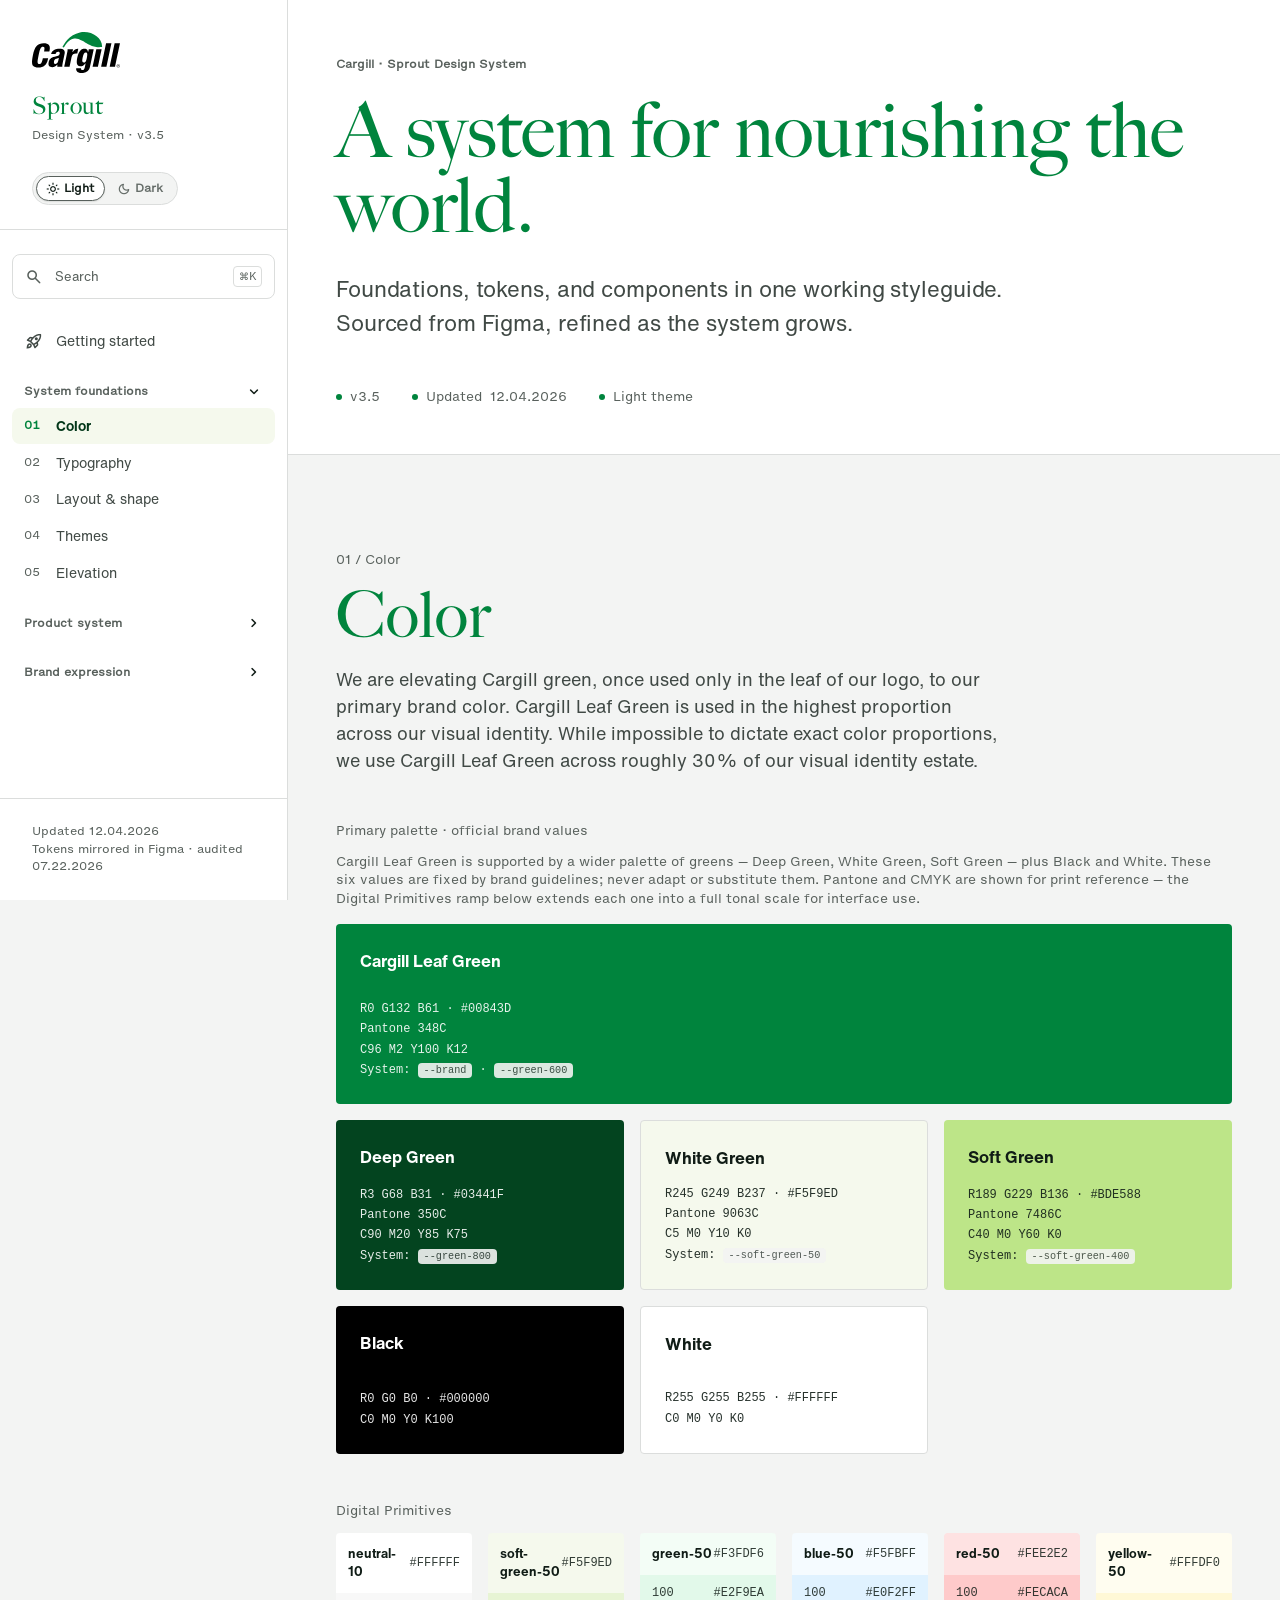
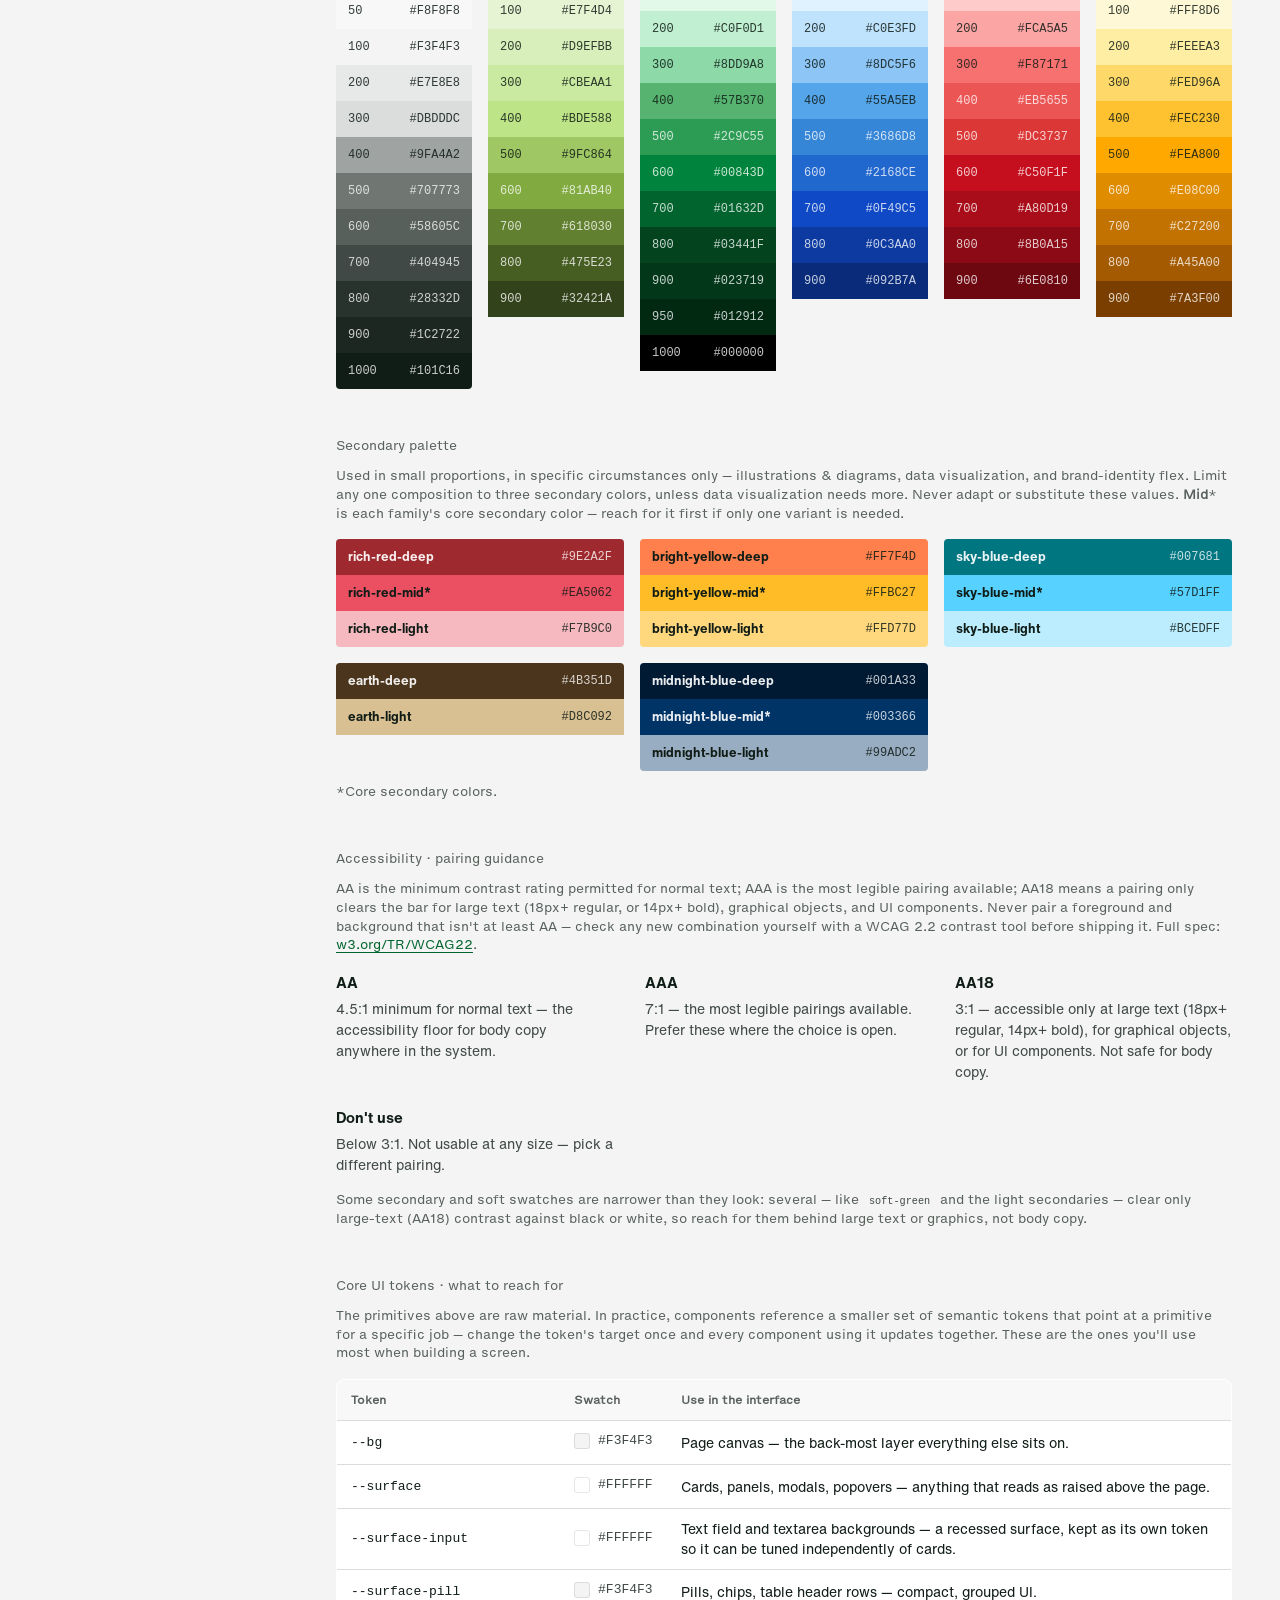
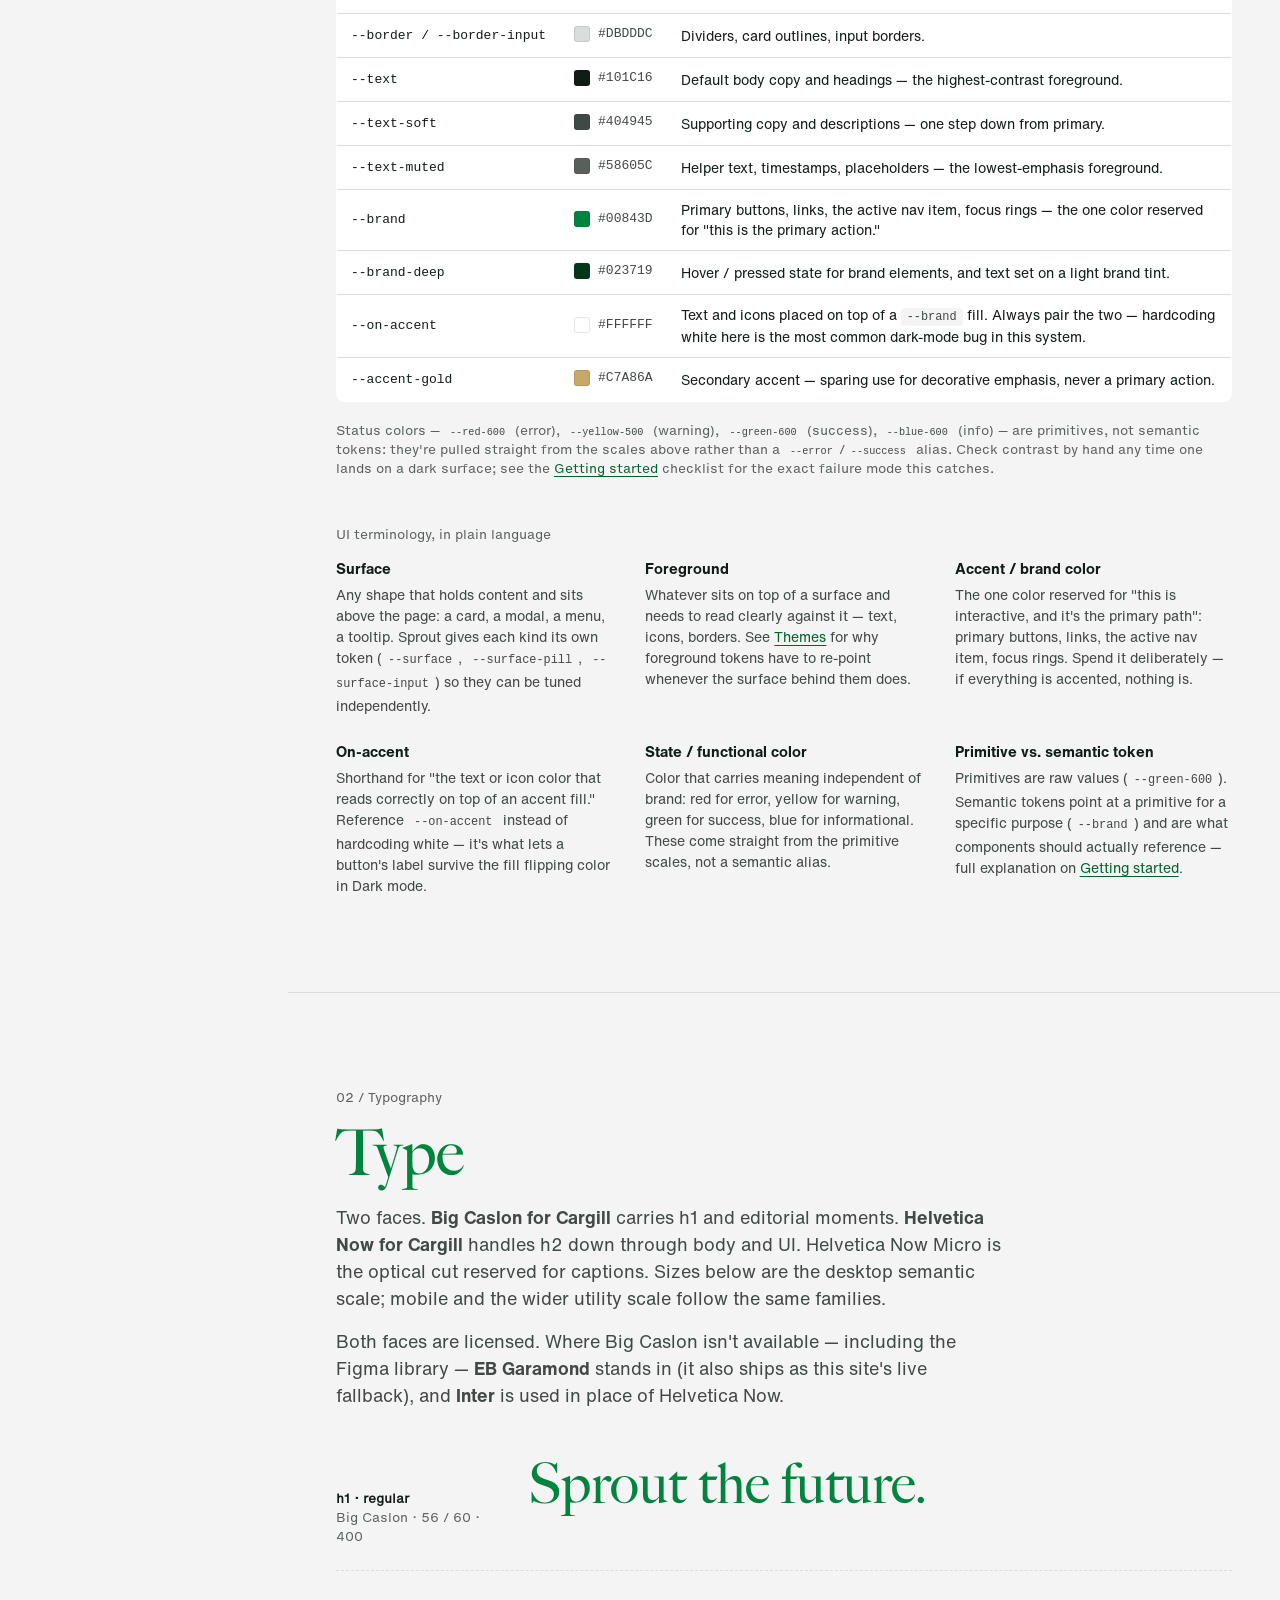
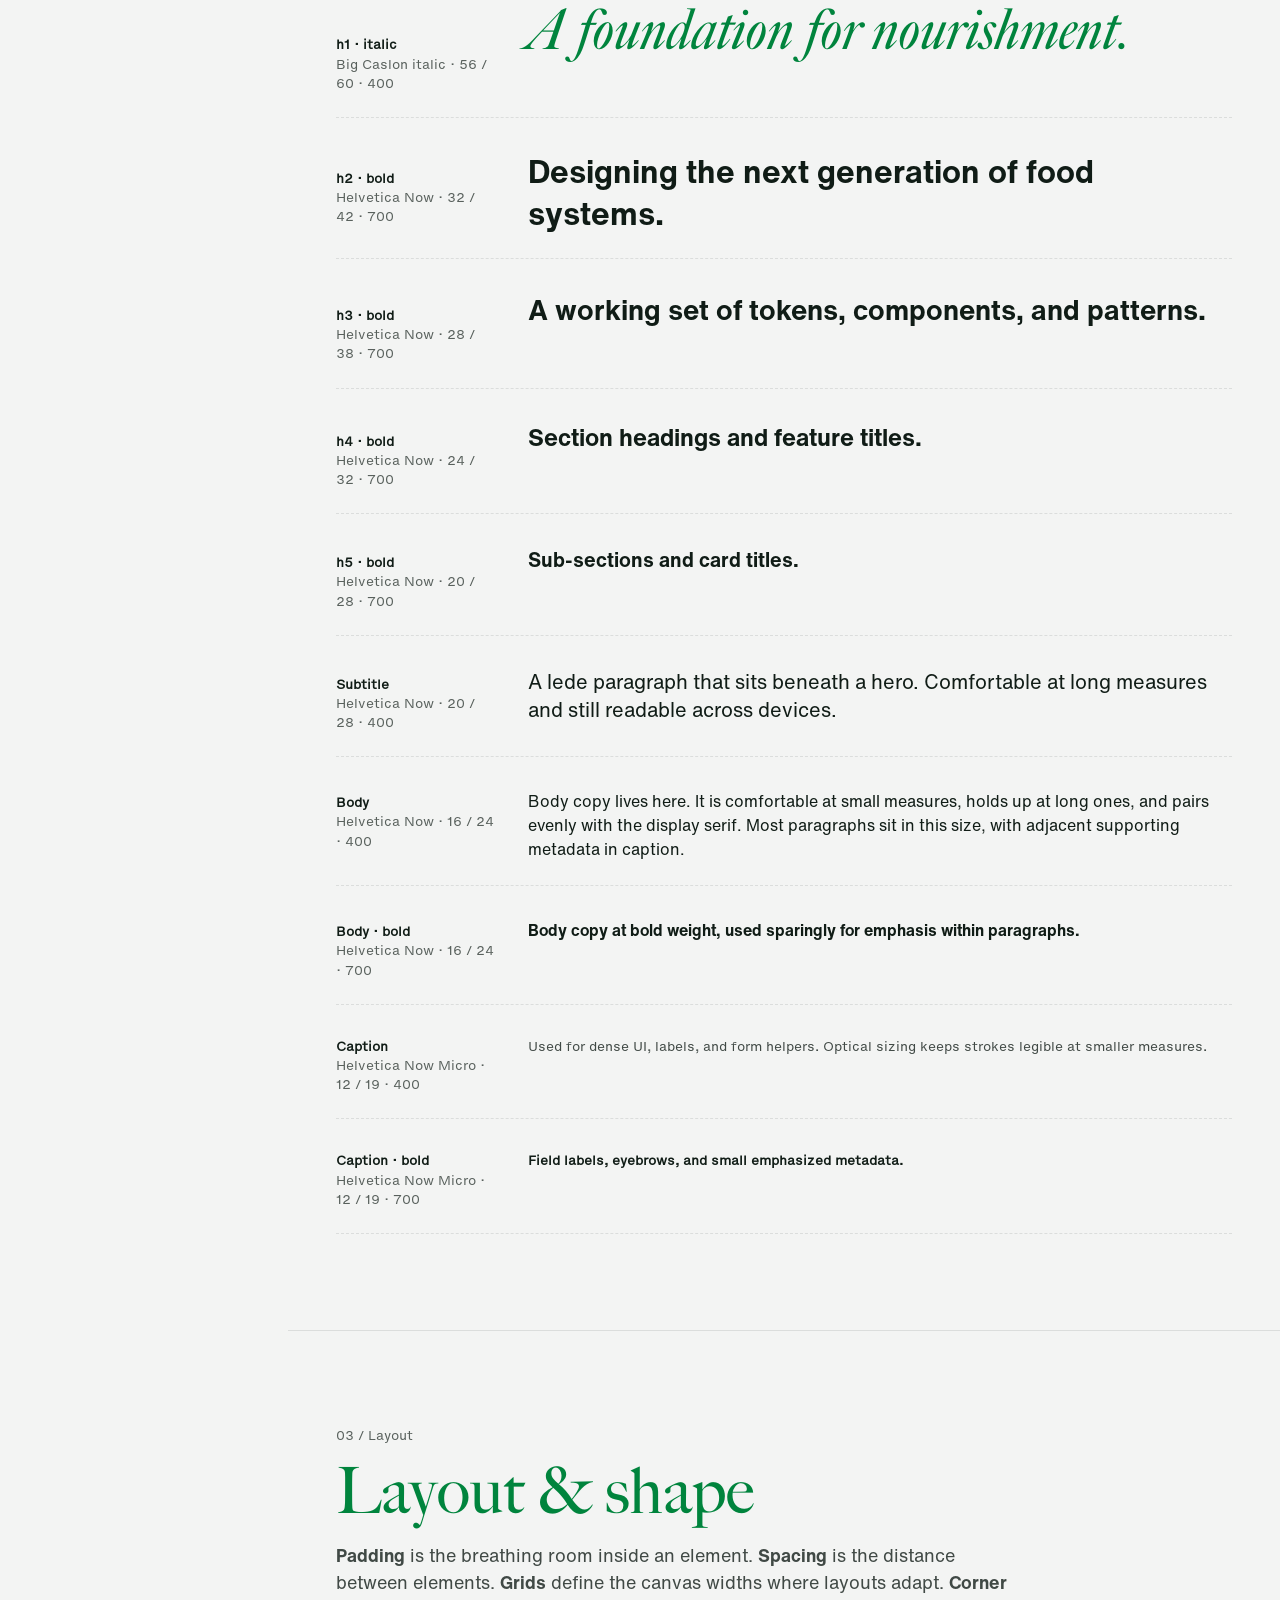
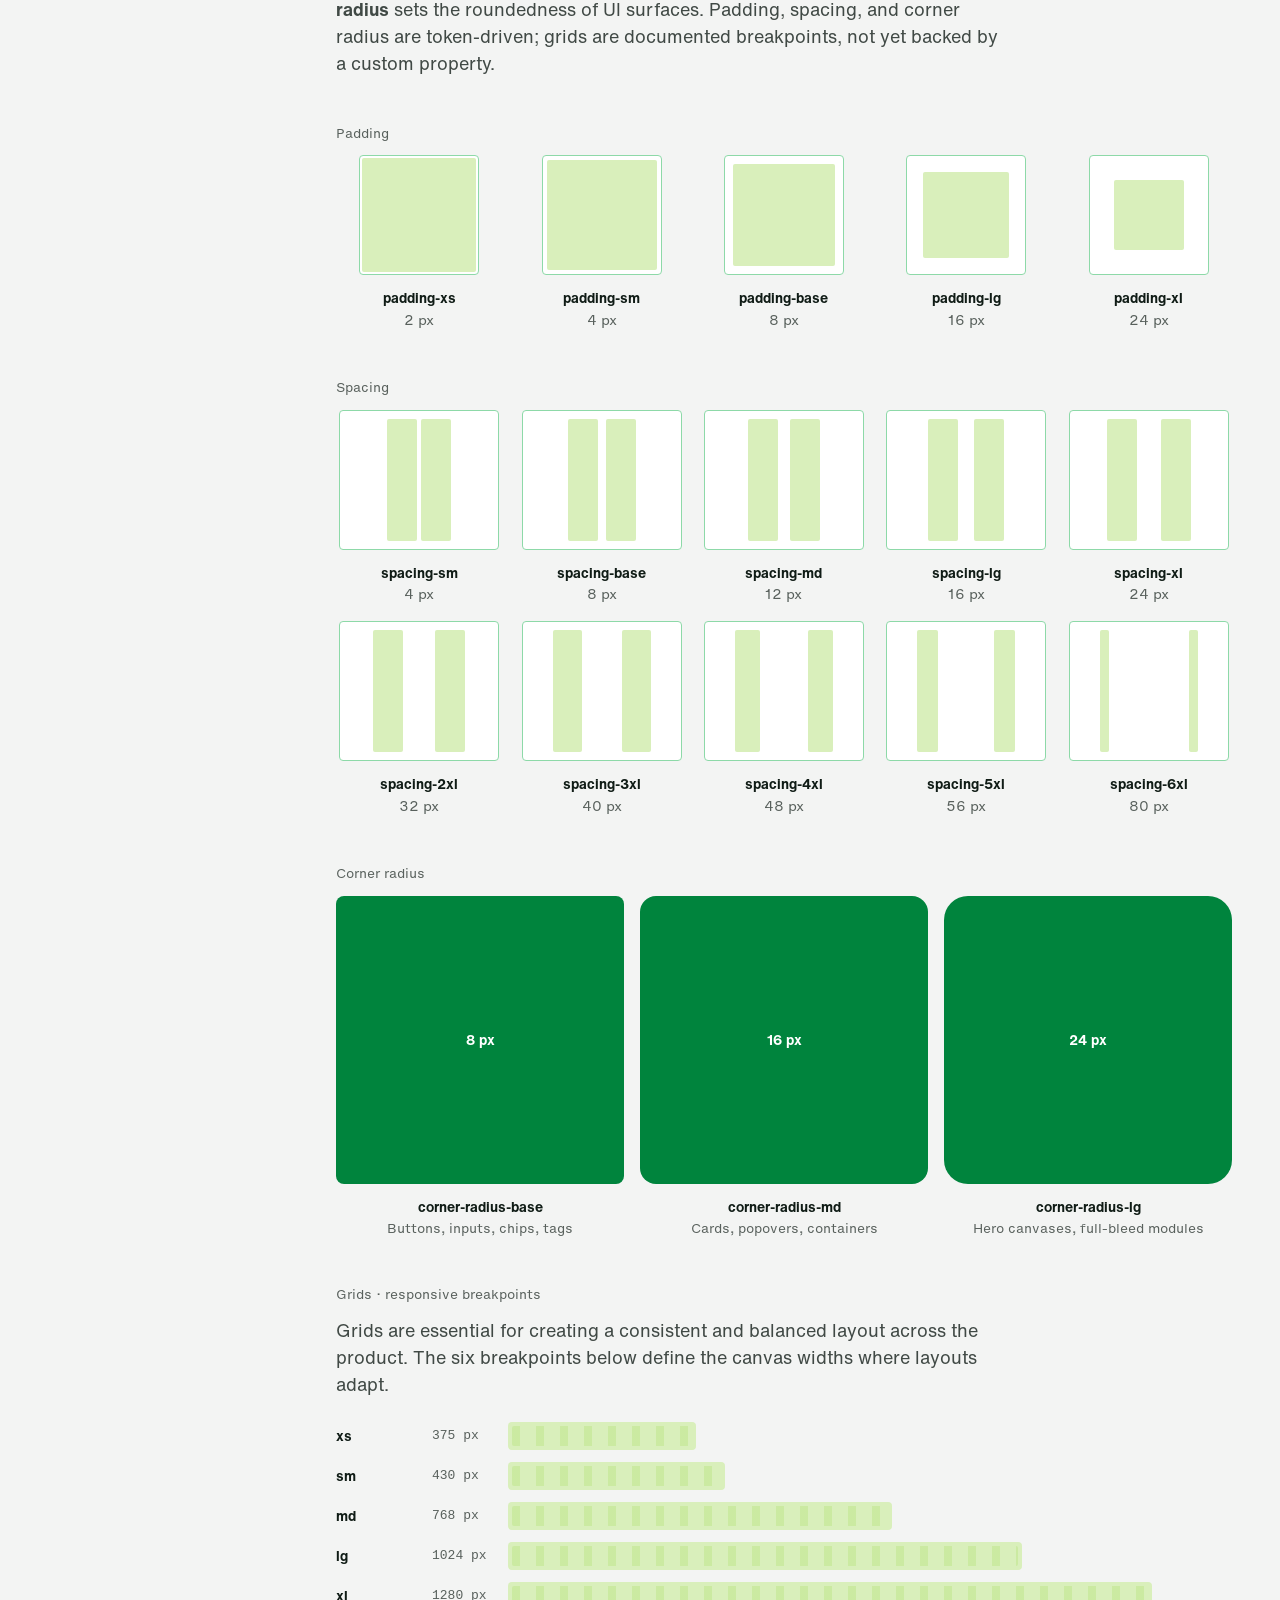
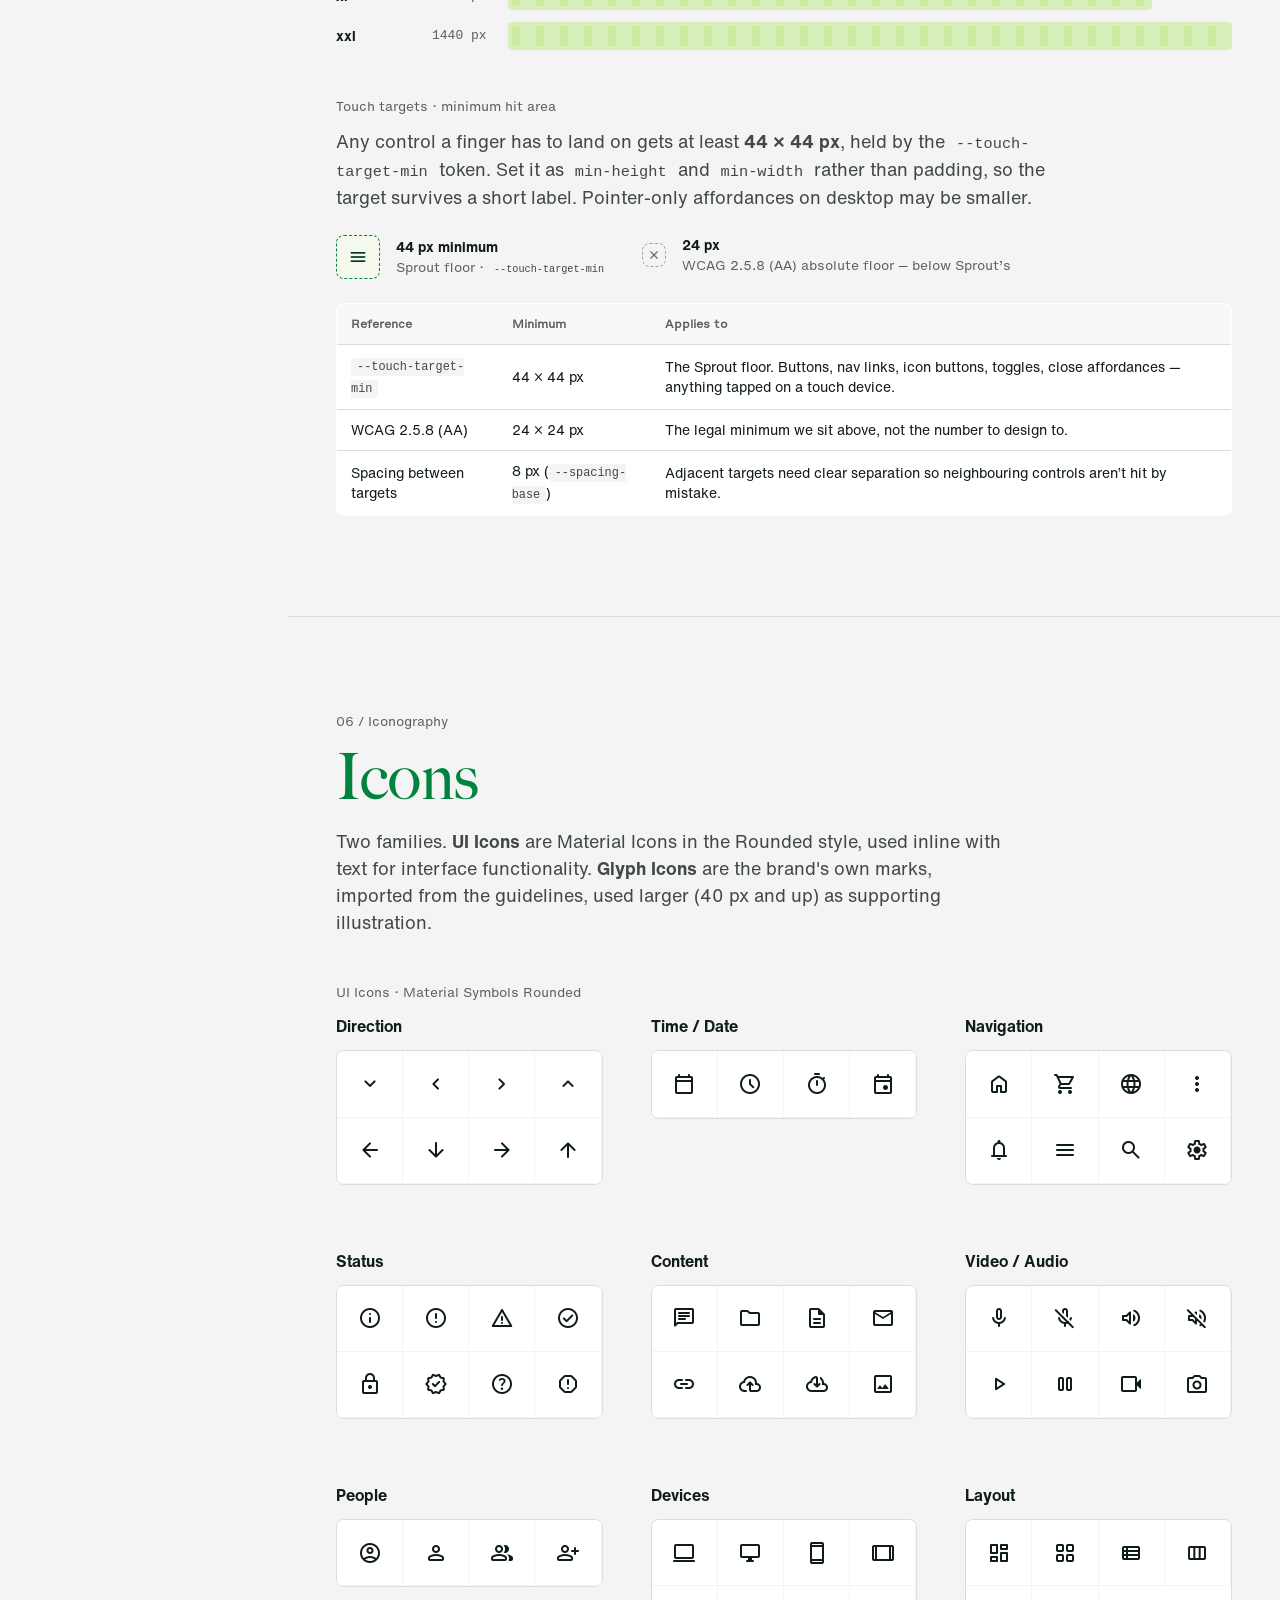
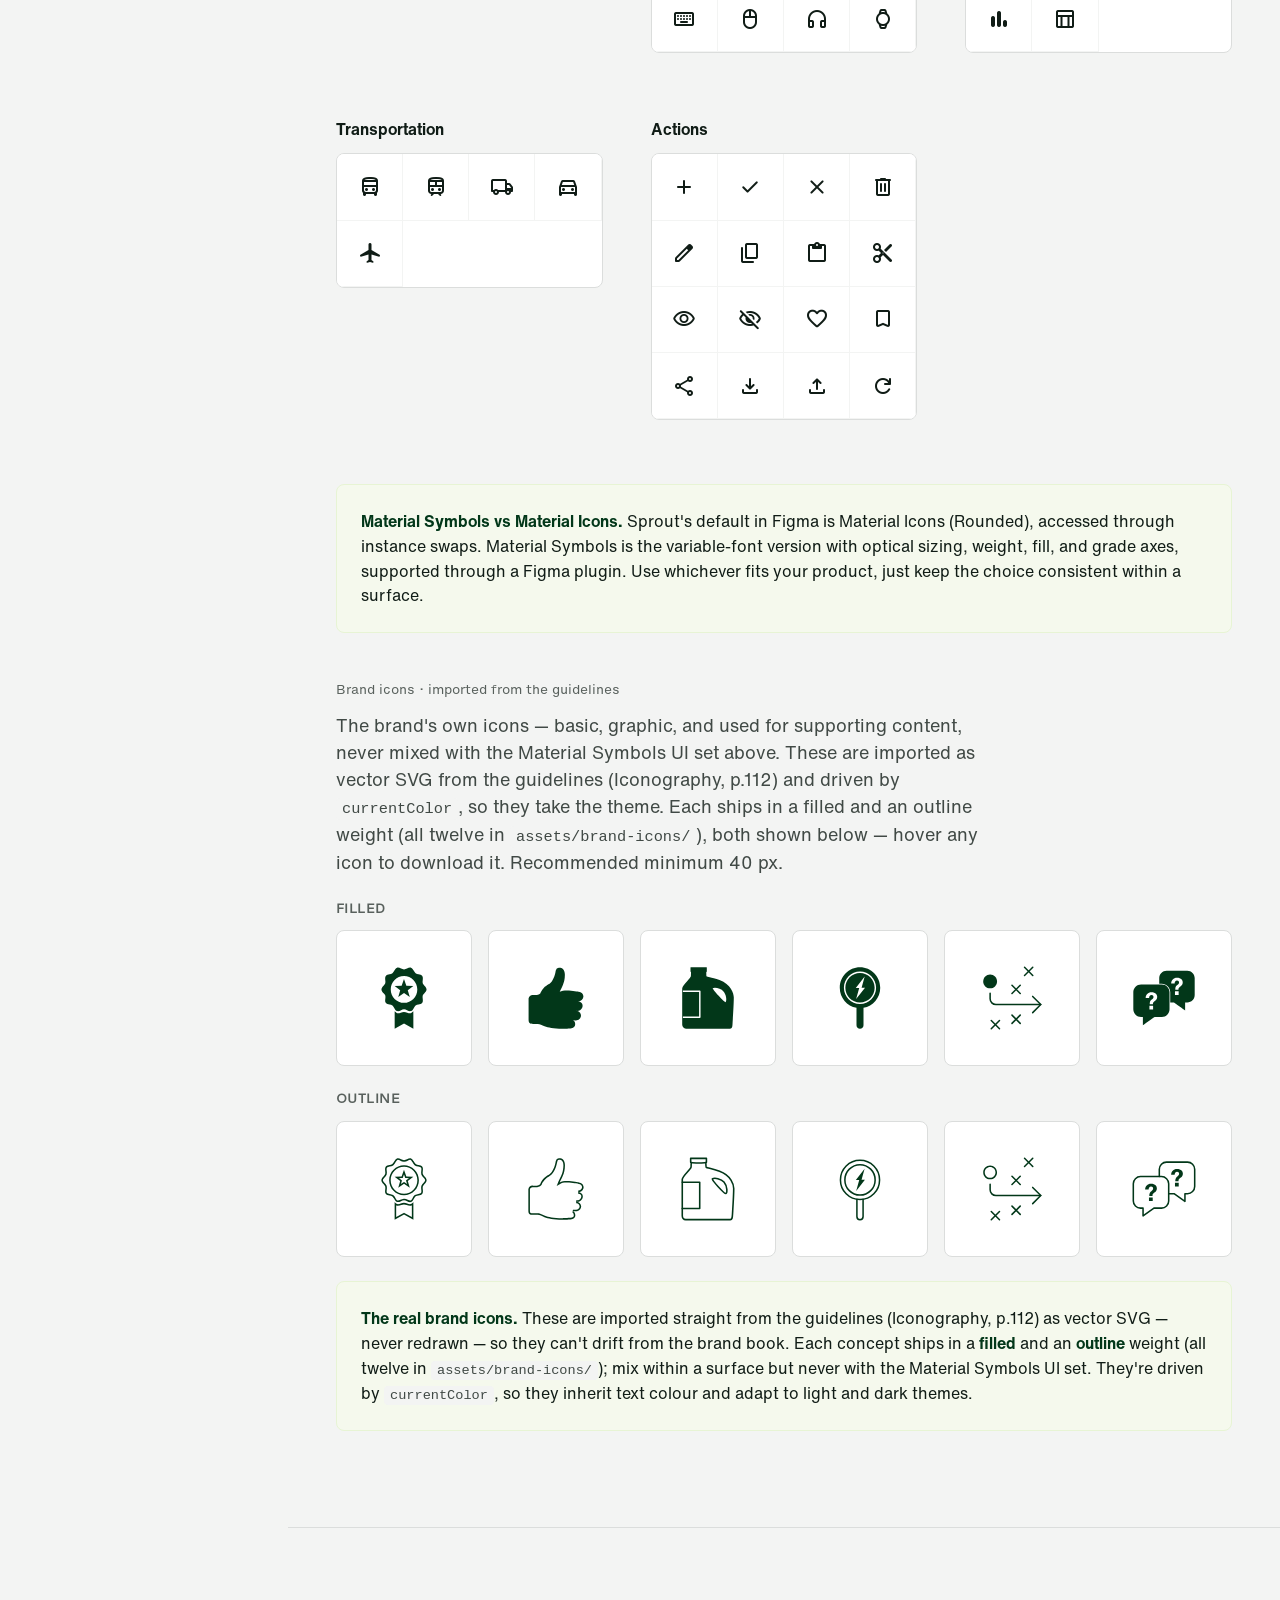
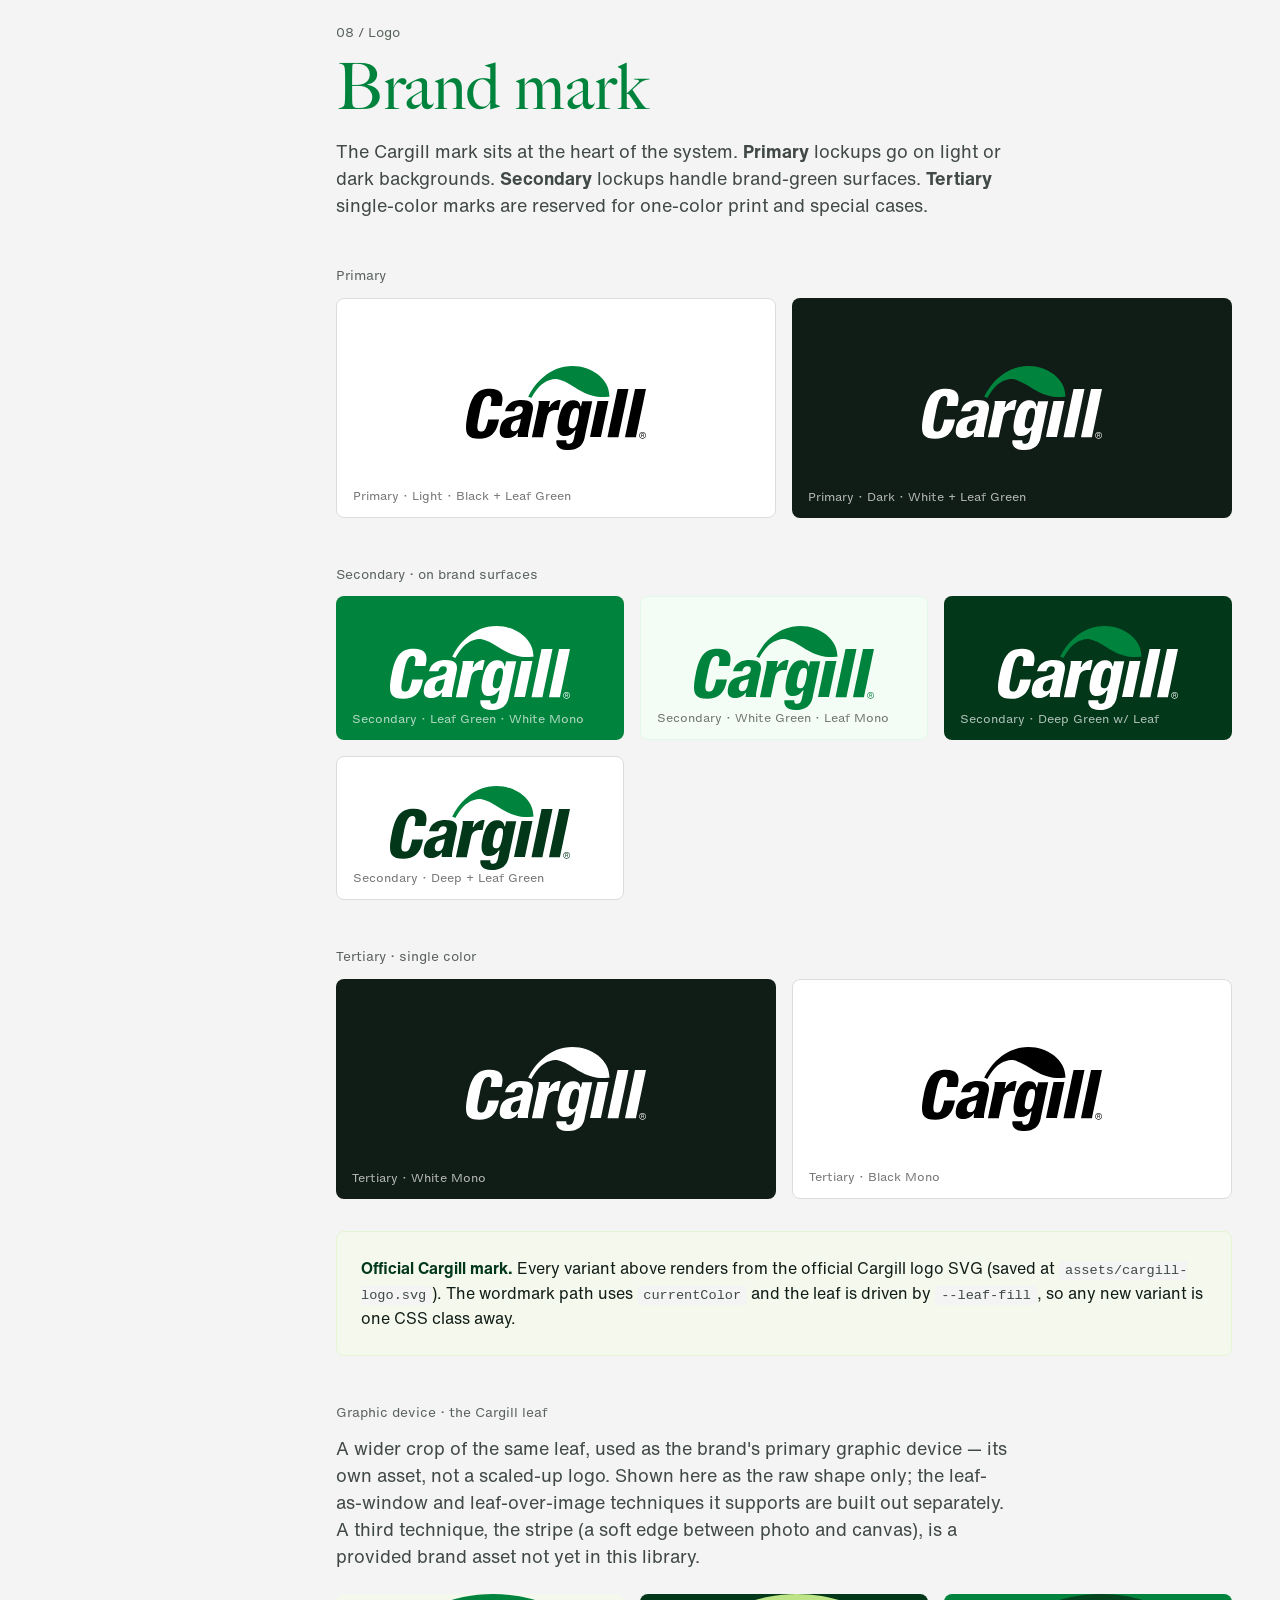
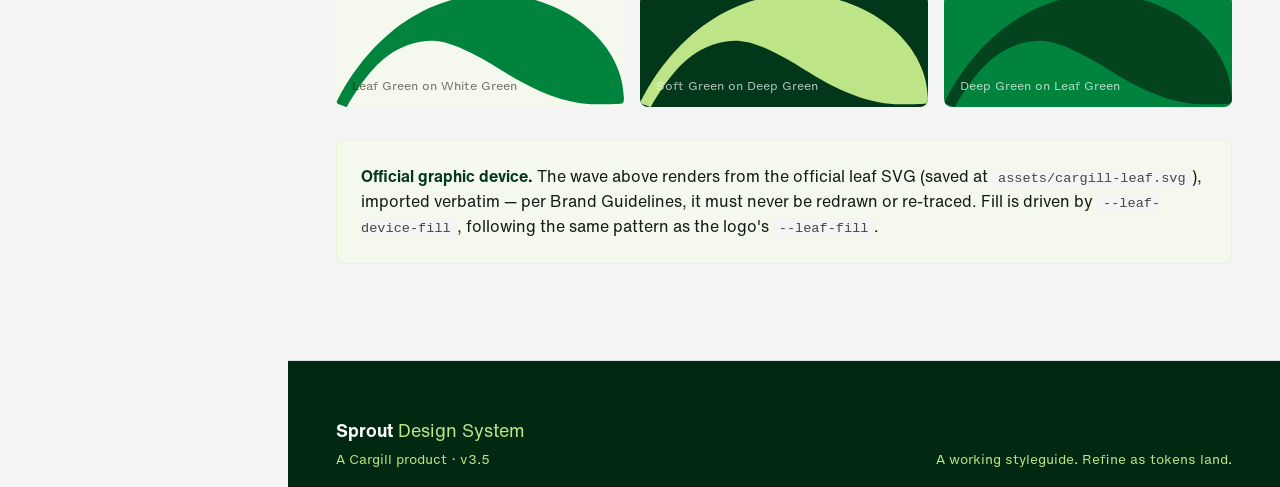
<file: index.html>
<!doctype html>
<html lang="en">
<head>
  <meta charset="utf-8" />
  <meta name="viewport" content="width=device-width, initial-scale=1" />
  <title>Sprout Design System</title>
  <link rel="preconnect" href="https://fonts.googleapis.com" />
  <link rel="preconnect" href="https://fonts.gstatic.com" crossorigin />
  <link rel="preload" href="Cargill%20Fonts/HelveticaNowForCargill.woff2" as="font" type="font/woff2" crossorigin />
  <link rel="preload" href="Cargill%20Fonts/BigCaslonForCargill.otf" as="font" type="font/otf" crossorigin />
  <link rel="stylesheet" href="https://fonts.googleapis.com/css2?family=Material+Symbols+Rounded:opsz,wght,FILL,GRAD@20..48,400..700,0..1,-25..0&display=block" />
  <link rel="stylesheet" href="https://fonts.googleapis.com/css2?family=EB+Garamond:ital@0;1&display=swap" />
  <link rel="stylesheet" href="styles.css" />
</head>
<body>
  <a class="skip-link" href="#main-content">Skip to content</a>

  <!-- Cargill logo SVG symbol. Wordmark paths use currentColor, leaf uses --leaf-fill. -->
  <svg width="0" height="0" style="position:absolute;overflow:hidden" aria-hidden="true" focusable="false">
    <symbol id="cargill-logo" viewBox="0 0 432 202">
      <g fill="currentColor">
        <path d="M423.825 174.37C422.325 174.37 420.925 173.97 419.725 173.27C418.425 172.57 417.525 171.57 416.725 170.37C416.025 169.17 415.625 167.87 415.625 166.37C415.625 164.87 416.025 163.57 416.725 162.37C417.425 161.17 418.425 160.17 419.725 159.47C421.025 158.77 422.325 158.37 423.825 158.37C425.325 158.37 426.725 158.77 427.925 159.47C429.125 160.17 430.125 161.17 430.925 162.37C431.625 163.57 432.025 164.87 432.025 166.37C432.025 167.87 431.625 169.17 430.925 170.37C430.225 171.57 429.225 172.57 427.925 173.27C426.625 173.97 425.325 174.37 423.825 174.37ZM423.825 173.07C425.125 173.07 426.225 172.77 427.325 172.17C428.325 171.57 429.225 170.77 429.825 169.77C430.425 168.77 430.725 167.57 430.725 166.37C430.725 165.17 430.425 163.97 429.825 162.97C429.225 161.97 428.425 161.17 427.325 160.57C426.225 159.97 425.125 159.67 423.825 159.67C422.525 159.67 421.425 159.97 420.325 160.57C419.225 161.17 418.425 161.97 417.825 162.97C417.225 163.97 416.925 165.17 416.925 166.37C416.925 167.57 417.225 168.77 417.825 169.77C418.425 170.77 419.225 171.57 420.325 172.17C421.425 172.77 422.625 173.07 423.825 173.07ZM420.725 170.67V161.97H424.325C424.925 161.97 425.425 162.07 425.925 162.27C426.325 162.47 426.725 162.77 426.925 163.07C427.125 163.47 427.325 163.87 427.325 164.37C427.325 164.77 427.225 165.17 427.125 165.47C426.925 165.77 426.725 166.07 426.425 166.27C426.125 166.47 425.625 166.57 425.125 166.67V166.27C425.625 166.27 425.925 166.37 426.225 166.57C426.525 166.67 426.725 166.87 426.925 167.17C427.025 167.47 427.125 167.77 427.225 168.17L427.325 169.57C427.325 169.87 427.425 170.07 427.425 170.27C427.525 170.47 427.625 170.67 427.725 170.77H426.525C426.425 170.67 426.325 170.47 426.325 170.27C426.225 170.07 426.225 169.87 426.225 169.57L426.125 168.47C426.125 168.07 426.025 167.87 425.925 167.67C425.825 167.47 425.725 167.37 425.425 167.27C425.225 167.17 424.925 167.17 424.625 167.17H421.225V165.97H424.525C424.925 165.97 425.225 165.87 425.425 165.77C425.725 165.67 425.825 165.47 426.025 165.27C426.225 165.07 426.225 164.77 426.225 164.47C426.225 164.17 426.125 163.87 426.025 163.67C425.925 163.47 425.725 163.27 425.425 163.17C425.125 163.07 424.825 162.97 424.425 162.97H421.425L421.925 162.47V170.67H420.725Z"/>
        <path d="M432.025 55.4702C431.125 59.6702 408.725 167.97 408.125 170.77C405.625 170.77 385.625 170.77 381.925 170.77C382.725 166.57 405.225 58.2702 405.725 55.4702C408.325 55.4702 428.325 55.4702 432.025 55.4702Z"/>
        <path d="M390.025 55.4702C389.125 59.6702 366.725 167.97 366.125 170.77C363.625 170.77 343.625 170.77 339.925 170.77C340.725 166.57 363.225 58.2702 363.725 55.4702C366.325 55.4702 386.325 55.4702 390.025 55.4702Z"/>
        <path d="M341.925 84.2702C341.025 88.4702 324.625 167.97 324.025 170.67C321.525 170.67 301.525 170.67 297.825 170.67C298.725 166.47 315.125 86.9702 315.725 84.2702C318.225 84.2702 338.225 84.2702 341.925 84.2702Z"/>
        <path d="M248.525 126.37C245.925 139.17 246.025 144.07 248.525 147.27C249.825 148.87 251.725 149.67 254.425 149.67C261.825 149.67 265.425 145.17 269.125 127.17C271.825 114.27 272.125 106.07 269.525 102.87C268.325 101.37 266.425 100.57 263.925 100.57C256.325 100.57 252.225 108.27 248.525 126.37ZM224.525 162.97C219.225 156.47 218.225 146.37 221.825 128.27C229.725 88.8702 244.725 81.9702 257.725 81.9702C263.925 81.9702 273.225 84.2702 274.325 95.1702L274.425 96.8702H276.225C276.225 96.8702 278.325 86.6702 278.825 84.3702C281.225 84.3702 299.425 84.3702 303.025 84.3702C302.125 88.5702 285.025 170.77 285.025 170.77C280.725 191.47 267.525 201.67 243.225 201.67C220.625 201.67 217.325 188.37 216.825 184.27C216.625 182.67 217.125 178.07 217.125 178.07C219.725 178.07 237.425 178.07 240.725 178.07C240.725 180.17 240.825 183.27 241.525 184.17C242.525 185.37 243.325 186.77 247.025 186.77C251.925 186.77 256.725 185.37 259.025 174.07L263.025 154.67H261.125L260.525 155.57C255.725 163.97 246.725 168.17 237.225 168.17C231.625 168.27 227.325 166.47 224.525 162.97Z"/>
        <path d="M224.725 81.8702C216.125 81.8702 205.925 87.8702 200.925 97.5702L200.425 98.5702H198.525C198.525 98.5702 200.825 87.4702 201.525 84.2702C201.025 84.2702 200.225 84.2702 199.225 84.2702C196.325 84.2702 177.925 84.2702 174.325 84.2702C174.425 85.3702 174.625 86.4702 174.625 87.7702C174.625 90.5702 174.225 93.7702 173.525 97.5702C168.725 121.07 159.025 167.57 158.425 170.77C162.125 170.77 182.125 170.77 184.625 170.77C186.225 162.67 194.425 123.07 194.425 123.07C196.925 111.17 203.825 105.67 216.325 105.67C218.525 105.67 220.425 105.77 222.225 106.07C222.825 103.27 226.525 85.5702 227.225 82.0702C226.025 81.8702 224.725 81.8702 224.725 81.8702Z"/>
        <path d="M131.725 127.17C131.725 127.17 131.225 127.57 130.325 127.97C128.725 128.57 125.225 129.17 123.125 129.67C121.425 130.07 119.525 130.57 117.525 131.47C112.025 133.77 109.325 137.57 107.825 144.47C107.025 148.47 107.525 151.87 109.325 154.07C110.625 155.67 112.625 156.57 115.025 156.57C124.725 156.57 127.725 147.27 129.225 140.27L131.725 127.17ZM132.025 81.8702C145.325 81.8702 153.425 84.1702 157.425 89.1702C159.625 91.8702 160.725 95.4702 160.825 100.07C160.825 102.67 160.525 105.47 159.825 108.57L150.725 152.57C149.525 158.67 148.725 163.27 148.725 167.17C148.725 168.37 148.825 169.57 149.025 170.57C145.325 170.57 126.925 170.57 124.125 170.57C124.125 170.27 124.125 170.07 124.125 169.77C124.125 167.97 124.225 165.97 124.425 163.97L124.725 160.37H123.325L122.825 161.17C118.325 168.37 108.125 172.87 99.4255 172.87C92.2255 172.87 87.0255 171.07 84.0255 167.37C80.8255 163.37 80.0255 157.07 81.7255 148.67C85.1255 132.27 92.6255 125.27 111.325 121.07L123.725 118.27C131.125 116.67 134.625 113.37 136.025 107.07C136.725 103.57 136.325 100.87 134.825 99.0702C133.425 97.3702 131.225 96.5702 128.225 96.5702C121.525 96.5702 118.025 99.9702 115.825 108.57C113.525 108.57 97.2255 108.57 93.6255 108.57C99.5255 85.4702 120.125 81.8702 132.025 81.8702Z"/>
        <path d="M5.12538 166.17C-1.37462 158.17 -1.67462 143.37 4.12538 115.17C13.5254 70.0702 26.9254 54.8702 57.5254 54.8702C69.7254 54.8702 78.3254 57.7702 83.0254 63.5702C86.0254 67.2702 87.6254 72.3702 87.6254 78.7702C87.6254 82.2702 87.2254 86.0702 86.3254 90.2702C86.3254 90.2702 85.5254 94.0702 85.0254 96.2702C82.5254 96.2702 59.2254 96.2702 59.2254 96.2702C59.2254 96.2702 61.1254 83.9702 61.1254 81.2702C61.1254 78.1702 61.0254 76.5702 59.8254 75.0702C58.6254 73.4702 56.8254 72.1702 54.0254 72.1702C42.6254 72.1702 38.8254 83.0702 32.3254 114.47C27.3254 138.87 25.4254 149.97 29.3254 154.77C30.8254 156.57 33.0254 157.47 36.1254 157.47C45.1254 157.47 48.6254 149.77 53.2254 128.37C55.6254 128.37 75.5254 128.37 79.2254 128.37C78.7254 130.87 77.8254 134.97 77.8254 134.97C72.4254 161.37 56.8254 174.77 31.8254 174.77C18.4254 174.67 9.92538 171.97 5.12538 166.17Z"/>
      </g>
      <path style="fill: var(--leaf-fill, #00843D)" d="M344.125 74.0702C344.125 74.0702 326.725 75.4702 314.625 73.7702C286.825 69.9702 261.025 50.7702 249.625 44.3702C224.825 30.5702 214.725 29.6702 201.925 33.3702C180.825 39.0702 168.525 56.3702 156.625 76.5702C154.325 75.4702 151.925 74.5702 149.425 73.9702C156.225 59.5702 182.125 13.0702 235.425 2.07022C288.925 -9.12978 346.225 26.5702 344.125 74.0702Z"/>
    </symbol>
    <!-- Cargill leaf graphic device — the wide "front door" crop used as the brand's primary
         graphic device (distinct from the small leaf glyph inside #cargill-logo above). Saved
         at assets/cargill-leaf.svg; imported verbatim, never redrawn. -->
    <symbol id="cargill-leaf-device" viewBox="0 0 1000 394">
      <path style="fill: var(--leaf-device-fill, #00843D)" d="M999.743 380.577C999.743 380.577 910.436 387.51 848.398 378.934C705.783 359.316 573.079 260.867 514.431 228.102C386.966 157.025 335.353 152.763 269.464 171.405C161.309 200.832 97.7301 289.677 36.7194 393.159C25.0616 387.459 12.6849 383.042 0 379.858C34.9219 305.7 167.677 67.2041 441.763 10.4559C716.208 -46.4976 1010.32 136.586 999.743 380.577Z"/>
    </symbol>
    <!-- Same leaf path as a clipPath, for the "leaf as window" technique — clips a photo to
         the leaf silhouette (.leaf-window). objectBoundingBox lets it scale to any element's
         box without a manual viewBox-to-pixel conversion. -->
    <clipPath id="cargill-leaf-clip" clipPathUnits="objectBoundingBox">
      <path d="M0.999743 0.966185C0.999743 0.966185 0.910436 0.983274 0.848398 0.961761C0.705783 0.912223 0.573079 0.662099 0.514431 0.578939C0.386966 0.398540 0.335353 0.387721 0.269464 0.435038C0.161309 0.509726 0.097730 0.735221 0.036719 0.997865C0.025062 0.983140 0.012685 0.972188 0 0.964102C0.034922 0.775888 0.167677 0.170569 0.441763 0.026538C0.716208 -0.117963 1.010320 0.346670 0.999743 0.966185Z"/>
    </clipPath>
  </svg>

  <div class="app-layout">

    <aside class="sidebar">
      <div class="sidebar-brand">
        <a href="index.html" style="text-decoration:none; display:block;"><svg class="cargill-logo cargill-logo--black" viewBox="0 0 432 202" role="img" aria-label="Cargill"><use href="#cargill-logo"/></svg></a>
        <span class="sidebar-brand-title">Sprout</span>
        <span class="sidebar-brand-tagline">Design System · <span class="js-version">v1.0</span></span>
        <div class="theme-toggle-row">
          <button type="button" id="theme-toggle" class="theme-toggle" role="switch" aria-checked="false" aria-label="Light mode">
            <span class="theme-toggle-track" aria-hidden="true">
              <span class="theme-toggle-thumb"></span>
              <span class="theme-toggle-opt theme-toggle-opt--light">
                <span class="material-symbols-rounded theme-toggle-glyph">light_mode</span>
                <span class="theme-toggle-opt-label">Light</span>
              </span>
              <span class="theme-toggle-opt theme-toggle-opt--dark">
                <span class="material-symbols-rounded theme-toggle-glyph">dark_mode</span>
                <span class="theme-toggle-opt-label">Dark</span>
              </span>
            </span>
          </button>
        </div>
      </div>

      <div class="sidebar-search">
        <button type="button" class="sidebar-search-trigger" id="search-trigger" aria-haspopup="dialog">
          <span class="material-symbols-rounded" aria-hidden="true">search</span>
          <span class="sidebar-search-trigger-label">Search</span>
          <span class="sidebar-search-kbd">⌘K</span>
        </button>
      </div>

      <nav class="sidebar-nav" aria-label="Design system sections">
        <a href="getting-started.html" class="sidebar-link"><span class="sidebar-link-num material-symbols-rounded" aria-hidden="true">rocket_launch</span><span>Getting started</span></a>
        <div class="sidebar-section" data-nav-group="foundations">
          <button type="button" class="sidebar-section-header" aria-expanded="true" aria-controls="nav-foundations">
            <span class="sidebar-section-title">System foundations</span>
            <span class="material-symbols-rounded sidebar-section-chevron" aria-hidden="true">expand_more</span>
          </button>
          <div class="sidebar-section-body" id="nav-foundations">
            <div class="sidebar-section-body-inner">
              <a href="#color" class="sidebar-link"><span class="sidebar-link-num">01</span><span>Color</span></a>
              <a href="#type" class="sidebar-link"><span class="sidebar-link-num">02</span><span>Typography</span></a>
              <a href="#space" class="sidebar-link"><span class="sidebar-link-num">03</span><span>Layout &amp; shape</span></a>
              <a href="system.html#themes" class="sidebar-link"><span class="sidebar-link-num">04</span><span>Themes</span></a>
              <a href="system.html#elevation" class="sidebar-link"><span class="sidebar-link-num">05</span><span>Elevation</span></a>
            </div>
          </div>
        </div>
        <div class="sidebar-section" data-nav-group="components">
          <button type="button" class="sidebar-section-header" aria-expanded="true" aria-controls="nav-components">
            <span class="sidebar-section-title">Product system</span>
            <span class="material-symbols-rounded sidebar-section-chevron" aria-hidden="true">expand_more</span>
          </button>
          <div class="sidebar-section-body" id="nav-components">
            <div class="sidebar-section-body-inner">
              <a href="#icons" class="sidebar-link"><span class="sidebar-link-num">06</span><span>Iconography</span></a>
              <a href="system.html#dataviz" class="sidebar-link"><span class="sidebar-link-num">07</span><span>Data visualization</span></a>
              <a href="forms.html" class="sidebar-link sidebar-group"><span class="sidebar-link-num">·</span><span>Forms &amp; inputs</span></a>
              <a href="content.html" class="sidebar-link sidebar-group"><span class="sidebar-link-num">·</span><span>Layout &amp; content</span></a>
              <a href="navigation.html" class="sidebar-link sidebar-group"><span class="sidebar-link-num">·</span><span>Navigation &amp; feedback</span></a>
            </div>
          </div>
        </div>
        <div class="sidebar-section" data-nav-group="brand">
          <button type="button" class="sidebar-section-header" aria-expanded="true" aria-controls="nav-brand">
            <span class="sidebar-section-title">Brand expression</span>
            <span class="material-symbols-rounded sidebar-section-chevron" aria-hidden="true">expand_more</span>
          </button>
          <div class="sidebar-section-body" id="nav-brand">
            <div class="sidebar-section-body-inner">
              <a href="#logo" class="sidebar-link"><span class="sidebar-link-num">08</span><span>Logo</span></a>
              <a href="system.html#brand-expression" class="sidebar-link"><span class="sidebar-link-num">09</span><span>Graphic language</span></a>
              <a href="system.html#illustration" class="sidebar-link"><span class="sidebar-link-num">10</span><span>Illustration &amp; diagrams</span></a>
              <a href="assets.html#registry" class="sidebar-link"><span class="sidebar-link-num">11</span><span>Approved assets</span></a>
            </div>
          </div>
        </div>
      </nav>


      <div class="sidebar-foot">
        Updated <span class="js-updated">2026.06.06</span><br>Tokens mirrored in Figma · audited 07.22.2026
      </div>
    </aside>

    <div class="app-main" id="main-content" tabindex="-1">
  <section class="hero">
    <div class="container">
      <p class="hero-eyebrow">Cargill · Sprout Design System</p>
      <h1 class="hero-title">A system for nourishing the world.</h1>
      <p class="hero-sub">Foundations, tokens, and components in one working styleguide. Sourced from Figma, refined as the system grows.</p>
      <div class="hero-meta">
        <span class="js-version">v1.0</span>
        <span>Updated <span class="js-updated">2026.06.06</span></span>
        <span class="theme-label">Light theme</span>
      </div>
    </div>
  </section>

  <main>

    <section class="block" id="color">
      <div class="container">
        <div class="section-head">
          <div>
            <p class="section-eyebrow">01 / Color</p>
            <h2 class="section-title">Color</h2>
          </div>
          <p class="section-lede">We are elevating Cargill green, once used only in the leaf of our logo, to our primary brand color. Cargill Leaf Green is used in the highest proportion across our visual identity. While impossible to dictate exact color proportions, we use Cargill Leaf Green across roughly 30% of our visual identity estate.</p>
        </div>

        <div class="scale-block">
          <p class="scale-label">Primary palette · official brand values</p>
          <p class="palette-note" style="margin-bottom: var(--space-4);">Cargill Leaf Green is supported by a wider palette of greens — Deep Green, White Green, Soft Green — plus Black and White. These six values are fixed by brand guidelines; never adapt or substitute them. Pantone and CMYK are shown for print reference — the Digital Primitives ramp below extends each one into a full tonal scale for interface use.</p>
          <div class="primary-swatch-grid">
            <div class="primary-swatch-card primary-swatch-card--leaf" style="background:#00843D; color:#FFFFFF;">
              <span class="primary-swatch-name">Cargill Leaf Green</span>
              <span class="primary-swatch-meta">R0 G132 B61 · #00843D<br>Pantone 348C<br>C96 M2 Y100 K12<br>System: <code>--brand</code> · <code>--green-600</code></span>
            </div>
            <div class="primary-swatch-card" style="background:#03441F; color:#FFFFFF;">
              <span class="primary-swatch-name">Deep Green</span>
              <span class="primary-swatch-meta">R3 G68 B31 · #03441F<br>Pantone 350C<br>C90 M20 Y85 K75<br>System: <code>--green-800</code></span>
            </div>
            <div class="primary-swatch-card" style="background:#F5F9ED; color:#101C16; border:1px solid #DBDDDC;">
              <span class="primary-swatch-name">White Green</span>
              <span class="primary-swatch-meta">R245 G249 B237 · #F5F9ED<br>Pantone 9063C<br>C5 M0 Y10 K0<br>System: <code>--soft-green-50</code></span>
            </div>
            <div class="primary-swatch-card" style="background:#BDE588; color:#101C16;">
              <span class="primary-swatch-name">Soft Green</span>
              <span class="primary-swatch-meta">R189 G229 B136 · #BDE588<br>Pantone 7486C<br>C40 M0 Y60 K0<br>System: <code>--soft-green-400</code></span>
            </div>
            <div class="primary-swatch-card" style="background:#000000; color:#FFFFFF;">
              <span class="primary-swatch-name">Black</span>
              <span class="primary-swatch-meta">R0 G0 B0 · #000000<br>C0 M0 Y0 K100</span>
            </div>
            <div class="primary-swatch-card" style="background:#FFFFFF; color:#101C16; border:1px solid #DBDDDC;">
              <span class="primary-swatch-name">White</span>
              <span class="primary-swatch-meta">R255 G255 B255 · #FFFFFF<br>C0 M0 Y0 K0</span>
            </div>
          </div>
        </div>

        <div class="scale-block">
          <p class="scale-label">Digital Primitives</p>
          <div class="palette-columns">
          <div class="palette-col">
            <div class="palette-swatch palette-swatch--header" style="background: #FFFFFF;">
              <span class="palette-swatch-name">neutral-10</span>
              <span class="palette-swatch-hex">#FFFFFF</span>
            </div>
            <div class="palette-swatch" style="background: #F8F8F8;">
              <span class="palette-swatch-step">50</span>
              <span class="palette-swatch-hex">#F8F8F8</span>
            </div>
            <div class="palette-swatch" style="background: #F3F4F3;">
              <span class="palette-swatch-step">100</span>
              <span class="palette-swatch-hex">#F3F4F3</span>
            </div>
            <div class="palette-swatch" style="background: #E7E8E8;">
              <span class="palette-swatch-step">200</span>
              <span class="palette-swatch-hex">#E7E8E8</span>
            </div>
            <div class="palette-swatch" style="background: #DBDDDC;">
              <span class="palette-swatch-step">300</span>
              <span class="palette-swatch-hex">#DBDDDC</span>
            </div>
            <div class="palette-swatch" style="background: #9FA4A2;">
              <span class="palette-swatch-step">400</span>
              <span class="palette-swatch-hex">#9FA4A2</span>
            </div>
            <div class="palette-swatch palette-swatch--dark" style="background: #707773;">
              <span class="palette-swatch-step">500</span>
              <span class="palette-swatch-hex">#707773</span>
            </div>
            <div class="palette-swatch palette-swatch--dark" style="background: #58605C;">
              <span class="palette-swatch-step">600</span>
              <span class="palette-swatch-hex">#58605C</span>
            </div>
            <div class="palette-swatch palette-swatch--dark" style="background: #404945;">
              <span class="palette-swatch-step">700</span>
              <span class="palette-swatch-hex">#404945</span>
            </div>
            <div class="palette-swatch palette-swatch--dark" style="background: #28332D;">
              <span class="palette-swatch-step">800</span>
              <span class="palette-swatch-hex">#28332D</span>
            </div>
            <div class="palette-swatch palette-swatch--dark" style="background: #1C2722;">
              <span class="palette-swatch-step">900</span>
              <span class="palette-swatch-hex">#1C2722</span>
            </div>
            <div class="palette-swatch palette-swatch--dark" style="background: #101C16;">
              <span class="palette-swatch-step">1000</span>
              <span class="palette-swatch-hex">#101C16</span>
            </div>
          </div>
          <div class="palette-col">
            <div class="palette-swatch palette-swatch--header" style="background: #F5F9ED;">
              <span class="palette-swatch-name">soft-green-50</span>
              <span class="palette-swatch-hex">#F5F9ED</span>
            </div>
            <div class="palette-swatch" style="background: #E7F4D4;">
              <span class="palette-swatch-step">100</span>
              <span class="palette-swatch-hex">#E7F4D4</span>
            </div>
            <div class="palette-swatch" style="background: #D9EFBB;">
              <span class="palette-swatch-step">200</span>
              <span class="palette-swatch-hex">#D9EFBB</span>
            </div>
            <div class="palette-swatch" style="background: #CBEAA1;">
              <span class="palette-swatch-step">300</span>
              <span class="palette-swatch-hex">#CBEAA1</span>
            </div>
            <div class="palette-swatch" style="background: #BDE588;">
              <span class="palette-swatch-step">400</span>
              <span class="palette-swatch-hex">#BDE588</span>
            </div>
            <div class="palette-swatch" style="background: #9FC864;">
              <span class="palette-swatch-step">500</span>
              <span class="palette-swatch-hex">#9FC864</span>
            </div>
            <div class="palette-swatch palette-swatch--dark" style="background: #81AB40;">
              <span class="palette-swatch-step">600</span>
              <span class="palette-swatch-hex">#81AB40</span>
            </div>
            <div class="palette-swatch palette-swatch--dark" style="background: #618030;">
              <span class="palette-swatch-step">700</span>
              <span class="palette-swatch-hex">#618030</span>
            </div>
            <div class="palette-swatch palette-swatch--dark" style="background: #475E23;">
              <span class="palette-swatch-step">800</span>
              <span class="palette-swatch-hex">#475E23</span>
            </div>
            <div class="palette-swatch palette-swatch--dark" style="background: #32421A;">
              <span class="palette-swatch-step">900</span>
              <span class="palette-swatch-hex">#32421A</span>
            </div>
          </div>
          <div class="palette-col">
            <div class="palette-swatch palette-swatch--header" style="background: #F3FDF6;">
              <span class="palette-swatch-name">green-50</span>
              <span class="palette-swatch-hex">#F3FDF6</span>
            </div>
            <div class="palette-swatch" style="background: #E2F9EA;">
              <span class="palette-swatch-step">100</span>
              <span class="palette-swatch-hex">#E2F9EA</span>
            </div>
            <div class="palette-swatch" style="background: #C0F0D1;">
              <span class="palette-swatch-step">200</span>
              <span class="palette-swatch-hex">#C0F0D1</span>
            </div>
            <div class="palette-swatch" style="background: #8DD9A8;">
              <span class="palette-swatch-step">300</span>
              <span class="palette-swatch-hex">#8DD9A8</span>
            </div>
            <div class="palette-swatch" style="background: #57B370;">
              <span class="palette-swatch-step">400</span>
              <span class="palette-swatch-hex">#57B370</span>
            </div>
            <div class="palette-swatch palette-swatch--dark" style="background: #2C9C55;">
              <span class="palette-swatch-step">500</span>
              <span class="palette-swatch-hex">#2C9C55</span>
            </div>
            <div class="palette-swatch palette-swatch--dark" style="background: #00843D;">
              <span class="palette-swatch-step">600</span>
              <span class="palette-swatch-hex">#00843D</span>
            </div>
            <div class="palette-swatch palette-swatch--dark" style="background: #01632D;">
              <span class="palette-swatch-step">700</span>
              <span class="palette-swatch-hex">#01632D</span>
            </div>
            <div class="palette-swatch palette-swatch--dark" style="background: #03441F;">
              <span class="palette-swatch-step">800</span>
              <span class="palette-swatch-hex">#03441F</span>
            </div>
            <div class="palette-swatch palette-swatch--dark" style="background: #023719;">
              <span class="palette-swatch-step">900</span>
              <span class="palette-swatch-hex">#023719</span>
            </div>
            <div class="palette-swatch palette-swatch--dark" style="background: #012912;">
              <span class="palette-swatch-step">950</span>
              <span class="palette-swatch-hex">#012912</span>
            </div>
            <div class="palette-swatch palette-swatch--dark" style="background: #000000;">
              <span class="palette-swatch-step">1000</span>
              <span class="palette-swatch-hex">#000000</span>
            </div>
          </div>
          <div class="palette-col">
            <div class="palette-swatch palette-swatch--header" style="background: #F5FBFF;">
              <span class="palette-swatch-name">blue-50</span>
              <span class="palette-swatch-hex">#F5FBFF</span>
            </div>
            <div class="palette-swatch" style="background: #E0F2FF;">
              <span class="palette-swatch-step">100</span>
              <span class="palette-swatch-hex">#E0F2FF</span>
            </div>
            <div class="palette-swatch" style="background: #C0E3FD;">
              <span class="palette-swatch-step">200</span>
              <span class="palette-swatch-hex">#C0E3FD</span>
            </div>
            <div class="palette-swatch" style="background: #8DC5F6;">
              <span class="palette-swatch-step">300</span>
              <span class="palette-swatch-hex">#8DC5F6</span>
            </div>
            <div class="palette-swatch" style="background: #55A5EB;">
              <span class="palette-swatch-step">400</span>
              <span class="palette-swatch-hex">#55A5EB</span>
            </div>
            <div class="palette-swatch palette-swatch--dark" style="background: #3686D8;">
              <span class="palette-swatch-step">500</span>
              <span class="palette-swatch-hex">#3686D8</span>
            </div>
            <div class="palette-swatch palette-swatch--dark" style="background: #2168CE;">
              <span class="palette-swatch-step">600</span>
              <span class="palette-swatch-hex">#2168CE</span>
            </div>
            <div class="palette-swatch palette-swatch--dark" style="background: #0F49C5;">
              <span class="palette-swatch-step">700</span>
              <span class="palette-swatch-hex">#0F49C5</span>
            </div>
            <div class="palette-swatch palette-swatch--dark" style="background: #0C3AA0;">
              <span class="palette-swatch-step">800</span>
              <span class="palette-swatch-hex">#0C3AA0</span>
            </div>
            <div class="palette-swatch palette-swatch--dark" style="background: #092B7A;">
              <span class="palette-swatch-step">900</span>
              <span class="palette-swatch-hex">#092B7A</span>
            </div>
          </div>
          <div class="palette-col">
            <div class="palette-swatch palette-swatch--header" style="background: #FEE2E2;">
              <span class="palette-swatch-name">red-50</span>
              <span class="palette-swatch-hex">#FEE2E2</span>
            </div>
            <div class="palette-swatch" style="background: #FECACA;">
              <span class="palette-swatch-step">100</span>
              <span class="palette-swatch-hex">#FECACA</span>
            </div>
            <div class="palette-swatch" style="background: #FCA5A5;">
              <span class="palette-swatch-step">200</span>
              <span class="palette-swatch-hex">#FCA5A5</span>
            </div>
            <div class="palette-swatch" style="background: #F87171;">
              <span class="palette-swatch-step">300</span>
              <span class="palette-swatch-hex">#F87171</span>
            </div>
            <div class="palette-swatch palette-swatch--dark" style="background: #EB5655;">
              <span class="palette-swatch-step">400</span>
              <span class="palette-swatch-hex">#EB5655</span>
            </div>
            <div class="palette-swatch palette-swatch--dark" style="background: #DC3737;">
              <span class="palette-swatch-step">500</span>
              <span class="palette-swatch-hex">#DC3737</span>
            </div>
            <div class="palette-swatch palette-swatch--dark" style="background: #C50F1F;">
              <span class="palette-swatch-step">600</span>
              <span class="palette-swatch-hex">#C50F1F</span>
            </div>
            <div class="palette-swatch palette-swatch--dark" style="background: #A80D19;">
              <span class="palette-swatch-step">700</span>
              <span class="palette-swatch-hex">#A80D19</span>
            </div>
            <div class="palette-swatch palette-swatch--dark" style="background: #8B0A15;">
              <span class="palette-swatch-step">800</span>
              <span class="palette-swatch-hex">#8B0A15</span>
            </div>
            <div class="palette-swatch palette-swatch--dark" style="background: #6E0810;">
              <span class="palette-swatch-step">900</span>
              <span class="palette-swatch-hex">#6E0810</span>
            </div>
          </div>
          <div class="palette-col">
            <div class="palette-swatch palette-swatch--header" style="background: #FFFDF0;">
              <span class="palette-swatch-name">yellow-50</span>
              <span class="palette-swatch-hex">#FFFDF0</span>
            </div>
            <div class="palette-swatch" style="background: #FFF8D6;">
              <span class="palette-swatch-step">100</span>
              <span class="palette-swatch-hex">#FFF8D6</span>
            </div>
            <div class="palette-swatch" style="background: #FEEEA3;">
              <span class="palette-swatch-step">200</span>
              <span class="palette-swatch-hex">#FEEEA3</span>
            </div>
            <div class="palette-swatch" style="background: #FED96A;">
              <span class="palette-swatch-step">300</span>
              <span class="palette-swatch-hex">#FED96A</span>
            </div>
            <div class="palette-swatch" style="background: #FEC230;">
              <span class="palette-swatch-step">400</span>
              <span class="palette-swatch-hex">#FEC230</span>
            </div>
            <div class="palette-swatch" style="background: #FEA800;">
              <span class="palette-swatch-step">500</span>
              <span class="palette-swatch-hex">#FEA800</span>
            </div>
            <div class="palette-swatch palette-swatch--dark" style="background: #E08C00;">
              <span class="palette-swatch-step">600</span>
              <span class="palette-swatch-hex">#E08C00</span>
            </div>
            <div class="palette-swatch palette-swatch--dark" style="background: #C27200;">
              <span class="palette-swatch-step">700</span>
              <span class="palette-swatch-hex">#C27200</span>
            </div>
            <div class="palette-swatch palette-swatch--dark" style="background: #A45A00;">
              <span class="palette-swatch-step">800</span>
              <span class="palette-swatch-hex">#A45A00</span>
            </div>
            <div class="palette-swatch palette-swatch--dark" style="background: #7A3F00;">
              <span class="palette-swatch-step">900</span>
              <span class="palette-swatch-hex">#7A3F00</span>
            </div>
          </div>
          </div>
        </div>

        <div class="scale-block">
          <p class="scale-label">Secondary palette</p>
          <p class="palette-note" style="margin-bottom: var(--space-4);">Used in small proportions, in specific circumstances only — illustrations &amp; diagrams, data visualization, and brand-identity flex. Limit any one composition to three secondary colors, unless data visualization needs more. Never adapt or substitute these values. <strong>Mid</strong>* is each family's core secondary color — reach for it first if only one variant is needed.</p>
          <div class="palette-pairs">
          <div class="palette-pair">
            <div class="palette-swatch palette-swatch--dark" style="background: #9E2A2F;">
              <span class="palette-swatch-name">rich-red-deep</span>
              <span class="palette-swatch-hex">#9E2A2F</span>
            </div>
            <div class="palette-swatch" style="background: #EA5062;">
              <span class="palette-swatch-name">rich-red-mid*</span>
              <span class="palette-swatch-hex">#EA5062</span>
            </div>
            <div class="palette-swatch" style="background: #F7B9C0;">
              <span class="palette-swatch-name">rich-red-light</span>
              <span class="palette-swatch-hex">#F7B9C0</span>
            </div>
          </div>
          <div class="palette-pair">
            <div class="palette-swatch" style="background: #FF7F4D;">
              <span class="palette-swatch-name">bright-yellow-deep</span>
              <span class="palette-swatch-hex">#FF7F4D</span>
            </div>
            <div class="palette-swatch" style="background: #FFBC27;">
              <span class="palette-swatch-name">bright-yellow-mid*</span>
              <span class="palette-swatch-hex">#FFBC27</span>
            </div>
            <div class="palette-swatch" style="background: #FFD77D;">
              <span class="palette-swatch-name">bright-yellow-light</span>
              <span class="palette-swatch-hex">#FFD77D</span>
            </div>
          </div>
          <div class="palette-pair">
            <div class="palette-swatch palette-swatch--dark" style="background: #007681;">
              <span class="palette-swatch-name">sky-blue-deep</span>
              <span class="palette-swatch-hex">#007681</span>
            </div>
            <div class="palette-swatch" style="background: #57D1FF;">
              <span class="palette-swatch-name">sky-blue-mid*</span>
              <span class="palette-swatch-hex">#57D1FF</span>
            </div>
            <div class="palette-swatch" style="background: #BCEDFF;">
              <span class="palette-swatch-name">sky-blue-light</span>
              <span class="palette-swatch-hex">#BCEDFF</span>
            </div>
          </div>
          <div class="palette-pair">
            <div class="palette-swatch palette-swatch--dark" style="background: #4B351D;">
              <span class="palette-swatch-name">earth-deep</span>
              <span class="palette-swatch-hex">#4B351D</span>
            </div>
            <div class="palette-swatch" style="background: #D8C092;">
              <span class="palette-swatch-name">earth-light</span>
              <span class="palette-swatch-hex">#D8C092</span>
            </div>
          </div>
          <div class="palette-pair">
            <div class="palette-swatch palette-swatch--dark" style="background: #001A33;">
              <span class="palette-swatch-name">midnight-blue-deep</span>
              <span class="palette-swatch-hex">#001A33</span>
            </div>
            <div class="palette-swatch palette-swatch--dark" style="background: #003366;">
              <span class="palette-swatch-name">midnight-blue-mid*</span>
              <span class="palette-swatch-hex">#003366</span>
            </div>
            <div class="palette-swatch" style="background: #99ADC2;">
              <span class="palette-swatch-name">midnight-blue-light</span>
              <span class="palette-swatch-hex">#99ADC2</span>
            </div>
          </div>
          </div>
          <p class="palette-note" style="margin-top: var(--space-3); margin-bottom: 0;">*Core secondary colors.</p>
        </div>

        <div class="scale-block">
          <p class="scale-label">Accessibility · pairing guidance</p>
          <p class="palette-note" style="margin-bottom: var(--space-4);">AA is the minimum contrast rating permitted for normal text; AAA is the most legible pairing available; AA18 means a pairing only clears the bar for large text (18px+ regular, or 14px+ bold), graphical objects, and UI components. Never pair a foreground and background that isn't at least AA — check any new combination yourself with a WCAG 2.2 contrast tool before shipping it. Full spec: <a href="https://www.w3.org/TR/WCAG22/">w3.org/TR/WCAG22</a>.</p>
          <dl class="term-grid">
            <div class="term-item">
              <dt>AA</dt>
              <dd>4.5:1 minimum for normal text — the accessibility floor for body copy anywhere in the system.</dd>
            </div>
            <div class="term-item">
              <dt>AAA</dt>
              <dd>7:1 — the most legible pairings available. Prefer these where the choice is open.</dd>
            </div>
            <div class="term-item">
              <dt>AA18</dt>
              <dd>3:1 — accessible only at large text (18px+ regular, 14px+ bold), for graphical objects, or for UI components. Not safe for body copy.</dd>
            </div>
            <div class="term-item">
              <dt>Don't use</dt>
              <dd>Below 3:1. Not usable at any size — pick a different pairing.</dd>
            </div>
          </dl>
          <p class="palette-note" style="margin-top: var(--space-4); margin-bottom: 0;">Some secondary and soft swatches are narrower than they look: several — like <code>soft-green</code> and the light secondaries — clear only large-text (AA18) contrast against black or white, so reach for them behind large text or graphics, not body copy.</p>
        </div>

        <div class="scale-block">
          <p class="scale-label" id="tokens-core-ui-label">Core UI tokens · what to reach for</p>
          <p class="palette-note" style="margin-bottom: var(--space-4);">The primitives above are raw material. In practice, components reference a smaller set of semantic tokens that point at a primitive for a specific job — change the token's target once and every component using it updates together. These are the ones you'll use most when building a screen.</p>
          <div class="token-table-scroll" tabindex="0" role="region" aria-labelledby="tokens-core-ui-label">
            <table class="token-table">
              <thead>
                <tr>
                  <th>Token</th>
                  <th>Swatch</th>
                  <th>Use in the interface</th>
                </tr>
              </thead>
              <tbody>
                <tr>
                  <td class="token-name">--bg</td>
                  <td><span class="token-swatch" style="--c:#F3F4F3">#F3F4F3</span></td>
                  <td>Page canvas — the back-most layer everything else sits on.</td>
                </tr>
                <tr>
                  <td class="token-name">--surface</td>
                  <td><span class="token-swatch" style="--c:#FFFFFF">#FFFFFF</span></td>
                  <td>Cards, panels, modals, popovers — anything that reads as raised above the page.</td>
                </tr>
                <tr>
                  <td class="token-name">--surface-input</td>
                  <td><span class="token-swatch" style="--c:#FFFFFF">#FFFFFF</span></td>
                  <td>Text field and textarea backgrounds — a recessed surface, kept as its own token so it can be tuned independently of cards.</td>
                </tr>
                <tr>
                  <td class="token-name">--surface-pill</td>
                  <td><span class="token-swatch" style="--c:#F3F4F3">#F3F4F3</span></td>
                  <td>Pills, chips, table header rows — compact, grouped UI.</td>
                </tr>
                <tr>
                  <td class="token-name">--border / --border-input</td>
                  <td><span class="token-swatch" style="--c:#DBDDDC">#DBDDDC</span></td>
                  <td>Dividers, card outlines, input borders.</td>
                </tr>
                <tr>
                  <td class="token-name">--text</td>
                  <td><span class="token-swatch" style="--c:#101C16">#101C16</span></td>
                  <td>Default body copy and headings — the highest-contrast foreground.</td>
                </tr>
                <tr>
                  <td class="token-name">--text-soft</td>
                  <td><span class="token-swatch" style="--c:#404945">#404945</span></td>
                  <td>Supporting copy and descriptions — one step down from primary.</td>
                </tr>
                <tr>
                  <td class="token-name">--text-muted</td>
                  <td><span class="token-swatch" style="--c:#58605C">#58605C</span></td>
                  <td>Helper text, timestamps, placeholders — the lowest-emphasis foreground.</td>
                </tr>
                <tr>
                  <td class="token-name">--brand</td>
                  <td><span class="token-swatch" style="--c:#00843D">#00843D</span></td>
                  <td>Primary buttons, links, the active nav item, focus rings — the one color reserved for "this is the primary action."</td>
                </tr>
                <tr>
                  <td class="token-name">--brand-deep</td>
                  <td><span class="token-swatch" style="--c:#023719">#023719</span></td>
                  <td>Hover / pressed state for brand elements, and text set on a light brand tint.</td>
                </tr>
                <tr>
                  <td class="token-name">--on-accent</td>
                  <td><span class="token-swatch" style="--c:#FFFFFF">#FFFFFF</span></td>
                  <td>Text and icons placed on top of a <code>--brand</code> fill. Always pair the two — hardcoding white here is the most common dark-mode bug in this system.</td>
                </tr>
                <tr>
                  <td class="token-name">--accent-gold</td>
                  <td><span class="token-swatch" style="--c:#C7A86A">#C7A86A</span></td>
                  <td>Secondary accent — sparing use for decorative emphasis, never a primary action.</td>
                </tr>
              </tbody>
            </table>
          </div>
          <p class="palette-note" style="margin-top: var(--space-4); margin-bottom: 0;">Status colors — <code>--red-600</code> (error), <code>--yellow-500</code> (warning), <code>--green-600</code> (success), <code>--blue-600</code> (info) — are primitives, not semantic tokens: they're pulled straight from the scales above rather than a <code>--error</code>/<code>--success</code> alias. Check contrast by hand any time one lands on a dark surface; see the <a href="getting-started.html">Getting started</a> checklist for the exact failure mode this catches.</p>
        </div>

        <div class="scale-block">
          <p class="scale-label">UI terminology, in plain language</p>
          <dl class="term-grid">
            <div class="term-item">
              <dt>Surface</dt>
              <dd>Any shape that holds content and sits above the page: a card, a modal, a menu, a tooltip. Sprout gives each kind its own token (<code>--surface</code>, <code>--surface-pill</code>, <code>--surface-input</code>) so they can be tuned independently.</dd>
            </div>
            <div class="term-item">
              <dt>Foreground</dt>
              <dd>Whatever sits on top of a surface and needs to read clearly against it — text, icons, borders. See <a href="system.html#themes">Themes</a> for why foreground tokens have to re-point whenever the surface behind them does.</dd>
            </div>
            <div class="term-item">
              <dt>Accent / brand color</dt>
              <dd>The one color reserved for "this is interactive, and it's the primary path": primary buttons, links, the active nav item, focus rings. Spend it deliberately — if everything is accented, nothing is.</dd>
            </div>
            <div class="term-item">
              <dt>On-accent</dt>
              <dd>Shorthand for "the text or icon color that reads correctly on top of an accent fill." Reference <code>--on-accent</code> instead of hardcoding white — it's what lets a button's label survive the fill flipping color in Dark mode.</dd>
            </div>
            <div class="term-item">
              <dt>State / functional color</dt>
              <dd>Color that carries meaning independent of brand: red for error, yellow for warning, green for success, blue for informational. These come straight from the primitive scales, not a semantic alias.</dd>
            </div>
            <div class="term-item">
              <dt>Primitive vs. semantic token</dt>
              <dd>Primitives are raw values (<code>--green-600</code>). Semantic tokens point at a primitive for a specific purpose (<code>--brand</code>) and are what components should actually reference — full explanation on <a href="getting-started.html">Getting started</a>.</dd>
            </div>
          </dl>
        </div>
      </div>
    </section>

    <section class="block" id="type">
      <div class="container">
        <div class="section-head">
          <div>
            <p class="section-eyebrow">02 / Typography</p>
            <h2 class="section-title">Type</h2>
          </div>
          <p class="section-lede">Two faces. <strong>Big Caslon for Cargill</strong> carries h1 and editorial moments. <strong>Helvetica Now for Cargill</strong> handles h2 down through body and UI. Helvetica Now Micro is the optical cut reserved for captions. Sizes below are the desktop semantic scale; mobile and the wider utility scale follow the same families.</p>
          <p class="section-lede">Both faces are licensed. Where Big Caslon isn't available — including the Figma library — <strong>EB Garamond</strong> stands in (it also ships as this site's live fallback), and <strong>Inter</strong> is used in place of Helvetica Now.</p>
        </div>

        <div class="type-stack">

          <div class="type-row">
            <div class="type-meta"><strong>h1 · regular</strong>Big Caslon · 56 / 60 · 400</div>
            <div class="type-h1">Sprout the future.</div>
          </div>

          <div class="type-row">
            <div class="type-meta"><strong>h1 · italic</strong>Big Caslon italic · 56 / 60 · 400</div>
            <div class="type-h1-italic">A foundation for nourishment.</div>
          </div>

          <div class="type-row">
            <div class="type-meta"><strong>h2 · bold</strong>Helvetica Now · 32 / 42 · 700</div>
            <div class="type-h2">Designing the next generation of food systems.</div>
          </div>

          <div class="type-row">
            <div class="type-meta"><strong>h3 · bold</strong>Helvetica Now · 28 / 38 · 700</div>
            <div class="type-h3">A working set of tokens, components, and patterns.</div>
          </div>

          <div class="type-row">
            <div class="type-meta"><strong>h4 · bold</strong>Helvetica Now · 24 / 32 · 700</div>
            <div class="type-h4">Section headings and feature titles.</div>
          </div>

          <div class="type-row">
            <div class="type-meta"><strong>h5 · bold</strong>Helvetica Now · 20 / 28 · 700</div>
            <div class="type-h5">Sub‑sections and card titles.</div>
          </div>

          <div class="type-row">
            <div class="type-meta"><strong>Subtitle</strong>Helvetica Now · 20 / 28 · 400</div>
            <div class="type-subtitle">A lede paragraph that sits beneath a hero. Comfortable at long measures and still readable across devices.</div>
          </div>

          <div class="type-row">
            <div class="type-meta"><strong>Body</strong>Helvetica Now · 16 / 24 · 400</div>
            <div class="type-body">Body copy lives here. It is comfortable at small measures, holds up at long ones, and pairs evenly with the display serif. Most paragraphs sit in this size, with adjacent supporting metadata in caption.</div>
          </div>

          <div class="type-row">
            <div class="type-meta"><strong>Body · bold</strong>Helvetica Now · 16 / 24 · 700</div>
            <div class="type-body-bold">Body copy at bold weight, used sparingly for emphasis within paragraphs.</div>
          </div>

          <div class="type-row">
            <div class="type-meta"><strong>Caption</strong>Helvetica Now Micro · 12 / 19 · 400</div>
            <div class="type-caption">Used for dense UI, labels, and form helpers. Optical sizing keeps strokes legible at smaller measures.</div>
          </div>

          <div class="type-row">
            <div class="type-meta"><strong>Caption · bold</strong>Helvetica Now Micro · 12 / 19 · 700</div>
            <div class="type-caption-bold">Field labels, eyebrows, and small emphasized metadata.</div>
          </div>

        </div>
      </div>
    </section>

    <section class="block" id="space">
      <div class="container">
        <div class="section-head">
          <div>
            <p class="section-eyebrow">03 / Layout</p>
            <h2 class="section-title">Layout &amp; shape</h2>
          </div>
          <p class="section-lede"><strong>Padding</strong> is the breathing room inside an element. <strong>Spacing</strong> is the distance between elements. <strong>Grids</strong> define the canvas widths where layouts adapt. <strong>Corner radius</strong> sets the roundedness of UI surfaces. Padding, spacing, and corner radius are token‑driven; grids are documented breakpoints, not yet backed by a custom property.</p>
        </div>

        <div class="scale-block">
          <p class="scale-label">Padding</p>
          <div class="pad-grid">
            <div class="pad-card"><div class="pad-box" style="--pad:2px"><div class="pad-box-inner"></div></div><div class="pad-meta">padding-xs<span>2 px</span></div></div>
            <div class="pad-card"><div class="pad-box" style="--pad:4px"><div class="pad-box-inner"></div></div><div class="pad-meta">padding-sm<span>4 px</span></div></div>
            <div class="pad-card"><div class="pad-box" style="--pad:8px"><div class="pad-box-inner"></div></div><div class="pad-meta">padding-base<span>8 px</span></div></div>
            <div class="pad-card"><div class="pad-box" style="--pad:16px"><div class="pad-box-inner"></div></div><div class="pad-meta">padding-lg<span>16 px</span></div></div>
            <div class="pad-card"><div class="pad-box" style="--pad:24px"><div class="pad-box-inner"></div></div><div class="pad-meta">padding-xl<span>24 px</span></div></div>
          </div>
        </div>

        <div class="scale-block">
          <p class="scale-label">Spacing</p>
          <div class="spacing-grid">
            <div class="spacing-card"><div class="spacing-box" style="--gap:4px"><span class="spacing-bar"></span><span class="spacing-bar"></span></div><div class="spacing-meta">spacing-sm<span>4 px</span></div></div>
            <div class="spacing-card"><div class="spacing-box" style="--gap:8px"><span class="spacing-bar"></span><span class="spacing-bar"></span></div><div class="spacing-meta">spacing-base<span>8 px</span></div></div>
            <div class="spacing-card"><div class="spacing-box" style="--gap:12px"><span class="spacing-bar"></span><span class="spacing-bar"></span></div><div class="spacing-meta">spacing-md<span>12 px</span></div></div>
            <div class="spacing-card"><div class="spacing-box" style="--gap:16px"><span class="spacing-bar"></span><span class="spacing-bar"></span></div><div class="spacing-meta">spacing-lg<span>16 px</span></div></div>
            <div class="spacing-card"><div class="spacing-box" style="--gap:24px"><span class="spacing-bar"></span><span class="spacing-bar"></span></div><div class="spacing-meta">spacing-xl<span>24 px</span></div></div>
            <div class="spacing-card"><div class="spacing-box" style="--gap:32px"><span class="spacing-bar"></span><span class="spacing-bar"></span></div><div class="spacing-meta">spacing-2xl<span>32 px</span></div></div>
            <div class="spacing-card"><div class="spacing-box" style="--gap:40px"><span class="spacing-bar"></span><span class="spacing-bar"></span></div><div class="spacing-meta">spacing-3xl<span>40 px</span></div></div>
            <div class="spacing-card"><div class="spacing-box" style="--gap:48px"><span class="spacing-bar"></span><span class="spacing-bar"></span></div><div class="spacing-meta">spacing-4xl<span>48 px</span></div></div>
            <div class="spacing-card"><div class="spacing-box" style="--gap:56px"><span class="spacing-bar"></span><span class="spacing-bar"></span></div><div class="spacing-meta">spacing-5xl<span>56 px</span></div></div>
            <div class="spacing-card"><div class="spacing-box" style="--gap:80px"><span class="spacing-bar"></span><span class="spacing-bar"></span></div><div class="spacing-meta">spacing-6xl<span>80 px</span></div></div>
          </div>
        </div>

        <div class="scale-block">
          <p class="scale-label">Corner radius</p>
          <div class="radius-grid">
            <div class="radius-card">
              <div class="radius-box radius-box--base">8 px</div>
              <div class="radius-meta"><strong>corner-radius-base</strong><span>Buttons, inputs, chips, tags</span></div>
            </div>
            <div class="radius-card">
              <div class="radius-box radius-box--md">16 px</div>
              <div class="radius-meta"><strong>corner-radius-md</strong><span>Cards, popovers, containers</span></div>
            </div>
            <div class="radius-card">
              <div class="radius-box radius-box--lg">24 px</div>
              <div class="radius-meta"><strong>corner-radius-lg</strong><span>Hero canvases, full‑bleed modules</span></div>
            </div>
          </div>
        </div>

        <div class="scale-block">
          <p class="scale-label">Grids · responsive breakpoints</p>
          <p class="section-lede" style="max-width: 56ch; margin-bottom: var(--space-5);">Grids are essential for creating a consistent and balanced layout across the product. The six breakpoints below define the canvas widths where layouts adapt.</p>
          <div class="grid-stack">
            <div class="grid-card"><span class="grid-name">xs</span><span class="grid-width">375 px</span><div class="grid-bar" style="width: 26%"></div></div>
            <div class="grid-card"><span class="grid-name">sm</span><span class="grid-width">430 px</span><div class="grid-bar" style="width: 30%"></div></div>
            <div class="grid-card"><span class="grid-name">md</span><span class="grid-width">768 px</span><div class="grid-bar" style="width: 53%"></div></div>
            <div class="grid-card"><span class="grid-name">lg</span><span class="grid-width">1024 px</span><div class="grid-bar" style="width: 71%"></div></div>
            <div class="grid-card"><span class="grid-name">xl</span><span class="grid-width">1280 px</span><div class="grid-bar" style="width: 89%"></div></div>
            <div class="grid-card"><span class="grid-name">xxl</span><span class="grid-width">1440 px</span><div class="grid-bar" style="width: 100%"></div></div>
          </div>
        </div>

        <div class="scale-block">
          <p class="scale-label">Touch targets · minimum hit area</p>
          <p class="section-lede" style="max-width: 60ch; margin-bottom: var(--space-5);">Any control a finger has to land on gets at least <strong>44&nbsp;&times;&nbsp;44&nbsp;px</strong>, held by the <code>--touch-target-min</code> token. Set it as <code>min-height</code> and <code>min-width</code> rather than padding, so the target survives a short label. Pointer-only affordances on desktop may be smaller.</p>
          <div class="touch-target-demo">
            <div class="touch-target-figure">
              <span class="touch-target-box">
                <span class="touch-target-icon material-symbols-rounded" aria-hidden="true">menu</span>
              </span>
              <span class="touch-target-caption">44 px minimum<br><span>Sprout floor · <code>--touch-target-min</code></span></span>
            </div>
            <div class="touch-target-figure">
              <span class="touch-target-box touch-target-box--min">
                <span class="touch-target-icon material-symbols-rounded" aria-hidden="true">close</span>
              </span>
              <span class="touch-target-caption">24 px<br><span>WCAG 2.5.8 (AA) absolute floor — below Sprout&rsquo;s</span></span>
            </div>
          </div>
          <div class="token-table-scroll" tabindex="0" role="region" aria-label="Touch target minimums" style="margin-top: var(--space-5);">
            <table class="token-table">
              <thead>
                <tr><th>Reference</th><th>Minimum</th><th>Applies to</th></tr>
              </thead>
              <tbody>
                <tr><td><code>--touch-target-min</code></td><td>44 &times; 44 px</td><td>The Sprout floor. Buttons, nav links, icon buttons, toggles, close affordances — anything tapped on a touch device.</td></tr>
                <tr><td>WCAG 2.5.8 (AA)</td><td>24 &times; 24 px</td><td>The legal minimum we sit above, not the number to design to.</td></tr>
                <tr><td>Spacing between targets</td><td>8 px (<code>--spacing-base</code>)</td><td>Adjacent targets need clear separation so neighbouring controls aren&rsquo;t hit by mistake.</td></tr>
              </tbody>
            </table>
          </div>
        </div>
      </div>
    </section>

    <section class="block" id="icons">
      <div class="container">
        <div class="section-head">
          <div>
            <p class="section-eyebrow">06 / Iconography</p>
            <h2 class="section-title">Icons</h2>
          </div>
          <p class="section-lede">Two families. <strong>UI Icons</strong> are Material Icons in the Rounded style, used inline with text for interface functionality. <strong>Glyph Icons</strong> are the brand's own marks, imported from the guidelines, used larger (40 px and up) as supporting illustration.</p>
        </div>

        <div class="scale-block">
          <p class="scale-label">UI Icons · Material Symbols Rounded</p>
          <div class="icon-columns">

            <div class="icon-cat">
              <p class="icon-cat-title">Direction</p>
              <div class="icon-grid">
                <span class="icon-cell" data-name="expand_more"><span class="material-symbols-rounded">expand_more</span></span>
                <span class="icon-cell" data-name="chevron_left"><span class="material-symbols-rounded">chevron_left</span></span>
                <span class="icon-cell" data-name="chevron_right"><span class="material-symbols-rounded">chevron_right</span></span>
                <span class="icon-cell" data-name="expand_less"><span class="material-symbols-rounded">expand_less</span></span>
                <span class="icon-cell" data-name="arrow_back"><span class="material-symbols-rounded">arrow_back</span></span>
                <span class="icon-cell" data-name="arrow_downward"><span class="material-symbols-rounded">arrow_downward</span></span>
                <span class="icon-cell" data-name="arrow_forward"><span class="material-symbols-rounded">arrow_forward</span></span>
                <span class="icon-cell" data-name="arrow_upward"><span class="material-symbols-rounded">arrow_upward</span></span>
              </div>
            </div>

            <div class="icon-cat">
              <p class="icon-cat-title">Time / Date</p>
              <div class="icon-grid">
                <span class="icon-cell" data-name="calendar_today"><span class="material-symbols-rounded">calendar_today</span></span>
                <span class="icon-cell" data-name="schedule"><span class="material-symbols-rounded">schedule</span></span>
                <span class="icon-cell" data-name="timer"><span class="material-symbols-rounded">timer</span></span>
                <span class="icon-cell" data-name="event"><span class="material-symbols-rounded">event</span></span>
              </div>
            </div>

            <div class="icon-cat">
              <p class="icon-cat-title">Navigation</p>
              <div class="icon-grid">
                <span class="icon-cell" data-name="home"><span class="material-symbols-rounded">home</span></span>
                <span class="icon-cell" data-name="shopping_cart"><span class="material-symbols-rounded">shopping_cart</span></span>
                <span class="icon-cell" data-name="language"><span class="material-symbols-rounded">language</span></span>
                <span class="icon-cell" data-name="more_vert"><span class="material-symbols-rounded">more_vert</span></span>
                <span class="icon-cell" data-name="notifications"><span class="material-symbols-rounded">notifications</span></span>
                <span class="icon-cell" data-name="menu"><span class="material-symbols-rounded">menu</span></span>
                <span class="icon-cell" data-name="search"><span class="material-symbols-rounded">search</span></span>
                <span class="icon-cell" data-name="settings"><span class="material-symbols-rounded">settings</span></span>
              </div>
            </div>

            <div class="icon-cat">
              <p class="icon-cat-title">Status</p>
              <div class="icon-grid">
                <span class="icon-cell" data-name="info"><span class="material-symbols-rounded">info</span></span>
                <span class="icon-cell" data-name="error"><span class="material-symbols-rounded">error</span></span>
                <span class="icon-cell" data-name="warning"><span class="material-symbols-rounded">warning</span></span>
                <span class="icon-cell" data-name="check_circle"><span class="material-symbols-rounded">check_circle</span></span>
                <span class="icon-cell" data-name="lock"><span class="material-symbols-rounded">lock</span></span>
                <span class="icon-cell" data-name="verified"><span class="material-symbols-rounded">verified</span></span>
                <span class="icon-cell" data-name="help"><span class="material-symbols-rounded">help</span></span>
                <span class="icon-cell" data-name="report"><span class="material-symbols-rounded">report</span></span>
              </div>
            </div>

            <div class="icon-cat">
              <p class="icon-cat-title">Content</p>
              <div class="icon-grid">
                <span class="icon-cell" data-name="chat"><span class="material-symbols-rounded">chat</span></span>
                <span class="icon-cell" data-name="folder"><span class="material-symbols-rounded">folder</span></span>
                <span class="icon-cell" data-name="description"><span class="material-symbols-rounded">description</span></span>
                <span class="icon-cell" data-name="mail"><span class="material-symbols-rounded">mail</span></span>
                <span class="icon-cell" data-name="link"><span class="material-symbols-rounded">link</span></span>
                <span class="icon-cell" data-name="cloud_upload"><span class="material-symbols-rounded">cloud_upload</span></span>
                <span class="icon-cell" data-name="cloud_download"><span class="material-symbols-rounded">cloud_download</span></span>
                <span class="icon-cell" data-name="image"><span class="material-symbols-rounded">image</span></span>
              </div>
            </div>

            <div class="icon-cat">
              <p class="icon-cat-title">Video / Audio</p>
              <div class="icon-grid">
                <span class="icon-cell" data-name="mic"><span class="material-symbols-rounded">mic</span></span>
                <span class="icon-cell" data-name="mic_off"><span class="material-symbols-rounded">mic_off</span></span>
                <span class="icon-cell" data-name="volume_up"><span class="material-symbols-rounded">volume_up</span></span>
                <span class="icon-cell" data-name="volume_off"><span class="material-symbols-rounded">volume_off</span></span>
                <span class="icon-cell" data-name="play_arrow"><span class="material-symbols-rounded">play_arrow</span></span>
                <span class="icon-cell" data-name="pause"><span class="material-symbols-rounded">pause</span></span>
                <span class="icon-cell" data-name="videocam"><span class="material-symbols-rounded">videocam</span></span>
                <span class="icon-cell" data-name="photo_camera"><span class="material-symbols-rounded">photo_camera</span></span>
              </div>
            </div>

            <div class="icon-cat">
              <p class="icon-cat-title">People</p>
              <div class="icon-grid">
                <span class="icon-cell" data-name="account_circle"><span class="material-symbols-rounded">account_circle</span></span>
                <span class="icon-cell" data-name="person"><span class="material-symbols-rounded">person</span></span>
                <span class="icon-cell" data-name="group"><span class="material-symbols-rounded">group</span></span>
                <span class="icon-cell" data-name="person_add"><span class="material-symbols-rounded">person_add</span></span>
              </div>
            </div>

            <div class="icon-cat">
              <p class="icon-cat-title">Devices</p>
              <div class="icon-grid">
                <span class="icon-cell" data-name="computer"><span class="material-symbols-rounded">computer</span></span>
                <span class="icon-cell" data-name="desktop_windows"><span class="material-symbols-rounded">desktop_windows</span></span>
                <span class="icon-cell" data-name="smartphone"><span class="material-symbols-rounded">smartphone</span></span>
                <span class="icon-cell" data-name="tablet"><span class="material-symbols-rounded">tablet</span></span>
                <span class="icon-cell" data-name="keyboard"><span class="material-symbols-rounded">keyboard</span></span>
                <span class="icon-cell" data-name="mouse"><span class="material-symbols-rounded">mouse</span></span>
                <span class="icon-cell" data-name="headphones"><span class="material-symbols-rounded">headphones</span></span>
                <span class="icon-cell" data-name="watch"><span class="material-symbols-rounded">watch</span></span>
              </div>
            </div>

            <div class="icon-cat">
              <p class="icon-cat-title">Layout</p>
              <div class="icon-grid">
                <span class="icon-cell" data-name="dashboard"><span class="material-symbols-rounded">dashboard</span></span>
                <span class="icon-cell" data-name="grid_view"><span class="material-symbols-rounded">grid_view</span></span>
                <span class="icon-cell" data-name="view_list"><span class="material-symbols-rounded">view_list</span></span>
                <span class="icon-cell" data-name="view_column"><span class="material-symbols-rounded">view_column</span></span>
                <span class="icon-cell" data-name="bar_chart"><span class="material-symbols-rounded">bar_chart</span></span>
                <span class="icon-cell" data-name="table_chart"><span class="material-symbols-rounded">table_chart</span></span>
              </div>
            </div>

            <div class="icon-cat">
              <p class="icon-cat-title">Transportation</p>
              <div class="icon-grid">
                <span class="icon-cell" data-name="directions_bus"><span class="material-symbols-rounded">directions_bus</span></span>
                <span class="icon-cell" data-name="train"><span class="material-symbols-rounded">train</span></span>
                <span class="icon-cell" data-name="local_shipping"><span class="material-symbols-rounded">local_shipping</span></span>
                <span class="icon-cell" data-name="directions_car"><span class="material-symbols-rounded">directions_car</span></span>
                <span class="icon-cell" data-name="flight"><span class="material-symbols-rounded">flight</span></span>
              </div>
            </div>

            <div class="icon-cat">
              <p class="icon-cat-title">Actions</p>
              <div class="icon-grid">
                <span class="icon-cell" data-name="add"><span class="material-symbols-rounded">add</span></span>
                <span class="icon-cell" data-name="check"><span class="material-symbols-rounded">check</span></span>
                <span class="icon-cell" data-name="close"><span class="material-symbols-rounded">close</span></span>
                <span class="icon-cell" data-name="delete"><span class="material-symbols-rounded">delete</span></span>
                <span class="icon-cell" data-name="edit"><span class="material-symbols-rounded">edit</span></span>
                <span class="icon-cell" data-name="content_copy"><span class="material-symbols-rounded">content_copy</span></span>
                <span class="icon-cell" data-name="content_paste"><span class="material-symbols-rounded">content_paste</span></span>
                <span class="icon-cell" data-name="content_cut"><span class="material-symbols-rounded">content_cut</span></span>
                <span class="icon-cell" data-name="visibility"><span class="material-symbols-rounded">visibility</span></span>
                <span class="icon-cell" data-name="visibility_off"><span class="material-symbols-rounded">visibility_off</span></span>
                <span class="icon-cell" data-name="favorite"><span class="material-symbols-rounded">favorite</span></span>
                <span class="icon-cell" data-name="bookmark"><span class="material-symbols-rounded">bookmark</span></span>
                <span class="icon-cell" data-name="share"><span class="material-symbols-rounded">share</span></span>
                <span class="icon-cell" data-name="download"><span class="material-symbols-rounded">download</span></span>
                <span class="icon-cell" data-name="upload"><span class="material-symbols-rounded">upload</span></span>
                <span class="icon-cell" data-name="refresh"><span class="material-symbols-rounded">refresh</span></span>
              </div>
            </div>

          </div>

          <div class="icon-note" style="margin-top: var(--space-6);">
            <p><strong>Material Symbols vs Material Icons.</strong> Sprout's default in Figma is Material Icons (Rounded), accessed through instance swaps. Material Symbols is the variable‑font version with optical sizing, weight, fill, and grade axes, supported through a Figma plugin. Use whichever fits your product, just keep the choice consistent within a surface.</p>
          </div>
        </div>

        <div class="scale-block">
          <p class="scale-label">Brand icons · imported from the guidelines</p>
          <p class="section-lede" style="max-width: 56ch; margin-bottom: var(--space-5);">The brand's own icons — basic, graphic, and used for supporting content, never mixed with the Material Symbols UI set above. These are imported as vector SVG from the guidelines (Iconography, p.112) and driven by <code>currentColor</code>, so they take the theme. Each ships in a filled and an outline weight (all twelve in <code>assets/brand-icons/</code>), both shown below — hover any icon to download it. Recommended minimum 40&nbsp;px.</p>
          <p class="glyph-weight">Filled</p>
          <div class="glyph-grid">
            <!-- Award · quality, recognition -->
            <div class="glyph-cell"><svg viewBox="705.96 128.65 146.01 195.92" role="img" aria-label="Award (filled)"><path d="M805.67,269.00C804.18,271.00 802.09,272.44 799.72,273.12C796.00,273.47 792.25,272.88 788.81,271.41C785.63,270.23 782.30,269.53 778.92,269.32C775.54,269.52 772.21,270.23 769.03,271.41C765.59,272.88 761.84,273.47 758.12,273.12C755.78,272.42 753.72,270.98 752.26,269.00L750.42,266.89L750.42,320.57L779.03,304.90L807.65,320.57L807.54,266.89L805.67,269.00" style="fill:currentColor"/><path d="M819.69,200.37C819.69,223.03 801.49,241.41 779.03,241.41C756.58,241.41 738.38,223.03 738.38,200.37C738.38,177.70 756.58,159.33 779.03,159.33C801.46,159.35 819.65,177.68 819.69,200.31L819.69,200.37M841.53,211.78C844.71,208.29 847.97,204.72 847.97,200.34C847.97,195.97 844.71,192.36 841.53,188.90C839.33,186.80 837.55,184.28 836.29,181.49C835.68,178.36 835.68,175.14 836.29,172.00C836.78,167.42 837.31,162.73 834.88,159.33C832.44,155.93 827.79,154.96 823.29,154.04C820.20,153.62 817.21,152.60 814.51,151.04C812.24,148.93 810.41,146.40 809.12,143.57C806.77,139.51 804.08,135.17 800.37,133.91C796.66,132.65 792.29,134.59 788.16,136.45C785.33,138.00 782.23,138.97 779.03,139.31C775.84,138.97 772.74,138.00 769.91,136.45C765.77,134.68 761.67,132.68 757.67,133.99C753.68,135.31 751.30,139.51 749.00,143.57C747.70,146.40 745.85,148.94 743.56,151.04C740.85,152.61 737.85,153.63 734.75,154.04C730.25,154.96 725.60,155.98 723.16,159.33C720.73,162.68 721.29,167.42 721.63,171.97C722.23,175.11 722.23,178.33 721.63,181.47C720.37,184.26 718.58,186.77 716.36,188.87C713.22,192.36 709.96,195.97 709.96,200.31C709.96,204.66 713.22,208.26 716.48,211.87C718.70,213.96 720.49,216.48 721.75,219.27C722.35,222.40 722.35,225.61 721.75,228.74C721.24,233.31 720.73,238.00 723.16,241.41C725.60,244.81 730.25,245.78 734.75,246.73C737.84,247.10 740.84,248.07 743.56,249.59C745.84,251.69 747.69,254.23 749.00,257.05C751.30,261.11 753.68,265.31 757.67,266.63C758.51,266.91 759.39,267.04 760.28,267.03C763.68,266.72 766.99,265.72 770.00,264.08C772.82,262.54 775.92,261.57 779.12,261.23C782.32,261.57 785.42,262.54 788.24,264.08C792.38,265.94 796.43,267.95 800.45,266.63C804.48,265.31 806.83,261.11 809.12,257.05C810.40,254.19 812.21,251.62 814.48,249.47C817.20,247.95 820.20,246.98 823.29,246.61C827.79,245.67 832.47,244.67 834.88,241.32C837.29,237.98 836.78,233.23 836.29,228.65C835.68,225.53 835.68,222.31 836.29,219.19C837.54,216.39 839.32,213.87 841.53,211.78" style="fill:currentColor"/><path d="M786.12,188.96L778.92,168.65L771.70,188.96L750.36,189.59L767.36,202.80L761.38,223.47L779.03,211.35L796.69,223.47L790.48,202.80L807.48,189.59L786.12,188.96" style="fill:currentColor"/></svg></div>
            <!-- Thumbs up · approval -->
            <div class="glyph-cell"><svg viewBox="1336.54 128.01 176.61 196.56" role="img" aria-label="Thumbs up (filled)"><path d="M1492.56,236.66C1501.01,236.89 1508.20,230.61 1509.01,222.31C1509.15,214.15 1502.69,207.36 1494.43,206.98C1494.43,206.98 1451.89,197.84 1436.33,206.98C1440.45,196.56 1452.10,182.03 1452.10,154.85C1452.10,136.53 1440.70,132.01 1431.23,134.06C1425.13,134.06 1423.51,145.71 1423.51,145.71C1421.87,154.88 1418.68,163.71 1414.08,171.84C1407.03,185.30 1397.60,184.01 1386.51,196.17C1383.83,199.22 1381.47,202.53 1379.46,206.04C1379.21,206.34 1379.01,206.68 1378.87,207.05C1378.62,207.57 1378.34,207.96 1378.13,208.44C1377.92,208.93 1376.93,211.57 1376.51,212.37C1369.46,219.15 1359.29,216.85 1354.75,216.85C1347.79,216.04 1341.49,220.94 1340.66,227.80C1340.54,228.78 1340.54,229.78 1340.66,230.76L1340.66,293.15C1340.66,302.70 1344.60,305.90 1354.75,305.90L1368.83,305.90C1375.87,305.90 1381.33,309.86 1389.71,312.85C1401.22,316.78 1415.42,320.57 1444.99,320.57C1450.17,320.57 1469.15,319.73 1469.15,319.73C1473.54,319.67 1477.73,317.93 1480.84,314.87C1482.35,313.44 1483.30,311.53 1483.51,309.48C1483.62,308.63 1483.68,307.77 1483.69,306.91C1484.47,301.59 1481.31,296.48 1476.16,294.74L1485.24,295.13C1493.76,295.59 1501.06,289.15 1501.53,280.73C1501.53,280.62 1501.54,280.50 1501.54,280.39C1501.35,272.28 1494.69,265.78 1486.47,265.69L1491.29,265.93C1499.32,266.28 1506.26,257.93 1506.61,249.87C1506.97,241.81 1500.63,237.05 1492.56,236.66" style="fill:currentColor;fill-rule:evenodd"/></svg></div>
            <!-- Jug · products -->
            <div class="glyph-cell"><svg viewBox="696.37 452.59 165.16 194.92" role="img" aria-label="Product jug (filled)"><path d="M814.11,495.52C801.26,490.80 791.02,488.37 784.23,486.76C779.41,485.60 775.82,484.78 774.25,483.80C773.96,482.43 773.75,476.67 773.69,471.30C774.82,470.86 775.32,470.32 775.32,469.64L775.32,457.71C775.32,457.09 774.82,456.59 774.19,456.59L726.78,456.59C726.16,456.59 725.66,457.09 725.66,457.71L725.66,469.64C725.66,470.59 726.52,471.07 727.26,471.36C727.14,477.15 726.96,483.35 726.81,484.03C725.39,487.80 720.50,493.11 715.35,498.75C707.98,506.76 700.37,515.07 700.37,521.36L700.37,630.77C700.37,637.04 704.66,643.50 711.86,643.50L846.04,643.50C852.88,643.50 853.23,636.95 853.77,627.01L853.86,625.34C853.98,623.24 854.18,619.91 854.45,615.79C855.52,598.55 857.53,566.44 857.53,548.87C857.53,535.93 848.47,508.13 814.11,495.58L814.11,495.52M702.62,606.53L751.81,606.53L751.81,531.75L702.62,531.75L702.62,527.30L754.03,527.30C755.24,527.30 756.25,528.31 756.25,529.52L756.25,608.76C756.25,609.97 755.24,610.98 754.03,610.98L702.62,610.98L702.62,606.53M833.93,560.15C833.39,561.87 832.74,562.58 832.45,562.70C828.30,562.46 794.39,525.96 793.09,520.42C794.57,519.41 797.00,518.87 800.02,518.87C808.34,518.87 820.39,523.00 826.14,529.94C834.64,540.18 835.82,554.01 833.93,560.15" style="fill:currentColor"/></svg></div>
            <!-- Search · insight, R&D -->
            <div class="glyph-cell"><svg viewBox="1359.12 452.48 131.34 195.10" role="img" aria-label="Search (filled)"><path d="M1424.79,568.22C1397.76,568.22 1375.75,546.03 1375.75,518.73C1375.75,491.42 1397.73,469.23 1424.79,469.23C1451.84,469.23 1473.83,491.42 1473.83,518.73C1473.83,546.03 1451.84,568.22 1424.79,568.22M1424.79,456.48C1390.79,456.48 1363.12,484.41 1363.12,518.73C1363.12,549.38 1385.19,574.85 1414.12,579.97L1414.12,632.81C1414.12,638.76 1418.90,643.58 1424.79,643.58C1430.68,643.58 1435.46,638.76 1435.46,632.81L1435.46,579.97C1464.39,574.85 1486.46,549.38 1486.46,518.73C1486.46,484.41 1458.79,456.48 1424.79,456.48" style="fill:currentColor"/><path d="M1412.98,553.40L1422.42,519.23L1411.92,519.23L1439.07,484.29L1429.63,518.46L1440.12,518.46L1412.98,553.40M1424.79,473.67C1400.17,473.67 1380.15,493.87 1380.15,518.73C1380.15,543.58 1400.17,563.79 1424.79,563.79C1449.41,563.79 1469.43,543.58 1469.43,518.73C1469.43,493.87 1449.41,473.67 1424.79,473.67" style="fill:currentColor"/></svg></div>
            <!-- Strategy · planning -->
            <div class="glyph-cell"><svg viewBox="687.20 775.33 183.53 195.16" role="img" aria-label="Strategy (filled)"><path d="M733.33,822.28C733.33,810.62 723.90,801.17 712.26,801.17C700.63,801.17 691.20,810.62 691.20,822.28C691.20,833.94 700.63,843.39 712.26,843.39C723.89,843.38 733.31,833.93 733.33,822.28" style="fill:currentColor"/><path d="M778.93,834.06L803.99,859.12" style="fill:none;stroke:currentColor;stroke-width:4.70;stroke-linecap:round;stroke-linejoin:round"/><path d="M803.99,834.06L778.93,859.12" style="fill:none;stroke:currentColor;stroke-width:4.70;stroke-linecap:round;stroke-linejoin:round"/><path d="M778.93,925.11L803.99,950.17" style="fill:none;stroke:currentColor;stroke-width:4.70;stroke-linecap:round;stroke-linejoin:round"/><path d="M803.99,925.11L778.93,950.17" style="fill:none;stroke:currentColor;stroke-width:4.70;stroke-linecap:round;stroke-linejoin:round"/><path d="M715.75,941.44L740.81,966.49" style="fill:none;stroke:currentColor;stroke-width:4.70;stroke-linecap:round;stroke-linejoin:round"/><path d="M740.81,941.44L715.75,966.49" style="fill:none;stroke:currentColor;stroke-width:4.70;stroke-linecap:round;stroke-linejoin:round"/><path d="M817.21,779.33L842.27,804.39" style="fill:none;stroke:currentColor;stroke-width:4.70;stroke-linecap:round;stroke-linejoin:round"/><path d="M842.27,779.33L817.21,804.39" style="fill:none;stroke:currentColor;stroke-width:4.70;stroke-linecap:round;stroke-linejoin:round"/><path d="M842.05,868.16L866.73,892.84L842.05,917.52" style="fill:none;stroke:currentColor;stroke-width:4.70;stroke-linecap:round;stroke-linejoin:round"/><path d="M866.73,892.84L729.89,892.84C720.16,892.84 712.26,884.94 712.26,875.21L712.26,858.38" style="fill:none;stroke:currentColor;stroke-width:4.70;stroke-linecap:round;stroke-linejoin:round"/></svg></div>
            <!-- Chat · questions, dialogue -->
            <div class="glyph-cell"><svg viewBox="1327.21 785.52 195.16 174.80" role="img" aria-label="Questions (filled)"><path d="M1417.92,831.86L1354.90,831.86C1341.84,831.86 1331.21,842.50 1331.21,855.57L1331.21,907.25C1331.21,920.33 1341.84,930.96 1354.90,930.96L1360.39,930.96L1360.39,956.31L1363.92,953.81C1387.85,936.76 1394.23,932.21 1395.98,930.96L1418.28,930.96C1431.19,930.79 1441.61,920.21 1441.61,907.25L1441.61,855.57C1441.61,842.50 1430.98,831.86 1417.92,831.86M1380.34,896.61H1391.59V907.64H1380.34ZM1391.00,889.57L1391.00,892.30L1381.35,892.30L1381.35,889.06C1381.76,882.82 1384.70,880.03 1387.58,877.80C1390.37,875.57 1392.80,873.94 1392.80,870.07C1392.80,865.71 1390.52,863.63 1386.72,863.63C1381.55,863.63 1379.42,867.85 1379.36,872.93L1368.85,872.93C1369.06,862.67 1375.80,855.22 1386.25,855.22C1399.78,855.22 1404.05,863.54 1404.05,869.04C1404.05,875.99 1401.12,878.78 1398.03,881.16C1394.94,883.45 1391.65,885.32 1391.03,889.54L1391.00,889.57" style="fill:currentColor"/><path d="M1495.81,789.52L1432.79,789.52C1420.35,789.52 1410.23,799.65 1410.23,812.10L1410.23,829.63L1417.92,829.63C1432.20,829.63 1443.83,841.25 1443.83,855.57L1443.83,886.36L1455.11,886.36C1458.35,888.65 1487.44,909.42 1487.44,909.42L1489.19,910.67L1489.19,886.36L1495.81,886.36C1508.25,886.36 1518.37,876.23 1518.37,863.77L1518.37,812.10C1518.37,799.65 1508.25,789.52 1495.81,789.52M1458.23,852.39H1469.45V863.42H1458.23ZM1464.11,811.03C1477.65,811.03 1481.92,819.35 1481.92,824.85C1481.92,831.80 1478.98,834.59 1475.89,836.94C1472.81,839.23 1469.51,841.10 1468.89,845.32L1468.89,848.06L1459.24,848.06L1459.24,844.82C1459.65,838.58 1462.60,835.78 1465.47,833.55C1468.26,831.32 1470.70,829.69 1470.70,825.83C1470.70,821.46 1468.41,819.38 1464.61,819.38C1459.45,819.38 1457.31,823.60 1457.25,828.71L1446.74,828.71C1446.95,818.46 1453.69,811.00 1464.14,811.00L1464.11,811.03" style="fill:currentColor"/></svg></div>
          </div>
          <p class="glyph-weight" style="margin-top: var(--space-5);">Outline</p>
          <div class="glyph-grid">
            <!-- Award · outline -->
            <div class="glyph-cell"><svg viewBox="1028.84 129.51 146.08 195.16" role="img" aria-label="Award (outline)"><path d="M1130.46,266.96L1128.59,269.08C1127.11,271.07 1125.02,272.52 1122.64,273.20C1121.95,273.26 1121.26,273.29 1120.57,273.29C1117.54,273.29 1114.53,272.68 1111.73,271.48C1108.55,270.30 1105.21,269.60 1101.83,269.39C1098.45,269.60 1095.12,270.30 1091.94,271.48C1089.14,272.68 1086.13,273.29 1083.10,273.29C1082.41,273.29 1081.72,273.26 1081.03,273.20C1078.68,272.50 1076.62,271.05 1075.16,269.08L1073.32,266.96L1073.32,320.67L1101.95,304.99L1130.58,320.67L1130.46,266.96M1101.83,274.11C1104.62,274.30 1107.36,274.89 1109.99,275.86C1113.36,277.28 1116.92,278.00 1120.57,278.00C1121.40,278.00 1122.24,277.96 1123.07,277.88L1123.51,277.84L1123.94,277.72C1124.57,277.54 1125.18,277.32 1125.78,277.06L1125.86,312.72L1104.21,300.86L1101.95,299.62L1099.69,300.86L1078.02,312.73L1078.02,277.10C1078.56,277.33 1079.12,277.54 1079.69,277.70L1080.13,277.84L1080.59,277.88C1081.42,277.96 1082.27,278.00 1083.10,278.00C1086.75,278.00 1090.31,277.27 1093.68,275.85C1096.30,274.89 1099.04,274.30 1101.83,274.11" style="fill:currentColor"/><path d="M1101.95,241.47C1079.48,241.47 1061.27,223.08 1061.27,200.40C1061.27,177.73 1079.48,159.34 1101.95,159.34C1124.38,159.36 1142.58,177.70 1142.63,200.35L1142.63,200.40C1142.63,223.08 1124.41,241.47 1101.95,241.47M1120.74,133.51C1117.65,133.51 1114.30,135.01 1111.08,136.45C1108.25,138.00 1105.15,138.97 1101.95,139.32C1098.75,138.97 1095.65,138.00 1092.82,136.45C1089.61,135.08 1086.43,133.57 1083.29,133.57C1082.38,133.57 1081.47,133.70 1080.57,133.99C1076.58,135.31 1074.20,139.51 1071.90,143.58C1070.60,146.41 1068.75,148.95 1066.46,151.05C1063.74,152.62 1060.74,153.64 1057.64,154.05C1053.13,154.97 1048.48,156.00 1046.05,159.34C1043.61,162.69 1044.17,167.44 1044.51,171.99C1045.12,175.13 1045.12,178.35 1044.51,181.49C1043.25,184.28 1041.46,186.80 1039.24,188.90C1036.10,192.39 1032.84,196.00 1032.84,200.35C1032.84,204.70 1036.10,208.30 1039.36,211.91C1041.58,214.00 1043.37,216.52 1044.63,219.32C1045.23,222.45 1045.23,225.66 1044.63,228.79C1044.12,233.37 1043.61,238.06 1046.05,241.47C1048.48,244.87 1053.13,245.84 1057.64,246.79C1060.74,247.16 1063.73,248.13 1066.46,249.65C1068.74,251.75 1070.59,254.29 1071.90,257.12C1074.20,261.18 1076.58,265.38 1080.57,266.70C1081.39,266.97 1082.24,267.10 1083.09,267.10C1083.12,267.10 1083.15,267.10 1083.18,267.10C1086.59,266.79 1089.89,265.79 1092.91,264.15C1095.73,262.61 1098.83,261.63 1102.03,261.29C1105.23,261.63 1108.33,262.61 1111.16,264.15C1114.37,265.60 1117.53,267.13 1120.66,267.13C1121.57,267.13 1122.47,267.00 1123.38,266.70C1127.40,265.38 1129.76,261.18 1132.05,257.12C1133.33,254.26 1135.15,251.68 1137.41,249.53C1140.14,248.01 1143.13,247.04 1146.23,246.67C1150.73,245.73 1155.41,244.73 1157.82,241.38C1160.23,238.03 1159.72,233.28 1159.24,228.70C1158.62,225.58 1158.62,222.36 1159.24,219.23C1160.48,216.44 1162.27,213.92 1164.48,211.82C1167.66,208.33 1170.92,204.75 1170.92,200.38C1170.92,196.00 1167.66,192.39 1164.48,188.93C1162.27,186.83 1160.49,184.31 1159.24,181.52C1158.62,178.38 1158.62,175.16 1159.24,172.02C1159.72,167.44 1160.26,162.75 1157.82,159.34C1155.38,155.94 1150.73,154.97 1146.23,154.05C1143.13,153.63 1140.15,152.61 1137.44,151.05C1135.17,148.94 1133.34,146.41 1132.05,143.58C1129.70,139.51 1127.01,135.17 1123.29,133.91C1122.47,133.63 1121.61,133.51 1120.74,133.51M1101.95,246.17C1126.97,246.17 1147.33,225.64 1147.33,200.40L1147.33,200.34C1147.30,188.14 1142.58,176.67 1134.02,168.05C1125.45,159.41 1114.06,154.65 1101.95,154.64C1076.92,154.64 1056.56,175.17 1056.56,200.40C1056.56,225.64 1076.92,246.17 1101.95,246.17M1120.74,138.21C1121.14,138.21 1121.48,138.26 1121.78,138.36C1123.98,139.11 1126.47,143.33 1127.87,145.74C1129.41,149.06 1131.56,152.01 1134.24,154.49L1134.63,154.85L1135.08,155.12C1138.29,156.97 1141.77,158.17 1145.43,158.69C1148.99,159.41 1152.63,160.17 1154.00,162.08C1155.36,163.98 1154.96,167.71 1154.58,171.31L1154.58,171.33C1153.89,175.01 1153.90,178.74 1154.62,182.43L1154.73,182.96L1154.95,183.45C1156.44,186.76 1158.51,189.71 1161.12,192.22C1163.64,194.97 1166.22,197.81 1166.22,200.38C1166.22,202.90 1163.75,205.63 1161.12,208.53C1158.50,211.04 1156.43,213.99 1154.94,217.32L1154.73,217.80L1154.62,218.32C1153.90,222.00 1153.89,225.72 1154.58,229.40C1154.96,233.04 1155.34,236.78 1154.00,238.63C1152.67,240.49 1148.87,241.31 1145.45,242.03C1141.81,242.49 1138.34,243.63 1135.12,245.43L1134.60,245.71L1134.17,246.12C1131.50,248.65 1129.38,251.64 1127.85,254.99C1126.04,258.21 1124.16,261.50 1121.92,262.23C1121.52,262.36 1121.11,262.42 1120.66,262.42C1118.75,262.42 1116.31,261.32 1113.74,260.16L1113.25,259.94C1109.91,258.14 1106.30,257.02 1102.53,256.62L1102.03,256.56L1101.53,256.62C1097.70,257.02 1094.04,258.17 1090.66,260.02C1088.26,261.33 1085.68,262.13 1082.97,262.40C1082.65,262.39 1082.34,262.33 1082.04,262.23C1079.81,261.50 1077.91,258.20 1076.08,254.96C1074.51,251.63 1072.35,248.68 1069.64,246.19L1069.23,245.81L1068.75,245.54C1065.53,243.75 1062.05,242.61 1058.41,242.14C1054.85,241.40 1051.22,240.61 1049.87,238.73C1048.49,236.80 1048.88,233.10 1049.28,229.49C1049.96,225.82 1049.95,222.10 1049.25,218.43L1049.14,217.89L1048.92,217.39C1047.43,214.07 1045.34,211.12 1042.72,208.62C1040.04,205.65 1037.54,202.85 1037.54,200.35C1037.54,197.85 1040.10,194.97 1042.62,192.18C1045.22,189.68 1047.30,186.73 1048.80,183.43L1049.03,182.92L1049.13,182.38C1049.83,178.73 1049.85,175.03 1049.19,171.38C1049.17,171.15 1049.15,170.92 1049.13,170.70C1048.87,167.32 1048.60,163.83 1049.85,162.11C1051.26,160.17 1055.20,159.35 1058.43,158.69C1062.10,158.18 1065.59,156.98 1068.81,155.12L1069.25,154.86L1069.63,154.52C1072.35,152.03 1074.52,149.07 1076.09,145.73C1077.92,142.49 1079.81,139.19 1082.05,138.46C1082.43,138.33 1082.84,138.27 1083.29,138.27C1085.17,138.27 1087.57,139.31 1090.10,140.40C1090.32,140.50 1090.55,140.60 1090.77,140.69C1094.10,142.48 1097.69,143.59 1101.45,143.99L1101.95,144.05L1102.44,143.99C1106.22,143.59 1109.83,142.47 1113.17,140.67C1115.77,139.50 1118.68,138.21 1120.74,138.21" style="fill:currentColor"/><path d="M1101.83,168.67L1094.60,188.99L1073.26,189.62L1090.27,202.84L1084.29,223.52L1101.95,211.39L1119.61,223.52L1113.40,202.84L1130.41,189.62L1109.03,188.99L1101.83,168.67M1101.82,182.72L1104.60,190.56L1105.68,193.59L1108.90,193.69L1117.19,193.93L1110.51,199.12L1107.97,201.10L1108.89,204.19L1111.27,212.09L1104.61,207.52L1101.95,205.69L1099.28,207.52L1092.45,212.21L1094.79,204.14L1095.67,201.08L1093.15,199.12L1086.48,193.93L1094.74,193.69L1097.96,193.59L1099.03,190.57L1101.82,182.72" style="fill:currentColor"/></svg></div>
            <!-- Thumbs up · outline -->
            <div class="glyph-cell"><svg viewBox="1659.36 129.51 176.79 195.16" role="img" aria-label="Thumbs up (outline)"><path d="M1758.34,133.51C1756.93,133.51 1755.52,133.67 1754.14,133.96C1748.05,133.96 1746.42,145.62 1746.42,145.62C1744.78,154.80 1741.58,163.65 1736.98,171.78C1729.93,185.25 1720.48,183.96 1709.38,196.14C1706.70,199.19 1704.34,202.50 1702.33,206.02C1702.07,206.32 1701.87,206.66 1701.73,207.03C1701.48,207.55 1701.20,207.94 1700.99,208.42C1700.78,208.91 1699.79,211.55 1699.37,212.35C1695.16,216.40 1689.84,217.22 1685.27,217.22C1682.17,217.22 1679.42,216.84 1677.58,216.84C1677.07,216.78 1676.57,216.75 1676.07,216.75C1669.73,216.75 1664.25,221.43 1663.48,227.80C1663.36,228.78 1663.36,229.78 1663.48,230.76L1663.48,293.22C1663.48,302.78 1667.43,305.98 1677.58,305.98L1691.68,305.98C1698.73,305.98 1704.20,309.95 1712.59,312.94C1724.11,316.87 1738.32,320.67 1767.93,320.67C1773.11,320.67 1792.11,319.83 1792.11,319.83C1796.50,319.77 1800.70,318.03 1803.81,314.96C1805.33,313.54 1806.28,311.62 1806.49,309.57C1806.60,308.71 1806.65,307.85 1806.67,306.99C1806.77,301.67 1804.28,296.03 1799.12,294.82L1808.22,295.20C1808.51,295.21 1808.80,295.22 1809.08,295.22C1817.24,295.22 1824.07,288.93 1824.52,280.79C1824.53,280.68 1824.53,280.56 1824.54,280.45C1824.36,272.73 1818.33,266.48 1810.67,265.79L1809.45,265.73C1809.86,265.73 1810.27,265.75 1810.67,265.79L1814.28,265.97C1814.44,265.98 1814.60,265.98 1814.77,265.98C1822.60,265.98 1829.27,257.80 1829.61,249.90C1829.97,241.82 1823.62,237.06 1815.55,236.68C1815.69,236.68 1815.84,236.68 1815.98,236.68C1824.25,236.68 1831.21,230.48 1832.01,222.30C1832.15,214.14 1825.69,207.34 1817.42,206.96C1817.42,206.96 1798.49,202.89 1781.26,202.89C1772.64,202.89 1764.45,203.91 1759.26,206.96C1763.38,196.52 1775.05,181.98 1775.05,154.77C1775.05,139.09 1766.69,133.51 1758.34,133.51M1758.34,138.21C1766.08,138.21 1770.34,144.09 1770.34,154.77C1770.34,174.58 1763.72,187.45 1758.88,196.85C1757.36,199.81 1755.92,202.61 1754.88,205.23L1749.87,217.93L1761.64,211.02C1764.29,209.46 1769.85,207.60 1781.26,207.60C1797.77,207.60 1816.25,211.52 1816.43,211.56L1816.81,211.64L1817.21,211.66C1822.91,211.92 1827.31,216.46 1827.31,222.04C1826.66,227.72 1821.82,231.98 1815.98,231.98C1815.88,231.98 1815.78,231.98 1815.67,231.97L1815.33,241.37C1818.33,241.52 1820.92,242.42 1822.63,243.93C1824.25,245.36 1825.02,247.30 1824.91,249.69C1824.66,255.54 1819.63,261.28 1814.77,261.28C1814.68,261.28 1814.59,261.28 1814.50,261.27L1810.99,261.10C1810.50,261.06 1810.00,261.03 1809.50,261.03L1809.22,270.43L1810.34,270.48C1815.59,270.99 1819.65,275.25 1819.83,280.43C1819.83,280.47 1819.83,280.50 1819.83,280.53C1819.51,286.13 1814.79,290.52 1809.08,290.52C1808.88,290.52 1808.68,290.51 1808.47,290.50L1808.44,290.50L1808.41,290.50L1799.32,290.12L1798.04,299.39C1800.70,300.02 1802.03,303.64 1801.96,306.90C1801.95,307.66 1801.90,308.35 1801.82,308.99L1801.82,309.04L1801.81,309.08C1801.72,310.01 1801.28,310.88 1800.59,311.53L1800.55,311.57L1800.51,311.61C1798.25,313.84 1795.24,315.09 1792.04,315.13L1791.97,315.13L1791.90,315.13C1791.71,315.14 1772.95,315.96 1767.93,315.96C1738.51,315.96 1724.73,312.12 1714.14,308.50C1711.57,307.59 1709.26,306.56 1707.03,305.57C1702.09,303.36 1697.42,301.28 1691.68,301.28L1677.58,301.28C1673.66,301.28 1671.05,300.74 1669.84,299.67C1669.43,299.30 1668.19,298.20 1668.19,293.22L1668.19,230.76L1668.19,230.48L1668.15,230.20C1668.08,229.59 1668.08,228.97 1668.15,228.36C1668.63,224.43 1672.03,221.46 1676.07,221.46C1676.39,221.46 1676.71,221.48 1677.03,221.51L1677.31,221.55L1677.58,221.55C1678.21,221.55 1679.09,221.61 1680.11,221.68C1681.55,221.79 1683.35,221.92 1685.27,221.92C1692.63,221.92 1698.31,219.90 1702.63,215.74L1703.18,215.22L1703.53,214.55C1703.92,213.81 1704.41,212.58 1705.01,211.04C1705.14,210.71 1705.24,210.44 1705.30,210.30C1705.32,210.25 1705.39,210.14 1705.44,210.05C1705.59,209.80 1705.78,209.46 1705.98,209.03L1706.03,208.92L1706.19,208.74L1706.41,208.35C1708.25,205.13 1710.43,202.08 1712.88,199.27C1717.24,194.50 1721.34,192.01 1725.30,189.60C1730.82,186.23 1736.52,182.76 1741.11,174.04C1745.97,165.43 1749.32,156.15 1751.05,146.45L1751.07,146.36L1751.08,146.27C1751.08,146.25 1751.36,144.34 1752.09,142.26C1752.98,139.73 1753.89,138.82 1754.17,138.67L1754.65,138.67L1755.14,138.56C1756.21,138.33 1757.29,138.21 1758.34,138.21" style="fill:currentColor"/></svg></div>
            <!-- Jug · outline -->
            <div class="glyph-cell"><svg viewBox="1021.44 454.93 160.87 190.14" role="img" aria-label="Product jug (outline)"><path d="M1136.15,497.26C1113.71,489.03 1099.95,488.01 1096.33,485.40C1095.62,484.90 1095.56,471.55 1095.56,471.55C1096.30,471.34 1097.17,470.97 1097.17,470.70L1097.17,458.93L1050.36,458.93L1050.36,470.70C1050.36,471.02 1050.95,471.32 1051.97,471.55C1051.97,471.55 1051.77,484.46 1051.48,485.25C1047.94,494.48 1025.44,511.66 1025.44,521.67L1025.44,629.62C1025.44,635.04 1029.06,641.07 1035.67,641.07L1168.06,641.07C1174.08,641.07 1174.08,635.04 1174.69,624.18C1175.30,613.31 1178.31,570.22 1178.31,548.82C1178.31,537.66 1170.80,509.94 1136.18,497.26L1136.15,497.26" style="fill:none;stroke:currentColor;stroke-width:4.70;stroke-linecap:round;stroke-linejoin:round"/><path d="M1095.56,471.52C1089.02,473.37 1059.39,473.28 1051.97,471.52" style="fill:none;stroke:currentColor;stroke-width:4.70;stroke-linecap:round;stroke-linejoin:round"/><path d="M1154.82,563.60C1150.61,564.80 1111.99,522.47 1114.79,520.18C1120.81,515.35 1141.03,519.62 1149.24,529.49C1160.55,543.08 1159.03,562.37 1154.82,563.57L1154.82,563.60" style="fill:none;stroke:currentColor;stroke-width:4.70;stroke-linecap:round;stroke-linejoin:round"/><path d="M1025.44,529.81L1077.25,529.81L1077.25,607.96L1025.44,607.96" style="fill:none;stroke:currentColor;stroke-width:4.70;stroke-linecap:round;stroke-linejoin:round"/></svg></div>
            <!-- Search · outline -->
            <div class="glyph-cell"><svg viewBox="1677.58 448.50 140.24 197.13" role="img" aria-label="Search (outline)"><path d="M1757.19,578.73L1757.19,632.07C1757.19,637.31 1752.91,641.62 1747.69,641.62C1742.47,641.62 1738.18,637.31 1738.18,632.07L1738.18,578.73" style="fill:none;stroke:currentColor;stroke-width:4.70;stroke-linecap:round;stroke-linejoin:round"/><path d="M1790.30,476.15C1813.83,499.81 1813.83,538.16 1790.30,561.81C1766.77,585.47 1728.63,585.47 1705.11,561.81C1681.58,538.16 1681.58,499.81 1705.11,476.15C1728.63,452.50 1766.77,452.50 1790.30,476.15" style="fill:none;stroke:currentColor;stroke-width:4.70;stroke-linecap:round;stroke-linejoin:round"/><path d="M1780.65,485.85C1798.85,504.15 1798.85,533.82 1780.65,552.11C1762.45,570.41 1732.95,570.41 1714.76,552.11C1696.56,533.82 1696.56,504.15 1714.76,485.85C1732.95,467.56 1762.45,467.56 1780.65,485.85" style="fill:none;stroke:currentColor;stroke-width:4.70;stroke-linecap:round;stroke-linejoin:round"/><path d="M1761.89,484.86L1734.89,519.48L1745.33,519.48L1735.91,553.35L1762.91,518.72L1752.50,518.72L1761.89,484.86" style="fill:currentColor"/></svg></div>
            <!-- Strategy · outline -->
            <div class="glyph-cell"><svg viewBox="1010.11 775.33 183.53 195.16" role="img" aria-label="Strategy (outline)"><path d="M1035.18,801.17C1023.54,801.17 1014.11,810.62 1014.11,822.28C1014.11,833.94 1023.54,843.39 1035.18,843.39C1046.80,843.38 1056.23,833.93 1056.24,822.28C1056.24,810.62 1046.81,801.17 1035.18,801.17M1035.18,805.88C1044.20,805.88 1051.54,813.24 1051.54,822.27C1051.53,831.31 1044.18,838.68 1035.18,838.69C1026.15,838.69 1018.81,831.33 1018.81,822.28C1018.81,813.24 1026.15,805.88 1035.18,805.88" style="fill:currentColor"/><path d="M1101.84,834.06L1126.90,859.12" style="fill:none;stroke:currentColor;stroke-width:4.70;stroke-linecap:round;stroke-linejoin:round"/><path d="M1126.90,834.06L1101.84,859.12" style="fill:none;stroke:currentColor;stroke-width:4.70;stroke-linecap:round;stroke-linejoin:round"/><path d="M1101.84,925.11L1126.90,950.17" style="fill:none;stroke:currentColor;stroke-width:4.70;stroke-linecap:round;stroke-linejoin:round"/><path d="M1126.90,925.11L1101.84,950.17" style="fill:none;stroke:currentColor;stroke-width:4.70;stroke-linecap:round;stroke-linejoin:round"/><path d="M1038.66,941.44L1063.72,966.49" style="fill:none;stroke:currentColor;stroke-width:4.70;stroke-linecap:round;stroke-linejoin:round"/><path d="M1063.72,941.44L1038.66,966.49" style="fill:none;stroke:currentColor;stroke-width:4.70;stroke-linecap:round;stroke-linejoin:round"/><path d="M1140.12,779.33L1165.18,804.39" style="fill:none;stroke:currentColor;stroke-width:4.70;stroke-linecap:round;stroke-linejoin:round"/><path d="M1165.18,779.33L1140.12,804.39" style="fill:none;stroke:currentColor;stroke-width:4.70;stroke-linecap:round;stroke-linejoin:round"/><path d="M1164.96,868.16L1189.64,892.84L1164.96,917.52" style="fill:none;stroke:currentColor;stroke-width:4.70;stroke-linecap:round;stroke-linejoin:round"/><path d="M1189.64,892.84L1052.81,892.84C1043.07,892.84 1035.18,884.94 1035.18,875.21L1035.18,858.38" style="fill:none;stroke:currentColor;stroke-width:4.70;stroke-linecap:round;stroke-linejoin:round"/></svg></div>
            <!-- Chat · outline -->
            <div class="glyph-cell"><svg viewBox="1650.12 786.97 195.16 171.89" role="img" aria-label="Questions (outline)"><path d="M1717.05,931.22L1683.83,954.86L1683.83,931.22L1675.98,931.22C1663.98,931.22 1654.12,921.42 1654.12,909.40L1654.12,856.92C1654.12,844.94 1663.95,835.10 1675.98,835.10L1740.15,835.10C1752.15,835.10 1762.00,844.91 1762.00,856.92L1762.00,909.40C1762.00,921.39 1752.18,931.22 1740.15,931.22L1717.05,931.22" style="fill:none;stroke:currentColor;stroke-width:4.70;stroke-linecap:round;stroke-linejoin:round"/><path d="M1690.12,874.60C1690.34,864.19 1697.20,856.62 1707.84,856.62C1721.62,856.62 1725.97,865.07 1725.97,870.65C1725.97,877.71 1722.98,880.55 1719.83,882.96C1716.69,885.29 1713.34,887.19 1712.70,891.47L1712.70,894.25L1702.88,894.25L1702.88,890.96C1703.30,884.62 1706.29,881.78 1709.23,879.52C1712.07,877.26 1714.55,875.60 1714.55,871.68C1714.55,867.24 1712.22,865.13 1708.35,865.13C1703.09,865.13 1700.91,869.41 1700.85,874.57L1690.15,874.57L1690.12,874.60M1701.85,898.63H1713.31V909.83H1701.85Z" style="fill:currentColor"/><path d="M1761.94,887.10L1778.35,887.10L1811.57,910.73L1811.57,887.10L1819.43,887.10C1831.43,887.10 1841.28,877.29 1841.28,865.28L1841.28,812.79C1841.28,800.81 1831.46,790.97 1819.43,790.97L1755.26,790.97C1743.26,790.97 1733.41,800.78 1733.41,812.79L1733.41,834.67" style="fill:none;stroke:currentColor;stroke-width:4.70;stroke-linecap:round;stroke-linejoin:round"/><path d="M1769.44,829.69C1769.65,819.28 1776.51,811.70 1787.15,811.70C1800.93,811.70 1805.29,820.16 1805.29,825.74C1805.29,832.80 1802.29,835.64 1799.15,838.02C1796.01,840.35 1792.65,842.25 1792.02,846.53L1792.02,849.31L1782.19,849.31L1782.19,846.02C1782.61,839.68 1785.61,836.85 1788.54,834.58C1791.38,832.32 1793.86,830.66 1793.86,826.73C1793.86,822.30 1791.53,820.19 1787.66,820.19C1782.40,820.19 1780.23,824.47 1780.17,829.66L1769.47,829.66L1769.44,829.69M1781.16,853.72H1792.59V864.92H1781.16Z" style="fill:currentColor"/></svg></div>
          </div>
          <div class="icon-note" style="margin-top: var(--space-5);">
            <p><strong>The real brand icons.</strong> These are imported straight from the guidelines (Iconography, p.112) as vector SVG — never redrawn — so they can't drift from the brand book. Each concept ships in a <strong>filled</strong> and an <strong>outline</strong> weight (all twelve in <code>assets/brand-icons/</code>); mix within a surface but never with the Material Symbols UI set. They're driven by <code>currentColor</code>, so they inherit text colour and adapt to light and dark themes.</p>
          </div>
        </div>
      </div>
    </section>

    <section class="block" id="logo">
      <div class="container">
        <div class="section-head">
          <div>
            <p class="section-eyebrow">08 / Logo</p>
            <h2 class="section-title">Brand mark</h2>
          </div>
          <p class="section-lede">The Cargill mark sits at the heart of the system. <strong>Primary</strong> lockups go on light or dark backgrounds. <strong>Secondary</strong> lockups handle brand‑green surfaces. <strong>Tertiary</strong> single‑color marks are reserved for one‑color print and special cases.</p>
        </div>

        <div class="scale-block">
          <p class="scale-label">Primary</p>
          <div class="logo-grid">
            <div class="logo-card" data-bg="light">
              <svg class="cargill-logo cargill-logo--black" viewBox="0 0 432 202" role="img" aria-label="Cargill"><use href="#cargill-logo"/></svg>
              <span class="logo-card-label">Primary · Light · Black + Leaf Green</span>
            </div>
            <div class="logo-card" data-bg="dark">
              <svg class="cargill-logo cargill-logo--white" viewBox="0 0 432 202" role="img" aria-label="Cargill"><use href="#cargill-logo"/></svg>
              <span class="logo-card-label">Primary · Dark · White + Leaf Green</span>
            </div>
          </div>
        </div>

        <div class="scale-block">
          <p class="scale-label">Secondary · on brand surfaces</p>
          <div class="logo-grid">
            <div class="logo-card" data-bg="green">
              <svg class="cargill-logo cargill-logo--white-mono" viewBox="0 0 432 202" role="img" aria-label="Cargill"><use href="#cargill-logo"/></svg>
              <span class="logo-card-label">Secondary · Leaf Green · White Mono</span>
            </div>
            <div class="logo-card" data-bg="paper">
              <svg class="cargill-logo cargill-logo--leaf-mono" viewBox="0 0 432 202" role="img" aria-label="Cargill"><use href="#cargill-logo"/></svg>
              <span class="logo-card-label">Secondary · White Green · Leaf Mono</span>
            </div>
            <div class="logo-card" data-bg="deep">
              <svg class="cargill-logo cargill-logo--white" viewBox="0 0 432 202" role="img" aria-label="Cargill"><use href="#cargill-logo"/></svg>
              <span class="logo-card-label">Secondary · Deep Green w/ Leaf</span>
            </div>
            <div class="logo-card" data-bg="light">
              <svg class="cargill-logo cargill-logo--deep-leaf" viewBox="0 0 432 202" role="img" aria-label="Cargill"><use href="#cargill-logo"/></svg>
              <span class="logo-card-label">Secondary · Deep + Leaf Green</span>
            </div>
          </div>
        </div>

        <div class="scale-block">
          <p class="scale-label">Tertiary · single color</p>
          <div class="logo-grid">
            <div class="logo-card" data-bg="dark">
              <svg class="cargill-logo cargill-logo--white-mono" viewBox="0 0 432 202" role="img" aria-label="Cargill"><use href="#cargill-logo"/></svg>
              <span class="logo-card-label">Tertiary · White Mono</span>
            </div>
            <div class="logo-card" data-bg="white">
              <svg class="cargill-logo cargill-logo--black-mono" viewBox="0 0 432 202" role="img" aria-label="Cargill"><use href="#cargill-logo"/></svg>
              <span class="logo-card-label">Tertiary · Black Mono</span>
            </div>
          </div>
        </div>

        <div class="icon-note" style="margin-top: var(--space-6);">
          <p><strong>Official Cargill mark.</strong> Every variant above renders from the official Cargill logo SVG (saved at <code>assets/cargill-logo.svg</code>). The wordmark path uses <code>currentColor</code> and the leaf is driven by <code>--leaf-fill</code>, so any new variant is one CSS class away.</p>
        </div>

        <div class="scale-block" style="margin-top: var(--space-7);">
          <p class="scale-label">Graphic device · the Cargill leaf</p>
          <p class="section-lede" style="margin-bottom: var(--space-5);">A wider crop of the same leaf, used as the brand's primary graphic device — its own asset, not a scaled-up logo. Shown here as the raw shape only; the leaf-as-window and leaf-over-image techniques it supports are built out separately. A third technique, the stripe (a soft edge between photo and canvas), is a provided brand asset not yet in this library.</p>
          <div class="leaf-device-grid">
            <div class="leaf-device-card" data-bg="paper">
              <svg class="leaf-device" viewBox="0 0 1000 394" role="img" aria-label="Cargill leaf graphic device"><use href="#cargill-leaf-device"/></svg>
              <span class="leaf-device-card-label">Leaf Green on White Green</span>
            </div>
            <div class="leaf-device-card" data-bg="deep" style="--leaf-device-fill: var(--soft-green-400);">
              <svg class="leaf-device" viewBox="0 0 1000 394" role="img" aria-label="Cargill leaf graphic device"><use href="#cargill-leaf-device"/></svg>
              <span class="leaf-device-card-label">Soft Green on Deep Green</span>
            </div>
            <div class="leaf-device-card" data-bg="green" style="--leaf-device-fill: var(--green-800);">
              <svg class="leaf-device" viewBox="0 0 1000 394" role="img" aria-label="Cargill leaf graphic device"><use href="#cargill-leaf-device"/></svg>
              <span class="leaf-device-card-label">Deep Green on Leaf Green</span>
            </div>
          </div>
        </div>

        <div class="icon-note" style="margin-top: var(--space-6);">
          <p><strong>Official graphic device.</strong> The wave above renders from the official leaf SVG (saved at <code>assets/cargill-leaf.svg</code>), imported verbatim — per Brand Guidelines, it must never be redrawn or re-traced. Fill is driven by <code>--leaf-device-fill</code>, following the same pattern as the logo's <code>--leaf-fill</code>.</p>
        </div>
      </div>
    </section>

  </main>

  <footer>
    <div class="container footer-inner">
      <div>
        <p class="footer-mark">Sprout<span class="sub"> Design System</span></p>
        <p class="footer-meta" style="margin-top: 6px;">A Cargill product · <span class="js-version">v1.0</span></p>
      </div>
      <p class="footer-meta">A working styleguide. Refine as tokens land.</p>
    </div>
  </footer>

    </div><!-- /.app-main -->
  </div><!-- /.app-layout -->

  <div class="search-overlay" id="search-overlay" role="dialog" aria-modal="true" aria-label="Search Sprout" hidden>
    <div class="search-panel">
      <div class="search-input-row">
        <span class="material-symbols-rounded" aria-hidden="true">search</span>
        <input type="text" class="search-field" id="search-input" placeholder="Search components, tokens, foundations…" autocomplete="off" role="combobox" aria-expanded="false" aria-autocomplete="list" aria-controls="search-results" aria-label="Search Sprout" />
        <kbd class="search-esc">Esc</kbd>
      </div>
      <div class="search-results" id="search-results" role="listbox" aria-label="Search results"></div>
    </div>
  </div>

  <script src="app.js"></script>

</body>
</html>
</file>
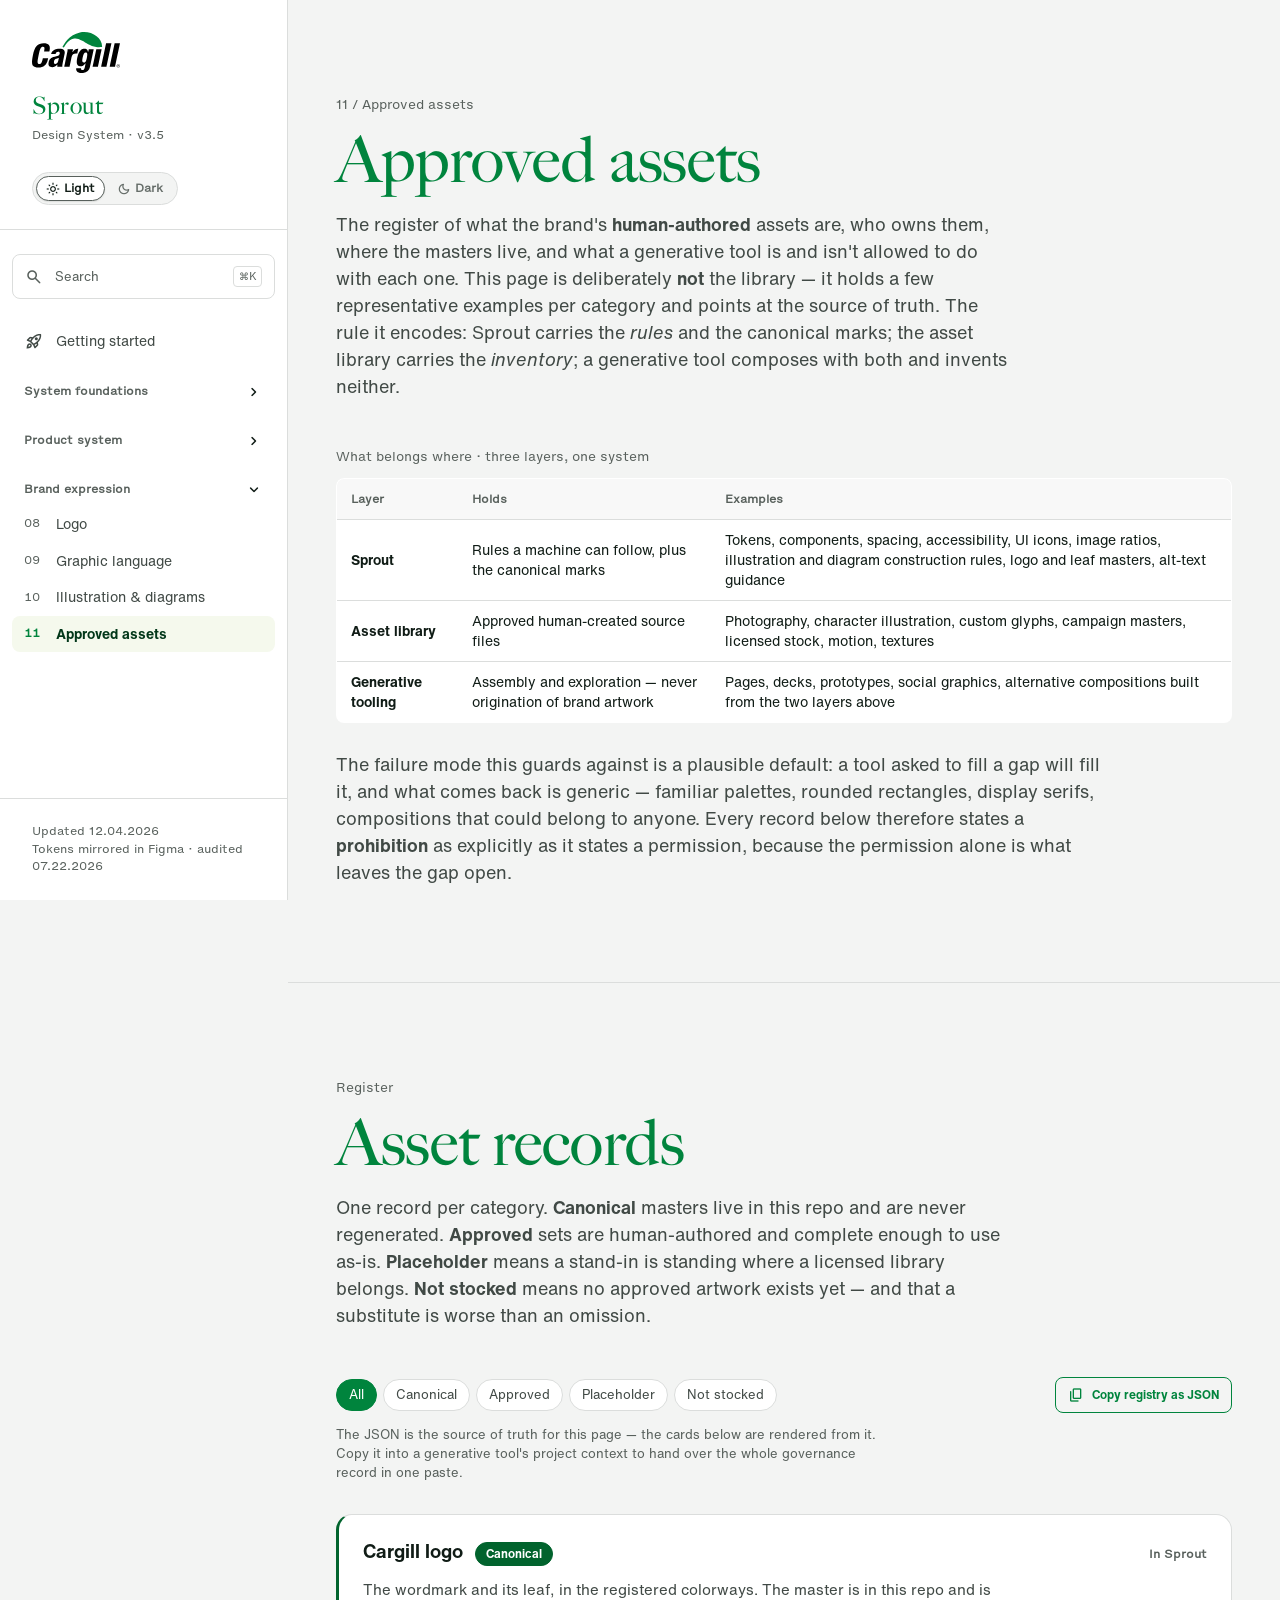
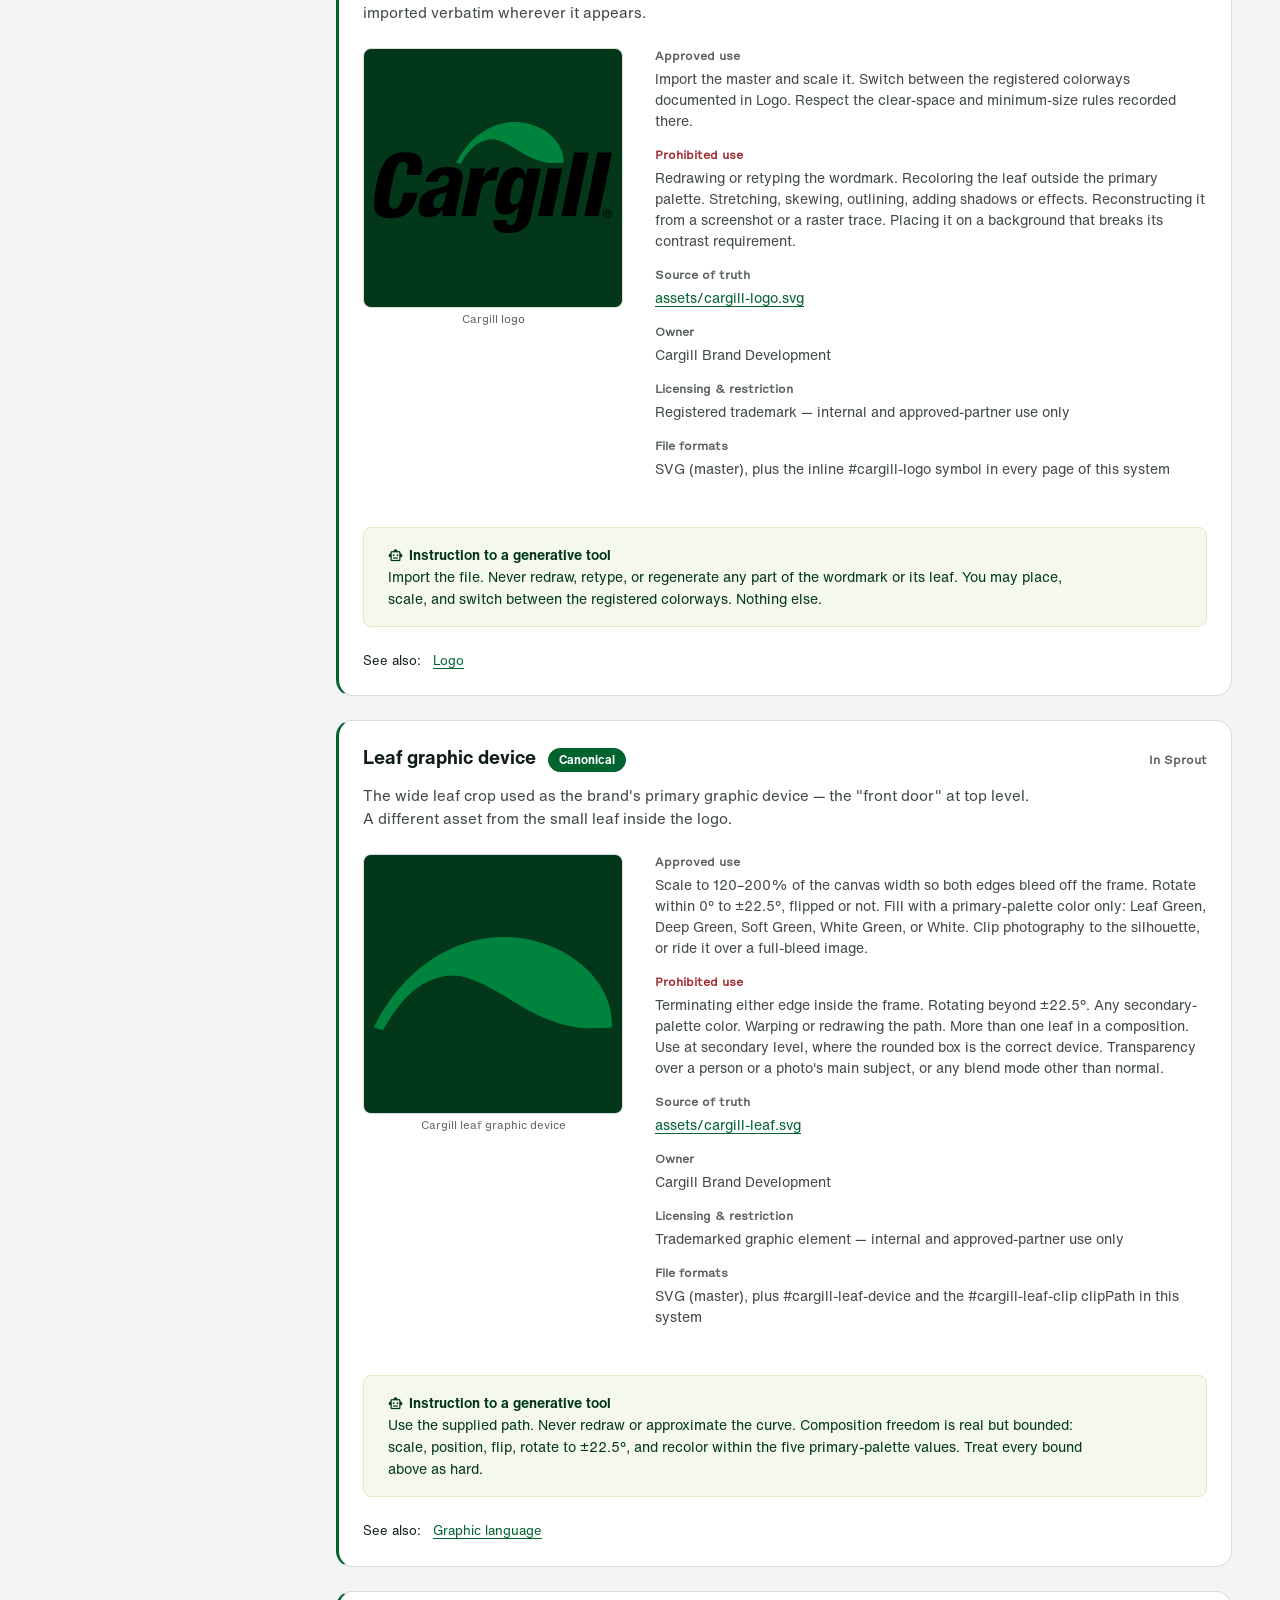
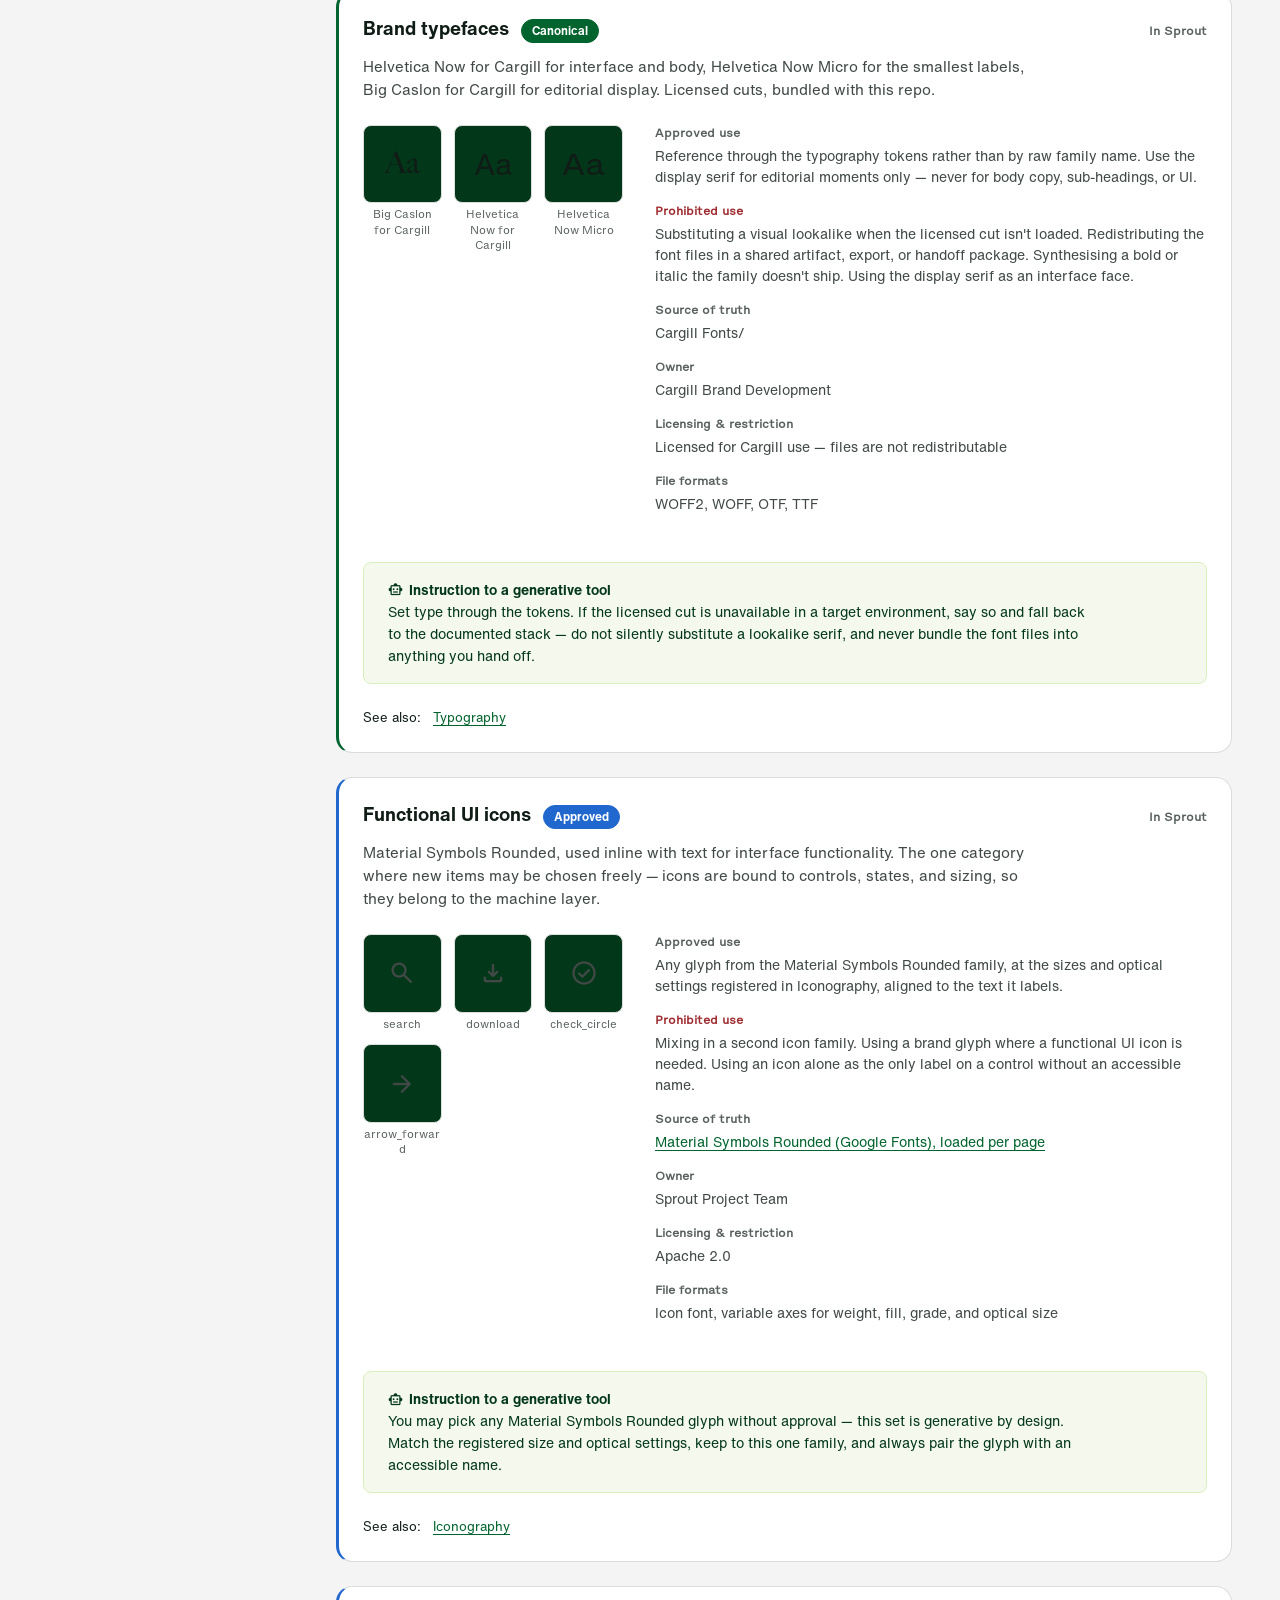
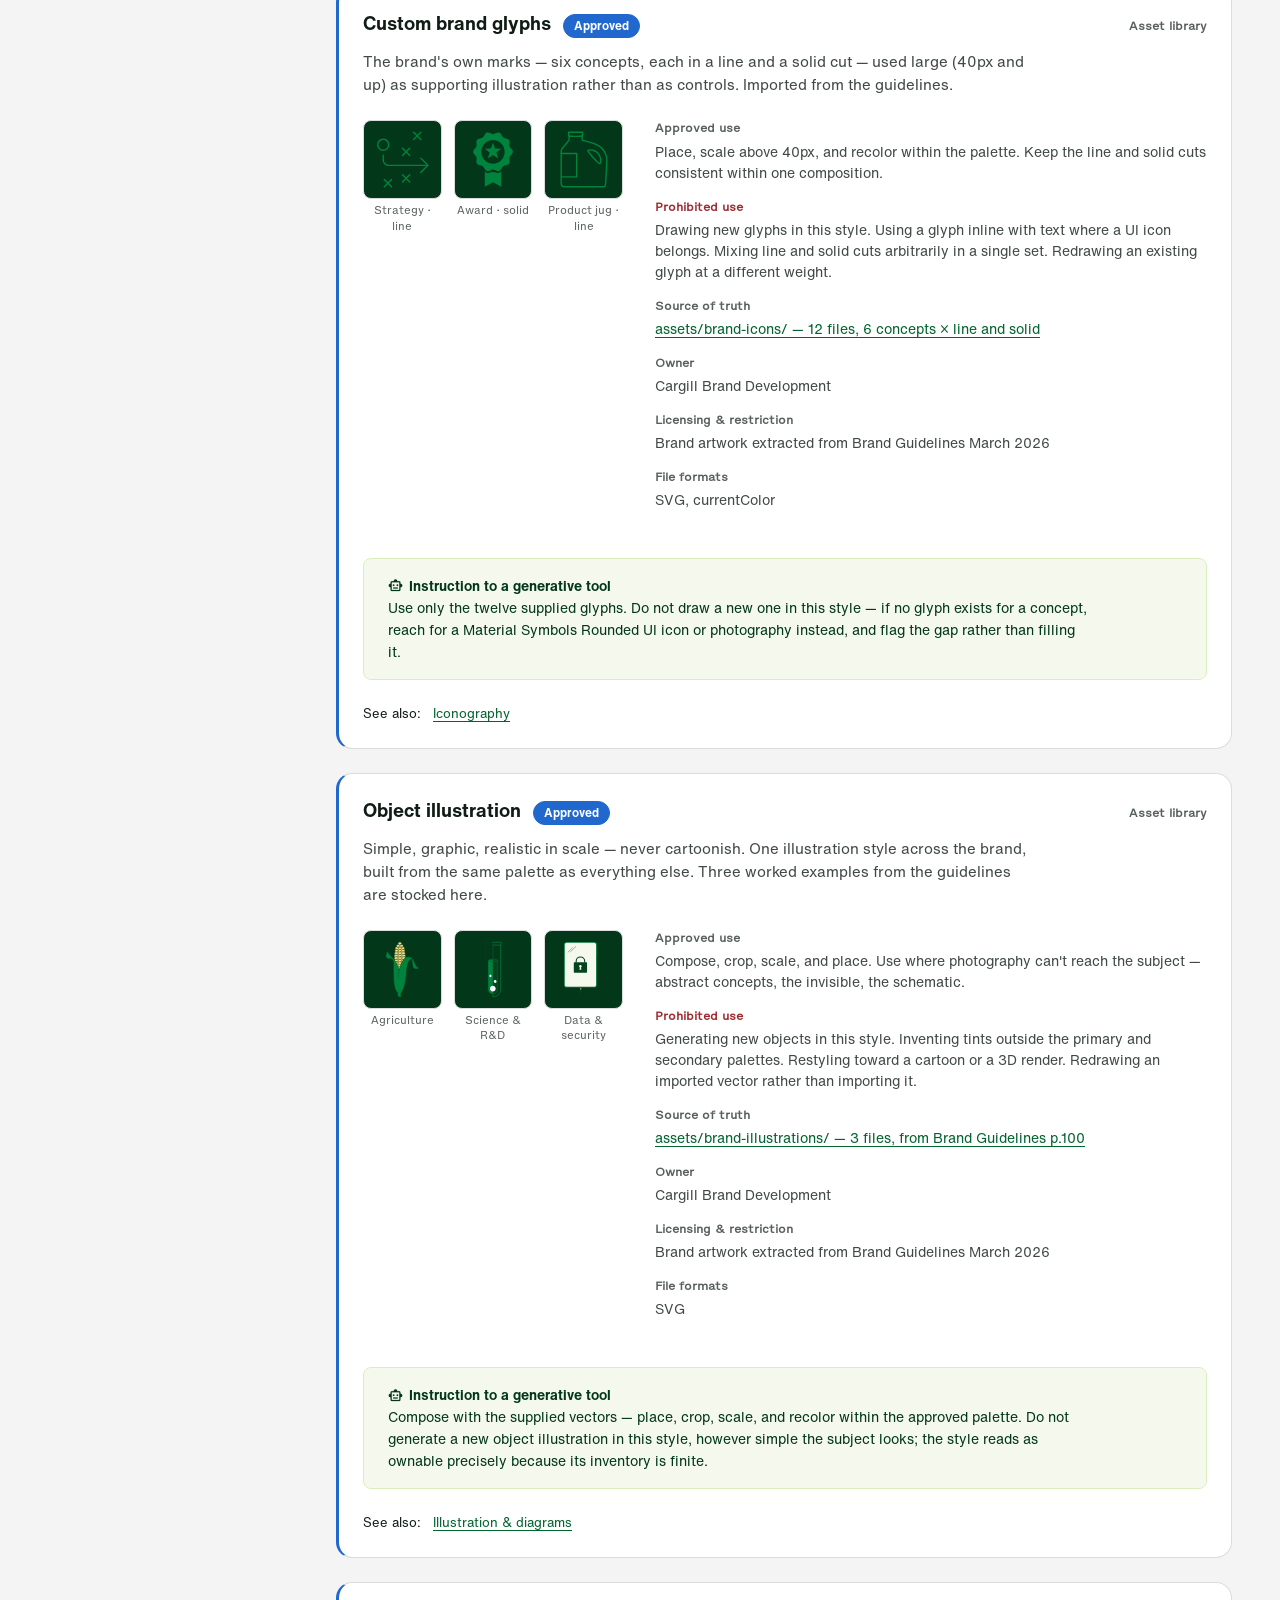
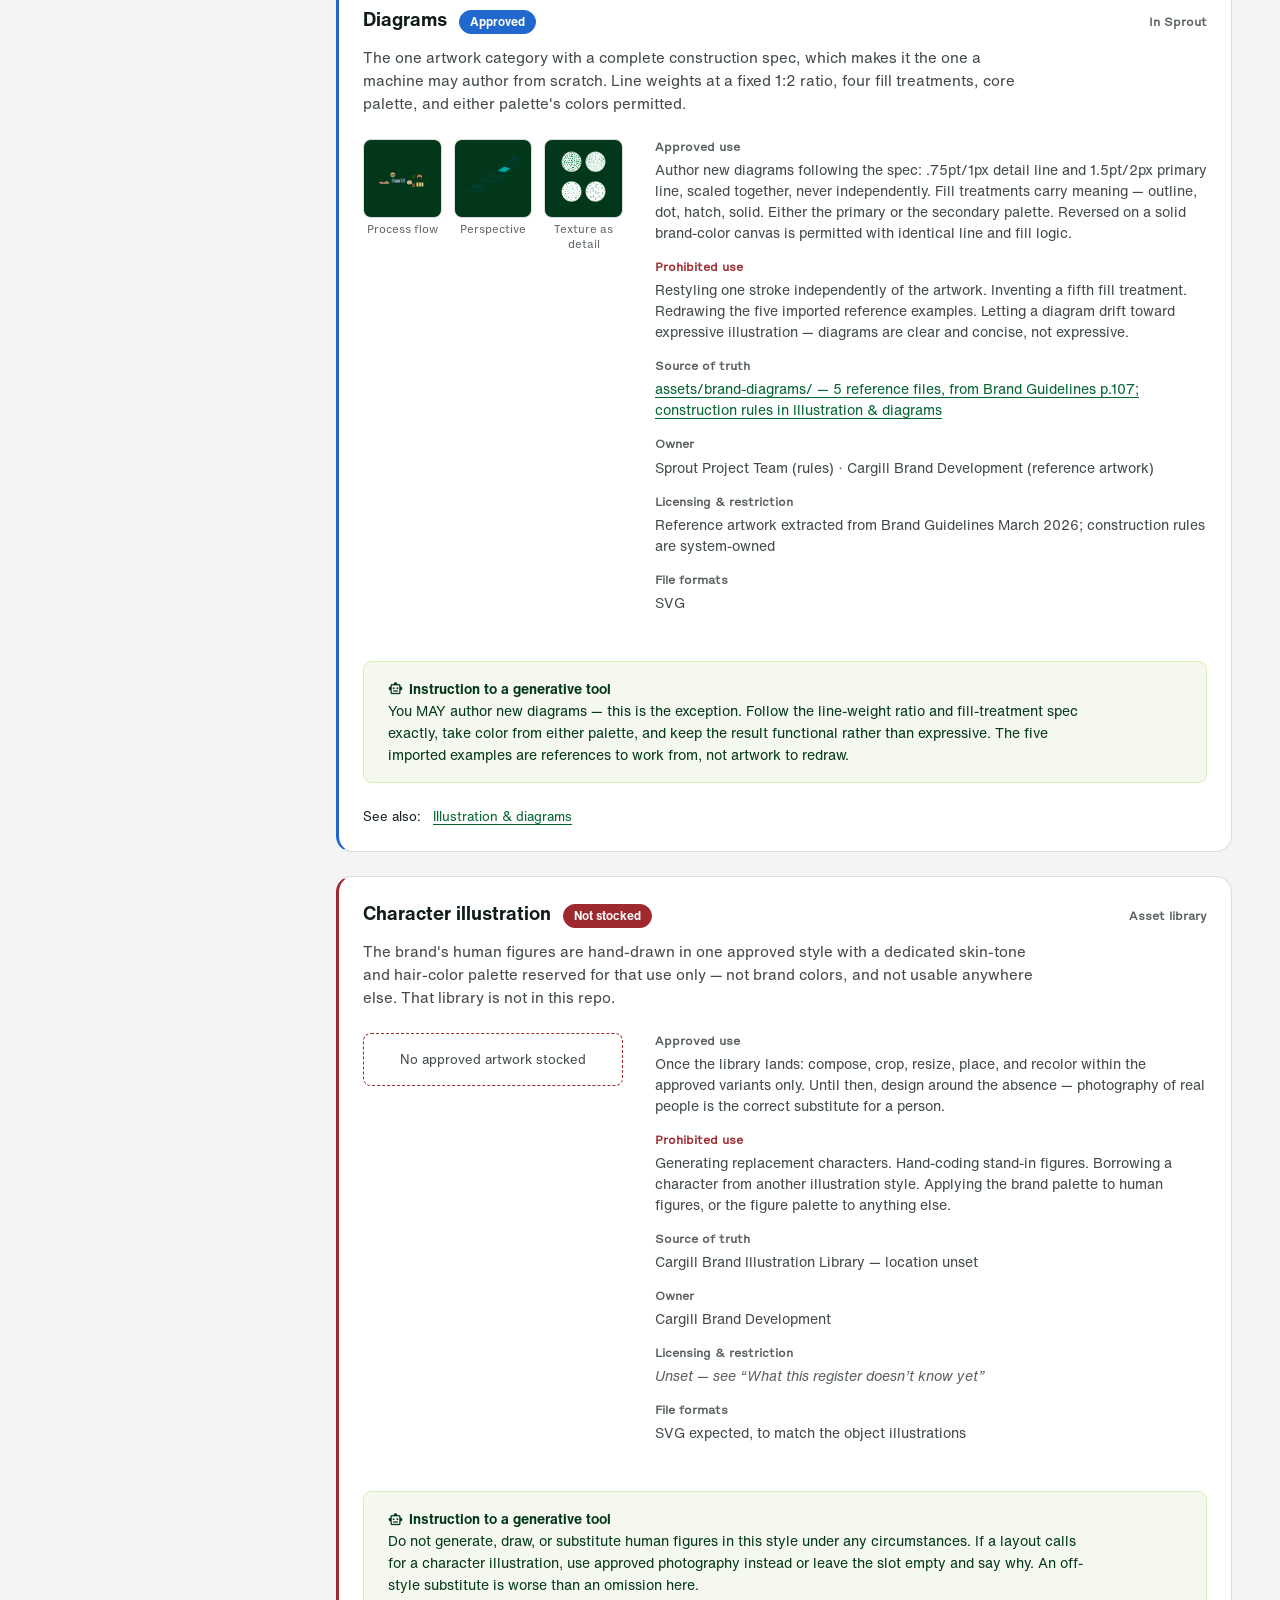
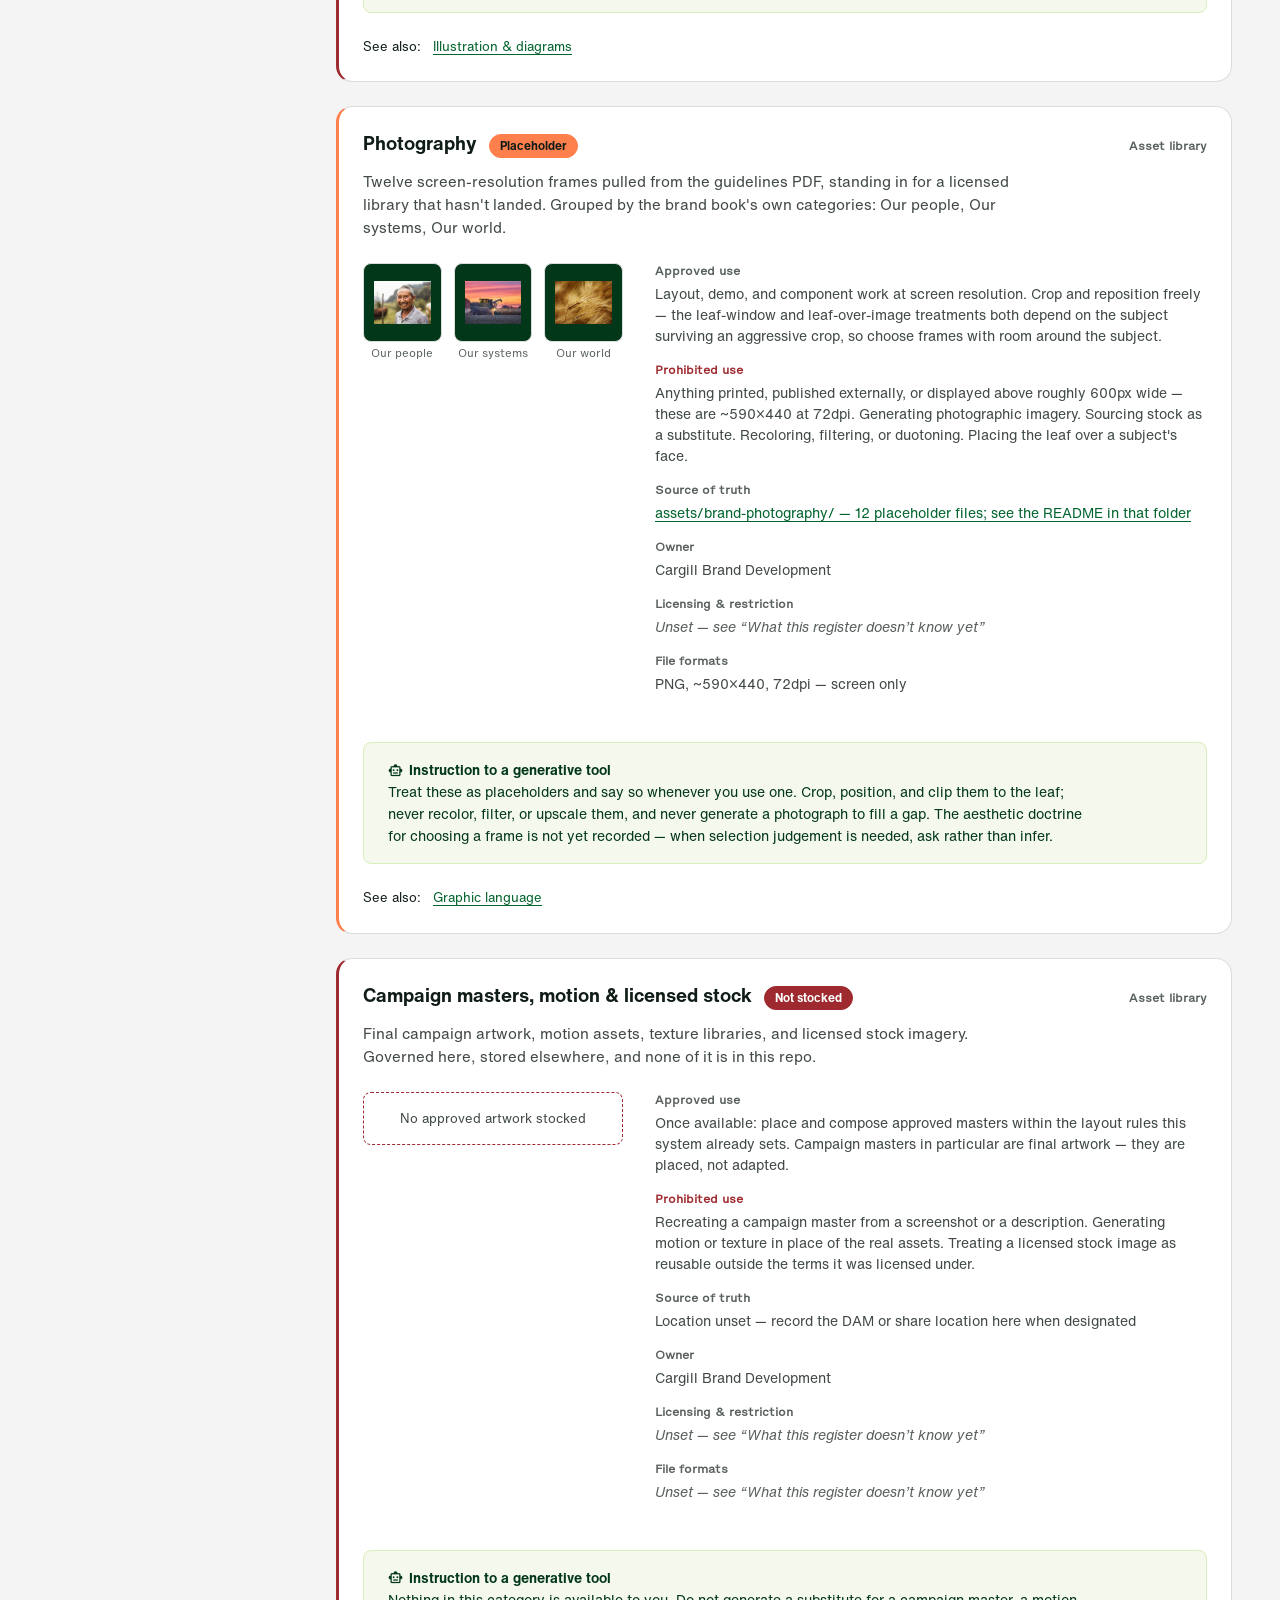
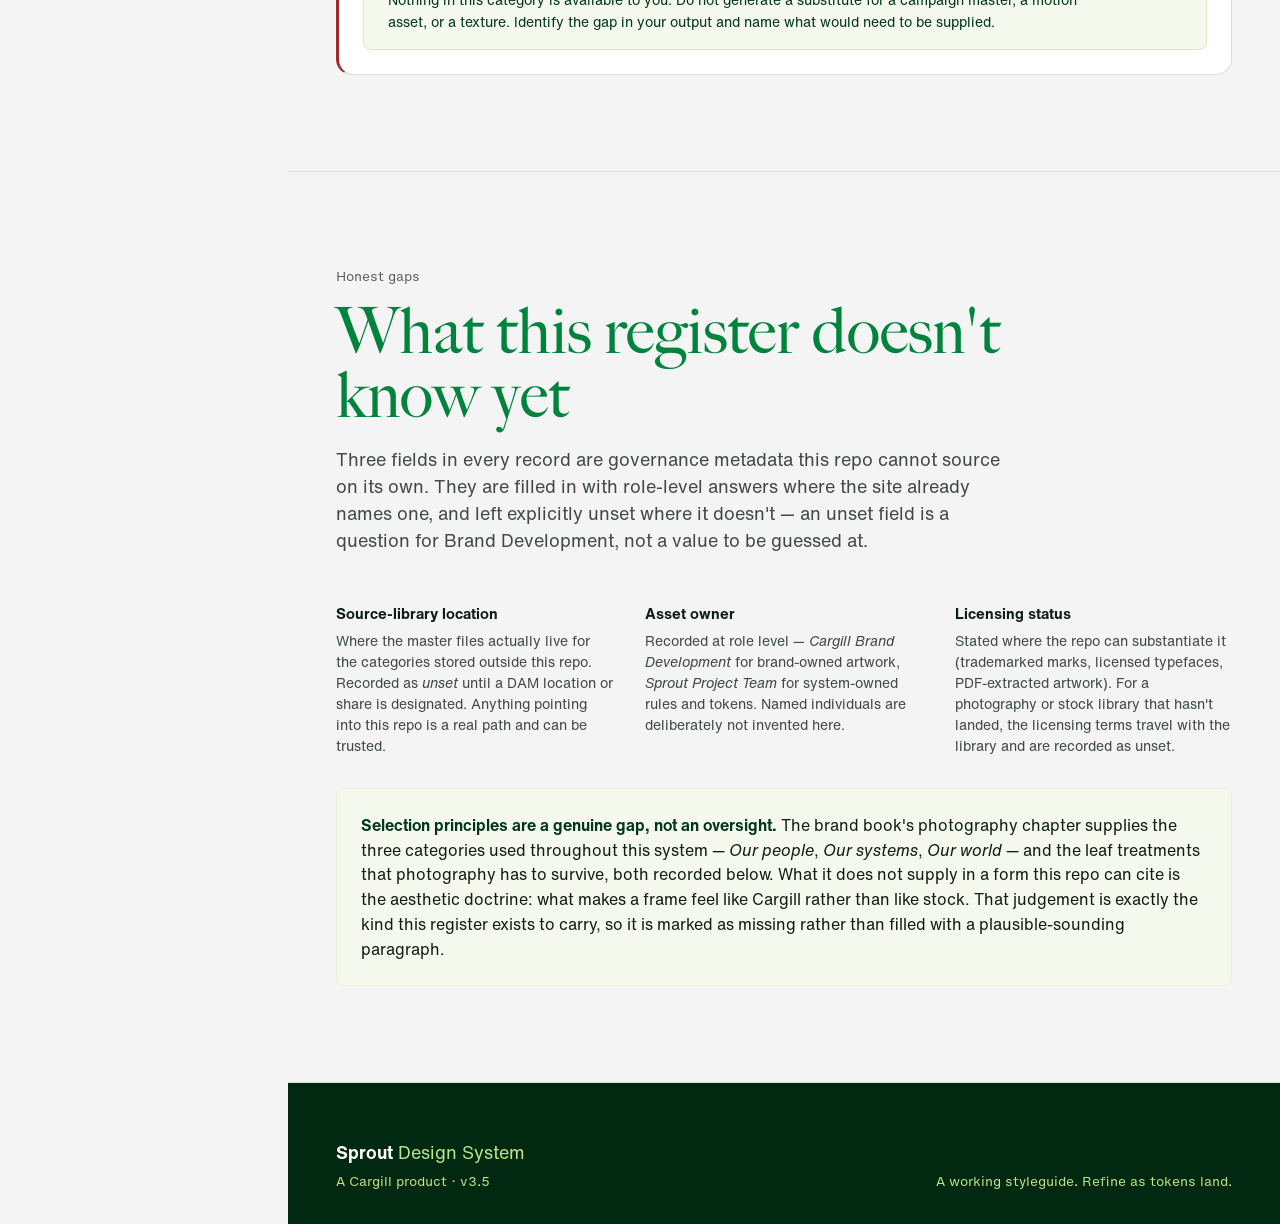
<file: assets.html>
<!doctype html>
<html lang="en">
<head>
  <meta charset="utf-8" />
  <meta name="viewport" content="width=device-width, initial-scale=1" />
  <title>Approved assets · Sprout Design System</title>
  <link rel="preconnect" href="https://fonts.googleapis.com" />
  <link rel="preconnect" href="https://fonts.gstatic.com" crossorigin />
  <link rel="preload" href="Cargill%20Fonts/HelveticaNowForCargill.woff2" as="font" type="font/woff2" crossorigin />
  <link rel="preload" href="Cargill%20Fonts/BigCaslonForCargill.otf" as="font" type="font/otf" crossorigin />
  <link rel="stylesheet" href="https://fonts.googleapis.com/css2?family=Material+Symbols+Rounded:opsz,wght,FILL,GRAD@20..48,400..700,0..1,-25..0&display=block" />
  <link rel="stylesheet" href="https://fonts.googleapis.com/css2?family=EB+Garamond:ital@0;1&display=swap" />
  <link rel="stylesheet" href="styles.css" />
</head>
<body>
  <a class="skip-link" href="#main-content">Skip to content</a>

  <!-- Cargill logo SVG symbol. Wordmark paths use currentColor, leaf uses --leaf-fill. -->
  <svg width="0" height="0" style="position:absolute;overflow:hidden" aria-hidden="true" focusable="false">
    <symbol id="cargill-logo" viewBox="0 0 432 202">
      <g fill="currentColor">
        <path d="M423.825 174.37C422.325 174.37 420.925 173.97 419.725 173.27C418.425 172.57 417.525 171.57 416.725 170.37C416.025 169.17 415.625 167.87 415.625 166.37C415.625 164.87 416.025 163.57 416.725 162.37C417.425 161.17 418.425 160.17 419.725 159.47C421.025 158.77 422.325 158.37 423.825 158.37C425.325 158.37 426.725 158.77 427.925 159.47C429.125 160.17 430.125 161.17 430.925 162.37C431.625 163.57 432.025 164.87 432.025 166.37C432.025 167.87 431.625 169.17 430.925 170.37C430.225 171.57 429.225 172.57 427.925 173.27C426.625 173.97 425.325 174.37 423.825 174.37ZM423.825 173.07C425.125 173.07 426.225 172.77 427.325 172.17C428.325 171.57 429.225 170.77 429.825 169.77C430.425 168.77 430.725 167.57 430.725 166.37C430.725 165.17 430.425 163.97 429.825 162.97C429.225 161.97 428.425 161.17 427.325 160.57C426.225 159.97 425.125 159.67 423.825 159.67C422.525 159.67 421.425 159.97 420.325 160.57C419.225 161.17 418.425 161.97 417.825 162.97C417.225 163.97 416.925 165.17 416.925 166.37C416.925 167.57 417.225 168.77 417.825 169.77C418.425 170.77 419.225 171.57 420.325 172.17C421.425 172.77 422.625 173.07 423.825 173.07ZM420.725 170.67V161.97H424.325C424.925 161.97 425.425 162.07 425.925 162.27C426.325 162.47 426.725 162.77 426.925 163.07C427.125 163.47 427.325 163.87 427.325 164.37C427.325 164.77 427.225 165.17 427.125 165.47C426.925 165.77 426.725 166.07 426.425 166.27C426.125 166.47 425.625 166.57 425.125 166.67V166.27C425.625 166.27 425.925 166.37 426.225 166.57C426.525 166.67 426.725 166.87 426.925 167.17C427.025 167.47 427.125 167.77 427.225 168.17L427.325 169.57C427.325 169.87 427.425 170.07 427.425 170.27C427.525 170.47 427.625 170.67 427.725 170.77H426.525C426.425 170.67 426.325 170.47 426.325 170.27C426.225 170.07 426.225 169.87 426.225 169.57L426.125 168.47C426.125 168.07 426.025 167.87 425.925 167.67C425.825 167.47 425.725 167.37 425.425 167.27C425.225 167.17 424.925 167.17 424.625 167.17H421.225V165.97H424.525C424.925 165.97 425.225 165.87 425.425 165.77C425.725 165.67 425.825 165.47 426.025 165.27C426.225 165.07 426.225 164.77 426.225 164.47C426.225 164.17 426.125 163.87 426.025 163.67C425.925 163.47 425.725 163.27 425.425 163.17C425.125 163.07 424.825 162.97 424.425 162.97H421.425L421.925 162.47V170.67H420.725Z"/>
        <path d="M432.025 55.4702C431.125 59.6702 408.725 167.97 408.125 170.77C405.625 170.77 385.625 170.77 381.925 170.77C382.725 166.57 405.225 58.2702 405.725 55.4702C408.325 55.4702 428.325 55.4702 432.025 55.4702Z"/>
        <path d="M390.025 55.4702C389.125 59.6702 366.725 167.97 366.125 170.77C363.625 170.77 343.625 170.77 339.925 170.77C340.725 166.57 363.225 58.2702 363.725 55.4702C366.325 55.4702 386.325 55.4702 390.025 55.4702Z"/>
        <path d="M341.925 84.2702C341.025 88.4702 324.625 167.97 324.025 170.67C321.525 170.67 301.525 170.67 297.825 170.67C298.725 166.47 315.125 86.9702 315.725 84.2702C318.225 84.2702 338.225 84.2702 341.925 84.2702Z"/>
        <path d="M248.525 126.37C245.925 139.17 246.025 144.07 248.525 147.27C249.825 148.87 251.725 149.67 254.425 149.67C261.825 149.67 265.425 145.17 269.125 127.17C271.825 114.27 272.125 106.07 269.525 102.87C268.325 101.37 266.425 100.57 263.925 100.57C256.325 100.57 252.225 108.27 248.525 126.37ZM224.525 162.97C219.225 156.47 218.225 146.37 221.825 128.27C229.725 88.8702 244.725 81.9702 257.725 81.9702C263.925 81.9702 273.225 84.2702 274.325 95.1702L274.425 96.8702H276.225C276.225 96.8702 278.325 86.6702 278.825 84.3702C281.225 84.3702 299.425 84.3702 303.025 84.3702C302.125 88.5702 285.025 170.77 285.025 170.77C280.725 191.47 267.525 201.67 243.225 201.67C220.625 201.67 217.325 188.37 216.825 184.27C216.625 182.67 217.125 178.07 217.125 178.07C219.725 178.07 237.425 178.07 240.725 178.07C240.725 180.17 240.825 183.27 241.525 184.17C242.525 185.37 243.325 186.77 247.025 186.77C251.925 186.77 256.725 185.37 259.025 174.07L263.025 154.67H261.125L260.525 155.57C255.725 163.97 246.725 168.17 237.225 168.17C231.625 168.27 227.325 166.47 224.525 162.97Z"/>
        <path d="M224.725 81.8702C216.125 81.8702 205.925 87.8702 200.925 97.5702L200.425 98.5702H198.525C198.525 98.5702 200.825 87.4702 201.525 84.2702C201.025 84.2702 200.225 84.2702 199.225 84.2702C196.325 84.2702 177.925 84.2702 174.325 84.2702C174.425 85.3702 174.625 86.4702 174.625 87.7702C174.625 90.5702 174.225 93.7702 173.525 97.5702C168.725 121.07 159.025 167.57 158.425 170.77C162.125 170.77 182.125 170.77 184.625 170.77C186.225 162.67 194.425 123.07 194.425 123.07C196.925 111.17 203.825 105.67 216.325 105.67C218.525 105.67 220.425 105.77 222.225 106.07C222.825 103.27 226.525 85.5702 227.225 82.0702C226.025 81.8702 224.725 81.8702 224.725 81.8702Z"/>
        <path d="M131.725 127.17C131.725 127.17 131.225 127.57 130.325 127.97C128.725 128.57 125.225 129.17 123.125 129.67C121.425 130.07 119.525 130.57 117.525 131.47C112.025 133.77 109.325 137.57 107.825 144.47C107.025 148.47 107.525 151.87 109.325 154.07C110.625 155.67 112.625 156.57 115.025 156.57C124.725 156.57 127.725 147.27 129.225 140.27L131.725 127.17ZM132.025 81.8702C145.325 81.8702 153.425 84.1702 157.425 89.1702C159.625 91.8702 160.725 95.4702 160.825 100.07C160.825 102.67 160.525 105.47 159.825 108.57L150.725 152.57C149.525 158.67 148.725 163.27 148.725 167.17C148.725 168.37 148.825 169.57 149.025 170.57C145.325 170.57 126.925 170.57 124.125 170.57C124.125 170.27 124.125 170.07 124.125 169.77C124.125 167.97 124.225 165.97 124.425 163.97L124.725 160.37H123.325L122.825 161.17C118.325 168.37 108.125 172.87 99.4255 172.87C92.2255 172.87 87.0255 171.07 84.0255 167.37C80.8255 163.37 80.0255 157.07 81.7255 148.67C85.1255 132.27 92.6255 125.27 111.325 121.07L123.725 118.27C131.125 116.67 134.625 113.37 136.025 107.07C136.725 103.57 136.325 100.87 134.825 99.0702C133.425 97.3702 131.225 96.5702 128.225 96.5702C121.525 96.5702 118.025 99.9702 115.825 108.57C113.525 108.57 97.2255 108.57 93.6255 108.57C99.5255 85.4702 120.125 81.8702 132.025 81.8702Z"/>
        <path d="M5.12538 166.17C-1.37462 158.17 -1.67462 143.37 4.12538 115.17C13.5254 70.0702 26.9254 54.8702 57.5254 54.8702C69.7254 54.8702 78.3254 57.7702 83.0254 63.5702C86.0254 67.2702 87.6254 72.3702 87.6254 78.7702C87.6254 82.2702 87.2254 86.0702 86.3254 90.2702C86.3254 90.2702 85.5254 94.0702 85.0254 96.2702C82.5254 96.2702 59.2254 96.2702 59.2254 96.2702C59.2254 96.2702 61.1254 83.9702 61.1254 81.2702C61.1254 78.1702 61.0254 76.5702 59.8254 75.0702C58.6254 73.4702 56.8254 72.1702 54.0254 72.1702C42.6254 72.1702 38.8254 83.0702 32.3254 114.47C27.3254 138.87 25.4254 149.97 29.3254 154.77C30.8254 156.57 33.0254 157.47 36.1254 157.47C45.1254 157.47 48.6254 149.77 53.2254 128.37C55.6254 128.37 75.5254 128.37 79.2254 128.37C78.7254 130.87 77.8254 134.97 77.8254 134.97C72.4254 161.37 56.8254 174.77 31.8254 174.77C18.4254 174.67 9.92538 171.97 5.12538 166.17Z"/>
      </g>
      <path style="fill: var(--leaf-fill, #00843D)" d="M344.125 74.0702C344.125 74.0702 326.725 75.4702 314.625 73.7702C286.825 69.9702 261.025 50.7702 249.625 44.3702C224.825 30.5702 214.725 29.6702 201.925 33.3702C180.825 39.0702 168.525 56.3702 156.625 76.5702C154.325 75.4702 151.925 74.5702 149.425 73.9702C156.225 59.5702 182.125 13.0702 235.425 2.07022C288.925 -9.12978 346.225 26.5702 344.125 74.0702Z"/>
    </symbol>
    <!-- Cargill leaf graphic device — the wide "front door" crop. Saved at
         assets/cargill-leaf.svg; imported verbatim, never redrawn. -->
    <symbol id="cargill-leaf-device" viewBox="0 0 1000 394">
      <path style="fill: var(--leaf-device-fill, #00843D)" d="M999.743 380.577C999.743 380.577 910.436 387.51 848.398 378.934C705.783 359.316 573.079 260.867 514.431 228.102C386.966 157.025 335.353 152.763 269.464 171.405C161.309 200.832 97.7301 289.677 36.7194 393.159C25.0616 387.459 12.6849 383.042 0 379.858C34.9219 305.7 167.677 67.2041 441.763 10.4559C716.208 -46.4976 1010.32 136.586 999.743 380.577Z"/>
    </symbol>
  </svg>

  <div class="app-layout">

    <aside class="sidebar">
      <div class="sidebar-brand">
        <a href="index.html" style="text-decoration:none; display:block;"><svg class="cargill-logo cargill-logo--black" viewBox="0 0 432 202" role="img" aria-label="Cargill"><use href="#cargill-logo"/></svg></a>
        <span class="sidebar-brand-title">Sprout</span>
        <span class="sidebar-brand-tagline">Design System · <span class="js-version">v1.0</span></span>
        <div class="theme-toggle-row">
          <button type="button" id="theme-toggle" class="theme-toggle" role="switch" aria-checked="false" aria-label="Light mode">
            <span class="theme-toggle-track" aria-hidden="true">
              <span class="theme-toggle-thumb"></span>
              <span class="theme-toggle-opt theme-toggle-opt--light">
                <span class="material-symbols-rounded theme-toggle-glyph">light_mode</span>
                <span class="theme-toggle-opt-label">Light</span>
              </span>
              <span class="theme-toggle-opt theme-toggle-opt--dark">
                <span class="material-symbols-rounded theme-toggle-glyph">dark_mode</span>
                <span class="theme-toggle-opt-label">Dark</span>
              </span>
            </span>
          </button>
        </div>
      </div>

      <div class="sidebar-search">
        <button type="button" class="sidebar-search-trigger" id="search-trigger" aria-haspopup="dialog">
          <span class="material-symbols-rounded" aria-hidden="true">search</span>
          <span class="sidebar-search-trigger-label">Search</span>
          <span class="sidebar-search-kbd">⌘K</span>
        </button>
      </div>

      <nav class="sidebar-nav" aria-label="Design system sections">
        <a href="getting-started.html" class="sidebar-link"><span class="sidebar-link-num material-symbols-rounded" aria-hidden="true">rocket_launch</span><span>Getting started</span></a>
        <div class="sidebar-section" data-nav-group="foundations">
          <button type="button" class="sidebar-section-header" aria-expanded="true" aria-controls="nav-foundations">
            <span class="sidebar-section-title">System foundations</span>
            <span class="material-symbols-rounded sidebar-section-chevron" aria-hidden="true">expand_more</span>
          </button>
          <div class="sidebar-section-body" id="nav-foundations">
            <div class="sidebar-section-body-inner">
              <a href="index.html#color" class="sidebar-link"><span class="sidebar-link-num">01</span><span>Color</span></a>
              <a href="index.html#type" class="sidebar-link"><span class="sidebar-link-num">02</span><span>Typography</span></a>
              <a href="index.html#space" class="sidebar-link"><span class="sidebar-link-num">03</span><span>Layout &amp; shape</span></a>
              <a href="system.html#themes" class="sidebar-link"><span class="sidebar-link-num">04</span><span>Themes</span></a>
              <a href="system.html#elevation" class="sidebar-link"><span class="sidebar-link-num">05</span><span>Elevation</span></a>
            </div>
          </div>
        </div>
        <div class="sidebar-section" data-nav-group="components">
          <button type="button" class="sidebar-section-header" aria-expanded="true" aria-controls="nav-components">
            <span class="sidebar-section-title">Product system</span>
            <span class="material-symbols-rounded sidebar-section-chevron" aria-hidden="true">expand_more</span>
          </button>
          <div class="sidebar-section-body" id="nav-components">
            <div class="sidebar-section-body-inner">
              <a href="index.html#icons" class="sidebar-link"><span class="sidebar-link-num">06</span><span>Iconography</span></a>
              <a href="system.html#dataviz" class="sidebar-link"><span class="sidebar-link-num">07</span><span>Data visualization</span></a>
              <a href="forms.html" class="sidebar-link sidebar-group"><span class="sidebar-link-num">·</span><span>Forms &amp; inputs</span></a>
              <a href="content.html" class="sidebar-link sidebar-group"><span class="sidebar-link-num">·</span><span>Layout &amp; content</span></a>
              <a href="navigation.html" class="sidebar-link sidebar-group"><span class="sidebar-link-num">·</span><span>Navigation &amp; feedback</span></a>
            </div>
          </div>
        </div>
        <div class="sidebar-section" data-nav-group="brand">
          <button type="button" class="sidebar-section-header" aria-expanded="true" aria-controls="nav-brand">
            <span class="sidebar-section-title">Brand expression</span>
            <span class="material-symbols-rounded sidebar-section-chevron" aria-hidden="true">expand_more</span>
          </button>
          <div class="sidebar-section-body" id="nav-brand">
            <div class="sidebar-section-body-inner">
              <a href="index.html#logo" class="sidebar-link"><span class="sidebar-link-num">08</span><span>Logo</span></a>
              <a href="system.html#brand-expression" class="sidebar-link"><span class="sidebar-link-num">09</span><span>Graphic language</span></a>
              <a href="system.html#illustration" class="sidebar-link"><span class="sidebar-link-num">10</span><span>Illustration &amp; diagrams</span></a>
              <a href="#registry" class="sidebar-link"><span class="sidebar-link-num">11</span><span>Approved assets</span></a>
            </div>
          </div>
        </div>
      </nav>

      <div class="sidebar-foot">
        Updated <span class="js-updated">2026.06.06</span><br>Tokens mirrored in Figma · audited 07.22.2026
      </div>
    </aside>

    <div class="app-main" id="main-content" tabindex="-1">

  <main>
    <section class="block" id="assets-top">
      <div class="container">
        <div class="section-head">
          <div>
            <p class="section-eyebrow">11 / Approved assets</p>
            <h1 class="section-title">Approved assets</h1>
          </div>
          <p class="section-lede">The register of what the brand's <strong>human-authored</strong> assets are, who owns them, where the masters live, and what a generative tool is and isn't allowed to do with each one. This page is deliberately <strong>not</strong> the library — it holds a few representative examples per category and points at the source of truth. The rule it encodes: Sprout carries the <em>rules</em> and the canonical marks; the asset library carries the <em>inventory</em>; a generative tool composes with both and invents neither.</p>
        </div>

        <div class="scale-block">
          <p class="scale-label">What belongs where · three layers, one system</p>
          <div class="token-table-scroll" tabindex="0" role="region" aria-labelledby="layers-label">
            <span id="layers-label" class="sr-only">Layer responsibilities</span>
            <table class="token-table">
              <thead>
                <tr>
                  <th>Layer</th>
                  <th>Holds</th>
                  <th>Examples</th>
                </tr>
              </thead>
              <tbody>
                <tr>
                  <td><strong>Sprout</strong></td>
                  <td>Rules a machine can follow, plus the canonical marks</td>
                  <td>Tokens, components, spacing, accessibility, UI icons, image ratios, illustration and diagram construction rules, logo and leaf masters, alt-text guidance</td>
                </tr>
                <tr>
                  <td><strong>Asset library</strong></td>
                  <td>Approved human-created source files</td>
                  <td>Photography, character illustration, custom glyphs, campaign masters, licensed stock, motion, textures</td>
                </tr>
                <tr>
                  <td><strong>Generative tooling</strong></td>
                  <td>Assembly and exploration — never origination of brand artwork</td>
                  <td>Pages, decks, prototypes, social graphics, alternative compositions built from the two layers above</td>
                </tr>
              </tbody>
            </table>
          </div>
          <p class="section-lede" style="max-width: 64ch; margin-top: var(--space-5);">The failure mode this guards against is a plausible default: a tool asked to fill a gap will fill it, and what comes back is generic — familiar palettes, rounded rectangles, display serifs, compositions that could belong to anyone. Every record below therefore states a <strong>prohibition</strong> as explicitly as it states a permission, because the permission alone is what leaves the gap open.</p>
        </div>
      </div>
    </section>

    <section class="block" id="registry">
      <div class="container">
        <div class="section-head">
          <div>
            <p class="section-eyebrow">Register</p>
            <h2 class="section-title">Asset records</h2>
          </div>
          <p class="section-lede">One record per category. <strong>Canonical</strong> masters live in this repo and are never regenerated. <strong>Approved</strong> sets are human-authored and complete enough to use as-is. <strong>Placeholder</strong> means a stand-in is standing where a licensed library belongs. <strong>Not stocked</strong> means no approved artwork exists yet — and that a substitute is worse than an omission.</p>
        </div>

        <div class="registry-toolbar">
          <div class="registry-filter" role="group" aria-label="Filter records by status">
            <button type="button" class="registry-filter-btn" data-filter="all" aria-pressed="true">All</button>
            <button type="button" class="registry-filter-btn" data-filter="canonical" aria-pressed="false">Canonical</button>
            <button type="button" class="registry-filter-btn" data-filter="approved" aria-pressed="false">Approved</button>
            <button type="button" class="registry-filter-btn" data-filter="placeholder" aria-pressed="false">Placeholder</button>
            <button type="button" class="registry-filter-btn" data-filter="not-stocked" aria-pressed="false">Not stocked</button>
          </div>
          <button type="button" class="btn btn-secondary btn--sm" id="registry-copy">
            <span class="material-symbols-rounded" aria-hidden="true">content_copy</span>
            <span>Copy registry as JSON</span>
          </button>
        </div>
        <p class="registry-toolbar-note">The JSON is the source of truth for this page — the cards below are rendered from it. Copy it into a generative tool's project context to hand over the whole governance record in one paste.</p>

        <noscript>
          <div class="icon-note" style="margin-top: var(--space-5);">
            <p><strong>The records need JavaScript to render.</strong> The registry data itself is plain JSON inside this page — view source and read the <code>#asset-registry</code> block, which is the authoritative copy either way.</p>
          </div>
        </noscript>

        <div class="registry-list" id="registry-list"></div>
      </div>
    </section>

    <section class="block" id="asset-gaps">
      <div class="container">
        <div class="section-head">
          <div>
            <p class="section-eyebrow">Honest gaps</p>
            <h2 class="section-title">What this register doesn't know yet</h2>
          </div>
          <p class="section-lede">Three fields in every record are governance metadata this repo cannot source on its own. They are filled in with role-level answers where the site already names one, and left explicitly unset where it doesn't — an unset field is a question for Brand Development, not a value to be guessed at.</p>
        </div>
        <div class="scale-block">
          <dl class="term-grid">
            <div class="term-item">
              <dt>Source-library location</dt>
              <dd>Where the master files actually live for the categories stored outside this repo. Recorded as <em>unset</em> until a DAM location or share is designated. Anything pointing into this repo is a real path and can be trusted.</dd>
            </div>
            <div class="term-item">
              <dt>Asset owner</dt>
              <dd>Recorded at role level — <em>Cargill Brand Development</em> for brand-owned artwork, <em>Sprout Project Team</em> for system-owned rules and tokens. Named individuals are deliberately not invented here.</dd>
            </div>
            <div class="term-item">
              <dt>Licensing status</dt>
              <dd>Stated where the repo can substantiate it (trademarked marks, licensed typefaces, PDF-extracted artwork). For a photography or stock library that hasn't landed, the licensing terms travel with the library and are recorded as unset.</dd>
            </div>
          </dl>
          <div class="icon-note" style="margin-top: var(--space-6);">
            <p><strong>Selection principles are a genuine gap, not an oversight.</strong> The brand book's photography chapter supplies the three categories used throughout this system — <em>Our people</em>, <em>Our systems</em>, <em>Our world</em> — and the leaf treatments that photography has to survive, both recorded below. What it does not supply in a form this repo can cite is the aesthetic doctrine: what makes a frame feel like Cargill rather than like stock. That judgement is exactly the kind this register exists to carry, so it is marked as missing rather than filled with a plausible-sounding paragraph.</p>
          </div>
        </div>
      </div>
    </section>

  </main>

  <footer>
    <div class="container footer-inner">
      <div>
        <p class="footer-mark">Sprout<span class="sub"> Design System</span></p>
        <p class="footer-meta" style="margin-top: 6px;">A Cargill product · <span class="js-version">v1.0</span></p>
      </div>
      <p class="footer-meta">A working styleguide. Refine as tokens land.</p>
    </div>
  </footer>

    </div><!-- /.app-main -->
  </div><!-- /.app-layout -->

  <div class="search-overlay" id="search-overlay" role="dialog" aria-modal="true" aria-label="Search Sprout" hidden>
    <div class="search-panel">
      <div class="search-input-row">
        <span class="material-symbols-rounded" aria-hidden="true">search</span>
        <input type="text" class="search-field" id="search-input" placeholder="Search components, tokens, foundations…" autocomplete="off" role="combobox" aria-expanded="false" aria-autocomplete="list" aria-controls="search-results" aria-label="Search Sprout" />
        <kbd class="search-esc">Esc</kbd>
      </div>
      <div class="search-results" id="search-results" role="listbox" aria-label="Search results"></div>
    </div>
  </div>

  <!-- ==========================================================================
       THE REGISTRY. This JSON block is the source of truth for the cards above —
       app.js renders them from it, so there is exactly one copy of every fact.
       Edit here, not in the DOM.

       status:   canonical   master lives in this repo; never regenerate it
                 approved    human-authored, complete enough to use as-is
                 placeholder a stand-in occupying the slot of a real library
                 not-stocked no approved artwork exists; a substitute is worse
       layer:    sprout | asset-library
       Fields recorded as null are genuinely unknown — see #asset-gaps. Do not
       fill them with a plausible guess; that is the failure this page is about.
       ========================================================================== -->
  <script type="application/json" id="asset-registry">
  {
    "version": "1.0",
    "updated": "2026-07-26",
    "note": "Governance record for Cargill brand assets. Sprout holds the rules and the canonical marks; the asset library holds the inventory; generative tooling composes with both and originates neither.",
    "records": [
      {
        "id": "logo",
        "category": "Cargill logo",
        "layer": "sprout",
        "status": "canonical",
        "summary": "The wordmark and its leaf, in the registered colorways. The master is in this repo and is imported verbatim wherever it appears.",
        "examples": [
          { "type": "symbol", "href": "#cargill-logo", "viewBox": "0 0 432 202", "label": "Cargill logo", "cls": "cargill-logo cargill-logo--black" }
        ],
        "approvedUse": "Import the master and scale it. Switch between the registered colorways documented in Logo. Respect the clear-space and minimum-size rules recorded there.",
        "prohibitedUse": "Redrawing or retyping the wordmark. Recoloring the leaf outside the primary palette. Stretching, skewing, outlining, adding shadows or effects. Reconstructing it from a screenshot or a raster trace. Placing it on a background that breaks its contrast requirement.",
        "source": "assets/cargill-logo.svg",
        "sourceHref": "assets/cargill-logo.svg",
        "owner": "Cargill Brand Development",
        "license": "Registered trademark — internal and approved-partner use only",
        "formats": "SVG (master), plus the inline #cargill-logo symbol in every page of this system",
        "claudeInstruction": "Import the file. Never redraw, retype, or regenerate any part of the wordmark or its leaf. You may place, scale, and switch between the registered colorways. Nothing else.",
        "seeAlso": [ { "label": "Logo", "href": "index.html#logo" } ]
      },
      {
        "id": "leaf-device",
        "category": "Leaf graphic device",
        "layer": "sprout",
        "status": "canonical",
        "summary": "The wide leaf crop used as the brand's primary graphic device — the \"front door\" at top level. A different asset from the small leaf inside the logo.",
        "examples": [
          { "type": "symbol", "href": "#cargill-leaf-device", "viewBox": "0 0 1000 394", "label": "Cargill leaf graphic device", "cls": "leaf-device" }
        ],
        "approvedUse": "Scale to 120–200% of the canvas width so both edges bleed off the frame. Rotate within 0° to ±22.5°, flipped or not. Fill with a primary-palette color only: Leaf Green, Deep Green, Soft Green, White Green, or White. Clip photography to the silhouette, or ride it over a full-bleed image.",
        "prohibitedUse": "Terminating either edge inside the frame. Rotating beyond ±22.5°. Any secondary-palette color. Warping or redrawing the path. More than one leaf in a composition. Use at secondary level, where the rounded box is the correct device. Transparency over a person or a photo's main subject, or any blend mode other than normal.",
        "source": "assets/cargill-leaf.svg",
        "sourceHref": "assets/cargill-leaf.svg",
        "owner": "Cargill Brand Development",
        "license": "Trademarked graphic element — internal and approved-partner use only",
        "formats": "SVG (master), plus #cargill-leaf-device and the #cargill-leaf-clip clipPath in this system",
        "claudeInstruction": "Use the supplied path. Never redraw or approximate the curve. Composition freedom is real but bounded: scale, position, flip, rotate to ±22.5°, and recolor within the five primary-palette values. Treat every bound above as hard.",
        "seeAlso": [ { "label": "Graphic language", "href": "system.html#brand-expression" } ]
      },
      {
        "id": "typefaces",
        "category": "Brand typefaces",
        "layer": "sprout",
        "status": "canonical",
        "summary": "Helvetica Now for Cargill for interface and body, Helvetica Now Micro for the smallest labels, Big Caslon for Cargill for editorial display. Licensed cuts, bundled with this repo.",
        "examples": [
          { "type": "type", "text": "Aa", "font": "var(--font-display)", "label": "Big Caslon for Cargill" },
          { "type": "type", "text": "Aa", "font": "var(--font-sans)", "label": "Helvetica Now for Cargill" },
          { "type": "type", "text": "Aa", "font": "var(--font-micro)", "label": "Helvetica Now Micro" }
        ],
        "approvedUse": "Reference through the typography tokens rather than by raw family name. Use the display serif for editorial moments only — never for body copy, sub-headings, or UI.",
        "prohibitedUse": "Substituting a visual lookalike when the licensed cut isn't loaded. Redistributing the font files in a shared artifact, export, or handoff package. Synthesising a bold or italic the family doesn't ship. Using the display serif as an interface face.",
        "source": "Cargill Fonts/",
        "sourceHref": null,
        "owner": "Cargill Brand Development",
        "license": "Licensed for Cargill use — files are not redistributable",
        "formats": "WOFF2, WOFF, OTF, TTF",
        "claudeInstruction": "Set type through the tokens. If the licensed cut is unavailable in a target environment, say so and fall back to the documented stack — do not silently substitute a lookalike serif, and never bundle the font files into anything you hand off.",
        "seeAlso": [ { "label": "Typography", "href": "index.html#type" } ]
      },
      {
        "id": "ui-icons",
        "category": "Functional UI icons",
        "layer": "sprout",
        "status": "approved",
        "summary": "Material Symbols Rounded, used inline with text for interface functionality. The one category where new items may be chosen freely — icons are bound to controls, states, and sizing, so they belong to the machine layer.",
        "examples": [
          { "type": "glyph", "text": "search", "label": "search" },
          { "type": "glyph", "text": "download", "label": "download" },
          { "type": "glyph", "text": "check_circle", "label": "check_circle" },
          { "type": "glyph", "text": "arrow_forward", "label": "arrow_forward" }
        ],
        "approvedUse": "Any glyph from the Material Symbols Rounded family, at the sizes and optical settings registered in Iconography, aligned to the text it labels.",
        "prohibitedUse": "Mixing in a second icon family. Using a brand glyph where a functional UI icon is needed. Using an icon alone as the only label on a control without an accessible name.",
        "source": "Material Symbols Rounded (Google Fonts), loaded per page",
        "sourceHref": "index.html#icons",
        "owner": "Sprout Project Team",
        "license": "Apache 2.0",
        "formats": "Icon font, variable axes for weight, fill, grade, and optical size",
        "claudeInstruction": "You may pick any Material Symbols Rounded glyph without approval — this set is generative by design. Match the registered size and optical settings, keep to this one family, and always pair the glyph with an accessible name.",
        "seeAlso": [ { "label": "Iconography", "href": "index.html#icons" } ]
      },
      {
        "id": "brand-glyphs",
        "category": "Custom brand glyphs",
        "layer": "asset-library",
        "status": "approved",
        "summary": "The brand's own marks — six concepts, each in a line and a solid cut — used large (40px and up) as supporting illustration rather than as controls. Imported from the guidelines.",
        "examples": [
          { "type": "img", "src": "assets/brand-icons/strategy-line.svg", "alt": "Strategy glyph, line cut", "label": "Strategy · line" },
          { "type": "img", "src": "assets/brand-icons/award-solid.svg", "alt": "Award glyph, solid cut", "label": "Award · solid" },
          { "type": "img", "src": "assets/brand-icons/jug-line.svg", "alt": "Product jug glyph, line cut", "label": "Product jug · line" }
        ],
        "approvedUse": "Place, scale above 40px, and recolor within the palette. Keep the line and solid cuts consistent within one composition.",
        "prohibitedUse": "Drawing new glyphs in this style. Using a glyph inline with text where a UI icon belongs. Mixing line and solid cuts arbitrarily in a single set. Redrawing an existing glyph at a different weight.",
        "source": "assets/brand-icons/ — 12 files, 6 concepts × line and solid",
        "sourceHref": "index.html#icons",
        "owner": "Cargill Brand Development",
        "license": "Brand artwork extracted from Brand Guidelines March 2026",
        "formats": "SVG, currentColor",
        "claudeInstruction": "Use only the twelve supplied glyphs. Do not draw a new one in this style — if no glyph exists for a concept, reach for a Material Symbols Rounded UI icon or photography instead, and flag the gap rather than filling it.",
        "seeAlso": [ { "label": "Iconography", "href": "index.html#icons" } ]
      },
      {
        "id": "object-illustration",
        "category": "Object illustration",
        "layer": "asset-library",
        "status": "approved",
        "summary": "Simple, graphic, realistic in scale — never cartoonish. One illustration style across the brand, built from the same palette as everything else. Three worked examples from the guidelines are stocked here.",
        "examples": [
          { "type": "img", "src": "assets/brand-illustrations/illus-corn.svg", "alt": "An ear of corn in its husk", "label": "Agriculture" },
          { "type": "img", "src": "assets/brand-illustrations/illus-testtube.svg", "alt": "A test tube holding liquid with suspended bubbles", "label": "Science & R&D" },
          { "type": "img", "src": "assets/brand-illustrations/illus-padlock-tablet.svg", "alt": "A padlock on a tablet screen with a cable plugged in", "label": "Data & security" }
        ],
        "approvedUse": "Compose, crop, scale, and place. Use where photography can't reach the subject — abstract concepts, the invisible, the schematic.",
        "prohibitedUse": "Generating new objects in this style. Inventing tints outside the primary and secondary palettes. Restyling toward a cartoon or a 3D render. Redrawing an imported vector rather than importing it.",
        "source": "assets/brand-illustrations/ — 3 files, from Brand Guidelines p.100",
        "sourceHref": "system.html#illustration",
        "owner": "Cargill Brand Development",
        "license": "Brand artwork extracted from Brand Guidelines March 2026",
        "formats": "SVG",
        "claudeInstruction": "Compose with the supplied vectors — place, crop, scale, and recolor within the approved palette. Do not generate a new object illustration in this style, however simple the subject looks; the style reads as ownable precisely because its inventory is finite.",
        "seeAlso": [ { "label": "Illustration & diagrams", "href": "system.html#illustration" } ]
      },
      {
        "id": "diagrams",
        "category": "Diagrams",
        "layer": "sprout",
        "status": "approved",
        "summary": "The one artwork category with a complete construction spec, which makes it the one a machine may author from scratch. Line weights at a fixed 1:2 ratio, four fill treatments, core palette, and either palette's colors permitted.",
        "examples": [
          { "type": "img", "src": "assets/brand-diagrams/diagram-wheat-process.svg", "alt": "Wheat load-out and flour mill process diagram", "label": "Process flow" },
          { "type": "img", "src": "assets/brand-diagrams/diagram-cargo-ship-perspective.svg", "alt": "A perspective illustration of a cargo ship with one cargo hold highlighted", "label": "Perspective" },
          { "type": "img", "src": "assets/brand-diagrams/diagram-grain-texture-swatches.svg", "alt": "Four textured pattern swatches", "label": "Texture as detail" }
        ],
        "approvedUse": "Author new diagrams following the spec: .75pt/1px detail line and 1.5pt/2px primary line, scaled together, never independently. Fill treatments carry meaning — outline, dot, hatch, solid. Either the primary or the secondary palette. Reversed on a solid brand-color canvas is permitted with identical line and fill logic.",
        "prohibitedUse": "Restyling one stroke independently of the artwork. Inventing a fifth fill treatment. Redrawing the five imported reference examples. Letting a diagram drift toward expressive illustration — diagrams are clear and concise, not expressive.",
        "source": "assets/brand-diagrams/ — 5 reference files, from Brand Guidelines p.107; construction rules in Illustration & diagrams",
        "sourceHref": "system.html#illustration",
        "owner": "Sprout Project Team (rules) · Cargill Brand Development (reference artwork)",
        "license": "Reference artwork extracted from Brand Guidelines March 2026; construction rules are system-owned",
        "formats": "SVG",
        "claudeInstruction": "You MAY author new diagrams — this is the exception. Follow the line-weight ratio and fill-treatment spec exactly, take color from either palette, and keep the result functional rather than expressive. The five imported examples are references to work from, not artwork to redraw.",
        "seeAlso": [ { "label": "Illustration & diagrams", "href": "system.html#illustration" } ]
      },
      {
        "id": "character-illustration",
        "category": "Character illustration",
        "layer": "asset-library",
        "status": "not-stocked",
        "summary": "The brand's human figures are hand-drawn in one approved style with a dedicated skin-tone and hair-color palette reserved for that use only — not brand colors, and not usable anywhere else. That library is not in this repo.",
        "examples": [
          { "type": "none", "label": "No approved artwork stocked" }
        ],
        "approvedUse": "Once the library lands: compose, crop, resize, place, and recolor within the approved variants only. Until then, design around the absence — photography of real people is the correct substitute for a person.",
        "prohibitedUse": "Generating replacement characters. Hand-coding stand-in figures. Borrowing a character from another illustration style. Applying the brand palette to human figures, or the figure palette to anything else.",
        "source": "Cargill Brand Illustration Library — location unset",
        "sourceHref": null,
        "owner": "Cargill Brand Development",
        "license": null,
        "formats": "SVG expected, to match the object illustrations",
        "claudeInstruction": "Do not generate, draw, or substitute human figures in this style under any circumstances. If a layout calls for a character illustration, use approved photography instead or leave the slot empty and say why. An off-style substitute is worse than an omission here.",
        "seeAlso": [ { "label": "Illustration & diagrams", "href": "system.html#illustration" } ]
      },
      {
        "id": "photography",
        "category": "Photography",
        "layer": "asset-library",
        "status": "placeholder",
        "summary": "Twelve screen-resolution frames pulled from the guidelines PDF, standing in for a licensed library that hasn't landed. Grouped by the brand book's own categories: Our people, Our systems, Our world.",
        "examples": [
          { "type": "photo", "src": "assets/brand-photography/world-farmer-portrait.png", "alt": "A smiling farmer, portrait", "label": "Our people" },
          { "type": "photo", "src": "assets/brand-photography/systems-combine-harvester-sunset.png", "alt": "A combine harvester at sunset", "label": "Our systems" },
          { "type": "photo", "src": "assets/brand-photography/world-wheat-detail.png", "alt": "Close-up of ripe wheat", "label": "Our world" }
        ],
        "approvedUse": "Layout, demo, and component work at screen resolution. Crop and reposition freely — the leaf-window and leaf-over-image treatments both depend on the subject surviving an aggressive crop, so choose frames with room around the subject.",
        "prohibitedUse": "Anything printed, published externally, or displayed above roughly 600px wide — these are ~590×440 at 72dpi. Generating photographic imagery. Sourcing stock as a substitute. Recoloring, filtering, or duotoning. Placing the leaf over a subject's face.",
        "source": "assets/brand-photography/ — 12 placeholder files; see the README in that folder",
        "sourceHref": "assets/brand-photography/README.md",
        "owner": "Cargill Brand Development",
        "license": null,
        "formats": "PNG, ~590×440, 72dpi — screen only",
        "claudeInstruction": "Treat these as placeholders and say so whenever you use one. Crop, position, and clip them to the leaf; never recolor, filter, or upscale them, and never generate a photograph to fill a gap. The aesthetic doctrine for choosing a frame is not yet recorded — when selection judgement is needed, ask rather than infer.",
        "seeAlso": [ { "label": "Graphic language", "href": "system.html#brand-expression" } ]
      },
      {
        "id": "campaign-motion-stock",
        "category": "Campaign masters, motion & licensed stock",
        "layer": "asset-library",
        "status": "not-stocked",
        "summary": "Final campaign artwork, motion assets, texture libraries, and licensed stock imagery. Governed here, stored elsewhere, and none of it is in this repo.",
        "examples": [
          { "type": "none", "label": "No approved artwork stocked" }
        ],
        "approvedUse": "Once available: place and compose approved masters within the layout rules this system already sets. Campaign masters in particular are final artwork — they are placed, not adapted.",
        "prohibitedUse": "Recreating a campaign master from a screenshot or a description. Generating motion or texture in place of the real assets. Treating a licensed stock image as reusable outside the terms it was licensed under.",
        "source": "Location unset — record the DAM or share location here when designated",
        "sourceHref": null,
        "owner": "Cargill Brand Development",
        "license": null,
        "formats": null,
        "claudeInstruction": "Nothing in this category is available to you. Do not generate a substitute for a campaign master, a motion asset, or a texture. Identify the gap in your output and name what would need to be supplied.",
        "seeAlso": []
      }
    ]
  }
  </script>

  <script src="app.js"></script>

</body>
</html>
</file>
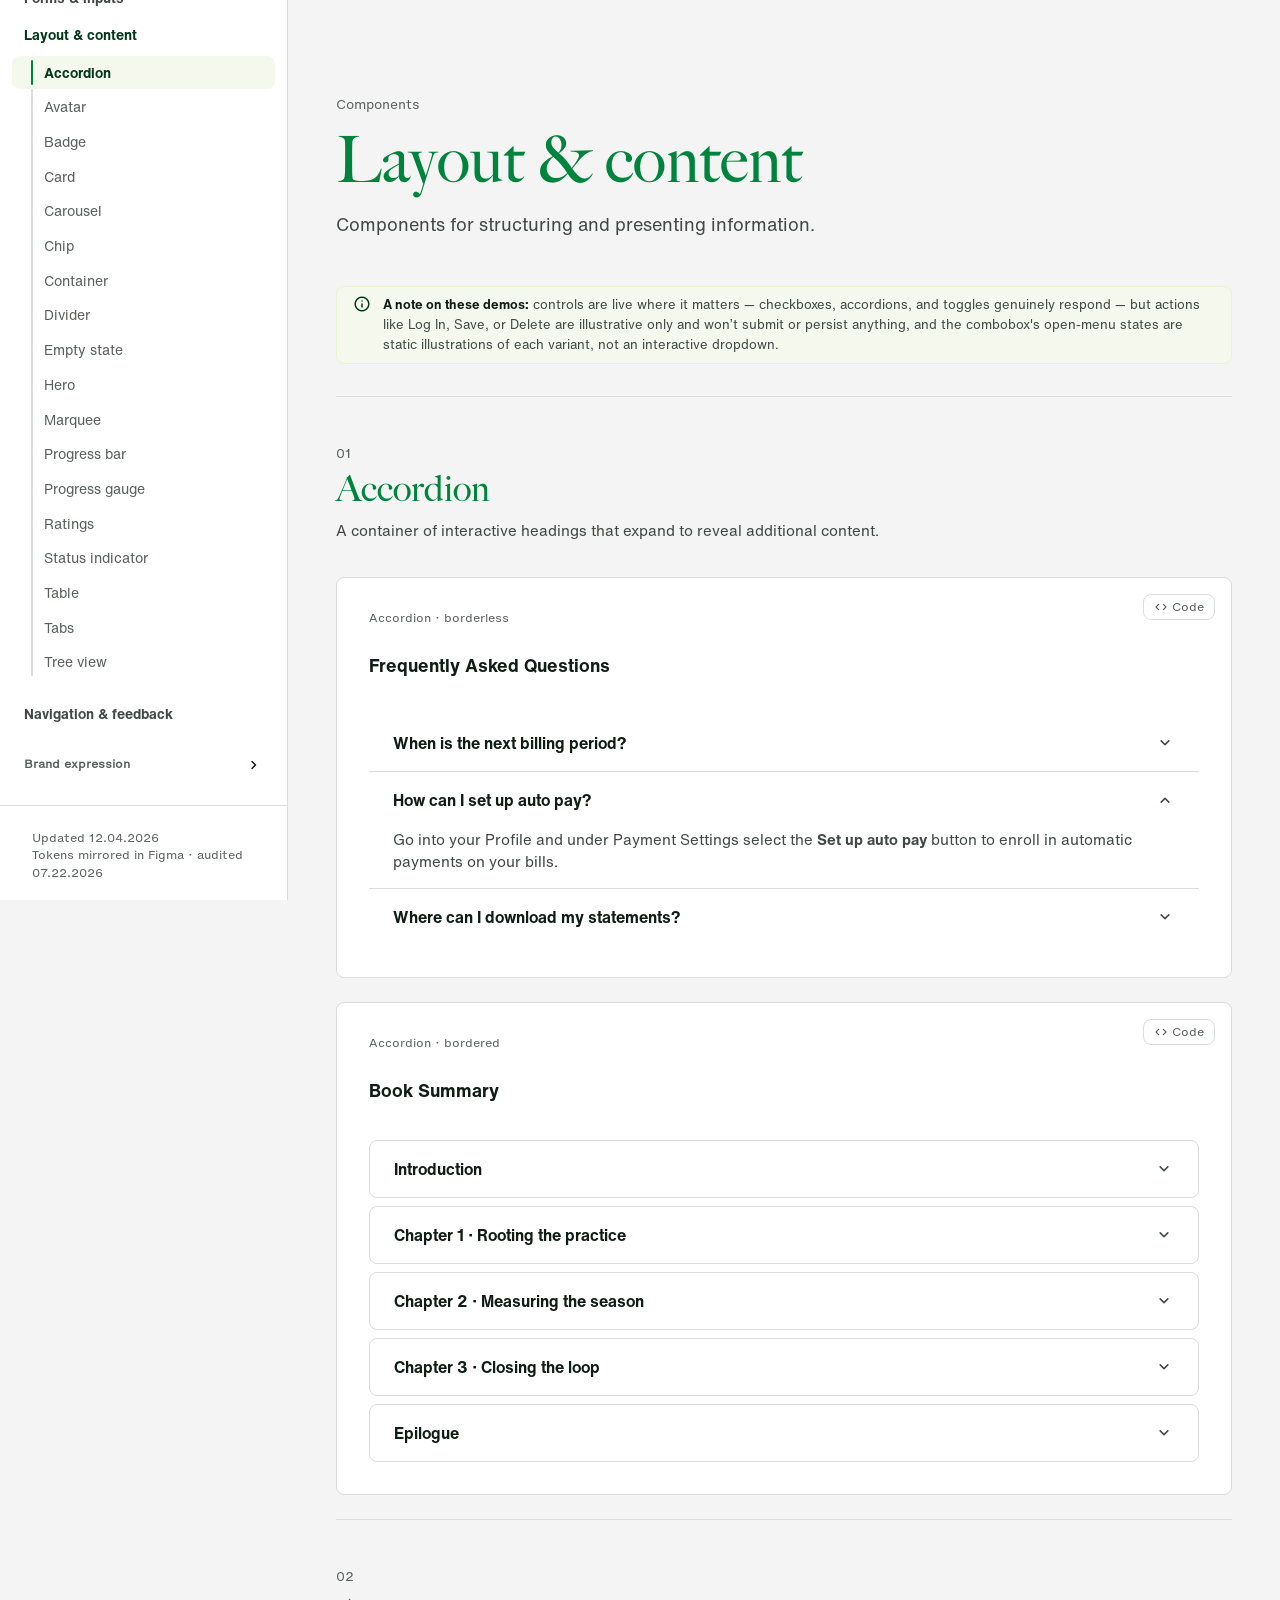
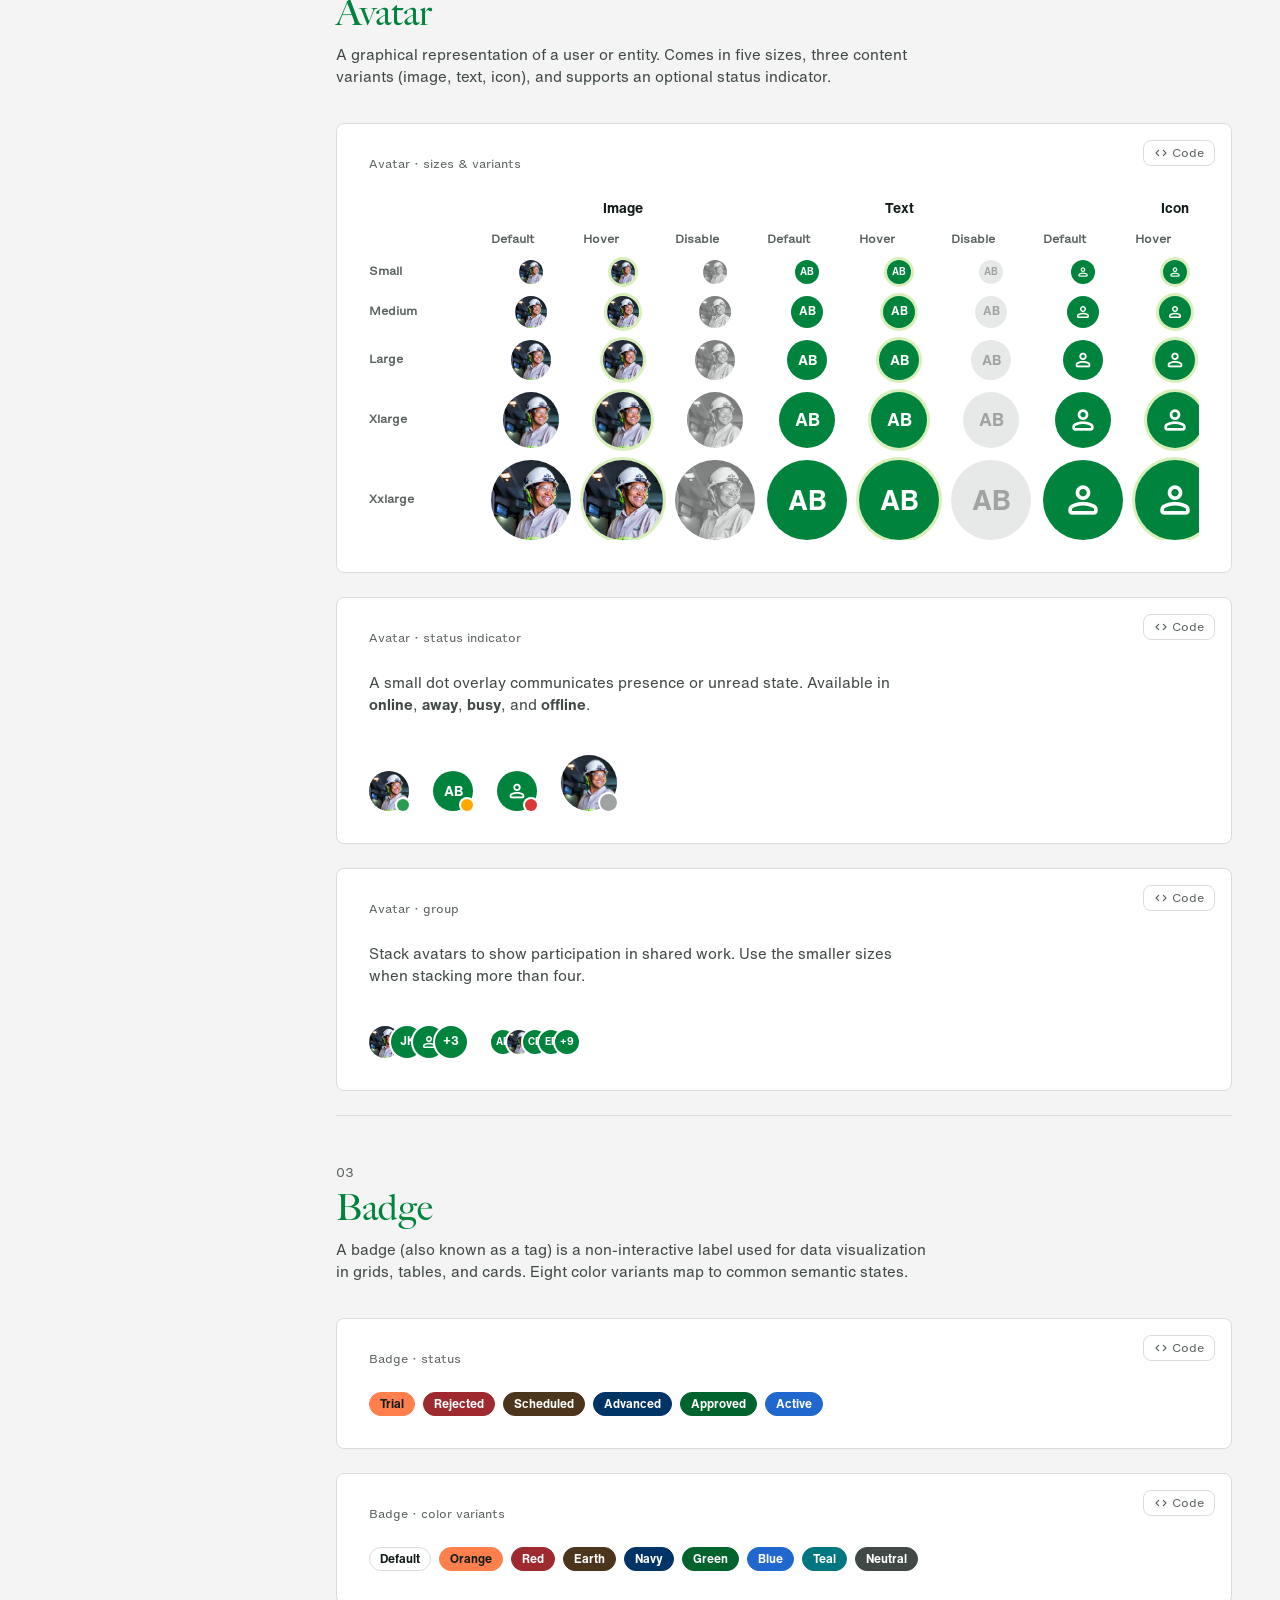
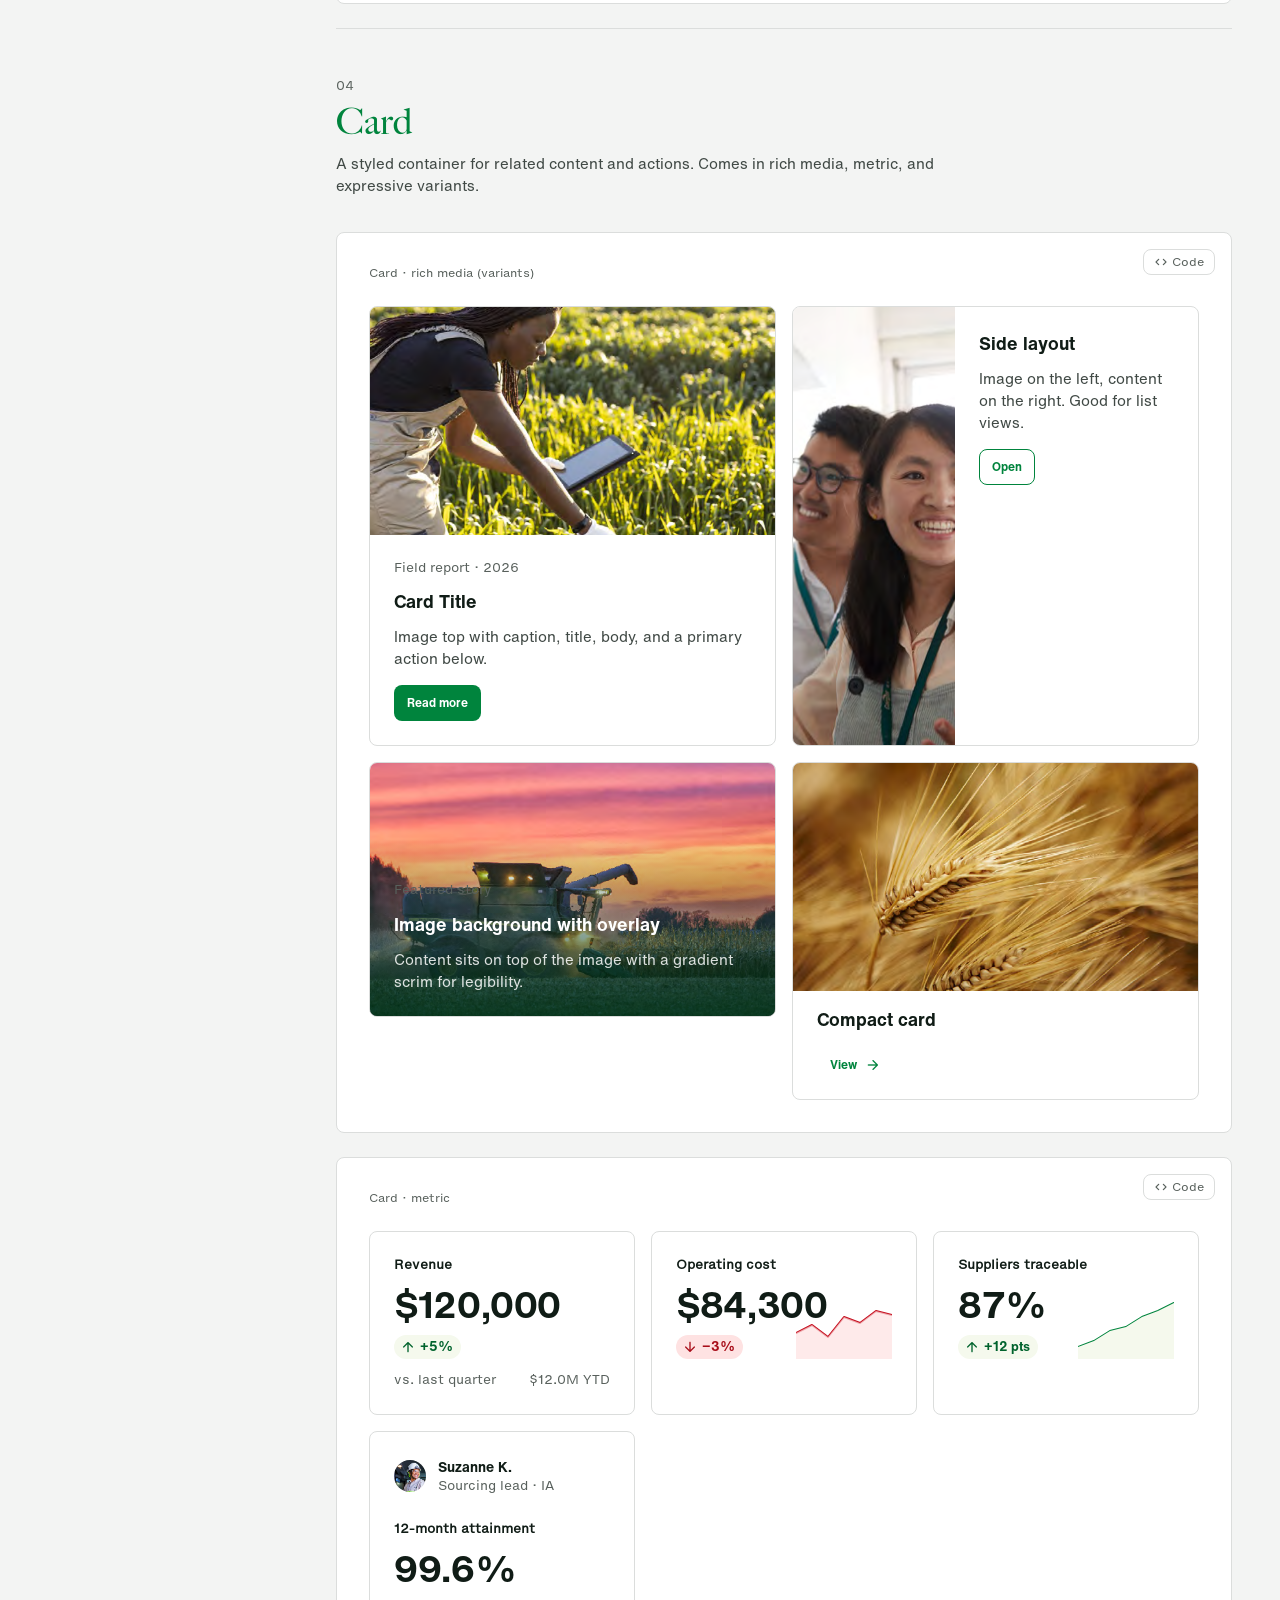
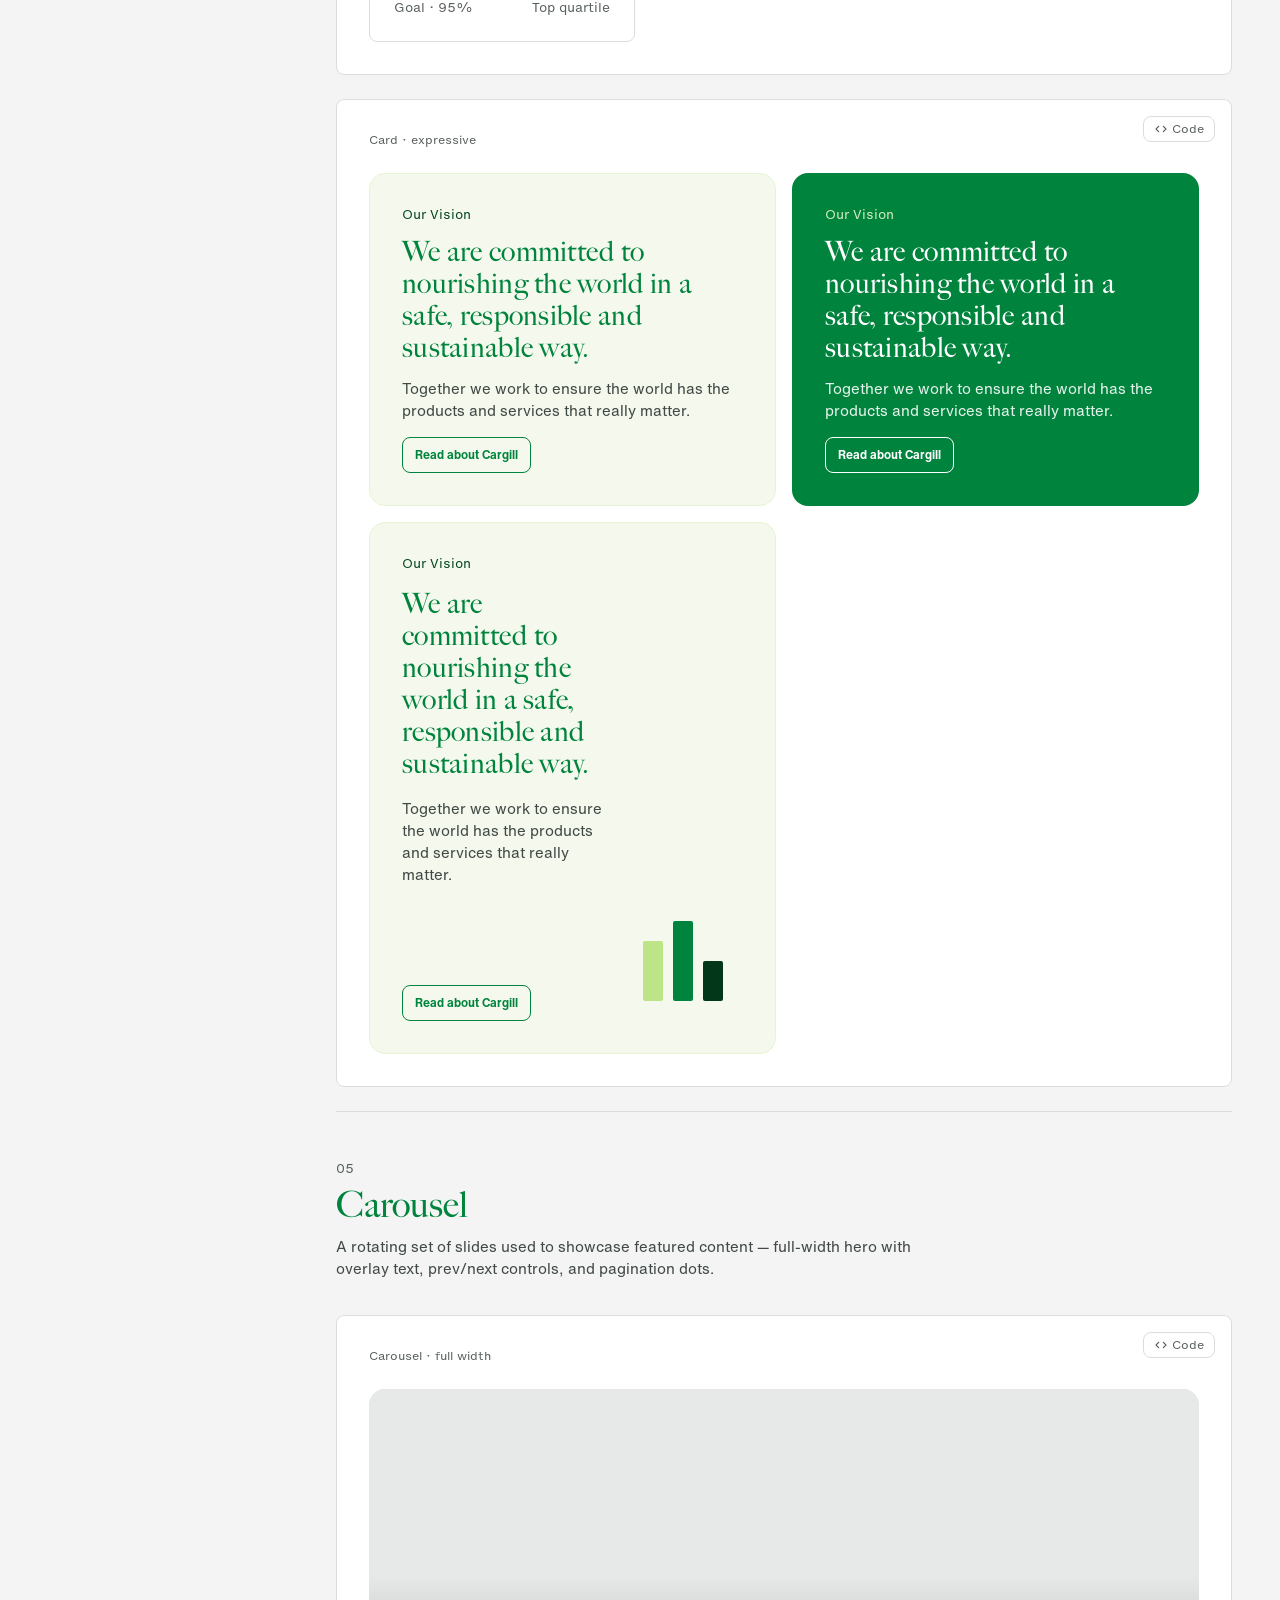
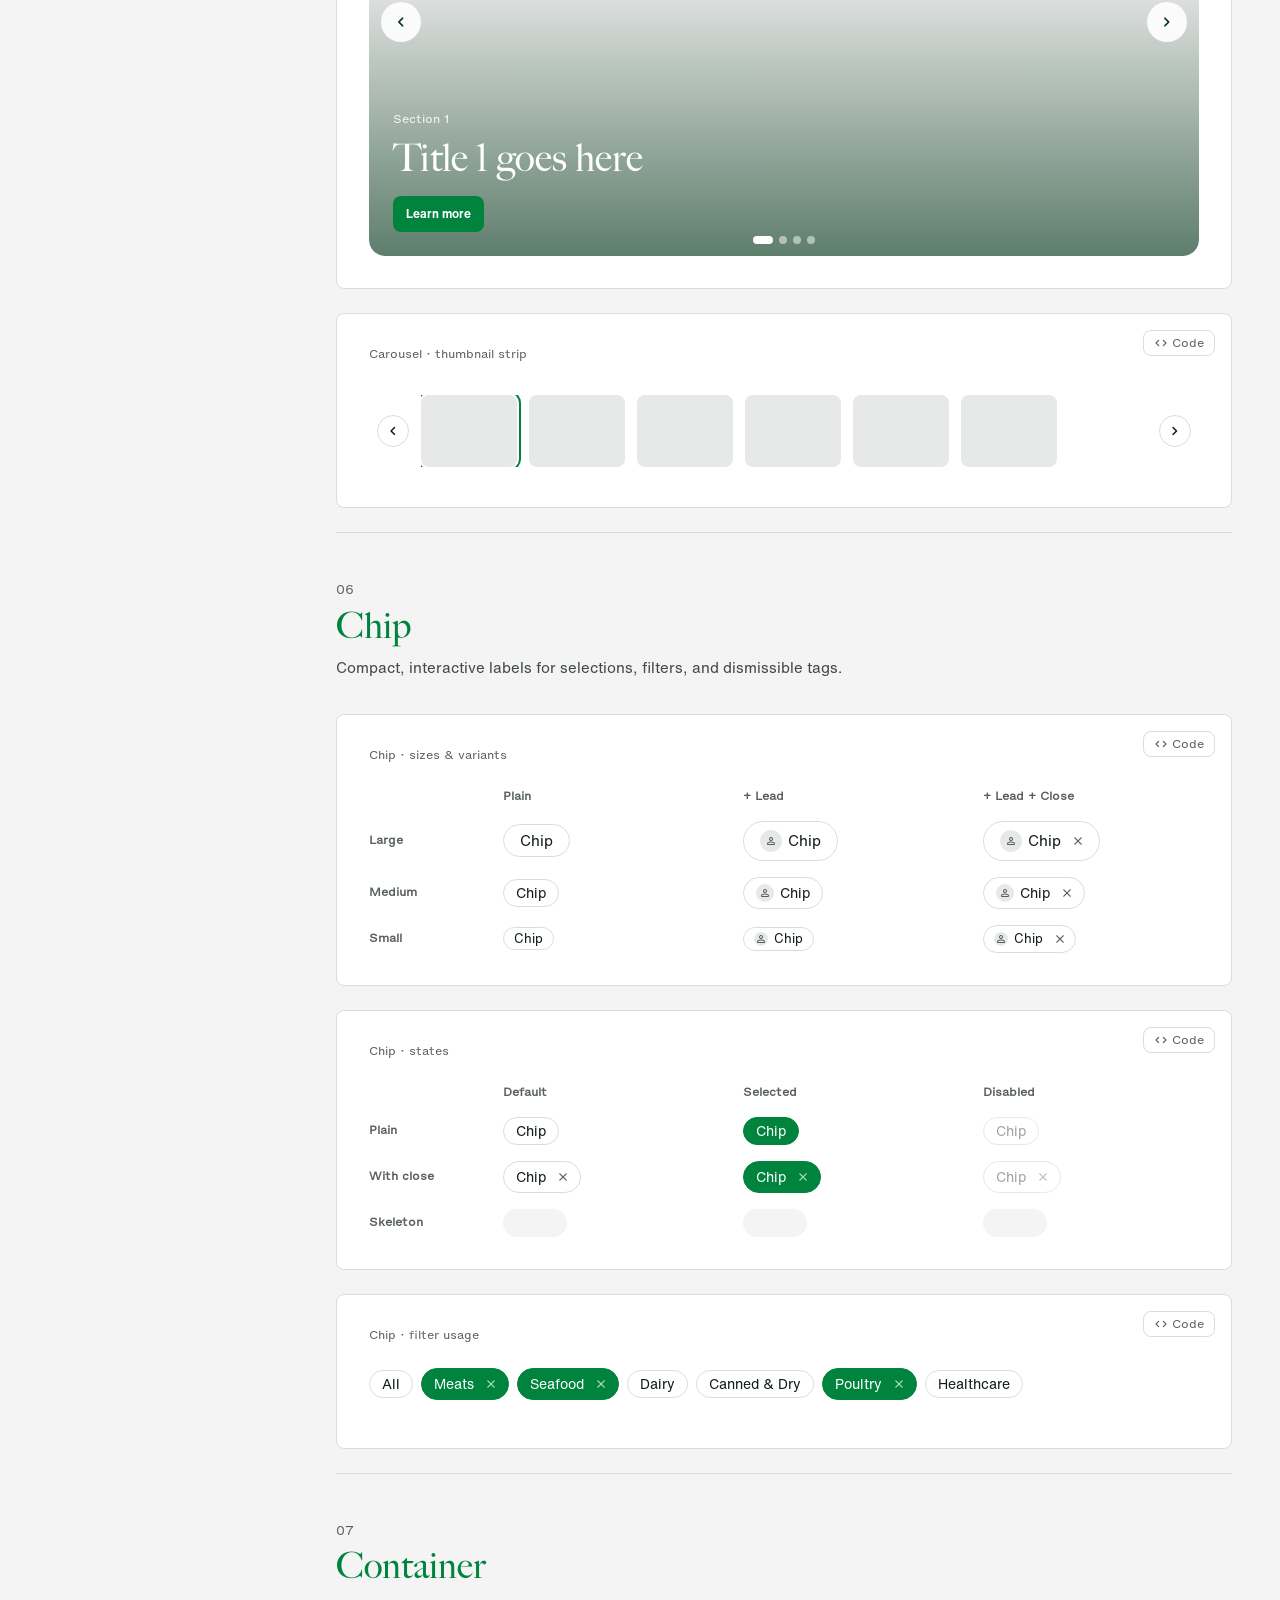
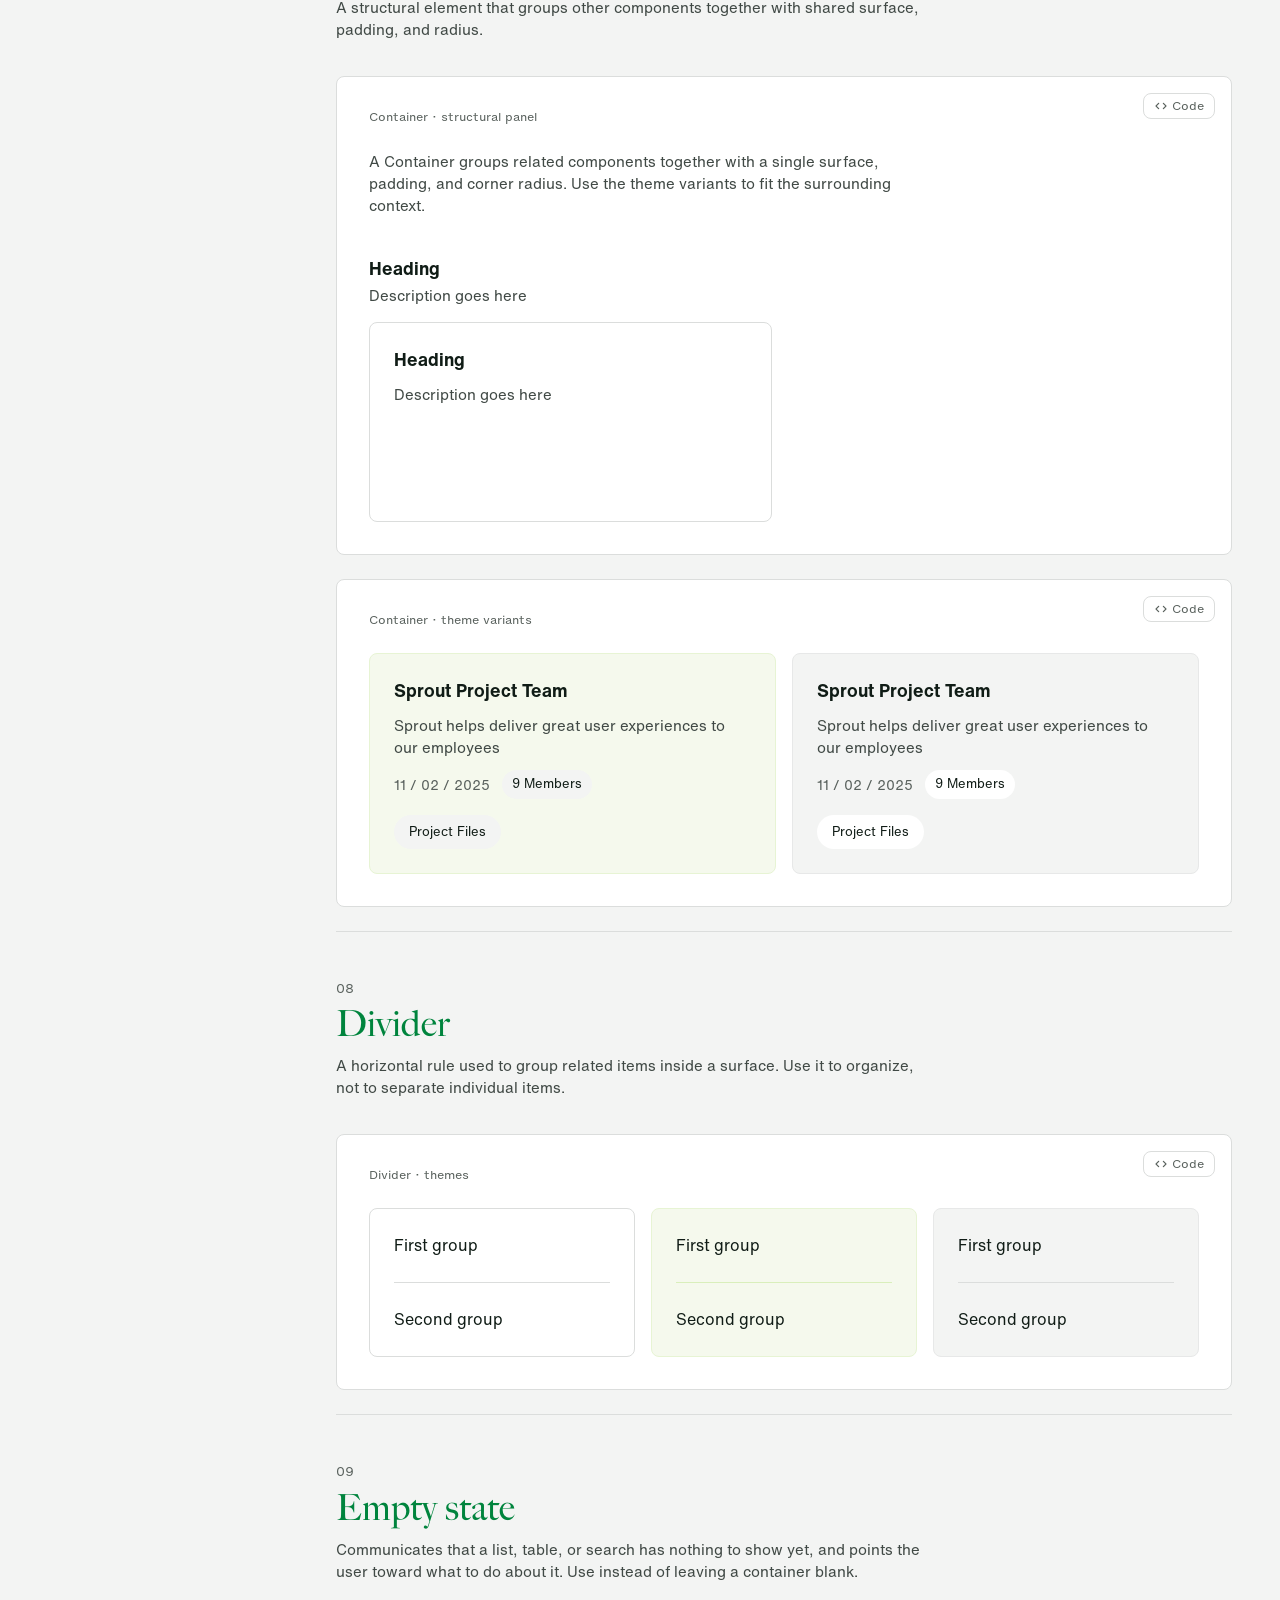
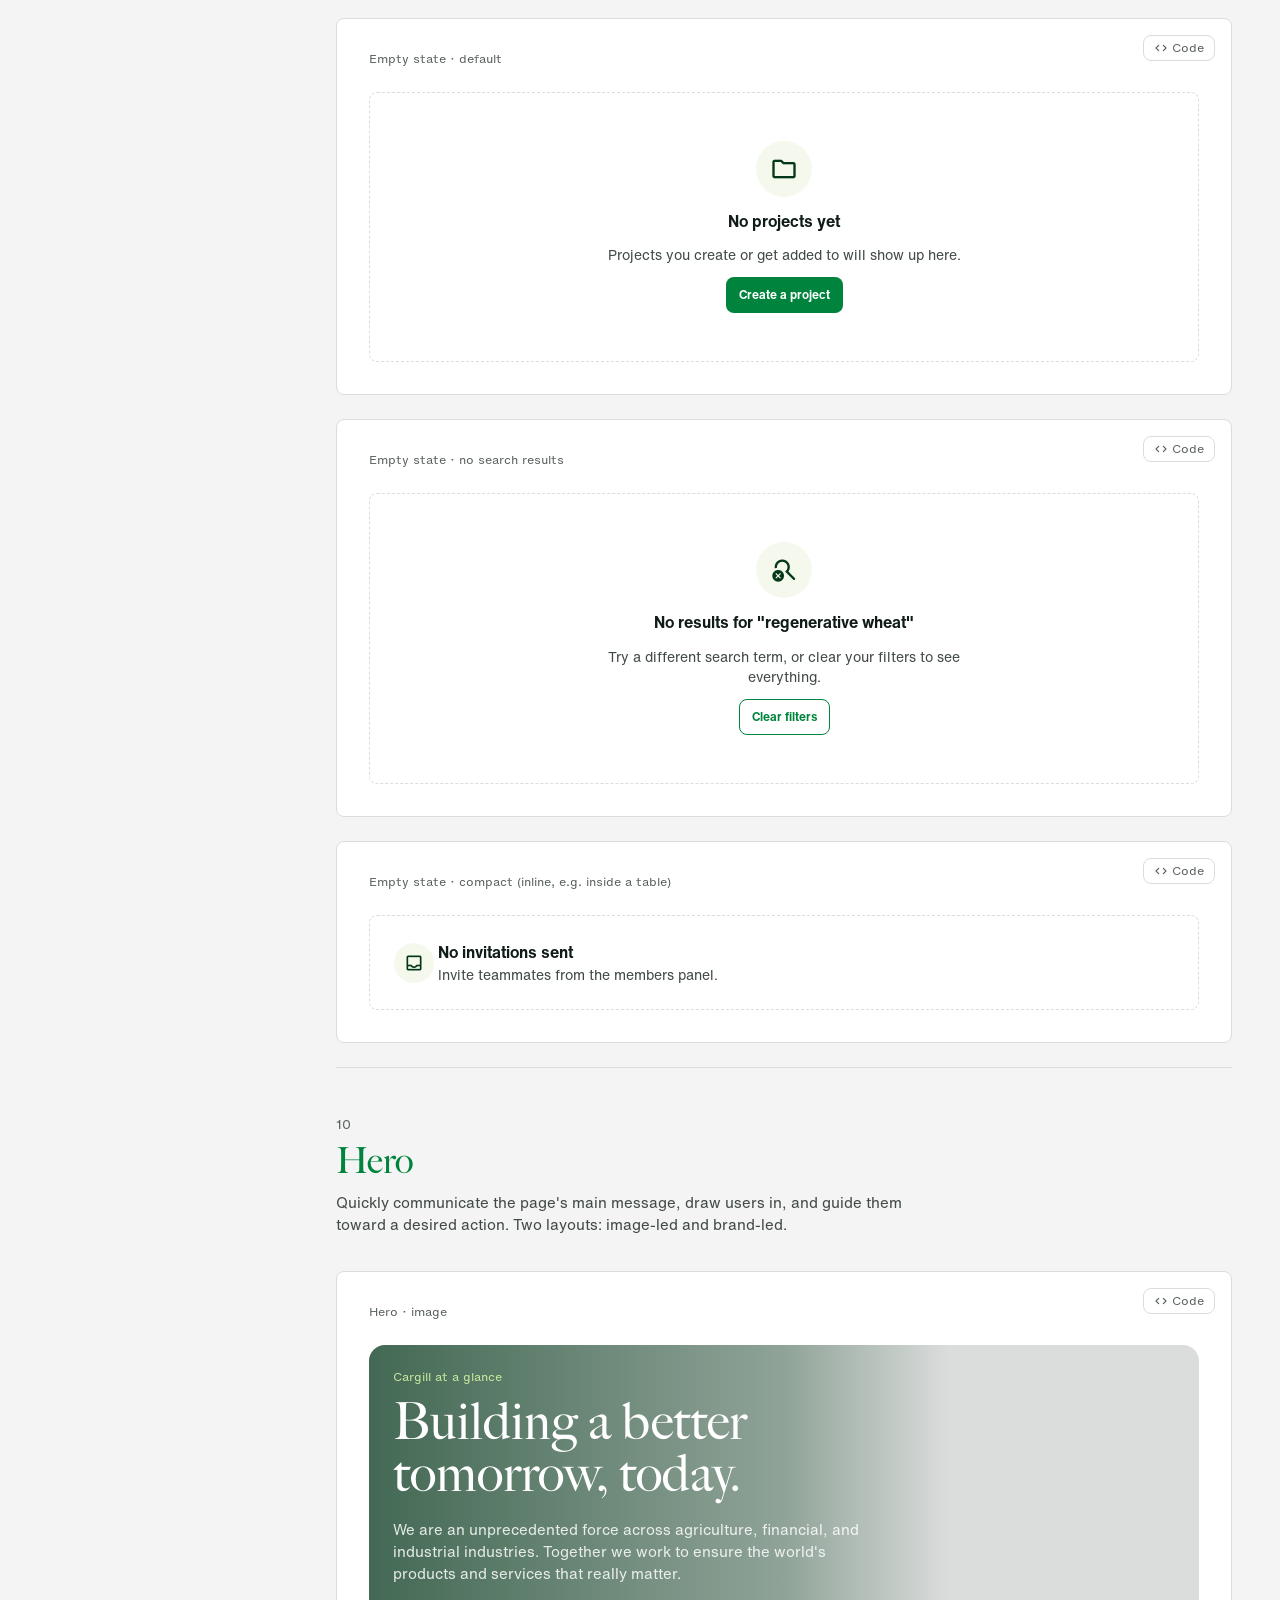
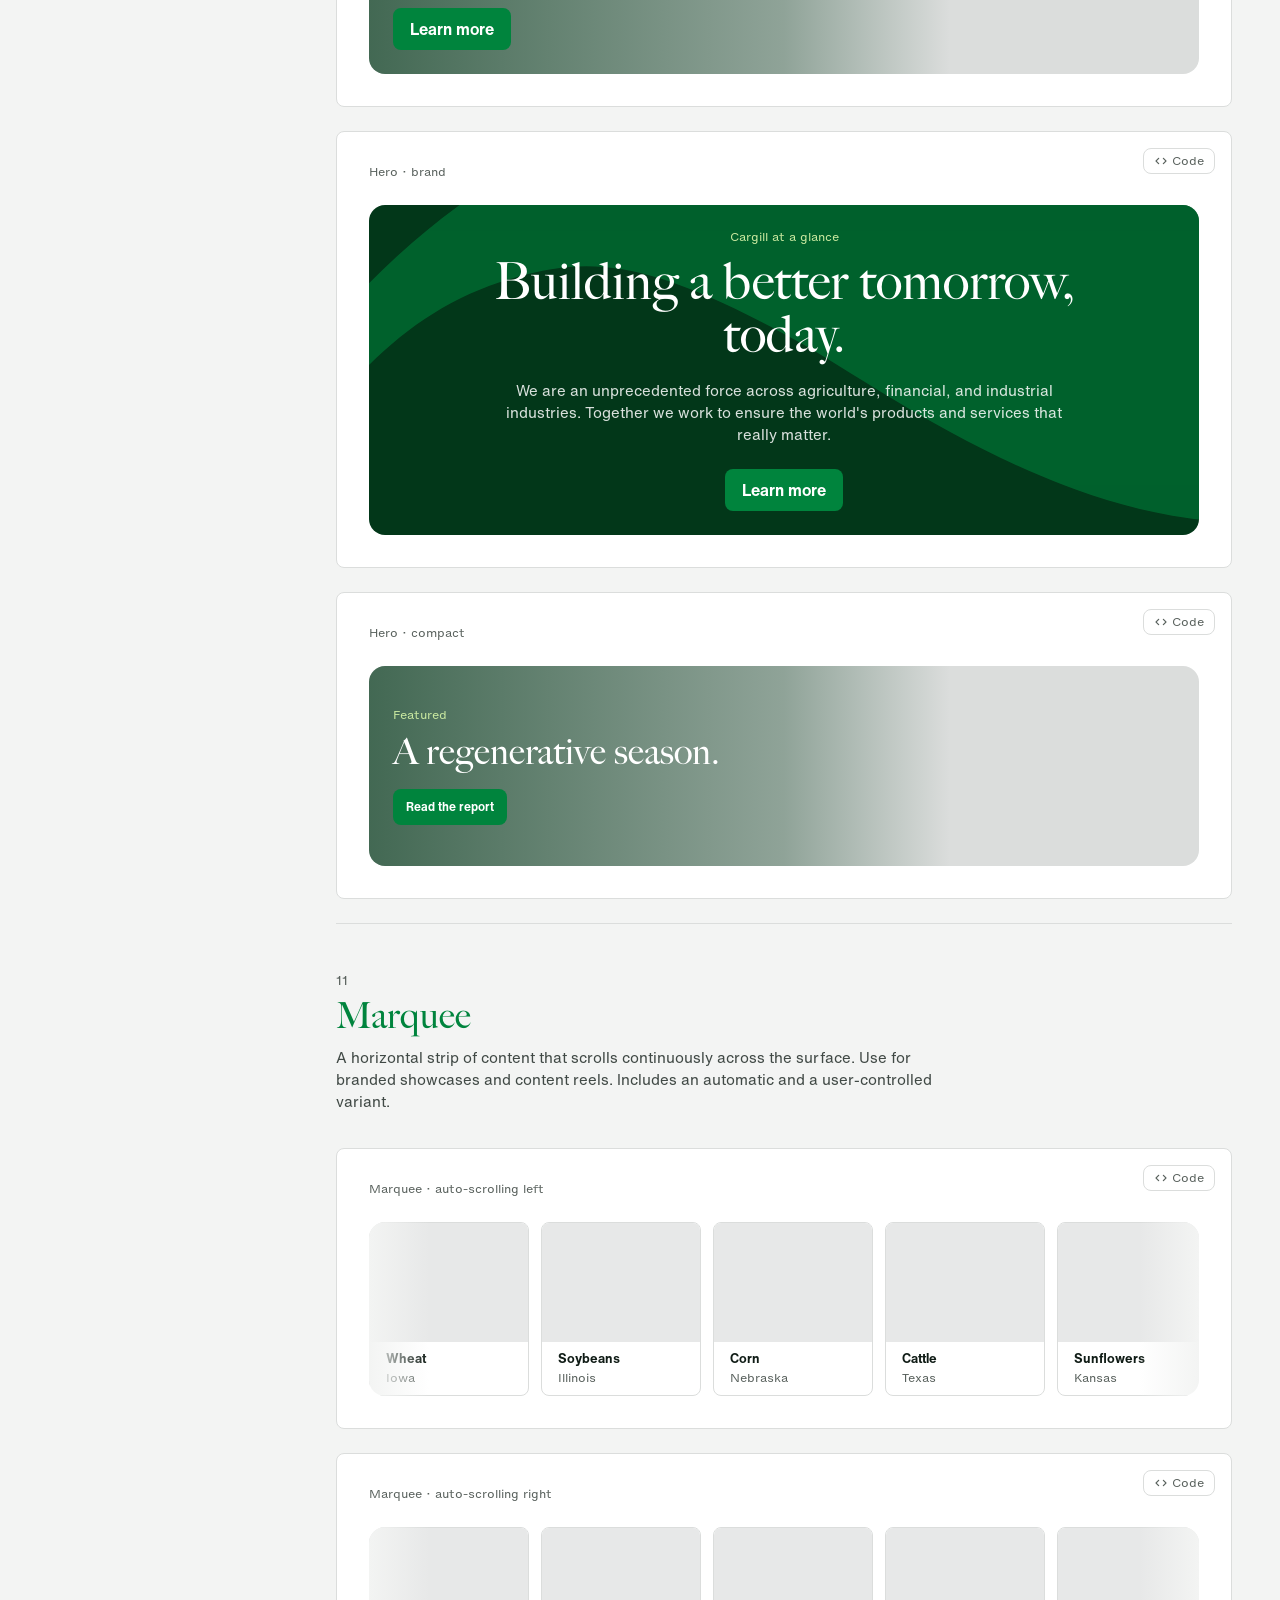
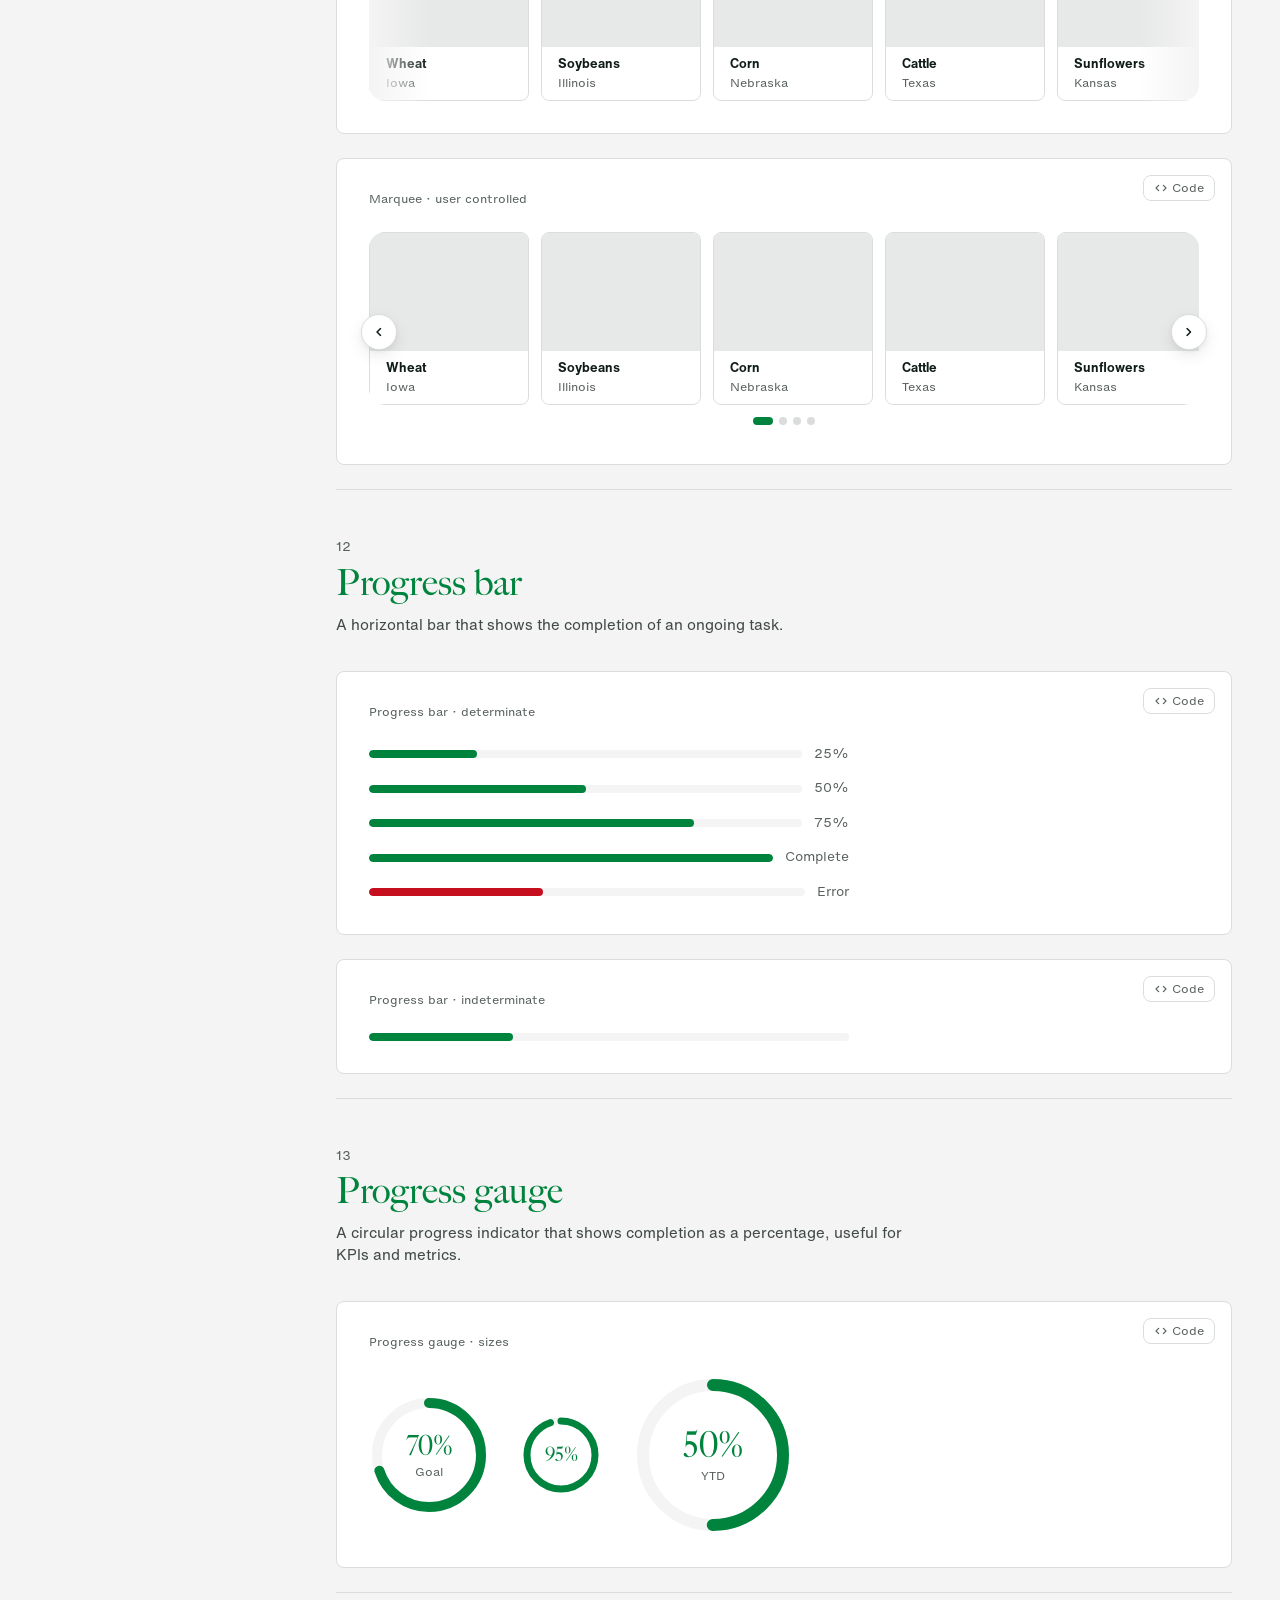
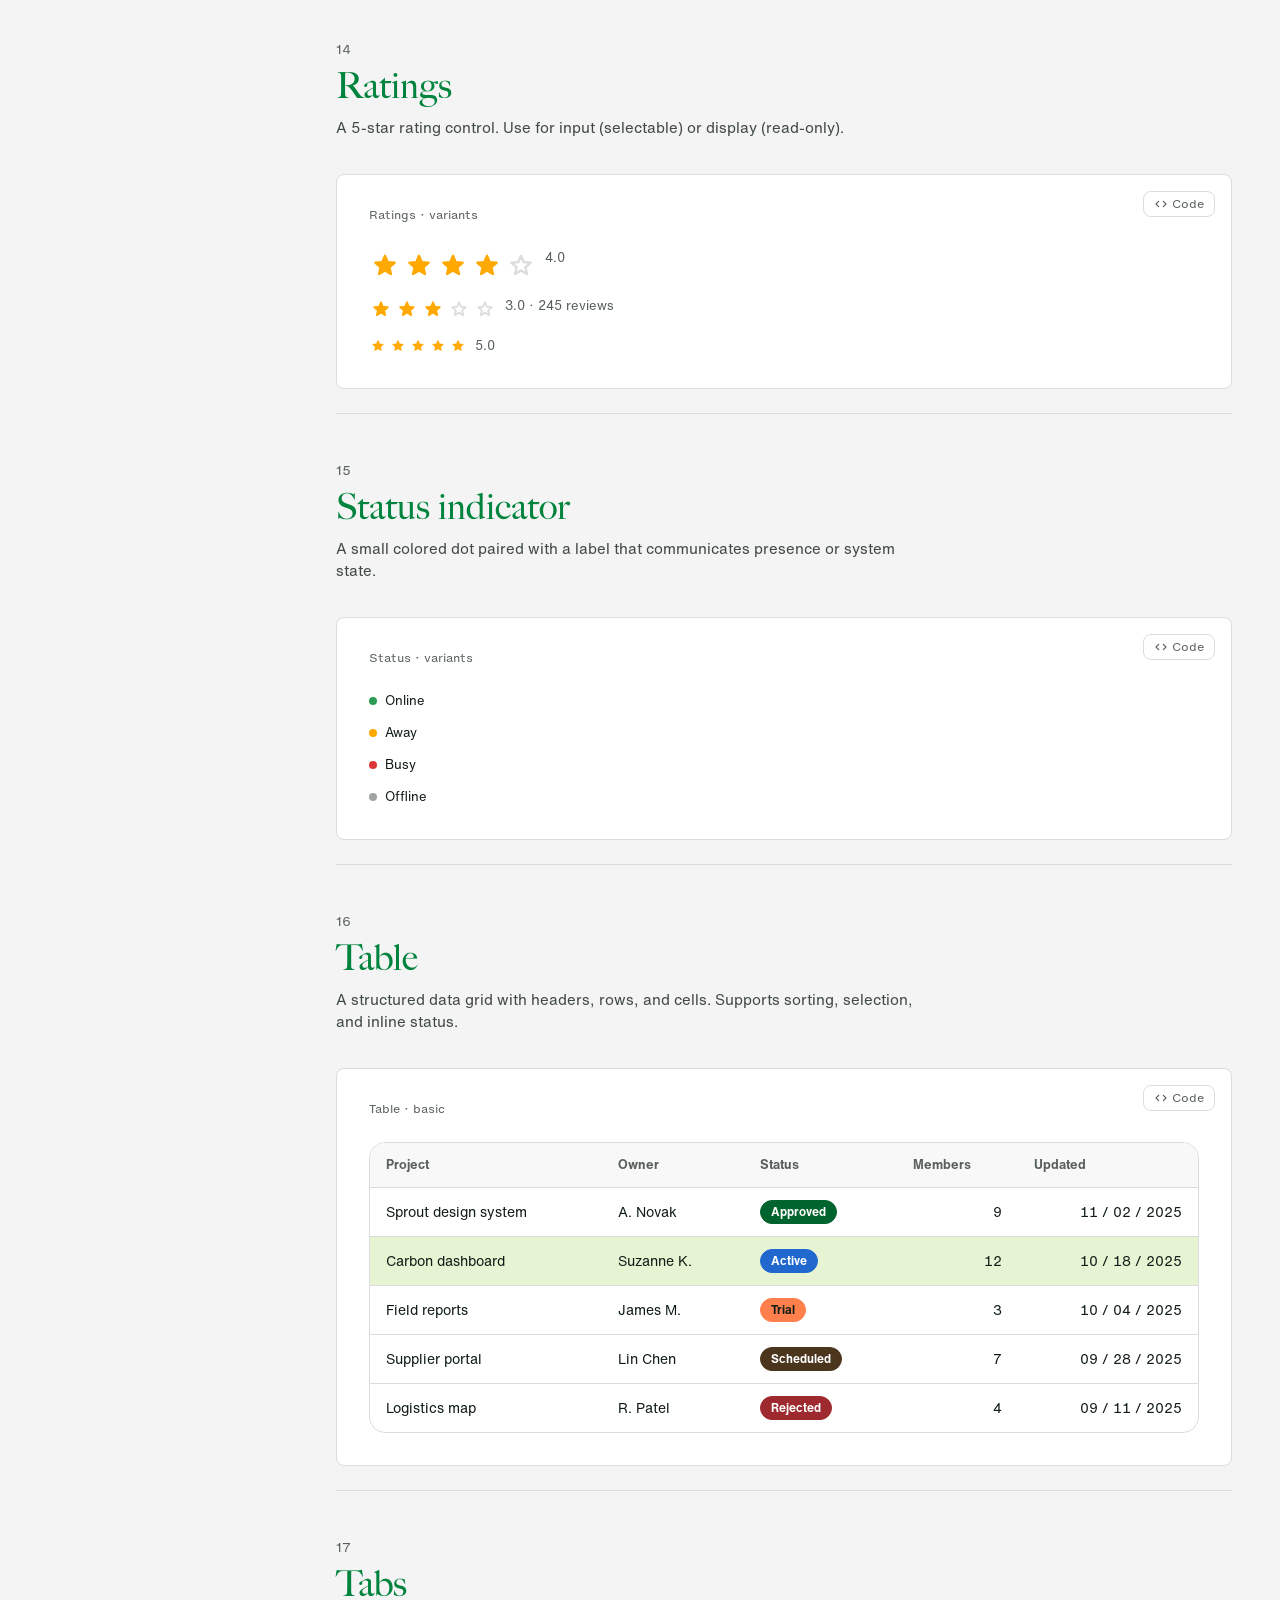
<file: content.html>
<!doctype html>
<html lang="en">
<head>
  <meta charset="utf-8" />
  <meta name="viewport" content="width=device-width, initial-scale=1" />
  <title>Layout & content · Sprout Design System</title>
  <link rel="preconnect" href="https://fonts.googleapis.com" />
  <link rel="preconnect" href="https://fonts.gstatic.com" crossorigin />
  <link rel="preload" href="Cargill%20Fonts/HelveticaNowForCargill.woff2" as="font" type="font/woff2" crossorigin />
  <link rel="preload" href="Cargill%20Fonts/BigCaslonForCargill.otf" as="font" type="font/otf" crossorigin />
  <link rel="stylesheet" href="https://fonts.googleapis.com/css2?family=Material+Symbols+Rounded:opsz,wght,FILL,GRAD@20..48,400..700,0..1,-25..0&display=block" />
  <link rel="stylesheet" href="https://fonts.googleapis.com/css2?family=EB+Garamond:ital@0;1&display=swap" />
  <link rel="stylesheet" href="styles.css" />
</head>
<body>
  <a class="skip-link" href="#main-content">Skip to content</a>

  <!-- Cargill logo SVG symbol. Wordmark paths use currentColor, leaf uses --leaf-fill. -->
  <svg width="0" height="0" style="position:absolute;overflow:hidden" aria-hidden="true" focusable="false">
    <symbol id="cargill-logo" viewBox="0 0 432 202">
      <g fill="currentColor">
        <path d="M423.825 174.37C422.325 174.37 420.925 173.97 419.725 173.27C418.425 172.57 417.525 171.57 416.725 170.37C416.025 169.17 415.625 167.87 415.625 166.37C415.625 164.87 416.025 163.57 416.725 162.37C417.425 161.17 418.425 160.17 419.725 159.47C421.025 158.77 422.325 158.37 423.825 158.37C425.325 158.37 426.725 158.77 427.925 159.47C429.125 160.17 430.125 161.17 430.925 162.37C431.625 163.57 432.025 164.87 432.025 166.37C432.025 167.87 431.625 169.17 430.925 170.37C430.225 171.57 429.225 172.57 427.925 173.27C426.625 173.97 425.325 174.37 423.825 174.37ZM423.825 173.07C425.125 173.07 426.225 172.77 427.325 172.17C428.325 171.57 429.225 170.77 429.825 169.77C430.425 168.77 430.725 167.57 430.725 166.37C430.725 165.17 430.425 163.97 429.825 162.97C429.225 161.97 428.425 161.17 427.325 160.57C426.225 159.97 425.125 159.67 423.825 159.67C422.525 159.67 421.425 159.97 420.325 160.57C419.225 161.17 418.425 161.97 417.825 162.97C417.225 163.97 416.925 165.17 416.925 166.37C416.925 167.57 417.225 168.77 417.825 169.77C418.425 170.77 419.225 171.57 420.325 172.17C421.425 172.77 422.625 173.07 423.825 173.07ZM420.725 170.67V161.97H424.325C424.925 161.97 425.425 162.07 425.925 162.27C426.325 162.47 426.725 162.77 426.925 163.07C427.125 163.47 427.325 163.87 427.325 164.37C427.325 164.77 427.225 165.17 427.125 165.47C426.925 165.77 426.725 166.07 426.425 166.27C426.125 166.47 425.625 166.57 425.125 166.67V166.27C425.625 166.27 425.925 166.37 426.225 166.57C426.525 166.67 426.725 166.87 426.925 167.17C427.025 167.47 427.125 167.77 427.225 168.17L427.325 169.57C427.325 169.87 427.425 170.07 427.425 170.27C427.525 170.47 427.625 170.67 427.725 170.77H426.525C426.425 170.67 426.325 170.47 426.325 170.27C426.225 170.07 426.225 169.87 426.225 169.57L426.125 168.47C426.125 168.07 426.025 167.87 425.925 167.67C425.825 167.47 425.725 167.37 425.425 167.27C425.225 167.17 424.925 167.17 424.625 167.17H421.225V165.97H424.525C424.925 165.97 425.225 165.87 425.425 165.77C425.725 165.67 425.825 165.47 426.025 165.27C426.225 165.07 426.225 164.77 426.225 164.47C426.225 164.17 426.125 163.87 426.025 163.67C425.925 163.47 425.725 163.27 425.425 163.17C425.125 163.07 424.825 162.97 424.425 162.97H421.425L421.925 162.47V170.67H420.725Z"/>
        <path d="M432.025 55.4702C431.125 59.6702 408.725 167.97 408.125 170.77C405.625 170.77 385.625 170.77 381.925 170.77C382.725 166.57 405.225 58.2702 405.725 55.4702C408.325 55.4702 428.325 55.4702 432.025 55.4702Z"/>
        <path d="M390.025 55.4702C389.125 59.6702 366.725 167.97 366.125 170.77C363.625 170.77 343.625 170.77 339.925 170.77C340.725 166.57 363.225 58.2702 363.725 55.4702C366.325 55.4702 386.325 55.4702 390.025 55.4702Z"/>
        <path d="M341.925 84.2702C341.025 88.4702 324.625 167.97 324.025 170.67C321.525 170.67 301.525 170.67 297.825 170.67C298.725 166.47 315.125 86.9702 315.725 84.2702C318.225 84.2702 338.225 84.2702 341.925 84.2702Z"/>
        <path d="M248.525 126.37C245.925 139.17 246.025 144.07 248.525 147.27C249.825 148.87 251.725 149.67 254.425 149.67C261.825 149.67 265.425 145.17 269.125 127.17C271.825 114.27 272.125 106.07 269.525 102.87C268.325 101.37 266.425 100.57 263.925 100.57C256.325 100.57 252.225 108.27 248.525 126.37ZM224.525 162.97C219.225 156.47 218.225 146.37 221.825 128.27C229.725 88.8702 244.725 81.9702 257.725 81.9702C263.925 81.9702 273.225 84.2702 274.325 95.1702L274.425 96.8702H276.225C276.225 96.8702 278.325 86.6702 278.825 84.3702C281.225 84.3702 299.425 84.3702 303.025 84.3702C302.125 88.5702 285.025 170.77 285.025 170.77C280.725 191.47 267.525 201.67 243.225 201.67C220.625 201.67 217.325 188.37 216.825 184.27C216.625 182.67 217.125 178.07 217.125 178.07C219.725 178.07 237.425 178.07 240.725 178.07C240.725 180.17 240.825 183.27 241.525 184.17C242.525 185.37 243.325 186.77 247.025 186.77C251.925 186.77 256.725 185.37 259.025 174.07L263.025 154.67H261.125L260.525 155.57C255.725 163.97 246.725 168.17 237.225 168.17C231.625 168.27 227.325 166.47 224.525 162.97Z"/>
        <path d="M224.725 81.8702C216.125 81.8702 205.925 87.8702 200.925 97.5702L200.425 98.5702H198.525C198.525 98.5702 200.825 87.4702 201.525 84.2702C201.025 84.2702 200.225 84.2702 199.225 84.2702C196.325 84.2702 177.925 84.2702 174.325 84.2702C174.425 85.3702 174.625 86.4702 174.625 87.7702C174.625 90.5702 174.225 93.7702 173.525 97.5702C168.725 121.07 159.025 167.57 158.425 170.77C162.125 170.77 182.125 170.77 184.625 170.77C186.225 162.67 194.425 123.07 194.425 123.07C196.925 111.17 203.825 105.67 216.325 105.67C218.525 105.67 220.425 105.77 222.225 106.07C222.825 103.27 226.525 85.5702 227.225 82.0702C226.025 81.8702 224.725 81.8702 224.725 81.8702Z"/>
        <path d="M131.725 127.17C131.725 127.17 131.225 127.57 130.325 127.97C128.725 128.57 125.225 129.17 123.125 129.67C121.425 130.07 119.525 130.57 117.525 131.47C112.025 133.77 109.325 137.57 107.825 144.47C107.025 148.47 107.525 151.87 109.325 154.07C110.625 155.67 112.625 156.57 115.025 156.57C124.725 156.57 127.725 147.27 129.225 140.27L131.725 127.17ZM132.025 81.8702C145.325 81.8702 153.425 84.1702 157.425 89.1702C159.625 91.8702 160.725 95.4702 160.825 100.07C160.825 102.67 160.525 105.47 159.825 108.57L150.725 152.57C149.525 158.67 148.725 163.27 148.725 167.17C148.725 168.37 148.825 169.57 149.025 170.57C145.325 170.57 126.925 170.57 124.125 170.57C124.125 170.27 124.125 170.07 124.125 169.77C124.125 167.97 124.225 165.97 124.425 163.97L124.725 160.37H123.325L122.825 161.17C118.325 168.37 108.125 172.87 99.4255 172.87C92.2255 172.87 87.0255 171.07 84.0255 167.37C80.8255 163.37 80.0255 157.07 81.7255 148.67C85.1255 132.27 92.6255 125.27 111.325 121.07L123.725 118.27C131.125 116.67 134.625 113.37 136.025 107.07C136.725 103.57 136.325 100.87 134.825 99.0702C133.425 97.3702 131.225 96.5702 128.225 96.5702C121.525 96.5702 118.025 99.9702 115.825 108.57C113.525 108.57 97.2255 108.57 93.6255 108.57C99.5255 85.4702 120.125 81.8702 132.025 81.8702Z"/>
        <path d="M5.12538 166.17C-1.37462 158.17 -1.67462 143.37 4.12538 115.17C13.5254 70.0702 26.9254 54.8702 57.5254 54.8702C69.7254 54.8702 78.3254 57.7702 83.0254 63.5702C86.0254 67.2702 87.6254 72.3702 87.6254 78.7702C87.6254 82.2702 87.2254 86.0702 86.3254 90.2702C86.3254 90.2702 85.5254 94.0702 85.0254 96.2702C82.5254 96.2702 59.2254 96.2702 59.2254 96.2702C59.2254 96.2702 61.1254 83.9702 61.1254 81.2702C61.1254 78.1702 61.0254 76.5702 59.8254 75.0702C58.6254 73.4702 56.8254 72.1702 54.0254 72.1702C42.6254 72.1702 38.8254 83.0702 32.3254 114.47C27.3254 138.87 25.4254 149.97 29.3254 154.77C30.8254 156.57 33.0254 157.47 36.1254 157.47C45.1254 157.47 48.6254 149.77 53.2254 128.37C55.6254 128.37 75.5254 128.37 79.2254 128.37C78.7254 130.87 77.8254 134.97 77.8254 134.97C72.4254 161.37 56.8254 174.77 31.8254 174.77C18.4254 174.67 9.92538 171.97 5.12538 166.17Z"/>
      </g>
      <path style="fill: var(--leaf-fill, #00843D)" d="M344.125 74.0702C344.125 74.0702 326.725 75.4702 314.625 73.7702C286.825 69.9702 261.025 50.7702 249.625 44.3702C224.825 30.5702 214.725 29.6702 201.925 33.3702C180.825 39.0702 168.525 56.3702 156.625 76.5702C154.325 75.4702 151.925 74.5702 149.425 73.9702C156.225 59.5702 182.125 13.0702 235.425 2.07022C288.925 -9.12978 346.225 26.5702 344.125 74.0702Z"/>
    </symbol>
    <!-- Cargill leaf graphic device — the wide "front door" crop used as the brand's primary
         graphic device (distinct from the small leaf glyph inside #cargill-logo above). Saved
         at assets/cargill-leaf.svg; imported verbatim, never redrawn. -->
    <symbol id="cargill-leaf-device" viewBox="0 0 1000 394">
      <path style="fill: var(--leaf-device-fill, #00843D)" d="M999.743 380.577C999.743 380.577 910.436 387.51 848.398 378.934C705.783 359.316 573.079 260.867 514.431 228.102C386.966 157.025 335.353 152.763 269.464 171.405C161.309 200.832 97.7301 289.677 36.7194 393.159C25.0616 387.459 12.6849 383.042 0 379.858C34.9219 305.7 167.677 67.2041 441.763 10.4559C716.208 -46.4976 1010.32 136.586 999.743 380.577Z"/>
    </symbol>
  </svg>

  <div class="app-layout">

    <aside class="sidebar">
      <div class="sidebar-brand">
        <a href="index.html" style="text-decoration:none; display:block;"><svg class="cargill-logo cargill-logo--black" viewBox="0 0 432 202" role="img" aria-label="Cargill"><use href="#cargill-logo"/></svg></a>
        <span class="sidebar-brand-title">Sprout</span>
        <span class="sidebar-brand-tagline">Design System · <span class="js-version">v1.0</span></span>
        <div class="theme-toggle-row">
          <button type="button" id="theme-toggle" class="theme-toggle" role="switch" aria-checked="false" aria-label="Light mode">
            <span class="theme-toggle-track" aria-hidden="true">
              <span class="theme-toggle-thumb"></span>
              <span class="theme-toggle-opt theme-toggle-opt--light">
                <span class="material-symbols-rounded theme-toggle-glyph">light_mode</span>
                <span class="theme-toggle-opt-label">Light</span>
              </span>
              <span class="theme-toggle-opt theme-toggle-opt--dark">
                <span class="material-symbols-rounded theme-toggle-glyph">dark_mode</span>
                <span class="theme-toggle-opt-label">Dark</span>
              </span>
            </span>
          </button>
        </div>
      </div>

      <div class="sidebar-search">
        <button type="button" class="sidebar-search-trigger" id="search-trigger" aria-haspopup="dialog">
          <span class="material-symbols-rounded" aria-hidden="true">search</span>
          <span class="sidebar-search-trigger-label">Search</span>
          <span class="sidebar-search-kbd">⌘K</span>
        </button>
      </div>

      <nav class="sidebar-nav" aria-label="Design system sections">
        <a href="getting-started.html" class="sidebar-link"><span class="sidebar-link-num material-symbols-rounded" aria-hidden="true">rocket_launch</span><span>Getting started</span></a>
        <div class="sidebar-section" data-nav-group="foundations">
          <button type="button" class="sidebar-section-header" aria-expanded="true" aria-controls="nav-foundations">
            <span class="sidebar-section-title">System foundations</span>
            <span class="material-symbols-rounded sidebar-section-chevron" aria-hidden="true">expand_more</span>
          </button>
          <div class="sidebar-section-body" id="nav-foundations">
            <div class="sidebar-section-body-inner">
              <a href="index.html#color" class="sidebar-link"><span class="sidebar-link-num">01</span><span>Color</span></a>
              <a href="index.html#type" class="sidebar-link"><span class="sidebar-link-num">02</span><span>Typography</span></a>
              <a href="index.html#space" class="sidebar-link"><span class="sidebar-link-num">03</span><span>Layout &amp; shape</span></a>
              <a href="system.html#themes" class="sidebar-link"><span class="sidebar-link-num">04</span><span>Themes</span></a>
              <a href="system.html#elevation" class="sidebar-link"><span class="sidebar-link-num">05</span><span>Elevation</span></a>
            </div>
          </div>
        </div>
        <div class="sidebar-section" data-nav-group="components">
          <button type="button" class="sidebar-section-header" aria-expanded="true" aria-controls="nav-components">
            <span class="sidebar-section-title">Product system</span>
            <span class="material-symbols-rounded sidebar-section-chevron" aria-hidden="true">expand_more</span>
          </button>
          <div class="sidebar-section-body" id="nav-components">
            <div class="sidebar-section-body-inner">
              <a href="index.html#icons" class="sidebar-link"><span class="sidebar-link-num">06</span><span>Iconography</span></a>
              <a href="system.html#dataviz" class="sidebar-link"><span class="sidebar-link-num">07</span><span>Data visualization</span></a>
              <a href="forms.html" class="sidebar-link sidebar-group"><span class="sidebar-link-num">·</span><span>Forms &amp; inputs</span></a>
              <a href="content.html" class="sidebar-link sidebar-group sidebar-group--active"><span class="sidebar-link-num">·</span><span>Layout &amp; content</span></a>
              <div class="sidebar-group-children">
            <a href="#accordion" class="sidebar-link sidebar-link--child"><span class="sidebar-link-num"></span><span>Accordion</span></a>
            <a href="#avatar" class="sidebar-link sidebar-link--child"><span class="sidebar-link-num"></span><span>Avatar</span></a>
            <a href="#badge" class="sidebar-link sidebar-link--child"><span class="sidebar-link-num"></span><span>Badge</span></a>
            <a href="#card" class="sidebar-link sidebar-link--child"><span class="sidebar-link-num"></span><span>Card</span></a>
            <a href="#carousel" class="sidebar-link sidebar-link--child"><span class="sidebar-link-num"></span><span>Carousel</span></a>
            <a href="#chip" class="sidebar-link sidebar-link--child"><span class="sidebar-link-num"></span><span>Chip</span></a>
            <a href="#container" class="sidebar-link sidebar-link--child"><span class="sidebar-link-num"></span><span>Container</span></a>
            <a href="#divider" class="sidebar-link sidebar-link--child"><span class="sidebar-link-num"></span><span>Divider</span></a>
            <a href="#empty-state" class="sidebar-link sidebar-link--child"><span class="sidebar-link-num"></span><span>Empty state</span></a>
            <a href="#hero" class="sidebar-link sidebar-link--child"><span class="sidebar-link-num"></span><span>Hero</span></a>
            <a href="#marquee" class="sidebar-link sidebar-link--child"><span class="sidebar-link-num"></span><span>Marquee</span></a>
            <a href="#progress-bar" class="sidebar-link sidebar-link--child"><span class="sidebar-link-num"></span><span>Progress bar</span></a>
            <a href="#progress-gauge" class="sidebar-link sidebar-link--child"><span class="sidebar-link-num"></span><span>Progress gauge</span></a>
            <a href="#ratings" class="sidebar-link sidebar-link--child"><span class="sidebar-link-num"></span><span>Ratings</span></a>
            <a href="#status-indicator" class="sidebar-link sidebar-link--child"><span class="sidebar-link-num"></span><span>Status indicator</span></a>
            <a href="#tables" class="sidebar-link sidebar-link--child"><span class="sidebar-link-num"></span><span>Table</span></a>
            <a href="#tabs" class="sidebar-link sidebar-link--child"><span class="sidebar-link-num"></span><span>Tabs</span></a>
            <a href="#tree-view" class="sidebar-link sidebar-link--child"><span class="sidebar-link-num"></span><span>Tree view</span></a>
          </div>
              <a href="navigation.html" class="sidebar-link sidebar-group"><span class="sidebar-link-num">·</span><span>Navigation &amp; feedback</span></a>
            </div>
          </div>
        </div>
        <div class="sidebar-section" data-nav-group="brand">
          <button type="button" class="sidebar-section-header" aria-expanded="true" aria-controls="nav-brand">
            <span class="sidebar-section-title">Brand expression</span>
            <span class="material-symbols-rounded sidebar-section-chevron" aria-hidden="true">expand_more</span>
          </button>
          <div class="sidebar-section-body" id="nav-brand">
            <div class="sidebar-section-body-inner">
              <a href="index.html#logo" class="sidebar-link"><span class="sidebar-link-num">08</span><span>Logo</span></a>
              <a href="system.html#brand-expression" class="sidebar-link"><span class="sidebar-link-num">09</span><span>Graphic language</span></a>
              <a href="system.html#illustration" class="sidebar-link"><span class="sidebar-link-num">10</span><span>Illustration &amp; diagrams</span></a>
              <a href="assets.html#registry" class="sidebar-link"><span class="sidebar-link-num">11</span><span>Approved assets</span></a>
            </div>
          </div>
        </div>
      </nav>


      <div class="sidebar-foot">
        Updated <span class="js-updated">2026.06.06</span><br>Tokens mirrored in Figma · audited 07.22.2026
      </div>
    </aside>

    <div class="app-main" id="main-content" tabindex="-1">

  <main>
    <section class="block" id="content-top">
      <div class="container">
        <div class="section-head">
          <div>
            <p class="section-eyebrow">Components</p>
            <h1 class="section-title">Layout &amp; content</h1>
          </div>
          <p class="section-lede">Components for structuring and presenting information.</p>
        </div>
        <div class="component-grid">
<div class="component-legend">
            <span class="material-symbols-rounded" aria-hidden="true">info</span>
            <span><strong>A note on these demos:</strong> controls are live where it matters — checkboxes, accordions, and toggles genuinely respond — but actions like Log In, Save, or Delete are illustrative only and won’t submit or persist anything, and the combobox's open-menu states are static illustrations of each variant, not an interactive dropdown.</span>
          </div>
<div class="component-heading" id="accordion">
            <h2 class="component-heading-title">Accordion</h2>
            <p class="component-heading-desc">A container of interactive headings that expand to reveal additional content.</p>
          </div>

          <div class="component">
            <p class="component-label">Accordion · borderless</p>
            <p class="type-h5" style="font-size: 18px; margin-bottom: var(--space-3);">Frequently Asked Questions</p>
            <div class="accordion accordion--borderless">
              <details class="accordion-item">
                <summary>When is the next billing period?<span class="material-symbols-rounded">expand_more</span></summary>
                <div class="accordion-body">
                  <p>Your next billing period begins on the first day of the month following your activation date. Invoices are issued on the same date and reflect any usage from the prior cycle.</p>
                </div>
              </details>
              <details class="accordion-item" open>
                <summary>How can I set up auto pay?<span class="material-symbols-rounded">expand_more</span></summary>
                <div class="accordion-body">
                  <p>Go into your Profile and under Payment Settings select the <strong>Set up auto pay</strong> button to enroll in automatic payments on your bills.</p>
                </div>
              </details>
              <details class="accordion-item">
                <summary>Where can I download my statements?<span class="material-symbols-rounded">expand_more</span></summary>
                <div class="accordion-body">
                  <p>Statements for the last 24 months live under Account · Billing · Statements. Each statement is available as PDF or CSV.</p>
                </div>
              </details>
            </div>
          </div>

          <div class="component">
            <p class="component-label">Accordion · bordered</p>
            <p class="type-h5" style="font-size: 18px; margin-bottom: var(--space-3);">Book Summary</p>
            <div class="accordion accordion--bordered">
              <details class="accordion-item">
                <summary>Introduction<span class="material-symbols-rounded">expand_more</span></summary>
                <div class="accordion-body"><p>Sets the stage for the work ahead, framing the systems thinking and stewardship principles that ground the rest of the chapters.</p></div>
              </details>
              <details class="accordion-item">
                <summary>Chapter 1 · Rooting the practice<span class="material-symbols-rounded">expand_more</span></summary>
                <div class="accordion-body"><p>How regenerative practice takes hold across a working farm, from cover crops through measurement.</p></div>
              </details>
              <details class="accordion-item">
                <summary>Chapter 2 · Measuring the season<span class="material-symbols-rounded">expand_more</span></summary>
                <div class="accordion-body"><p>What gets measured, how it's reported, and where the system helps you spot patterns early.</p></div>
              </details>
              <details class="accordion-item">
                <summary>Chapter 3 · Closing the loop<span class="material-symbols-rounded">expand_more</span></summary>
                <div class="accordion-body"><p>Tying outcomes back to the story, with practical examples from the Iowa corn belt.</p></div>
              </details>
              <details class="accordion-item">
                <summary>Epilogue<span class="material-symbols-rounded">expand_more</span></summary>
                <div class="accordion-body"><p>A look ahead at the next season and what shapes the system from here.</p></div>
              </details>
            </div>
          </div>

<div class="component-heading" id="avatar">
            <h2 class="component-heading-title">Avatar</h2>
            <p class="component-heading-desc">A graphical representation of a user or entity. Comes in five sizes, three content variants (image, text, icon), and supports an optional status indicator.</p>
          </div>

          <div class="component">
            <p class="component-label">Avatar · sizes &amp; variants</p>
            <div class="avatar-matrix">
              <span></span>
              <span class="avatar-matrix-group">Image</span>
              <span class="avatar-matrix-group">Text</span>
              <span class="avatar-matrix-group">Icon</span>

              <span></span>
              <span class="avatar-matrix-th">Default</span><span class="avatar-matrix-th">Hover</span><span class="avatar-matrix-th">Disable</span>
              <span class="avatar-matrix-th">Default</span><span class="avatar-matrix-th">Hover</span><span class="avatar-matrix-th">Disable</span>
              <span class="avatar-matrix-th">Default</span><span class="avatar-matrix-th">Hover</span><span class="avatar-matrix-th">Disable</span>

              <span class="avatar-matrix-row-label">Small</span>
              <span class="avatar-matrix-cell"><span class="avatar avatar--sm avatar--image"><img src="assets/brand-photography/portrait-operator-cab.png" alt="" /></span></span>
              <span class="avatar-matrix-cell"><span class="avatar avatar--sm avatar--image" style="box-shadow: 0 0 0 3px var(--soft-green-200);"><img src="assets/brand-photography/portrait-operator-cab.png" alt="" /></span></span>
              <span class="avatar-matrix-cell"><span class="avatar avatar--sm avatar--image avatar--disabled"><img src="assets/brand-photography/portrait-operator-cab.png" alt="" /></span></span>
              <span class="avatar-matrix-cell"><span class="avatar avatar--sm">AB</span></span>
              <span class="avatar-matrix-cell"><span class="avatar avatar--sm" style="box-shadow: 0 0 0 3px var(--soft-green-200);">AB</span></span>
              <span class="avatar-matrix-cell"><span class="avatar avatar--sm avatar--disabled">AB</span></span>
              <span class="avatar-matrix-cell"><span class="avatar avatar--sm"><span class="material-symbols-rounded">person</span></span></span>
              <span class="avatar-matrix-cell"><span class="avatar avatar--sm" style="box-shadow: 0 0 0 3px var(--soft-green-200);"><span class="material-symbols-rounded">person</span></span></span>
              <span class="avatar-matrix-cell"><span class="avatar avatar--sm avatar--disabled"><span class="material-symbols-rounded">person</span></span></span>

              <span class="avatar-matrix-row-label">Medium</span>
              <span class="avatar-matrix-cell"><span class="avatar avatar--md avatar--image"><img src="assets/brand-photography/portrait-operator-cab.png" alt="" /></span></span>
              <span class="avatar-matrix-cell"><span class="avatar avatar--md avatar--image" style="box-shadow: 0 0 0 3px var(--soft-green-200);"><img src="assets/brand-photography/portrait-operator-cab.png" alt="" /></span></span>
              <span class="avatar-matrix-cell"><span class="avatar avatar--md avatar--image avatar--disabled"><img src="assets/brand-photography/portrait-operator-cab.png" alt="" /></span></span>
              <span class="avatar-matrix-cell"><span class="avatar avatar--md">AB</span></span>
              <span class="avatar-matrix-cell"><span class="avatar avatar--md" style="box-shadow: 0 0 0 3px var(--soft-green-200);">AB</span></span>
              <span class="avatar-matrix-cell"><span class="avatar avatar--md avatar--disabled">AB</span></span>
              <span class="avatar-matrix-cell"><span class="avatar avatar--md"><span class="material-symbols-rounded">person</span></span></span>
              <span class="avatar-matrix-cell"><span class="avatar avatar--md" style="box-shadow: 0 0 0 3px var(--soft-green-200);"><span class="material-symbols-rounded">person</span></span></span>
              <span class="avatar-matrix-cell"><span class="avatar avatar--md avatar--disabled"><span class="material-symbols-rounded">person</span></span></span>

              <span class="avatar-matrix-row-label">Large</span>
              <span class="avatar-matrix-cell"><span class="avatar avatar--lg avatar--image"><img src="assets/brand-photography/portrait-operator-cab.png" alt="" /></span></span>
              <span class="avatar-matrix-cell"><span class="avatar avatar--lg avatar--image" style="box-shadow: 0 0 0 3px var(--soft-green-200);"><img src="assets/brand-photography/portrait-operator-cab.png" alt="" /></span></span>
              <span class="avatar-matrix-cell"><span class="avatar avatar--lg avatar--image avatar--disabled"><img src="assets/brand-photography/portrait-operator-cab.png" alt="" /></span></span>
              <span class="avatar-matrix-cell"><span class="avatar avatar--lg">AB</span></span>
              <span class="avatar-matrix-cell"><span class="avatar avatar--lg" style="box-shadow: 0 0 0 3px var(--soft-green-200);">AB</span></span>
              <span class="avatar-matrix-cell"><span class="avatar avatar--lg avatar--disabled">AB</span></span>
              <span class="avatar-matrix-cell"><span class="avatar avatar--lg"><span class="material-symbols-rounded">person</span></span></span>
              <span class="avatar-matrix-cell"><span class="avatar avatar--lg" style="box-shadow: 0 0 0 3px var(--soft-green-200);"><span class="material-symbols-rounded">person</span></span></span>
              <span class="avatar-matrix-cell"><span class="avatar avatar--lg avatar--disabled"><span class="material-symbols-rounded">person</span></span></span>

              <span class="avatar-matrix-row-label">Xlarge</span>
              <span class="avatar-matrix-cell"><span class="avatar avatar--xl avatar--image"><img src="assets/brand-photography/portrait-operator-cab.png" alt="" /></span></span>
              <span class="avatar-matrix-cell"><span class="avatar avatar--xl avatar--image" style="box-shadow: 0 0 0 3px var(--soft-green-200);"><img src="assets/brand-photography/portrait-operator-cab.png" alt="" /></span></span>
              <span class="avatar-matrix-cell"><span class="avatar avatar--xl avatar--image avatar--disabled"><img src="assets/brand-photography/portrait-operator-cab.png" alt="" /></span></span>
              <span class="avatar-matrix-cell"><span class="avatar avatar--xl">AB</span></span>
              <span class="avatar-matrix-cell"><span class="avatar avatar--xl" style="box-shadow: 0 0 0 3px var(--soft-green-200);">AB</span></span>
              <span class="avatar-matrix-cell"><span class="avatar avatar--xl avatar--disabled">AB</span></span>
              <span class="avatar-matrix-cell"><span class="avatar avatar--xl"><span class="material-symbols-rounded">person</span></span></span>
              <span class="avatar-matrix-cell"><span class="avatar avatar--xl" style="box-shadow: 0 0 0 3px var(--soft-green-200);"><span class="material-symbols-rounded">person</span></span></span>
              <span class="avatar-matrix-cell"><span class="avatar avatar--xl avatar--disabled"><span class="material-symbols-rounded">person</span></span></span>

              <span class="avatar-matrix-row-label">Xxlarge</span>
              <span class="avatar-matrix-cell"><span class="avatar avatar--xxl avatar--image"><img src="assets/brand-photography/portrait-operator-cab.png" alt="" /></span></span>
              <span class="avatar-matrix-cell"><span class="avatar avatar--xxl avatar--image" style="box-shadow: 0 0 0 3px var(--soft-green-200);"><img src="assets/brand-photography/portrait-operator-cab.png" alt="" /></span></span>
              <span class="avatar-matrix-cell"><span class="avatar avatar--xxl avatar--image avatar--disabled"><img src="assets/brand-photography/portrait-operator-cab.png" alt="" /></span></span>
              <span class="avatar-matrix-cell"><span class="avatar avatar--xxl">AB</span></span>
              <span class="avatar-matrix-cell"><span class="avatar avatar--xxl" style="box-shadow: 0 0 0 3px var(--soft-green-200);">AB</span></span>
              <span class="avatar-matrix-cell"><span class="avatar avatar--xxl avatar--disabled">AB</span></span>
              <span class="avatar-matrix-cell"><span class="avatar avatar--xxl"><span class="material-symbols-rounded">person</span></span></span>
              <span class="avatar-matrix-cell"><span class="avatar avatar--xxl" style="box-shadow: 0 0 0 3px var(--soft-green-200);"><span class="material-symbols-rounded">person</span></span></span>
              <span class="avatar-matrix-cell"><span class="avatar avatar--xxl avatar--disabled"><span class="material-symbols-rounded">person</span></span></span>
            </div>
          </div>

          <div class="component">
            <p class="component-label">Avatar · status indicator</p>
            <p class="card-body" style="margin-bottom: var(--space-4); max-width: 56ch;">A small dot overlay communicates presence or unread state. Available in <strong>online</strong>, <strong>away</strong>, <strong>busy</strong>, and <strong>offline</strong>.</p>
            <div class="btn-row" style="gap: var(--space-5); align-items: flex-end;">
              <span class="avatar-wrap"><span class="avatar avatar--lg avatar--image"><img src="assets/brand-photography/portrait-operator-cab.png" alt="" /></span><span class="avatar-status"></span></span>
              <span class="avatar-wrap"><span class="avatar avatar--lg">AB</span><span class="avatar-status avatar-status--away"></span></span>
              <span class="avatar-wrap"><span class="avatar avatar--lg"><span class="material-symbols-rounded">person</span></span><span class="avatar-status avatar-status--busy"></span></span>
              <span class="avatar-wrap"><span class="avatar avatar--xl avatar--image"><img src="assets/brand-photography/portrait-operator-cab.png" alt="" /></span><span class="avatar-status avatar-status--offline"></span></span>
            </div>
          </div>

          <div class="component">
            <p class="component-label">Avatar · group</p>
            <p class="card-body" style="margin-bottom: var(--space-4); max-width: 56ch;">Stack avatars to show participation in shared work. Use the smaller sizes when stacking more than four.</p>
            <div class="btn-row" style="gap: var(--space-5); align-items: center;">
              <span class="avatar-group avatar-group--md">
                <span class="avatar avatar--md avatar--image"><img src="assets/brand-photography/portrait-operator-cab.png" alt="" /></span>
                <span class="avatar avatar--md">JK</span>
                <span class="avatar avatar--md"><span class="material-symbols-rounded">person</span></span>
                <span class="avatar avatar--md">+3</span>
              </span>
              <span class="avatar-group">
                <span class="avatar avatar--sm">AB</span>
                <span class="avatar avatar--sm avatar--image"><img src="assets/brand-photography/portrait-operator-cab.png" alt="" /></span>
                <span class="avatar avatar--sm">CD</span>
                <span class="avatar avatar--sm">EF</span>
                <span class="avatar avatar--sm">+9</span>
              </span>
            </div>
          </div>
<div class="component-heading" id="badge">
            <h2 class="component-heading-title">Badge</h2>
            <p class="component-heading-desc">A badge (also known as a tag) is a non‑interactive label used for data visualization in grids, tables, and cards. Eight color variants map to common semantic states.</p>
          </div>

          <div class="component">
            <p class="component-label">Badge · status</p>
            <div class="badge-row">
              <span class="badge badge--orange">Trial</span>
              <span class="badge badge--red">Rejected</span>
              <span class="badge badge--earth">Scheduled</span>
              <span class="badge badge--navy">Advanced</span>
              <span class="badge badge--green">Approved</span>
              <span class="badge badge--blue">Active</span>
            </div>
          </div>

          <div class="component">
            <p class="component-label">Badge · color variants</p>
            <div class="badge-row">
              <span class="badge">Default</span>
              <span class="badge badge--orange">Orange</span>
              <span class="badge badge--red">Red</span>
              <span class="badge badge--earth">Earth</span>
              <span class="badge badge--navy">Navy</span>
              <span class="badge badge--green">Green</span>
              <span class="badge badge--blue">Blue</span>
              <span class="badge badge--teal">Teal</span>
              <span class="badge badge--neutral">Neutral</span>
            </div>
          </div>

<div class="component-heading" id="card">
            <h2 class="component-heading-title">Card</h2>
            <p class="component-heading-desc">A styled container for related content and actions. Comes in rich media, metric, and expressive variants.</p>
          </div>

          <div class="component">
            <p class="component-label">Card · rich media (variants)</p>
            <div style="display: grid; grid-template-columns: repeat(auto-fit, minmax(300px, 1fr)); gap: var(--space-4);">

              <article class="card card-rich">
                <div class="card-media"><img src="assets/brand-photography/world-farmer-tablet-field.png" alt="A farmer checking a crop on a tablet in a green field" /></div>
                <div class="card-content">
                  <p class="card-eyebrow">Field report · 2026</p>
                  <h3 class="card-title">Card Title</h3>
                  <p class="card-body">Image top with caption, title, body, and a primary action below.</p>
                  <div class="btn-row" style="margin-top: 4px;">
                    <button class="btn btn-primary btn--sm">Read more</button>
                  </div>
                </div>
              </article>

              <article class="card card-rich card-rich--side">
                <div class="card-media"><img src="assets/brand-photography/people-collaboration-whiteboard.png" alt="Colleagues collaborating around a whiteboard" /></div>
                <div class="card-content">
                  <h3 class="card-title">Side layout</h3>
                  <p class="card-body">Image on the left, content on the right. Good for list views.</p>
                  <div class="btn-row" style="margin-top: 4px;">
                    <button class="btn btn-secondary btn--sm">Open</button>
                  </div>
                </div>
              </article>

              <article class="card card-rich card-rich--overlay">
                <div class="card-media"><img src="assets/brand-photography/systems-combine-harvester-sunset.png" alt="A combine harvester working a field at sunset" /></div>
                <div class="card-content">
                  <p class="card-eyebrow">Featured story</p>
                  <h3 class="card-title">Image background with overlay</h3>
                  <p class="card-body">Content sits on top of the image with a gradient scrim for legibility.</p>
                </div>
              </article>

              <article class="card card-rich card-rich--compact">
                <div class="card-media"><img src="assets/brand-photography/world-wheat-detail.png" alt="Close-up of ripe wheat heads" /></div>
                <div class="card-content">
                  <h3 class="card-title">Compact card</h3>
                  <div class="btn-row" style="margin-top: 4px;">
                    <button class="btn btn-ghost btn--sm">View<span class="material-symbols-rounded">arrow_forward</span></button>
                  </div>
                </div>
              </article>

            </div>
          </div>

          <div class="component">
            <p class="component-label">Card · metric</p>
            <div style="display: grid; grid-template-columns: repeat(auto-fit, minmax(240px, 1fr)); gap: var(--space-4);">

              <article class="card card-metric">
                <span class="card-eyebrow">Revenue</span>
                <span class="card-metric-value">$120,000</span>
                <span class="card-metric-delta card-metric-delta--up"><span class="material-symbols-rounded">arrow_upward</span>+5%</span>
                <div class="card-metric-foot"><span>vs. last quarter</span><span>$12.0M YTD</span></div>
              </article>

              <article class="card card-metric card-metric--with-chart">
                <span class="card-eyebrow">Operating cost</span>
                <div class="card-metric-row">
                  <div class="card-metric-figures">
                    <span class="card-metric-value">$84,300</span>
                  <span class="card-metric-delta card-metric-delta--down"><span class="material-symbols-rounded">arrow_downward</span>−3%</span>
                  </div>
                  <div class="card-metric-chart">
                  <svg viewBox="0 0 96 64" fill="none" preserveAspectRatio="none" aria-hidden="true">
                    <polyline points="0,38 16,30 32,42 48,22 64,28 80,16 96,20" stroke="var(--red-600)" stroke-width="2" fill="none" stroke-linecap="round" stroke-linejoin="round"/>
                    <polyline points="0,38 16,30 32,42 48,22 64,28 80,16 96,20 96,64 0,64" fill="var(--red-50)" opacity="0.7"/>
                  </svg>
                </div>
                </div>
              </article>

              <article class="card card-metric card-metric--with-chart">
                <span class="card-eyebrow">Suppliers traceable</span>
                <div class="card-metric-row">
                  <div class="card-metric-figures">
                    <span class="card-metric-value">87%</span>
                  <span class="card-metric-delta card-metric-delta--up"><span class="material-symbols-rounded">arrow_upward</span>+12 pts</span>
                  </div>
                  <div class="card-metric-chart">
                  <svg viewBox="0 0 96 64" fill="none" preserveAspectRatio="none" aria-hidden="true">
                    <polyline points="0,52 16,46 32,36 48,32 64,22 80,16 96,8" stroke="var(--green-600)" stroke-width="2" fill="none" stroke-linecap="round" stroke-linejoin="round"/>
                    <polyline points="0,52 16,46 32,36 48,32 64,22 80,16 96,8 96,64 0,64" fill="var(--soft-green-50)"/>
                  </svg>
                </div>
                </div>
              </article>

              <article class="card card-metric">
                <div class="card-metric-identity">
                  <span class="avatar avatar--md avatar--image"><img src="assets/brand-photography/portrait-operator-cab.png" alt="" /></span>
                  <div style="display: flex; flex-direction: column;">
                    <span class="card-metric-identity-name">Suzanne K.</span>
                    <span class="card-metric-identity-role">Sourcing lead · IA</span>
                  </div>
                </div>
                <span class="card-eyebrow">12-month attainment</span>
                <span class="card-metric-value">99.6%</span>
                <div class="card-metric-foot"><span>Goal · 95%</span><span>Top quartile</span></div>
              </article>

            </div>
          </div>

          <div class="component">
            <p class="component-label">Card · expressive</p>
            <div style="display: grid; grid-template-columns: repeat(auto-fit, minmax(320px, 1fr)); gap: var(--space-4);">

              <article class="card card-expressive">
                <p class="card-eyebrow">Our Vision</p>
                <h3 class="card-headline">We are committed to nourishing the world in a safe, responsible and sustainable way.</h3>
                <p class="card-body">Together we work to ensure the world has the products and services that really matter.</p>
                <div class="btn-row" style="margin-top: 4px;">
                  <button class="btn btn-secondary btn--sm">Read about Cargill</button>
                </div>
              </article>

              <article class="card card-expressive card-expressive--brand">
                <p class="card-eyebrow">Our Vision</p>
                <h3 class="card-headline">We are committed to nourishing the world in a safe, responsible and sustainable way.</h3>
                <p class="card-body">Together we work to ensure the world has the products and services that really matter.</p>
                <div class="btn-row" style="margin-top: 4px;">
                  <button class="btn btn-secondary btn--sm card-expressive--brand-btn">Read about Cargill</button>
                </div>
              </article>

              <article class="card card-expressive card-expressive--chart">
                <p class="card-eyebrow">Our Vision</p>
                <h3 class="card-headline">We are committed to nourishing the world in a safe, responsible and sustainable way.</h3>
                <p class="card-body">Together we work to ensure the world has the products and services that really matter.</p>
                <div class="btn-row" style="margin-top: 4px;">
                  <button class="btn btn-secondary btn--sm">Read about Cargill</button>
                </div>
                <div class="card-expressive-chart">
                  <svg viewBox="0 0 120 120" fill="none" aria-hidden="true">
                    <rect x="20" y="40" width="20" height="60" rx="2" fill="var(--soft-green-400)"/>
                    <rect x="50" y="20" width="20" height="80" rx="2" fill="var(--brand)"/>
                    <rect x="80" y="60" width="20" height="40" rx="2" fill="var(--brand-deep)"/>
                  </svg>
                </div>
              </article>

            </div>
          </div>
<div class="component-heading" id="carousel">
            <h2 class="component-heading-title">Carousel</h2>
            <p class="component-heading-desc">A rotating set of slides used to showcase featured content — full‑width hero with overlay text, prev/next controls, and pagination dots.</p>
          </div>

          <div class="component">
            <p class="component-label">Carousel · full width</p>
            <div class="carousel">
              <div class="carousel-frame">
                <div class="carousel-media" role="presentation"></div>
                <div class="carousel-overlay">
                  <p class="carousel-eyebrow">Section 1</p>
                  <h3 class="carousel-title">Title 1 goes here</h3>
                  <div class="carousel-actions">
                    <button class="btn btn-primary btn--sm">Learn more</button>
                  </div>
                </div>
                <button class="carousel-nav carousel-nav--prev" aria-label="Previous"><span class="material-symbols-rounded">chevron_left</span></button>
                <button class="carousel-nav carousel-nav--next" aria-label="Next"><span class="material-symbols-rounded">chevron_right</span></button>
                <div class="carousel-dots">
                  <span class="carousel-dot carousel-dot--active"></span>
                  <span class="carousel-dot"></span>
                  <span class="carousel-dot"></span>
                  <span class="carousel-dot"></span>
                </div>
              </div>
            </div>
          </div>

          <div class="component">
            <p class="component-label">Carousel · thumbnail strip</p>
            <div class="carousel-mini">
              <button class="carousel-mini-nav" aria-label="Previous"><span class="material-symbols-rounded">chevron_left</span></button>
              <div class="carousel-mini-track">
                <span class="carousel-thumb carousel-thumb--active"></span>
                <span class="carousel-thumb"></span>
                <span class="carousel-thumb"></span>
                <span class="carousel-thumb"></span>
                <span class="carousel-thumb"></span>
                <span class="carousel-thumb"></span>
              </div>
              <button class="carousel-mini-nav" aria-label="Next"><span class="material-symbols-rounded">chevron_right</span></button>
            </div>
          </div>
<div class="component-heading" id="chip">
            <h2 class="component-heading-title">Chip</h2>
            <p class="component-heading-desc">Compact, interactive labels for selections, filters, and dismissible tags.</p>
          </div>

          <div class="component">
            <p class="component-label">Chip · sizes &amp; variants</p>
            <div class="chip-matrix">
              <span></span>
              <span class="chip-matrix-header">Plain</span>
              <span class="chip-matrix-header">+ Lead</span>
              <span class="chip-matrix-header">+ Lead + Close</span>

              <span class="chip-matrix-row-label">Large</span>
              <div class="chip-row"><span class="chip chip--lg">Chip</span></div>
              <div class="chip-row"><span class="chip chip--lg"><span class="chip-lead"><span class="material-symbols-rounded">person</span></span>Chip</span></div>
              <div class="chip-row"><span class="chip chip--lg"><span class="chip-lead"><span class="material-symbols-rounded" aria-hidden="true">person</span></span>Chip<button class="chip-close" aria-label="Remove Chip"><span class="material-symbols-rounded">close</span></button></span></div>

              <span class="chip-matrix-row-label">Medium</span>
              <div class="chip-row"><span class="chip">Chip</span></div>
              <div class="chip-row"><span class="chip"><span class="chip-lead"><span class="material-symbols-rounded">person</span></span>Chip</span></div>
              <div class="chip-row"><span class="chip"><span class="chip-lead"><span class="material-symbols-rounded" aria-hidden="true">person</span></span>Chip<button class="chip-close" aria-label="Remove Chip"><span class="material-symbols-rounded">close</span></button></span></div>

              <span class="chip-matrix-row-label">Small</span>
              <div class="chip-row"><span class="chip chip--sm">Chip</span></div>
              <div class="chip-row"><span class="chip chip--sm"><span class="chip-lead"><span class="material-symbols-rounded">person</span></span>Chip</span></div>
              <div class="chip-row"><span class="chip chip--sm"><span class="chip-lead"><span class="material-symbols-rounded" aria-hidden="true">person</span></span>Chip<button class="chip-close" aria-label="Remove Chip"><span class="material-symbols-rounded">close</span></button></span></div>
            </div>
          </div>

          <div class="component">
            <p class="component-label">Chip · states</p>
            <div class="chip-matrix">
              <span></span>
              <span class="chip-matrix-header">Default</span>
              <span class="chip-matrix-header">Selected</span>
              <span class="chip-matrix-header">Disabled</span>

              <span class="chip-matrix-row-label">Plain</span>
              <div class="chip-row"><span class="chip">Chip</span></div>
              <div class="chip-row"><span class="chip chip--selected">Chip</span></div>
              <div class="chip-row"><span class="chip" aria-disabled="true">Chip</span></div>

              <span class="chip-matrix-row-label">With close</span>
              <div class="chip-row"><span class="chip">Chip<button class="chip-close" aria-label="Remove Chip"><span class="material-symbols-rounded">close</span></button></span></div>
              <div class="chip-row"><span class="chip chip--selected">Chip<button class="chip-close" aria-label="Remove Chip"><span class="material-symbols-rounded">close</span></button></span></div>
              <div class="chip-row"><span class="chip chip--disabled" aria-disabled="true">Chip<button class="chip-close" aria-label="Remove Chip" disabled><span class="material-symbols-rounded">close</span></button></span></div>

              <span class="chip-matrix-row-label">Skeleton</span>
              <div class="chip-row"><span class="chip chip--skeleton">&nbsp;</span></div>
              <div class="chip-row"><span class="chip chip--skeleton">&nbsp;</span></div>
              <div class="chip-row"><span class="chip chip--skeleton">&nbsp;</span></div>
            </div>
          </div>

          <div class="component">
            <p class="component-label">Chip · filter usage</p>
            <div class="chip-row" id="chip-filter-demo" style="margin-bottom: var(--space-4);">
              <span class="chip" role="button" tabindex="0">All</span>
              <span class="chip chip--selected">Meats<button class="chip-close" aria-label="Remove Meats"><span class="material-symbols-rounded">close</span></button></span>
              <span class="chip chip--selected">Seafood<button class="chip-close" aria-label="Remove Seafood"><span class="material-symbols-rounded">close</span></button></span>
              <span class="chip" role="button" tabindex="0">Dairy</span>
              <span class="chip" role="button" tabindex="0">Canned &amp; Dry</span>
              <span class="chip chip--selected">Poultry<button class="chip-close" aria-label="Remove Poultry"><span class="material-symbols-rounded">close</span></button></span>
              <span class="chip" role="button" tabindex="0">Healthcare</span>
            </div>
          </div>
<div class="component-heading" id="container">
            <h2 class="component-heading-title">Container</h2>
            <p class="component-heading-desc">A structural element that groups other components together with shared surface, padding, and radius.</p>
          </div>

          <div class="component">
            <p class="component-label">Container · structural panel</p>
            <p class="card-body" style="margin-bottom: var(--space-4); max-width: 56ch;">A Container groups related components together with a single surface, padding, and corner radius. Use the theme variants to fit the surrounding context.</p>

            <div style="display: grid; grid-template-columns: 1fr 1fr; gap: var(--space-5); align-items: start;">
              <div>
                <span class="container-box-title" style="display: block; margin-bottom: 4px;">Heading</span>
                <span class="container-box-body" style="display: block; margin-bottom: var(--space-4);">Description goes here</span>
                <div class="container-box container-box-empty">
                  <span class="container-box-title">Heading</span>
                  <span class="container-box-body">Description goes here</span>
                </div>
              </div>
            </div>
          </div>

          <div class="component">
            <p class="component-label">Container · theme variants</p>
            <div style="display: grid; grid-template-columns: repeat(auto-fit, minmax(240px, 1fr)); gap: var(--space-4);">

              <div class="container-box container-box--paper">
                <span class="container-box-title">Sprout Project Team</span>
                <span class="container-box-body">Sprout helps deliver great user experiences to our employees</span>
                <div class="container-box-meta">
                  <span>11 / 02 / 2025</span>
                  <span class="container-box-pill">9 Members</span>
                </div>
                <div class="container-box-actions">
                  <span class="container-box-action">Project Files</span>
                </div>
              </div>

              <div class="container-box container-box--neutral">
                <span class="container-box-title">Sprout Project Team</span>
                <span class="container-box-body">Sprout helps deliver great user experiences to our employees</span>
                <div class="container-box-meta">
                  <span>11 / 02 / 2025</span>
                  <span class="container-box-pill">9 Members</span>
                </div>
                <div class="container-box-actions">
                  <span class="container-box-action">Project Files</span>
                </div>
              </div>

            </div>
          </div>
<div class="component-heading" id="divider">
            <h2 class="component-heading-title">Divider</h2>
            <p class="component-heading-desc">A horizontal rule used to group related items inside a surface. Use it to organize, not to separate individual items.</p>
          </div>

          <div class="component">
            <p class="component-label">Divider · themes</p>
            <div style="display: grid; grid-template-columns: repeat(auto-fit, minmax(220px, 1fr)); gap: var(--space-4);">

              <div class="divider-row">
                <span style="font-family: var(--font-sans); color: var(--text);">First group</span>
                <hr class="divider" />
                <span style="font-family: var(--font-sans); color: var(--text);">Second group</span>
              </div>

              <div class="divider-row divider-row--paper">
                <span style="font-family: var(--font-sans); color: var(--text);">First group</span>
                <hr class="divider" />
                <span style="font-family: var(--font-sans); color: var(--text);">Second group</span>
              </div>

              <div class="divider-row divider-row--neutral">
                <span style="font-family: var(--font-sans); color: var(--text);">First group</span>
                <hr class="divider" />
                <span style="font-family: var(--font-sans); color: var(--text);">Second group</span>
              </div>

            </div>
          </div>
<div class="component-heading" id="empty-state">
            <h2 class="component-heading-title">Empty state</h2>
            <p class="component-heading-desc">Communicates that a list, table, or search has nothing to show yet, and points the user toward what to do about it. Use instead of leaving a container blank.</p>
          </div>

          <div class="component">
            <p class="component-label">Empty state · default</p>
            <div class="empty-state">
              <span class="empty-state-icon" aria-hidden="true"><span class="material-symbols-rounded">folder</span></span>
              <p class="empty-state-title">No projects yet</p>
              <p class="empty-state-body">Projects you create or get added to will show up here.</p>
              <button class="btn btn-primary btn--sm">Create a project</button>
            </div>
          </div>

          <div class="component">
            <p class="component-label">Empty state · no search results</p>
            <div class="empty-state">
              <span class="empty-state-icon" aria-hidden="true"><span class="material-symbols-rounded">search_off</span></span>
              <p class="empty-state-title">No results for "regenerative wheat"</p>
              <p class="empty-state-body">Try a different search term, or clear your filters to see everything.</p>
              <button class="btn btn-secondary btn--sm">Clear filters</button>
            </div>
          </div>

          <div class="component">
            <p class="component-label">Empty state · compact (inline, e.g. inside a table)</p>
            <div class="empty-state empty-state--compact">
              <span class="empty-state-icon" aria-hidden="true"><span class="material-symbols-rounded">inbox</span></span>
              <div>
                <p class="empty-state-title">No invitations sent</p>
                <p class="empty-state-body">Invite teammates from the members panel.</p>
              </div>
            </div>
          </div>
<div class="component-heading" id="hero">
            <h2 class="component-heading-title">Hero</h2>
            <p class="component-heading-desc">Quickly communicate the page's main message, draw users in, and guide them toward a desired action. Two layouts: image‑led and brand‑led.</p>
          </div>

          <div class="component">
            <p class="component-label">Hero · image</p>
            <div class="hero-component hero-component--image">
              <div class="hero-component-content">
                <p class="hero-component-eyebrow">Cargill at a glance</p>
                <h3 class="hero-component-title">Building a better tomorrow, today.</h3>
                <p class="hero-component-body">We are an unprecedented force across agriculture, financial, and industrial industries. Together we work to ensure the world's products and services that really matter.</p>
                <button class="btn btn-primary">Learn more</button>
              </div>
            </div>
          </div>

          <div class="component">
            <p class="component-label">Hero · brand</p>
            <div class="hero-component hero-component--brand">
              <div class="hero-component-content">
                <p class="hero-component-eyebrow">Cargill at a glance</p>
                <h3 class="hero-component-title">Building a better tomorrow, today.</h3>
                <p class="hero-component-body" style="margin-left: auto; margin-right: auto;">We are an unprecedented force across agriculture, financial, and industrial industries. Together we work to ensure the world's products and services that really matter.</p>
                <button class="btn btn-primary">Learn more</button>
              </div>
              <svg class="hero-component--brand-leaf" viewBox="0 0 1000 394" aria-hidden="true"><use href="#cargill-leaf-device"/></svg>
            </div>
          </div>

          <div class="component">
            <p class="component-label">Hero · compact</p>
            <div class="hero-component hero-component--image hero-component--compact">
              <div class="hero-component-content">
                <p class="hero-component-eyebrow">Featured</p>
                <h3 class="hero-component-title" style="font-size: clamp(24px, 3vw, 36px);">A regenerative season.</h3>
                <button class="btn btn-primary btn--sm">Read the report</button>
              </div>
            </div>
          </div>
<div class="component-heading" id="marquee">
            <h2 class="component-heading-title">Marquee</h2>
            <p class="component-heading-desc">A horizontal strip of content that scrolls continuously across the surface. Use for branded showcases and content reels. Includes an automatic and a user-controlled variant.</p>
          </div>

          <div class="component">
            <p class="component-label">Marquee · auto-scrolling left</p>
            <div class="marquee">
              <div class="marquee-track">
                <div class="marquee-item"><div class="marquee-item-media"></div><div class="marquee-item-content"><span class="marquee-item-title">Wheat</span><span class="marquee-item-sub">Iowa</span></div></div>
                <div class="marquee-item"><div class="marquee-item-media"></div><div class="marquee-item-content"><span class="marquee-item-title">Soybeans</span><span class="marquee-item-sub">Illinois</span></div></div>
                <div class="marquee-item"><div class="marquee-item-media"></div><div class="marquee-item-content"><span class="marquee-item-title">Corn</span><span class="marquee-item-sub">Nebraska</span></div></div>
                <div class="marquee-item"><div class="marquee-item-media"></div><div class="marquee-item-content"><span class="marquee-item-title">Cattle</span><span class="marquee-item-sub">Texas</span></div></div>
                <div class="marquee-item"><div class="marquee-item-media"></div><div class="marquee-item-content"><span class="marquee-item-title">Sunflowers</span><span class="marquee-item-sub">Kansas</span></div></div>
                <div class="marquee-item"><div class="marquee-item-media"></div><div class="marquee-item-content"><span class="marquee-item-title">Hay</span><span class="marquee-item-sub">Montana</span></div></div>
                <div class="marquee-item"><div class="marquee-item-media"></div><div class="marquee-item-content"><span class="marquee-item-title">Cocoa</span><span class="marquee-item-sub">Ghana</span></div></div>
                <div class="marquee-item"><div class="marquee-item-media"></div><div class="marquee-item-content"><span class="marquee-item-title">Palm</span><span class="marquee-item-sub">Indonesia</span></div></div>
                <div class="marquee-item"><div class="marquee-item-media"></div><div class="marquee-item-content"><span class="marquee-item-title">Cane sugar</span><span class="marquee-item-sub">Brazil</span></div></div>
                <div class="marquee-item"><div class="marquee-item-media"></div><div class="marquee-item-content"><span class="marquee-item-title">Salt</span><span class="marquee-item-sub">Utah</span></div></div>
                <div class="marquee-item"><div class="marquee-item-media"></div><div class="marquee-item-content"><span class="marquee-item-title">Aquaculture</span><span class="marquee-item-sub">Norway</span></div></div>
                <div class="marquee-item"><div class="marquee-item-media"></div><div class="marquee-item-content"><span class="marquee-item-title">Cotton</span><span class="marquee-item-sub">Mississippi</span></div></div>
                <div class="marquee-item"><div class="marquee-item-media"></div><div class="marquee-item-content"><span class="marquee-item-title">Wheat</span><span class="marquee-item-sub">Iowa</span></div></div>
                <div class="marquee-item"><div class="marquee-item-media"></div><div class="marquee-item-content"><span class="marquee-item-title">Soybeans</span><span class="marquee-item-sub">Illinois</span></div></div>
                <div class="marquee-item"><div class="marquee-item-media"></div><div class="marquee-item-content"><span class="marquee-item-title">Corn</span><span class="marquee-item-sub">Nebraska</span></div></div>
                <div class="marquee-item"><div class="marquee-item-media"></div><div class="marquee-item-content"><span class="marquee-item-title">Cattle</span><span class="marquee-item-sub">Texas</span></div></div>
                <div class="marquee-item"><div class="marquee-item-media"></div><div class="marquee-item-content"><span class="marquee-item-title">Sunflowers</span><span class="marquee-item-sub">Kansas</span></div></div>
                <div class="marquee-item"><div class="marquee-item-media"></div><div class="marquee-item-content"><span class="marquee-item-title">Hay</span><span class="marquee-item-sub">Montana</span></div></div>
                <div class="marquee-item"><div class="marquee-item-media"></div><div class="marquee-item-content"><span class="marquee-item-title">Cocoa</span><span class="marquee-item-sub">Ghana</span></div></div>
                <div class="marquee-item"><div class="marquee-item-media"></div><div class="marquee-item-content"><span class="marquee-item-title">Palm</span><span class="marquee-item-sub">Indonesia</span></div></div>
                <div class="marquee-item"><div class="marquee-item-media"></div><div class="marquee-item-content"><span class="marquee-item-title">Cane sugar</span><span class="marquee-item-sub">Brazil</span></div></div>
                <div class="marquee-item"><div class="marquee-item-media"></div><div class="marquee-item-content"><span class="marquee-item-title">Salt</span><span class="marquee-item-sub">Utah</span></div></div>
                <div class="marquee-item"><div class="marquee-item-media"></div><div class="marquee-item-content"><span class="marquee-item-title">Aquaculture</span><span class="marquee-item-sub">Norway</span></div></div>
                <div class="marquee-item"><div class="marquee-item-media"></div><div class="marquee-item-content"><span class="marquee-item-title">Cotton</span><span class="marquee-item-sub">Mississippi</span></div></div>
              </div>
            </div>
          </div>

          <div class="component">
            <p class="component-label">Marquee · auto-scrolling right</p>
            <div class="marquee">
              <div class="marquee-track marquee-track--right">
                <div class="marquee-item"><div class="marquee-item-media"></div><div class="marquee-item-content"><span class="marquee-item-title">Wheat</span><span class="marquee-item-sub">Iowa</span></div></div>
                <div class="marquee-item"><div class="marquee-item-media"></div><div class="marquee-item-content"><span class="marquee-item-title">Soybeans</span><span class="marquee-item-sub">Illinois</span></div></div>
                <div class="marquee-item"><div class="marquee-item-media"></div><div class="marquee-item-content"><span class="marquee-item-title">Corn</span><span class="marquee-item-sub">Nebraska</span></div></div>
                <div class="marquee-item"><div class="marquee-item-media"></div><div class="marquee-item-content"><span class="marquee-item-title">Cattle</span><span class="marquee-item-sub">Texas</span></div></div>
                <div class="marquee-item"><div class="marquee-item-media"></div><div class="marquee-item-content"><span class="marquee-item-title">Sunflowers</span><span class="marquee-item-sub">Kansas</span></div></div>
                <div class="marquee-item"><div class="marquee-item-media"></div><div class="marquee-item-content"><span class="marquee-item-title">Hay</span><span class="marquee-item-sub">Montana</span></div></div>
                <div class="marquee-item"><div class="marquee-item-media"></div><div class="marquee-item-content"><span class="marquee-item-title">Cocoa</span><span class="marquee-item-sub">Ghana</span></div></div>
                <div class="marquee-item"><div class="marquee-item-media"></div><div class="marquee-item-content"><span class="marquee-item-title">Palm</span><span class="marquee-item-sub">Indonesia</span></div></div>
                <div class="marquee-item"><div class="marquee-item-media"></div><div class="marquee-item-content"><span class="marquee-item-title">Cane sugar</span><span class="marquee-item-sub">Brazil</span></div></div>
                <div class="marquee-item"><div class="marquee-item-media"></div><div class="marquee-item-content"><span class="marquee-item-title">Salt</span><span class="marquee-item-sub">Utah</span></div></div>
                <div class="marquee-item"><div class="marquee-item-media"></div><div class="marquee-item-content"><span class="marquee-item-title">Aquaculture</span><span class="marquee-item-sub">Norway</span></div></div>
                <div class="marquee-item"><div class="marquee-item-media"></div><div class="marquee-item-content"><span class="marquee-item-title">Cotton</span><span class="marquee-item-sub">Mississippi</span></div></div>
                <div class="marquee-item"><div class="marquee-item-media"></div><div class="marquee-item-content"><span class="marquee-item-title">Wheat</span><span class="marquee-item-sub">Iowa</span></div></div>
                <div class="marquee-item"><div class="marquee-item-media"></div><div class="marquee-item-content"><span class="marquee-item-title">Soybeans</span><span class="marquee-item-sub">Illinois</span></div></div>
                <div class="marquee-item"><div class="marquee-item-media"></div><div class="marquee-item-content"><span class="marquee-item-title">Corn</span><span class="marquee-item-sub">Nebraska</span></div></div>
                <div class="marquee-item"><div class="marquee-item-media"></div><div class="marquee-item-content"><span class="marquee-item-title">Cattle</span><span class="marquee-item-sub">Texas</span></div></div>
                <div class="marquee-item"><div class="marquee-item-media"></div><div class="marquee-item-content"><span class="marquee-item-title">Sunflowers</span><span class="marquee-item-sub">Kansas</span></div></div>
                <div class="marquee-item"><div class="marquee-item-media"></div><div class="marquee-item-content"><span class="marquee-item-title">Hay</span><span class="marquee-item-sub">Montana</span></div></div>
                <div class="marquee-item"><div class="marquee-item-media"></div><div class="marquee-item-content"><span class="marquee-item-title">Cocoa</span><span class="marquee-item-sub">Ghana</span></div></div>
                <div class="marquee-item"><div class="marquee-item-media"></div><div class="marquee-item-content"><span class="marquee-item-title">Palm</span><span class="marquee-item-sub">Indonesia</span></div></div>
                <div class="marquee-item"><div class="marquee-item-media"></div><div class="marquee-item-content"><span class="marquee-item-title">Cane sugar</span><span class="marquee-item-sub">Brazil</span></div></div>
                <div class="marquee-item"><div class="marquee-item-media"></div><div class="marquee-item-content"><span class="marquee-item-title">Salt</span><span class="marquee-item-sub">Utah</span></div></div>
                <div class="marquee-item"><div class="marquee-item-media"></div><div class="marquee-item-content"><span class="marquee-item-title">Aquaculture</span><span class="marquee-item-sub">Norway</span></div></div>
                <div class="marquee-item"><div class="marquee-item-media"></div><div class="marquee-item-content"><span class="marquee-item-title">Cotton</span><span class="marquee-item-sub">Mississippi</span></div></div>
              </div>
            </div>
          </div>

          <div class="component">
            <p class="component-label">Marquee · user controlled</p>
            <div class="marquee-controlled">
              <button class="marquee-controlled-nav marquee-controlled-nav--prev" aria-label="Previous"><span class="material-symbols-rounded">chevron_left</span></button>
              <button class="marquee-controlled-nav marquee-controlled-nav--next" aria-label="Next"><span class="material-symbols-rounded">chevron_right</span></button>
              <div class="marquee-controlled-viewport">
                <div class="marquee-controlled-track">
                  <div class="marquee-item"><div class="marquee-item-media"></div><div class="marquee-item-content"><span class="marquee-item-title">Wheat</span><span class="marquee-item-sub">Iowa</span></div></div>
                <div class="marquee-item"><div class="marquee-item-media"></div><div class="marquee-item-content"><span class="marquee-item-title">Soybeans</span><span class="marquee-item-sub">Illinois</span></div></div>
                <div class="marquee-item"><div class="marquee-item-media"></div><div class="marquee-item-content"><span class="marquee-item-title">Corn</span><span class="marquee-item-sub">Nebraska</span></div></div>
                <div class="marquee-item"><div class="marquee-item-media"></div><div class="marquee-item-content"><span class="marquee-item-title">Cattle</span><span class="marquee-item-sub">Texas</span></div></div>
                <div class="marquee-item"><div class="marquee-item-media"></div><div class="marquee-item-content"><span class="marquee-item-title">Sunflowers</span><span class="marquee-item-sub">Kansas</span></div></div>
                <div class="marquee-item"><div class="marquee-item-media"></div><div class="marquee-item-content"><span class="marquee-item-title">Hay</span><span class="marquee-item-sub">Montana</span></div></div>
                <div class="marquee-item"><div class="marquee-item-media"></div><div class="marquee-item-content"><span class="marquee-item-title">Cocoa</span><span class="marquee-item-sub">Ghana</span></div></div>
                <div class="marquee-item"><div class="marquee-item-media"></div><div class="marquee-item-content"><span class="marquee-item-title">Palm</span><span class="marquee-item-sub">Indonesia</span></div></div>
                </div>
              </div>
              <div class="marquee-controlled-dots">
                <span class="carousel-dot carousel-dot--active"></span>
                <span class="carousel-dot"></span>
                <span class="carousel-dot"></span>
                <span class="carousel-dot"></span>
              </div>
            </div>
          </div>
<div class="component-heading" id="progress-bar">
            <h2 class="component-heading-title">Progress bar</h2>
            <p class="component-heading-desc">A horizontal bar that shows the completion of an ongoing task.</p>
          </div>

          <div class="component">
            <p class="component-label">Progress bar · determinate</p>
            <div style="display: flex; flex-direction: column; gap: var(--space-4); max-width: 480px;">
              <div class="progress-bar-row"><div class="progress-bar"><div class="progress-bar-fill" style="width: 25%"></div></div><span>25%</span></div>
              <div class="progress-bar-row"><div class="progress-bar"><div class="progress-bar-fill" style="width: 50%"></div></div><span>50%</span></div>
              <div class="progress-bar-row"><div class="progress-bar"><div class="progress-bar-fill" style="width: 75%"></div></div><span>75%</span></div>
              <div class="progress-bar-row"><div class="progress-bar progress-bar--success"><div class="progress-bar-fill" style="width: 100%"></div></div><span>Complete</span></div>
              <div class="progress-bar-row"><div class="progress-bar progress-bar--error"><div class="progress-bar-fill" style="width: 40%"></div></div><span>Error</span></div>
            </div>
          </div>

          <div class="component">
            <p class="component-label">Progress bar · indeterminate</p>
            <div style="max-width: 480px;"><div class="progress-bar progress-bar--indeterminate"><div class="progress-bar-fill"></div></div></div>
          </div>
<div class="component-heading" id="progress-gauge">
            <h2 class="component-heading-title">Progress gauge</h2>
            <p class="component-heading-desc">A circular progress indicator that shows completion as a percentage, useful for KPIs and metrics.</p>
          </div>

          <div class="component">
            <p class="component-label">Progress gauge · sizes</p>
            <div style="display: flex; gap: var(--space-6); align-items: center; flex-wrap: wrap;">
              <span class="progress-gauge"><svg width="120" height="120"><circle cx="60" cy="60" r="52" stroke="var(--neutral-100)" stroke-width="10" fill="none"/><circle cx="60" cy="60" r="52" stroke="var(--brand)" stroke-width="10" fill="none" stroke-linecap="round" stroke-dasharray="326.7" stroke-dashoffset="98"/></svg><span class="progress-gauge-value">70%<span>Goal</span></span></span>
              <span class="progress-gauge"><svg width="80" height="80"><circle cx="40" cy="40" r="34" stroke="var(--neutral-100)" stroke-width="7" fill="none"/><circle cx="40" cy="40" r="34" stroke="var(--green-600)" stroke-width="7" fill="none" stroke-linecap="round" stroke-dasharray="213.6" stroke-dashoffset="11"/></svg><span class="progress-gauge-value" style="font-size: 20px;">95%</span></span>
              <span class="progress-gauge"><svg width="160" height="160"><circle cx="80" cy="80" r="70" stroke="var(--neutral-100)" stroke-width="12" fill="none"/><circle cx="80" cy="80" r="70" stroke="var(--brand)" stroke-width="12" fill="none" stroke-linecap="round" stroke-dasharray="439.8" stroke-dashoffset="220"/></svg><span class="progress-gauge-value" style="font-size: 36px;">50%<span>YTD</span></span></span>
            </div>
          </div>
<div class="component-heading" id="ratings">
            <h2 class="component-heading-title">Ratings</h2>
            <p class="component-heading-desc">A 5‑star rating control. Use for input (selectable) or display (read‑only).</p>
          </div>

          <div class="component">
            <p class="component-label">Ratings · variants</p>
            <div style="display: flex; flex-direction: column; gap: var(--space-4);">
              <span class="rating rating--lg"><span class="rating-star rating-star--filled"><span class="material-symbols-rounded">star</span></span><span class="rating-star rating-star--filled"><span class="material-symbols-rounded">star</span></span><span class="rating-star rating-star--filled"><span class="material-symbols-rounded">star</span></span><span class="rating-star rating-star--filled"><span class="material-symbols-rounded">star</span></span><span class="rating-star"><span class="material-symbols-rounded">star</span></span><span class="rating-value">4.0</span></span>
              <span class="rating"><span class="rating-star rating-star--filled"><span class="material-symbols-rounded">star</span></span><span class="rating-star rating-star--filled"><span class="material-symbols-rounded">star</span></span><span class="rating-star rating-star--filled"><span class="material-symbols-rounded">star</span></span><span class="rating-star"><span class="material-symbols-rounded">star</span></span><span class="rating-star"><span class="material-symbols-rounded">star</span></span><span class="rating-value">3.0 · 245 reviews</span></span>
              <span class="rating rating--sm"><span class="rating-star rating-star--filled"><span class="material-symbols-rounded">star</span></span><span class="rating-star rating-star--filled"><span class="material-symbols-rounded">star</span></span><span class="rating-star rating-star--filled"><span class="material-symbols-rounded">star</span></span><span class="rating-star rating-star--filled"><span class="material-symbols-rounded">star</span></span><span class="rating-star rating-star--filled"><span class="material-symbols-rounded">star</span></span><span class="rating-value">5.0</span></span>
            </div>
          </div>
<div class="component-heading" id="status-indicator">
            <h2 class="component-heading-title">Status indicator</h2>
            <p class="component-heading-desc">A small colored dot paired with a label that communicates presence or system state.</p>
          </div>

          <div class="component">
            <p class="component-label">Status · variants</p>
            <div style="display: flex; flex-direction: column; gap: var(--space-3);">
              <span class="status-indicator status-indicator--online status-indicator--pulse"><span class="status-indicator-dot"></span>Online</span>
              <span class="status-indicator status-indicator--away"><span class="status-indicator-dot"></span>Away</span>
              <span class="status-indicator status-indicator--busy"><span class="status-indicator-dot"></span>Busy</span>
              <span class="status-indicator status-indicator--offline"><span class="status-indicator-dot"></span>Offline</span>
            </div>
          </div>
<div class="component-heading" id="tables">
            <h2 class="component-heading-title">Table</h2>
            <p class="component-heading-desc">A structured data grid with headers, rows, and cells. Supports sorting, selection, and inline status.</p>
          </div>

          <div class="component">
            <p class="component-label">Table · basic</p>
            <div class="table-wrap">
              <table class="table">
                <thead><tr><th>Project</th><th>Owner</th><th>Status</th><th class="table-cell--num">Members</th><th class="table-cell--num">Updated</th></tr></thead>
                <tbody>
                  <tr><td>Sprout design system</td><td>A. Novak</td><td><span class="badge badge--green">Approved</span></td><td class="table-cell--num">9</td><td class="table-cell--num">11 / 02 / 2025</td></tr>
                  <tr class="table-row--selected"><td>Carbon dashboard</td><td>Suzanne K.</td><td><span class="badge badge--blue">Active</span></td><td class="table-cell--num">12</td><td class="table-cell--num">10 / 18 / 2025</td></tr>
                  <tr><td>Field reports</td><td>James M.</td><td><span class="badge badge--orange">Trial</span></td><td class="table-cell--num">3</td><td class="table-cell--num">10 / 04 / 2025</td></tr>
                  <tr><td>Supplier portal</td><td>Lin Chen</td><td><span class="badge badge--earth">Scheduled</span></td><td class="table-cell--num">7</td><td class="table-cell--num">09 / 28 / 2025</td></tr>
                  <tr><td>Logistics map</td><td>R. Patel</td><td><span class="badge badge--red">Rejected</span></td><td class="table-cell--num">4</td><td class="table-cell--num">09 / 11 / 2025</td></tr>
                </tbody>
              </table>
            </div>
          </div>
<div class="component-heading" id="tabs">
            <h2 class="component-heading-title">Tabs</h2>
            <p class="component-heading-desc">Horizontal navigation between related views within a single page or panel.</p>
          </div>

          <div class="component">
            <p class="component-label">Tabs · default</p>
            <div>
              <div class="tabs" role="tablist" aria-label="Project sections">
                <button class="tab tab--active" role="tab" id="tab-overview" aria-selected="true" aria-controls="tabpanel-overview">Overview</button>
                <button class="tab" role="tab" aria-selected="false">Members <span class="tab-count">12</span></button>
                <button class="tab" role="tab" aria-selected="false">Activity</button>
                <button class="tab" role="tab" aria-selected="false" disabled>Settings</button>
              </div>
              <div class="tab-panel" role="tabpanel" id="tabpanel-overview" aria-labelledby="tab-overview" tabindex="0">Overview content goes here. Switch tabs to see other panels.</div>
            </div>
          </div>

          <div class="component">
            <p class="component-label">Tabs · with icons</p>
            <div>
              <div class="tabs" role="tablist" aria-label="Workspace views">
                <button class="tab tab--active" role="tab" aria-selected="true"><span class="material-symbols-rounded" aria-hidden="true">dashboard</span>Dashboard</button>
                <button class="tab" role="tab" aria-selected="false"><span class="material-symbols-rounded" aria-hidden="true">group</span>Team</button>
                <button class="tab" role="tab" aria-selected="false"><span class="material-symbols-rounded" aria-hidden="true">inventory_2</span>Inventory</button>
                <button class="tab" role="tab" aria-selected="false"><span class="material-symbols-rounded" aria-hidden="true">settings</span>Settings</button>
              </div>
            </div>
          </div>
<div class="component-heading" id="tree-view">
            <h2 class="component-heading-title">Tree view</h2>
            <p class="component-heading-desc">A hierarchical list with expand/collapse controls, used to navigate nested content like file systems or org structures.</p>
          </div>

          <div class="component">
            <p class="component-label">Tree view · default</p>
            <div style="max-width: 320px;"><nav class="tree-view" aria-label="Project tree">
              <div class="tree-item tree-item--open"><span class="tree-toggle"><span class="material-symbols-rounded">chevron_right</span></span><span class="tree-icon"><span class="material-symbols-rounded">folder</span></span>Foundations</div>
              <div class="tree-children">
                <div class="tree-item tree-item--active"><span class="tree-toggle"></span><span class="tree-icon"><span class="material-symbols-rounded">description</span></span>Color</div>
                <div class="tree-item"><span class="tree-toggle"></span><span class="tree-icon"><span class="material-symbols-rounded">description</span></span>Typography</div>
                <div class="tree-item tree-item--open"><span class="tree-toggle"><span class="material-symbols-rounded">chevron_right</span></span><span class="tree-icon"><span class="material-symbols-rounded">folder</span></span>Layout</div>
                <div class="tree-children">
                  <div class="tree-item"><span class="tree-toggle"></span><span class="tree-icon"><span class="material-symbols-rounded">description</span></span>Padding</div>
                  <div class="tree-item"><span class="tree-toggle"></span><span class="tree-icon"><span class="material-symbols-rounded">description</span></span>Spacing</div>
                  <div class="tree-item"><span class="tree-toggle"></span><span class="tree-icon"><span class="material-symbols-rounded">description</span></span>Grids</div>
                </div>
              </div>
              <div class="tree-item"><span class="tree-toggle"><span class="material-symbols-rounded">chevron_right</span></span><span class="tree-icon"><span class="material-symbols-rounded">folder</span></span>System</div>
              <div class="tree-item"><span class="tree-toggle"><span class="material-symbols-rounded">chevron_right</span></span><span class="tree-icon"><span class="material-symbols-rounded">folder</span></span>Components</div>
            </nav></div>
          </div>
        </div>
      </div>
    </section>
  </main>

  <footer>
    <div class="container footer-inner">
      <div>
        <p class="footer-mark">Sprout<span class="sub"> Design System</span></p>
        <p class="footer-meta" style="margin-top: 6px;">A Cargill product · <span class="js-version">v1.0</span></p>
      </div>
      <p class="footer-meta">A working styleguide. Refine as tokens land.</p>
    </div>
  </footer>

    </div><!-- /.app-main -->
  </div><!-- /.app-layout -->

  <div class="search-overlay" id="search-overlay" role="dialog" aria-modal="true" aria-label="Search Sprout" hidden>
    <div class="search-panel">
      <div class="search-input-row">
        <span class="material-symbols-rounded" aria-hidden="true">search</span>
        <input type="text" class="search-field" id="search-input" placeholder="Search components, tokens, foundations…" autocomplete="off" role="combobox" aria-expanded="false" aria-autocomplete="list" aria-controls="search-results" aria-label="Search Sprout" />
        <kbd class="search-esc">Esc</kbd>
      </div>
      <div class="search-results" id="search-results" role="listbox" aria-label="Search results"></div>
    </div>
  </div>

  <script src="app.js"></script>

</body>
</html>
</file>
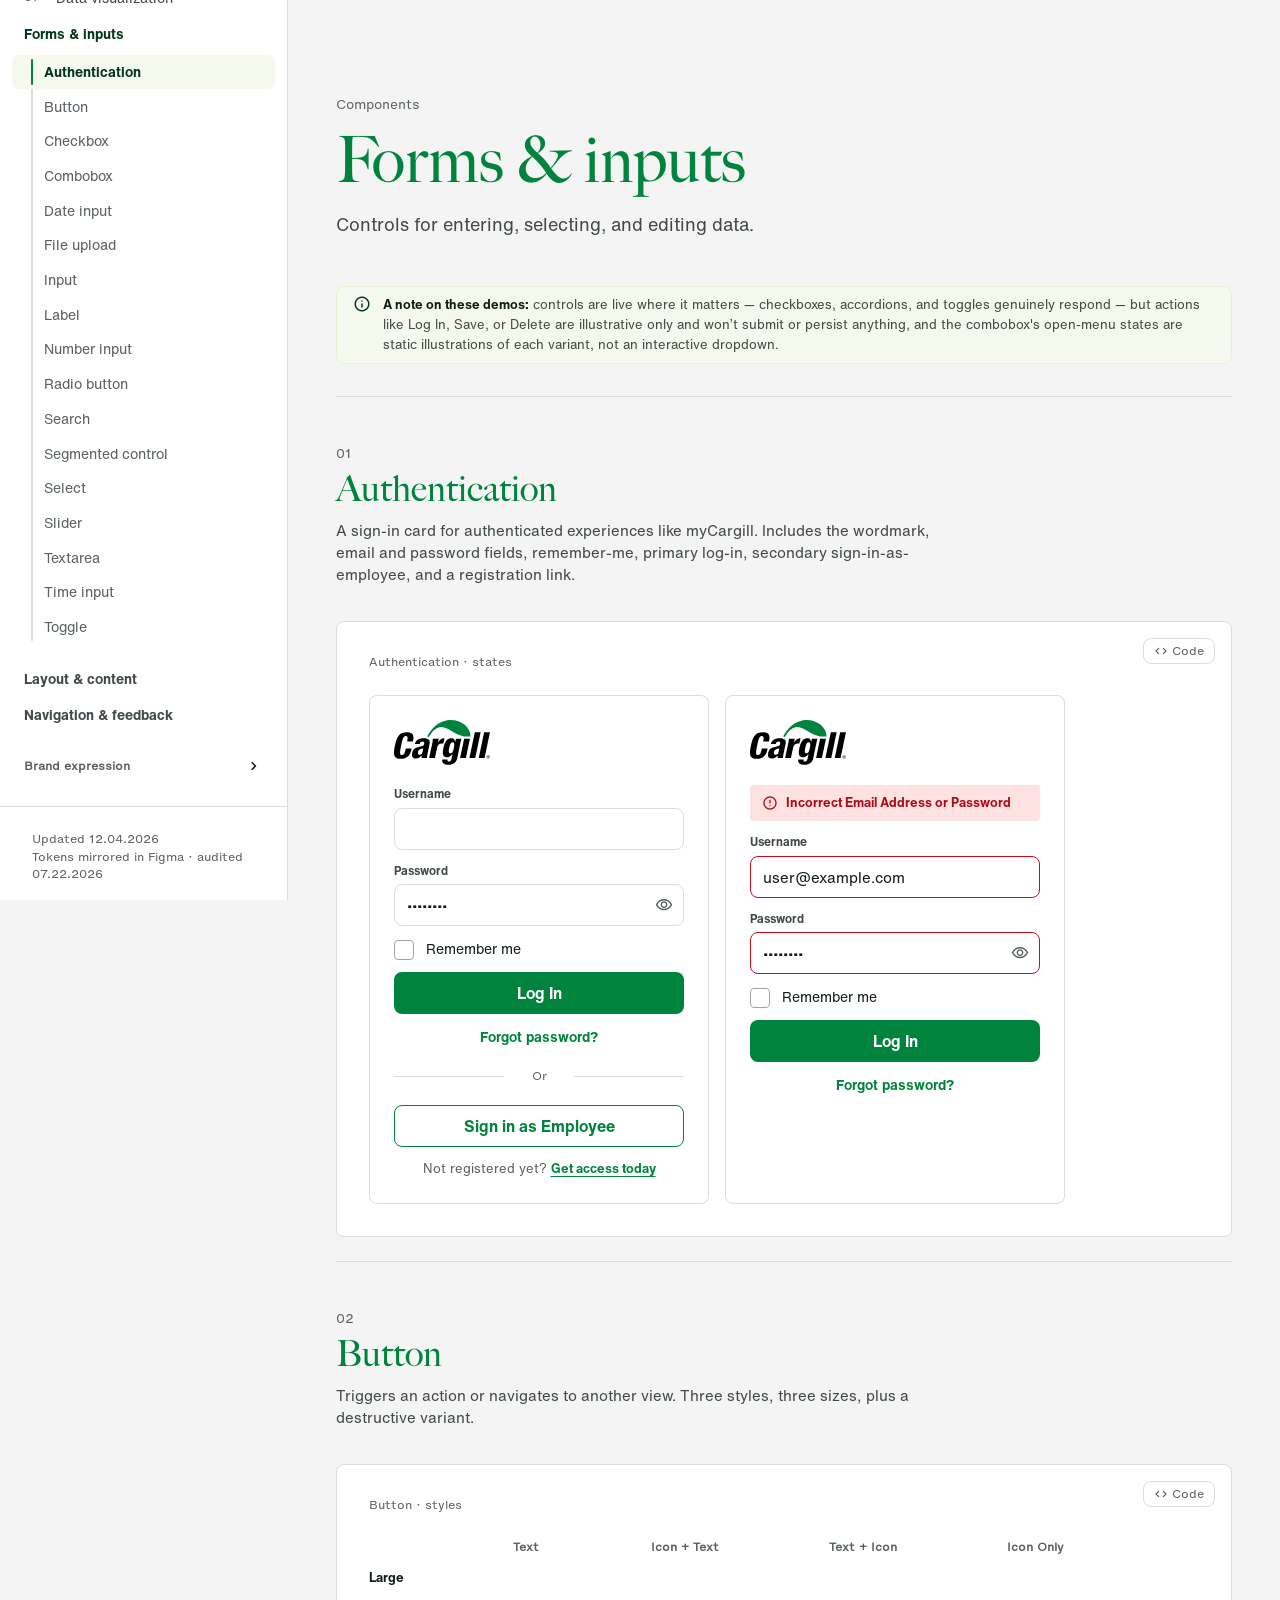
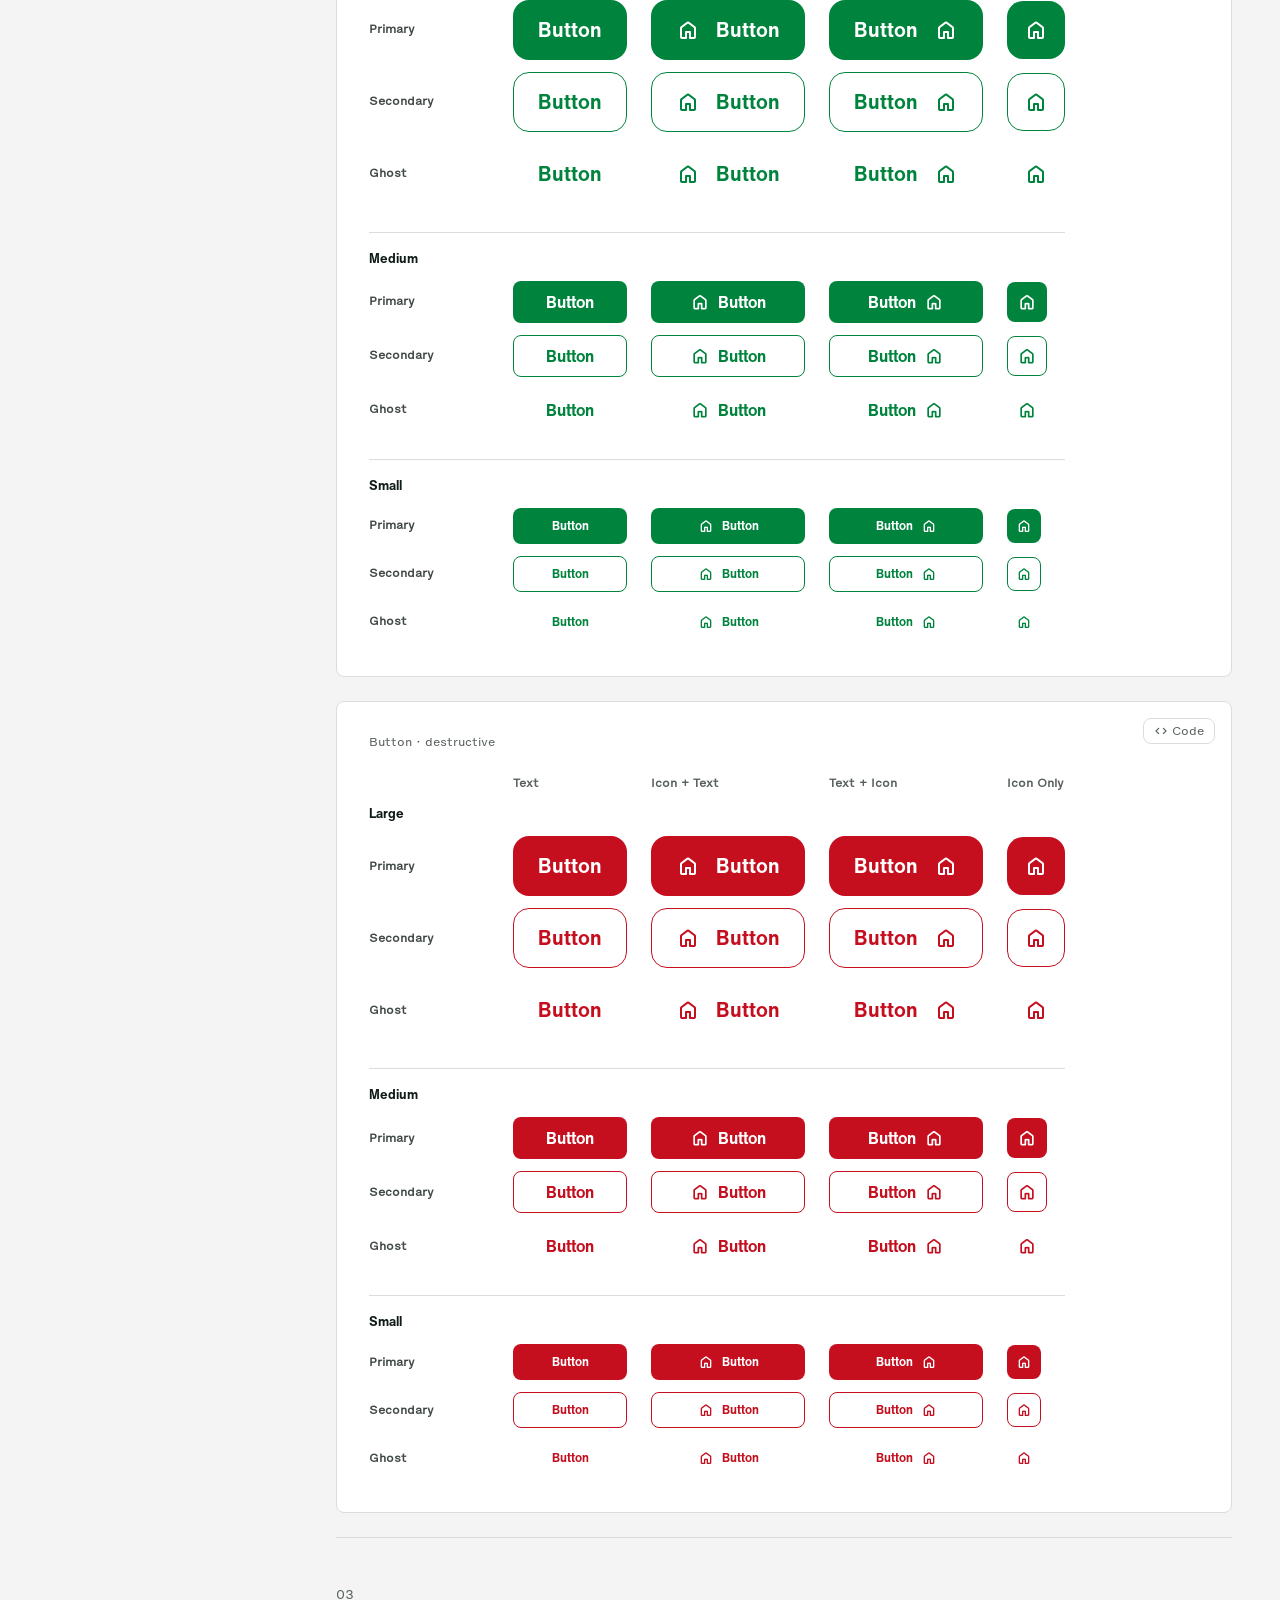
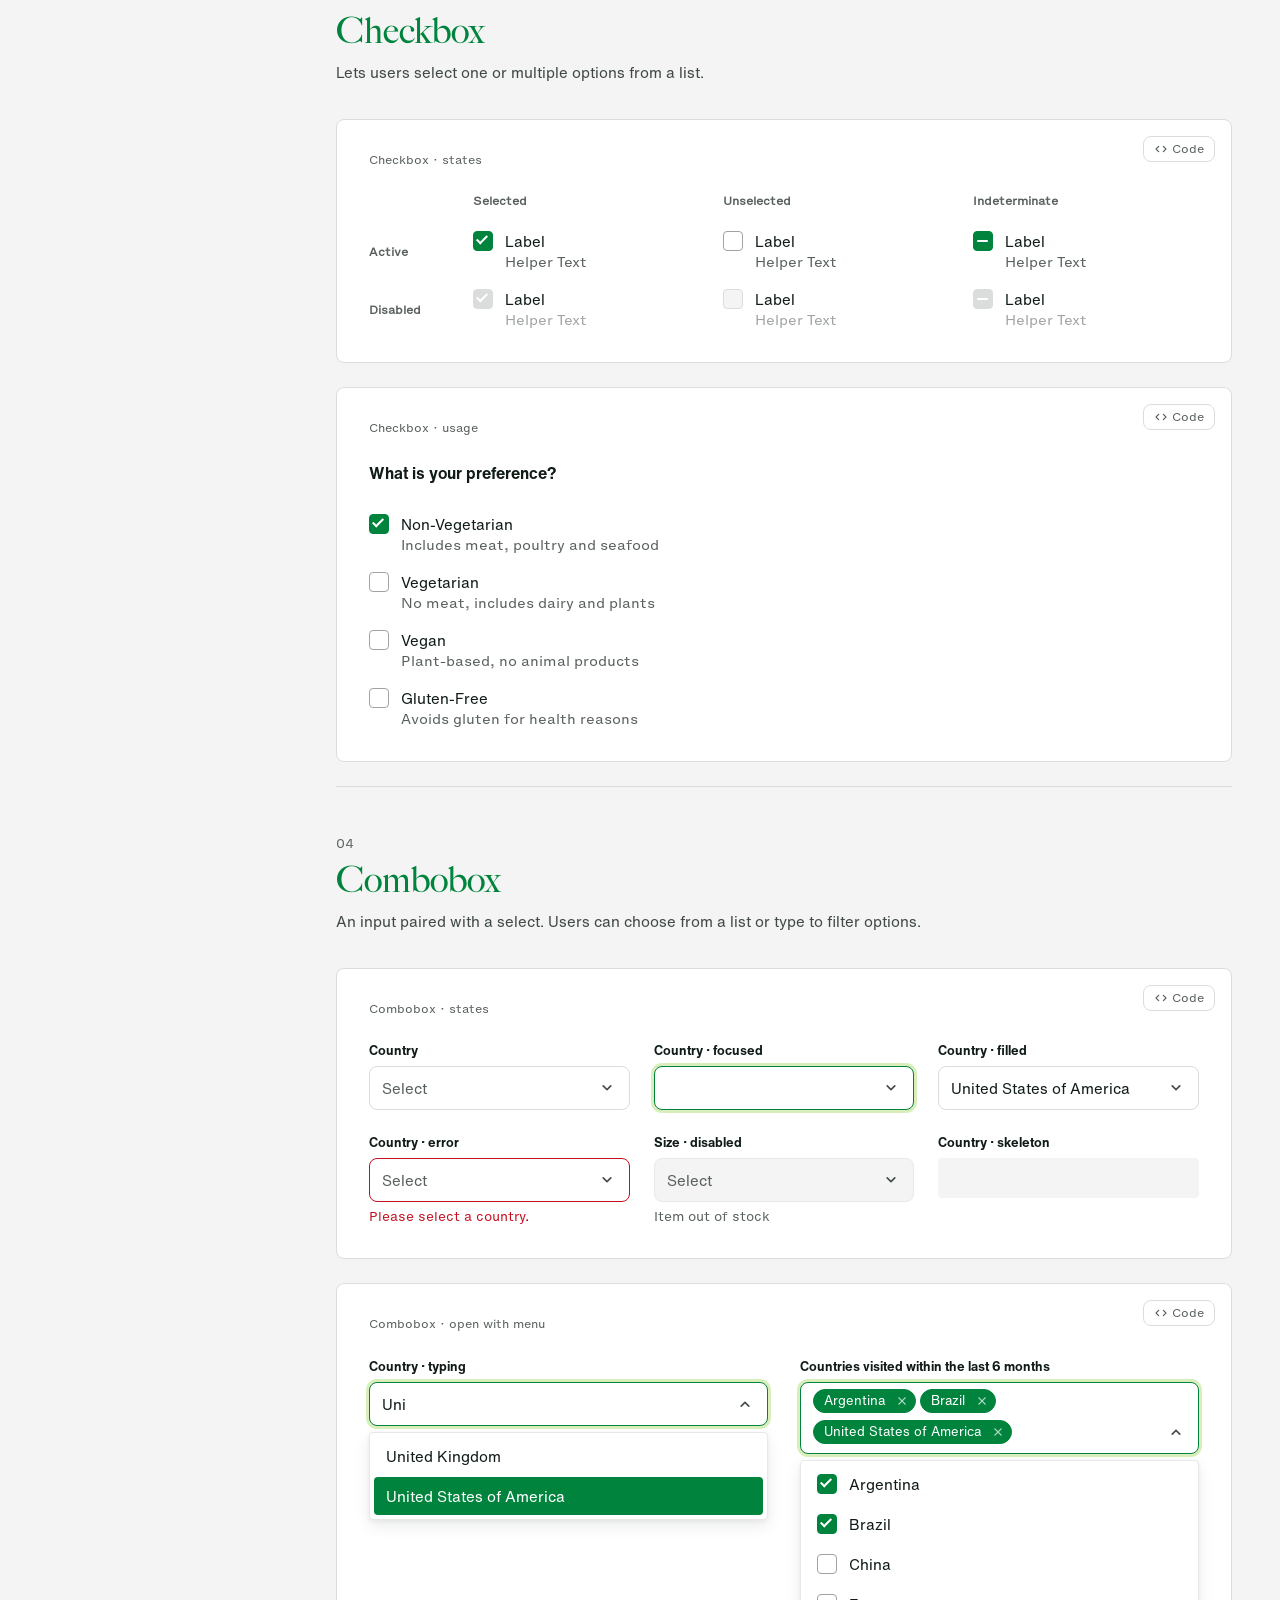
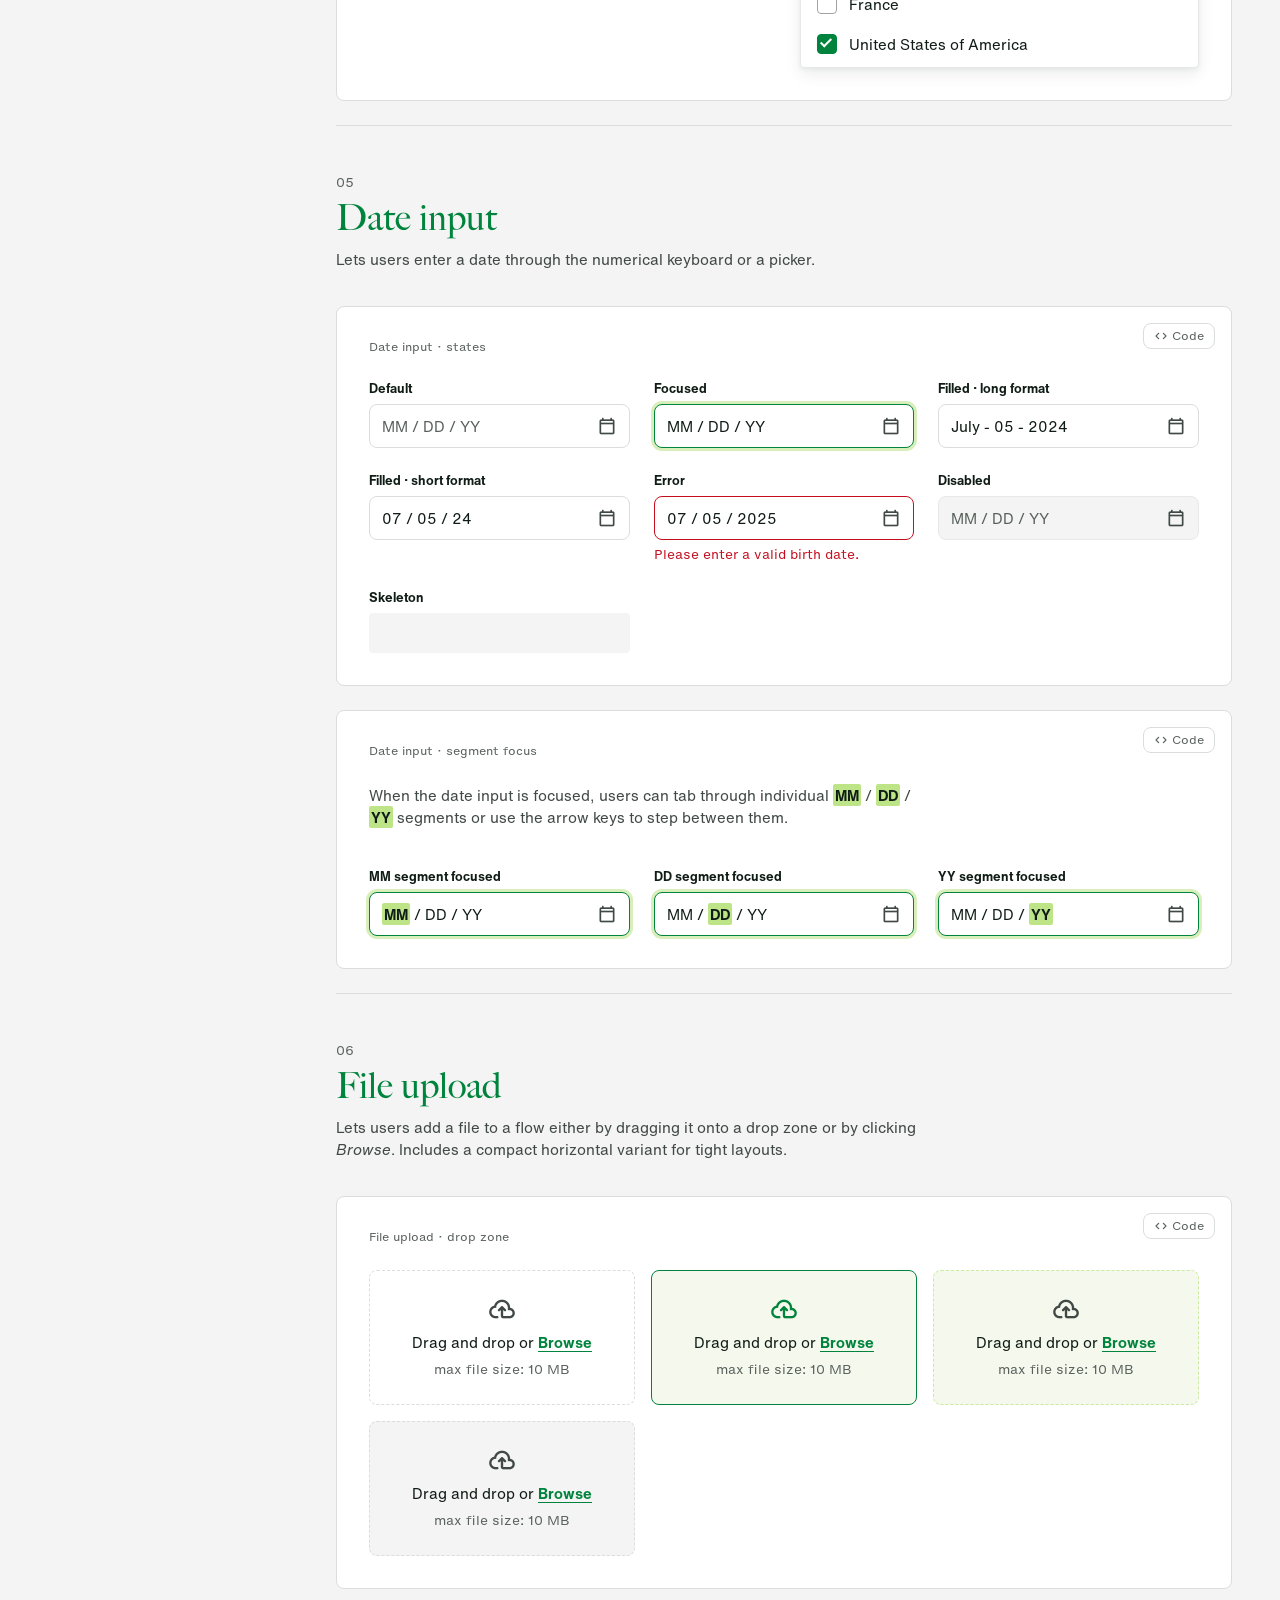
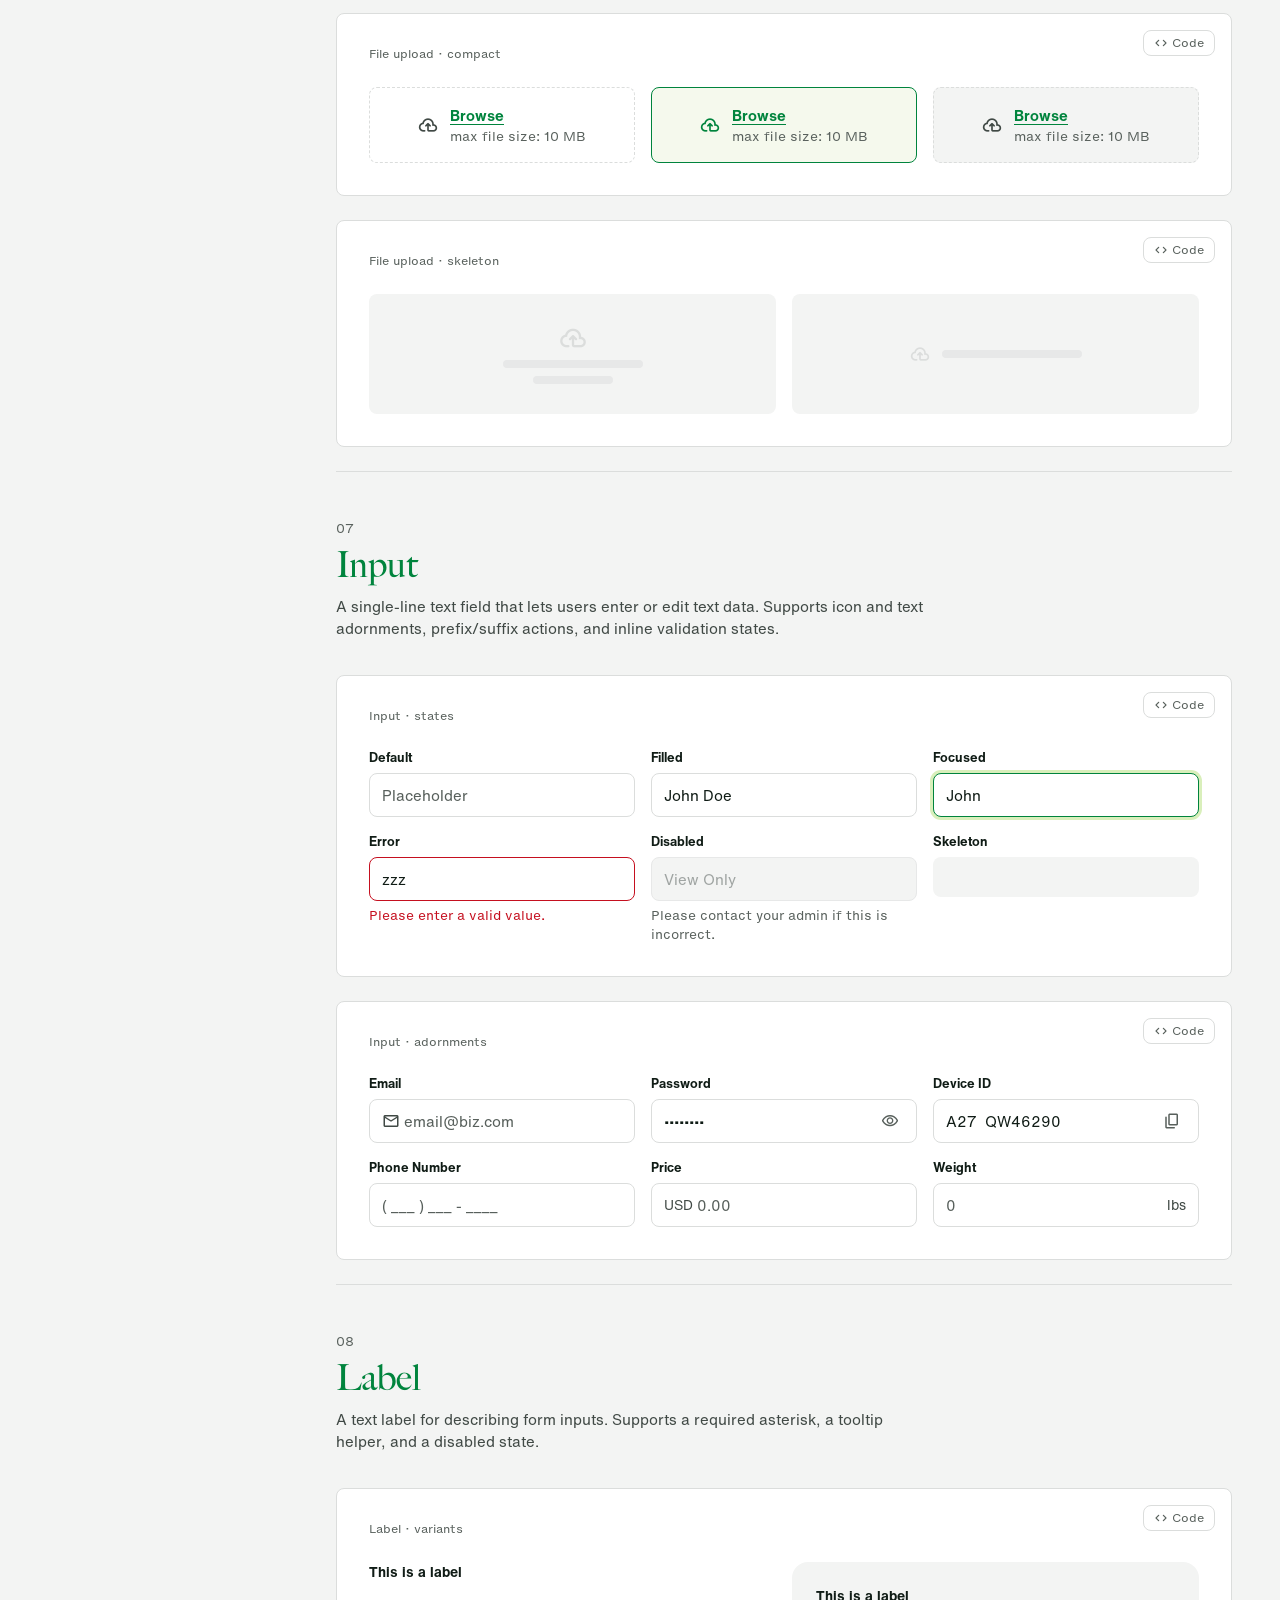
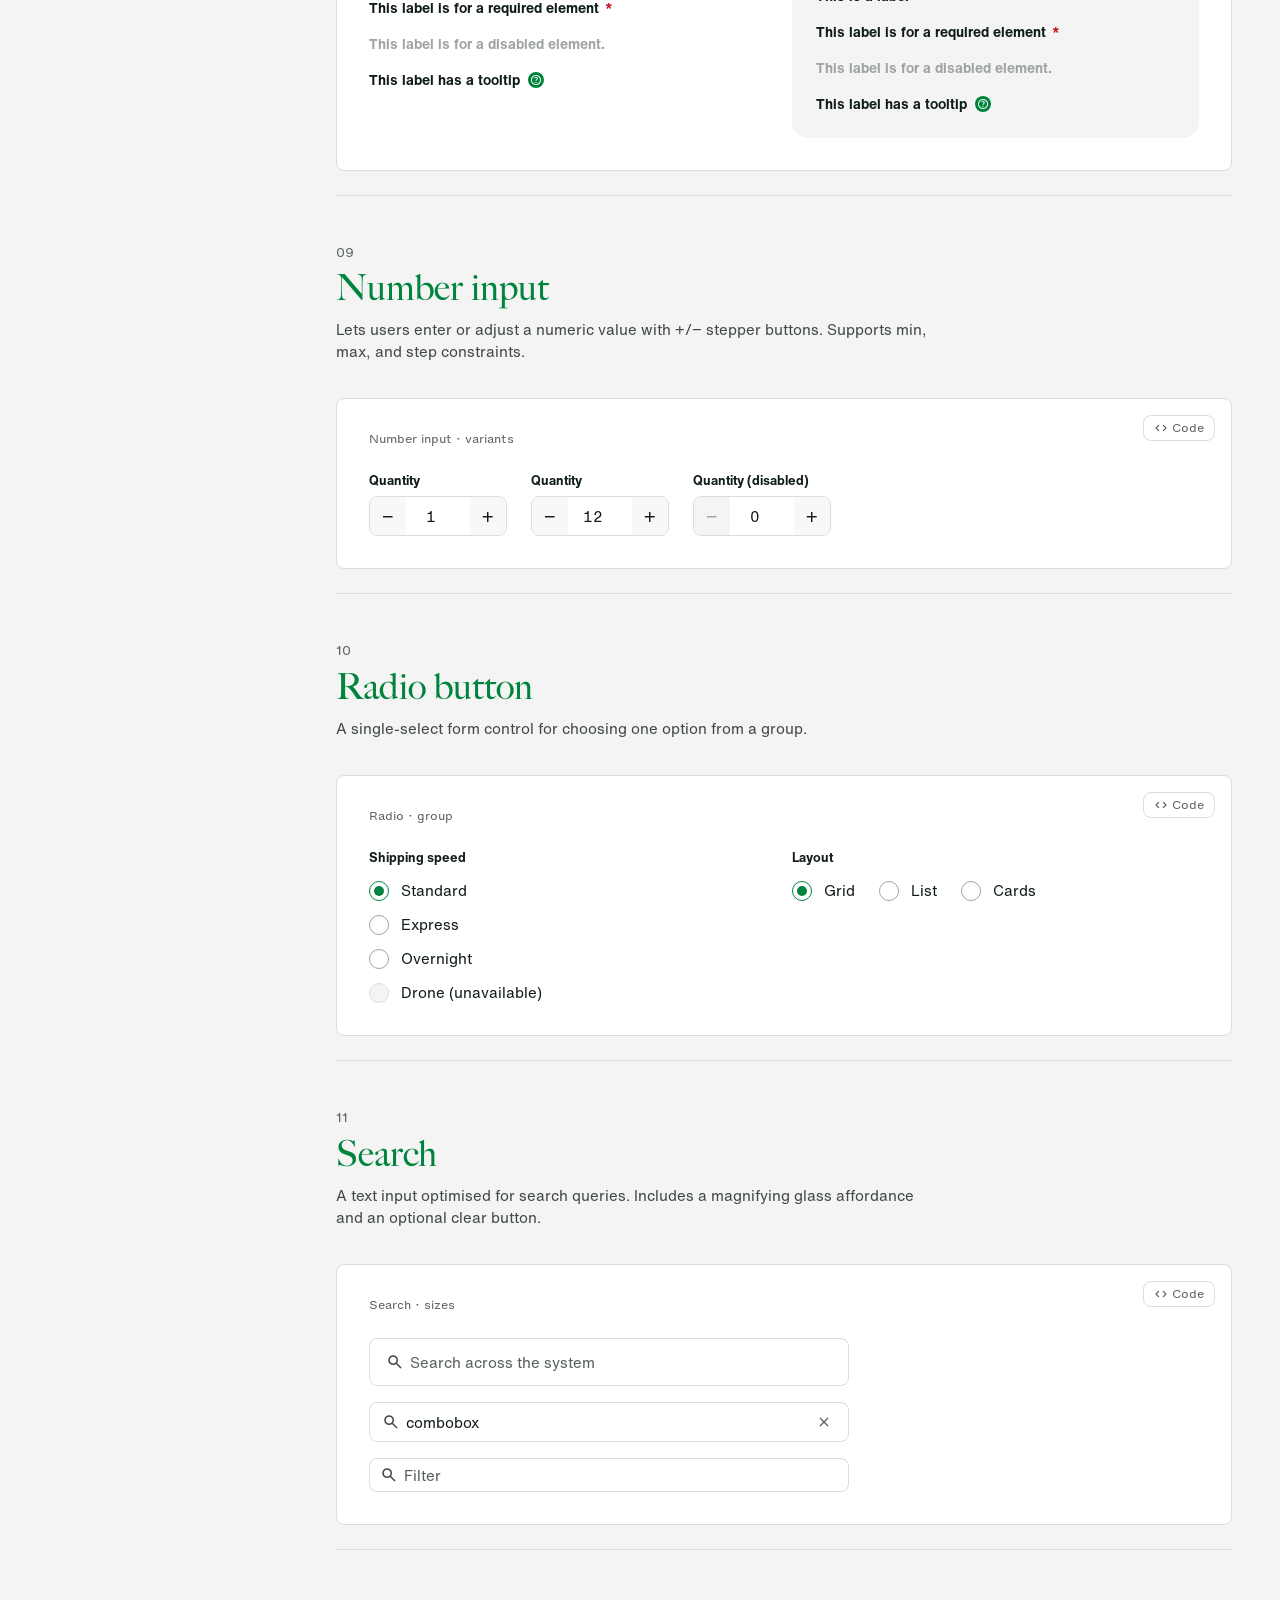
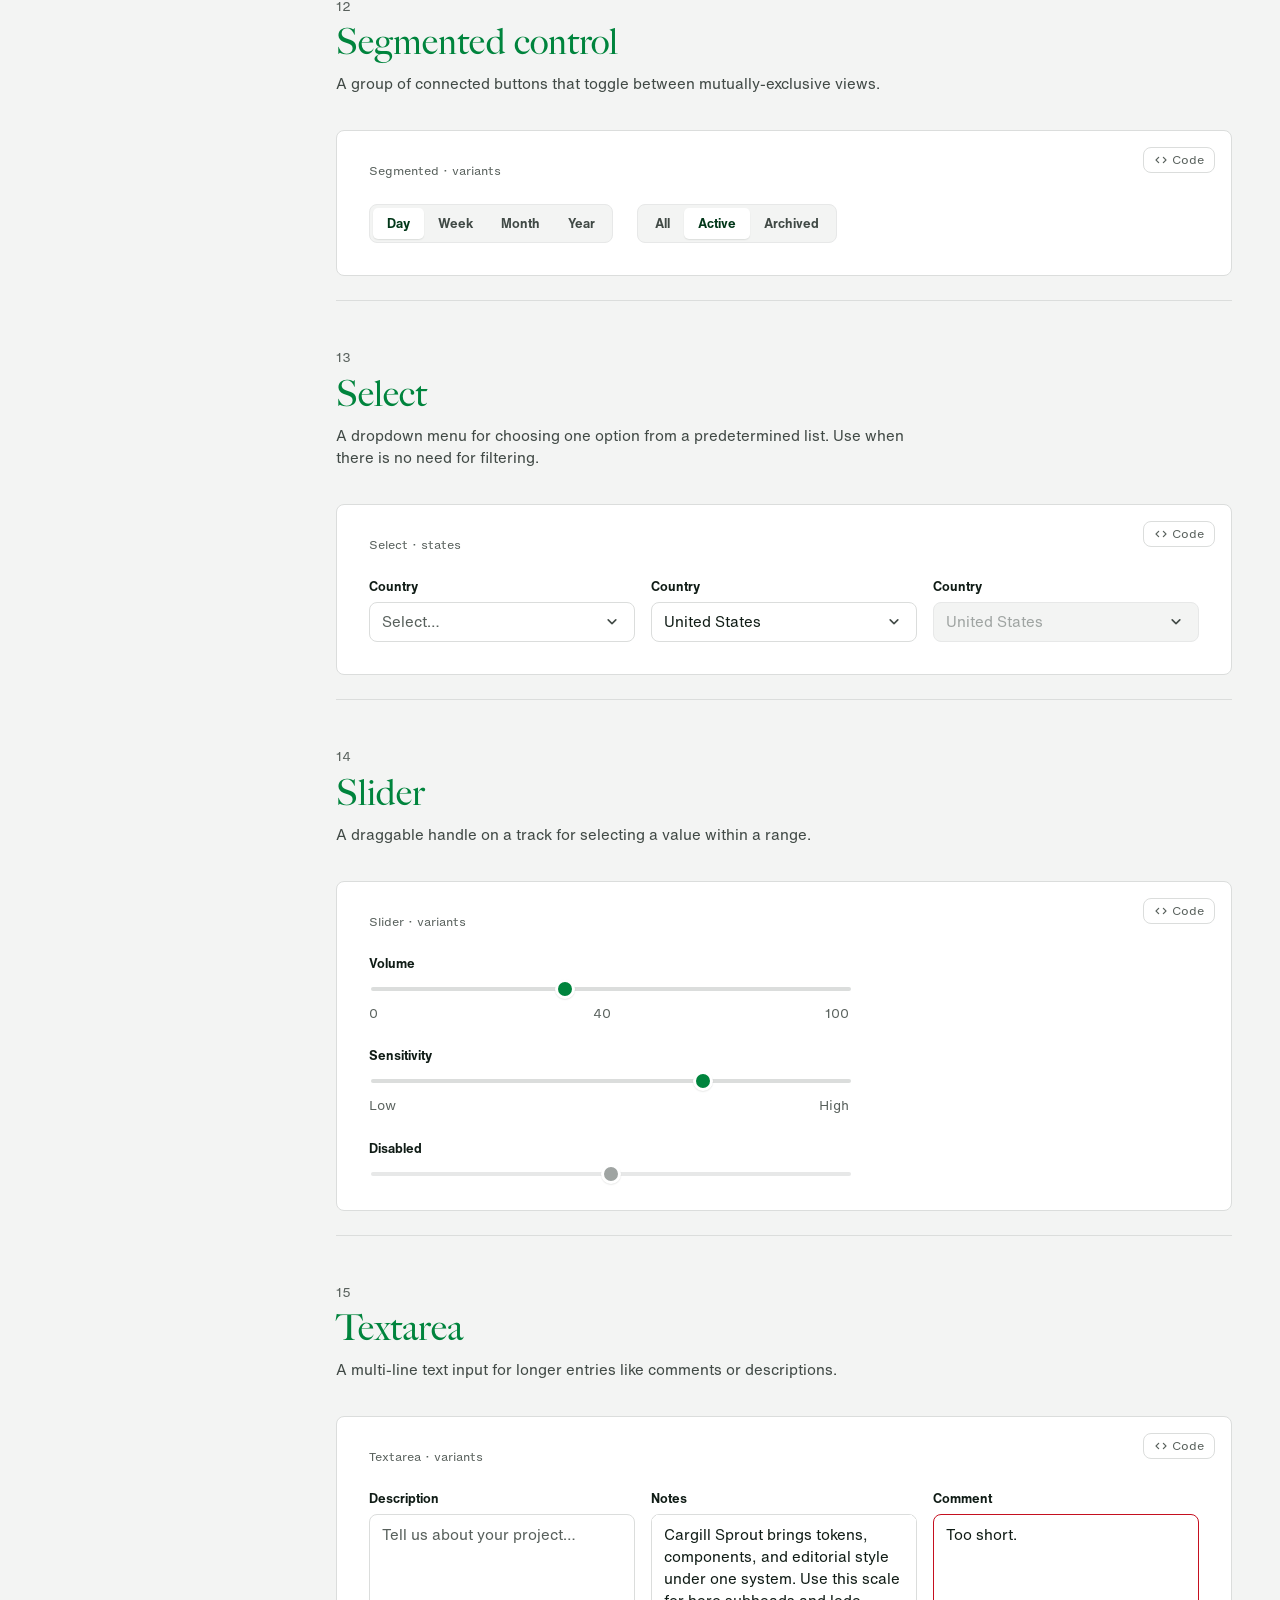
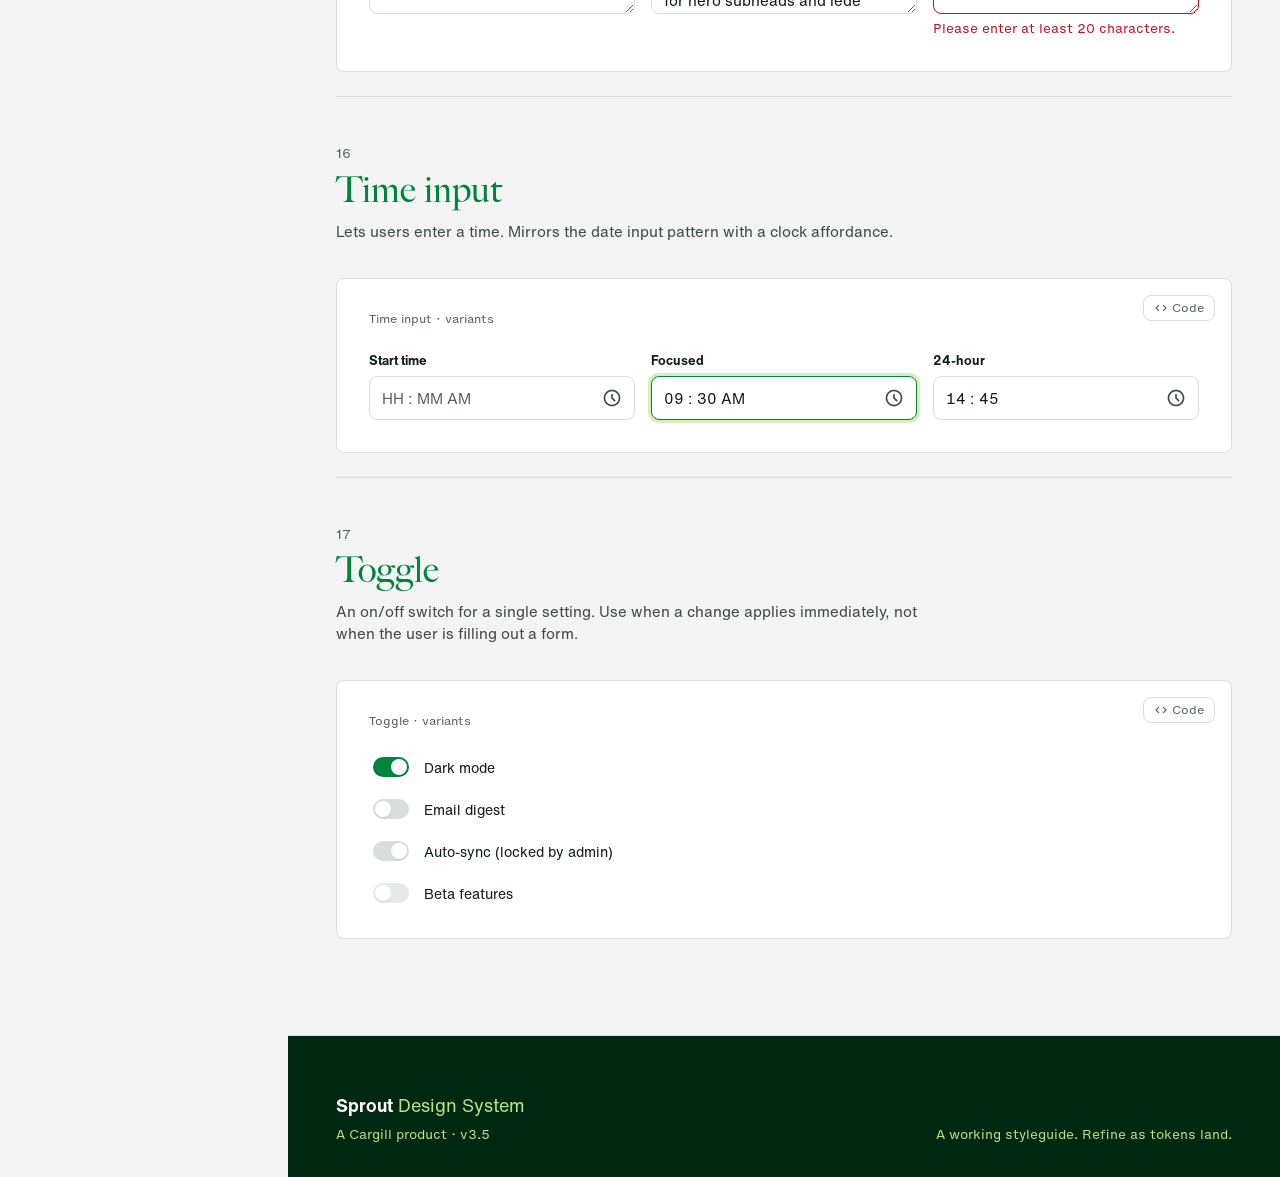
<file: forms.html>
<!doctype html>
<html lang="en">
<head>
  <meta charset="utf-8" />
  <meta name="viewport" content="width=device-width, initial-scale=1" />
  <title>Forms & inputs · Sprout Design System</title>
  <link rel="preconnect" href="https://fonts.googleapis.com" />
  <link rel="preconnect" href="https://fonts.gstatic.com" crossorigin />
  <link rel="preload" href="Cargill%20Fonts/HelveticaNowForCargill.woff2" as="font" type="font/woff2" crossorigin />
  <link rel="preload" href="Cargill%20Fonts/BigCaslonForCargill.otf" as="font" type="font/otf" crossorigin />
  <link rel="stylesheet" href="https://fonts.googleapis.com/css2?family=Material+Symbols+Rounded:opsz,wght,FILL,GRAD@20..48,400..700,0..1,-25..0&display=block" />
  <link rel="stylesheet" href="https://fonts.googleapis.com/css2?family=EB+Garamond:ital@0;1&display=swap" />
  <link rel="stylesheet" href="styles.css" />
</head>
<body>
  <a class="skip-link" href="#main-content">Skip to content</a>

  <!-- Cargill logo SVG symbol. Wordmark paths use currentColor, leaf uses --leaf-fill. -->
  <svg width="0" height="0" style="position:absolute;overflow:hidden" aria-hidden="true" focusable="false">
    <symbol id="cargill-logo" viewBox="0 0 432 202">
      <g fill="currentColor">
        <path d="M423.825 174.37C422.325 174.37 420.925 173.97 419.725 173.27C418.425 172.57 417.525 171.57 416.725 170.37C416.025 169.17 415.625 167.87 415.625 166.37C415.625 164.87 416.025 163.57 416.725 162.37C417.425 161.17 418.425 160.17 419.725 159.47C421.025 158.77 422.325 158.37 423.825 158.37C425.325 158.37 426.725 158.77 427.925 159.47C429.125 160.17 430.125 161.17 430.925 162.37C431.625 163.57 432.025 164.87 432.025 166.37C432.025 167.87 431.625 169.17 430.925 170.37C430.225 171.57 429.225 172.57 427.925 173.27C426.625 173.97 425.325 174.37 423.825 174.37ZM423.825 173.07C425.125 173.07 426.225 172.77 427.325 172.17C428.325 171.57 429.225 170.77 429.825 169.77C430.425 168.77 430.725 167.57 430.725 166.37C430.725 165.17 430.425 163.97 429.825 162.97C429.225 161.97 428.425 161.17 427.325 160.57C426.225 159.97 425.125 159.67 423.825 159.67C422.525 159.67 421.425 159.97 420.325 160.57C419.225 161.17 418.425 161.97 417.825 162.97C417.225 163.97 416.925 165.17 416.925 166.37C416.925 167.57 417.225 168.77 417.825 169.77C418.425 170.77 419.225 171.57 420.325 172.17C421.425 172.77 422.625 173.07 423.825 173.07ZM420.725 170.67V161.97H424.325C424.925 161.97 425.425 162.07 425.925 162.27C426.325 162.47 426.725 162.77 426.925 163.07C427.125 163.47 427.325 163.87 427.325 164.37C427.325 164.77 427.225 165.17 427.125 165.47C426.925 165.77 426.725 166.07 426.425 166.27C426.125 166.47 425.625 166.57 425.125 166.67V166.27C425.625 166.27 425.925 166.37 426.225 166.57C426.525 166.67 426.725 166.87 426.925 167.17C427.025 167.47 427.125 167.77 427.225 168.17L427.325 169.57C427.325 169.87 427.425 170.07 427.425 170.27C427.525 170.47 427.625 170.67 427.725 170.77H426.525C426.425 170.67 426.325 170.47 426.325 170.27C426.225 170.07 426.225 169.87 426.225 169.57L426.125 168.47C426.125 168.07 426.025 167.87 425.925 167.67C425.825 167.47 425.725 167.37 425.425 167.27C425.225 167.17 424.925 167.17 424.625 167.17H421.225V165.97H424.525C424.925 165.97 425.225 165.87 425.425 165.77C425.725 165.67 425.825 165.47 426.025 165.27C426.225 165.07 426.225 164.77 426.225 164.47C426.225 164.17 426.125 163.87 426.025 163.67C425.925 163.47 425.725 163.27 425.425 163.17C425.125 163.07 424.825 162.97 424.425 162.97H421.425L421.925 162.47V170.67H420.725Z"/>
        <path d="M432.025 55.4702C431.125 59.6702 408.725 167.97 408.125 170.77C405.625 170.77 385.625 170.77 381.925 170.77C382.725 166.57 405.225 58.2702 405.725 55.4702C408.325 55.4702 428.325 55.4702 432.025 55.4702Z"/>
        <path d="M390.025 55.4702C389.125 59.6702 366.725 167.97 366.125 170.77C363.625 170.77 343.625 170.77 339.925 170.77C340.725 166.57 363.225 58.2702 363.725 55.4702C366.325 55.4702 386.325 55.4702 390.025 55.4702Z"/>
        <path d="M341.925 84.2702C341.025 88.4702 324.625 167.97 324.025 170.67C321.525 170.67 301.525 170.67 297.825 170.67C298.725 166.47 315.125 86.9702 315.725 84.2702C318.225 84.2702 338.225 84.2702 341.925 84.2702Z"/>
        <path d="M248.525 126.37C245.925 139.17 246.025 144.07 248.525 147.27C249.825 148.87 251.725 149.67 254.425 149.67C261.825 149.67 265.425 145.17 269.125 127.17C271.825 114.27 272.125 106.07 269.525 102.87C268.325 101.37 266.425 100.57 263.925 100.57C256.325 100.57 252.225 108.27 248.525 126.37ZM224.525 162.97C219.225 156.47 218.225 146.37 221.825 128.27C229.725 88.8702 244.725 81.9702 257.725 81.9702C263.925 81.9702 273.225 84.2702 274.325 95.1702L274.425 96.8702H276.225C276.225 96.8702 278.325 86.6702 278.825 84.3702C281.225 84.3702 299.425 84.3702 303.025 84.3702C302.125 88.5702 285.025 170.77 285.025 170.77C280.725 191.47 267.525 201.67 243.225 201.67C220.625 201.67 217.325 188.37 216.825 184.27C216.625 182.67 217.125 178.07 217.125 178.07C219.725 178.07 237.425 178.07 240.725 178.07C240.725 180.17 240.825 183.27 241.525 184.17C242.525 185.37 243.325 186.77 247.025 186.77C251.925 186.77 256.725 185.37 259.025 174.07L263.025 154.67H261.125L260.525 155.57C255.725 163.97 246.725 168.17 237.225 168.17C231.625 168.27 227.325 166.47 224.525 162.97Z"/>
        <path d="M224.725 81.8702C216.125 81.8702 205.925 87.8702 200.925 97.5702L200.425 98.5702H198.525C198.525 98.5702 200.825 87.4702 201.525 84.2702C201.025 84.2702 200.225 84.2702 199.225 84.2702C196.325 84.2702 177.925 84.2702 174.325 84.2702C174.425 85.3702 174.625 86.4702 174.625 87.7702C174.625 90.5702 174.225 93.7702 173.525 97.5702C168.725 121.07 159.025 167.57 158.425 170.77C162.125 170.77 182.125 170.77 184.625 170.77C186.225 162.67 194.425 123.07 194.425 123.07C196.925 111.17 203.825 105.67 216.325 105.67C218.525 105.67 220.425 105.77 222.225 106.07C222.825 103.27 226.525 85.5702 227.225 82.0702C226.025 81.8702 224.725 81.8702 224.725 81.8702Z"/>
        <path d="M131.725 127.17C131.725 127.17 131.225 127.57 130.325 127.97C128.725 128.57 125.225 129.17 123.125 129.67C121.425 130.07 119.525 130.57 117.525 131.47C112.025 133.77 109.325 137.57 107.825 144.47C107.025 148.47 107.525 151.87 109.325 154.07C110.625 155.67 112.625 156.57 115.025 156.57C124.725 156.57 127.725 147.27 129.225 140.27L131.725 127.17ZM132.025 81.8702C145.325 81.8702 153.425 84.1702 157.425 89.1702C159.625 91.8702 160.725 95.4702 160.825 100.07C160.825 102.67 160.525 105.47 159.825 108.57L150.725 152.57C149.525 158.67 148.725 163.27 148.725 167.17C148.725 168.37 148.825 169.57 149.025 170.57C145.325 170.57 126.925 170.57 124.125 170.57C124.125 170.27 124.125 170.07 124.125 169.77C124.125 167.97 124.225 165.97 124.425 163.97L124.725 160.37H123.325L122.825 161.17C118.325 168.37 108.125 172.87 99.4255 172.87C92.2255 172.87 87.0255 171.07 84.0255 167.37C80.8255 163.37 80.0255 157.07 81.7255 148.67C85.1255 132.27 92.6255 125.27 111.325 121.07L123.725 118.27C131.125 116.67 134.625 113.37 136.025 107.07C136.725 103.57 136.325 100.87 134.825 99.0702C133.425 97.3702 131.225 96.5702 128.225 96.5702C121.525 96.5702 118.025 99.9702 115.825 108.57C113.525 108.57 97.2255 108.57 93.6255 108.57C99.5255 85.4702 120.125 81.8702 132.025 81.8702Z"/>
        <path d="M5.12538 166.17C-1.37462 158.17 -1.67462 143.37 4.12538 115.17C13.5254 70.0702 26.9254 54.8702 57.5254 54.8702C69.7254 54.8702 78.3254 57.7702 83.0254 63.5702C86.0254 67.2702 87.6254 72.3702 87.6254 78.7702C87.6254 82.2702 87.2254 86.0702 86.3254 90.2702C86.3254 90.2702 85.5254 94.0702 85.0254 96.2702C82.5254 96.2702 59.2254 96.2702 59.2254 96.2702C59.2254 96.2702 61.1254 83.9702 61.1254 81.2702C61.1254 78.1702 61.0254 76.5702 59.8254 75.0702C58.6254 73.4702 56.8254 72.1702 54.0254 72.1702C42.6254 72.1702 38.8254 83.0702 32.3254 114.47C27.3254 138.87 25.4254 149.97 29.3254 154.77C30.8254 156.57 33.0254 157.47 36.1254 157.47C45.1254 157.47 48.6254 149.77 53.2254 128.37C55.6254 128.37 75.5254 128.37 79.2254 128.37C78.7254 130.87 77.8254 134.97 77.8254 134.97C72.4254 161.37 56.8254 174.77 31.8254 174.77C18.4254 174.67 9.92538 171.97 5.12538 166.17Z"/>
      </g>
      <path style="fill: var(--leaf-fill, #00843D)" d="M344.125 74.0702C344.125 74.0702 326.725 75.4702 314.625 73.7702C286.825 69.9702 261.025 50.7702 249.625 44.3702C224.825 30.5702 214.725 29.6702 201.925 33.3702C180.825 39.0702 168.525 56.3702 156.625 76.5702C154.325 75.4702 151.925 74.5702 149.425 73.9702C156.225 59.5702 182.125 13.0702 235.425 2.07022C288.925 -9.12978 346.225 26.5702 344.125 74.0702Z"/>
    </symbol>
  </svg>

  <div class="app-layout">

    <aside class="sidebar">
      <div class="sidebar-brand">
        <a href="index.html" style="text-decoration:none; display:block;"><svg class="cargill-logo cargill-logo--black" viewBox="0 0 432 202" role="img" aria-label="Cargill"><use href="#cargill-logo"/></svg></a>
        <span class="sidebar-brand-title">Sprout</span>
        <span class="sidebar-brand-tagline">Design System · <span class="js-version">v1.0</span></span>
        <div class="theme-toggle-row">
          <button type="button" id="theme-toggle" class="theme-toggle" role="switch" aria-checked="false" aria-label="Light mode">
            <span class="theme-toggle-track" aria-hidden="true">
              <span class="theme-toggle-thumb"></span>
              <span class="theme-toggle-opt theme-toggle-opt--light">
                <span class="material-symbols-rounded theme-toggle-glyph">light_mode</span>
                <span class="theme-toggle-opt-label">Light</span>
              </span>
              <span class="theme-toggle-opt theme-toggle-opt--dark">
                <span class="material-symbols-rounded theme-toggle-glyph">dark_mode</span>
                <span class="theme-toggle-opt-label">Dark</span>
              </span>
            </span>
          </button>
        </div>
      </div>

      <div class="sidebar-search">
        <button type="button" class="sidebar-search-trigger" id="search-trigger" aria-haspopup="dialog">
          <span class="material-symbols-rounded" aria-hidden="true">search</span>
          <span class="sidebar-search-trigger-label">Search</span>
          <span class="sidebar-search-kbd">⌘K</span>
        </button>
      </div>

      <nav class="sidebar-nav" aria-label="Design system sections">
        <a href="getting-started.html" class="sidebar-link"><span class="sidebar-link-num material-symbols-rounded" aria-hidden="true">rocket_launch</span><span>Getting started</span></a>
        <div class="sidebar-section" data-nav-group="foundations">
          <button type="button" class="sidebar-section-header" aria-expanded="true" aria-controls="nav-foundations">
            <span class="sidebar-section-title">System foundations</span>
            <span class="material-symbols-rounded sidebar-section-chevron" aria-hidden="true">expand_more</span>
          </button>
          <div class="sidebar-section-body" id="nav-foundations">
            <div class="sidebar-section-body-inner">
              <a href="index.html#color" class="sidebar-link"><span class="sidebar-link-num">01</span><span>Color</span></a>
              <a href="index.html#type" class="sidebar-link"><span class="sidebar-link-num">02</span><span>Typography</span></a>
              <a href="index.html#space" class="sidebar-link"><span class="sidebar-link-num">03</span><span>Layout &amp; shape</span></a>
              <a href="system.html#themes" class="sidebar-link"><span class="sidebar-link-num">04</span><span>Themes</span></a>
              <a href="system.html#elevation" class="sidebar-link"><span class="sidebar-link-num">05</span><span>Elevation</span></a>
            </div>
          </div>
        </div>
        <div class="sidebar-section" data-nav-group="components">
          <button type="button" class="sidebar-section-header" aria-expanded="true" aria-controls="nav-components">
            <span class="sidebar-section-title">Product system</span>
            <span class="material-symbols-rounded sidebar-section-chevron" aria-hidden="true">expand_more</span>
          </button>
          <div class="sidebar-section-body" id="nav-components">
            <div class="sidebar-section-body-inner">
              <a href="index.html#icons" class="sidebar-link"><span class="sidebar-link-num">06</span><span>Iconography</span></a>
              <a href="system.html#dataviz" class="sidebar-link"><span class="sidebar-link-num">07</span><span>Data visualization</span></a>
              <a href="forms.html" class="sidebar-link sidebar-group sidebar-group--active"><span class="sidebar-link-num">·</span><span>Forms &amp; inputs</span></a>
              <div class="sidebar-group-children">
            <a href="#authentication" class="sidebar-link sidebar-link--child"><span class="sidebar-link-num"></span><span>Authentication</span></a>
            <a href="#buttons" class="sidebar-link sidebar-link--child"><span class="sidebar-link-num"></span><span>Button</span></a>
            <a href="#checkbox" class="sidebar-link sidebar-link--child"><span class="sidebar-link-num"></span><span>Checkbox</span></a>
            <a href="#combobox" class="sidebar-link sidebar-link--child"><span class="sidebar-link-num"></span><span>Combobox</span></a>
            <a href="#date-input" class="sidebar-link sidebar-link--child"><span class="sidebar-link-num"></span><span>Date input</span></a>
            <a href="#file-upload" class="sidebar-link sidebar-link--child"><span class="sidebar-link-num"></span><span>File upload</span></a>
            <a href="#input" class="sidebar-link sidebar-link--child"><span class="sidebar-link-num"></span><span>Input</span></a>
            <a href="#label" class="sidebar-link sidebar-link--child"><span class="sidebar-link-num"></span><span>Label</span></a>
            <a href="#number-input" class="sidebar-link sidebar-link--child"><span class="sidebar-link-num"></span><span>Number input</span></a>
            <a href="#radio" class="sidebar-link sidebar-link--child"><span class="sidebar-link-num"></span><span>Radio button</span></a>
            <a href="#search" class="sidebar-link sidebar-link--child"><span class="sidebar-link-num"></span><span>Search</span></a>
            <a href="#segmented-control" class="sidebar-link sidebar-link--child"><span class="sidebar-link-num"></span><span>Segmented control</span></a>
            <a href="#select" class="sidebar-link sidebar-link--child"><span class="sidebar-link-num"></span><span>Select</span></a>
            <a href="#slider" class="sidebar-link sidebar-link--child"><span class="sidebar-link-num"></span><span>Slider</span></a>
            <a href="#textarea" class="sidebar-link sidebar-link--child"><span class="sidebar-link-num"></span><span>Textarea</span></a>
            <a href="#time-input" class="sidebar-link sidebar-link--child"><span class="sidebar-link-num"></span><span>Time input</span></a>
            <a href="#toggle" class="sidebar-link sidebar-link--child"><span class="sidebar-link-num"></span><span>Toggle</span></a>
          </div>
              <a href="content.html" class="sidebar-link sidebar-group"><span class="sidebar-link-num">·</span><span>Layout &amp; content</span></a>
              <a href="navigation.html" class="sidebar-link sidebar-group"><span class="sidebar-link-num">·</span><span>Navigation &amp; feedback</span></a>
            </div>
          </div>
        </div>
        <div class="sidebar-section" data-nav-group="brand">
          <button type="button" class="sidebar-section-header" aria-expanded="true" aria-controls="nav-brand">
            <span class="sidebar-section-title">Brand expression</span>
            <span class="material-symbols-rounded sidebar-section-chevron" aria-hidden="true">expand_more</span>
          </button>
          <div class="sidebar-section-body" id="nav-brand">
            <div class="sidebar-section-body-inner">
              <a href="index.html#logo" class="sidebar-link"><span class="sidebar-link-num">08</span><span>Logo</span></a>
              <a href="system.html#brand-expression" class="sidebar-link"><span class="sidebar-link-num">09</span><span>Graphic language</span></a>
              <a href="system.html#illustration" class="sidebar-link"><span class="sidebar-link-num">10</span><span>Illustration &amp; diagrams</span></a>
              <a href="assets.html#registry" class="sidebar-link"><span class="sidebar-link-num">11</span><span>Approved assets</span></a>
            </div>
          </div>
        </div>
      </nav>


      <div class="sidebar-foot">
        Updated <span class="js-updated">2026.06.06</span><br>Tokens mirrored in Figma · audited 07.22.2026
      </div>
    </aside>

    <div class="app-main" id="main-content" tabindex="-1">

  <main>
    <section class="block" id="forms-top">
      <div class="container">
        <div class="section-head">
          <div>
            <p class="section-eyebrow">Components</p>
            <h1 class="section-title">Forms &amp; inputs</h1>
          </div>
          <p class="section-lede">Controls for entering, selecting, and editing data.</p>
        </div>
        <div class="component-grid">
<div class="component-legend">
            <span class="material-symbols-rounded" aria-hidden="true">info</span>
            <span><strong>A note on these demos:</strong> controls are live where it matters — checkboxes, accordions, and toggles genuinely respond — but actions like Log In, Save, or Delete are illustrative only and won’t submit or persist anything, and the combobox's open-menu states are static illustrations of each variant, not an interactive dropdown.</span>
          </div>
<div class="component-heading" id="authentication">
            <h2 class="component-heading-title">Authentication</h2>
            <p class="component-heading-desc">A sign-in card for authenticated experiences like myCargill. Includes the wordmark, email and password fields, remember-me, primary log-in, secondary sign-in-as-employee, and a registration link.</p>
          </div>

          <div class="component">
            <p class="component-label">Authentication · states</p>
            <div class="auth-grid">

              <div class="auth-card">
                <svg class="cargill-logo cargill-logo--black" viewBox="0 0 432 202" role="img" aria-label="Cargill"><use href="#cargill-logo"/></svg>
                <div class="auth-card-field">
                  <label class="auth-card-label" for="auth-light-email">Username</label>
                  <input class="auth-card-input" id="auth-light-email" type="email" />
                </div>
                <div class="auth-card-field">
                  <label class="auth-card-label" for="auth-light-pw">Password</label>
                  <div class="auth-card-input-wrap">
                    <input class="auth-card-input" id="auth-light-pw" type="password" value="••••••••" />
                    <button class="auth-card-eye" aria-label="Show password"><span class="material-symbols-rounded">visibility</span></button>
                  </div>
                </div>
                <label class="auth-card-row">
                  <input type="checkbox" class="checkbox-input" />
                  <span>Remember me</span>
                </label>
                <button class="btn btn-primary">Log In</button>
                <a href="#" class="auth-card-link">Forgot password?</a>
                <div class="auth-card-divider"><span>Or</span></div>
                <button class="btn btn-secondary">Sign in as Employee</button>
                <p class="auth-card-register">Not registered yet? <a href="#">Get access today</a></p>
              </div>

              <div class="auth-card">
                <svg class="cargill-logo cargill-logo--black" viewBox="0 0 432 202" role="img" aria-label="Cargill"><use href="#cargill-logo"/></svg>
                <div class="auth-card-error">
                  <span class="material-symbols-rounded">error</span>
                  Incorrect Email Address or Password
                </div>
                <div class="auth-card-field auth-card-field--error">
                  <label class="auth-card-label" for="auth-error-email">Username</label>
                  <input class="auth-card-input" id="auth-error-email" type="email" value="user@example.com" />
                </div>
                <div class="auth-card-field auth-card-field--error">
                  <label class="auth-card-label" for="auth-error-pw">Password</label>
                  <div class="auth-card-input-wrap">
                    <input class="auth-card-input" id="auth-error-pw" type="password" value="••••••••" />
                    <button class="auth-card-eye" aria-label="Show password"><span class="material-symbols-rounded">visibility</span></button>
                  </div>
                </div>
                <label class="auth-card-row">
                  <input type="checkbox" class="checkbox-input" />
                  <span>Remember me</span>
                </label>
                <button class="btn btn-primary">Log In</button>
                <a href="#" class="auth-card-link">Forgot password?</a>
              </div>

            </div>
          </div>
<div class="component-heading" id="buttons">
            <h2 class="component-heading-title">Button</h2>
            <p class="component-heading-desc">Triggers an action or navigates to another view. Three styles, three sizes, plus a destructive variant.</p>
          </div>

          <div class="component">
            <p class="component-label">Button · styles</p>
            <div class="btn-matrix">
              <span></span>
              <span class="btn-matrix-th">Text</span>
              <span class="btn-matrix-th">Icon + Text</span>
              <span class="btn-matrix-th">Text + Icon</span>
              <span class="btn-matrix-th">Icon Only</span>
              <div class="btn-matrix-section">Large</div>
              <span class="btn-matrix-row-label">Primary</span>
              <button class="btn btn--lg btn-primary">Button</button>
              <button class="btn btn--lg btn-primary"><span class="material-symbols-rounded">home</span>Button</button>
              <button class="btn btn--lg btn-primary">Button<span class="material-symbols-rounded">home</span></button>
              <button class="btn btn--lg btn-primary btn--icon" aria-label="Home"><span class="material-symbols-rounded">home</span></button>
              <span class="btn-matrix-row-label">Secondary</span>
              <button class="btn btn--lg btn-secondary">Button</button>
              <button class="btn btn--lg btn-secondary"><span class="material-symbols-rounded">home</span>Button</button>
              <button class="btn btn--lg btn-secondary">Button<span class="material-symbols-rounded">home</span></button>
              <button class="btn btn--lg btn-secondary btn--icon" aria-label="Home"><span class="material-symbols-rounded">home</span></button>
              <span class="btn-matrix-row-label">Ghost</span>
              <button class="btn btn--lg btn-ghost">Button</button>
              <button class="btn btn--lg btn-ghost"><span class="material-symbols-rounded">home</span>Button</button>
              <button class="btn btn--lg btn-ghost">Button<span class="material-symbols-rounded">home</span></button>
              <button class="btn btn--lg btn-ghost btn--icon" aria-label="Home"><span class="material-symbols-rounded">home</span></button>
              <div class="btn-matrix-section">Medium</div>
              <span class="btn-matrix-row-label">Primary</span>
              <button class="btn btn-primary">Button</button>
              <button class="btn btn-primary"><span class="material-symbols-rounded">home</span>Button</button>
              <button class="btn btn-primary">Button<span class="material-symbols-rounded">home</span></button>
              <button class="btn btn-primary btn--icon" aria-label="Home"><span class="material-symbols-rounded">home</span></button>
              <span class="btn-matrix-row-label">Secondary</span>
              <button class="btn btn-secondary">Button</button>
              <button class="btn btn-secondary"><span class="material-symbols-rounded">home</span>Button</button>
              <button class="btn btn-secondary">Button<span class="material-symbols-rounded">home</span></button>
              <button class="btn btn-secondary btn--icon" aria-label="Home"><span class="material-symbols-rounded">home</span></button>
              <span class="btn-matrix-row-label">Ghost</span>
              <button class="btn btn-ghost">Button</button>
              <button class="btn btn-ghost"><span class="material-symbols-rounded">home</span>Button</button>
              <button class="btn btn-ghost">Button<span class="material-symbols-rounded">home</span></button>
              <button class="btn btn-ghost btn--icon" aria-label="Home"><span class="material-symbols-rounded">home</span></button>
              <div class="btn-matrix-section">Small</div>
              <span class="btn-matrix-row-label">Primary</span>
              <button class="btn btn--sm btn-primary">Button</button>
              <button class="btn btn--sm btn-primary"><span class="material-symbols-rounded">home</span>Button</button>
              <button class="btn btn--sm btn-primary">Button<span class="material-symbols-rounded">home</span></button>
              <button class="btn btn--sm btn-primary btn--icon" aria-label="Home"><span class="material-symbols-rounded">home</span></button>
              <span class="btn-matrix-row-label">Secondary</span>
              <button class="btn btn--sm btn-secondary">Button</button>
              <button class="btn btn--sm btn-secondary"><span class="material-symbols-rounded">home</span>Button</button>
              <button class="btn btn--sm btn-secondary">Button<span class="material-symbols-rounded">home</span></button>
              <button class="btn btn--sm btn-secondary btn--icon" aria-label="Home"><span class="material-symbols-rounded">home</span></button>
              <span class="btn-matrix-row-label">Ghost</span>
              <button class="btn btn--sm btn-ghost">Button</button>
              <button class="btn btn--sm btn-ghost"><span class="material-symbols-rounded">home</span>Button</button>
              <button class="btn btn--sm btn-ghost">Button<span class="material-symbols-rounded">home</span></button>
              <button class="btn btn--sm btn-ghost btn--icon" aria-label="Home"><span class="material-symbols-rounded">home</span></button>
            </div>
          </div>

          <div class="component">
            <p class="component-label">Button · destructive</p>
            <div class="btn-matrix">
              <span></span>
              <span class="btn-matrix-th">Text</span>
              <span class="btn-matrix-th">Icon + Text</span>
              <span class="btn-matrix-th">Text + Icon</span>
              <span class="btn-matrix-th">Icon Only</span>
              <div class="btn-matrix-section">Large</div>
              <span class="btn-matrix-row-label">Primary</span>
              <button class="btn btn--lg btn-primary btn--danger">Button</button>
              <button class="btn btn--lg btn-primary btn--danger"><span class="material-symbols-rounded">home</span>Button</button>
              <button class="btn btn--lg btn-primary btn--danger">Button<span class="material-symbols-rounded">home</span></button>
              <button class="btn btn--lg btn-primary btn--danger btn--icon" aria-label="Home"><span class="material-symbols-rounded">home</span></button>
              <span class="btn-matrix-row-label">Secondary</span>
              <button class="btn btn--lg btn-secondary btn--danger">Button</button>
              <button class="btn btn--lg btn-secondary btn--danger"><span class="material-symbols-rounded">home</span>Button</button>
              <button class="btn btn--lg btn-secondary btn--danger">Button<span class="material-symbols-rounded">home</span></button>
              <button class="btn btn--lg btn-secondary btn--danger btn--icon" aria-label="Home"><span class="material-symbols-rounded">home</span></button>
              <span class="btn-matrix-row-label">Ghost</span>
              <button class="btn btn--lg btn-ghost btn--danger">Button</button>
              <button class="btn btn--lg btn-ghost btn--danger"><span class="material-symbols-rounded">home</span>Button</button>
              <button class="btn btn--lg btn-ghost btn--danger">Button<span class="material-symbols-rounded">home</span></button>
              <button class="btn btn--lg btn-ghost btn--danger btn--icon" aria-label="Home"><span class="material-symbols-rounded">home</span></button>
              <div class="btn-matrix-section">Medium</div>
              <span class="btn-matrix-row-label">Primary</span>
              <button class="btn btn-primary btn--danger">Button</button>
              <button class="btn btn-primary btn--danger"><span class="material-symbols-rounded">home</span>Button</button>
              <button class="btn btn-primary btn--danger">Button<span class="material-symbols-rounded">home</span></button>
              <button class="btn btn-primary btn--danger btn--icon" aria-label="Home"><span class="material-symbols-rounded">home</span></button>
              <span class="btn-matrix-row-label">Secondary</span>
              <button class="btn btn-secondary btn--danger">Button</button>
              <button class="btn btn-secondary btn--danger"><span class="material-symbols-rounded">home</span>Button</button>
              <button class="btn btn-secondary btn--danger">Button<span class="material-symbols-rounded">home</span></button>
              <button class="btn btn-secondary btn--danger btn--icon" aria-label="Home"><span class="material-symbols-rounded">home</span></button>
              <span class="btn-matrix-row-label">Ghost</span>
              <button class="btn btn-ghost btn--danger">Button</button>
              <button class="btn btn-ghost btn--danger"><span class="material-symbols-rounded">home</span>Button</button>
              <button class="btn btn-ghost btn--danger">Button<span class="material-symbols-rounded">home</span></button>
              <button class="btn btn-ghost btn--danger btn--icon" aria-label="Home"><span class="material-symbols-rounded">home</span></button>
              <div class="btn-matrix-section">Small</div>
              <span class="btn-matrix-row-label">Primary</span>
              <button class="btn btn--sm btn-primary btn--danger">Button</button>
              <button class="btn btn--sm btn-primary btn--danger"><span class="material-symbols-rounded">home</span>Button</button>
              <button class="btn btn--sm btn-primary btn--danger">Button<span class="material-symbols-rounded">home</span></button>
              <button class="btn btn--sm btn-primary btn--danger btn--icon" aria-label="Home"><span class="material-symbols-rounded">home</span></button>
              <span class="btn-matrix-row-label">Secondary</span>
              <button class="btn btn--sm btn-secondary btn--danger">Button</button>
              <button class="btn btn--sm btn-secondary btn--danger"><span class="material-symbols-rounded">home</span>Button</button>
              <button class="btn btn--sm btn-secondary btn--danger">Button<span class="material-symbols-rounded">home</span></button>
              <button class="btn btn--sm btn-secondary btn--danger btn--icon" aria-label="Home"><span class="material-symbols-rounded">home</span></button>
              <span class="btn-matrix-row-label">Ghost</span>
              <button class="btn btn--sm btn-ghost btn--danger">Button</button>
              <button class="btn btn--sm btn-ghost btn--danger"><span class="material-symbols-rounded">home</span>Button</button>
              <button class="btn btn--sm btn-ghost btn--danger">Button<span class="material-symbols-rounded">home</span></button>
              <button class="btn btn--sm btn-ghost btn--danger btn--icon" aria-label="Home"><span class="material-symbols-rounded">home</span></button>
            </div>
          </div>

<div class="component-heading" id="checkbox">
            <h2 class="component-heading-title">Checkbox</h2>
            <p class="component-heading-desc">Lets users select one or multiple options from a list.</p>
          </div>

          <div class="component">
            <p class="component-label">Checkbox · states</p>
            <div class="checkbox-matrix">
              <span></span>
              <span class="checkbox-matrix-header">Selected</span>
              <span class="checkbox-matrix-header">Unselected</span>
              <span class="checkbox-matrix-header">Indeterminate</span>

              <span class="checkbox-matrix-row-label">Active</span>
              <label class="checkbox"><input type="checkbox" class="checkbox-input" checked /><span class="checkbox-text"><span class="checkbox-label">Label</span><span class="checkbox-helper">Helper Text</span></span></label>
              <label class="checkbox"><input type="checkbox" class="checkbox-input" /><span class="checkbox-text"><span class="checkbox-label">Label</span><span class="checkbox-helper">Helper Text</span></span></label>
              <label class="checkbox"><input type="checkbox" class="checkbox-input" data-indeterminate /><span class="checkbox-text"><span class="checkbox-label">Label</span><span class="checkbox-helper">Helper Text</span></span></label>

              <span class="checkbox-matrix-row-label">Disabled</span>
              <label class="checkbox"><input type="checkbox" class="checkbox-input" checked disabled /><span class="checkbox-text"><span class="checkbox-label">Label</span><span class="checkbox-helper">Helper Text</span></span></label>
              <label class="checkbox"><input type="checkbox" class="checkbox-input" disabled /><span class="checkbox-text"><span class="checkbox-label">Label</span><span class="checkbox-helper">Helper Text</span></span></label>
              <label class="checkbox"><input type="checkbox" class="checkbox-input" data-indeterminate disabled /><span class="checkbox-text"><span class="checkbox-label">Label</span><span class="checkbox-helper">Helper Text</span></span></label>
            </div>
          </div>

          <div class="component">
            <p class="component-label">Checkbox · usage</p>
            <div style="max-width: 420px;">
              <div class="checkbox-group">
                <p class="checkbox-group-title">What is your preference?</p>
                <label class="checkbox"><input type="checkbox" class="checkbox-input" checked /><span class="checkbox-text"><span class="checkbox-label">Non‑Vegetarian</span><span class="checkbox-helper">Includes meat, poultry and seafood</span></span></label>
                <label class="checkbox"><input type="checkbox" class="checkbox-input" /><span class="checkbox-text"><span class="checkbox-label">Vegetarian</span><span class="checkbox-helper">No meat, includes dairy and plants</span></span></label>
                <label class="checkbox"><input type="checkbox" class="checkbox-input" /><span class="checkbox-text"><span class="checkbox-label">Vegan</span><span class="checkbox-helper">Plant‑based, no animal products</span></span></label>
                <label class="checkbox"><input type="checkbox" class="checkbox-input" /><span class="checkbox-text"><span class="checkbox-label">Gluten‑Free</span><span class="checkbox-helper">Avoids gluten for health reasons</span></span></label>
              </div>
            </div>
          </div>
<div class="component-heading" id="combobox">
            <h2 class="component-heading-title">Combobox</h2>
            <p class="component-heading-desc">An input paired with a select. Users can choose from a list or type to filter options.</p>
          </div>

          <div class="component">
            <p class="component-label">Combobox · states</p>
            <div style="display: grid; grid-template-columns: repeat(auto-fit, minmax(220px, 1fr)); gap: var(--space-5);">

              <label class="combobox-field">
                <span class="combobox-field-label">Country</span>
                <span class="combobox">
                  <input class="combobox-input" placeholder="Select" />
                  <span class="combobox-chevron"><span class="material-symbols-rounded">expand_more</span></span>
                </span>
              </label>

              <label class="combobox-field">
                <span class="combobox-field-label">Country · focused</span>
                <span class="combobox combobox--focused">
                  <input class="combobox-input" />
                  <span class="combobox-chevron"><span class="material-symbols-rounded">expand_more</span></span>
                </span>
              </label>

              <label class="combobox-field">
                <span class="combobox-field-label">Country · filled</span>
                <span class="combobox">
                  <input class="combobox-input" value="United States of America" />
                  <span class="combobox-chevron"><span class="material-symbols-rounded">expand_more</span></span>
                </span>
              </label>

              <label class="combobox-field">
                <span class="combobox-field-label">Country · error</span>
                <span class="combobox combobox--error">
                  <input class="combobox-input" placeholder="Select" />
                  <span class="combobox-chevron"><span class="material-symbols-rounded">expand_more</span></span>
                </span>
                <span class="combobox-field-error">Please select a country.</span>
              </label>

              <label class="combobox-field">
                <span class="combobox-field-label">Size · disabled</span>
                <span class="combobox combobox--disabled">
                  <input class="combobox-input" placeholder="Select" disabled />
                  <span class="combobox-chevron"><span class="material-symbols-rounded">expand_more</span></span>
                </span>
                <span class="combobox-field-helper">Item out of stock</span>
              </label>

              <label class="combobox-field">
                <span class="combobox-field-label">Country · skeleton</span>
                <span class="combobox-skeleton"></span>
              </label>

            </div>
          </div>

          <div class="component">
            <p class="component-label">Combobox · open with menu</p>
            <div style="display: grid; grid-template-columns: repeat(auto-fit, minmax(260px, 1fr)); gap: var(--space-6); align-items: start;">

              <label class="combobox-field">
                <span class="combobox-field-label">Country · typing</span>
                <span class="combobox combobox--focused combobox--open">
                  <input class="combobox-input" value="Uni" />
                  <span class="combobox-chevron"><span class="material-symbols-rounded">expand_more</span></span>
                </span>
                <div class="combobox-menu">
                  <div class="combobox-option">United Kingdom</div>
                  <div class="combobox-option combobox-option--active">United States of America</div>
                </div>
              </label>

              <label class="combobox-field">
                <span class="combobox-field-label">Countries visited within the last 6 months</span>
                <span class="combobox combobox--focused combobox--open">
                  <span class="chip chip--selected">Argentina<button class="chip-close" aria-label="Remove Argentina"><span class="material-symbols-rounded">close</span></button></span>
                  <span class="chip chip--selected">Brazil<button class="chip-close" aria-label="Remove Brazil"><span class="material-symbols-rounded">close</span></button></span>
                  <span class="chip chip--selected">United States of America<button class="chip-close" aria-label="Remove United States of America"><span class="material-symbols-rounded">close</span></button></span>
                  <input class="combobox-input" />
                  <span class="combobox-chevron"><span class="material-symbols-rounded">expand_more</span></span>
                </span>
                <div class="combobox-menu">
                  <label class="combobox-option"><input type="checkbox" class="checkbox-input" checked />Argentina</label>
                  <label class="combobox-option"><input type="checkbox" class="checkbox-input" checked />Brazil</label>
                  <label class="combobox-option"><input type="checkbox" class="checkbox-input" />China</label>
                  <label class="combobox-option"><input type="checkbox" class="checkbox-input" />France</label>
                  <label class="combobox-option"><input type="checkbox" class="checkbox-input" checked />United States of America</label>
                </div>
              </label>

            </div>
          </div>

<div class="component-heading" id="date-input">
            <h2 class="component-heading-title">Date input</h2>
            <p class="component-heading-desc">Lets users enter a date through the numerical keyboard or a picker.</p>
          </div>

          <div class="component">
            <p class="component-label">Date input · states</p>
            <div style="display: grid; grid-template-columns: repeat(auto-fit, minmax(220px, 1fr)); gap: var(--space-5);">

              <label class="date-input-field">
                <span class="date-input-field-label">Default</span>
                <span class="date-input">
                  <input class="date-input-input" placeholder="MM / DD / YY" />
                  <button class="date-input-trigger" aria-label="Open date picker"><span class="material-symbols-rounded">calendar_today</span></button>
                </span>
              </label>

              <label class="date-input-field">
                <span class="date-input-field-label">Focused</span>
                <span class="date-input date-input--focused">
                  <input class="date-input-input" value="MM / DD / YY" />
                  <button class="date-input-trigger" aria-label="Open date picker"><span class="material-symbols-rounded">calendar_today</span></button>
                </span>
              </label>

              <label class="date-input-field">
                <span class="date-input-field-label">Filled · long format</span>
                <span class="date-input">
                  <input class="date-input-input" value="July - 05 - 2024" />
                  <button class="date-input-trigger" aria-label="Open date picker"><span class="material-symbols-rounded">calendar_today</span></button>
                </span>
              </label>

              <label class="date-input-field">
                <span class="date-input-field-label">Filled · short format</span>
                <span class="date-input">
                  <input class="date-input-input" value="07 / 05 / 24" />
                  <button class="date-input-trigger" aria-label="Open date picker"><span class="material-symbols-rounded">calendar_today</span></button>
                </span>
              </label>

              <label class="date-input-field">
                <span class="date-input-field-label">Error</span>
                <span class="date-input date-input--error">
                  <input class="date-input-input" value="07 / 05 / 2025" />
                  <button class="date-input-trigger" aria-label="Open date picker"><span class="material-symbols-rounded">calendar_today</span></button>
                </span>
                <span class="date-input-field-error">Please enter a valid birth date.</span>
              </label>

              <label class="date-input-field">
                <span class="date-input-field-label">Disabled</span>
                <span class="date-input date-input--disabled">
                  <input class="date-input-input" placeholder="MM / DD / YY" disabled />
                  <button class="date-input-trigger" aria-label="Open date picker" disabled><span class="material-symbols-rounded">calendar_today</span></button>
                </span>
              </label>

              <label class="date-input-field">
                <span class="date-input-field-label">Skeleton</span>
                <span class="date-input-skeleton"></span>
              </label>

            </div>
          </div>

          <div class="component">
            <p class="component-label">Date input · segment focus</p>
            <p class="card-body" style="margin-bottom: var(--space-4); max-width: 56ch;">When the date input is focused, users can tab through individual <span class="date-segment-highlight">MM</span> / <span class="date-segment-highlight">DD</span> / <span class="date-segment-highlight">YY</span> segments or use the arrow keys to step between them.</p>
            <div style="display: grid; grid-template-columns: repeat(auto-fit, minmax(220px, 1fr)); gap: var(--space-5);">

              <label class="date-input-field">
                <span class="date-input-field-label">MM segment focused</span>
                <span class="date-input date-input--focused">
                  <span class="date-input-input" aria-hidden="true" style="flex: 1; padding: 4px 0;"><span class="date-segment-highlight">MM</span> / DD / YY</span>
                  <button class="date-input-trigger" aria-label="Open date picker"><span class="material-symbols-rounded">calendar_today</span></button>
                </span>
              </label>

              <label class="date-input-field">
                <span class="date-input-field-label">DD segment focused</span>
                <span class="date-input date-input--focused">
                  <span class="date-input-input" aria-hidden="true" style="flex: 1; padding: 4px 0;">MM / <span class="date-segment-highlight">DD</span> / YY</span>
                  <button class="date-input-trigger" aria-label="Open date picker"><span class="material-symbols-rounded">calendar_today</span></button>
                </span>
              </label>

              <label class="date-input-field">
                <span class="date-input-field-label">YY segment focused</span>
                <span class="date-input date-input--focused">
                  <span class="date-input-input" aria-hidden="true" style="flex: 1; padding: 4px 0;">MM / DD / <span class="date-segment-highlight">YY</span></span>
                  <button class="date-input-trigger" aria-label="Open date picker"><span class="material-symbols-rounded">calendar_today</span></button>
                </span>
              </label>

            </div>
          </div>

<div class="component-heading" id="file-upload">
            <h2 class="component-heading-title">File upload</h2>
            <p class="component-heading-desc">Lets users add a file to a flow either by dragging it onto a drop zone or by clicking <em>Browse</em>. Includes a compact horizontal variant for tight layouts.</p>
          </div>

          <div class="component">
            <p class="component-label">File upload · drop zone</p>
            <div style="display: grid; grid-template-columns: repeat(auto-fit, minmax(260px, 1fr)); gap: var(--space-4);">

              <div class="file-upload">
                <span class="file-upload-icon"><span class="material-symbols-rounded">cloud_upload</span></span>
                <span class="file-upload-text">Drag and drop or <a class="file-upload-link" href="#">Browse</a></span>
                <span class="file-upload-helper">max file size: 10 MB</span>
              </div>

              <div class="file-upload file-upload--focused">
                <span class="file-upload-icon"><span class="material-symbols-rounded">cloud_upload</span></span>
                <span class="file-upload-text">Drag and drop or <a class="file-upload-link" href="#">Browse</a></span>
                <span class="file-upload-helper">max file size: 10 MB</span>
              </div>

              <div class="file-upload file-upload--paper">
                <span class="file-upload-icon"><span class="material-symbols-rounded">cloud_upload</span></span>
                <span class="file-upload-text">Drag and drop or <a class="file-upload-link" href="#">Browse</a></span>
                <span class="file-upload-helper">max file size: 10 MB</span>
              </div>

              <div class="file-upload file-upload--neutral">
                <span class="file-upload-icon"><span class="material-symbols-rounded">cloud_upload</span></span>
                <span class="file-upload-text">Drag and drop or <a class="file-upload-link" href="#">Browse</a></span>
                <span class="file-upload-helper">max file size: 10 MB</span>
              </div>

            </div>
          </div>

          <div class="component">
            <p class="component-label">File upload · compact</p>
            <div style="display: grid; grid-template-columns: repeat(auto-fit, minmax(260px, 1fr)); gap: var(--space-4);">

              <div class="file-upload file-upload--compact">
                <span class="file-upload-icon"><span class="material-symbols-rounded">cloud_upload</span></span>
                <div class="file-upload-content">
                  <span class="file-upload-text"><a class="file-upload-link" href="#">Browse</a></span>
                  <span class="file-upload-helper">max file size: 10 MB</span>
                </div>
              </div>

              <div class="file-upload file-upload--compact file-upload--focused">
                <span class="file-upload-icon"><span class="material-symbols-rounded">cloud_upload</span></span>
                <div class="file-upload-content">
                  <span class="file-upload-text"><a class="file-upload-link" href="#">Browse</a></span>
                  <span class="file-upload-helper">max file size: 10 MB</span>
                </div>
              </div>

              <div class="file-upload file-upload--compact file-upload--neutral">
                <span class="file-upload-icon"><span class="material-symbols-rounded">cloud_upload</span></span>
                <div class="file-upload-content">
                  <span class="file-upload-text"><a class="file-upload-link" href="#">Browse</a></span>
                  <span class="file-upload-helper">max file size: 10 MB</span>
                </div>
              </div>

            </div>
          </div>

          <div class="component">
            <p class="component-label">File upload · skeleton</p>
            <div style="display: grid; grid-template-columns: repeat(auto-fit, minmax(260px, 1fr)); gap: var(--space-4);">

              <div class="file-upload file-upload--skeleton">
                <span class="file-upload-icon"><span class="material-symbols-rounded">cloud_upload</span></span>
                <span class="file-upload--skeleton-bar"></span>
                <span class="file-upload--skeleton-bar" style="width: 80px;"></span>
              </div>

              <div class="file-upload file-upload--compact file-upload--skeleton">
                <span class="file-upload-icon"><span class="material-symbols-rounded">cloud_upload</span></span>
                <div class="file-upload-content">
                  <span class="file-upload--skeleton-bar"></span>
                </div>
              </div>

            </div>
          </div>
<div class="component-heading" id="input">
            <h2 class="component-heading-title">Input</h2>
            <p class="component-heading-desc">A single-line text field that lets users enter or edit text data. Supports icon and text adornments, prefix/suffix actions, and inline validation states.</p>
          </div>

          <div class="component">
            <p class="component-label">Input · states</p>
            <div style="display: grid; grid-template-columns: repeat(auto-fit, minmax(220px, 1fr)); gap: var(--space-4);">

              <label class="input-field">
                <span class="input-field-label">Default</span>
                <span class="input-wrap"><input class="input-el" placeholder="Placeholder" /></span>
              </label>

              <label class="input-field">
                <span class="input-field-label">Filled</span>
                <span class="input-wrap"><input class="input-el" value="John Doe" /></span>
              </label>

              <label class="input-field">
                <span class="input-field-label">Focused</span>
                <span class="input-wrap input-wrap--focused"><input class="input-el" value="John" /></span>
              </label>

              <label class="input-field">
                <span class="input-field-label">Error</span>
                <span class="input-wrap input-wrap--error"><input class="input-el" value="zzz" /></span>
                <span class="input-error">Please enter a valid value.</span>
              </label>

              <label class="input-field">
                <span class="input-field-label">Disabled</span>
                <span class="input-wrap input-wrap--disabled"><input class="input-el" value="View Only" disabled /></span>
                <span class="input-helper">Please contact your admin if this is incorrect.</span>
              </label>

              <label class="input-field">
                <span class="input-field-label">Skeleton</span>
                <span class="input-skeleton"></span>
              </label>

            </div>
          </div>

          <div class="component">
            <p class="component-label">Input · adornments</p>
            <div style="display: grid; grid-template-columns: repeat(auto-fit, minmax(240px, 1fr)); gap: var(--space-4);">

              <label class="input-field">
                <span class="input-field-label">Email</span>
                <span class="input-wrap">
                  <span class="input-prefix"><span class="material-symbols-rounded">mail</span></span>
                  <input class="input-el" type="email" placeholder="email@biz.com" />
                </span>
              </label>

              <label class="input-field">
                <span class="input-field-label">Password</span>
                <span class="input-wrap">
                  <input class="input-el" type="password" value="••••••••" />
                  <button class="input-suffix-btn" aria-label="Show password"><span class="material-symbols-rounded">visibility</span></button>
                </span>
              </label>

              <label class="input-field">
                <span class="input-field-label">Device ID</span>
                <span class="input-wrap">
                  <input class="input-el" value="A27  QW46290" readonly />
                  <button class="input-suffix-btn" aria-label="Copy"><span class="material-symbols-rounded">content_copy</span></button>
                </span>
              </label>

              <label class="input-field">
                <span class="input-field-label">Phone Number</span>
                <span class="input-wrap">
                  <input class="input-el" placeholder="( ___ ) ___ - ____" />
                </span>
              </label>

              <label class="input-field">
                <span class="input-field-label">Price</span>
                <span class="input-wrap">
                  <span class="input-prefix">USD</span>
                  <input class="input-el" placeholder="0.00" />
                </span>
              </label>

              <label class="input-field">
                <span class="input-field-label">Weight</span>
                <span class="input-wrap">
                  <input class="input-el" placeholder="0" />
                  <span class="input-suffix">lbs</span>
                </span>
              </label>

            </div>
          </div>

<div class="component-heading" id="label">
            <h2 class="component-heading-title">Label</h2>
            <p class="component-heading-desc">A text label for describing form inputs. Supports a required asterisk, a tooltip helper, and a disabled state.</p>
          </div>

          <div class="component">
            <p class="component-label">Label · variants</p>
            <div style="display: grid; grid-template-columns: repeat(auto-fit, minmax(260px, 1fr)); gap: var(--space-4);">

              <div class="label-stack">
                <span class="label">This is a label</span>
                <span class="label">This label is for a required element<span class="label-required">*</span></span>
                <span class="label label--disabled">This label is for a disabled element.</span>
                <span class="label">This label has a tooltip <span class="label-tooltip" aria-label="More info"><span class="material-symbols-rounded">help</span></span></span>
              </div>

              <div class="label-row--neutral">
                <div class="label-stack">
                  <span class="label">This is a label</span>
                  <span class="label">This label is for a required element<span class="label-required">*</span></span>
                  <span class="label label--disabled">This label is for a disabled element.</span>
                  <span class="label">This label has a tooltip <span class="label-tooltip" aria-label="More info"><span class="material-symbols-rounded">help</span></span></span>
                </div>
              </div>

            </div>
          </div>
<div class="component-heading" id="number-input">
            <h2 class="component-heading-title">Number input</h2>
            <p class="component-heading-desc">Lets users enter or adjust a numeric value with +/− stepper buttons. Supports min, max, and step constraints.</p>
          </div>

          <div class="component">
            <p class="component-label">Number input · variants</p>
            <div style="display: flex; flex-wrap: wrap; gap: var(--space-5); align-items: center;">
              <div class="input-field"><label class="input-field-label" for="number-input-1">Quantity</label><span class="number-input"><button class="number-input-btn" aria-label="Decrement">−</button><input id="number-input-1" type="number" value="1" /><button class="number-input-btn" aria-label="Increment">+</button></span></div>
              <div class="input-field"><label class="input-field-label" for="number-input-2">Quantity</label><span class="number-input"><button class="number-input-btn" aria-label="Decrement">−</button><input id="number-input-2" type="number" value="12" /><button class="number-input-btn" aria-label="Increment">+</button></span></div>
              <div class="input-field"><label class="input-field-label" for="number-input-3">Quantity (disabled)</label><span class="number-input"><button class="number-input-btn" aria-label="Decrement" disabled>−</button><input id="number-input-3" type="number" value="0" /><button class="number-input-btn" aria-label="Increment">+</button></span></div>
            </div>
          </div>
<div class="component-heading" id="radio">
            <h2 class="component-heading-title">Radio button</h2>
            <p class="component-heading-desc">A single-select form control for choosing one option from a group.</p>
          </div>

          <div class="component">
            <p class="component-label">Radio · group</p>
            <div style="display: grid; grid-template-columns: repeat(auto-fit, minmax(240px, 1fr)); gap: var(--space-4);">
              <div>
                <p class="input-field-label" style="margin-bottom: var(--space-3);">Shipping speed</p>
                <div class="radio-group">
                  <label class="radio"><input class="radio-input" type="radio" name="ship" checked /> Standard</label>
                  <label class="radio"><input class="radio-input" type="radio" name="ship" /> Express</label>
                  <label class="radio"><input class="radio-input" type="radio" name="ship" /> Overnight</label>
                  <label class="radio"><input class="radio-input" type="radio" name="ship" disabled /> Drone (unavailable)</label>
                </div>
              </div>
              <div>
                <p class="input-field-label" style="margin-bottom: var(--space-3);">Layout</p>
                <div class="radio-group radio-group--horizontal">
                  <label class="radio"><input class="radio-input" type="radio" name="layout" checked /> Grid</label>
                  <label class="radio"><input class="radio-input" type="radio" name="layout" /> List</label>
                  <label class="radio"><input class="radio-input" type="radio" name="layout" /> Cards</label>
                </div>
              </div>
            </div>
          </div>
<div class="component-heading" id="search">
            <h2 class="component-heading-title">Search</h2>
            <p class="component-heading-desc">A text input optimised for search queries. Includes a magnifying glass affordance and an optional clear button.</p>
          </div>

          <div class="component">
            <p class="component-label">Search · sizes</p>
            <div style="display: flex; flex-direction: column; gap: var(--space-4); max-width: 480px;">
              <label class="search-input search-input--lg"><span class="search-input-icon"><span class="material-symbols-rounded">search</span></span><input type="search" placeholder="Search across the system" /></label>
              <label class="search-input"><span class="search-input-icon"><span class="material-symbols-rounded">search</span></span><input type="search" value="combobox" /><button class="search-clear" aria-label="Clear"><span class="material-symbols-rounded">close</span></button></label>
              <label class="search-input search-input--sm"><span class="search-input-icon"><span class="material-symbols-rounded">search</span></span><input type="search" placeholder="Filter" /></label>
            </div>
          </div>
<div class="component-heading" id="segmented-control">
            <h2 class="component-heading-title">Segmented control</h2>
            <p class="component-heading-desc">A group of connected buttons that toggle between mutually‑exclusive views.</p>
          </div>

          <div class="component">
            <p class="component-label">Segmented · variants</p>
            <div style="display: flex; gap: var(--space-5); flex-wrap: wrap; align-items: center;">
              <div class="segmented"><button class="segmented-btn segmented-btn--active">Day</button><button class="segmented-btn">Week</button><button class="segmented-btn">Month</button><button class="segmented-btn">Year</button></div>
              <div class="segmented"><button class="segmented-btn">All</button><button class="segmented-btn segmented-btn--active">Active</button><button class="segmented-btn">Archived</button></div>
            </div>
          </div>
<div class="component-heading" id="select">
            <h2 class="component-heading-title">Select</h2>
            <p class="component-heading-desc">A dropdown menu for choosing one option from a predetermined list. Use when there is no need for filtering.</p>
          </div>

          <div class="component">
            <p class="component-label">Select · states</p>
            <div style="display: grid; grid-template-columns: repeat(auto-fit, minmax(220px, 1fr)); gap: var(--space-4);">
              <label class="input-field"><span class="input-field-label">Country</span><span class="select select--placeholder"><span class="select-value">Select…</span><span class="select-chevron"><span class="material-symbols-rounded">expand_more</span></span></span></label>
              <label class="input-field"><span class="input-field-label">Country</span><span class="select"><span class="select-value">United States</span><span class="select-chevron"><span class="material-symbols-rounded">expand_more</span></span></span></label>
              <label class="input-field"><span class="input-field-label">Country</span><span class="select select--disabled"><span class="select-value">United States</span><span class="select-chevron"><span class="material-symbols-rounded">expand_more</span></span></span></label>
            </div>
          </div>
<div class="component-heading" id="slider">
            <h2 class="component-heading-title">Slider</h2>
            <p class="component-heading-desc">A draggable handle on a track for selecting a value within a range.</p>
          </div>

          <div class="component">
            <p class="component-label">Slider · variants</p>
            <div style="display: flex; flex-direction: column; gap: var(--space-5); max-width: 480px;">
              <div class="slider-row"><label class="input-field-label">Volume</label><input class="slider-input" type="range" min="0" max="100" value="40" /><div class="slider-meta"><span>0</span><span>40</span><span>100</span></div></div>
              <div class="slider-row"><label class="input-field-label">Sensitivity</label><input class="slider-input" type="range" min="0" max="10" value="7" /><div class="slider-meta"><span>Low</span><span>High</span></div></div>
              <div class="slider-row"><label class="input-field-label">Disabled</label><input class="slider-input" type="range" min="0" max="100" value="50" disabled /></div>
            </div>
          </div>
<div class="component-heading" id="textarea">
            <h2 class="component-heading-title">Textarea</h2>
            <p class="component-heading-desc">A multi‑line text input for longer entries like comments or descriptions.</p>
          </div>

          <div class="component">
            <p class="component-label">Textarea · variants</p>
            <div style="display: grid; grid-template-columns: repeat(auto-fit, minmax(240px, 1fr)); gap: var(--space-4);">
              <label class="input-field"><span class="input-field-label">Description</span><textarea class="textarea" placeholder="Tell us about your project…"></textarea></label>
              <label class="input-field"><span class="input-field-label">Notes</span><textarea class="textarea">Cargill Sprout brings tokens, components, and editorial style under one system. Use this scale for hero subheads and lede paragraphs.</textarea></label>
              <label class="input-field"><span class="input-field-label">Comment</span><textarea class="textarea textarea--error">Too short.</textarea><span class="input-error">Please enter at least 20 characters.</span></label>
            </div>
          </div>
<div class="component-heading" id="time-input">
            <h2 class="component-heading-title">Time input</h2>
            <p class="component-heading-desc">Lets users enter a time. Mirrors the date input pattern with a clock affordance.</p>
          </div>

          <div class="component">
            <p class="component-label">Time input · variants</p>
            <div style="display: grid; grid-template-columns: repeat(auto-fit, minmax(220px, 1fr)); gap: var(--space-4);">
              <label class="date-input-field"><span class="date-input-field-label">Start time</span><span class="date-input"><input class="date-input-input" placeholder="HH : MM AM" /><button class="date-input-trigger" aria-label="Open time picker"><span class="material-symbols-rounded">schedule</span></button></span></label>
              <label class="date-input-field"><span class="date-input-field-label">Focused</span><span class="date-input date-input--focused"><input class="date-input-input" value="09 : 30 AM" /><button class="date-input-trigger" aria-label="Open time picker"><span class="material-symbols-rounded">schedule</span></button></span></label>
              <label class="date-input-field"><span class="date-input-field-label">24‑hour</span><span class="date-input"><input class="date-input-input" value="14 : 45" /><button class="date-input-trigger" aria-label="Open time picker"><span class="material-symbols-rounded">schedule</span></button></span></label>
            </div>
          </div>
<div class="component-heading" id="toggle">
            <h2 class="component-heading-title">Toggle</h2>
            <p class="component-heading-desc">An on/off switch for a single setting. Use when a change applies immediately, not when the user is filling out a form.</p>
          </div>

          <div class="component">
            <p class="component-label">Toggle · variants</p>
            <div style="display: flex; flex-direction: column; gap: var(--space-4);">
              <label class="toggle"><input type="checkbox" class="toggle-input" checked /> Dark mode</label>
              <label class="toggle"><input type="checkbox" class="toggle-input" /> Email digest</label>
              <label class="toggle"><input type="checkbox" class="toggle-input" checked disabled /> Auto‑sync (locked by admin)</label>
              <label class="toggle"><input type="checkbox" class="toggle-input" disabled /> Beta features</label>
            </div>
          </div>
        </div>
      </div>
    </section>
  </main>

  <footer>
    <div class="container footer-inner">
      <div>
        <p class="footer-mark">Sprout<span class="sub"> Design System</span></p>
        <p class="footer-meta" style="margin-top: 6px;">A Cargill product · <span class="js-version">v1.0</span></p>
      </div>
      <p class="footer-meta">A working styleguide. Refine as tokens land.</p>
    </div>
  </footer>

    </div><!-- /.app-main -->
  </div><!-- /.app-layout -->

  <div class="search-overlay" id="search-overlay" role="dialog" aria-modal="true" aria-label="Search Sprout" hidden>
    <div class="search-panel">
      <div class="search-input-row">
        <span class="material-symbols-rounded" aria-hidden="true">search</span>
        <input type="text" class="search-field" id="search-input" placeholder="Search components, tokens, foundations…" autocomplete="off" role="combobox" aria-expanded="false" aria-autocomplete="list" aria-controls="search-results" aria-label="Search Sprout" />
        <kbd class="search-esc">Esc</kbd>
      </div>
      <div class="search-results" id="search-results" role="listbox" aria-label="Search results"></div>
    </div>
  </div>

  <script src="app.js"></script>

</body>
</html>
</file>
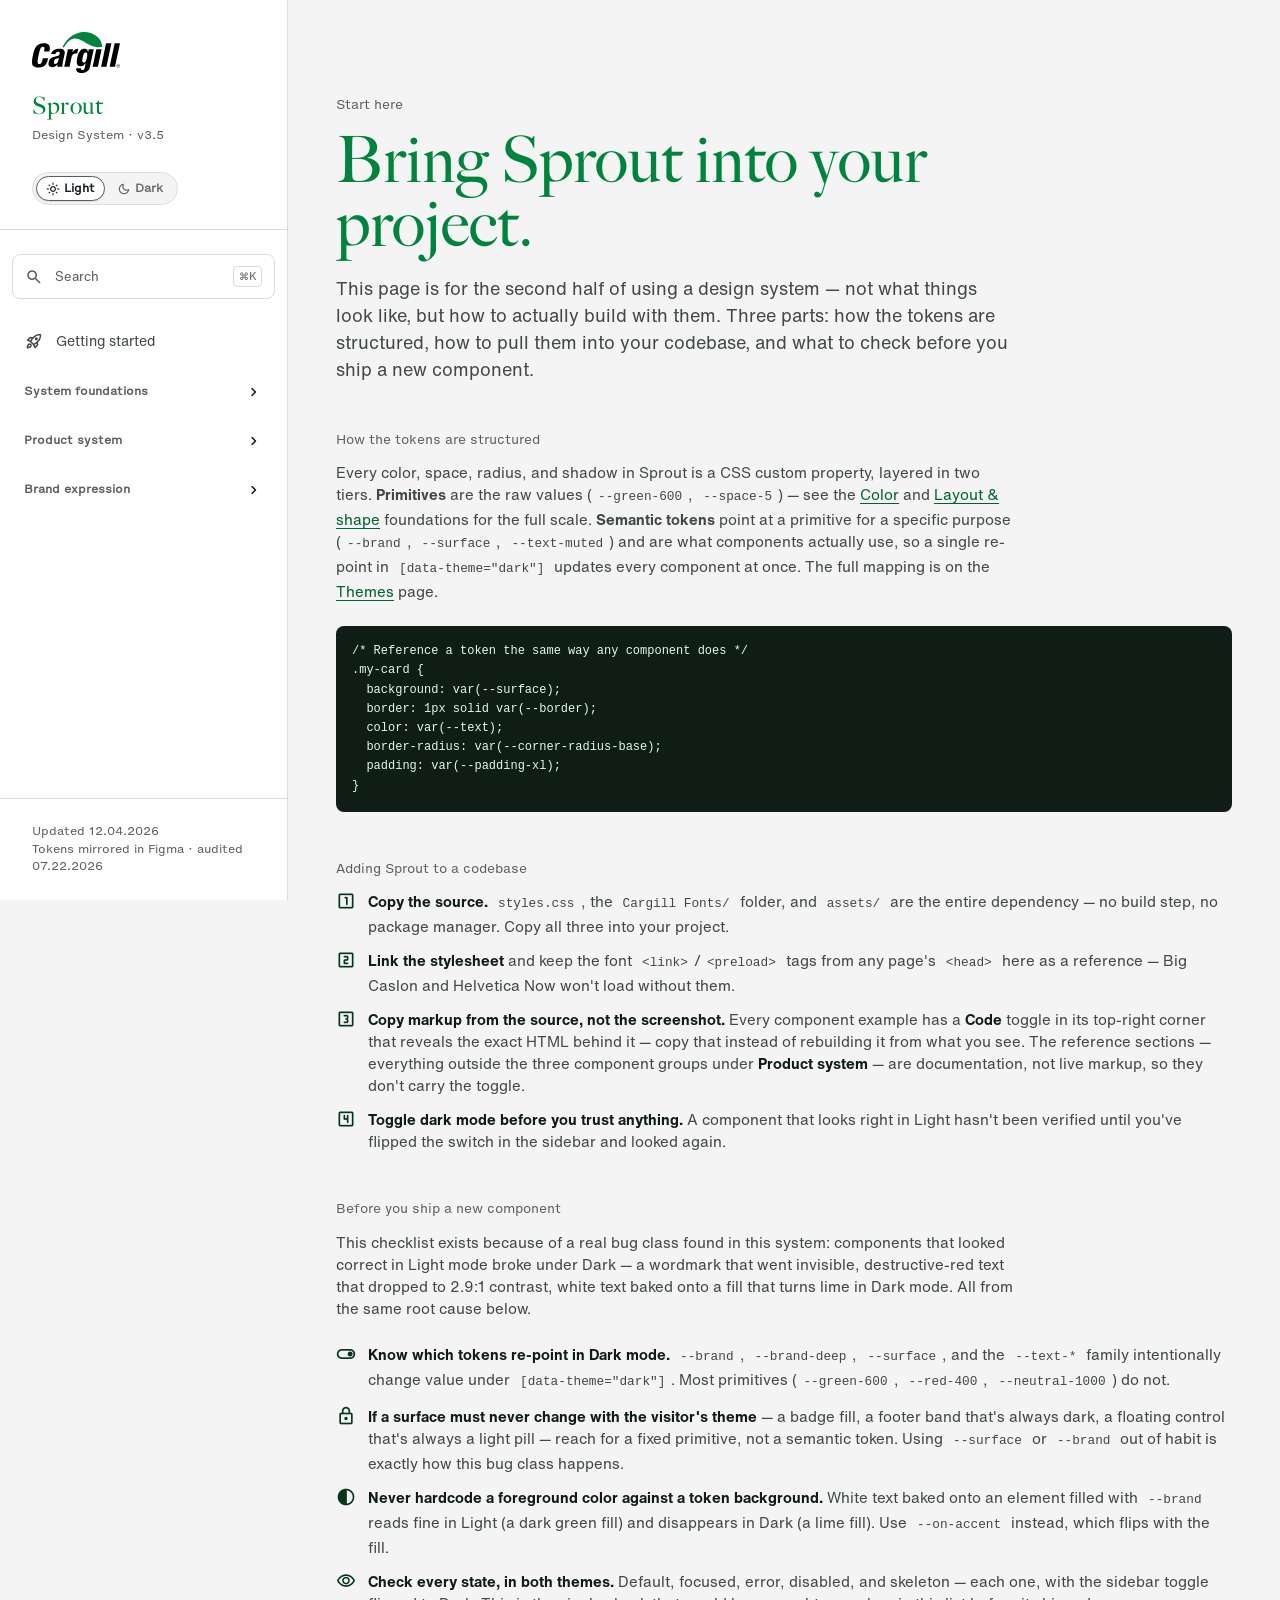
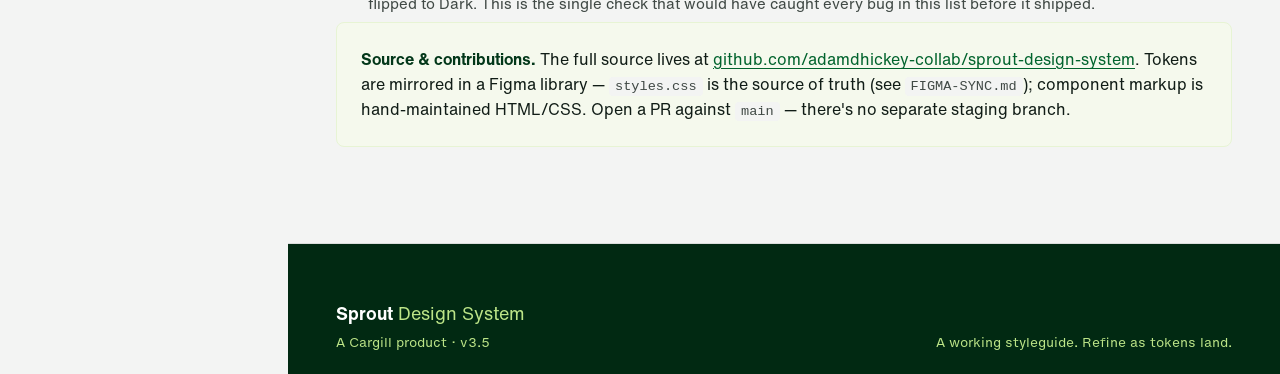
<file: getting-started.html>
<!doctype html>
<html lang="en">
<head>
  <meta charset="utf-8" />
  <meta name="viewport" content="width=device-width, initial-scale=1" />
  <title>Getting started · Sprout Design System</title>
  <link rel="preconnect" href="https://fonts.googleapis.com" />
  <link rel="preconnect" href="https://fonts.gstatic.com" crossorigin />
  <link rel="preload" href="Cargill%20Fonts/HelveticaNowForCargill.woff2" as="font" type="font/woff2" crossorigin />
  <link rel="preload" href="Cargill%20Fonts/BigCaslonForCargill.otf" as="font" type="font/otf" crossorigin />
  <link rel="stylesheet" href="https://fonts.googleapis.com/css2?family=Material+Symbols+Rounded:opsz,wght,FILL,GRAD@20..48,400..700,0..1,-25..0&display=block" />
  <link rel="stylesheet" href="https://fonts.googleapis.com/css2?family=EB+Garamond:ital@0;1&display=swap" />
  <link rel="stylesheet" href="styles.css" />
</head>
<body>
  <a class="skip-link" href="#main-content">Skip to content</a>

  <!-- Cargill logo SVG symbol. Wordmark paths use currentColor, leaf uses --leaf-fill. -->
  <svg width="0" height="0" style="position:absolute;overflow:hidden" aria-hidden="true" focusable="false">
    <symbol id="cargill-logo" viewBox="0 0 432 202">
      <g fill="currentColor">
        <path d="M423.825 174.37C422.325 174.37 420.925 173.97 419.725 173.27C418.425 172.57 417.525 171.57 416.725 170.37C416.025 169.17 415.625 167.87 415.625 166.37C415.625 164.87 416.025 163.57 416.725 162.37C417.425 161.17 418.425 160.17 419.725 159.47C421.025 158.77 422.325 158.37 423.825 158.37C425.325 158.37 426.725 158.77 427.925 159.47C429.125 160.17 430.125 161.17 430.925 162.37C431.625 163.57 432.025 164.87 432.025 166.37C432.025 167.87 431.625 169.17 430.925 170.37C430.225 171.57 429.225 172.57 427.925 173.27C426.625 173.97 425.325 174.37 423.825 174.37ZM423.825 173.07C425.125 173.07 426.225 172.77 427.325 172.17C428.325 171.57 429.225 170.77 429.825 169.77C430.425 168.77 430.725 167.57 430.725 166.37C430.725 165.17 430.425 163.97 429.825 162.97C429.225 161.97 428.425 161.17 427.325 160.57C426.225 159.97 425.125 159.67 423.825 159.67C422.525 159.67 421.425 159.97 420.325 160.57C419.225 161.17 418.425 161.97 417.825 162.97C417.225 163.97 416.925 165.17 416.925 166.37C416.925 167.57 417.225 168.77 417.825 169.77C418.425 170.77 419.225 171.57 420.325 172.17C421.425 172.77 422.625 173.07 423.825 173.07ZM420.725 170.67V161.97H424.325C424.925 161.97 425.425 162.07 425.925 162.27C426.325 162.47 426.725 162.77 426.925 163.07C427.125 163.47 427.325 163.87 427.325 164.37C427.325 164.77 427.225 165.17 427.125 165.47C426.925 165.77 426.725 166.07 426.425 166.27C426.125 166.47 425.625 166.57 425.125 166.67V166.27C425.625 166.27 425.925 166.37 426.225 166.57C426.525 166.67 426.725 166.87 426.925 167.17C427.025 167.47 427.125 167.77 427.225 168.17L427.325 169.57C427.325 169.87 427.425 170.07 427.425 170.27C427.525 170.47 427.625 170.67 427.725 170.77H426.525C426.425 170.67 426.325 170.47 426.325 170.27C426.225 170.07 426.225 169.87 426.225 169.57L426.125 168.47C426.125 168.07 426.025 167.87 425.925 167.67C425.825 167.47 425.725 167.37 425.425 167.27C425.225 167.17 424.925 167.17 424.625 167.17H421.225V165.97H424.525C424.925 165.97 425.225 165.87 425.425 165.77C425.725 165.67 425.825 165.47 426.025 165.27C426.225 165.07 426.225 164.77 426.225 164.47C426.225 164.17 426.125 163.87 426.025 163.67C425.925 163.47 425.725 163.27 425.425 163.17C425.125 163.07 424.825 162.97 424.425 162.97H421.425L421.925 162.47V170.67H420.725Z"/>
        <path d="M432.025 55.4702C431.125 59.6702 408.725 167.97 408.125 170.77C405.625 170.77 385.625 170.77 381.925 170.77C382.725 166.57 405.225 58.2702 405.725 55.4702C408.325 55.4702 428.325 55.4702 432.025 55.4702Z"/>
        <path d="M390.025 55.4702C389.125 59.6702 366.725 167.97 366.125 170.77C363.625 170.77 343.625 170.77 339.925 170.77C340.725 166.57 363.225 58.2702 363.725 55.4702C366.325 55.4702 386.325 55.4702 390.025 55.4702Z"/>
        <path d="M341.925 84.2702C341.025 88.4702 324.625 167.97 324.025 170.67C321.525 170.67 301.525 170.67 297.825 170.67C298.725 166.47 315.125 86.9702 315.725 84.2702C318.225 84.2702 338.225 84.2702 341.925 84.2702Z"/>
        <path d="M248.525 126.37C245.925 139.17 246.025 144.07 248.525 147.27C249.825 148.87 251.725 149.67 254.425 149.67C261.825 149.67 265.425 145.17 269.125 127.17C271.825 114.27 272.125 106.07 269.525 102.87C268.325 101.37 266.425 100.57 263.925 100.57C256.325 100.57 252.225 108.27 248.525 126.37ZM224.525 162.97C219.225 156.47 218.225 146.37 221.825 128.27C229.725 88.8702 244.725 81.9702 257.725 81.9702C263.925 81.9702 273.225 84.2702 274.325 95.1702L274.425 96.8702H276.225C276.225 96.8702 278.325 86.6702 278.825 84.3702C281.225 84.3702 299.425 84.3702 303.025 84.3702C302.125 88.5702 285.025 170.77 285.025 170.77C280.725 191.47 267.525 201.67 243.225 201.67C220.625 201.67 217.325 188.37 216.825 184.27C216.625 182.67 217.125 178.07 217.125 178.07C219.725 178.07 237.425 178.07 240.725 178.07C240.725 180.17 240.825 183.27 241.525 184.17C242.525 185.37 243.325 186.77 247.025 186.77C251.925 186.77 256.725 185.37 259.025 174.07L263.025 154.67H261.125L260.525 155.57C255.725 163.97 246.725 168.17 237.225 168.17C231.625 168.27 227.325 166.47 224.525 162.97Z"/>
        <path d="M224.725 81.8702C216.125 81.8702 205.925 87.8702 200.925 97.5702L200.425 98.5702H198.525C198.525 98.5702 200.825 87.4702 201.525 84.2702C201.025 84.2702 200.225 84.2702 199.225 84.2702C196.325 84.2702 177.925 84.2702 174.325 84.2702C174.425 85.3702 174.625 86.4702 174.625 87.7702C174.625 90.5702 174.225 93.7702 173.525 97.5702C168.725 121.07 159.025 167.57 158.425 170.77C162.125 170.77 182.125 170.77 184.625 170.77C186.225 162.67 194.425 123.07 194.425 123.07C196.925 111.17 203.825 105.67 216.325 105.67C218.525 105.67 220.425 105.77 222.225 106.07C222.825 103.27 226.525 85.5702 227.225 82.0702C226.025 81.8702 224.725 81.8702 224.725 81.8702Z"/>
        <path d="M131.725 127.17C131.725 127.17 131.225 127.57 130.325 127.97C128.725 128.57 125.225 129.17 123.125 129.67C121.425 130.07 119.525 130.57 117.525 131.47C112.025 133.77 109.325 137.57 107.825 144.47C107.025 148.47 107.525 151.87 109.325 154.07C110.625 155.67 112.625 156.57 115.025 156.57C124.725 156.57 127.725 147.27 129.225 140.27L131.725 127.17ZM132.025 81.8702C145.325 81.8702 153.425 84.1702 157.425 89.1702C159.625 91.8702 160.725 95.4702 160.825 100.07C160.825 102.67 160.525 105.47 159.825 108.57L150.725 152.57C149.525 158.67 148.725 163.27 148.725 167.17C148.725 168.37 148.825 169.57 149.025 170.57C145.325 170.57 126.925 170.57 124.125 170.57C124.125 170.27 124.125 170.07 124.125 169.77C124.125 167.97 124.225 165.97 124.425 163.97L124.725 160.37H123.325L122.825 161.17C118.325 168.37 108.125 172.87 99.4255 172.87C92.2255 172.87 87.0255 171.07 84.0255 167.37C80.8255 163.37 80.0255 157.07 81.7255 148.67C85.1255 132.27 92.6255 125.27 111.325 121.07L123.725 118.27C131.125 116.67 134.625 113.37 136.025 107.07C136.725 103.57 136.325 100.87 134.825 99.0702C133.425 97.3702 131.225 96.5702 128.225 96.5702C121.525 96.5702 118.025 99.9702 115.825 108.57C113.525 108.57 97.2255 108.57 93.6255 108.57C99.5255 85.4702 120.125 81.8702 132.025 81.8702Z"/>
        <path d="M5.12538 166.17C-1.37462 158.17 -1.67462 143.37 4.12538 115.17C13.5254 70.0702 26.9254 54.8702 57.5254 54.8702C69.7254 54.8702 78.3254 57.7702 83.0254 63.5702C86.0254 67.2702 87.6254 72.3702 87.6254 78.7702C87.6254 82.2702 87.2254 86.0702 86.3254 90.2702C86.3254 90.2702 85.5254 94.0702 85.0254 96.2702C82.5254 96.2702 59.2254 96.2702 59.2254 96.2702C59.2254 96.2702 61.1254 83.9702 61.1254 81.2702C61.1254 78.1702 61.0254 76.5702 59.8254 75.0702C58.6254 73.4702 56.8254 72.1702 54.0254 72.1702C42.6254 72.1702 38.8254 83.0702 32.3254 114.47C27.3254 138.87 25.4254 149.97 29.3254 154.77C30.8254 156.57 33.0254 157.47 36.1254 157.47C45.1254 157.47 48.6254 149.77 53.2254 128.37C55.6254 128.37 75.5254 128.37 79.2254 128.37C78.7254 130.87 77.8254 134.97 77.8254 134.97C72.4254 161.37 56.8254 174.77 31.8254 174.77C18.4254 174.67 9.92538 171.97 5.12538 166.17Z"/>
      </g>
      <path style="fill: var(--leaf-fill, #00843D)" d="M344.125 74.0702C344.125 74.0702 326.725 75.4702 314.625 73.7702C286.825 69.9702 261.025 50.7702 249.625 44.3702C224.825 30.5702 214.725 29.6702 201.925 33.3702C180.825 39.0702 168.525 56.3702 156.625 76.5702C154.325 75.4702 151.925 74.5702 149.425 73.9702C156.225 59.5702 182.125 13.0702 235.425 2.07022C288.925 -9.12978 346.225 26.5702 344.125 74.0702Z"/>
    </symbol>
  </svg>

  <div class="app-layout">

    <aside class="sidebar">
      <div class="sidebar-brand">
        <a href="index.html" style="text-decoration:none; display:block;"><svg class="cargill-logo cargill-logo--black" viewBox="0 0 432 202" role="img" aria-label="Cargill"><use href="#cargill-logo"/></svg></a>
        <span class="sidebar-brand-title">Sprout</span>
        <span class="sidebar-brand-tagline">Design System · <span class="js-version">v1.0</span></span>
        <div class="theme-toggle-row">
          <button type="button" id="theme-toggle" class="theme-toggle" role="switch" aria-checked="false" aria-label="Light mode">
            <span class="theme-toggle-track" aria-hidden="true">
              <span class="theme-toggle-thumb"></span>
              <span class="theme-toggle-opt theme-toggle-opt--light">
                <span class="material-symbols-rounded theme-toggle-glyph">light_mode</span>
                <span class="theme-toggle-opt-label">Light</span>
              </span>
              <span class="theme-toggle-opt theme-toggle-opt--dark">
                <span class="material-symbols-rounded theme-toggle-glyph">dark_mode</span>
                <span class="theme-toggle-opt-label">Dark</span>
              </span>
            </span>
          </button>
        </div>
      </div>

      <div class="sidebar-search">
        <button type="button" class="sidebar-search-trigger" id="search-trigger" aria-haspopup="dialog">
          <span class="material-symbols-rounded" aria-hidden="true">search</span>
          <span class="sidebar-search-trigger-label">Search</span>
          <span class="sidebar-search-kbd">⌘K</span>
        </button>
      </div>

      <nav class="sidebar-nav" aria-label="Design system sections">
        <a href="getting-started.html" class="sidebar-link"><span class="sidebar-link-num material-symbols-rounded" aria-hidden="true">rocket_launch</span><span>Getting started</span></a>
        <div class="sidebar-section" data-nav-group="foundations">
          <button type="button" class="sidebar-section-header" aria-expanded="true" aria-controls="nav-foundations">
            <span class="sidebar-section-title">System foundations</span>
            <span class="material-symbols-rounded sidebar-section-chevron" aria-hidden="true">expand_more</span>
          </button>
          <div class="sidebar-section-body" id="nav-foundations">
            <div class="sidebar-section-body-inner">
              <a href="index.html#color" class="sidebar-link"><span class="sidebar-link-num">01</span><span>Color</span></a>
              <a href="index.html#type" class="sidebar-link"><span class="sidebar-link-num">02</span><span>Typography</span></a>
              <a href="index.html#space" class="sidebar-link"><span class="sidebar-link-num">03</span><span>Layout &amp; shape</span></a>
              <a href="system.html#themes" class="sidebar-link"><span class="sidebar-link-num">04</span><span>Themes</span></a>
              <a href="system.html#elevation" class="sidebar-link"><span class="sidebar-link-num">05</span><span>Elevation</span></a>
            </div>
          </div>
        </div>
        <div class="sidebar-section" data-nav-group="components">
          <button type="button" class="sidebar-section-header" aria-expanded="true" aria-controls="nav-components">
            <span class="sidebar-section-title">Product system</span>
            <span class="material-symbols-rounded sidebar-section-chevron" aria-hidden="true">expand_more</span>
          </button>
          <div class="sidebar-section-body" id="nav-components">
            <div class="sidebar-section-body-inner">
              <a href="index.html#icons" class="sidebar-link"><span class="sidebar-link-num">06</span><span>Iconography</span></a>
              <a href="system.html#dataviz" class="sidebar-link"><span class="sidebar-link-num">07</span><span>Data visualization</span></a>
              <a href="forms.html" class="sidebar-link sidebar-group"><span class="sidebar-link-num">·</span><span>Forms &amp; inputs</span></a>
              <a href="content.html" class="sidebar-link sidebar-group"><span class="sidebar-link-num">·</span><span>Layout &amp; content</span></a>
              <a href="navigation.html" class="sidebar-link sidebar-group"><span class="sidebar-link-num">·</span><span>Navigation &amp; feedback</span></a>
            </div>
          </div>
        </div>
        <div class="sidebar-section" data-nav-group="brand">
          <button type="button" class="sidebar-section-header" aria-expanded="true" aria-controls="nav-brand">
            <span class="sidebar-section-title">Brand expression</span>
            <span class="material-symbols-rounded sidebar-section-chevron" aria-hidden="true">expand_more</span>
          </button>
          <div class="sidebar-section-body" id="nav-brand">
            <div class="sidebar-section-body-inner">
              <a href="index.html#logo" class="sidebar-link"><span class="sidebar-link-num">08</span><span>Logo</span></a>
              <a href="system.html#brand-expression" class="sidebar-link"><span class="sidebar-link-num">09</span><span>Graphic language</span></a>
              <a href="system.html#illustration" class="sidebar-link"><span class="sidebar-link-num">10</span><span>Illustration &amp; diagrams</span></a>
              <a href="assets.html#registry" class="sidebar-link"><span class="sidebar-link-num">11</span><span>Approved assets</span></a>
            </div>
          </div>
        </div>
      </nav>


      <div class="sidebar-foot">
        Updated <span class="js-updated">2026.06.06</span><br>Tokens mirrored in Figma · audited 07.22.2026
      </div>
    </aside>

    <div class="app-main" id="main-content" tabindex="-1">

  <main>
    <section class="block" id="getting-started-top">
      <div class="container">
        <div class="section-head">
          <div>
            <p class="section-eyebrow">Start here</p>
            <h1 class="section-title">Bring Sprout into your project.</h1>
          </div>
          <p class="section-lede">This page is for the second half of using a design system — not what things look like, but how to actually build with them. Three parts: how the tokens are structured, how to pull them into your codebase, and what to check before you ship a new component.</p>
        </div>

        <div class="scale-block">
          <h2 class="scale-label">How the tokens are structured</h2>
          <p class="card-body" style="max-width: 68ch; margin-bottom: var(--space-5);">Every color, space, radius, and shadow in Sprout is a CSS custom property, layered in two tiers. <strong>Primitives</strong> are the raw values (<code>--green-600</code>, <code>--space-5</code>) — see the <a href="index.html#color">Color</a> and <a href="index.html#space">Layout &amp; shape</a> foundations for the full scale. <strong>Semantic tokens</strong> point at a primitive for a specific purpose (<code>--brand</code>, <code>--surface</code>, <code>--text-muted</code>) and are what components actually use, so a single re-point in <code>[data-theme="dark"]</code> updates every component at once. The full mapping is on the <a href="system.html#themes">Themes</a> page.</p>
          <pre class="component-code component-code--visible"><code>/* Reference a token the same way any component does */
.my-card {
  background: var(--surface);
  border: 1px solid var(--border);
  color: var(--text);
  border-radius: var(--corner-radius-base);
  padding: var(--padding-xl);
}</code></pre>
        </div>

        <div class="scale-block">
          <h2 class="scale-label">Adding Sprout to a codebase</h2>
          <div class="checklist">
            <div class="checklist-item"><span class="material-symbols-rounded" aria-hidden="true">looks_one</span><span><strong>Copy the source.</strong> <code>styles.css</code>, the <code>Cargill Fonts/</code> folder, and <code>assets/</code> are the entire dependency — no build step, no package manager. Copy all three into your project.</span></div>
            <div class="checklist-item"><span class="material-symbols-rounded" aria-hidden="true">looks_two</span><span><strong>Link the stylesheet</strong> and keep the font <code>&lt;link&gt;</code>/<code>&lt;preload&gt;</code> tags from any page's <code>&lt;head&gt;</code> here as a reference — Big Caslon and Helvetica Now won't load without them.</span></div>
            <div class="checklist-item"><span class="material-symbols-rounded" aria-hidden="true">looks_3</span><span><strong>Copy markup from the source, not the screenshot.</strong> Every component example has a <strong>Code</strong> toggle in its top-right corner that reveals the exact HTML behind it — copy that instead of rebuilding it from what you see. The reference sections — everything outside the three component groups under <strong>Product system</strong> — are documentation, not live markup, so they don't carry the toggle.</span></div>
            <div class="checklist-item"><span class="material-symbols-rounded" aria-hidden="true">looks_4</span><span><strong>Toggle dark mode before you trust anything.</strong> A component that looks right in Light hasn't been verified until you've flipped the switch in the sidebar and looked again.</span></div>
          </div>
        </div>

        <div class="scale-block">
          <h2 class="scale-label">Before you ship a new component</h2>
          <p class="card-body" style="max-width: 68ch; margin-bottom: var(--space-5);">This checklist exists because of a real bug class found in this system: components that looked correct in Light mode broke under Dark — a wordmark that went invisible, destructive-red text that dropped to 2.9:1 contrast, white text baked onto a fill that turns lime in Dark mode. All from the same root cause below.</p>
          <div class="checklist">
            <div class="checklist-item"><span class="material-symbols-rounded" aria-hidden="true">toggle_on</span><span><strong>Know which tokens re-point in Dark mode.</strong> <code>--brand</code>, <code>--brand-deep</code>, <code>--surface</code>, and the <code>--text-*</code> family intentionally change value under <code>[data-theme="dark"]</code>. Most primitives (<code>--green-600</code>, <code>--red-400</code>, <code>--neutral-1000</code>) do not.</span></div>
            <div class="checklist-item"><span class="material-symbols-rounded" aria-hidden="true">lock</span><span><strong>If a surface must never change with the visitor's theme</strong> — a badge fill, a footer band that's always dark, a floating control that's always a light pill — reach for a fixed primitive, not a semantic token. Using <code>--surface</code> or <code>--brand</code> out of habit is exactly how this bug class happens.</span></div>
            <div class="checklist-item"><span class="material-symbols-rounded" aria-hidden="true">contrast</span><span><strong>Never hardcode a foreground color against a token background.</strong> White text baked onto an element filled with <code>--brand</code> reads fine in Light (a dark green fill) and disappears in Dark (a lime fill). Use <code>--on-accent</code> instead, which flips with the fill.</span></div>
            <div class="checklist-item"><span class="material-symbols-rounded" aria-hidden="true">visibility</span><span><strong>Check every state, in both themes.</strong> Default, focused, error, disabled, and skeleton — each one, with the sidebar toggle flipped to Dark. This is the single check that would have caught every bug in this list before it shipped.</span></div>
          </div>
        </div>

        <div class="icon-note" style="margin-top: var(--space-2);">
          <p><strong>Source &amp; contributions.</strong> The full source lives at <a href="https://github.com/adamdhickey-collab/sprout-design-system">github.com/adamdhickey-collab/sprout-design-system</a>. Tokens are mirrored in a Figma library — <code>styles.css</code> is the source of truth (see <code>FIGMA-SYNC.md</code>); component markup is hand-maintained HTML/CSS. Open a PR against <code>main</code> — there's no separate staging branch.</p>
        </div>
      </div>
    </section>
  </main>

  <footer>
    <div class="container footer-inner">
      <div>
        <p class="footer-mark">Sprout<span class="sub"> Design System</span></p>
        <p class="footer-meta" style="margin-top: 6px;">A Cargill product · <span class="js-version">v1.0</span></p>
      </div>
      <p class="footer-meta">A working styleguide. Refine as tokens land.</p>
    </div>
  </footer>

    </div><!-- /.app-main -->
  </div><!-- /.app-layout -->

  <div class="search-overlay" id="search-overlay" role="dialog" aria-modal="true" aria-label="Search Sprout" hidden>
    <div class="search-panel">
      <div class="search-input-row">
        <span class="material-symbols-rounded" aria-hidden="true">search</span>
        <input type="text" class="search-field" id="search-input" placeholder="Search components, tokens, foundations…" autocomplete="off" role="combobox" aria-expanded="false" aria-autocomplete="list" aria-controls="search-results" aria-label="Search Sprout" />
        <kbd class="search-esc">Esc</kbd>
      </div>
      <div class="search-results" id="search-results" role="listbox" aria-label="Search results"></div>
    </div>
  </div>

  <script src="app.js"></script>

</body>
</html>
</file>
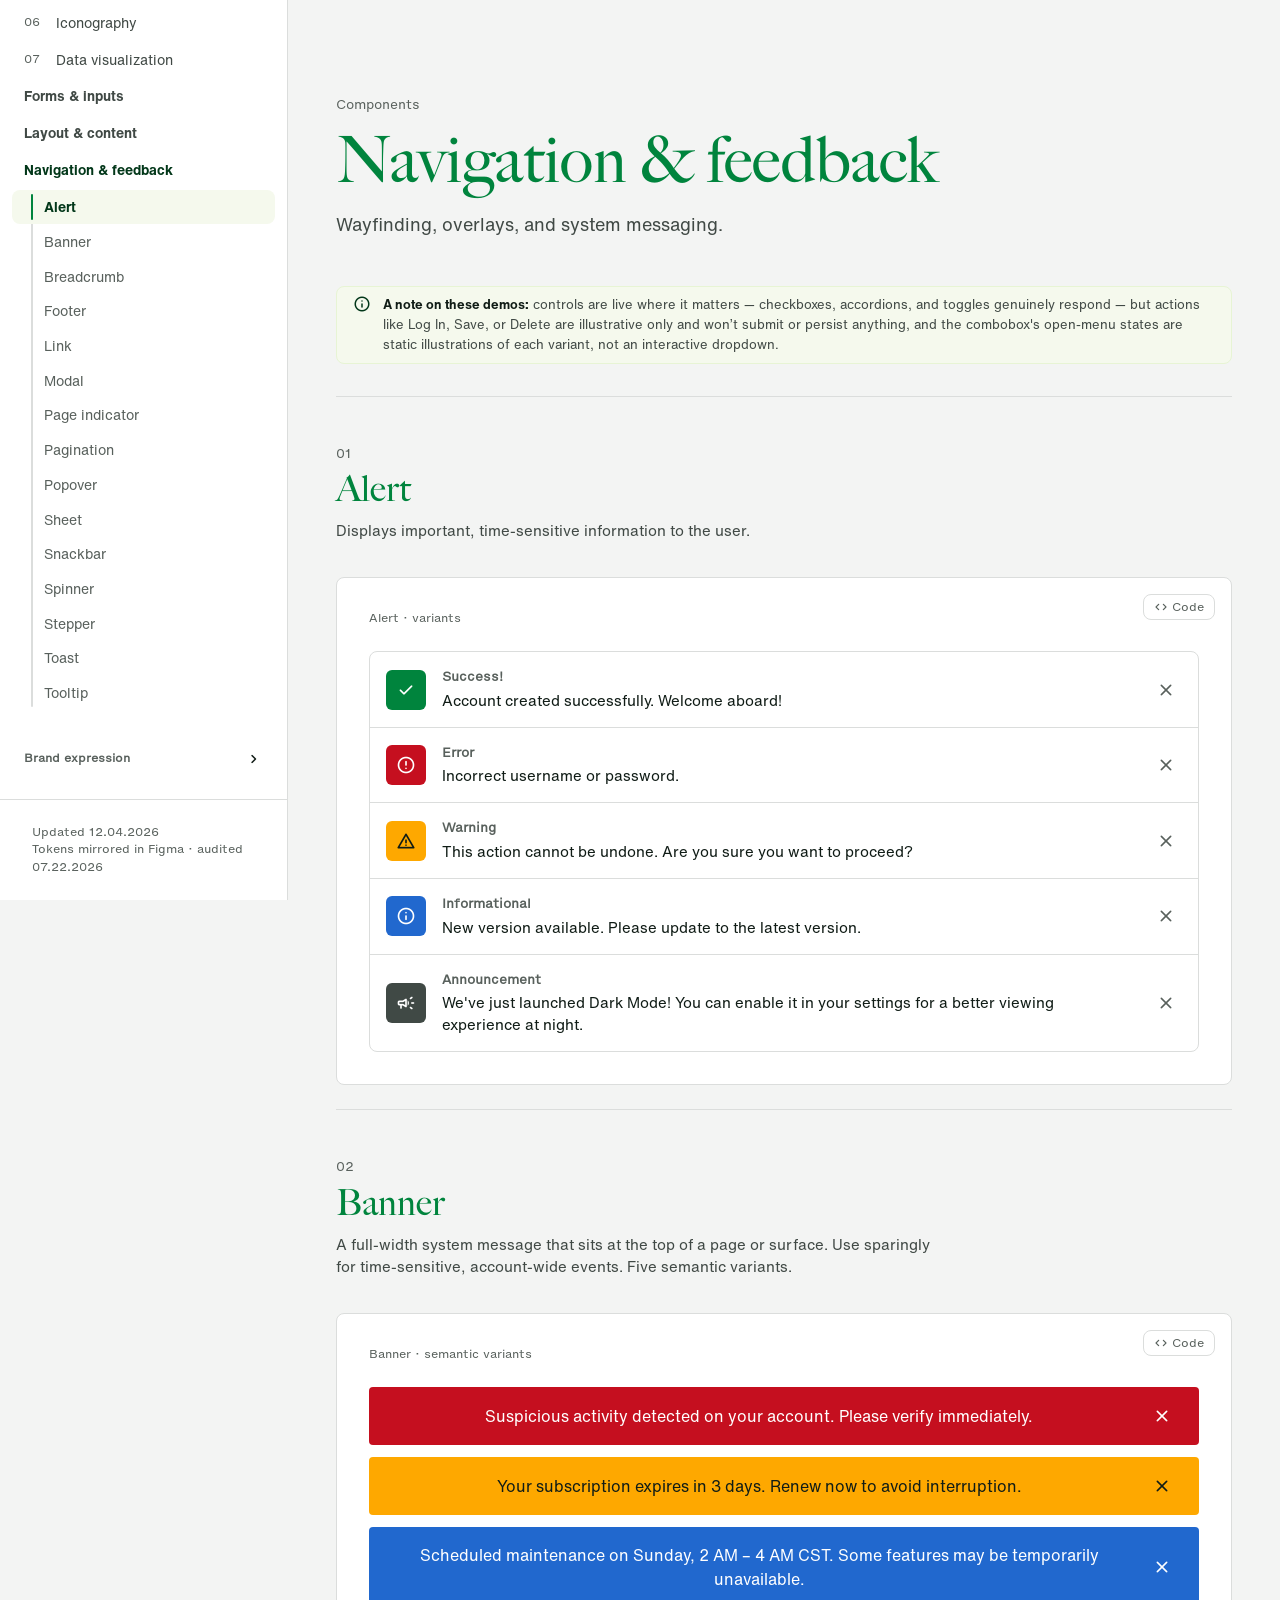
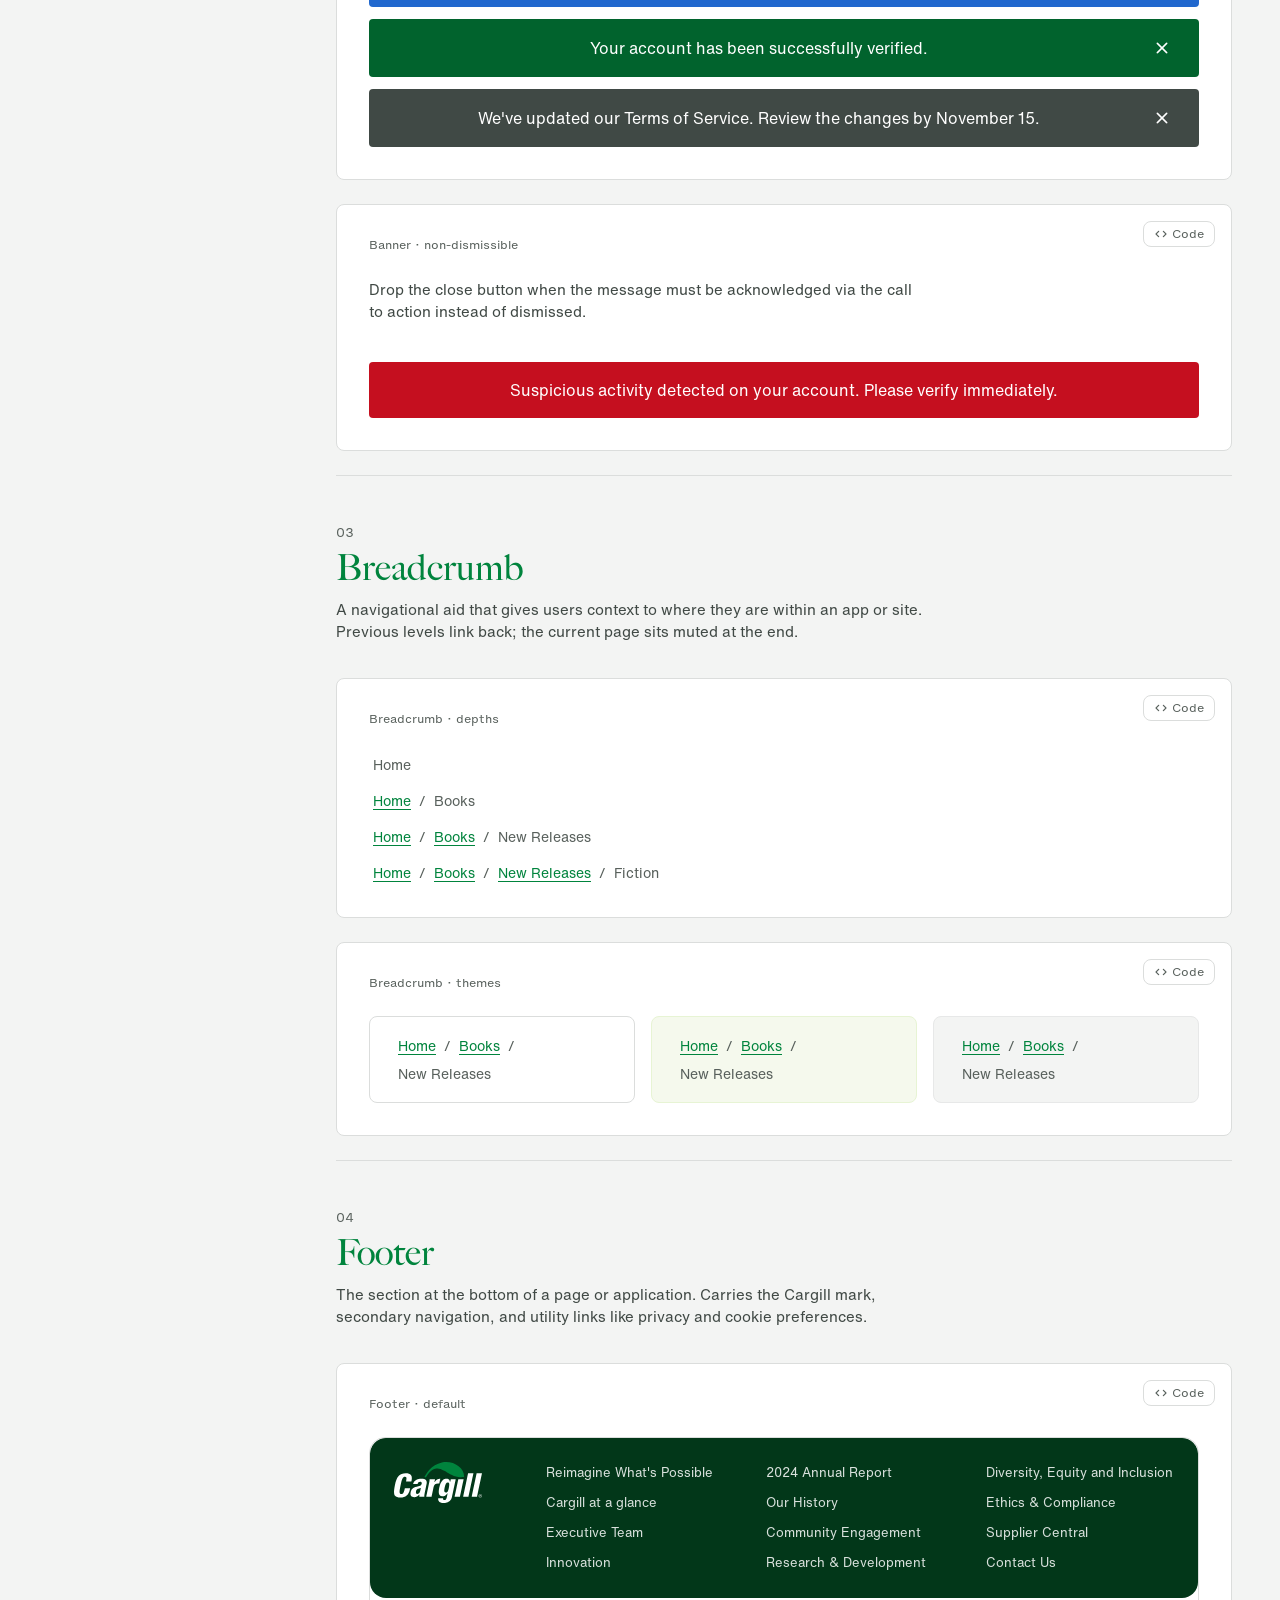
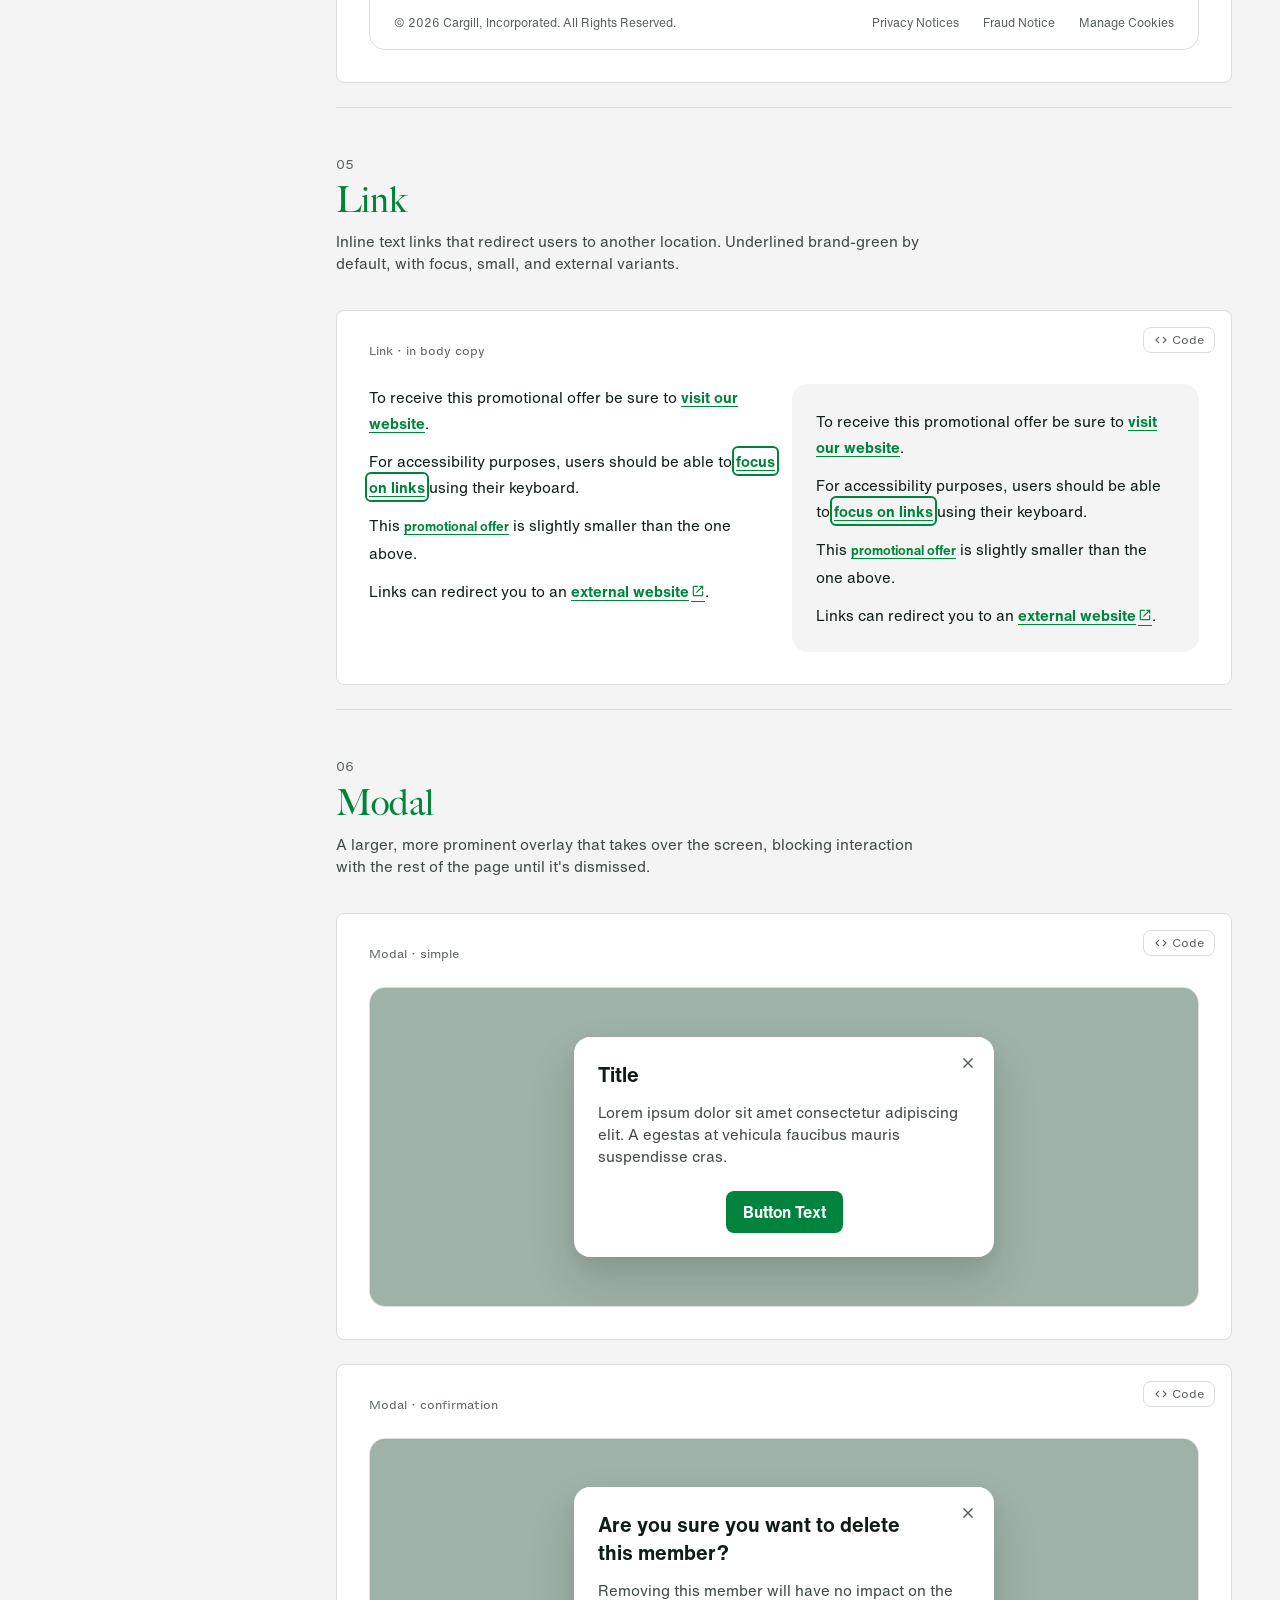
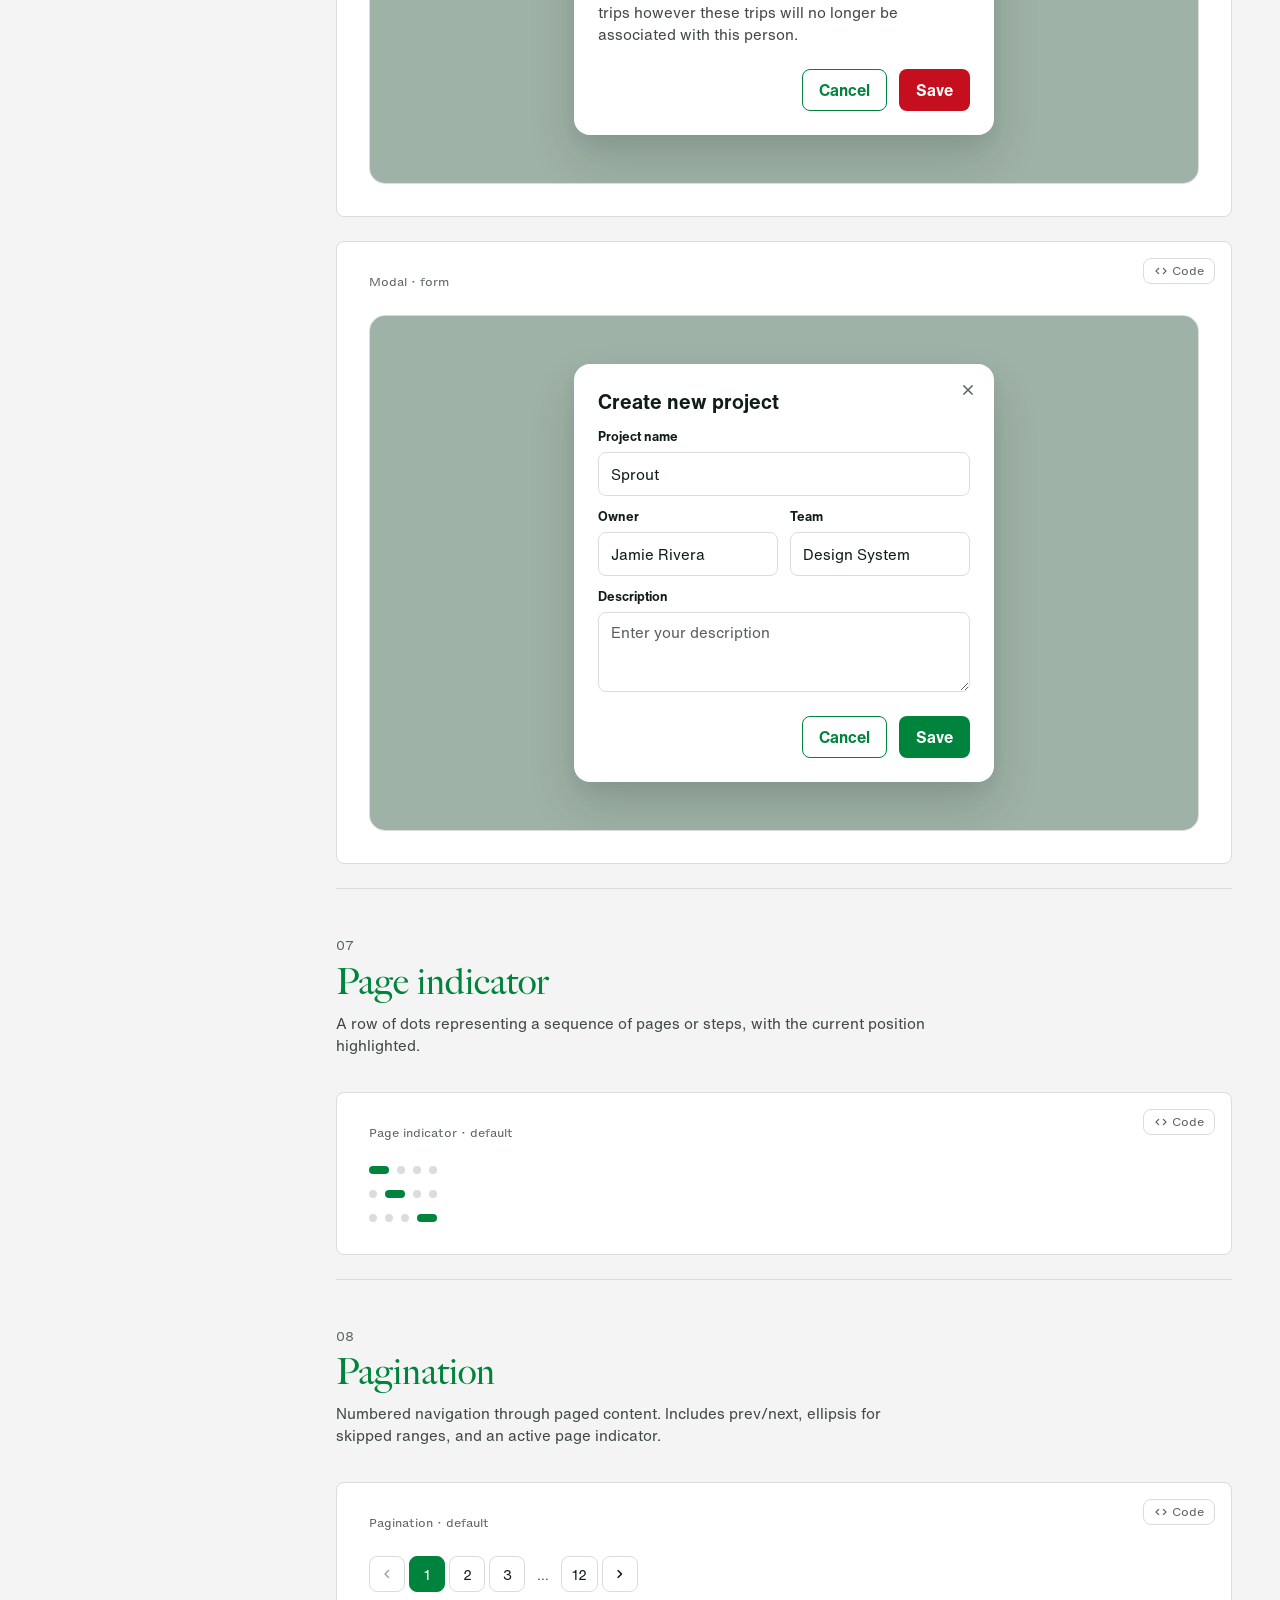
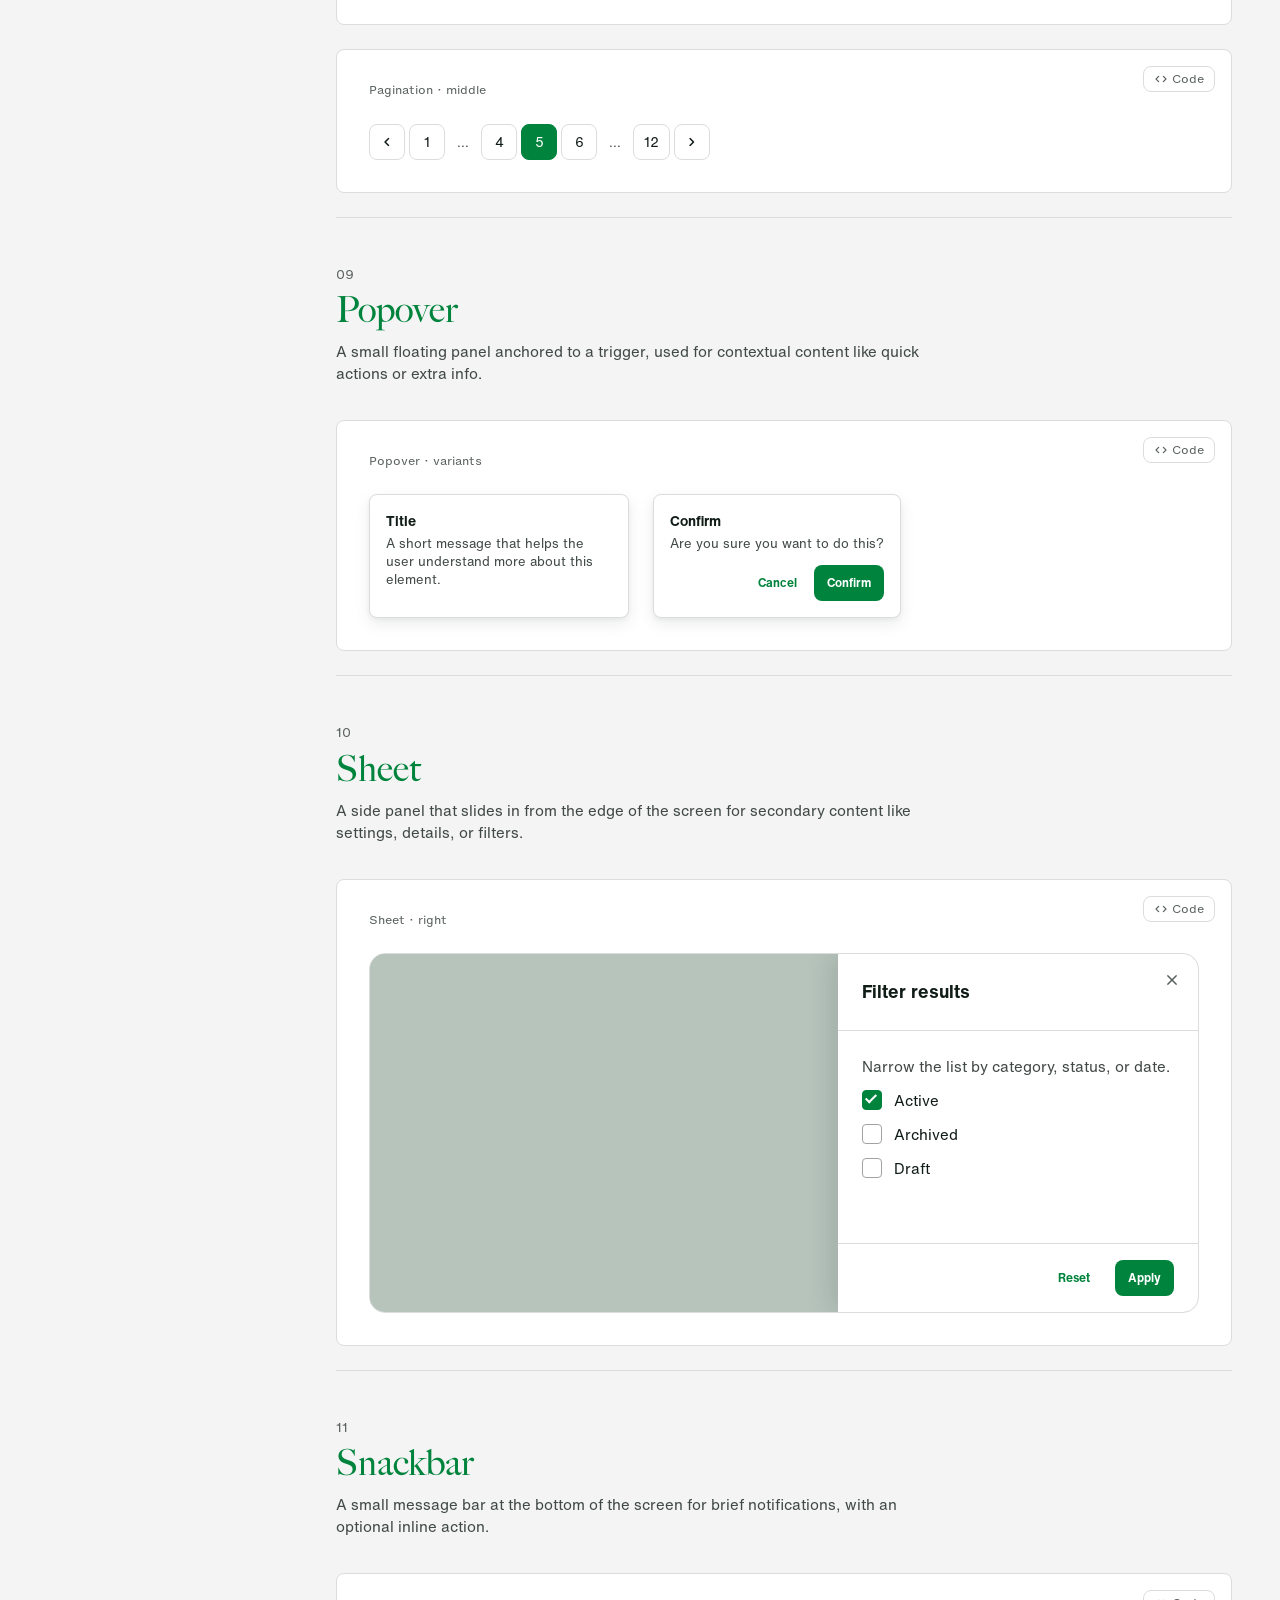
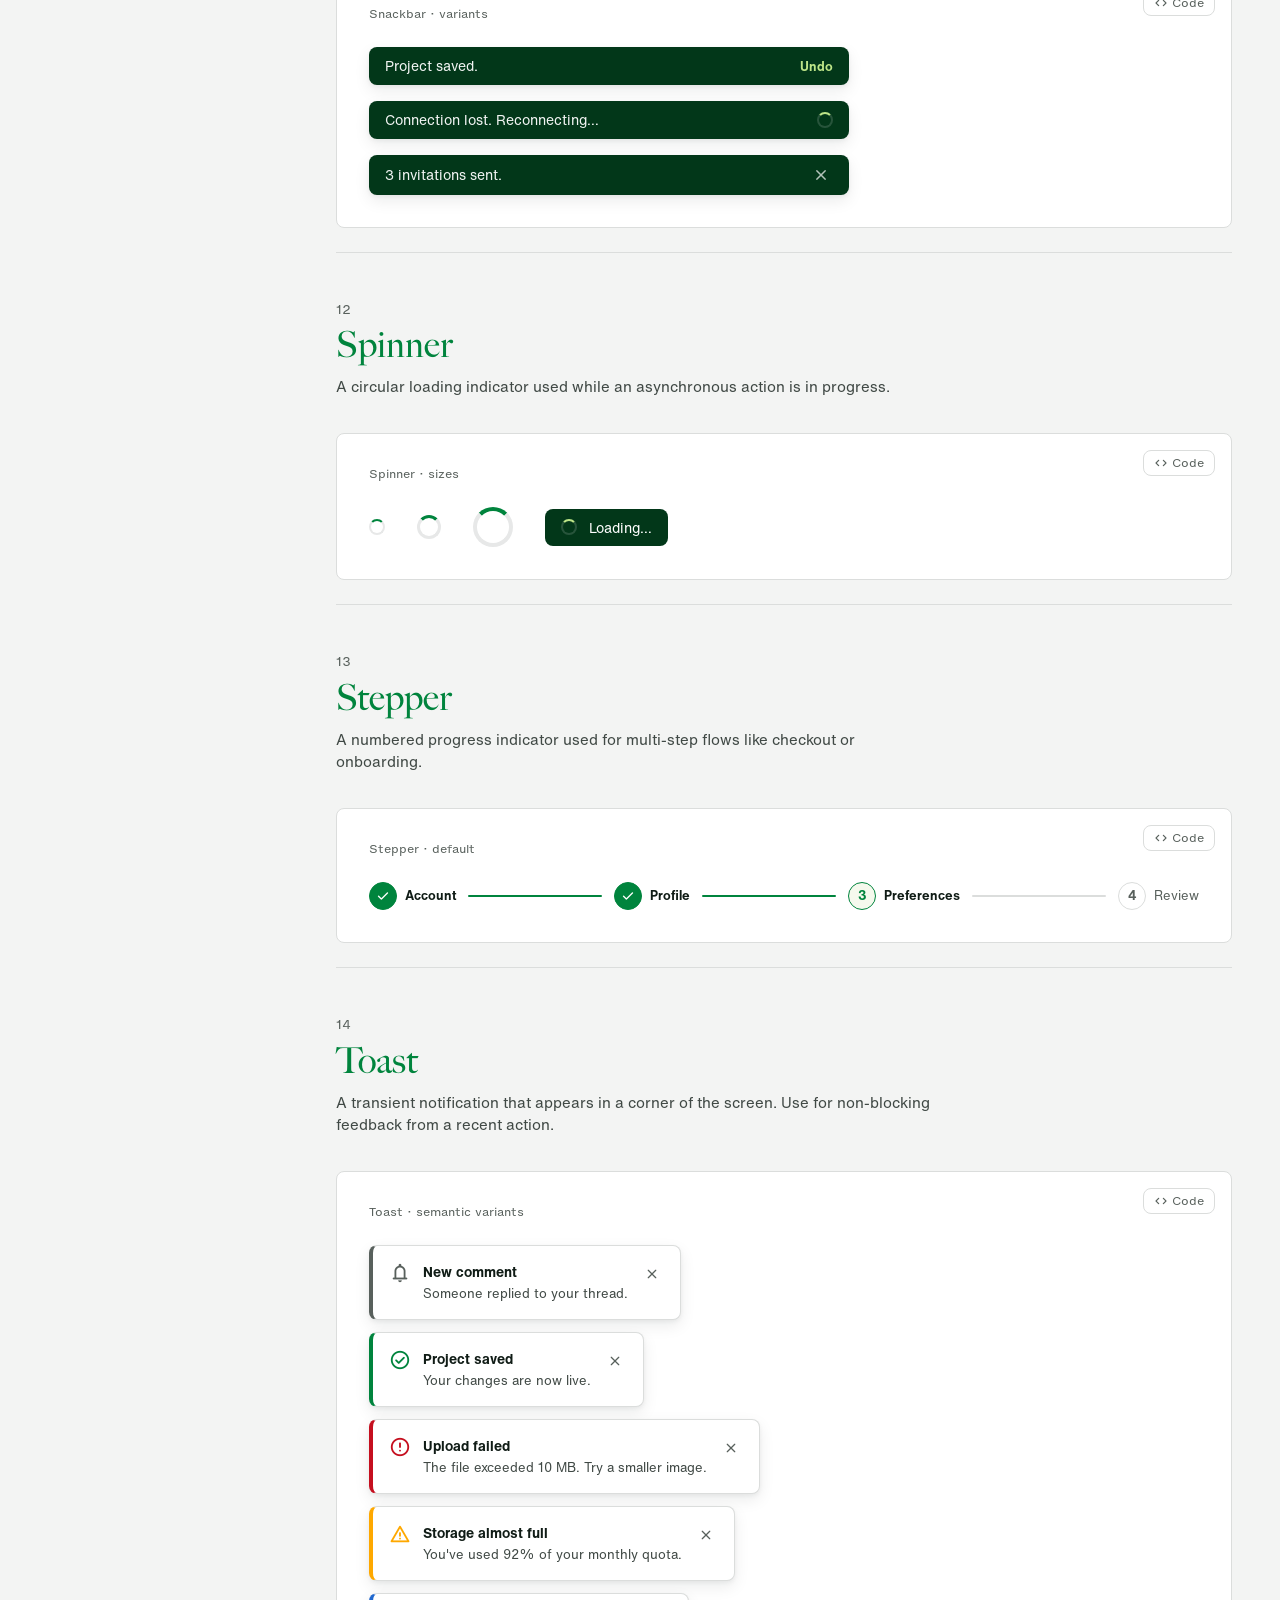
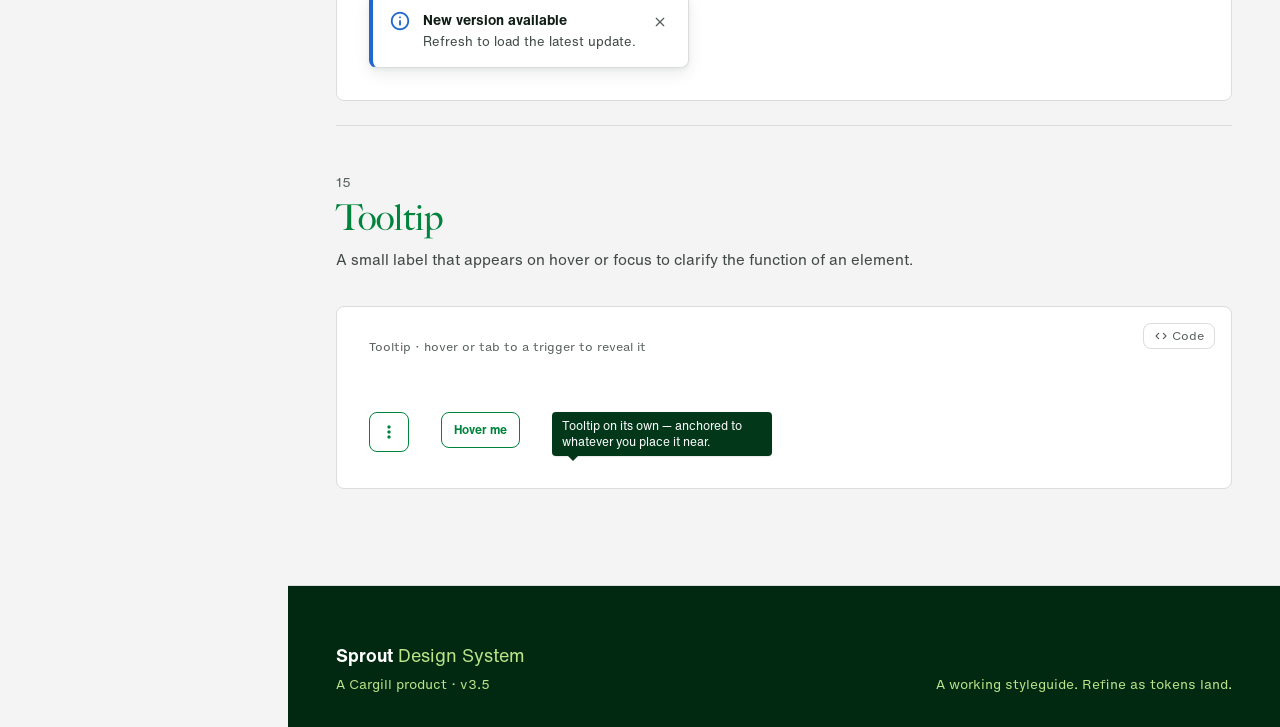
<file: navigation.html>
<!doctype html>
<html lang="en">
<head>
  <meta charset="utf-8" />
  <meta name="viewport" content="width=device-width, initial-scale=1" />
  <title>Navigation & feedback · Sprout Design System</title>
  <link rel="preconnect" href="https://fonts.googleapis.com" />
  <link rel="preconnect" href="https://fonts.gstatic.com" crossorigin />
  <link rel="preload" href="Cargill%20Fonts/HelveticaNowForCargill.woff2" as="font" type="font/woff2" crossorigin />
  <link rel="preload" href="Cargill%20Fonts/BigCaslonForCargill.otf" as="font" type="font/otf" crossorigin />
  <link rel="stylesheet" href="https://fonts.googleapis.com/css2?family=Material+Symbols+Rounded:opsz,wght,FILL,GRAD@20..48,400..700,0..1,-25..0&display=block" />
  <link rel="stylesheet" href="https://fonts.googleapis.com/css2?family=EB+Garamond:ital@0;1&display=swap" />
  <link rel="stylesheet" href="styles.css" />
</head>
<body>
  <a class="skip-link" href="#main-content">Skip to content</a>

  <!-- Cargill logo SVG symbol. Wordmark paths use currentColor, leaf uses --leaf-fill. -->
  <svg width="0" height="0" style="position:absolute;overflow:hidden" aria-hidden="true" focusable="false">
    <symbol id="cargill-logo" viewBox="0 0 432 202">
      <g fill="currentColor">
        <path d="M423.825 174.37C422.325 174.37 420.925 173.97 419.725 173.27C418.425 172.57 417.525 171.57 416.725 170.37C416.025 169.17 415.625 167.87 415.625 166.37C415.625 164.87 416.025 163.57 416.725 162.37C417.425 161.17 418.425 160.17 419.725 159.47C421.025 158.77 422.325 158.37 423.825 158.37C425.325 158.37 426.725 158.77 427.925 159.47C429.125 160.17 430.125 161.17 430.925 162.37C431.625 163.57 432.025 164.87 432.025 166.37C432.025 167.87 431.625 169.17 430.925 170.37C430.225 171.57 429.225 172.57 427.925 173.27C426.625 173.97 425.325 174.37 423.825 174.37ZM423.825 173.07C425.125 173.07 426.225 172.77 427.325 172.17C428.325 171.57 429.225 170.77 429.825 169.77C430.425 168.77 430.725 167.57 430.725 166.37C430.725 165.17 430.425 163.97 429.825 162.97C429.225 161.97 428.425 161.17 427.325 160.57C426.225 159.97 425.125 159.67 423.825 159.67C422.525 159.67 421.425 159.97 420.325 160.57C419.225 161.17 418.425 161.97 417.825 162.97C417.225 163.97 416.925 165.17 416.925 166.37C416.925 167.57 417.225 168.77 417.825 169.77C418.425 170.77 419.225 171.57 420.325 172.17C421.425 172.77 422.625 173.07 423.825 173.07ZM420.725 170.67V161.97H424.325C424.925 161.97 425.425 162.07 425.925 162.27C426.325 162.47 426.725 162.77 426.925 163.07C427.125 163.47 427.325 163.87 427.325 164.37C427.325 164.77 427.225 165.17 427.125 165.47C426.925 165.77 426.725 166.07 426.425 166.27C426.125 166.47 425.625 166.57 425.125 166.67V166.27C425.625 166.27 425.925 166.37 426.225 166.57C426.525 166.67 426.725 166.87 426.925 167.17C427.025 167.47 427.125 167.77 427.225 168.17L427.325 169.57C427.325 169.87 427.425 170.07 427.425 170.27C427.525 170.47 427.625 170.67 427.725 170.77H426.525C426.425 170.67 426.325 170.47 426.325 170.27C426.225 170.07 426.225 169.87 426.225 169.57L426.125 168.47C426.125 168.07 426.025 167.87 425.925 167.67C425.825 167.47 425.725 167.37 425.425 167.27C425.225 167.17 424.925 167.17 424.625 167.17H421.225V165.97H424.525C424.925 165.97 425.225 165.87 425.425 165.77C425.725 165.67 425.825 165.47 426.025 165.27C426.225 165.07 426.225 164.77 426.225 164.47C426.225 164.17 426.125 163.87 426.025 163.67C425.925 163.47 425.725 163.27 425.425 163.17C425.125 163.07 424.825 162.97 424.425 162.97H421.425L421.925 162.47V170.67H420.725Z"/>
        <path d="M432.025 55.4702C431.125 59.6702 408.725 167.97 408.125 170.77C405.625 170.77 385.625 170.77 381.925 170.77C382.725 166.57 405.225 58.2702 405.725 55.4702C408.325 55.4702 428.325 55.4702 432.025 55.4702Z"/>
        <path d="M390.025 55.4702C389.125 59.6702 366.725 167.97 366.125 170.77C363.625 170.77 343.625 170.77 339.925 170.77C340.725 166.57 363.225 58.2702 363.725 55.4702C366.325 55.4702 386.325 55.4702 390.025 55.4702Z"/>
        <path d="M341.925 84.2702C341.025 88.4702 324.625 167.97 324.025 170.67C321.525 170.67 301.525 170.67 297.825 170.67C298.725 166.47 315.125 86.9702 315.725 84.2702C318.225 84.2702 338.225 84.2702 341.925 84.2702Z"/>
        <path d="M248.525 126.37C245.925 139.17 246.025 144.07 248.525 147.27C249.825 148.87 251.725 149.67 254.425 149.67C261.825 149.67 265.425 145.17 269.125 127.17C271.825 114.27 272.125 106.07 269.525 102.87C268.325 101.37 266.425 100.57 263.925 100.57C256.325 100.57 252.225 108.27 248.525 126.37ZM224.525 162.97C219.225 156.47 218.225 146.37 221.825 128.27C229.725 88.8702 244.725 81.9702 257.725 81.9702C263.925 81.9702 273.225 84.2702 274.325 95.1702L274.425 96.8702H276.225C276.225 96.8702 278.325 86.6702 278.825 84.3702C281.225 84.3702 299.425 84.3702 303.025 84.3702C302.125 88.5702 285.025 170.77 285.025 170.77C280.725 191.47 267.525 201.67 243.225 201.67C220.625 201.67 217.325 188.37 216.825 184.27C216.625 182.67 217.125 178.07 217.125 178.07C219.725 178.07 237.425 178.07 240.725 178.07C240.725 180.17 240.825 183.27 241.525 184.17C242.525 185.37 243.325 186.77 247.025 186.77C251.925 186.77 256.725 185.37 259.025 174.07L263.025 154.67H261.125L260.525 155.57C255.725 163.97 246.725 168.17 237.225 168.17C231.625 168.27 227.325 166.47 224.525 162.97Z"/>
        <path d="M224.725 81.8702C216.125 81.8702 205.925 87.8702 200.925 97.5702L200.425 98.5702H198.525C198.525 98.5702 200.825 87.4702 201.525 84.2702C201.025 84.2702 200.225 84.2702 199.225 84.2702C196.325 84.2702 177.925 84.2702 174.325 84.2702C174.425 85.3702 174.625 86.4702 174.625 87.7702C174.625 90.5702 174.225 93.7702 173.525 97.5702C168.725 121.07 159.025 167.57 158.425 170.77C162.125 170.77 182.125 170.77 184.625 170.77C186.225 162.67 194.425 123.07 194.425 123.07C196.925 111.17 203.825 105.67 216.325 105.67C218.525 105.67 220.425 105.77 222.225 106.07C222.825 103.27 226.525 85.5702 227.225 82.0702C226.025 81.8702 224.725 81.8702 224.725 81.8702Z"/>
        <path d="M131.725 127.17C131.725 127.17 131.225 127.57 130.325 127.97C128.725 128.57 125.225 129.17 123.125 129.67C121.425 130.07 119.525 130.57 117.525 131.47C112.025 133.77 109.325 137.57 107.825 144.47C107.025 148.47 107.525 151.87 109.325 154.07C110.625 155.67 112.625 156.57 115.025 156.57C124.725 156.57 127.725 147.27 129.225 140.27L131.725 127.17ZM132.025 81.8702C145.325 81.8702 153.425 84.1702 157.425 89.1702C159.625 91.8702 160.725 95.4702 160.825 100.07C160.825 102.67 160.525 105.47 159.825 108.57L150.725 152.57C149.525 158.67 148.725 163.27 148.725 167.17C148.725 168.37 148.825 169.57 149.025 170.57C145.325 170.57 126.925 170.57 124.125 170.57C124.125 170.27 124.125 170.07 124.125 169.77C124.125 167.97 124.225 165.97 124.425 163.97L124.725 160.37H123.325L122.825 161.17C118.325 168.37 108.125 172.87 99.4255 172.87C92.2255 172.87 87.0255 171.07 84.0255 167.37C80.8255 163.37 80.0255 157.07 81.7255 148.67C85.1255 132.27 92.6255 125.27 111.325 121.07L123.725 118.27C131.125 116.67 134.625 113.37 136.025 107.07C136.725 103.57 136.325 100.87 134.825 99.0702C133.425 97.3702 131.225 96.5702 128.225 96.5702C121.525 96.5702 118.025 99.9702 115.825 108.57C113.525 108.57 97.2255 108.57 93.6255 108.57C99.5255 85.4702 120.125 81.8702 132.025 81.8702Z"/>
        <path d="M5.12538 166.17C-1.37462 158.17 -1.67462 143.37 4.12538 115.17C13.5254 70.0702 26.9254 54.8702 57.5254 54.8702C69.7254 54.8702 78.3254 57.7702 83.0254 63.5702C86.0254 67.2702 87.6254 72.3702 87.6254 78.7702C87.6254 82.2702 87.2254 86.0702 86.3254 90.2702C86.3254 90.2702 85.5254 94.0702 85.0254 96.2702C82.5254 96.2702 59.2254 96.2702 59.2254 96.2702C59.2254 96.2702 61.1254 83.9702 61.1254 81.2702C61.1254 78.1702 61.0254 76.5702 59.8254 75.0702C58.6254 73.4702 56.8254 72.1702 54.0254 72.1702C42.6254 72.1702 38.8254 83.0702 32.3254 114.47C27.3254 138.87 25.4254 149.97 29.3254 154.77C30.8254 156.57 33.0254 157.47 36.1254 157.47C45.1254 157.47 48.6254 149.77 53.2254 128.37C55.6254 128.37 75.5254 128.37 79.2254 128.37C78.7254 130.87 77.8254 134.97 77.8254 134.97C72.4254 161.37 56.8254 174.77 31.8254 174.77C18.4254 174.67 9.92538 171.97 5.12538 166.17Z"/>
      </g>
      <path style="fill: var(--leaf-fill, #00843D)" d="M344.125 74.0702C344.125 74.0702 326.725 75.4702 314.625 73.7702C286.825 69.9702 261.025 50.7702 249.625 44.3702C224.825 30.5702 214.725 29.6702 201.925 33.3702C180.825 39.0702 168.525 56.3702 156.625 76.5702C154.325 75.4702 151.925 74.5702 149.425 73.9702C156.225 59.5702 182.125 13.0702 235.425 2.07022C288.925 -9.12978 346.225 26.5702 344.125 74.0702Z"/>
    </symbol>
  </svg>

  <div class="app-layout">

    <aside class="sidebar">
      <div class="sidebar-brand">
        <a href="index.html" style="text-decoration:none; display:block;"><svg class="cargill-logo cargill-logo--black" viewBox="0 0 432 202" role="img" aria-label="Cargill"><use href="#cargill-logo"/></svg></a>
        <span class="sidebar-brand-title">Sprout</span>
        <span class="sidebar-brand-tagline">Design System · <span class="js-version">v1.0</span></span>
        <div class="theme-toggle-row">
          <button type="button" id="theme-toggle" class="theme-toggle" role="switch" aria-checked="false" aria-label="Light mode">
            <span class="theme-toggle-track" aria-hidden="true">
              <span class="theme-toggle-thumb"></span>
              <span class="theme-toggle-opt theme-toggle-opt--light">
                <span class="material-symbols-rounded theme-toggle-glyph">light_mode</span>
                <span class="theme-toggle-opt-label">Light</span>
              </span>
              <span class="theme-toggle-opt theme-toggle-opt--dark">
                <span class="material-symbols-rounded theme-toggle-glyph">dark_mode</span>
                <span class="theme-toggle-opt-label">Dark</span>
              </span>
            </span>
          </button>
        </div>
      </div>

      <div class="sidebar-search">
        <button type="button" class="sidebar-search-trigger" id="search-trigger" aria-haspopup="dialog">
          <span class="material-symbols-rounded" aria-hidden="true">search</span>
          <span class="sidebar-search-trigger-label">Search</span>
          <span class="sidebar-search-kbd">⌘K</span>
        </button>
      </div>

      <nav class="sidebar-nav" aria-label="Design system sections">
        <a href="getting-started.html" class="sidebar-link"><span class="sidebar-link-num material-symbols-rounded" aria-hidden="true">rocket_launch</span><span>Getting started</span></a>
        <div class="sidebar-section" data-nav-group="foundations">
          <button type="button" class="sidebar-section-header" aria-expanded="true" aria-controls="nav-foundations">
            <span class="sidebar-section-title">System foundations</span>
            <span class="material-symbols-rounded sidebar-section-chevron" aria-hidden="true">expand_more</span>
          </button>
          <div class="sidebar-section-body" id="nav-foundations">
            <div class="sidebar-section-body-inner">
              <a href="index.html#color" class="sidebar-link"><span class="sidebar-link-num">01</span><span>Color</span></a>
              <a href="index.html#type" class="sidebar-link"><span class="sidebar-link-num">02</span><span>Typography</span></a>
              <a href="index.html#space" class="sidebar-link"><span class="sidebar-link-num">03</span><span>Layout &amp; shape</span></a>
              <a href="system.html#themes" class="sidebar-link"><span class="sidebar-link-num">04</span><span>Themes</span></a>
              <a href="system.html#elevation" class="sidebar-link"><span class="sidebar-link-num">05</span><span>Elevation</span></a>
            </div>
          </div>
        </div>
        <div class="sidebar-section" data-nav-group="components">
          <button type="button" class="sidebar-section-header" aria-expanded="true" aria-controls="nav-components">
            <span class="sidebar-section-title">Product system</span>
            <span class="material-symbols-rounded sidebar-section-chevron" aria-hidden="true">expand_more</span>
          </button>
          <div class="sidebar-section-body" id="nav-components">
            <div class="sidebar-section-body-inner">
              <a href="index.html#icons" class="sidebar-link"><span class="sidebar-link-num">06</span><span>Iconography</span></a>
              <a href="system.html#dataviz" class="sidebar-link"><span class="sidebar-link-num">07</span><span>Data visualization</span></a>
              <a href="forms.html" class="sidebar-link sidebar-group"><span class="sidebar-link-num">·</span><span>Forms &amp; inputs</span></a>
              <a href="content.html" class="sidebar-link sidebar-group"><span class="sidebar-link-num">·</span><span>Layout &amp; content</span></a>
              <a href="navigation.html" class="sidebar-link sidebar-group sidebar-group--active"><span class="sidebar-link-num">·</span><span>Navigation &amp; feedback</span></a>
              <div class="sidebar-group-children">
            <a href="#alert" class="sidebar-link sidebar-link--child"><span class="sidebar-link-num"></span><span>Alert</span></a>
            <a href="#banner" class="sidebar-link sidebar-link--child"><span class="sidebar-link-num"></span><span>Banner</span></a>
            <a href="#breadcrumb" class="sidebar-link sidebar-link--child"><span class="sidebar-link-num"></span><span>Breadcrumb</span></a>
            <a href="#footer" class="sidebar-link sidebar-link--child"><span class="sidebar-link-num"></span><span>Footer</span></a>
            <a href="#link" class="sidebar-link sidebar-link--child"><span class="sidebar-link-num"></span><span>Link</span></a>
            <a href="#modal" class="sidebar-link sidebar-link--child"><span class="sidebar-link-num"></span><span>Modal</span></a>
            <a href="#page-indicator" class="sidebar-link sidebar-link--child"><span class="sidebar-link-num"></span><span>Page indicator</span></a>
            <a href="#pagination" class="sidebar-link sidebar-link--child"><span class="sidebar-link-num"></span><span>Pagination</span></a>
            <a href="#popover" class="sidebar-link sidebar-link--child"><span class="sidebar-link-num"></span><span>Popover</span></a>
            <a href="#sheet" class="sidebar-link sidebar-link--child"><span class="sidebar-link-num"></span><span>Sheet</span></a>
            <a href="#snackbar" class="sidebar-link sidebar-link--child"><span class="sidebar-link-num"></span><span>Snackbar</span></a>
            <a href="#spinner" class="sidebar-link sidebar-link--child"><span class="sidebar-link-num"></span><span>Spinner</span></a>
            <a href="#stepper" class="sidebar-link sidebar-link--child"><span class="sidebar-link-num"></span><span>Stepper</span></a>
            <a href="#toast" class="sidebar-link sidebar-link--child"><span class="sidebar-link-num"></span><span>Toast</span></a>
            <a href="#tooltip" class="sidebar-link sidebar-link--child"><span class="sidebar-link-num"></span><span>Tooltip</span></a>
          </div>
            </div>
          </div>
        </div>
        <div class="sidebar-section" data-nav-group="brand">
          <button type="button" class="sidebar-section-header" aria-expanded="true" aria-controls="nav-brand">
            <span class="sidebar-section-title">Brand expression</span>
            <span class="material-symbols-rounded sidebar-section-chevron" aria-hidden="true">expand_more</span>
          </button>
          <div class="sidebar-section-body" id="nav-brand">
            <div class="sidebar-section-body-inner">
              <a href="index.html#logo" class="sidebar-link"><span class="sidebar-link-num">08</span><span>Logo</span></a>
              <a href="system.html#brand-expression" class="sidebar-link"><span class="sidebar-link-num">09</span><span>Graphic language</span></a>
              <a href="system.html#illustration" class="sidebar-link"><span class="sidebar-link-num">10</span><span>Illustration &amp; diagrams</span></a>
              <a href="assets.html#registry" class="sidebar-link"><span class="sidebar-link-num">11</span><span>Approved assets</span></a>
            </div>
          </div>
        </div>
      </nav>


      <div class="sidebar-foot">
        Updated <span class="js-updated">2026.06.06</span><br>Tokens mirrored in Figma · audited 07.22.2026
      </div>
    </aside>

    <div class="app-main" id="main-content" tabindex="-1">

  <main>
    <section class="block" id="navigation-top">
      <div class="container">
        <div class="section-head">
          <div>
            <p class="section-eyebrow">Components</p>
            <h1 class="section-title">Navigation &amp; feedback</h1>
          </div>
          <p class="section-lede">Wayfinding, overlays, and system messaging.</p>
        </div>
        <div class="component-grid">
<div class="component-legend">
            <span class="material-symbols-rounded" aria-hidden="true">info</span>
            <span><strong>A note on these demos:</strong> controls are live where it matters — checkboxes, accordions, and toggles genuinely respond — but actions like Log In, Save, or Delete are illustrative only and won’t submit or persist anything, and the combobox's open-menu states are static illustrations of each variant, not an interactive dropdown.</span>
          </div>
<div class="component-heading" id="alert">
            <h2 class="component-heading-title">Alert</h2>
            <p class="component-heading-desc">Displays important, time-sensitive information to the user.</p>
          </div>

          <div class="component">
            <p class="component-label">Alert · variants</p>
            <div class="alert-stack">
              <div class="alert alert--success">
                <span class="alert-icon"><span class="material-symbols-rounded">check</span></span>
                <div class="alert-content">
                  <span class="alert-title">Success!</span>
                  <span class="alert-body">Account created successfully. Welcome aboard!</span>
                </div>
                <button class="alert-close" aria-label="Dismiss"><span class="material-symbols-rounded">close</span></button>
              </div>
              <div class="alert alert--error">
                <span class="alert-icon"><span class="material-symbols-rounded">error</span></span>
                <div class="alert-content">
                  <span class="alert-title">Error</span>
                  <span class="alert-body">Incorrect username or password.</span>
                </div>
                <button class="alert-close" aria-label="Dismiss"><span class="material-symbols-rounded">close</span></button>
              </div>
              <div class="alert alert--warning">
                <span class="alert-icon"><span class="material-symbols-rounded">warning</span></span>
                <div class="alert-content">
                  <span class="alert-title">Warning</span>
                  <span class="alert-body">This action cannot be undone. Are you sure you want to proceed?</span>
                </div>
                <button class="alert-close" aria-label="Dismiss"><span class="material-symbols-rounded">close</span></button>
              </div>
              <div class="alert alert--info">
                <span class="alert-icon"><span class="material-symbols-rounded">info</span></span>
                <div class="alert-content">
                  <span class="alert-title">Informational</span>
                  <span class="alert-body">New version available. Please update to the latest version.</span>
                </div>
                <button class="alert-close" aria-label="Dismiss"><span class="material-symbols-rounded">close</span></button>
              </div>
              <div class="alert alert--neutral">
                <span class="alert-icon"><span class="material-symbols-rounded">campaign</span></span>
                <div class="alert-content">
                  <span class="alert-title">Announcement</span>
                  <span class="alert-body">We've just launched Dark Mode! You can enable it in your settings for a better viewing experience at night.</span>
                </div>
                <button class="alert-close" aria-label="Dismiss"><span class="material-symbols-rounded">close</span></button>
              </div>
            </div>
          </div>
<div class="component-heading" id="banner">
            <h2 class="component-heading-title">Banner</h2>
            <p class="component-heading-desc">A full-width system message that sits at the top of a page or surface. Use sparingly for time‑sensitive, account‑wide events. Five semantic variants.</p>
          </div>

          <div class="component">
            <p class="component-label">Banner · semantic variants</p>
            <div style="display: flex; flex-direction: column; gap: var(--spacing-md);">
              <div class="banner banner--critical">
                <p class="banner-message">Suspicious activity detected on your account. Please verify immediately.</p>
                <button class="banner-close" aria-label="Dismiss"><span class="material-symbols-rounded">close</span></button>
              </div>
              <div class="banner banner--warning">
                <p class="banner-message">Your subscription expires in 3 days. Renew now to avoid interruption.</p>
                <button class="banner-close" aria-label="Dismiss"><span class="material-symbols-rounded">close</span></button>
              </div>
              <div class="banner banner--info">
                <p class="banner-message">Scheduled maintenance on Sunday, 2 AM&nbsp;–&nbsp;4 AM CST. Some features may be temporarily unavailable.</p>
                <button class="banner-close" aria-label="Dismiss"><span class="material-symbols-rounded">close</span></button>
              </div>
              <div class="banner banner--success">
                <p class="banner-message">Your account has been successfully verified.</p>
                <button class="banner-close" aria-label="Dismiss"><span class="material-symbols-rounded">close</span></button>
              </div>
              <div class="banner banner--neutral">
                <p class="banner-message">We've updated our Terms of Service. Review the changes by November 15.</p>
                <button class="banner-close" aria-label="Dismiss"><span class="material-symbols-rounded">close</span></button>
              </div>
            </div>
          </div>

          <div class="component">
            <p class="component-label">Banner · non‑dismissible</p>
            <p class="card-body" style="margin-bottom: var(--space-4); max-width: 56ch;">Drop the close button when the message must be acknowledged via the call to action instead of dismissed.</p>
            <div class="banner banner--critical">
              <p class="banner-message">Suspicious activity detected on your account. Please verify immediately.</p>
            </div>
          </div>
<div class="component-heading" id="breadcrumb">
            <h2 class="component-heading-title">Breadcrumb</h2>
            <p class="component-heading-desc">A navigational aid that gives users context to where they are within an app or site. Previous levels link back; the current page sits muted at the end.</p>
          </div>

          <div class="component">
            <p class="component-label">Breadcrumb · depths</p>
            <div style="display: flex; flex-direction: column; gap: var(--spacing-md);">
              <nav class="breadcrumb" aria-label="Breadcrumb">
                <span class="breadcrumb-item breadcrumb-item--current">Home</span>
              </nav>
              <nav class="breadcrumb" aria-label="Breadcrumb">
                <a href="#" class="breadcrumb-item">Home</a>
                <span class="breadcrumb-separator">/</span>
                <span class="breadcrumb-item breadcrumb-item--current">Books</span>
              </nav>
              <nav class="breadcrumb" aria-label="Breadcrumb">
                <a href="#" class="breadcrumb-item">Home</a>
                <span class="breadcrumb-separator">/</span>
                <a href="#" class="breadcrumb-item">Books</a>
                <span class="breadcrumb-separator">/</span>
                <span class="breadcrumb-item breadcrumb-item--current">New Releases</span>
              </nav>
              <nav class="breadcrumb" aria-label="Breadcrumb">
                <a href="#" class="breadcrumb-item">Home</a>
                <span class="breadcrumb-separator">/</span>
                <a href="#" class="breadcrumb-item">Books</a>
                <span class="breadcrumb-separator">/</span>
                <a href="#" class="breadcrumb-item">New Releases</a>
                <span class="breadcrumb-separator">/</span>
                <span class="breadcrumb-item breadcrumb-item--current">Fiction</span>
              </nav>
            </div>
          </div>

          <div class="component">
            <p class="component-label">Breadcrumb · themes</p>
            <div style="display: grid; grid-template-columns: repeat(auto-fit, minmax(260px, 1fr)); gap: var(--space-4);">
              <div class="breadcrumb-row">
                <nav class="breadcrumb" aria-label="Breadcrumb">
                  <a href="#" class="breadcrumb-item">Home</a>
                  <span class="breadcrumb-separator">/</span>
                  <a href="#" class="breadcrumb-item">Books</a>
                  <span class="breadcrumb-separator">/</span>
                  <span class="breadcrumb-item breadcrumb-item--current">New Releases</span>
                </nav>
              </div>
              <div class="breadcrumb-row breadcrumb-row--paper">
                <nav class="breadcrumb" aria-label="Breadcrumb">
                  <a href="#" class="breadcrumb-item">Home</a>
                  <span class="breadcrumb-separator">/</span>
                  <a href="#" class="breadcrumb-item">Books</a>
                  <span class="breadcrumb-separator">/</span>
                  <span class="breadcrumb-item breadcrumb-item--current">New Releases</span>
                </nav>
              </div>              <div class="breadcrumb-row breadcrumb-row--neutral">
                <nav class="breadcrumb" aria-label="Breadcrumb">
                  <a href="#" class="breadcrumb-item">Home</a>
                  <span class="breadcrumb-separator">/</span>
                  <a href="#" class="breadcrumb-item">Books</a>
                  <span class="breadcrumb-separator">/</span>
                  <span class="breadcrumb-item breadcrumb-item--current">New Releases</span>
                </nav>
              </div>
            </div>
          </div>
<div class="component-heading" id="footer">
            <h2 class="component-heading-title">Footer</h2>
            <p class="component-heading-desc">The section at the bottom of a page or application. Carries the Cargill mark, secondary navigation, and utility links like privacy and cookie preferences.</p>
          </div>

          <div class="component">
            <p class="component-label">Footer · default</p>
            <div class="site-footer-demo">
              <div class="site-footer-demo-main">
                <div class="site-footer-cols">
                  <div class="site-footer-logo">
                    <svg class="cargill-logo cargill-logo--white" viewBox="0 0 432 202" role="img" aria-label="Cargill"><use href="#cargill-logo"/></svg>
                  </div>
                  <div class="site-footer-col">
                    <a class="site-footer-link" href="#">Reimagine What's Possible</a>
                    <a class="site-footer-link" href="#">Cargill at a glance</a>
                    <a class="site-footer-link" href="#">Executive Team</a>
                    <a class="site-footer-link" href="#">Innovation</a>
                  </div>
                  <div class="site-footer-col">
                    <a class="site-footer-link" href="#">2024 Annual Report</a>
                    <a class="site-footer-link" href="#">Our History</a>
                    <a class="site-footer-link" href="#">Community Engagement</a>
                    <a class="site-footer-link" href="#">Research &amp; Development</a>
                  </div>
                  <div class="site-footer-col">
                    <a class="site-footer-link" href="#">Diversity, Equity and Inclusion</a>
                    <a class="site-footer-link" href="#">Ethics &amp; Compliance</a>
                    <a class="site-footer-link" href="#">Supplier Central</a>
                    <a class="site-footer-link" href="#">Contact Us</a>
                  </div>
                </div>
              </div>
              <div class="site-footer-demo-sub">
                <span>© 2026 Cargill, Incorporated. All Rights Reserved.</span>
                <div class="site-footer-sub-links">
                  <a href="#">Privacy Notices</a>
                  <a href="#">Fraud Notice</a>
                  <a href="#">Manage Cookies</a>
                </div>
              </div>
            </div>
          </div>

<div class="component-heading" id="link">
            <h2 class="component-heading-title">Link</h2>
            <p class="component-heading-desc">Inline text links that redirect users to another location. Underlined brand‑green by default, with focus, small, and external variants.</p>
          </div>

          <div class="component">
            <p class="component-label">Link · in body copy</p>
            <div style="display: grid; grid-template-columns: repeat(auto-fit, minmax(280px, 1fr)); gap: var(--space-4);">

              <div class="link-demo">
                <p>To receive this promotional offer be sure to <a href="#">visit our website</a>.</p>
                <p>For accessibility purposes, users should be able to <a href="#" class="lnk--focus">focus on links</a> using their keyboard.</p>
                <p>This <a href="#" class="lnk--sm">promotional offer</a> is slightly smaller than the one above.</p>
                <p>Links can redirect you to an <a href="#" class="lnk--external">external website <span class="material-symbols-rounded">open_in_new</span></a>.</p>
              </div>

              <div class="link-row--neutral">
                <div class="link-demo">
                  <p>To receive this promotional offer be sure to <a href="#">visit our website</a>.</p>
                  <p>For accessibility purposes, users should be able to <a href="#" class="lnk--focus">focus on links</a> using their keyboard.</p>
                  <p>This <a href="#" class="lnk--sm">promotional offer</a> is slightly smaller than the one above.</p>
                  <p>Links can redirect you to an <a href="#" class="lnk--external">external website <span class="material-symbols-rounded">open_in_new</span></a>.</p>
                </div>
              </div>

            </div>
          </div>
<div class="component-heading" id="modal">
            <h2 class="component-heading-title">Modal</h2>
            <p class="component-heading-desc">A larger, more prominent overlay that takes over the screen, blocking interaction with the rest of the page until it's dismissed.</p>
          </div>

          <div class="component">
            <p class="component-label">Modal · simple</p>
            <div class="modal-frame">
              <div class="modal">
                <button class="modal-close" aria-label="Close"><span class="material-symbols-rounded">close</span></button>
                <h3 class="modal-title">Title</h3>
                <p class="modal-body">Lorem ipsum dolor sit amet consectetur adipiscing elit. A egestas at vehicula faucibus mauris suspendisse cras.</p>
                <div class="modal-actions modal-actions--center">
                  <button class="btn btn-primary">Button Text</button>
                </div>
              </div>
            </div>
          </div>

          <div class="component">
            <p class="component-label">Modal · confirmation</p>
            <div class="modal-frame">
              <div class="modal">
                <button class="modal-close" aria-label="Close"><span class="material-symbols-rounded">close</span></button>
                <h3 class="modal-title">Are you sure you want to delete this member?</h3>
                <p class="modal-body">Removing this member will have no impact on the trips however these trips will no longer be associated with this person.</p>
                <div class="modal-actions">
                  <button class="btn btn-secondary">Cancel</button>
                  <button class="btn btn-primary btn--danger">Save</button>
                </div>
              </div>
            </div>
          </div>

          <div class="component">
            <p class="component-label">Modal · form</p>
            <div class="modal-frame">
              <div class="modal">
                <button class="modal-close" aria-label="Close"><span class="material-symbols-rounded">close</span></button>
                <h3 class="modal-title">Create new project</h3>
                <div class="modal-form">
                  <label class="input-field">
                    <span class="input-field-label">Project name</span>
                    <span class="input-wrap"><input class="input-el" value="Sprout" /></span>
                  </label>
                  <div class="modal-form-row">
                    <label class="input-field">
                      <span class="input-field-label">Owner</span>
                      <span class="input-wrap"><input class="input-el" value="Jamie Rivera" /></span>
                    </label>
                    <label class="input-field">
                      <span class="input-field-label">Team</span>
                      <span class="input-wrap"><input class="input-el" value="Design System" /></span>
                    </label>
                  </div>
                  <label class="input-field">
                    <span class="input-field-label">Description</span>
                    <textarea class="modal-textarea" placeholder="Enter your description"></textarea>
                  </label>
                </div>
                <div class="modal-actions">
                  <button class="btn btn-secondary">Cancel</button>
                  <button class="btn btn-primary">Save</button>
                </div>
              </div>
            </div>
          </div>

<div class="component-heading" id="page-indicator">
            <h2 class="component-heading-title">Page indicator</h2>
            <p class="component-heading-desc">A row of dots representing a sequence of pages or steps, with the current position highlighted.</p>
          </div>

          <div class="component">
            <p class="component-label">Page indicator · default</p>
            <div style="display: flex; flex-direction: column; gap: var(--space-4);">
              <span class="page-indicator"><span class="page-indicator-dot page-indicator-dot--active"></span><span class="page-indicator-dot"></span><span class="page-indicator-dot"></span><span class="page-indicator-dot"></span></span>
              <span class="page-indicator"><span class="page-indicator-dot"></span><span class="page-indicator-dot page-indicator-dot--active"></span><span class="page-indicator-dot"></span><span class="page-indicator-dot"></span></span>
              <span class="page-indicator"><span class="page-indicator-dot"></span><span class="page-indicator-dot"></span><span class="page-indicator-dot"></span><span class="page-indicator-dot page-indicator-dot--active"></span></span>
            </div>
          </div>

<div class="component-heading" id="pagination">
            <h2 class="component-heading-title">Pagination</h2>
            <p class="component-heading-desc">Numbered navigation through paged content. Includes prev/next, ellipsis for skipped ranges, and an active page indicator.</p>
          </div>

          <div class="component">
            <p class="component-label">Pagination · default</p>
            <nav class="pagination" aria-label="Pagination">
              <button class="pagination-btn pagination-btn--icon" aria-label="Previous" disabled><span class="material-symbols-rounded">chevron_left</span></button>
              <button class="pagination-btn pagination-btn--active" aria-current="page">1</button>
              <button class="pagination-btn">2</button>
              <button class="pagination-btn">3</button>
              <span class="pagination-ellipsis">…</span>
              <button class="pagination-btn">12</button>
              <button class="pagination-btn pagination-btn--icon" aria-label="Next"><span class="material-symbols-rounded">chevron_right</span></button>
            </nav>
          </div>

          <div class="component">
            <p class="component-label">Pagination · middle</p>
            <nav class="pagination" aria-label="Pagination">
              <button class="pagination-btn pagination-btn--icon" aria-label="Previous"><span class="material-symbols-rounded">chevron_left</span></button>
              <button class="pagination-btn">1</button>
              <span class="pagination-ellipsis">…</span>
              <button class="pagination-btn">4</button>
              <button class="pagination-btn pagination-btn--active" aria-current="page">5</button>
              <button class="pagination-btn">6</button>
              <span class="pagination-ellipsis">…</span>
              <button class="pagination-btn">12</button>
              <button class="pagination-btn pagination-btn--icon" aria-label="Next"><span class="material-symbols-rounded">chevron_right</span></button>
            </nav>
          </div>
<div class="component-heading" id="popover">
            <h2 class="component-heading-title">Popover</h2>
            <p class="component-heading-desc">A small floating panel anchored to a trigger, used for contextual content like quick actions or extra info.</p>
          </div>

          <div class="component">
            <p class="component-label">Popover · variants</p>
            <div style="display: flex; gap: var(--space-5); flex-wrap: wrap;">
              <div class="popover">
                <p class="popover-title">Title</p>
                <p class="popover-body">A short message that helps the user understand more about this element.</p>
              </div>
              <div class="popover">
                <p class="popover-title">Confirm</p>
                <p class="popover-body">Are you sure you want to do this?</p>
                <div class="popover-actions">
                  <button class="btn btn-ghost btn--sm">Cancel</button>
                  <button class="btn btn-primary btn--sm">Confirm</button>
                </div>
              </div>
            </div>
          </div>
<div class="component-heading" id="sheet">
            <h2 class="component-heading-title">Sheet</h2>
            <p class="component-heading-desc">A side panel that slides in from the edge of the screen for secondary content like settings, details, or filters.</p>
          </div>

          <div class="component">
            <p class="component-label">Sheet · right</p>
            <div class="sheet-frame">
              <div class="sheet">
                <div class="sheet-header">
                  <span class="sheet-title">Filter results</span>
                  <button class="modal-close" aria-label="Close"><span class="material-symbols-rounded">close</span></button>
                </div>
                <div class="sheet-body">
                  <p>Narrow the list by category, status, or date.</p>
                  <label class="checkbox"><input type="checkbox" class="checkbox-input" checked /><span class="checkbox-text"><span class="checkbox-label">Active</span></span></label>
                  <label class="checkbox"><input type="checkbox" class="checkbox-input" /><span class="checkbox-text"><span class="checkbox-label">Archived</span></span></label>
                  <label class="checkbox"><input type="checkbox" class="checkbox-input" /><span class="checkbox-text"><span class="checkbox-label">Draft</span></span></label>
                </div>
                <div class="sheet-footer">
                  <button class="btn btn-ghost btn--sm">Reset</button>
                  <button class="btn btn-primary btn--sm">Apply</button>
                </div>
              </div>
            </div>
          </div>
<div class="component-heading" id="snackbar">
            <h2 class="component-heading-title">Snackbar</h2>
            <p class="component-heading-desc">A small message bar at the bottom of the screen for brief notifications, with an optional inline action.</p>
          </div>

          <div class="component">
            <p class="component-label">Snackbar · variants</p>
            <div style="display: flex; flex-direction: column; gap: var(--space-4);">
              <div class="snackbar"><span class="snackbar-message">Project saved.</span><button class="snackbar-action">Undo</button></div>
              <div class="snackbar"><span class="snackbar-message">Connection lost. Reconnecting…</span><span class="spinner spinner--sm spinner--dark"></span></div>
              <div class="snackbar"><span class="snackbar-message">3 invitations sent.</span><button class="snackbar-close" aria-label="Dismiss"><span class="material-symbols-rounded">close</span></button></div>
            </div>
          </div>
<div class="component-heading" id="spinner">
            <h2 class="component-heading-title">Spinner</h2>
            <p class="component-heading-desc">A circular loading indicator used while an asynchronous action is in progress.</p>
          </div>

          <div class="component">
            <p class="component-label">Spinner · sizes</p>
            <div style="display: flex; align-items: center; gap: var(--space-6);">
              <span class="spinner spinner--sm"></span>
              <span class="spinner"></span>
              <span class="spinner spinner--lg"></span>
              <span style="display: inline-flex; align-items: center; gap: var(--spacing-md); padding: var(--padding-base) var(--padding-lg); background: var(--surface-deep); border-radius: var(--corner-radius-base); color: #fff; font-family: var(--font-sans); font-size: 14px;"><span class="spinner spinner--sm spinner--dark"></span>Loading…</span>
            </div>
          </div>
<div class="component-heading" id="stepper">
            <h2 class="component-heading-title">Stepper</h2>
            <p class="component-heading-desc">A numbered progress indicator used for multi‑step flows like checkout or onboarding.</p>
          </div>

          <div class="component">
            <p class="component-label">Stepper · default</p>
            <div style="display: flex; flex-direction: column; gap: var(--space-5);">
              <div class="stepper">
                <div class="stepper-item stepper-item--complete"><span class="stepper-circle"><span class="material-symbols-rounded">check</span></span><span class="stepper-label">Account</span></div>
                <div class="stepper-divider"></div>
                <div class="stepper-item stepper-item--complete"><span class="stepper-circle"><span class="material-symbols-rounded">check</span></span><span class="stepper-label">Profile</span></div>
                <div class="stepper-divider"></div>
                <div class="stepper-item stepper-item--active"><span class="stepper-circle">3</span><span class="stepper-label">Preferences</span></div>
                <div class="stepper-divider"></div>
                <div class="stepper-item"><span class="stepper-circle">4</span><span class="stepper-label">Review</span></div>
              </div>
            </div>
          </div>
<div class="component-heading" id="toast">
            <h2 class="component-heading-title">Toast</h2>
            <p class="component-heading-desc">A transient notification that appears in a corner of the screen. Use for non‑blocking feedback from a recent action.</p>
          </div>

          <div class="component">
            <p class="component-label">Toast · semantic variants</p>
            <div style="display: flex; flex-direction: column; gap: var(--space-3); align-items: flex-start;">
              <div class="toast toast--default"><span class="toast-icon"><span class="material-symbols-rounded">notifications</span></span><div class="toast-content"><span class="toast-title">New comment</span><span class="toast-message">Someone replied to your thread.</span></div><button class="toast-close" aria-label="Dismiss"><span class="material-symbols-rounded">close</span></button></div>
              <div class="toast toast--success"><span class="toast-icon"><span class="material-symbols-rounded">check_circle</span></span><div class="toast-content"><span class="toast-title">Project saved</span><span class="toast-message">Your changes are now live.</span></div><button class="toast-close" aria-label="Dismiss"><span class="material-symbols-rounded">close</span></button></div>
              <div class="toast toast--error"><span class="toast-icon"><span class="material-symbols-rounded">error</span></span><div class="toast-content"><span class="toast-title">Upload failed</span><span class="toast-message">The file exceeded 10 MB. Try a smaller image.</span></div><button class="toast-close" aria-label="Dismiss"><span class="material-symbols-rounded">close</span></button></div>
              <div class="toast toast--warning"><span class="toast-icon"><span class="material-symbols-rounded">warning</span></span><div class="toast-content"><span class="toast-title">Storage almost full</span><span class="toast-message">You've used 92% of your monthly quota.</span></div><button class="toast-close" aria-label="Dismiss"><span class="material-symbols-rounded">close</span></button></div>
              <div class="toast toast--info"><span class="toast-icon"><span class="material-symbols-rounded">info</span></span><div class="toast-content"><span class="toast-title">New version available</span><span class="toast-message">Refresh to load the latest update.</span></div><button class="toast-close" aria-label="Dismiss"><span class="material-symbols-rounded">close</span></button></div>
            </div>
          </div>
<div class="component-heading" id="tooltip">
            <h2 class="component-heading-title">Tooltip</h2>
            <p class="component-heading-desc">A small label that appears on hover or focus to clarify the function of an element.</p>
          </div>

          <div class="component">
            <p class="component-label">Tooltip · hover or tab to a trigger to reveal it</p>
            <div style="display: flex; gap: var(--space-6); flex-wrap: wrap; align-items: flex-start; padding-top: var(--space-6);">
              <span class="tooltip-anchor"><button class="btn btn-secondary btn--icon" aria-label="More"><span class="material-symbols-rounded">more_vert</span></button><span class="tooltip tooltip--top">More actions</span></span>
              <span class="tooltip-anchor"><button class="btn btn-secondary btn--sm">Hover me</button><span class="tooltip tooltip--bottom">Helpful info about this control.</span></span>
              <span class="tooltip"><span>Tooltip on its own — anchored to whatever you place it near.</span></span>
            </div>
          </div>
        </div>
      </div>
    </section>
  </main>

  <footer>
    <div class="container footer-inner">
      <div>
        <p class="footer-mark">Sprout<span class="sub"> Design System</span></p>
        <p class="footer-meta" style="margin-top: 6px;">A Cargill product · <span class="js-version">v1.0</span></p>
      </div>
      <p class="footer-meta">A working styleguide. Refine as tokens land.</p>
    </div>
  </footer>

    </div><!-- /.app-main -->
  </div><!-- /.app-layout -->

  <div class="search-overlay" id="search-overlay" role="dialog" aria-modal="true" aria-label="Search Sprout" hidden>
    <div class="search-panel">
      <div class="search-input-row">
        <span class="material-symbols-rounded" aria-hidden="true">search</span>
        <input type="text" class="search-field" id="search-input" placeholder="Search components, tokens, foundations…" autocomplete="off" role="combobox" aria-expanded="false" aria-autocomplete="list" aria-controls="search-results" aria-label="Search Sprout" />
        <kbd class="search-esc">Esc</kbd>
      </div>
      <div class="search-results" id="search-results" role="listbox" aria-label="Search results"></div>
    </div>
  </div>

  <script src="app.js"></script>

</body>
</html>
</file>
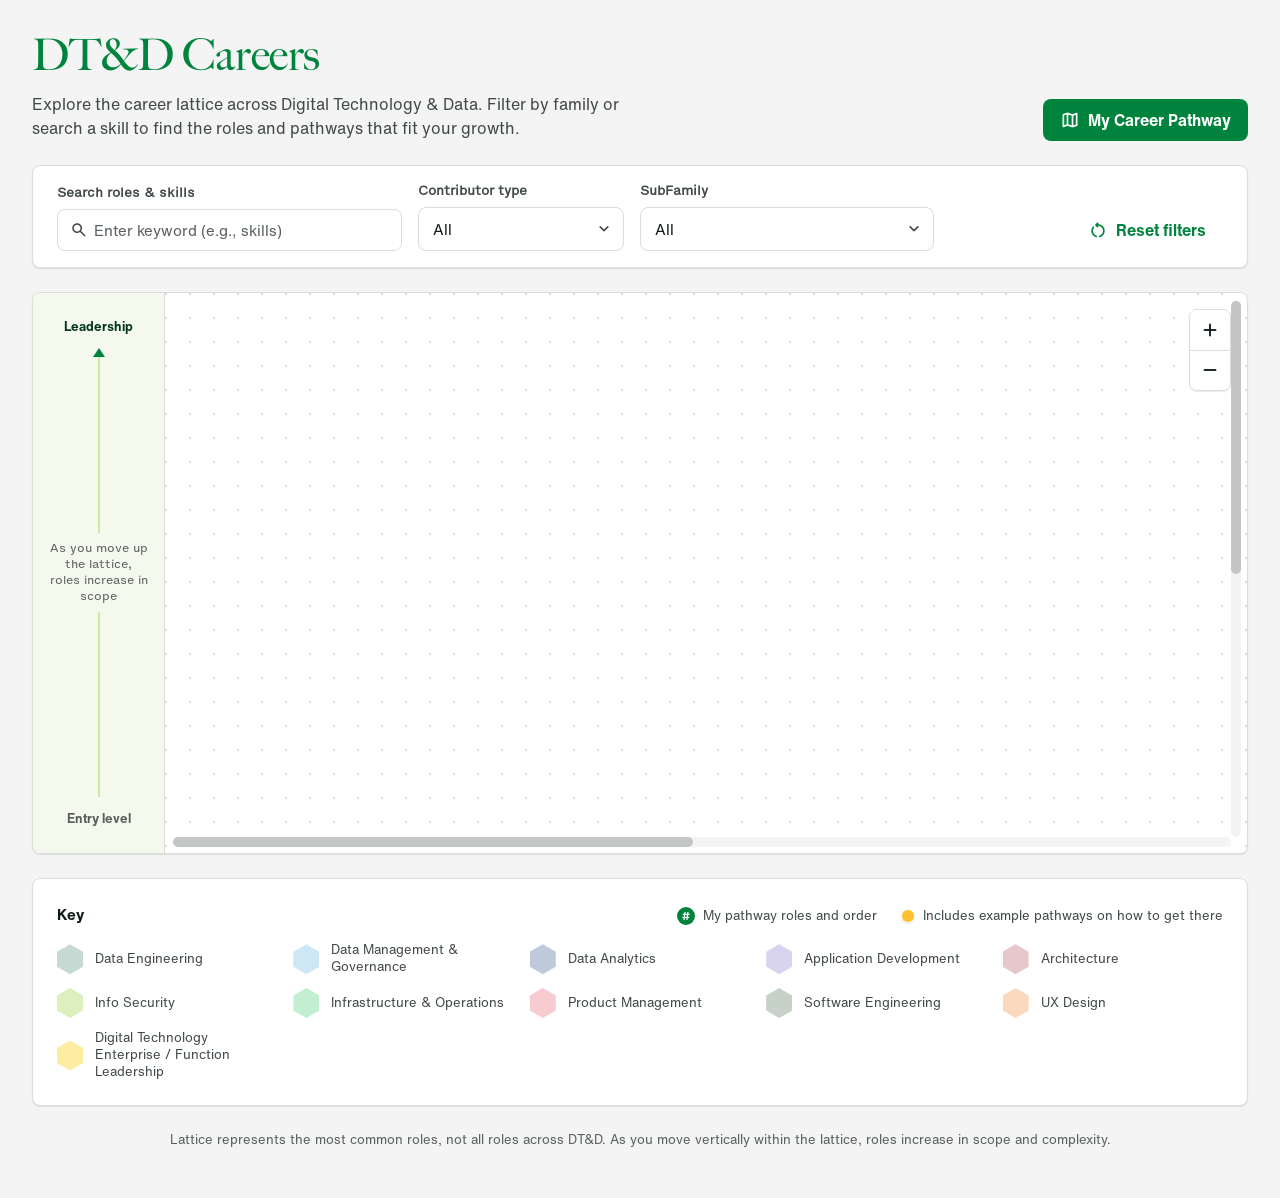
<file: sample-dtd-careers.html>
<!doctype html>
<html lang="en">
<head>
  <meta charset="utf-8" />
  <meta name="viewport" content="width=device-width, initial-scale=1" />
  <title>DT&amp;D Careers · Digital Technology &amp; Data</title>
  <link rel="preconnect" href="https://fonts.googleapis.com" />
  <link rel="preconnect" href="https://fonts.gstatic.com" crossorigin />
  <link rel="preload" href="Cargill%20Fonts/HelveticaNowForCargill.woff2" as="font" type="font/woff2" crossorigin />
  <link rel="preload" href="Cargill%20Fonts/BigCaslonForCargill.otf" as="font" type="font/otf" crossorigin />
  <link rel="stylesheet" href="https://fonts.googleapis.com/css2?family=Material+Symbols+Rounded:opsz,wght,FILL,GRAD@20..48,400..700,0..1,-25..0&display=block" />
  <link rel="stylesheet" href="https://fonts.googleapis.com/css2?family=EB+Garamond:ital@0;1&display=swap" />
  <link rel="stylesheet" href="styles.css" />
  <style>
    /* Page chrome — composed entirely from Sprout tokens (no new colors, fonts, or radii) */
    body { background: var(--bg); }

    /* ---------- App bar ---------- */
    .appbar {
      position: sticky; top: 0; z-index: 30;
      background: rgba(255,255,255,0.92); backdrop-filter: saturate(140%) blur(10px);
      border-bottom: 1px solid var(--border);
    }
    .appbar-inner {
      max-width: 1400px; margin: 0 auto; padding: 0 var(--space-6);
      height: 64px; display: flex; align-items: center; gap: var(--space-5);
    }
    .appbar-brand { display: inline-flex; align-items: center; gap: var(--space-4); }
    .appbar-brand img { height: 24px; width: auto; display: block; }
    .appbar-divider { width: 1px; height: 28px; background: var(--border); }
    .appbar-mark {
      display: inline-flex; align-items: center; gap: var(--space-3);
      text-decoration: none;
    }
    .appbar-mark-badge {
      font-family: var(--font-sans); font-weight: 700; font-size: 13px; letter-spacing: 0.02em;
      color: #fff; background: var(--brand); border-radius: var(--radius-sm);
      padding: 4px 7px; line-height: 1;
    }
    .appbar-mark-title {
      font-family: var(--font-display); font-size: 19px; line-height: 1; color: var(--brand);
      letter-spacing: -0.005em; white-space: nowrap;
    }
    .appbar-nav { display: flex; gap: 2px; margin-left: var(--space-4); }
    .appbar-link {
      font-family: var(--font-sans); font-size: 14px; color: var(--text-soft);
      text-decoration: none; padding: 7px var(--space-3); border-radius: var(--corner-radius-base);
      display: inline-flex; align-items: center; gap: 4px; white-space: nowrap;
      transition: background-color 120ms ease, color 120ms ease;
    }
    .appbar-link:hover { background: var(--neutral-50); color: var(--text); }
    .appbar-link .material-symbols-rounded { font-size: 16px; }
    .appbar-link--active { color: var(--brand-deep); font-weight: 700; background: var(--soft-green-50); }
    .appbar-actions { margin-left: auto; display: flex; align-items: center; gap: var(--space-2); }
    @media (max-width: 1180px) { .appbar-nav { display: none; } }

    /* ---------- Page ---------- */
    .page { max-width: 1400px; margin: 0 auto; padding: var(--space-5) var(--space-6) var(--space-7); }

    .page-head {
      display: flex; align-items: flex-end; justify-content: space-between;
      gap: var(--space-5); margin: var(--space-3) 0 var(--space-5); flex-wrap: wrap;
    }
    .page-title { font-family: var(--font-display); font-size: clamp(32px, 3.4vw, 44px); line-height: 1; color: var(--brand); letter-spacing: -0.01em; }
    .page-sub { font-family: var(--font-sans); font-size: 16px; color: var(--text-soft); margin-top: var(--space-3); max-width: 60ch; }

    /* ---------- Filter toolbar ---------- */
    .toolbar {
      display: flex; align-items: flex-end; gap: var(--space-4); flex-wrap: wrap;
      padding: var(--space-4) var(--space-5);
      background: var(--surface); border: 1px solid var(--border);
      border-radius: var(--corner-radius-base); box-shadow: var(--shadow-sm);
      margin-bottom: var(--space-5);
    }
    .toolbar-field { display: flex; flex-direction: column; gap: 6px; }
    .toolbar-field-label {
      font-family: var(--font-micro); font-size: 12px; font-weight: 700; color: var(--text-soft);
    }
    .toolbar .search-input { min-width: 280px; min-height: 42px; }
    .toolbar-grow { flex: 1 1 240px; }
    .toolbar-spacer { flex: 1 1 auto; }
    .toolbar-actions { display: flex; align-items: flex-end; gap: var(--space-3); }

    /* Select — composed from Sprout tokens to mirror .search-input.
       Named .tb-select to avoid colliding with the design system's own .select component. */
    .tb-select {
      position: relative; display: inline-flex; align-items: center;
    }
    .tb-select select {
      appearance: none; -webkit-appearance: none;
      font-family: var(--font-sans); font-size: 15px; color: var(--text);
      background: var(--surface); border: 1px solid var(--neutral-300);
      border-radius: var(--corner-radius-base);
      padding: 10px 38px 10px 14px; min-height: 42px; min-width: 150px; cursor: pointer;
      transition: border-color 120ms ease, box-shadow 120ms ease;
    }
    .tb-select select:focus { outline: none; border-color: var(--brand); box-shadow: 0 0 0 3px var(--soft-green-200); }
    .tb-select .material-symbols-rounded {
      position: absolute; right: 10px; pointer-events: none; color: var(--text-soft); font-size: 20px;
    }
    /* The design system's .search-clear sets display:inline-flex, which overrides the
       [hidden] attribute — restore hidden so the clear button only shows when typing */
    .search-clear[hidden] { display: none; }

    /* ---------- Lattice canvas ---------- */
    .lattice-card {
      background: var(--surface); border: 1px solid var(--border);
      border-radius: var(--corner-radius-base); box-shadow: var(--shadow-sm);
      overflow: hidden;
    }
    .lattice-stage {
      position: relative;
      display: grid; grid-template-columns: 132px 1fr;
      height: 560px;
    }

    /* Vertical scope axis */
    .scope-axis {
      position: relative; padding: var(--space-5) 0;
      border-right: 1px solid var(--border); background: var(--soft-green-50);
      display: flex; flex-direction: column; align-items: center; justify-content: space-between;
    }
    .scope-cap {
      font-family: var(--font-sans); font-weight: 700; font-size: 13px; color: var(--brand-deep);
      text-align: center; padding: 0 var(--space-3);
    }
    .scope-cap--muted { color: var(--text-muted); font-weight: 700; }
    .scope-arrow {
      flex: 1; width: 2px; background: var(--soft-green-300);
      margin: var(--space-3) 0; position: relative; min-height: 200px;
    }
    .scope-arrow::before {
      content: ''; position: absolute; top: -1px; left: 50%; transform: translateX(-50%);
      border-left: 6px solid transparent; border-right: 6px solid transparent;
      border-bottom: 9px solid var(--brand);
    }
    .scope-note {
      font-family: var(--font-micro); font-size: 11px; color: var(--text-muted);
      text-align: center; padding: 0 var(--space-3); line-height: 1.45;
      position: absolute; top: 50%; left: 50%; transform: translate(-50%, -50%);
      width: 108px; background: var(--soft-green-50); padding: var(--space-2) var(--space-1);
    }

    /* Lattice viewport — scroll area + custom Sprout scrollbars */
    .lattice-viewport { position: relative; height: 560px; }
    .lattice-view {
      position: absolute; inset: 0; overflow: auto;
      /* hide native bars — custom ones below stand in across platforms */
      scrollbar-width: none;
    }
    .lattice-view::-webkit-scrollbar { width: 0; height: 0; display: none; }

    /* Custom Sprout scrollbars */
    .lv-bar {
      position: absolute; z-index: 6;
      background: var(--neutral-100); border-radius: var(--radius-pill);
      opacity: 1; transition: opacity 180ms ease;
    }
    .lv-bar--y { top: 8px; bottom: 16px; right: 6px; width: 10px; }
    .lv-bar--x { left: 8px; right: 16px; bottom: 6px; height: 10px; }
    .lv-thumb {
      position: absolute; background: var(--neutral-350);
      border-radius: var(--radius-pill); cursor: grab;
      transition: background-color 120ms ease;
    }
    .lv-thumb:hover, .lv-thumb.is-drag { background: var(--brand); }
    .lv-thumb.is-drag { cursor: grabbing; }
    .lv-bar--y .lv-thumb { left: 0; width: 100%; }
    .lv-bar--x .lv-thumb { top: 0; height: 100%; }
    .lattice-zoom {
      position: absolute; top: var(--space-4); right: var(--space-4); z-index: 5;
      display: flex; flex-direction: column; gap: 0;
      border: 1px solid var(--border); border-radius: var(--corner-radius-base);
      background: var(--surface); box-shadow: var(--shadow-sm); overflow: hidden;
    }
    .lattice-zoom button {
      width: 40px; height: 40px; border: none; background: var(--surface); cursor: pointer;
      color: var(--text); display: inline-flex; align-items: center; justify-content: center;
      transition: background-color 120ms ease;
    }
    .lattice-zoom button:hover { background: var(--soft-green-50); color: var(--brand-deep); }
    .lattice-zoom button + button { border-top: 1px solid var(--border); }
    .lattice-zoom .material-symbols-rounded { font-size: 22px; }

    .honeycomb-scaler { transform-origin: top left; transition: transform 160ms ease; }
    /* Large canvas — placeholder for the lattice image; shows only the light grid */
    .lattice-canvas {
      width: 2200px; height: 1100px;
      background:
        radial-gradient(circle at 1px 1px, var(--neutral-300) 1px, transparent 0) 0 0 / 24px 24px,
        var(--surface);
    }

    /* ---------- Legend ---------- */
    .legend {
      margin-top: var(--space-5); padding: var(--space-5);
      background: var(--surface); border: 1px solid var(--border);
      border-radius: var(--corner-radius-base); box-shadow: var(--shadow-sm);
    }
    .legend-head {
      display: flex; align-items: baseline; justify-content: space-between; gap: var(--space-4);
      flex-wrap: wrap; margin-bottom: var(--space-4);
    }
    .legend-title { font-family: var(--font-sans); font-weight: 700; font-size: 15px; color: var(--text); }
    .legend-grid {
      display: grid; grid-template-columns: repeat(auto-fill, minmax(220px, 1fr));
      gap: var(--space-3) var(--space-4);
    }
    .legend-item { display: flex; align-items: center; gap: var(--space-3); }
    .legend-swatch {
      width: 26px; height: 30px; flex-shrink: 0;
      clip-path: polygon(50% 0, 100% 25%, 100% 75%, 50% 100%, 0 75%, 0 25%);
    }
    .legend-label { font-family: var(--font-sans); font-size: 13px; color: var(--text-soft); line-height: 1.3; }
    .legend-markers { display: flex; gap: var(--space-5); flex-wrap: wrap; }
    .legend-marker { display: flex; align-items: center; gap: var(--space-2); font-family: var(--font-sans); font-size: 13px; color: var(--text-soft); }
    .legend-marker-num {
      width: 18px; height: 18px; border-radius: 50%; background: var(--green-600); color: #fff;
      font-size: 11px; font-weight: 700; display: inline-flex; align-items: center; justify-content: center;
    }
    .legend-marker-star {
      width: 14px; height: 14px; border-radius: 50%; background: var(--yellow-400); border: 1.5px solid #fff;
      box-shadow: var(--shadow-sm);
    }

    .lattice-caption {
      font-family: var(--font-sans); font-size: 13px; color: var(--text-muted);
      text-align: center; margin-top: var(--space-5); padding: 0 var(--space-5);
    }

    @media (max-width: 720px) {
      .scope-axis { display: none; }
      .lattice-stage { grid-template-columns: 1fr; }
      .toolbar .search-input { min-width: 100%; }
    }
  </style>
</head>
<body>
  <a class="skip-link" href="#main-content">Skip to content</a>

  <!-- Cargill logo symbol -->
  <svg width="0" height="0" style="position:absolute;overflow:hidden" aria-hidden="true" focusable="false">
    <symbol id="cargill-logo" viewBox="0 0 432 202">
      <g fill="currentColor">
        <path d="M423.825 174.37C422.325 174.37 420.925 173.97 419.725 173.27C418.425 172.57 417.525 171.57 416.725 170.37C416.025 169.17 415.625 167.87 415.625 166.37C415.625 164.87 416.025 163.57 416.725 162.37C417.425 161.17 418.425 160.17 419.725 159.47C421.025 158.77 422.325 158.37 423.825 158.37C425.325 158.37 426.725 158.77 427.925 159.47C429.125 160.17 430.125 161.17 430.925 162.37C431.625 163.57 432.025 164.87 432.025 166.37C432.025 167.87 431.625 169.17 430.925 170.37C430.225 171.57 429.225 172.57 427.925 173.27C426.625 173.97 425.325 174.37 423.825 174.37ZM423.825 173.07C425.125 173.07 426.225 172.77 427.325 172.17C428.325 171.57 429.225 170.77 429.825 169.77C430.425 168.77 430.725 167.57 430.725 166.37C430.725 165.17 430.425 163.97 429.825 162.97C429.225 161.97 428.425 161.17 427.325 160.57C426.225 159.97 425.125 159.67 423.825 159.67C422.525 159.67 421.425 159.97 420.325 160.57C419.225 161.17 418.425 161.97 417.825 162.97C417.225 163.97 416.925 165.17 416.925 166.37C416.925 167.57 417.225 168.77 417.825 169.77C418.425 170.77 419.225 171.57 420.325 172.17C421.425 172.77 422.625 173.07 423.825 173.07ZM420.725 170.67V161.97H424.325C424.925 161.97 425.425 162.07 425.925 162.27C426.325 162.47 426.725 162.77 426.925 163.07C427.125 163.47 427.325 163.87 427.325 164.37C427.325 164.77 427.225 165.17 427.125 165.47C426.925 165.77 426.725 166.07 426.425 166.27C426.125 166.47 425.625 166.57 425.125 166.67V166.27C425.625 166.27 425.925 166.37 426.225 166.57C426.525 166.67 426.725 166.87 426.925 167.17C427.025 167.47 427.125 167.77 427.225 168.17L427.325 169.57C427.325 169.87 427.425 170.07 427.425 170.27C427.525 170.47 427.625 170.67 427.725 170.77H426.525C426.425 170.67 426.325 170.47 426.325 170.27C426.225 170.07 426.225 169.87 426.225 169.57L426.125 168.47C426.125 168.07 426.025 167.87 425.925 167.67C425.825 167.47 425.725 167.37 425.425 167.27C425.225 167.17 424.925 167.17 424.625 167.17H421.225V165.97H424.525C424.925 165.97 425.225 165.87 425.425 165.77C425.725 165.67 425.825 165.47 426.025 165.27C426.225 165.07 426.225 164.77 426.225 164.47C426.225 164.17 426.125 163.87 426.025 163.67C425.925 163.47 425.725 163.27 425.425 163.17C425.125 163.07 424.825 162.97 424.425 162.97H421.425L421.925 162.47V170.67H420.725Z"/>
        <path d="M432.025 55.4702C431.125 59.6702 408.725 167.97 408.125 170.77C405.625 170.77 385.625 170.77 381.925 170.77C382.725 166.57 405.225 58.2702 405.725 55.4702C408.325 55.4702 428.325 55.4702 432.025 55.4702Z"/>
        <path d="M390.025 55.4702C389.125 59.6702 366.725 167.97 366.125 170.77C363.625 170.77 343.625 170.77 339.925 170.77C340.725 166.57 363.225 58.2702 363.725 55.4702C366.325 55.4702 386.325 55.4702 390.025 55.4702Z"/>
        <path d="M341.925 84.2702C341.025 88.4702 324.625 167.97 324.025 170.67C321.525 170.67 301.525 170.67 297.825 170.67C298.725 166.47 315.125 86.9702 315.725 84.2702C318.225 84.2702 338.225 84.2702 341.925 84.2702Z"/>
        <path d="M248.525 126.37C245.925 139.17 246.025 144.07 248.525 147.27C249.825 148.87 251.725 149.67 254.425 149.67C261.825 149.67 265.425 145.17 269.125 127.17C271.825 114.27 272.125 106.07 269.525 102.87C268.325 101.37 266.425 100.57 263.925 100.57C256.325 100.57 252.225 108.27 248.525 126.37ZM224.525 162.97C219.225 156.47 218.225 146.37 221.825 128.27C229.725 88.8702 244.725 81.9702 257.725 81.9702C263.925 81.9702 273.225 84.2702 274.325 95.1702L274.425 96.8702H276.225C276.225 96.8702 278.325 86.6702 278.825 84.3702C281.225 84.3702 299.425 84.3702 303.025 84.3702C302.125 88.5702 285.025 170.77 285.025 170.77C280.725 191.47 267.525 201.67 243.225 201.67C220.625 201.67 217.325 188.37 216.825 184.27C216.625 182.67 217.125 178.07 217.125 178.07C219.725 178.07 237.425 178.07 240.725 178.07C240.725 180.17 240.825 183.27 241.525 184.17C242.525 185.37 243.325 186.77 247.025 186.77C251.925 186.77 256.725 185.37 259.025 174.07L263.025 154.67H261.125L260.525 155.57C255.725 163.97 246.725 168.17 237.225 168.17C231.625 168.27 227.325 166.47 224.525 162.97Z"/>
        <path d="M224.725 81.8702C216.125 81.8702 205.925 87.8702 200.925 97.5702L200.425 98.5702H198.525C198.525 98.5702 200.825 87.4702 201.525 84.2702C201.025 84.2702 200.225 84.2702 199.225 84.2702C196.325 84.2702 177.925 84.2702 174.325 84.2702C174.425 85.3702 174.625 86.4702 174.625 87.7702C174.625 90.5702 174.225 93.7702 173.525 97.5702C168.725 121.07 159.025 167.57 158.425 170.77C162.125 170.77 182.125 170.77 184.625 170.77C186.225 162.67 194.425 123.07 194.425 123.07C196.925 111.17 203.825 105.67 216.325 105.67C218.525 105.67 220.425 105.77 222.225 106.07C222.825 103.27 226.525 85.5702 227.225 82.0702C226.025 81.8702 224.725 81.8702 224.725 81.8702Z"/>
        <path d="M131.725 127.17C131.725 127.17 131.225 127.57 130.325 127.97C128.725 128.57 125.225 129.17 123.125 129.67C121.425 130.07 119.525 130.57 117.525 131.47C112.025 133.77 109.325 137.57 107.825 144.47C107.025 148.47 107.525 151.87 109.325 154.07C110.625 155.67 112.625 156.57 115.025 156.57C124.725 156.57 127.725 147.27 129.225 140.27L131.725 127.17ZM132.025 81.8702C145.325 81.8702 153.425 84.1702 157.425 89.1702C159.625 91.8702 160.725 95.4702 160.825 100.07C160.825 102.67 160.525 105.47 159.825 108.57L150.725 152.57C149.525 158.67 148.725 163.27 148.725 167.17C148.725 168.37 148.825 169.57 149.025 170.57C145.325 170.57 126.925 170.57 124.125 170.57C124.125 170.27 124.125 170.07 124.125 169.77C124.125 167.97 124.225 165.97 124.425 163.97L124.725 160.37H123.325L122.825 161.17C118.325 168.37 108.125 172.87 99.4255 172.87C92.2255 172.87 87.0255 171.07 84.0255 167.37C80.8255 163.37 80.0255 157.07 81.7255 148.67C85.1255 132.27 92.6255 125.27 111.325 121.07L123.725 118.27C131.125 116.67 134.625 113.37 136.025 107.07C136.725 103.57 136.325 100.87 134.825 99.0702C133.425 97.3702 131.225 96.5702 128.225 96.5702C121.525 96.5702 118.025 99.9702 115.825 108.57C113.525 108.57 97.2255 108.57 93.6255 108.57C99.5255 85.4702 120.125 81.8702 132.025 81.8702Z"/>
        <path d="M5.12538 166.17C-1.37462 158.17 -1.67462 143.37 4.12538 115.17C13.5254 70.0702 26.9254 54.8702 57.5254 54.8702C69.7254 54.8702 78.3254 57.7702 83.0254 63.5702C86.0254 67.2702 87.6254 72.3702 87.6254 78.7702C87.6254 82.2702 87.2254 86.0702 86.3254 90.2702C86.3254 90.2702 85.5254 94.0702 85.0254 96.2702C82.5254 96.2702 59.2254 96.2702 59.2254 96.2702C59.2254 96.2702 61.1254 83.9702 61.1254 81.2702C61.1254 78.1702 61.0254 76.5702 59.8254 75.0702C58.6254 73.4702 56.8254 72.1702 54.0254 72.1702C42.6254 72.1702 38.8254 83.0702 32.3254 114.47C27.3254 138.87 25.4254 149.97 29.3254 154.77C30.8254 156.57 33.0254 157.47 36.1254 157.47C45.1254 157.47 48.6254 149.77 53.2254 128.37C55.6254 128.37 75.5254 128.37 79.2254 128.37C78.7254 130.87 77.8254 134.97 77.8254 134.97C72.4254 161.37 56.8254 174.77 31.8254 174.77C18.4254 174.67 9.92538 171.97 5.12538 166.17Z"/>
      </g>
      <path style="fill: var(--leaf-fill, #00843D)" d="M344.125 74.0702C344.125 74.0702 326.725 75.4702 314.625 73.7702C286.825 69.9702 261.025 50.7702 249.625 44.3702C224.825 30.5702 214.725 29.6702 201.925 33.3702C180.825 39.0702 168.525 56.3702 156.625 76.5702C154.325 75.4702 151.925 74.5702 149.425 73.9702C156.225 59.5702 182.125 13.0702 235.425 2.07022C288.925 -9.12978 346.225 26.5702 344.125 74.0702Z"/>
    </symbol>
  </svg>

  <main id="main-content" tabindex="-1" class="page">

    <div class="page-head">
      <div>
        <h1 class="page-title">DT&amp;D Careers</h1>
        <p class="page-sub">Explore the career lattice across Digital Technology &amp; Data. Filter by family or search a skill to find the roles and pathways that fit your growth.</p>
      </div>
      <div class="btn-row">
        <button class="btn btn-primary"><span class="material-symbols-rounded">map</span>My Career Pathway</button>
      </div>
    </div>

    <!-- ---------- Filter toolbar ---------- -->
    <div class="toolbar" role="search">
      <div class="toolbar-field toolbar-grow">
        <label class="toolbar-field-label" for="kw">Search roles &amp; skills</label>
        <div class="search-input">
          <span class="search-input-icon"><span class="material-symbols-rounded">search</span></span>
          <input id="kw" type="text" placeholder="Enter keyword (e.g., skills)" />
          <button class="search-clear" type="button" aria-label="Clear search" hidden><span class="material-symbols-rounded">close</span></button>
        </div>
      </div>

      <div class="toolbar-field">
        <label class="toolbar-field-label" for="contrib">Contributor type</label>
        <span class="tb-select">
          <select id="contrib">
            <option>All</option>
            <option>Individual contributor</option>
            <option>People leader</option>
          </select>
          <span class="material-symbols-rounded">expand_more</span>
        </span>
      </div>

      <div class="toolbar-field">
        <label class="toolbar-field-label" for="subfam">SubFamily</label>
        <span class="tb-select">
          <select id="subfam">
            <option>All</option>
            <option>Data Engineering</option>
            <option>Data Management &amp; Governance</option>
            <option>Data Analytics</option>
            <option>Application Development</option>
            <option>Architecture</option>
            <option>Info Security</option>
            <option>Infrastructure &amp; Operations</option>
            <option>Product Management</option>
            <option>Software Engineering</option>
            <option>UX Design</option>
          </select>
          <span class="material-symbols-rounded">expand_more</span>
        </span>
      </div>

      <div class="toolbar-spacer" aria-hidden="true"></div>

      <div class="toolbar-actions">
        <button class="btn btn-ghost" id="reset"><span class="material-symbols-rounded">restart_alt</span>Reset filters</button>
      </div>
    </div>

    <!-- ---------- Lattice ---------- -->
    <section class="lattice-card" aria-labelledby="lattice-heading">
      <h2 id="lattice-heading" class="sr-only">DT&amp;D career lattice</h2>
      <div class="lattice-stage">
        <div class="scope-axis" aria-hidden="true">
          <span class="scope-cap">Leadership</span>
          <div class="scope-arrow"></div>
          <span class="scope-note">As you move up the lattice, roles increase in scope</span>
          <span class="scope-cap scope-cap--muted">Entry level</span>
        </div>

        <div class="lattice-viewport">
          <div class="lattice-zoom" role="group" aria-label="Zoom controls">
            <button type="button" id="zoom-in" aria-label="Zoom in"><span class="material-symbols-rounded">add</span></button>
            <button type="button" id="zoom-out" aria-label="Zoom out"><span class="material-symbols-rounded">remove</span></button>
          </div>
          <div class="lattice-view" id="lview">
            <div class="honeycomb-scaler" id="scaler">
              <div class="lattice-canvas" id="canvas" aria-hidden="true"></div>
            </div>
          </div>
          <div class="lv-bar lv-bar--y" id="vbar"><span class="lv-thumb" id="vthumb"></span></div>
          <div class="lv-bar lv-bar--x" id="hbar"><span class="lv-thumb" id="hthumb"></span></div>
        </div>
      </div>
    </section>

    <!-- ---------- Legend ---------- -->
    <div class="legend">
      <div class="legend-head">
        <h2 class="legend-title">Key</h2>
        <div class="legend-markers">
          <span class="legend-marker"><span class="legend-marker-num">#</span> My pathway roles and order</span>
          <span class="legend-marker"><span class="legend-marker-star"></span> Includes example pathways on how to get there</span>
        </div>
      </div>
      <div class="legend-grid" id="legend-grid"></div>
    </div>

    <p class="lattice-caption">Lattice represents the most common roles, not all roles across DT&amp;D. As you move vertically within the lattice, roles increase in scope and complexity.</p>

  </main>

  <script>
    // ---------- Category palette (derived from Sprout tokens, harmonized to the brand) ----------
    const CATS = [
      { key: 'data-eng',     name: 'Data Engineering',                     fill: '#C6DAD3', ink: '#2E4A43', icon: 'database' },
      { key: 'data-mgmt',    name: 'Data Management & Governance',         fill: '#CDE7F5', ink: '#15425C', icon: 'inventory_2' },
      { key: 'data-analytics', name: 'Data Analytics',                     fill: '#BFC9D9', ink: '#2A3950', icon: 'insights' },
      { key: 'app-dev',      name: 'Application Development',              fill: '#D8D3EE', ink: '#3A3270', icon: 'code' },
      { key: 'architecture', name: 'Architecture',                         fill: '#E6C7CC', ink: '#7A2F39', icon: 'architecture' },
      { key: 'info-sec',     name: 'Info Security',                        fill: '#DCEFBE', ink: '#3E5417', icon: 'shield' },
      { key: 'infra-ops',    name: 'Infrastructure & Operations',          fill: '#C2EFD2', ink: '#01632D', icon: 'dns' },
      { key: 'product',      name: 'Product Management',                   fill: '#F7CBD0', ink: '#9E2A2F', icon: 'lightbulb' },
      { key: 'software-eng', name: 'Software Engineering',                 fill: '#C6D2C8', ink: '#33493B', icon: 'terminal' },
      { key: 'ux',           name: 'UX Design',                            fill: '#FBD9BE', ink: '#8A4A1B', icon: 'design_services' },
      { key: 'leadership',   name: 'Digital Technology Enterprise / Function Leadership', fill: '#FEEDA0', ink: '#7A3F00', icon: 'star' },
    ];
    // ---------- Legend ----------
    function buildLegend() {
      const grid = document.getElementById('legend-grid');
      CATS.forEach(c => {
        const item = document.createElement('div');
        item.className = 'legend-item';
        item.innerHTML =
          '<span class="legend-swatch" style="background:' + c.fill + ';"></span>' +
          '<span class="legend-label">' + c.name + '</span>';
        grid.appendChild(item);
      });
    }

    // ---------- Canvas + zoom ----------
    const BASE_W = 2200, BASE_H = 1100, CELL = 24;
    const lview = document.getElementById('lview');
    const canvas = document.getElementById('canvas');
    let zoom = 1;
    function applyZoom() {
      canvas.style.width = (BASE_W * zoom) + 'px';
      canvas.style.height = (BASE_H * zoom) + 'px';
      canvas.style.backgroundSize = (CELL * zoom) + 'px ' + (CELL * zoom) + 'px, auto';
      syncBars();
    }
    document.getElementById('zoom-in').addEventListener('click', () => { zoom = Math.min(2, zoom + 0.2); applyZoom(); });
    document.getElementById('zoom-out').addEventListener('click', () => { zoom = Math.max(0.6, zoom - 0.2); applyZoom(); });

    // ---------- Custom Sprout scrollbars ----------
    const vbar = document.getElementById('vbar'), vthumb = document.getElementById('vthumb');
    const hbar = document.getElementById('hbar'), hthumb = document.getElementById('hthumb');

    function syncBars() {
      const ch = lview.clientHeight, sh = lview.scrollHeight, trackH = vbar.clientHeight;
      if (sh <= ch + 1) { vbar.style.display = 'none'; }
      else {
        vbar.style.display = '';
        const th = Math.max(32, trackH * ch / sh);
        vthumb.style.height = th + 'px';
        vthumb.style.top = ((trackH - th) * (lview.scrollTop / (sh - ch))) + 'px';
      }
      const cw = lview.clientWidth, sw = lview.scrollWidth, trackW = hbar.clientWidth;
      if (sw <= cw + 1) { hbar.style.display = 'none'; }
      else {
        hbar.style.display = '';
        const tw = Math.max(32, trackW * cw / sw);
        hthumb.style.width = tw + 'px';
        hthumb.style.left = ((trackW - tw) * (lview.scrollLeft / (sw - cw))) + 'px';
      }
    }
    lview.addEventListener('scroll', syncBars);
    window.addEventListener('resize', syncBars);

    function makeDraggable(thumb, bar, axis) {
      thumb.addEventListener('pointerdown', e => {
        e.preventDefault();
        thumb.setPointerCapture(e.pointerId);
        thumb.classList.add('is-drag');
        const start = axis === 'y' ? e.clientY : e.clientX;
        const startScroll = axis === 'y' ? lview.scrollTop : lview.scrollLeft;
        const track = axis === 'y' ? bar.clientHeight : bar.clientWidth;
        const thumbSize = axis === 'y' ? thumb.offsetHeight : thumb.offsetWidth;
        const range = axis === 'y' ? (lview.scrollHeight - lview.clientHeight) : (lview.scrollWidth - lview.clientWidth);
        const move = ev => {
          const delta = (axis === 'y' ? ev.clientY : ev.clientX) - start;
          const ns = startScroll + (delta / (track - thumbSize)) * range;
          if (axis === 'y') lview.scrollTop = ns; else lview.scrollLeft = ns;
        };
        const up = () => {
          thumb.classList.remove('is-drag');
          document.removeEventListener('pointermove', move);
          document.removeEventListener('pointerup', up);
        };
        document.addEventListener('pointermove', move);
        document.addEventListener('pointerup', up);
      });
    }
    makeDraggable(vthumb, vbar, 'y');
    makeDraggable(hthumb, hbar, 'x');

    // ---------- Search field behaviour ----------
    const subfam = document.getElementById('subfam');
    const kw = document.getElementById('kw');
    const clearBtn = document.querySelector('.search-clear');

    kw.addEventListener('input', () => { clearBtn.hidden = kw.value.length === 0; });
    clearBtn.addEventListener('click', () => { kw.value = ''; clearBtn.hidden = true; kw.focus(); });

    document.getElementById('reset').addEventListener('click', () => {
      kw.value = ''; clearBtn.hidden = true;
      document.getElementById('contrib').value = 'All';
      subfam.value = 'All';
    });

    buildLegend();
    syncBars();
  </script>
</body>
</html>
</file>
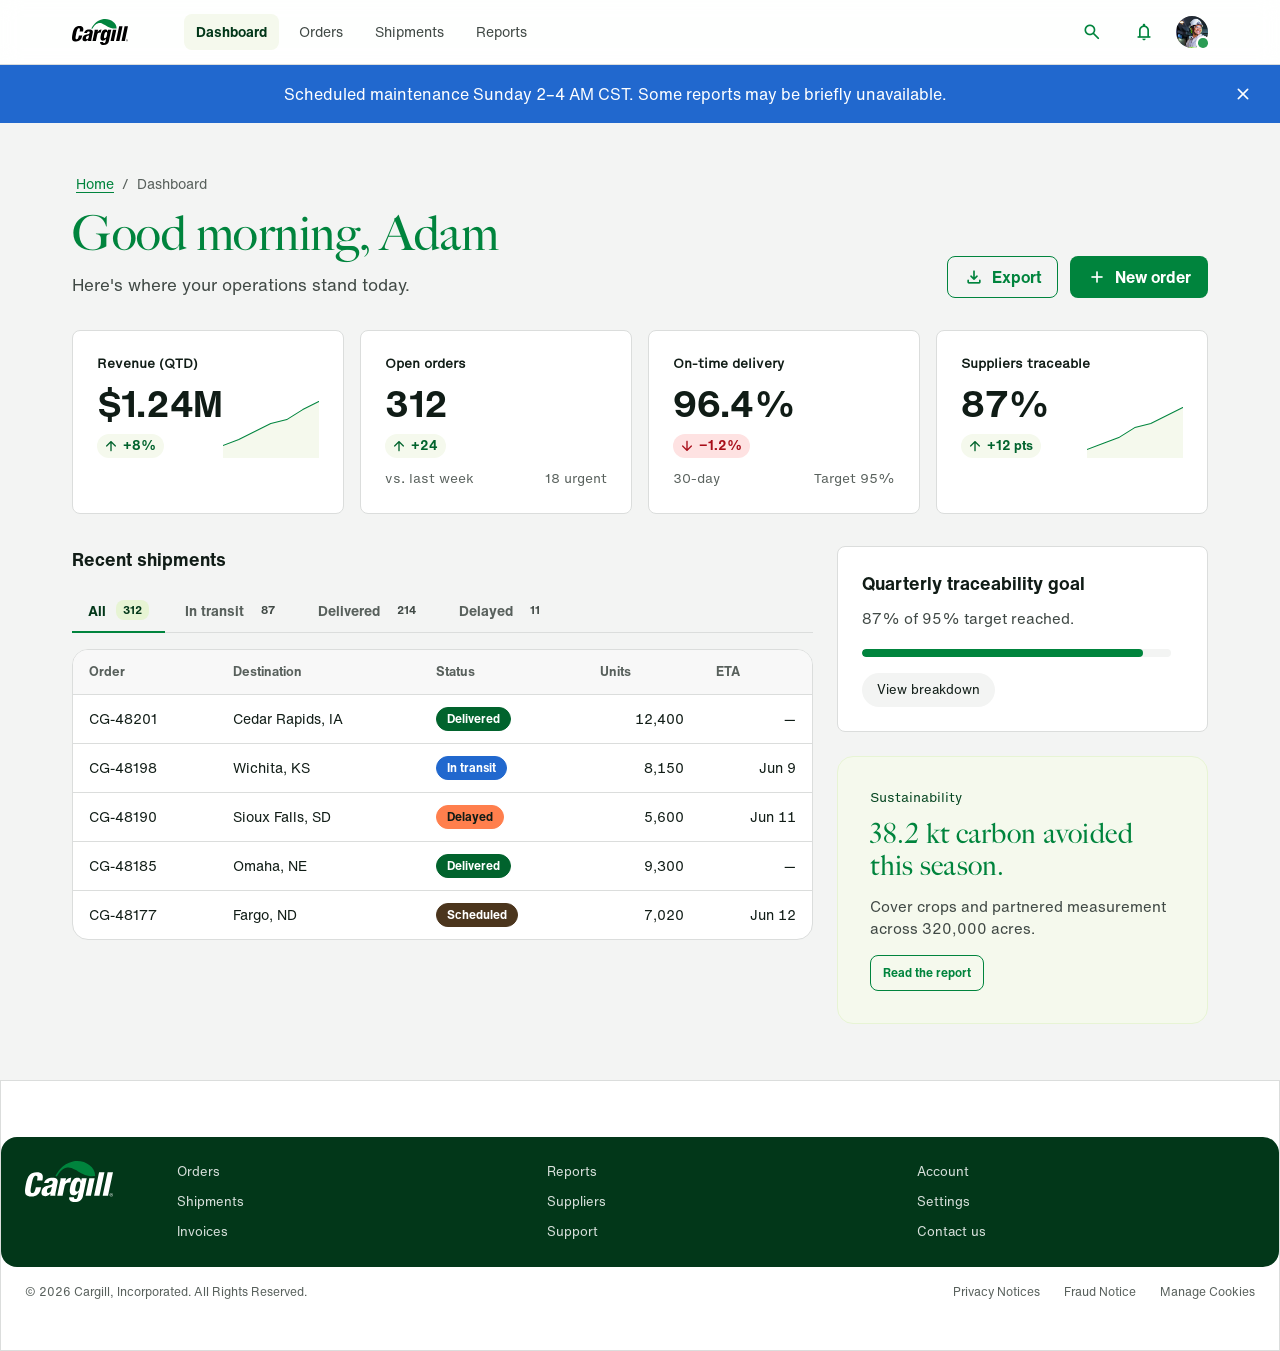
<file: sample-mycargill.html>
<!doctype html>
<html lang="en">
<head>
  <meta charset="utf-8" />
  <meta name="viewport" content="width=device-width, initial-scale=1" />
  <title>myCargill · Dashboard</title>
  <link rel="preconnect" href="https://fonts.googleapis.com" />
  <link rel="preconnect" href="https://fonts.gstatic.com" crossorigin />
  <link rel="preload" href="Cargill%20Fonts/HelveticaNowForCargill.woff2" as="font" type="font/woff2" crossorigin />
  <link rel="preload" href="Cargill%20Fonts/BigCaslonForCargill.otf" as="font" type="font/otf" crossorigin />
  <link rel="stylesheet" href="https://fonts.googleapis.com/css2?family=Material+Symbols+Rounded:opsz,wght,FILL,GRAD@20..48,400..700,0..1,-25..0&display=block" />
  <link rel="stylesheet" href="https://fonts.googleapis.com/css2?family=EB+Garamond:ital@0;1&display=swap" />
  <link rel="stylesheet" href="styles.css" />
  <style>
    /* Page chrome — composed from Sprout tokens (no new colors/fonts/radii) */
    body { background: var(--bg); }
    .appbar {
      position: sticky; top: 0; z-index: 20;
      background: rgba(255,255,255,0.92); backdrop-filter: saturate(140%) blur(10px);
      border-bottom: 1px solid var(--border);
    }
    .appbar-inner {
      max-width: 1200px; margin: 0 auto; padding: 0 var(--space-6);
      height: 64px; display: flex; align-items: center; gap: var(--space-6);
    }
    .appbar-brand { display: inline-flex; align-items: center; }
    .appbar-brand img { height: 26px; width: auto; display: block; }
    .appbar-nav { display: flex; gap: var(--space-2); margin-left: var(--space-5); }
    .appbar-link {
      font-family: var(--font-sans); font-size: 14px; color: var(--text-soft);
      text-decoration: none; padding: 7px var(--space-3); border-radius: var(--corner-radius-base);
      transition: background-color 120ms ease, color 120ms ease;
    }
    .appbar-link:hover { background: var(--neutral-50); color: var(--text); }
    .appbar-link--active { color: var(--brand-deep); font-weight: 700; background: var(--soft-green-50); }
    .appbar-actions { margin-left: auto; display: flex; align-items: center; gap: var(--space-3); }
    .page { max-width: 1200px; margin: 0 auto; padding: var(--space-7) var(--space-6) var(--space-8); }
    .page-head { display: flex; align-items: flex-end; justify-content: space-between; gap: var(--space-5); margin: var(--space-4) 0 var(--space-6); flex-wrap: wrap; }
    .page-title { font-family: var(--font-display); font-size: clamp(34px, 4vw, 48px); line-height: 1; color: var(--brand); letter-spacing: -0.01em; }
    .page-sub { font-family: var(--font-sans); font-size: 17px; color: var(--text-soft); margin-top: var(--space-3); }
    .metric-grid { display: grid; grid-template-columns: repeat(4, 1fr); gap: var(--space-4); margin-bottom: var(--space-6); }
    .dash-grid { display: grid; grid-template-columns: 2fr 1fr; gap: var(--space-5); align-items: start; }
    .panel-title { font-family: var(--font-sans); font-weight: 700; font-size: 18px; color: var(--text); margin-bottom: var(--space-4); }
    @media (max-width: 1000px) { .metric-grid { grid-template-columns: repeat(2,1fr); } .dash-grid { grid-template-columns: 1fr; } }
    @media (max-width: 640px) { .metric-grid { grid-template-columns: 1fr; } .appbar-nav { display: none; } }
  </style>
</head>
<body>
  <a class="skip-link" href="#main-content">Skip to content</a>

  <svg width="0" height="0" style="position:absolute;overflow:hidden" aria-hidden="true" focusable="false">
    <symbol id="cargill-logo" viewBox="0 0 432 202">
      <g fill="currentColor">
        <path d="M423.825 174.37C422.325 174.37 420.925 173.97 419.725 173.27C418.425 172.57 417.525 171.57 416.725 170.37C416.025 169.17 415.625 167.87 415.625 166.37C415.625 164.87 416.025 163.57 416.725 162.37C417.425 161.17 418.425 160.17 419.725 159.47C421.025 158.77 422.325 158.37 423.825 158.37C425.325 158.37 426.725 158.77 427.925 159.47C429.125 160.17 430.125 161.17 430.925 162.37C431.625 163.57 432.025 164.87 432.025 166.37C432.025 167.87 431.625 169.17 430.925 170.37C430.225 171.57 429.225 172.57 427.925 173.27C426.625 173.97 425.325 174.37 423.825 174.37ZM423.825 173.07C425.125 173.07 426.225 172.77 427.325 172.17C428.325 171.57 429.225 170.77 429.825 169.77C430.425 168.77 430.725 167.57 430.725 166.37C430.725 165.17 430.425 163.97 429.825 162.97C429.225 161.97 428.425 161.17 427.325 160.57C426.225 159.97 425.125 159.67 423.825 159.67C422.525 159.67 421.425 159.97 420.325 160.57C419.225 161.17 418.425 161.97 417.825 162.97C417.225 163.97 416.925 165.17 416.925 166.37C416.925 167.57 417.225 168.77 417.825 169.77C418.425 170.77 419.225 171.57 420.325 172.17C421.425 172.77 422.625 173.07 423.825 173.07ZM420.725 170.67V161.97H424.325C424.925 161.97 425.425 162.07 425.925 162.27C426.325 162.47 426.725 162.77 426.925 163.07C427.125 163.47 427.325 163.87 427.325 164.37C427.325 164.77 427.225 165.17 427.125 165.47C426.925 165.77 426.725 166.07 426.425 166.27C426.125 166.47 425.625 166.57 425.125 166.67V166.27C425.625 166.27 425.925 166.37 426.225 166.57C426.525 166.67 426.725 166.87 426.925 167.17C427.025 167.47 427.125 167.77 427.225 168.17L427.325 169.57C427.325 169.87 427.425 170.07 427.425 170.27C427.525 170.47 427.625 170.67 427.725 170.77H426.525C426.425 170.67 426.325 170.47 426.325 170.27C426.225 170.07 426.225 169.87 426.225 169.57L426.125 168.47C426.125 168.07 426.025 167.87 425.925 167.67C425.825 167.47 425.725 167.37 425.425 167.27C425.225 167.17 424.925 167.17 424.625 167.17H421.225V165.97H424.525C424.925 165.97 425.225 165.87 425.425 165.77C425.725 165.67 425.825 165.47 426.025 165.27C426.225 165.07 426.225 164.77 426.225 164.47C426.225 164.17 426.125 163.87 426.025 163.67C425.925 163.47 425.725 163.27 425.425 163.17C425.125 163.07 424.825 162.97 424.425 162.97H421.425L421.925 162.47V170.67H420.725Z"/>
        <path d="M432.025 55.4702C431.125 59.6702 408.725 167.97 408.125 170.77C405.625 170.77 385.625 170.77 381.925 170.77C382.725 166.57 405.225 58.2702 405.725 55.4702C408.325 55.4702 428.325 55.4702 432.025 55.4702Z"/>
        <path d="M390.025 55.4702C389.125 59.6702 366.725 167.97 366.125 170.77C363.625 170.77 343.625 170.77 339.925 170.77C340.725 166.57 363.225 58.2702 363.725 55.4702C366.325 55.4702 386.325 55.4702 390.025 55.4702Z"/>
        <path d="M341.925 84.2702C341.025 88.4702 324.625 167.97 324.025 170.67C321.525 170.67 301.525 170.67 297.825 170.67C298.725 166.47 315.125 86.9702 315.725 84.2702C318.225 84.2702 338.225 84.2702 341.925 84.2702Z"/>
        <path d="M248.525 126.37C245.925 139.17 246.025 144.07 248.525 147.27C249.825 148.87 251.725 149.67 254.425 149.67C261.825 149.67 265.425 145.17 269.125 127.17C271.825 114.27 272.125 106.07 269.525 102.87C268.325 101.37 266.425 100.57 263.925 100.57C256.325 100.57 252.225 108.27 248.525 126.37ZM224.525 162.97C219.225 156.47 218.225 146.37 221.825 128.27C229.725 88.8702 244.725 81.9702 257.725 81.9702C263.925 81.9702 273.225 84.2702 274.325 95.1702L274.425 96.8702H276.225C276.225 96.8702 278.325 86.6702 278.825 84.3702C281.225 84.3702 299.425 84.3702 303.025 84.3702C302.125 88.5702 285.025 170.77 285.025 170.77C280.725 191.47 267.525 201.67 243.225 201.67C220.625 201.67 217.325 188.37 216.825 184.27C216.625 182.67 217.125 178.07 217.125 178.07C219.725 178.07 237.425 178.07 240.725 178.07C240.725 180.17 240.825 183.27 241.525 184.17C242.525 185.37 243.325 186.77 247.025 186.77C251.925 186.77 256.725 185.37 259.025 174.07L263.025 154.67H261.125L260.525 155.57C255.725 163.97 246.725 168.17 237.225 168.17C231.625 168.27 227.325 166.47 224.525 162.97Z"/>
        <path d="M224.725 81.8702C216.125 81.8702 205.925 87.8702 200.925 97.5702L200.425 98.5702H198.525C198.525 98.5702 200.825 87.4702 201.525 84.2702C201.025 84.2702 200.225 84.2702 199.225 84.2702C196.325 84.2702 177.925 84.2702 174.325 84.2702C174.425 85.3702 174.625 86.4702 174.625 87.7702C174.625 90.5702 174.225 93.7702 173.525 97.5702C168.725 121.07 159.025 167.57 158.425 170.77C162.125 170.77 182.125 170.77 184.625 170.77C186.225 162.67 194.425 123.07 194.425 123.07C196.925 111.17 203.825 105.67 216.325 105.67C218.525 105.67 220.425 105.77 222.225 106.07C222.825 103.27 226.525 85.5702 227.225 82.0702C226.025 81.8702 224.725 81.8702 224.725 81.8702Z"/>
        <path d="M131.725 127.17C131.725 127.17 131.225 127.57 130.325 127.97C128.725 128.57 125.225 129.17 123.125 129.67C121.425 130.07 119.525 130.57 117.525 131.47C112.025 133.77 109.325 137.57 107.825 144.47C107.025 148.47 107.525 151.87 109.325 154.07C110.625 155.67 112.625 156.57 115.025 156.57C124.725 156.57 127.725 147.27 129.225 140.27L131.725 127.17ZM132.025 81.8702C145.325 81.8702 153.425 84.1702 157.425 89.1702C159.625 91.8702 160.725 95.4702 160.825 100.07C160.825 102.67 160.525 105.47 159.825 108.57L150.725 152.57C149.525 158.67 148.725 163.27 148.725 167.17C148.725 168.37 148.825 169.57 149.025 170.57C145.325 170.57 126.925 170.57 124.125 170.57C124.125 170.27 124.125 170.07 124.125 169.77C124.125 167.97 124.225 165.97 124.425 163.97L124.725 160.37H123.325L122.825 161.17C118.325 168.37 108.125 172.87 99.4255 172.87C92.2255 172.87 87.0255 171.07 84.0255 167.37C80.8255 163.37 80.0255 157.07 81.7255 148.67C85.1255 132.27 92.6255 125.27 111.325 121.07L123.725 118.27C131.125 116.67 134.625 113.37 136.025 107.07C136.725 103.57 136.325 100.87 134.825 99.0702C133.425 97.3702 131.225 96.5702 128.225 96.5702C121.525 96.5702 118.025 99.9702 115.825 108.57C113.525 108.57 97.2255 108.57 93.6255 108.57C99.5255 85.4702 120.125 81.8702 132.025 81.8702Z"/>
        <path d="M5.12538 166.17C-1.37462 158.17 -1.67462 143.37 4.12538 115.17C13.5254 70.0702 26.9254 54.8702 57.5254 54.8702C69.7254 54.8702 78.3254 57.7702 83.0254 63.5702C86.0254 67.2702 87.6254 72.3702 87.6254 78.7702C87.6254 82.2702 87.2254 86.0702 86.3254 90.2702C86.3254 90.2702 85.5254 94.0702 85.0254 96.2702C82.5254 96.2702 59.2254 96.2702 59.2254 96.2702C59.2254 96.2702 61.1254 83.9702 61.1254 81.2702C61.1254 78.1702 61.0254 76.5702 59.8254 75.0702C58.6254 73.4702 56.8254 72.1702 54.0254 72.1702C42.6254 72.1702 38.8254 83.0702 32.3254 114.47C27.3254 138.87 25.4254 149.97 29.3254 154.77C30.8254 156.57 33.0254 157.47 36.1254 157.47C45.1254 157.47 48.6254 149.77 53.2254 128.37C55.6254 128.37 75.5254 128.37 79.2254 128.37C78.7254 130.87 77.8254 134.97 77.8254 134.97C72.4254 161.37 56.8254 174.77 31.8254 174.77C18.4254 174.67 9.92538 171.97 5.12538 166.17Z"/>
      </g>
      <path style="fill: var(--leaf-fill, #00843D)" d="M344.125 74.0702C344.125 74.0702 326.725 75.4702 314.625 73.7702C286.825 69.9702 261.025 50.7702 249.625 44.3702C224.825 30.5702 214.725 29.6702 201.925 33.3702C180.825 39.0702 168.525 56.3702 156.625 76.5702C154.325 75.4702 151.925 74.5702 149.425 73.9702C156.225 59.5702 182.125 13.0702 235.425 2.07022C288.925 -9.12978 346.225 26.5702 344.125 74.0702Z"/>
    </symbol>
  </svg>


  <header class="appbar">
    <div class="appbar-inner">
      <a class="appbar-brand" href="#" aria-label="myCargill home"><img src="assets/cargill-logo.svg" alt="Cargill" /></a>
      <nav class="appbar-nav" aria-label="Primary">
        <a href="#" class="appbar-link appbar-link--active">Dashboard</a>
        <a href="#" class="appbar-link">Orders</a>
        <a href="#" class="appbar-link">Shipments</a>
        <a href="#" class="appbar-link">Reports</a>
      </nav>
      <div class="appbar-actions">
        <button class="btn btn-ghost btn--icon" aria-label="Search"><span class="material-symbols-rounded">search</span></button>
        <button class="btn btn-ghost btn--icon" aria-label="Notifications"><span class="material-symbols-rounded">notifications</span></button>
        <span class="avatar-wrap"><span class="avatar avatar--md avatar--image"><img src="assets/brand-photography/portrait-operator-cab.png" alt="" /></span><span class="avatar-status status-indicator--online"></span></span>
      </div>
    </div>
  </header>

  <div class="banner banner--info" style="border-radius:0;">
    <p class="banner-message">Scheduled maintenance Sunday 2&ndash;4 AM CST. Some reports may be briefly unavailable.</p>
    <button class="banner-close" aria-label="Dismiss"><span class="material-symbols-rounded">close</span></button>
  </div>

  <main id="main-content" tabindex="-1" class="page">

    <nav class="breadcrumb" aria-label="Breadcrumb">
      <a href="#" class="breadcrumb-item">Home</a>
      <span class="breadcrumb-separator">/</span>
      <span class="breadcrumb-item breadcrumb-item--current">Dashboard</span>
    </nav>

    <div class="page-head">
      <div>
        <h1 class="page-title">Good morning, Adam</h1>
        <p class="page-sub">Here's where your operations stand today.</p>
      </div>
      <div class="btn-row">
        <button class="btn btn-secondary"><span class="material-symbols-rounded">download</span>Export</button>
        <button class="btn btn-primary"><span class="material-symbols-rounded">add</span>New order</button>
      </div>
    </div>

    <!-- KPI metric cards -->
    <div class="metric-grid">
      <article class="card card-metric card-metric--with-chart">
        <span class="card-eyebrow">Revenue (QTD)</span>
                <div class="card-metric-row">
                  <div class="card-metric-figures">
                    <span class="card-metric-value">$1.24M</span>
          <span class="card-metric-delta card-metric-delta--up"><span class="material-symbols-rounded">arrow_upward</span>+8%</span>
                  </div>
                  <div class="card-metric-chart">
          <svg viewBox="0 0 96 64" preserveAspectRatio="none" aria-hidden="true">
            <polyline points="0,52 16,46 32,38 48,30 64,26 80,16 96,8" stroke="var(--green-600)" stroke-width="2" fill="none" stroke-linecap="round" stroke-linejoin="round"/>
            <polyline points="0,52 16,46 32,38 48,30 64,26 80,16 96,8 96,64 0,64" fill="var(--soft-green-50)"/>
          </svg>
        </div>
                </div>
      </article>
      <article class="card card-metric">
        <span class="card-eyebrow">Open orders</span>
        <span class="card-metric-value">312</span>
        <span class="card-metric-delta card-metric-delta--up"><span class="material-symbols-rounded">arrow_upward</span>+24</span>
        <div class="card-metric-foot"><span>vs. last week</span><span>18 urgent</span></div>
      </article>
      <article class="card card-metric">
        <span class="card-eyebrow">On-time delivery</span>
        <span class="card-metric-value">96.4%</span>
        <span class="card-metric-delta card-metric-delta--down"><span class="material-symbols-rounded">arrow_downward</span>&minus;1.2%</span>
        <div class="card-metric-foot"><span>30-day</span><span>Target 95%</span></div>
      </article>
      <article class="card card-metric card-metric--with-chart">
        <span class="card-eyebrow">Suppliers traceable</span>
                <div class="card-metric-row">
                  <div class="card-metric-figures">
                    <span class="card-metric-value">87%</span>
          <span class="card-metric-delta card-metric-delta--up"><span class="material-symbols-rounded">arrow_upward</span>+12 pts</span>
                  </div>
                  <div class="card-metric-chart">
          <svg viewBox="0 0 96 64" preserveAspectRatio="none" aria-hidden="true">
            <polyline points="0,56 16,50 32,44 48,34 64,30 80,22 96,14" stroke="var(--green-600)" stroke-width="2" fill="none" stroke-linecap="round" stroke-linejoin="round"/>
            <polyline points="0,56 16,50 32,44 48,34 64,30 80,22 96,14 96,64 0,64" fill="var(--soft-green-50)"/>
          </svg>
        </div>
                </div>
      </article>
    </div>

    <div class="dash-grid">
      <!-- Recent shipments table with tabs + status badges -->
      <section>
        <h2 class="panel-title">Recent shipments</h2>
        <div class="tabs" role="tablist">
          <button class="tab tab--active" role="tab" aria-selected="true">All <span class="tab-count">312</span></button>
          <button class="tab" role="tab" aria-selected="false">In transit <span class="tab-count">87</span></button>
          <button class="tab" role="tab" aria-selected="false">Delivered <span class="tab-count">214</span></button>
          <button class="tab" role="tab" aria-selected="false">Delayed <span class="tab-count">11</span></button>
        </div>
        <div class="table-wrap">
          <table class="table">
            <thead><tr>
              <th>Order</th><th>Destination</th><th>Status</th><th class="table-cell--num">Units</th><th class="table-cell--num">ETA</th>
            </tr></thead>
            <tbody>
              <tr><td>CG-48201</td><td>Cedar Rapids, IA</td><td><span class="badge badge--green">Delivered</span></td><td class="table-cell--num">12,400</td><td class="table-cell--num">&mdash;</td></tr>
              <tr><td>CG-48198</td><td>Wichita, KS</td><td><span class="badge badge--blue">In transit</span></td><td class="table-cell--num">8,150</td><td class="table-cell--num">Jun 9</td></tr>
              <tr><td>CG-48190</td><td>Sioux Falls, SD</td><td><span class="badge badge--orange">Delayed</span></td><td class="table-cell--num">5,600</td><td class="table-cell--num">Jun 11</td></tr>
              <tr><td>CG-48185</td><td>Omaha, NE</td><td><span class="badge badge--green">Delivered</span></td><td class="table-cell--num">9,300</td><td class="table-cell--num">&mdash;</td></tr>
              <tr><td>CG-48177</td><td>Fargo, ND</td><td><span class="badge badge--earth">Scheduled</span></td><td class="table-cell--num">7,020</td><td class="table-cell--num">Jun 12</td></tr>
            </tbody>
          </table>
        </div>
      </section>

      <!-- Side column: quarterly goal + quick actions -->
      <aside style="display:flex; flex-direction:column; gap:var(--space-5);">
        <div class="container-box">
          <h2 class="container-box-title">Quarterly traceability goal</h2>
          <span class="container-box-body">87% of 95% target reached.</span>
          <div class="progress-bar-row" style="margin-top:var(--space-2);">
            <div class="progress-bar progress-bar--success"><div class="progress-bar-fill" style="width:91%;"></div></div>
          </div>
          <div class="container-box-actions">
            <span class="container-box-action">View breakdown</span>
          </div>
        </div>

        <article class="card card-expressive">
          <p class="card-eyebrow">Sustainability</p>
          <h3 class="card-headline">38.2 kt carbon avoided this season.</h3>
          <p class="card-body">Cover crops and partnered measurement across 320,000 acres.</p>
          <div class="btn-row" style="margin-top:4px;">
            <button class="btn btn-secondary btn--sm">Read the report</button>
          </div>
        </article>
      </aside>
    </div>

  </main>

  <footer class="site-footer-demo site-footer-demo--dark" style="border-radius:0;">
    <div class="site-footer-demo-main">
      <div class="site-footer-cols">
        <div class="site-footer-logo">
          <svg class="cargill-logo cargill-logo--white" viewBox="0 0 432 202" role="img" aria-label="Cargill"><use href="#cargill-logo"/></svg>
        </div>
        <div class="site-footer-col">
          <a class="site-footer-link" href="#">Orders</a>
          <a class="site-footer-link" href="#">Shipments</a>
          <a class="site-footer-link" href="#">Invoices</a>
        </div>
        <div class="site-footer-col">
          <a class="site-footer-link" href="#">Reports</a>
          <a class="site-footer-link" href="#">Suppliers</a>
          <a class="site-footer-link" href="#">Support</a>
        </div>
        <div class="site-footer-col">
          <a class="site-footer-link" href="#">Account</a>
          <a class="site-footer-link" href="#">Settings</a>
          <a class="site-footer-link" href="#">Contact us</a>
        </div>
      </div>
    </div>
    <div class="site-footer-demo-sub">
      <span>&copy; 2026 Cargill, Incorporated. All Rights Reserved.</span>
      <div class="site-footer-sub-links"><a href="#">Privacy Notices</a><a href="#">Fraud Notice</a><a href="#">Manage Cookies</a></div>
    </div>
  </footer>

</body>
</html>
</file>
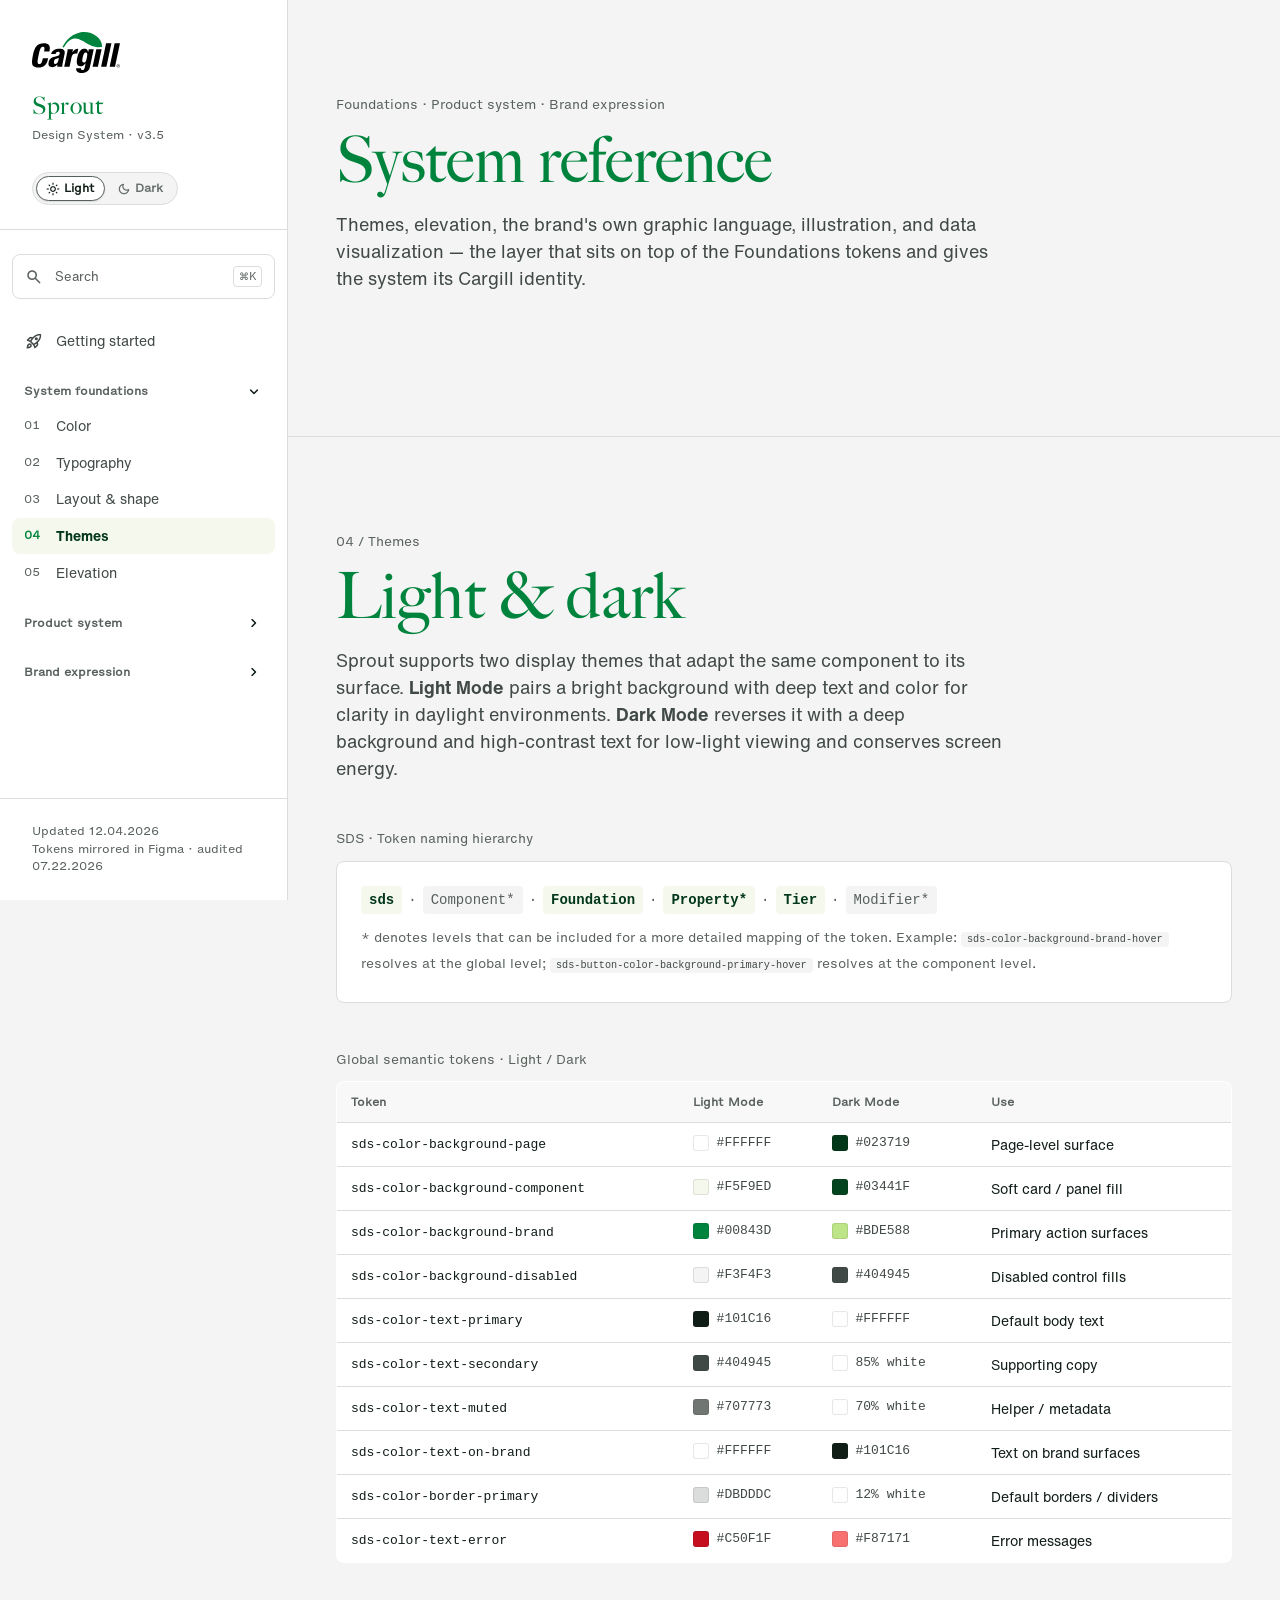
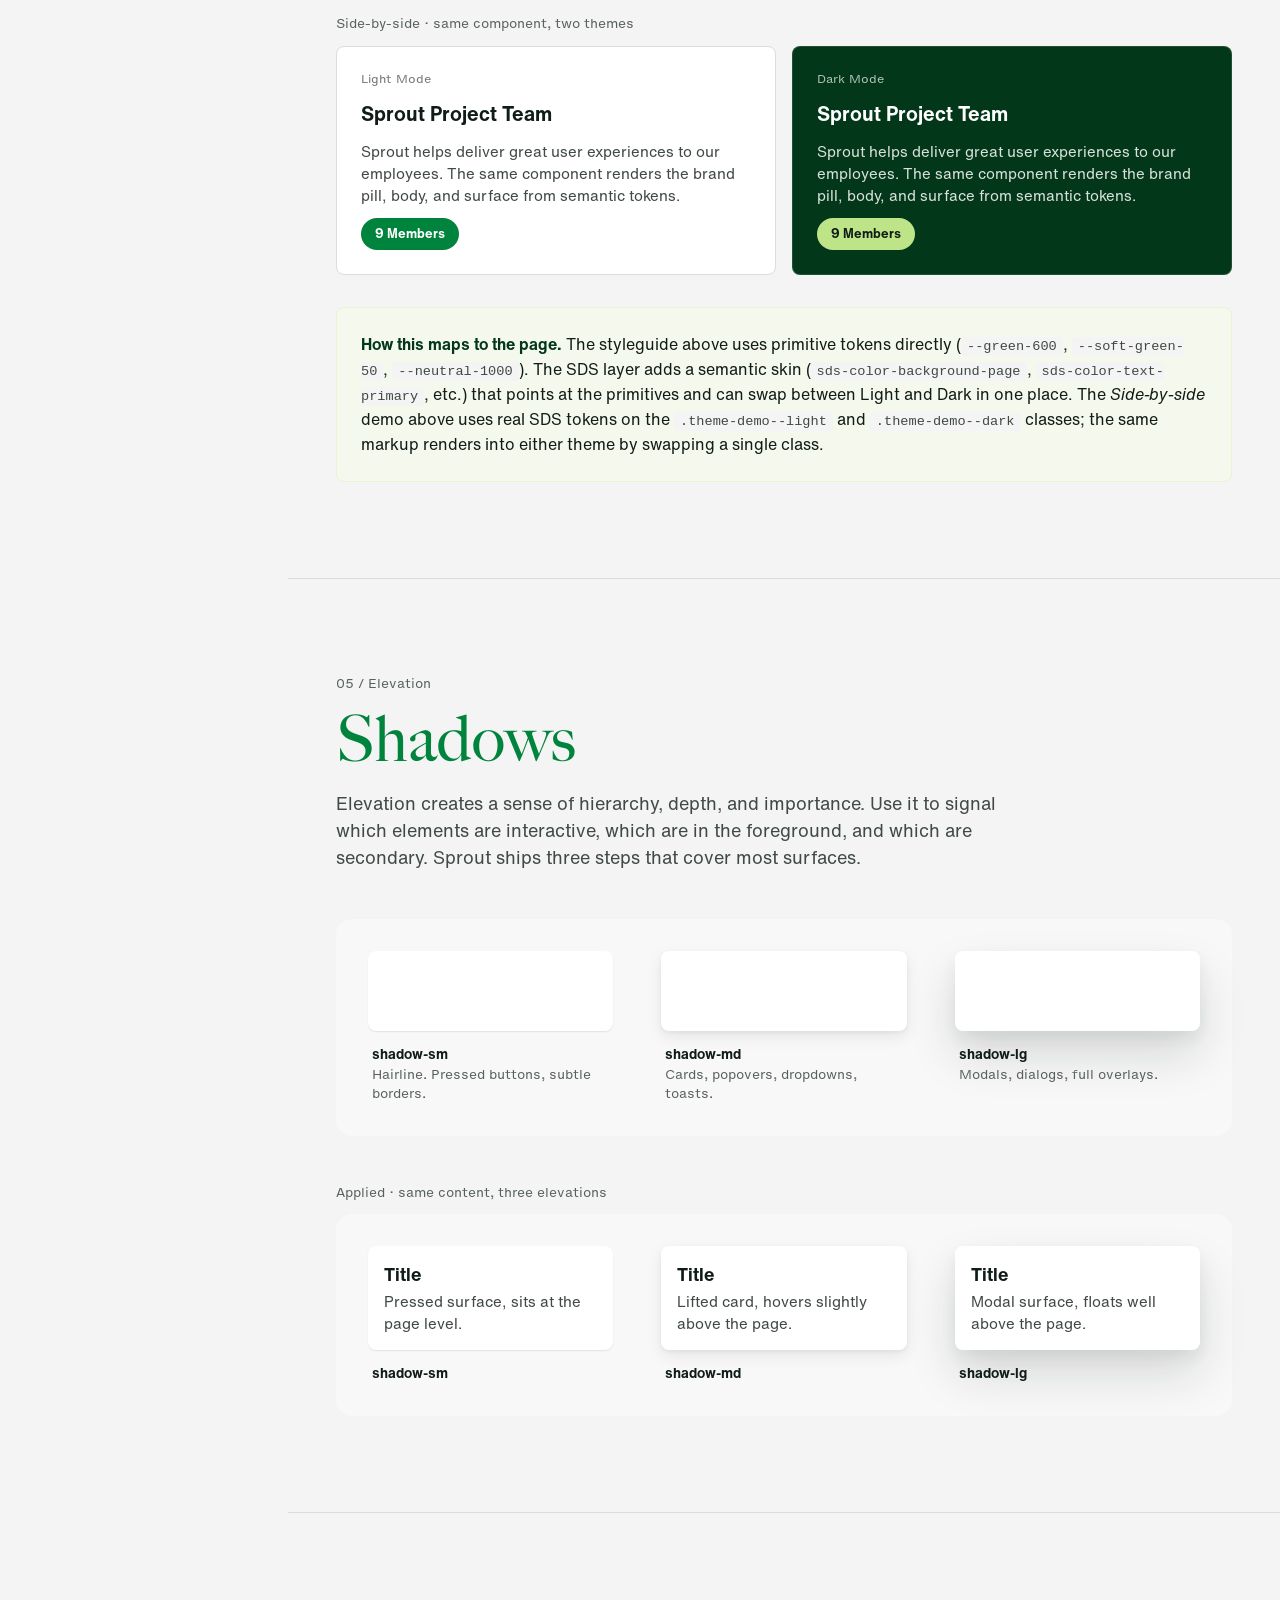
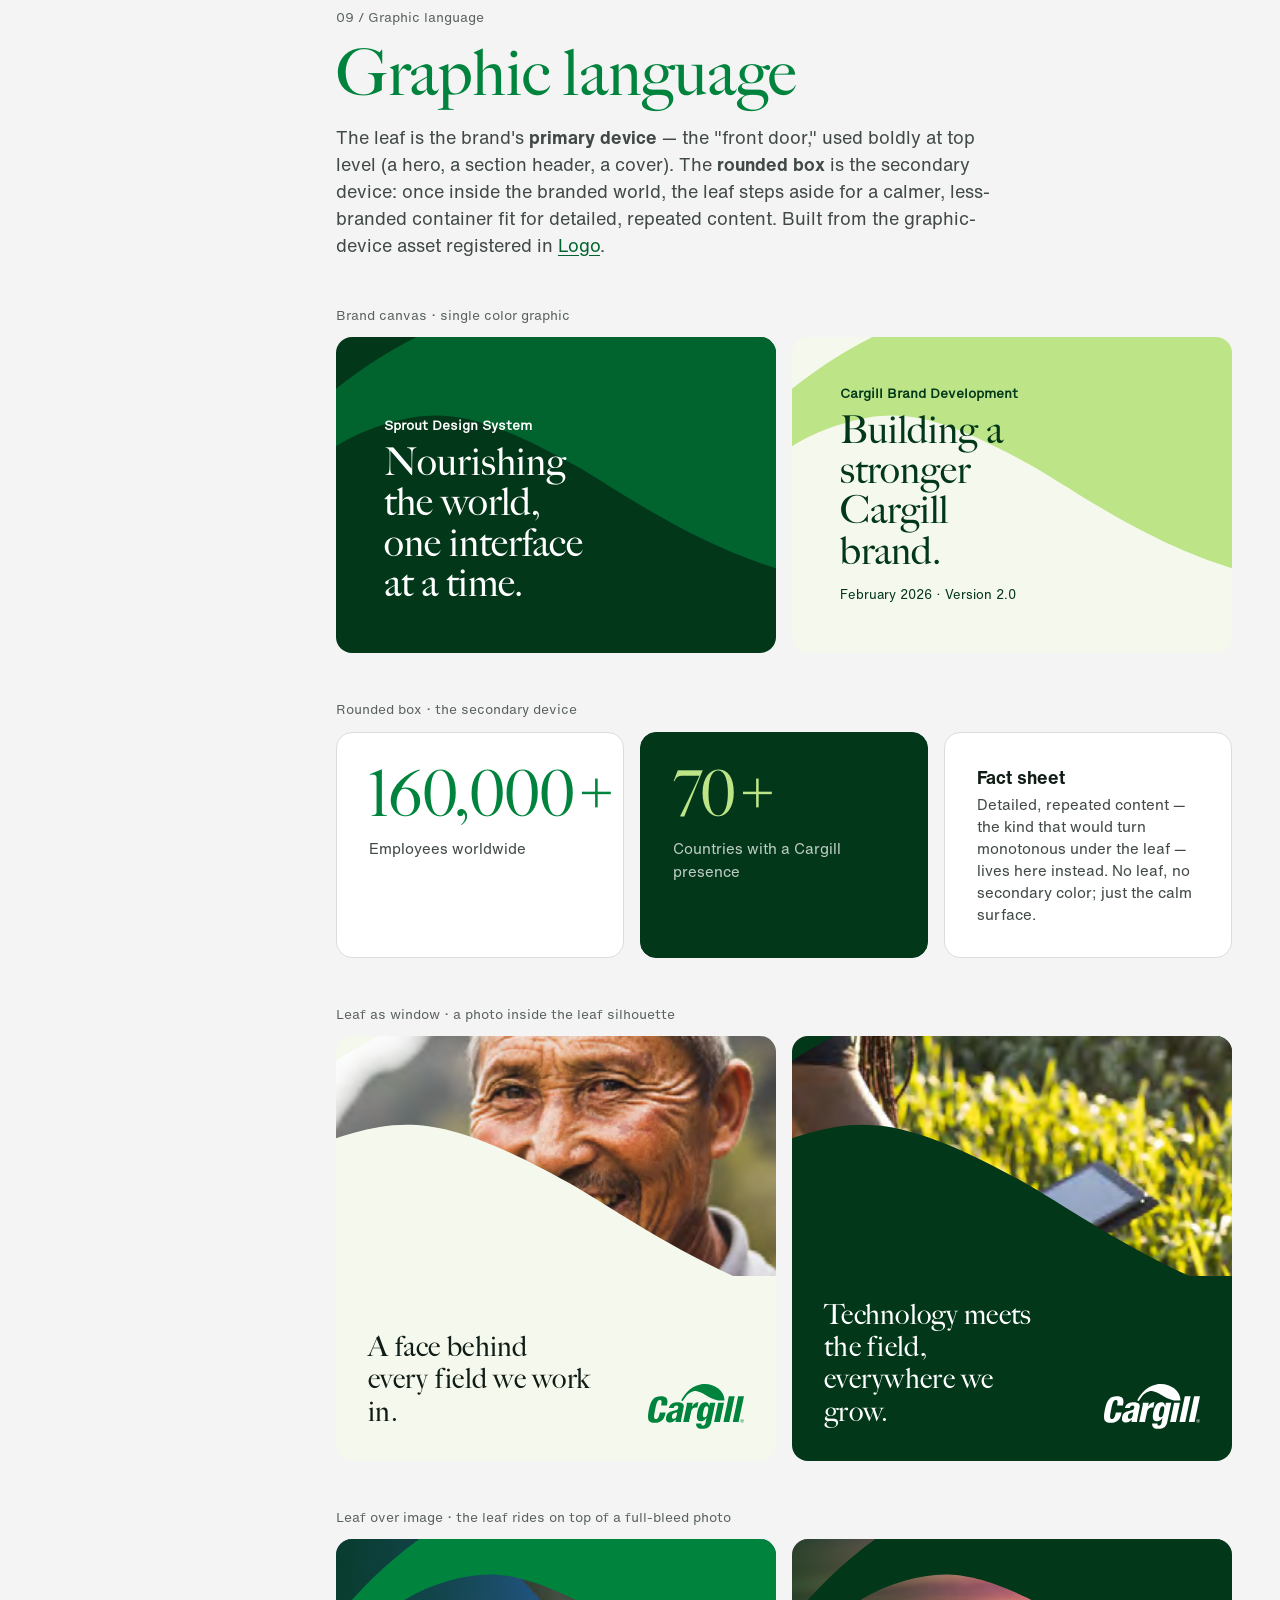
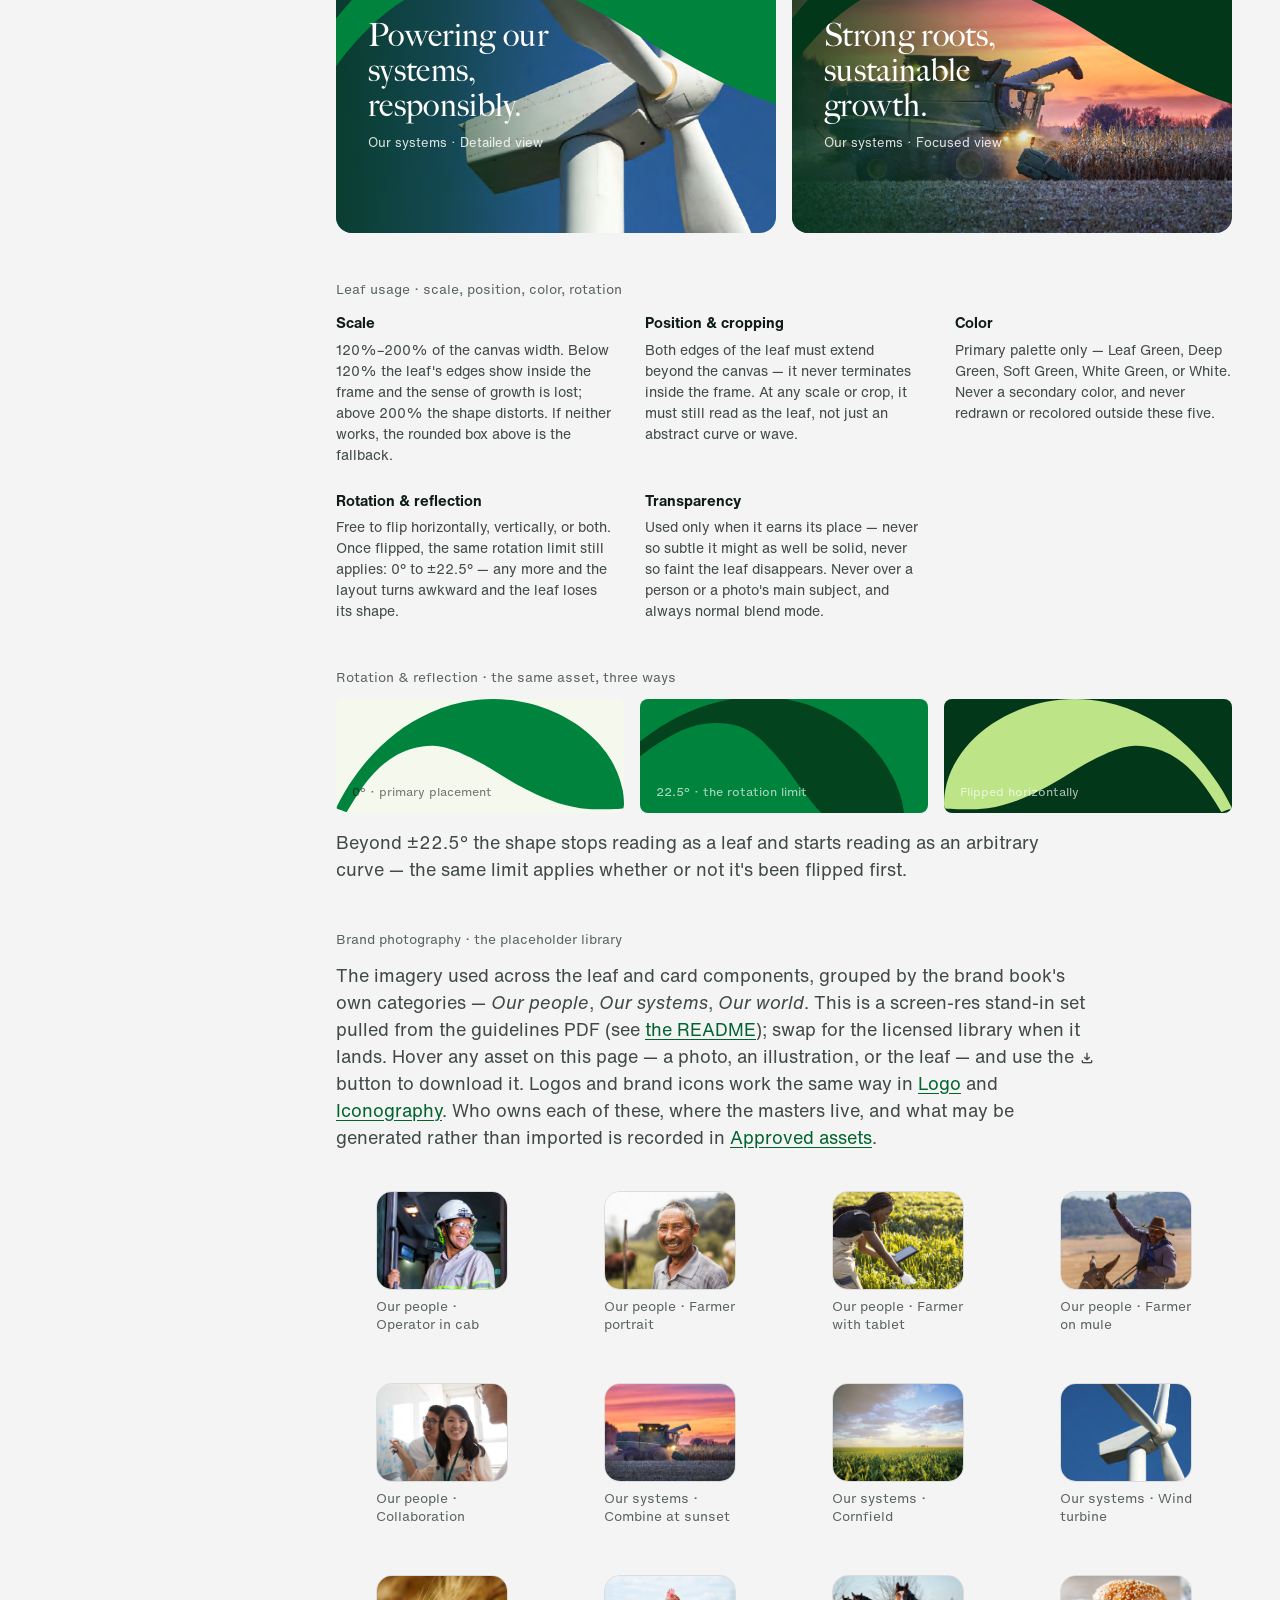
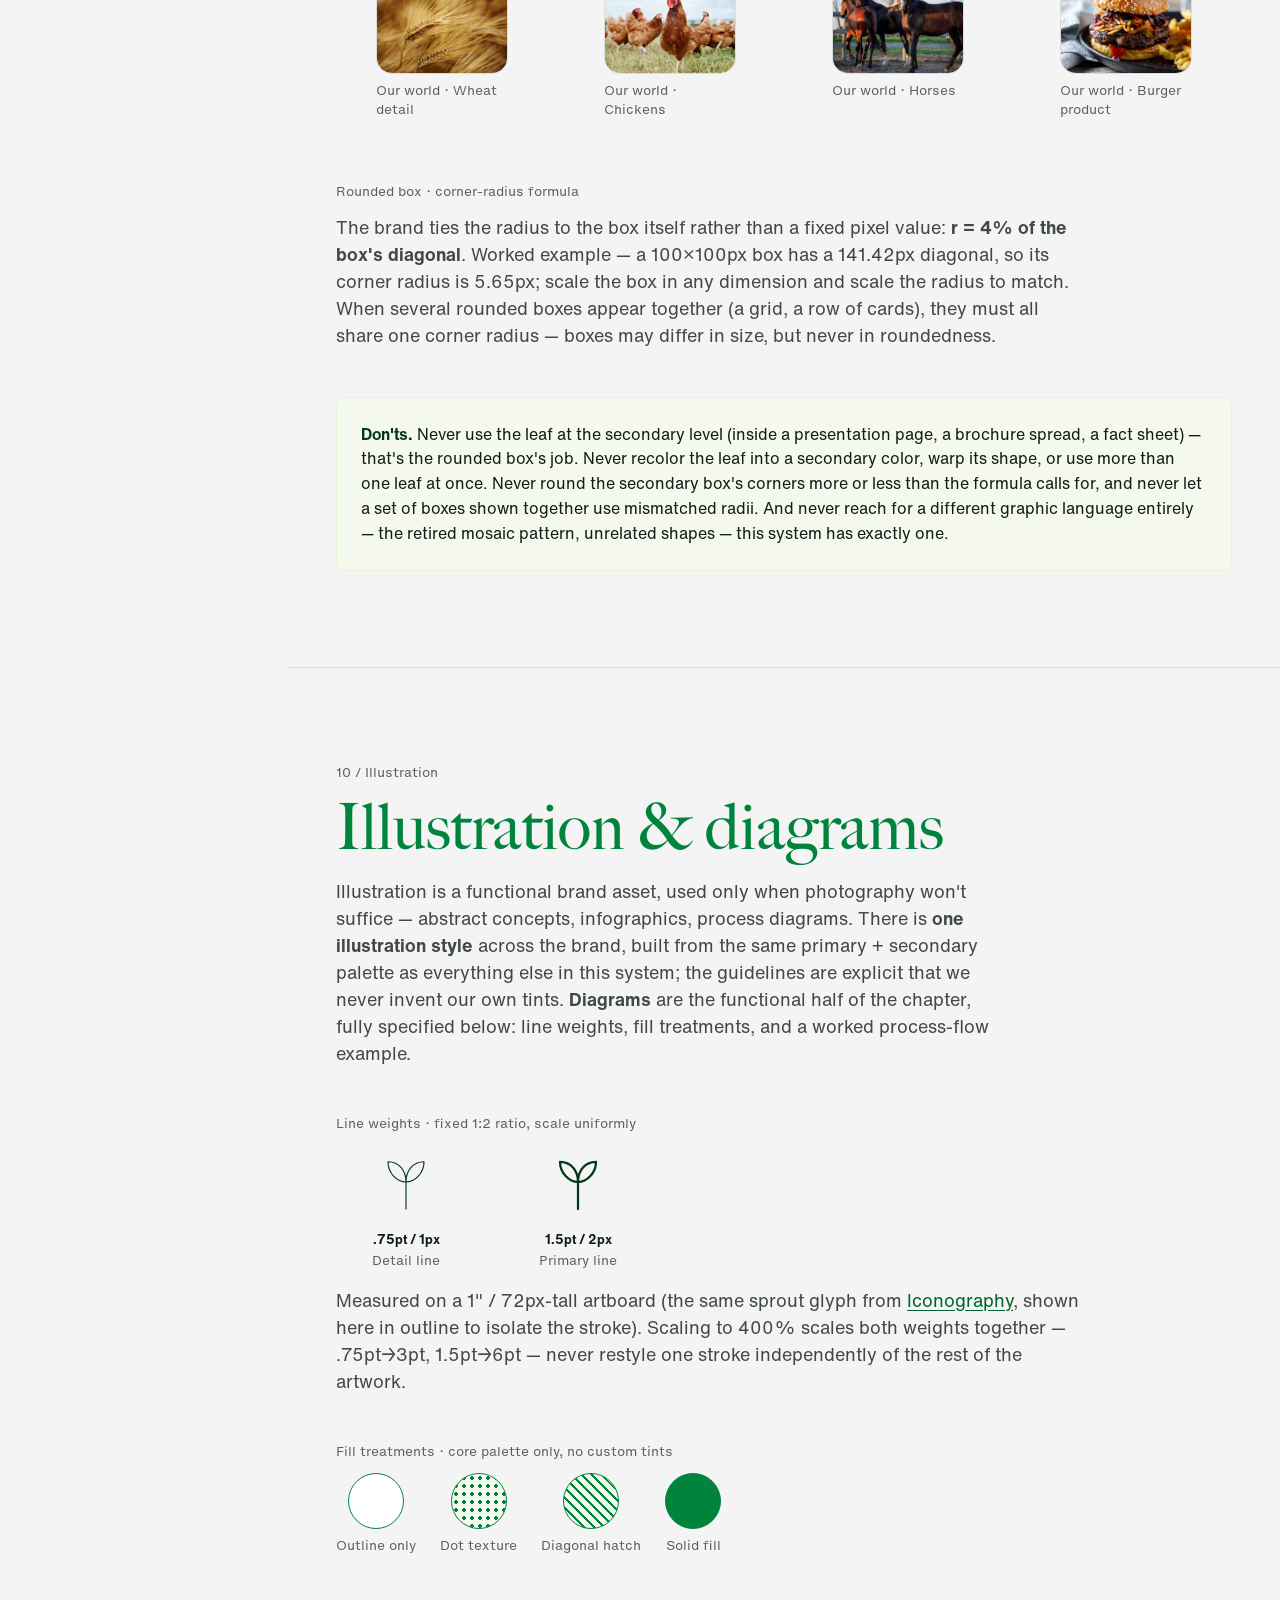
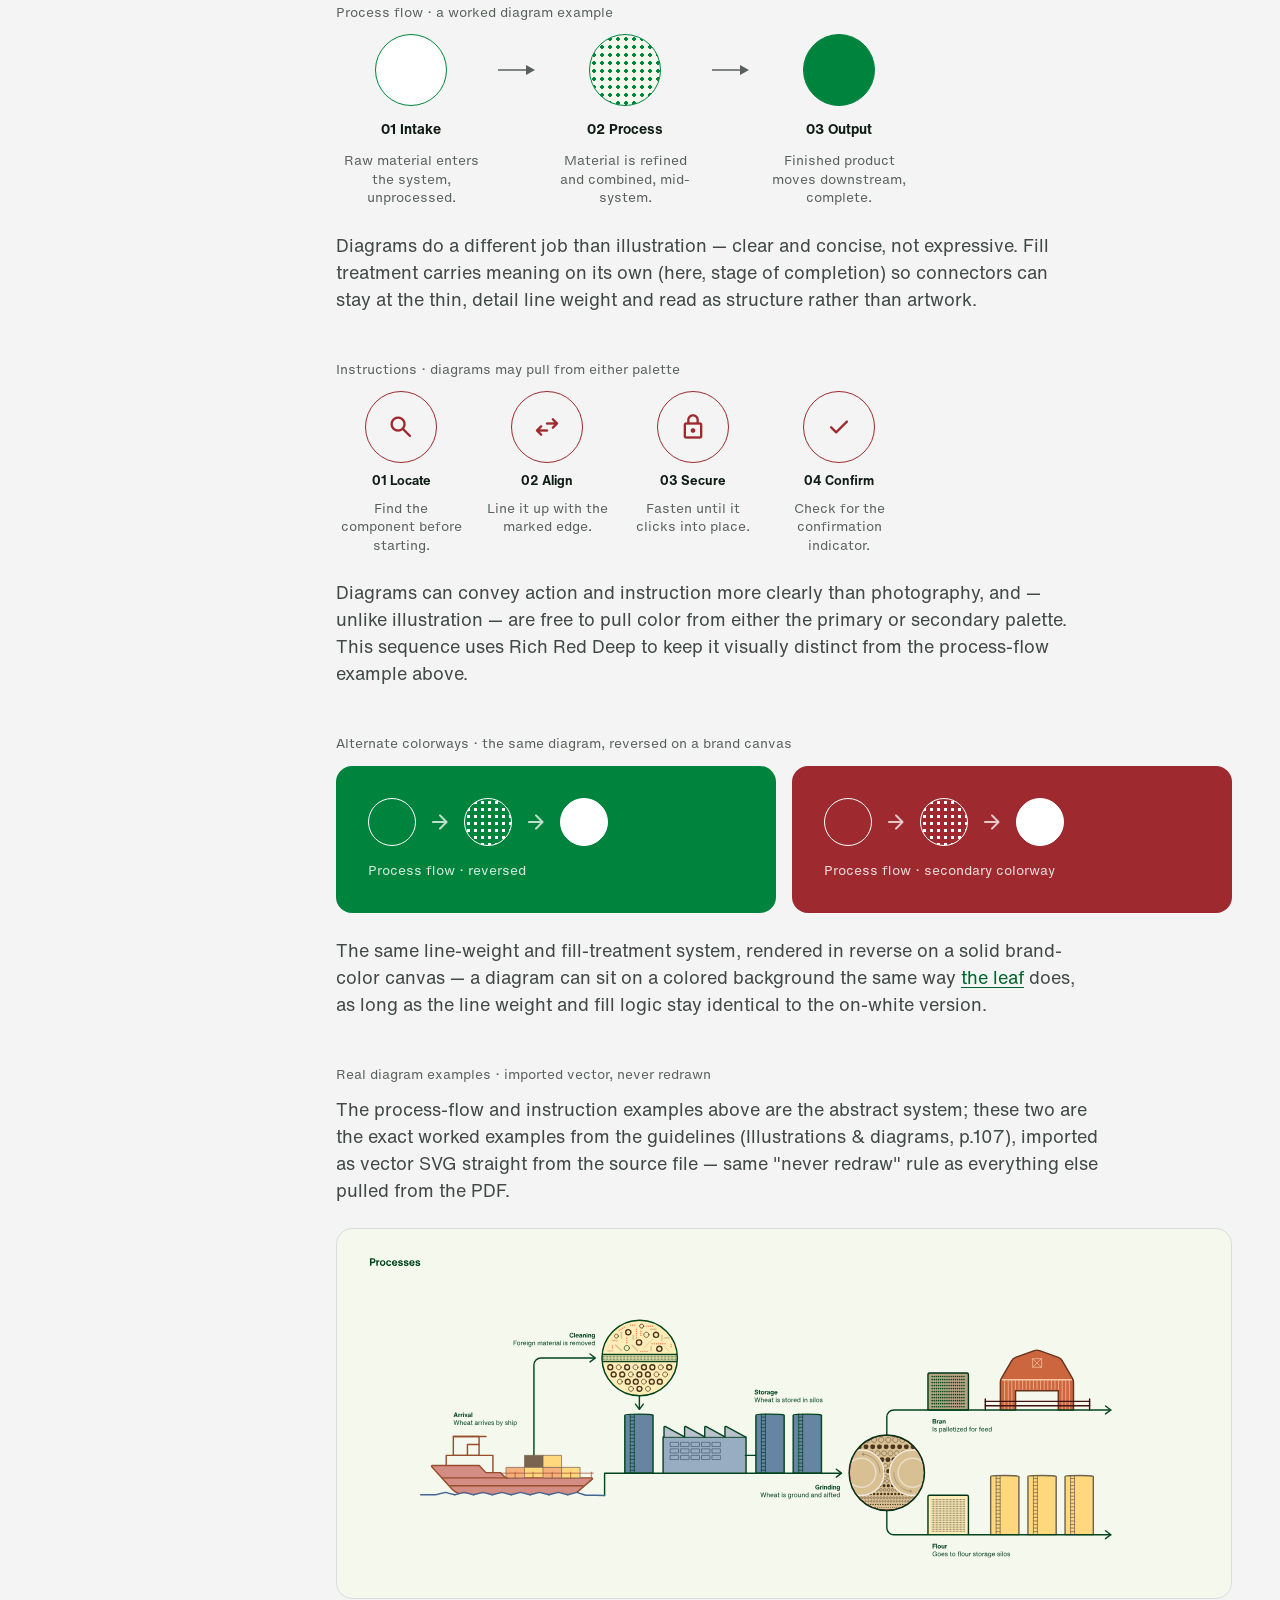
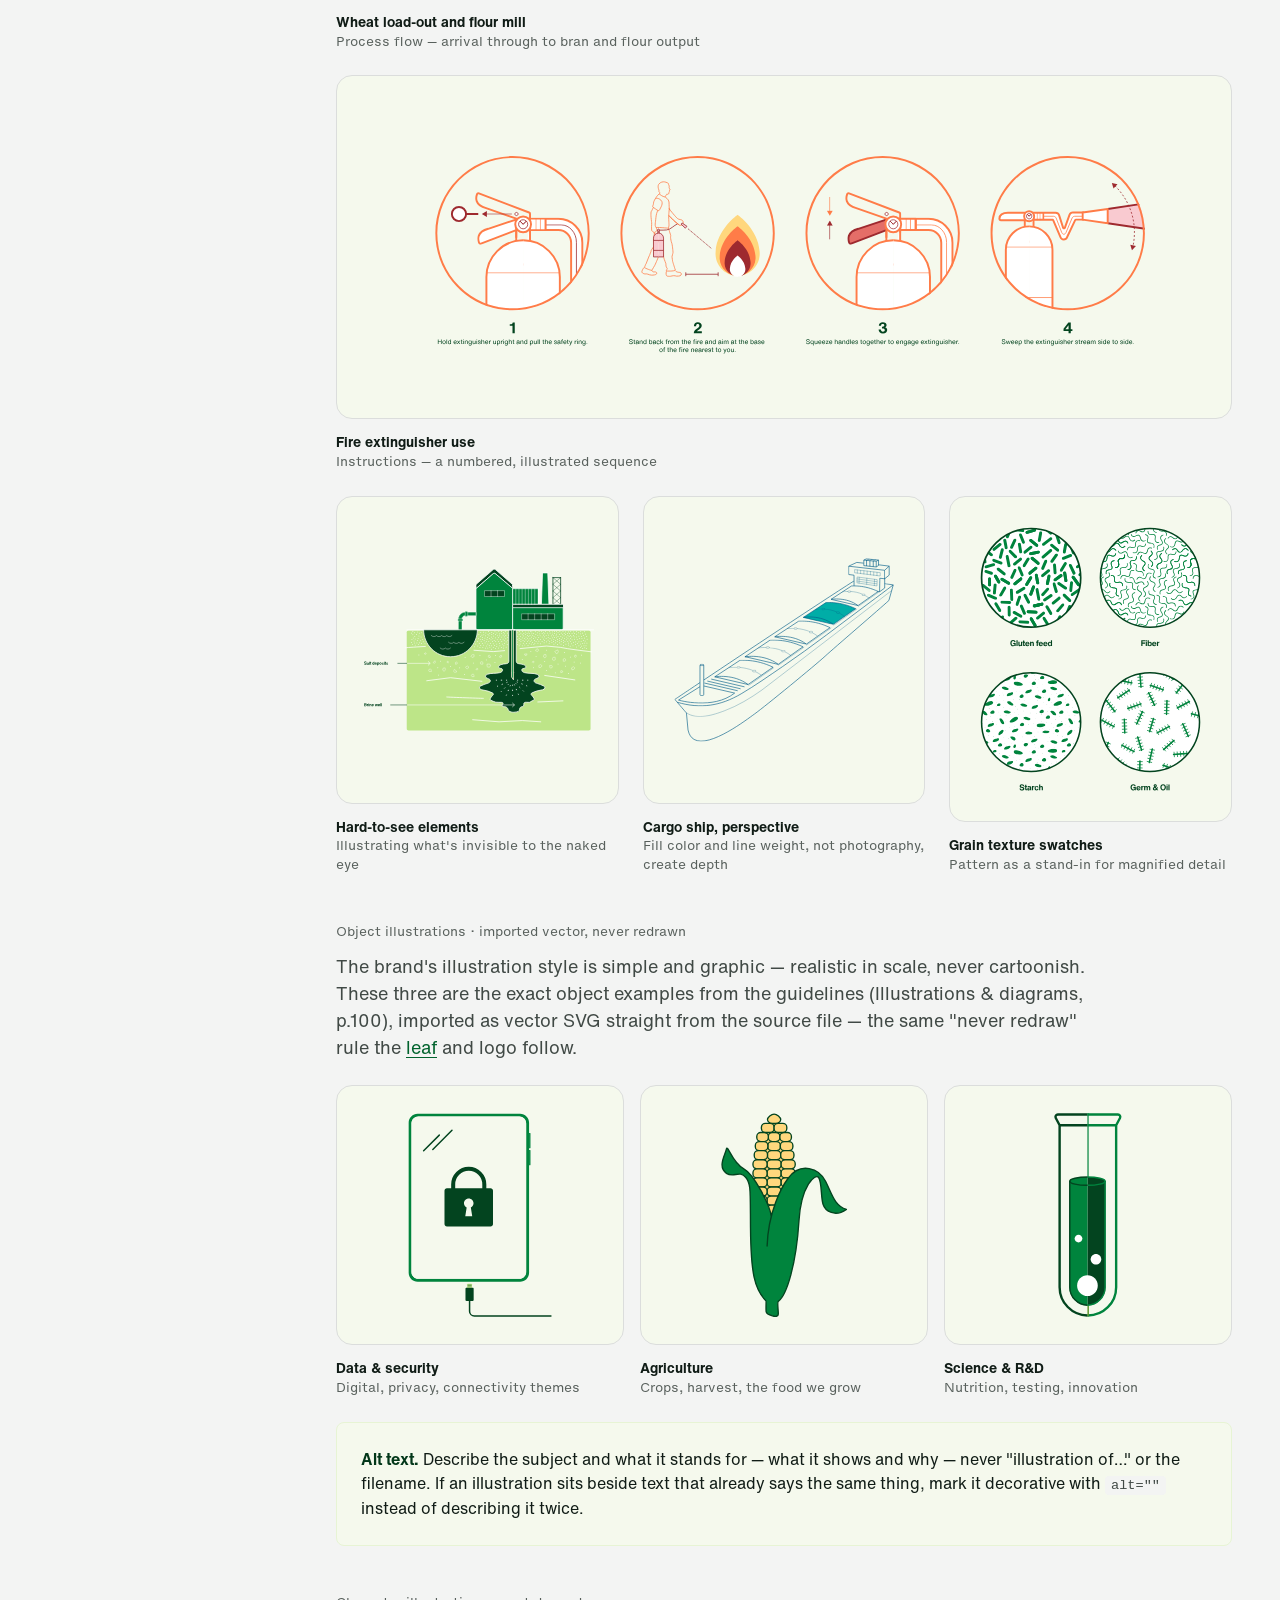
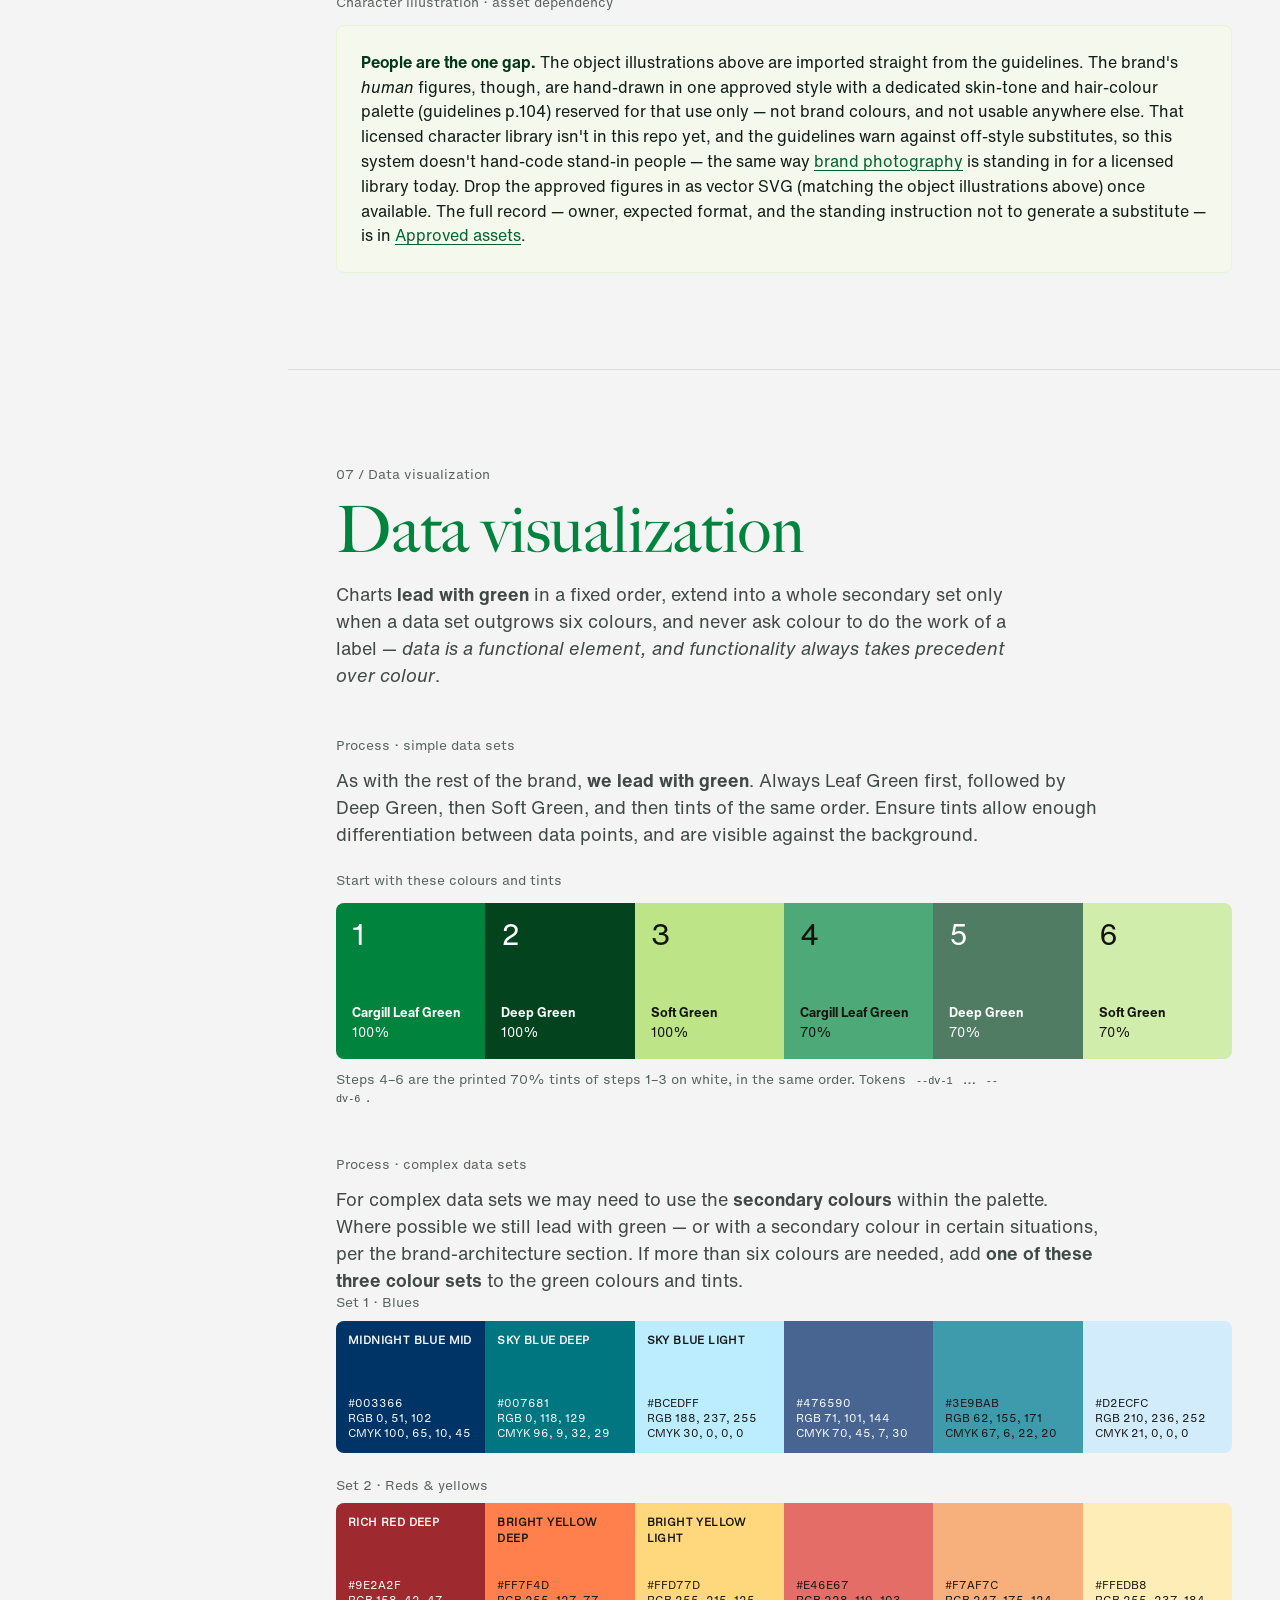
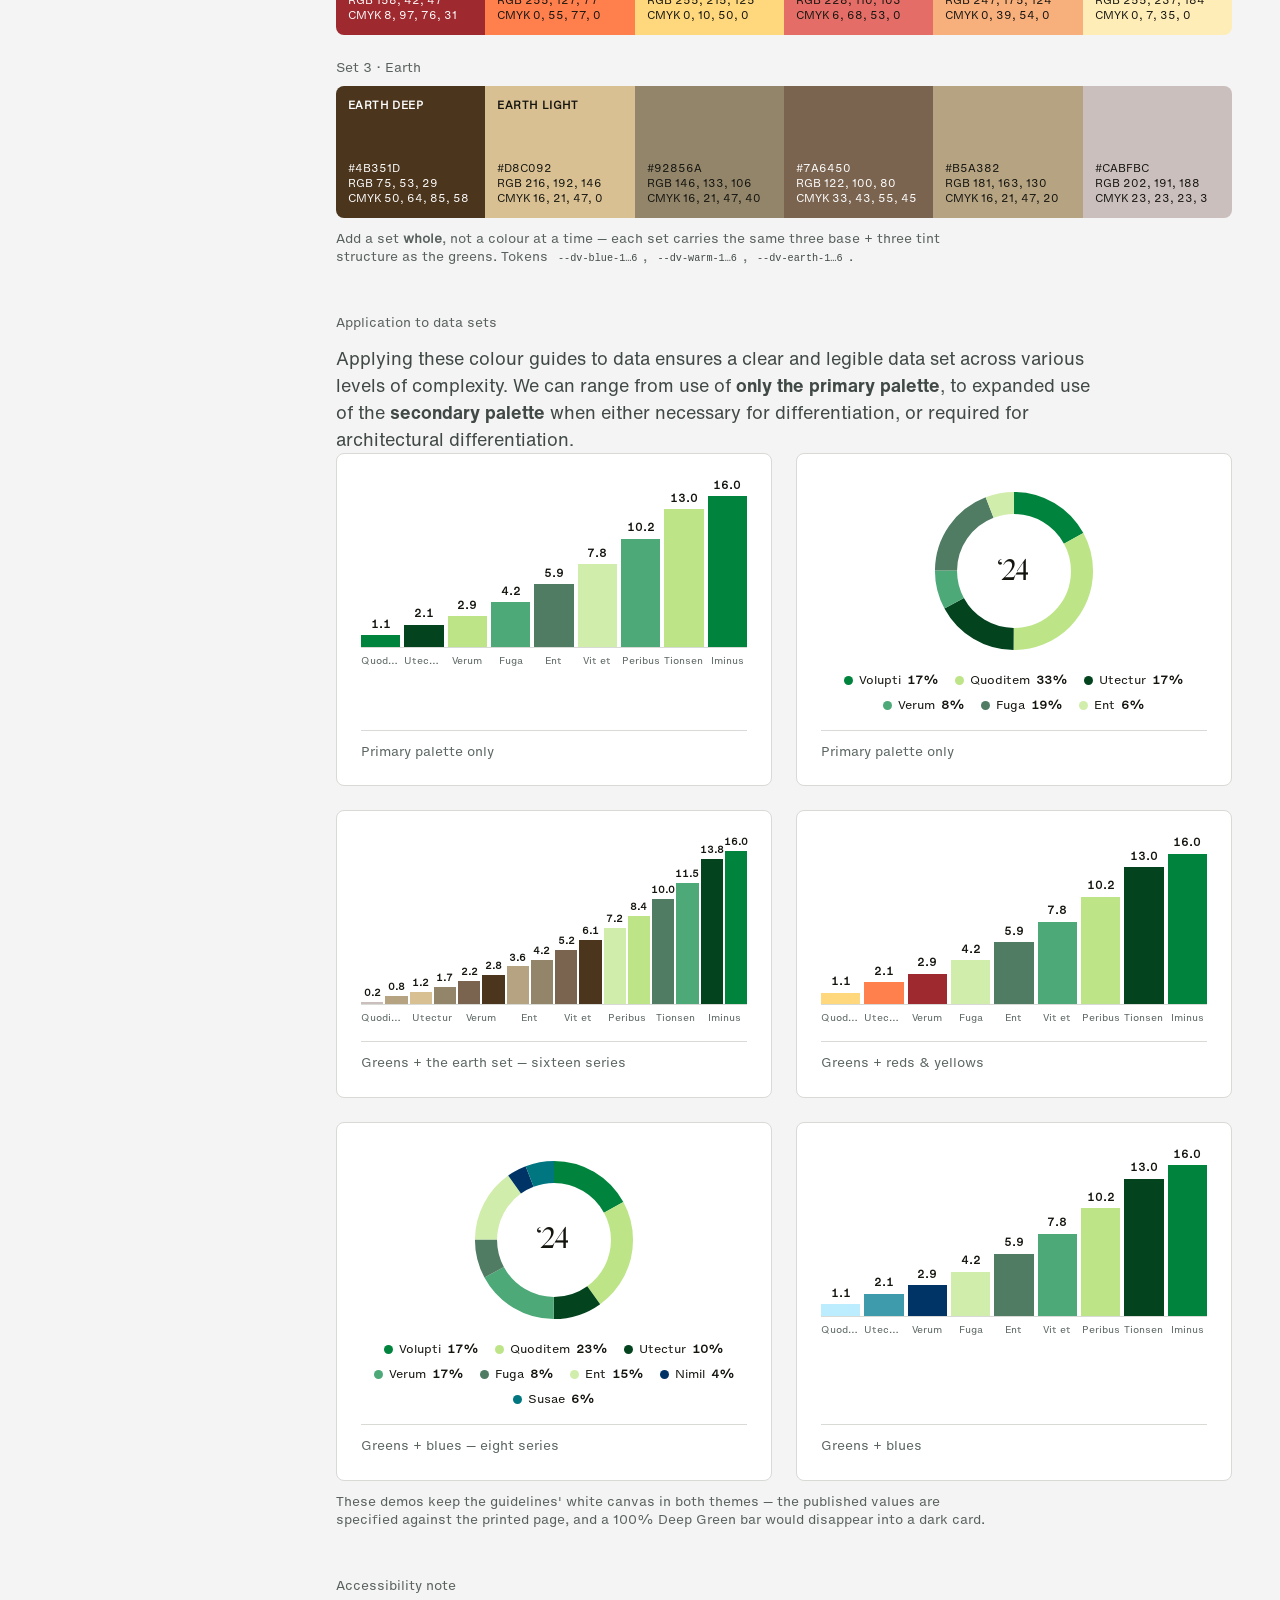
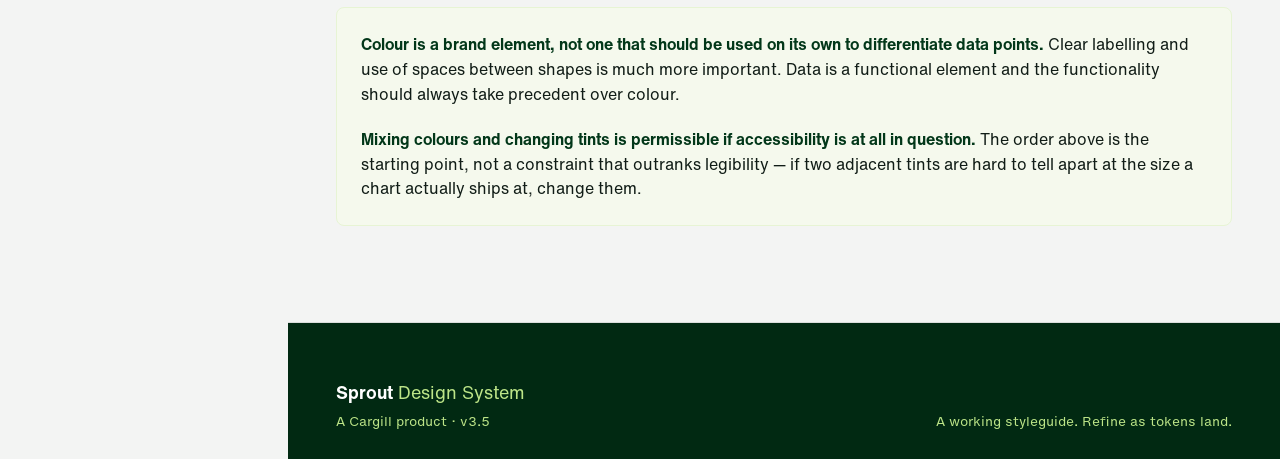
<file: system.html>
<!doctype html>
<html lang="en">
<head>
  <meta charset="utf-8" />
  <meta name="viewport" content="width=device-width, initial-scale=1" />
  <title>System reference · Sprout Design System</title>
  <link rel="preconnect" href="https://fonts.googleapis.com" />
  <link rel="preconnect" href="https://fonts.gstatic.com" crossorigin />
  <link rel="preload" href="Cargill%20Fonts/HelveticaNowForCargill.woff2" as="font" type="font/woff2" crossorigin />
  <link rel="preload" href="Cargill%20Fonts/BigCaslonForCargill.otf" as="font" type="font/otf" crossorigin />
  <link rel="stylesheet" href="https://fonts.googleapis.com/css2?family=Material+Symbols+Rounded:opsz,wght,FILL,GRAD@20..48,400..700,0..1,-25..0&display=block" />
  <link rel="stylesheet" href="https://fonts.googleapis.com/css2?family=EB+Garamond:ital@0;1&display=swap" />
  <link rel="stylesheet" href="styles.css" />
</head>
<body>
  <a class="skip-link" href="#main-content">Skip to content</a>

  <!-- Cargill logo SVG symbol. Wordmark paths use currentColor, leaf uses --leaf-fill. -->
  <svg width="0" height="0" style="position:absolute;overflow:hidden" aria-hidden="true" focusable="false">
    <symbol id="cargill-logo" viewBox="0 0 432 202">
      <g fill="currentColor">
        <path d="M423.825 174.37C422.325 174.37 420.925 173.97 419.725 173.27C418.425 172.57 417.525 171.57 416.725 170.37C416.025 169.17 415.625 167.87 415.625 166.37C415.625 164.87 416.025 163.57 416.725 162.37C417.425 161.17 418.425 160.17 419.725 159.47C421.025 158.77 422.325 158.37 423.825 158.37C425.325 158.37 426.725 158.77 427.925 159.47C429.125 160.17 430.125 161.17 430.925 162.37C431.625 163.57 432.025 164.87 432.025 166.37C432.025 167.87 431.625 169.17 430.925 170.37C430.225 171.57 429.225 172.57 427.925 173.27C426.625 173.97 425.325 174.37 423.825 174.37ZM423.825 173.07C425.125 173.07 426.225 172.77 427.325 172.17C428.325 171.57 429.225 170.77 429.825 169.77C430.425 168.77 430.725 167.57 430.725 166.37C430.725 165.17 430.425 163.97 429.825 162.97C429.225 161.97 428.425 161.17 427.325 160.57C426.225 159.97 425.125 159.67 423.825 159.67C422.525 159.67 421.425 159.97 420.325 160.57C419.225 161.17 418.425 161.97 417.825 162.97C417.225 163.97 416.925 165.17 416.925 166.37C416.925 167.57 417.225 168.77 417.825 169.77C418.425 170.77 419.225 171.57 420.325 172.17C421.425 172.77 422.625 173.07 423.825 173.07ZM420.725 170.67V161.97H424.325C424.925 161.97 425.425 162.07 425.925 162.27C426.325 162.47 426.725 162.77 426.925 163.07C427.125 163.47 427.325 163.87 427.325 164.37C427.325 164.77 427.225 165.17 427.125 165.47C426.925 165.77 426.725 166.07 426.425 166.27C426.125 166.47 425.625 166.57 425.125 166.67V166.27C425.625 166.27 425.925 166.37 426.225 166.57C426.525 166.67 426.725 166.87 426.925 167.17C427.025 167.47 427.125 167.77 427.225 168.17L427.325 169.57C427.325 169.87 427.425 170.07 427.425 170.27C427.525 170.47 427.625 170.67 427.725 170.77H426.525C426.425 170.67 426.325 170.47 426.325 170.27C426.225 170.07 426.225 169.87 426.225 169.57L426.125 168.47C426.125 168.07 426.025 167.87 425.925 167.67C425.825 167.47 425.725 167.37 425.425 167.27C425.225 167.17 424.925 167.17 424.625 167.17H421.225V165.97H424.525C424.925 165.97 425.225 165.87 425.425 165.77C425.725 165.67 425.825 165.47 426.025 165.27C426.225 165.07 426.225 164.77 426.225 164.47C426.225 164.17 426.125 163.87 426.025 163.67C425.925 163.47 425.725 163.27 425.425 163.17C425.125 163.07 424.825 162.97 424.425 162.97H421.425L421.925 162.47V170.67H420.725Z"/>
        <path d="M432.025 55.4702C431.125 59.6702 408.725 167.97 408.125 170.77C405.625 170.77 385.625 170.77 381.925 170.77C382.725 166.57 405.225 58.2702 405.725 55.4702C408.325 55.4702 428.325 55.4702 432.025 55.4702Z"/>
        <path d="M390.025 55.4702C389.125 59.6702 366.725 167.97 366.125 170.77C363.625 170.77 343.625 170.77 339.925 170.77C340.725 166.57 363.225 58.2702 363.725 55.4702C366.325 55.4702 386.325 55.4702 390.025 55.4702Z"/>
        <path d="M341.925 84.2702C341.025 88.4702 324.625 167.97 324.025 170.67C321.525 170.67 301.525 170.67 297.825 170.67C298.725 166.47 315.125 86.9702 315.725 84.2702C318.225 84.2702 338.225 84.2702 341.925 84.2702Z"/>
        <path d="M248.525 126.37C245.925 139.17 246.025 144.07 248.525 147.27C249.825 148.87 251.725 149.67 254.425 149.67C261.825 149.67 265.425 145.17 269.125 127.17C271.825 114.27 272.125 106.07 269.525 102.87C268.325 101.37 266.425 100.57 263.925 100.57C256.325 100.57 252.225 108.27 248.525 126.37ZM224.525 162.97C219.225 156.47 218.225 146.37 221.825 128.27C229.725 88.8702 244.725 81.9702 257.725 81.9702C263.925 81.9702 273.225 84.2702 274.325 95.1702L274.425 96.8702H276.225C276.225 96.8702 278.325 86.6702 278.825 84.3702C281.225 84.3702 299.425 84.3702 303.025 84.3702C302.125 88.5702 285.025 170.77 285.025 170.77C280.725 191.47 267.525 201.67 243.225 201.67C220.625 201.67 217.325 188.37 216.825 184.27C216.625 182.67 217.125 178.07 217.125 178.07C219.725 178.07 237.425 178.07 240.725 178.07C240.725 180.17 240.825 183.27 241.525 184.17C242.525 185.37 243.325 186.77 247.025 186.77C251.925 186.77 256.725 185.37 259.025 174.07L263.025 154.67H261.125L260.525 155.57C255.725 163.97 246.725 168.17 237.225 168.17C231.625 168.27 227.325 166.47 224.525 162.97Z"/>
        <path d="M224.725 81.8702C216.125 81.8702 205.925 87.8702 200.925 97.5702L200.425 98.5702H198.525C198.525 98.5702 200.825 87.4702 201.525 84.2702C201.025 84.2702 200.225 84.2702 199.225 84.2702C196.325 84.2702 177.925 84.2702 174.325 84.2702C174.425 85.3702 174.625 86.4702 174.625 87.7702C174.625 90.5702 174.225 93.7702 173.525 97.5702C168.725 121.07 159.025 167.57 158.425 170.77C162.125 170.77 182.125 170.77 184.625 170.77C186.225 162.67 194.425 123.07 194.425 123.07C196.925 111.17 203.825 105.67 216.325 105.67C218.525 105.67 220.425 105.77 222.225 106.07C222.825 103.27 226.525 85.5702 227.225 82.0702C226.025 81.8702 224.725 81.8702 224.725 81.8702Z"/>
        <path d="M131.725 127.17C131.725 127.17 131.225 127.57 130.325 127.97C128.725 128.57 125.225 129.17 123.125 129.67C121.425 130.07 119.525 130.57 117.525 131.47C112.025 133.77 109.325 137.57 107.825 144.47C107.025 148.47 107.525 151.87 109.325 154.07C110.625 155.67 112.625 156.57 115.025 156.57C124.725 156.57 127.725 147.27 129.225 140.27L131.725 127.17ZM132.025 81.8702C145.325 81.8702 153.425 84.1702 157.425 89.1702C159.625 91.8702 160.725 95.4702 160.825 100.07C160.825 102.67 160.525 105.47 159.825 108.57L150.725 152.57C149.525 158.67 148.725 163.27 148.725 167.17C148.725 168.37 148.825 169.57 149.025 170.57C145.325 170.57 126.925 170.57 124.125 170.57C124.125 170.27 124.125 170.07 124.125 169.77C124.125 167.97 124.225 165.97 124.425 163.97L124.725 160.37H123.325L122.825 161.17C118.325 168.37 108.125 172.87 99.4255 172.87C92.2255 172.87 87.0255 171.07 84.0255 167.37C80.8255 163.37 80.0255 157.07 81.7255 148.67C85.1255 132.27 92.6255 125.27 111.325 121.07L123.725 118.27C131.125 116.67 134.625 113.37 136.025 107.07C136.725 103.57 136.325 100.87 134.825 99.0702C133.425 97.3702 131.225 96.5702 128.225 96.5702C121.525 96.5702 118.025 99.9702 115.825 108.57C113.525 108.57 97.2255 108.57 93.6255 108.57C99.5255 85.4702 120.125 81.8702 132.025 81.8702Z"/>
        <path d="M5.12538 166.17C-1.37462 158.17 -1.67462 143.37 4.12538 115.17C13.5254 70.0702 26.9254 54.8702 57.5254 54.8702C69.7254 54.8702 78.3254 57.7702 83.0254 63.5702C86.0254 67.2702 87.6254 72.3702 87.6254 78.7702C87.6254 82.2702 87.2254 86.0702 86.3254 90.2702C86.3254 90.2702 85.5254 94.0702 85.0254 96.2702C82.5254 96.2702 59.2254 96.2702 59.2254 96.2702C59.2254 96.2702 61.1254 83.9702 61.1254 81.2702C61.1254 78.1702 61.0254 76.5702 59.8254 75.0702C58.6254 73.4702 56.8254 72.1702 54.0254 72.1702C42.6254 72.1702 38.8254 83.0702 32.3254 114.47C27.3254 138.87 25.4254 149.97 29.3254 154.77C30.8254 156.57 33.0254 157.47 36.1254 157.47C45.1254 157.47 48.6254 149.77 53.2254 128.37C55.6254 128.37 75.5254 128.37 79.2254 128.37C78.7254 130.87 77.8254 134.97 77.8254 134.97C72.4254 161.37 56.8254 174.77 31.8254 174.77C18.4254 174.67 9.92538 171.97 5.12538 166.17Z"/>
      </g>
      <path style="fill: var(--leaf-fill, #00843D)" d="M344.125 74.0702C344.125 74.0702 326.725 75.4702 314.625 73.7702C286.825 69.9702 261.025 50.7702 249.625 44.3702C224.825 30.5702 214.725 29.6702 201.925 33.3702C180.825 39.0702 168.525 56.3702 156.625 76.5702C154.325 75.4702 151.925 74.5702 149.425 73.9702C156.225 59.5702 182.125 13.0702 235.425 2.07022C288.925 -9.12978 346.225 26.5702 344.125 74.0702Z"/>
    </symbol>
    <!-- Cargill leaf graphic device — the wide "front door" crop used as the brand's primary
         graphic device (distinct from the small leaf glyph inside #cargill-logo above). Saved
         at assets/cargill-leaf.svg; imported verbatim, never redrawn. -->
    <symbol id="cargill-leaf-device" viewBox="0 0 1000 394">
      <path style="fill: var(--leaf-device-fill, #00843D)" d="M999.743 380.577C999.743 380.577 910.436 387.51 848.398 378.934C705.783 359.316 573.079 260.867 514.431 228.102C386.966 157.025 335.353 152.763 269.464 171.405C161.309 200.832 97.7301 289.677 36.7194 393.159C25.0616 387.459 12.6849 383.042 0 379.858C34.9219 305.7 167.677 67.2041 441.763 10.4559C716.208 -46.4976 1010.32 136.586 999.743 380.577Z"/>
    </symbol>
    <!-- Same leaf path as a clipPath, for the "leaf as window" technique — clips a photo to
         the leaf silhouette (.leaf-window). objectBoundingBox lets it scale to any element's
         box without a manual viewBox-to-pixel conversion. -->
    <clipPath id="cargill-leaf-clip" clipPathUnits="objectBoundingBox">
      <path d="M0.999743 0.966185C0.999743 0.966185 0.910436 0.983274 0.848398 0.961761C0.705783 0.912223 0.573079 0.662099 0.514431 0.578939C0.386966 0.398540 0.335353 0.387721 0.269464 0.435038C0.161309 0.509726 0.097730 0.735221 0.036719 0.997865C0.025062 0.983140 0.012685 0.972188 0 0.964102C0.034922 0.775888 0.167677 0.170569 0.441763 0.026538C0.716208 -0.117963 1.010320 0.346670 0.999743 0.966185Z"/>
    </clipPath>
  </svg>

  <div class="app-layout">

    <aside class="sidebar">
      <div class="sidebar-brand">
        <a href="index.html" style="text-decoration:none; display:block;"><svg class="cargill-logo cargill-logo--black" viewBox="0 0 432 202" role="img" aria-label="Cargill"><use href="#cargill-logo"/></svg></a>
        <span class="sidebar-brand-title">Sprout</span>
        <span class="sidebar-brand-tagline">Design System · <span class="js-version">v1.0</span></span>
        <div class="theme-toggle-row">
          <button type="button" id="theme-toggle" class="theme-toggle" role="switch" aria-checked="false" aria-label="Light mode">
            <span class="theme-toggle-track" aria-hidden="true">
              <span class="theme-toggle-thumb"></span>
              <span class="theme-toggle-opt theme-toggle-opt--light">
                <span class="material-symbols-rounded theme-toggle-glyph">light_mode</span>
                <span class="theme-toggle-opt-label">Light</span>
              </span>
              <span class="theme-toggle-opt theme-toggle-opt--dark">
                <span class="material-symbols-rounded theme-toggle-glyph">dark_mode</span>
                <span class="theme-toggle-opt-label">Dark</span>
              </span>
            </span>
          </button>
        </div>
      </div>

      <div class="sidebar-search">
        <button type="button" class="sidebar-search-trigger" id="search-trigger" aria-haspopup="dialog">
          <span class="material-symbols-rounded" aria-hidden="true">search</span>
          <span class="sidebar-search-trigger-label">Search</span>
          <span class="sidebar-search-kbd">⌘K</span>
        </button>
      </div>

      <nav class="sidebar-nav" aria-label="Design system sections">
        <a href="getting-started.html" class="sidebar-link"><span class="sidebar-link-num material-symbols-rounded" aria-hidden="true">rocket_launch</span><span>Getting started</span></a>
        <div class="sidebar-section" data-nav-group="foundations">
          <button type="button" class="sidebar-section-header" aria-expanded="true" aria-controls="nav-foundations">
            <span class="sidebar-section-title">System foundations</span>
            <span class="material-symbols-rounded sidebar-section-chevron" aria-hidden="true">expand_more</span>
          </button>
          <div class="sidebar-section-body" id="nav-foundations">
            <div class="sidebar-section-body-inner">
              <a href="index.html#color" class="sidebar-link"><span class="sidebar-link-num">01</span><span>Color</span></a>
              <a href="index.html#type" class="sidebar-link"><span class="sidebar-link-num">02</span><span>Typography</span></a>
              <a href="index.html#space" class="sidebar-link"><span class="sidebar-link-num">03</span><span>Layout &amp; shape</span></a>
              <a href="#themes" class="sidebar-link"><span class="sidebar-link-num">04</span><span>Themes</span></a>
              <a href="#elevation" class="sidebar-link"><span class="sidebar-link-num">05</span><span>Elevation</span></a>
            </div>
          </div>
        </div>
        <div class="sidebar-section" data-nav-group="components">
          <button type="button" class="sidebar-section-header" aria-expanded="true" aria-controls="nav-components">
            <span class="sidebar-section-title">Product system</span>
            <span class="material-symbols-rounded sidebar-section-chevron" aria-hidden="true">expand_more</span>
          </button>
          <div class="sidebar-section-body" id="nav-components">
            <div class="sidebar-section-body-inner">
              <a href="index.html#icons" class="sidebar-link"><span class="sidebar-link-num">06</span><span>Iconography</span></a>
              <a href="#dataviz" class="sidebar-link"><span class="sidebar-link-num">07</span><span>Data visualization</span></a>
              <a href="forms.html" class="sidebar-link sidebar-group"><span class="sidebar-link-num">·</span><span>Forms &amp; inputs</span></a>
              <a href="content.html" class="sidebar-link sidebar-group"><span class="sidebar-link-num">·</span><span>Layout &amp; content</span></a>
              <a href="navigation.html" class="sidebar-link sidebar-group"><span class="sidebar-link-num">·</span><span>Navigation &amp; feedback</span></a>
            </div>
          </div>
        </div>
        <div class="sidebar-section" data-nav-group="brand">
          <button type="button" class="sidebar-section-header" aria-expanded="true" aria-controls="nav-brand">
            <span class="sidebar-section-title">Brand expression</span>
            <span class="material-symbols-rounded sidebar-section-chevron" aria-hidden="true">expand_more</span>
          </button>
          <div class="sidebar-section-body" id="nav-brand">
            <div class="sidebar-section-body-inner">
              <a href="index.html#logo" class="sidebar-link"><span class="sidebar-link-num">08</span><span>Logo</span></a>
              <a href="#brand-expression" class="sidebar-link"><span class="sidebar-link-num">09</span><span>Graphic language</span></a>
              <a href="#illustration" class="sidebar-link"><span class="sidebar-link-num">10</span><span>Illustration &amp; diagrams</span></a>
              <a href="assets.html#registry" class="sidebar-link"><span class="sidebar-link-num">11</span><span>Approved assets</span></a>
            </div>
          </div>
        </div>
      </nav>

      <div class="sidebar-foot">
        Updated <span class="js-updated">2026.06.06</span><br>Tokens mirrored in Figma · audited 07.22.2026
      </div>
    </aside>

    <div class="app-main" id="main-content" tabindex="-1">

  <main>
    <section class="block" id="system-top">
      <div class="container">
        <div class="section-head">
          <div>
            <p class="section-eyebrow">Foundations · Product system · Brand expression</p>
            <h1 class="section-title">System reference</h1>
          </div>
          <p class="section-lede">Themes, elevation, the brand's own graphic language, illustration, and data visualization — the layer that sits on top of the Foundations tokens and gives the system its Cargill identity.</p>
        </div>
      </div>
    </section>

    <section class="block" id="themes">
      <div class="container">
        <div class="section-head">
          <div>
            <p class="section-eyebrow">04 / Themes</p>
            <h2 class="section-title">Light &amp; dark</h2>
          </div>
          <p class="section-lede">Sprout supports two display themes that adapt the same component to its surface. <strong>Light Mode</strong> pairs a bright background with deep text and color for clarity in daylight environments. <strong>Dark Mode</strong> reverses it with a deep background and high‑contrast text for low‑light viewing and conserves screen energy.</p>
        </div>

        <div class="scale-block">
          <p class="scale-label">SDS · Token naming hierarchy</p>
          <div class="token-tree">
            <p class="token-tree-token">
              <span class="token-tree-segment">sds</span>
              <span class="token-tree-sep">·</span>
              <span class="token-tree-segment token-tree-segment--optional">Component*</span>
              <span class="token-tree-sep">·</span>
              <span class="token-tree-segment">Foundation</span>
              <span class="token-tree-sep">·</span>
              <span class="token-tree-segment">Property*</span>
              <span class="token-tree-sep">·</span>
              <span class="token-tree-segment">Tier</span>
              <span class="token-tree-sep">·</span>
              <span class="token-tree-segment token-tree-segment--optional">Modifier*</span>
            </p>
            <p class="token-tree-foot">* denotes levels that can be included for a more detailed mapping of the token. Example: <code>sds-color-background-brand-hover</code> resolves at the global level; <code>sds-button-color-background-primary-hover</code> resolves at the component level.</p>
          </div>
        </div>

        <div class="scale-block">
          <p class="scale-label" id="tokens-semantic-label">Global semantic tokens · Light / Dark</p>
          <div class="token-table-scroll" tabindex="0" role="region" aria-labelledby="tokens-semantic-label">
            <table class="token-table">
              <thead>
                <tr>
                  <th>Token</th>
                  <th>Light Mode</th>
                  <th>Dark Mode</th>
                  <th>Use</th>
                </tr>
              </thead>
              <tbody>
                <tr>
                  <td class="token-name">sds-color-background-page</td>
                  <td><span class="token-swatch" style="--c:#FFFFFF">#FFFFFF</span></td>
                  <td><span class="token-swatch" style="--c:#023719">#023719</span></td>
                  <td>Page-level surface</td>
                </tr>
                <tr>
                  <td class="token-name">sds-color-background-component</td>
                  <td><span class="token-swatch" style="--c:#F5F9ED">#F5F9ED</span></td>
                  <td><span class="token-swatch" style="--c:#03441F">#03441F</span></td>
                  <td>Soft card / panel fill</td>
                </tr>
                <tr>
                  <td class="token-name">sds-color-background-brand</td>
                  <td><span class="token-swatch" style="--c:#00843D">#00843D</span></td>
                  <td><span class="token-swatch" style="--c:#BDE588">#BDE588</span></td>
                  <td>Primary action surfaces</td>
                </tr>
                <tr>
                  <td class="token-name">sds-color-background-disabled</td>
                  <td><span class="token-swatch" style="--c:#F3F4F3">#F3F4F3</span></td>
                  <td><span class="token-swatch" style="--c:#404945">#404945</span></td>
                  <td>Disabled control fills</td>
                </tr>
                <tr>
                  <td class="token-name">sds-color-text-primary</td>
                  <td><span class="token-swatch" style="--c:#101C16">#101C16</span></td>
                  <td><span class="token-swatch" style="--c:#FFFFFF">#FFFFFF</span></td>
                  <td>Default body text</td>
                </tr>
                <tr>
                  <td class="token-name">sds-color-text-secondary</td>
                  <td><span class="token-swatch" style="--c:#404945">#404945</span></td>
                  <td><span class="token-swatch" style="--c:rgba(255,255,255,0.85)">85% white</span></td>
                  <td>Supporting copy</td>
                </tr>
                <tr>
                  <td class="token-name">sds-color-text-muted</td>
                  <td><span class="token-swatch" style="--c:#707773">#707773</span></td>
                  <td><span class="token-swatch" style="--c:rgba(255,255,255,0.7)">70% white</span></td>
                  <td>Helper / metadata</td>
                </tr>
                <tr>
                  <td class="token-name">sds-color-text-on-brand</td>
                  <td><span class="token-swatch" style="--c:#FFFFFF">#FFFFFF</span></td>
                  <td><span class="token-swatch" style="--c:#101C16">#101C16</span></td>
                  <td>Text on brand surfaces</td>
                </tr>
                <tr>
                  <td class="token-name">sds-color-border-primary</td>
                  <td><span class="token-swatch" style="--c:#DBDDDC">#DBDDDC</span></td>
                  <td><span class="token-swatch" style="--c:rgba(255,255,255,0.12)">12% white</span></td>
                  <td>Default borders / dividers</td>
                </tr>
                <tr>
                  <td class="token-name">sds-color-text-error</td>
                  <td><span class="token-swatch" style="--c:#C50F1F">#C50F1F</span></td>
                  <td><span class="token-swatch" style="--c:#F87171">#F87171</span></td>
                  <td>Error messages</td>
                </tr>
              </tbody>
            </table>
          </div>
        </div>

        <div class="scale-block">
          <p class="scale-label">Side-by-side · same component, two themes</p>
          <div style="display: grid; grid-template-columns: 1fr 1fr; gap: var(--space-4);">

            <div class="theme-demo theme-demo--light">
              <span class="theme-demo-eyebrow">Light Mode</span>
              <h3 class="theme-demo-title">Sprout Project Team</h3>
              <p class="theme-demo-body">Sprout helps deliver great user experiences to our employees. The same component renders the brand pill, body, and surface from semantic tokens.</p>
              <span class="theme-demo-pill">9 Members</span>
            </div>

            <div class="theme-demo theme-demo--dark">
              <span class="theme-demo-eyebrow">Dark Mode</span>
              <h3 class="theme-demo-title">Sprout Project Team</h3>
              <p class="theme-demo-body">Sprout helps deliver great user experiences to our employees. The same component renders the brand pill, body, and surface from semantic tokens.</p>
              <span class="theme-demo-pill">9 Members</span>
            </div>

          </div>
        </div>

        <div class="icon-note" style="margin-top: var(--space-6);">
          <p><strong>How this maps to the page.</strong> The styleguide above uses primitive tokens directly (<code>--green-600</code>, <code>--soft-green-50</code>, <code>--neutral-1000</code>). The SDS layer adds a semantic skin (<code>sds-color-background-page</code>, <code>sds-color-text-primary</code>, etc.) that points at the primitives and can swap between Light and Dark in one place. The <em>Side-by-side</em> demo above uses real SDS tokens on the <code>.theme-demo--light</code> and <code>.theme-demo--dark</code> classes; the same markup renders into either theme by swapping a single class.</p>
        </div>
      </div>
    </section>

    <section class="block" id="elevation">
      <div class="container">
        <div class="section-head">
          <div>
            <p class="section-eyebrow">05 / Elevation</p>
            <h2 class="section-title">Shadows</h2>
          </div>
          <p class="section-lede">Elevation creates a sense of hierarchy, depth, and importance. Use it to signal which elements are interactive, which are in the foreground, and which are secondary. Sprout ships three steps that cover most surfaces.</p>
        </div>

        <div class="elevation-grid">

          <div class="elevation-card">
            <div class="elevation-box elevation-box--sm"></div>
            <div class="elevation-meta">
              <strong>shadow-sm</strong>
              <span>Hairline. Pressed buttons, subtle borders.</span>
            </div>
          </div>

          <div class="elevation-card">
            <div class="elevation-box elevation-box--md"></div>
            <div class="elevation-meta">
              <strong>shadow-md</strong>
              <span>Cards, popovers, dropdowns, toasts.</span>
            </div>
          </div>

          <div class="elevation-card">
            <div class="elevation-box elevation-box--lg"></div>
            <div class="elevation-meta">
              <strong>shadow-lg</strong>
              <span>Modals, dialogs, full overlays.</span>
            </div>
          </div>

        </div>

        <div class="scale-block" style="margin-top: var(--space-7);">
          <p class="scale-label">Applied · same content, three elevations</p>
          <div class="elevation-grid">
            <div class="elevation-card">
              <div class="elevation-box elevation-box--sm" style="height: auto; padding: var(--padding-lg);">
                <p class="container-box-title" style="margin-bottom: 4px;">Title</p>
                <p class="container-box-body">Pressed surface, sits at the page level.</p>
              </div>
              <div class="elevation-meta"><strong>shadow-sm</strong></div>
            </div>
            <div class="elevation-card">
              <div class="elevation-box elevation-box--md" style="height: auto; padding: var(--padding-lg);">
                <p class="container-box-title" style="margin-bottom: 4px;">Title</p>
                <p class="container-box-body">Lifted card, hovers slightly above the page.</p>
              </div>
              <div class="elevation-meta"><strong>shadow-md</strong></div>
            </div>
            <div class="elevation-card">
              <div class="elevation-box elevation-box--lg" style="height: auto; padding: var(--padding-lg);">
                <p class="container-box-title" style="margin-bottom: 4px;">Title</p>
                <p class="container-box-body">Modal surface, floats well above the page.</p>
              </div>
              <div class="elevation-meta"><strong>shadow-lg</strong></div>
            </div>
          </div>
        </div>
      </div>
    </section>

    <section class="block" id="brand-expression">
      <div class="container">
        <div class="section-head">
          <div>
            <p class="section-eyebrow">09 / Graphic language</p>
            <h2 class="section-title">Graphic language</h2>
          </div>
          <p class="section-lede">The leaf is the brand's <strong>primary device</strong> — the "front door," used boldly at top level (a hero, a section header, a cover). The <strong>rounded box</strong> is the secondary device: once inside the branded world, the leaf steps aside for a calmer, less-branded container fit for detailed, repeated content. Built from the graphic-device asset registered in <a href="index.html#logo">Logo</a>.</p>
        </div>

        <div class="scale-block">
          <p class="scale-label">Brand canvas · single color graphic</p>
          <div style="display: grid; grid-template-columns: repeat(auto-fit, minmax(min(320px, 100%), 1fr)); gap: var(--space-4);">
            <!-- Dark composition: Deep leaf on a deeper-green ground — low leaf/bg contrast,
                 so white text clears AA (7:1+) over both the leaf and the background. -->
            <div class="brand-canvas" style="--brand-canvas-bg: var(--green-900); --leaf-device-fill: var(--green-700);">
              <svg class="leaf-device" viewBox="0 0 1000 394" aria-hidden="true"><use href="#cargill-leaf-device"/></svg>
              <div class="brand-canvas-content">
                <p class="brand-canvas-eyebrow">Sprout Design System</p>
                <p class="brand-canvas-title">Nourishing the world, one interface at a time.</p>
              </div>
            </div>
            <!-- Light composition: Soft Green leaf on a White Green ground — low leaf/bg
                 contrast, so Deep Green text clears AA (8:1+) over both. -->
            <div class="brand-canvas" style="--brand-canvas-bg: var(--soft-green-50); --leaf-device-fill: var(--soft-green-400); --brand-canvas-fg: var(--green-900);">
              <svg class="leaf-device" viewBox="0 0 1000 394" aria-hidden="true"><use href="#cargill-leaf-device"/></svg>
              <div class="brand-canvas-content">
                <p class="brand-canvas-eyebrow">Cargill Brand Development</p>
                <p class="brand-canvas-title">Building a stronger Cargill brand.</p>
                <p class="brand-canvas-meta">February 2026 · Version 2.0</p>
              </div>
            </div>
          </div>
        </div>

        <div class="scale-block" style="margin-top: var(--space-7);">
          <p class="scale-label">Rounded box · the secondary device</p>
          <div style="display: grid; grid-template-columns: repeat(auto-fit, minmax(240px, 1fr)); gap: var(--space-4);">
            <div class="rounded-box">
              <div class="stat-block">
                <span class="stat-value">160,000+</span>
                <span class="stat-label">Employees worldwide</span>
              </div>
            </div>
            <div class="rounded-box rounded-box--deep">
              <div class="stat-block">
                <span class="stat-value">70+</span>
                <span class="stat-label">Countries with a Cargill presence</span>
              </div>
            </div>
            <div class="rounded-box">
              <p class="container-box-title" style="margin-bottom: 4px;">Fact sheet</p>
              <p class="container-box-body">Detailed, repeated content — the kind that would turn monotonous under the leaf — lives here instead. No leaf, no secondary color; just the calm surface.</p>
            </div>
          </div>
        </div>

        <div class="scale-block" style="margin-top: var(--space-7);">
          <p class="scale-label">Leaf as window · a photo inside the leaf silhouette</p>
          <div style="display: grid; grid-template-columns: repeat(auto-fit, minmax(min(360px, 100%), 1fr)); gap: var(--space-4);">
            <div class="leaf-window-canvas" style="background: var(--soft-green-50);">
              <div class="leaf-window">
                <img class="leaf-window-img" src="assets/brand-photography/world-farmer-portrait.png" alt="A smiling farmer, portrait, with grazing cattle in the background" style="object-position: 50% 44%;" />
              </div>
              <div class="leaf-window-content">
                <p class="leaf-window-title">A face behind every field we work in.</p>
                <svg class="cargill-logo cargill-logo--leaf-mono" viewBox="0 0 432 202" role="img" aria-label="Cargill" style="width: 96px;"><use href="#cargill-logo"/></svg>
              </div>
            </div>
            <div class="leaf-window-canvas" style="background: var(--surface-deep);">
              <div class="leaf-window">
                <img class="leaf-window-img" src="assets/brand-photography/world-farmer-tablet-field.png" alt="A farmer examining a crop with a tablet in a green field" style="object-position: 70% 58%;" />
              </div>
              <div class="leaf-window-content">
                <p class="leaf-window-title" style="color: #fff;">Technology meets the field, everywhere we grow.</p>
                <svg class="cargill-logo cargill-logo--white-mono" viewBox="0 0 432 202" role="img" aria-label="Cargill" style="width: 96px;"><use href="#cargill-logo"/></svg>
              </div>
            </div>
          </div>
        </div>

        <div class="scale-block" style="margin-top: var(--space-7);">
          <p class="scale-label">Leaf over image · the leaf rides on top of a full-bleed photo</p>
          <div style="display: grid; grid-template-columns: repeat(auto-fit, minmax(min(360px, 100%), 1fr)); gap: var(--space-4);">
            <div class="leaf-over-image" style="--leaf-device-fill: var(--green-600);">
              <img class="leaf-over-image-img" src="assets/brand-photography/systems-wind-turbine-detail.png" alt="Detail of a wind turbine against a blue sky" style="object-position: 55% 50%;" />
              <div class="leaf-over-image-scrim" aria-hidden="true"></div>
              <svg class="leaf-device" viewBox="0 0 1000 394" aria-hidden="true"><use href="#cargill-leaf-device"/></svg>
              <div class="leaf-over-image-content">
                <p class="leaf-over-image-title">Powering our systems, responsibly.</p>
                <p class="leaf-over-image-meta">Our systems · Detailed view</p>
              </div>
            </div>
            <div class="leaf-over-image" style="--leaf-device-fill: var(--surface-deep);">
              <img class="leaf-over-image-img" src="assets/brand-photography/systems-combine-harvester-sunset.png" alt="A combine harvester working a field at sunset" style="object-position: 40% 55%;" />
              <div class="leaf-over-image-scrim" aria-hidden="true"></div>
              <svg class="leaf-device" viewBox="0 0 1000 394" aria-hidden="true"><use href="#cargill-leaf-device"/></svg>
              <div class="leaf-over-image-content">
                <p class="leaf-over-image-title">Strong roots, sustainable growth.</p>
                <p class="leaf-over-image-meta">Our systems · Focused view</p>
              </div>
            </div>
          </div>
        </div>

        <div class="scale-block" style="margin-top: var(--space-7);">
          <p class="scale-label">Leaf usage · scale, position, color, rotation</p>
          <dl class="term-grid">
            <div class="term-item">
              <dt>Scale</dt>
              <dd>120%–200% of the canvas width. Below 120% the leaf's edges show inside the frame and the sense of growth is lost; above 200% the shape distorts. If neither works, the rounded box above is the fallback.</dd>
            </div>
            <div class="term-item">
              <dt>Position &amp; cropping</dt>
              <dd>Both edges of the leaf must extend beyond the canvas — it never terminates inside the frame. At any scale or crop, it must still read as the leaf, not just an abstract curve or wave.</dd>
            </div>
            <div class="term-item">
              <dt>Color</dt>
              <dd>Primary palette only — Leaf Green, Deep Green, Soft Green, White Green, or White. Never a secondary color, and never redrawn or recolored outside these five.</dd>
            </div>
            <div class="term-item">
              <dt>Rotation &amp; reflection</dt>
              <dd>Free to flip horizontally, vertically, or both. Once flipped, the same rotation limit still applies: 0° to ±22.5° — any more and the layout turns awkward and the leaf loses its shape.</dd>
            </div>
            <div class="term-item">
              <dt>Transparency</dt>
              <dd>Used only when it earns its place — never so subtle it might as well be solid, never so faint the leaf disappears. Never over a person or a photo's main subject, and always normal blend mode.</dd>
            </div>
          </dl>
        </div>

        <div class="scale-block" style="margin-top: var(--space-7);">
          <p class="scale-label">Rotation &amp; reflection · the same asset, three ways</p>
          <div class="leaf-device-grid">
            <div class="leaf-device-card" data-bg="paper">
              <svg class="leaf-device" viewBox="0 0 1000 394" role="img" aria-label="Cargill leaf graphic device, unrotated"><use href="#cargill-leaf-device"/></svg>
              <span class="leaf-device-card-label">0° · primary placement</span>
            </div>
            <div class="leaf-device-card" data-bg="green" style="--leaf-device-fill: var(--green-800);">
              <svg class="leaf-device" viewBox="0 0 1000 394" role="img" aria-label="Cargill leaf graphic device, rotated 22.5 degrees" style="transform: rotate(22.5deg);"><use href="#cargill-leaf-device"/></svg>
              <span class="leaf-device-card-label">22.5° · the rotation limit</span>
            </div>
            <div class="leaf-device-card" data-bg="deep" style="--leaf-device-fill: var(--soft-green-400);">
              <svg class="leaf-device" viewBox="0 0 1000 394" role="img" aria-label="Cargill leaf graphic device, flipped horizontally" style="transform: scaleX(-1);"><use href="#cargill-leaf-device"/></svg>
              <span class="leaf-device-card-label">Flipped horizontally</span>
            </div>
          </div>
          <p class="section-lede" style="max-width: 62ch; margin-top: var(--space-4);">Beyond ±22.5° the shape stops reading as a leaf and starts reading as an arbitrary curve — the same limit applies whether or not it's been flipped first.</p>
        </div>

        <div class="scale-block" style="margin-top: var(--space-7);">
          <p class="scale-label">Brand photography · the placeholder library</p>
          <p class="section-lede" style="max-width: 64ch; margin-bottom: var(--space-5);">The imagery used across the leaf and card components, grouped by the brand book's own categories — <em>Our people</em>, <em>Our systems</em>, <em>Our world</em>. This is a screen-res stand-in set pulled from the guidelines PDF (see <a href="assets/brand-photography/README.md">the README</a>); swap for the licensed library when it lands. Hover any asset on this page — a photo, an illustration, or the leaf — and use the <span class="material-symbols-rounded" aria-hidden="true" style="font-size:16px; vertical-align:-3px;">download</span> button to download it. Logos and brand icons work the same way in <a href="index.html#logo">Logo</a> and <a href="index.html#icons">Iconography</a>. Who owns each of these, where the masters live, and what may be generated rather than imported is recorded in <a href="assets.html#registry">Approved assets</a>.</p>
          <div class="photo-grid">
            <figure class="photo-card"><div class="photo-card-img"><img src="assets/brand-photography/portrait-operator-cab.png" alt="A smiling operator in a vehicle cab" loading="lazy" /></div><figcaption class="photo-card-label">Our people · Operator in cab</figcaption></figure>
            <figure class="photo-card"><div class="photo-card-img"><img src="assets/brand-photography/world-farmer-portrait.png" alt="A smiling farmer, portrait" loading="lazy" /></div><figcaption class="photo-card-label">Our people · Farmer portrait</figcaption></figure>
            <figure class="photo-card"><div class="photo-card-img"><img src="assets/brand-photography/world-farmer-tablet-field.png" alt="A farmer using a tablet in a field" loading="lazy" /></div><figcaption class="photo-card-label">Our people · Farmer with tablet</figcaption></figure>
            <figure class="photo-card"><div class="photo-card-img"><img src="assets/brand-photography/world-farmer-on-mule.png" alt="A farmer riding a mule" loading="lazy" /></div><figcaption class="photo-card-label">Our people · Farmer on mule</figcaption></figure>
            <figure class="photo-card"><div class="photo-card-img"><img src="assets/brand-photography/people-collaboration-whiteboard.png" alt="Colleagues collaborating at a whiteboard" loading="lazy" /></div><figcaption class="photo-card-label">Our people · Collaboration</figcaption></figure>
            <figure class="photo-card"><div class="photo-card-img"><img src="assets/brand-photography/systems-combine-harvester-sunset.png" alt="A combine harvester at sunset" loading="lazy" /></div><figcaption class="photo-card-label">Our systems · Combine at sunset</figcaption></figure>
            <figure class="photo-card"><div class="photo-card-img"><img src="assets/brand-photography/systems-cornfield-wide.png" alt="A wide cornfield" loading="lazy" /></div><figcaption class="photo-card-label">Our systems · Cornfield</figcaption></figure>
            <figure class="photo-card"><div class="photo-card-img"><img src="assets/brand-photography/systems-wind-turbine-detail.png" alt="Detail of a wind turbine" loading="lazy" /></div><figcaption class="photo-card-label">Our systems · Wind turbine</figcaption></figure>
            <figure class="photo-card"><div class="photo-card-img"><img src="assets/brand-photography/world-wheat-detail.png" alt="Close-up of ripe wheat" loading="lazy" /></div><figcaption class="photo-card-label">Our world · Wheat detail</figcaption></figure>
            <figure class="photo-card"><div class="photo-card-img"><img src="assets/brand-photography/world-chickens.png" alt="Chickens" loading="lazy" /></div><figcaption class="photo-card-label">Our world · Chickens</figcaption></figure>
            <figure class="photo-card"><div class="photo-card-img"><img src="assets/brand-photography/world-horses.png" alt="Horses" loading="lazy" /></div><figcaption class="photo-card-label">Our world · Horses</figcaption></figure>
            <figure class="photo-card"><div class="photo-card-img"><img src="assets/brand-photography/world-burger-product.png" alt="A prepared burger product" loading="lazy" /></div><figcaption class="photo-card-label">Our world · Burger product</figcaption></figure>
          </div>
        </div>

        <div class="scale-block" style="margin-top: var(--space-7);">
          <p class="scale-label">Rounded box · corner-radius formula</p>
          <p class="section-lede" style="max-width: 62ch;">The brand ties the radius to the box itself rather than a fixed pixel value: <strong>r = 4% of the box's diagonal</strong>. Worked example — a 100×100px box has a 141.42px diagonal, so its corner radius is 5.65px; scale the box in any dimension and scale the radius to match. When several rounded boxes appear together (a grid, a row of cards), they must all share one corner radius — boxes may differ in size, but never in roundedness.</p>
        </div>

        <div class="scale-block" style="margin-top: var(--space-7);">
          <div class="icon-note">
            <p><strong>Don'ts.</strong> Never use the leaf at the secondary level (inside a presentation page, a brochure spread, a fact sheet) — that's the rounded box's job. Never recolor the leaf into a secondary color, warp its shape, or use more than one leaf at once. Never round the secondary box's corners more or less than the formula calls for, and never let a set of boxes shown together use mismatched radii. And never reach for a different graphic language entirely — the retired mosaic pattern, unrelated shapes — this system has exactly one.</p>
          </div>
        </div>
      </div>
    </section>

    <section class="block" id="illustration">
      <div class="container">
        <div class="section-head">
          <div>
            <p class="section-eyebrow">10 / Illustration</p>
            <h2 class="section-title">Illustration &amp; diagrams</h2>
          </div>
          <p class="section-lede">Illustration is a functional brand asset, used only when photography won't suffice — abstract concepts, infographics, process diagrams. There is <strong>one illustration style</strong> across the brand, built from the same primary + secondary palette as everything else in this system; the guidelines are explicit that we never invent our own tints. <strong>Diagrams</strong> are the functional half of the chapter, fully specified below: line weights, fill treatments, and a worked process-flow example.</p>
        </div>

        <div class="scale-block">
          <p class="scale-label">Line weights · fixed 1:2 ratio, scale uniformly</p>
          <div class="line-weight-demo">
            <div class="line-weight-sample">
              <svg viewBox="0 0 64 64" fill="none" stroke="currentColor" stroke-width="1" stroke-linecap="round" stroke-linejoin="round" aria-hidden="true"><path d="M32 56 V32 C24 32 16 24 16 14 C26 14 32 22 32 32 C32 22 38 14 48 14 C48 24 40 32 32 32"/></svg>
              <p class="line-weight-sample-label">.75pt / 1px<span>Detail line</span></p>
            </div>
            <div class="line-weight-sample">
              <svg viewBox="0 0 64 64" fill="none" stroke="currentColor" stroke-width="2" stroke-linecap="round" stroke-linejoin="round" aria-hidden="true"><path d="M32 56 V32 C24 32 16 24 16 14 C26 14 32 22 32 32 C32 22 38 14 48 14 C48 24 40 32 32 32"/></svg>
              <p class="line-weight-sample-label">1.5pt / 2px<span>Primary line</span></p>
            </div>
          </div>
          <p class="section-lede" style="max-width: 62ch; margin-top: var(--space-4);">Measured on a 1&Prime; / 72px-tall artboard (the same sprout glyph from <a href="index.html#icons">Iconography</a>, shown here in outline to isolate the stroke). Scaling to 400% scales both weights together — .75pt→3pt, 1.5pt→6pt — never restyle one stroke independently of the rest of the artwork.</p>
        </div>

        <div class="scale-block" style="margin-top: var(--space-7);">
          <p class="scale-label">Fill treatments · core palette only, no custom tints</p>
          <div class="texture-legend">
            <div class="texture-swatch-cell"><div class="texture-swatch texture-swatch--outline"></div><p class="texture-swatch-label">Outline only</p></div>
            <div class="texture-swatch-cell"><div class="texture-swatch texture-swatch--dot"></div><p class="texture-swatch-label">Dot texture</p></div>
            <div class="texture-swatch-cell"><div class="texture-swatch texture-swatch--hatch"></div><p class="texture-swatch-label">Diagonal hatch</p></div>
            <div class="texture-swatch-cell"><div class="texture-swatch texture-swatch--solid"></div><p class="texture-swatch-label">Solid fill</p></div>
          </div>
        </div>

        <div class="scale-block" style="margin-top: var(--space-7);">
          <p class="scale-label">Process flow · a worked diagram example</p>
          <div class="diagram-flow">
            <div class="diagram-step">
              <div class="diagram-node diagram-node--outline"></div>
              <p class="diagram-step-title">01 Intake</p>
              <p class="diagram-step-desc">Raw material enters the system, unprocessed.</p>
            </div>
            <svg class="diagram-connector" viewBox="0 0 40 12" width="40" height="12" aria-hidden="true"><line x1="0" y1="6" x2="30" y2="6" stroke="currentColor" stroke-width="1.5"/><path d="M28 1 L37 6 L28 11 Z" fill="currentColor"/></svg>
            <div class="diagram-step">
              <div class="diagram-node diagram-node--dot"></div>
              <p class="diagram-step-title">02 Process</p>
              <p class="diagram-step-desc">Material is refined and combined, mid-system.</p>
            </div>
            <svg class="diagram-connector" viewBox="0 0 40 12" width="40" height="12" aria-hidden="true"><line x1="0" y1="6" x2="30" y2="6" stroke="currentColor" stroke-width="1.5"/><path d="M28 1 L37 6 L28 11 Z" fill="currentColor"/></svg>
            <div class="diagram-step">
              <div class="diagram-node diagram-node--solid"></div>
              <p class="diagram-step-title">03 Output</p>
              <p class="diagram-step-desc">Finished product moves downstream, complete.</p>
            </div>
          </div>
          <p class="section-lede" style="max-width: 62ch; margin-top: var(--space-5);">Diagrams do a different job than illustration — clear and concise, not expressive. Fill treatment carries meaning on its own (here, stage of completion) so connectors can stay at the thin, detail line weight and read as structure rather than artwork.</p>
        </div>

        <div class="scale-block" style="margin-top: var(--space-7);">
          <p class="scale-label">Instructions · diagrams may pull from either palette</p>
          <div class="diagram-instructions">
            <div class="diagram-instruction-step">
              <div class="diagram-instruction-circle"><span class="material-symbols-rounded" aria-hidden="true">search</span></div>
              <p class="diagram-instruction-num">01 Locate</p>
              <p class="diagram-instruction-desc">Find the component before starting.</p>
            </div>
            <div class="diagram-instruction-step">
              <div class="diagram-instruction-circle"><span class="material-symbols-rounded" aria-hidden="true">swap_horiz</span></div>
              <p class="diagram-instruction-num">02 Align</p>
              <p class="diagram-instruction-desc">Line it up with the marked edge.</p>
            </div>
            <div class="diagram-instruction-step">
              <div class="diagram-instruction-circle"><span class="material-symbols-rounded" aria-hidden="true">lock</span></div>
              <p class="diagram-instruction-num">03 Secure</p>
              <p class="diagram-instruction-desc">Fasten until it clicks into place.</p>
            </div>
            <div class="diagram-instruction-step">
              <div class="diagram-instruction-circle"><span class="material-symbols-rounded" aria-hidden="true">check</span></div>
              <p class="diagram-instruction-num">04 Confirm</p>
              <p class="diagram-instruction-desc">Check for the confirmation indicator.</p>
            </div>
          </div>
          <p class="section-lede" style="max-width: 62ch; margin-top: var(--space-5);">Diagrams can convey action and instruction more clearly than photography, and — unlike illustration — are free to pull color from either the primary or secondary palette. This sequence uses Rich Red Deep to keep it visually distinct from the process-flow example above.</p>
        </div>

        <div class="scale-block" style="margin-top: var(--space-7);">
          <p class="scale-label">Alternate colorways · the same diagram, reversed on a brand canvas</p>
          <div class="diagram-colorway-row">
            <div class="diagram-colorway-canvas" style="background: var(--green-600);">
              <div class="diagram-colorway-flow">
                <div class="diagram-colorway-node"></div>
                <span class="material-symbols-rounded diagram-colorway-arrow" aria-hidden="true">arrow_forward</span>
                <div class="diagram-colorway-node diagram-colorway-node--dot"></div>
                <span class="material-symbols-rounded diagram-colorway-arrow" aria-hidden="true">arrow_forward</span>
                <div class="diagram-colorway-node diagram-colorway-node--solid"></div>
              </div>
              <p class="diagram-colorway-label">Process flow · reversed</p>
            </div>
            <div class="diagram-colorway-canvas" style="background: var(--rich-red-deep);">
              <div class="diagram-colorway-flow">
                <div class="diagram-colorway-node"></div>
                <span class="material-symbols-rounded diagram-colorway-arrow" aria-hidden="true">arrow_forward</span>
                <div class="diagram-colorway-node diagram-colorway-node--dot"></div>
                <span class="material-symbols-rounded diagram-colorway-arrow" aria-hidden="true">arrow_forward</span>
                <div class="diagram-colorway-node diagram-colorway-node--solid"></div>
              </div>
              <p class="diagram-colorway-label">Process flow · secondary colorway</p>
            </div>
          </div>
          <p class="section-lede" style="max-width: 62ch; margin-top: var(--space-5);">The same line-weight and fill-treatment system, rendered in reverse on a solid brand-color canvas — a diagram can sit on a colored background the same way <a href="#brand-expression">the leaf</a> does, as long as the line weight and fill logic stay identical to the on-white version.</p>
        </div>

        <div class="scale-block" style="margin-top: var(--space-7);">
          <p class="scale-label">Real diagram examples · imported vector, never redrawn</p>
          <p class="section-lede" style="max-width: 64ch;">The process-flow and instruction examples above are the abstract system; these two are the exact worked examples from the guidelines (Illustrations &amp; diagrams, p.107), imported as vector SVG straight from the source file — same "never redraw" rule as everything else pulled from the PDF.</p>
          <div style="display: grid; grid-template-columns: 1fr; gap: var(--space-5); margin-top: var(--space-5);">
            <figure class="illus-card">
              <div class="illus-card-stage illus-card-stage--diagram"><img src="assets/brand-diagrams/diagram-wheat-process.svg" alt="Wheat load-out and flour mill process diagram: a ship arrives, wheat is cleaned, stored, and ground, then splits into bran for feed and flour for storage" /></div>
              <figcaption class="illus-card-label">Wheat load-out and flour mill<span class="illus-card-meta" style="display:block; font-weight:400;">Process flow — arrival through to bran and flour output</span></figcaption>
            </figure>
            <figure class="illus-card">
              <div class="illus-card-stage illus-card-stage--diagram"><img src="assets/brand-diagrams/diagram-fire-instructions.svg" alt="Four-step fire extinguisher instructions: pull the safety ring, aim at the base of the fire, squeeze the handles, sweep side to side" /></div>
              <figcaption class="illus-card-label">Fire extinguisher use<span class="illus-card-meta" style="display:block; font-weight:400;">Instructions — a numbered, illustrated sequence</span></figcaption>
            </figure>
          </div>
          <div class="illus-grid-3" style="margin-top: var(--space-5);">
            <figure class="illus-card">
              <div class="illus-card-stage illus-card-stage--diagram"><img src="assets/brand-diagrams/diagram-hard-to-see-elements.svg" alt="A cutaway diagram of a processing facility showing an underground brine well and salt deposits beneath the surface" /></div>
              <figcaption class="illus-card-label">Hard-to-see elements<span class="illus-card-meta" style="display:block; font-weight:400;">Illustrating what's invisible to the naked eye</span></figcaption>
            </figure>
            <figure class="illus-card">
              <div class="illus-card-stage illus-card-stage--diagram"><img src="assets/brand-diagrams/diagram-cargo-ship-perspective.svg" alt="A perspective illustration of a cargo ship with one cargo hold highlighted" /></div>
              <figcaption class="illus-card-label">Cargo ship, perspective<span class="illus-card-meta" style="display:block; font-weight:400;">Fill color and line weight, not photography, create depth</span></figcaption>
            </figure>
            <figure class="illus-card">
              <div class="illus-card-stage illus-card-stage--diagram"><img src="assets/brand-diagrams/diagram-grain-texture-swatches.svg" alt="Four textured pattern swatches labeled gluten feed, fiber, starch, and germ and oil" /></div>
              <figcaption class="illus-card-label">Grain texture swatches<span class="illus-card-meta" style="display:block; font-weight:400;">Pattern as a stand-in for magnified detail</span></figcaption>
            </figure>
          </div>
        </div>

        <div class="scale-block" style="margin-top: var(--space-7);">
          <p class="scale-label">Object illustrations · imported vector, never redrawn</p>
          <p class="section-lede" style="max-width: 64ch;">The brand's illustration style is simple and graphic — realistic in scale, never cartoonish. These three are the exact object examples from the guidelines (Illustrations &amp; diagrams, p.100), imported as vector SVG straight from the source file — the same "never redraw" rule the <a href="#brand-expression">leaf</a> and logo follow.</p>
          <div style="display: grid; grid-template-columns: repeat(auto-fit, minmax(200px, 1fr)); gap: var(--space-4); margin-top: var(--space-5);">
            <figure class="illus-card">
              <div class="illus-card-stage"><img src="assets/brand-illustrations/illus-padlock-tablet.svg" alt="A padlock on a tablet screen with a cable plugged in — data security and connectivity" /></div>
              <figcaption class="illus-card-label">Data &amp; security<span class="illus-card-meta" style="display:block; font-weight:400;">Digital, privacy, connectivity themes</span></figcaption>
            </figure>
            <figure class="illus-card">
              <div class="illus-card-stage"><img src="assets/brand-illustrations/illus-corn.svg" alt="An ear of corn in its husk — agriculture and crops" /></div>
              <figcaption class="illus-card-label">Agriculture<span class="illus-card-meta" style="display:block; font-weight:400;">Crops, harvest, the food we grow</span></figcaption>
            </figure>
            <figure class="illus-card">
              <div class="illus-card-stage"><img src="assets/brand-illustrations/illus-testtube.svg" alt="A test tube holding liquid with suspended bubbles — science and R&D" /></div>
              <figcaption class="illus-card-label">Science &amp; R&amp;D<span class="illus-card-meta" style="display:block; font-weight:400;">Nutrition, testing, innovation</span></figcaption>
            </figure>
          </div>
          <div class="icon-note" style="margin-top: var(--space-5);">
            <p><strong>Alt text.</strong> Describe the subject and what it stands for — what it shows and why — never "illustration of…" or the filename. If an illustration sits beside text that already says the same thing, mark it decorative with <code>alt=""</code> instead of describing it twice.</p>
          </div>
        </div>

        <div class="scale-block" style="margin-top: var(--space-7);">
          <p class="scale-label">Character illustration · asset dependency</p>
          <div class="icon-note">
            <p><strong>People are the one gap.</strong> The object illustrations above are imported straight from the guidelines. The brand's <em>human</em> figures, though, are hand-drawn in one approved style with a dedicated skin-tone and hair-colour palette (guidelines p.104) reserved for that use only — not brand colours, and not usable anywhere else. That licensed character library isn't in this repo yet, and the guidelines warn against off-style substitutes, so this system doesn't hand-code stand-in people — the same way <a href="assets/brand-photography/README.md">brand photography</a> is standing in for a licensed library today. Drop the approved figures in as vector SVG (matching the object illustrations above) once available. The full record — owner, expected format, and the standing instruction not to generate a substitute — is in <a href="assets.html#asset-character-illustration">Approved assets</a>.</p>
          </div>
        </div>

      </div>
    </section>

    <section class="block" id="dataviz">
      <div class="container">
        <div class="section-head">
          <div>
            <p class="section-eyebrow">07 / Data visualization</p>
            <h2 class="section-title">Data visualization</h2>
          </div>
          <p class="section-lede">Charts <strong>lead with green</strong> in a fixed order, extend into a whole secondary set only when a data set outgrows six colours, and never ask colour to do the work of a label — <em>data is a functional element, and functionality always takes precedent over colour</em>.</p>
        </div>

        <div class="scale-block">
          <p class="scale-label">Process · simple data sets</p>
          <p class="section-lede" style="max-width: 64ch;">As with the rest of the brand, <strong>we lead with green</strong>. Always Leaf Green first, followed by Deep Green, then Soft Green, and then tints of the same order. Ensure tints allow enough differentiation between data points, and are visible against the background.</p>

          <p class="scale-label" style="margin-top: var(--space-5);">Start with these colours and tints</p>
          <ol class="dv-seq">
            <li class="dv-seq-step" style="--c: var(--dv-1);"><span class="dv-seq-num">1</span><span class="dv-seq-name">Cargill Leaf Green</span><span class="dv-seq-tint">100%</span></li>
            <li class="dv-seq-step" style="--c: var(--dv-2);"><span class="dv-seq-num">2</span><span class="dv-seq-name">Deep Green</span><span class="dv-seq-tint">100%</span></li>
            <li class="dv-seq-step dv-seq-step--ink" style="--c: var(--dv-3);"><span class="dv-seq-num">3</span><span class="dv-seq-name">Soft Green</span><span class="dv-seq-tint">100%</span></li>
            <li class="dv-seq-step dv-seq-step--ink" style="--c: var(--dv-4);"><span class="dv-seq-num">4</span><span class="dv-seq-name">Cargill Leaf Green</span><span class="dv-seq-tint">70%</span></li>
            <li class="dv-seq-step" style="--c: var(--dv-5);"><span class="dv-seq-num">5</span><span class="dv-seq-name">Deep Green</span><span class="dv-seq-tint">70%</span></li>
            <li class="dv-seq-step dv-seq-step--ink" style="--c: var(--dv-6);"><span class="dv-seq-num">6</span><span class="dv-seq-name">Soft Green</span><span class="dv-seq-tint">70%</span></li>
          </ol>
          <p class="dv-caption">Steps 4–6 are the printed 70% tints of steps 1–3 on white, in the same order. Tokens <code>--dv-1</code> … <code>--dv-6</code>.</p>
        </div>

        <div class="scale-block">
          <p class="scale-label">Process · complex data sets</p>
          <p class="section-lede" style="max-width: 64ch;">For complex data sets we may need to use the <strong>secondary colours</strong> within the palette. Where possible we still lead with green — or with a secondary colour in certain situations, per the brand-architecture section. If more than six colours are needed, add <strong>one of these three colour sets</strong> to the green colours and tints.</p>

          <div class="dv-sets">
            <div class="dv-set">
              <p class="dv-set-label">Set 1 · Blues</p>
              <div class="dv-set-row">
                <div class="dv-swatch" style="--c: var(--dv-blue-1);"><span class="dv-swatch-name">Midnight Blue Mid</span><span class="dv-swatch-spec">#003366<br>RGB 0, 51, 102<br>CMYK 100, 65, 10, 45</span></div>
                <div class="dv-swatch" style="--c: var(--dv-blue-2);"><span class="dv-swatch-name">Sky Blue Deep</span><span class="dv-swatch-spec">#007681<br>RGB 0, 118, 129<br>CMYK 96, 9, 32, 29</span></div>
                <div class="dv-swatch dv-swatch--ink" style="--c: var(--dv-blue-3);"><span class="dv-swatch-name">Sky Blue Light</span><span class="dv-swatch-spec">#BCEDFF<br>RGB 188, 237, 255<br>CMYK 30, 0, 0, 0</span></div>
                <div class="dv-swatch" style="--c: var(--dv-blue-4);"><span class="dv-swatch-spec">#476590<br>RGB 71, 101, 144<br>CMYK 70, 45, 7, 30</span></div>
                <div class="dv-swatch dv-swatch--ink" style="--c: var(--dv-blue-5);"><span class="dv-swatch-spec">#3E9BAB<br>RGB 62, 155, 171<br>CMYK 67, 6, 22, 20</span></div>
                <div class="dv-swatch dv-swatch--ink" style="--c: var(--dv-blue-6);"><span class="dv-swatch-spec">#D2ECFC<br>RGB 210, 236, 252<br>CMYK 21, 0, 0, 0</span></div>
              </div>
            </div>

            <div class="dv-set">
              <p class="dv-set-label">Set 2 · Reds &amp; yellows</p>
              <div class="dv-set-row">
                <div class="dv-swatch" style="--c: var(--dv-warm-1);"><span class="dv-swatch-name">Rich Red Deep</span><span class="dv-swatch-spec">#9E2A2F<br>RGB 158, 42, 47<br>CMYK 8, 97, 76, 31</span></div>
                <div class="dv-swatch dv-swatch--ink" style="--c: var(--dv-warm-2);"><span class="dv-swatch-name">Bright Yellow Deep</span><span class="dv-swatch-spec">#FF7F4D<br>RGB 255, 127, 77<br>CMYK 0, 55, 77, 0</span></div>
                <div class="dv-swatch dv-swatch--ink" style="--c: var(--dv-warm-3);"><span class="dv-swatch-name">Bright Yellow Light</span><span class="dv-swatch-spec">#FFD77D<br>RGB 255, 215, 125<br>CMYK 0, 10, 50, 0</span></div>
                <div class="dv-swatch dv-swatch--ink" style="--c: var(--dv-warm-4);"><span class="dv-swatch-spec">#E46E67<br>RGB 228, 110, 103<br>CMYK 6, 68, 53, 0</span></div>
                <div class="dv-swatch dv-swatch--ink" style="--c: var(--dv-warm-5);"><span class="dv-swatch-spec">#F7AF7C<br>RGB 247, 175, 124<br>CMYK 0, 39, 54, 0</span></div>
                <div class="dv-swatch dv-swatch--ink" style="--c: var(--dv-warm-6);"><span class="dv-swatch-spec">#FFEDB8<br>RGB 255, 237, 184<br>CMYK 0, 7, 35, 0</span></div>
              </div>
            </div>

            <div class="dv-set">
              <p class="dv-set-label">Set 3 · Earth</p>
              <div class="dv-set-row">
                <div class="dv-swatch" style="--c: var(--dv-earth-1);"><span class="dv-swatch-name">Earth Deep</span><span class="dv-swatch-spec">#4B351D<br>RGB 75, 53, 29<br>CMYK 50, 64, 85, 58</span></div>
                <div class="dv-swatch dv-swatch--ink" style="--c: var(--dv-earth-2);"><span class="dv-swatch-name">Earth Light</span><span class="dv-swatch-spec">#D8C092<br>RGB 216, 192, 146<br>CMYK 16, 21, 47, 0</span></div>
                <div class="dv-swatch dv-swatch--ink" style="--c: var(--dv-earth-3);"><span class="dv-swatch-spec">#92856A<br>RGB 146, 133, 106<br>CMYK 16, 21, 47, 40</span></div>
                <div class="dv-swatch" style="--c: var(--dv-earth-4);"><span class="dv-swatch-spec">#7A6450<br>RGB 122, 100, 80<br>CMYK 33, 43, 55, 45</span></div>
                <div class="dv-swatch dv-swatch--ink" style="--c: var(--dv-earth-5);"><span class="dv-swatch-spec">#B5A382<br>RGB 181, 163, 130<br>CMYK 16, 21, 47, 20</span></div>
                <div class="dv-swatch dv-swatch--ink" style="--c: var(--dv-earth-6);"><span class="dv-swatch-spec">#CABFBC<br>RGB 202, 191, 188<br>CMYK 23, 23, 23, 3</span></div>
              </div>
            </div>
          </div>
          <p class="dv-caption">Add a set <strong>whole</strong>, not a colour at a time — each set carries the same three base + three tint structure as the greens. Tokens <code>--dv-blue-1…6</code>, <code>--dv-warm-1…6</code>, <code>--dv-earth-1…6</code>.</p>
        </div>

        <div class="scale-block">
          <p class="scale-label">Application to data sets</p>
          <p class="section-lede" style="max-width: 64ch;">Applying these colour guides to data ensures a clear and legible data set across various levels of complexity. We can range from use of <strong>only the primary palette</strong>, to expanded use of the <strong>secondary palette</strong> when either necessary for differentiation, or required for architectural differentiation.</p>

          <div class="dv-grid">
            <figure class="dv-chart">
              <div class="dv-plot" role="img" aria-label="Bar chart of nine categories rising from 1.1 to 16.0, coloured with the primary green sequence.">
                <div class="dv-col"><b>1.1</b><span class="dv-bar" style="height:6.9%;background:var(--dv-1);"></span></div>
                <div class="dv-col"><b>2.1</b><span class="dv-bar" style="height:13.1%;background:var(--dv-2);"></span></div>
                <div class="dv-col"><b>2.9</b><span class="dv-bar" style="height:18.1%;background:var(--dv-3);"></span></div>
                <div class="dv-col"><b>4.2</b><span class="dv-bar" style="height:26.3%;background:var(--dv-4);"></span></div>
                <div class="dv-col"><b>5.9</b><span class="dv-bar" style="height:36.9%;background:var(--dv-5);"></span></div>
                <div class="dv-col"><b>7.8</b><span class="dv-bar" style="height:48.8%;background:var(--dv-6);"></span></div>
                <div class="dv-col"><b>10.2</b><span class="dv-bar" style="height:63.8%;background:var(--dv-4);"></span></div>
                <div class="dv-col"><b>13.0</b><span class="dv-bar" style="height:81.3%;background:var(--dv-3);"></span></div>
                <div class="dv-col"><b>16.0</b><span class="dv-bar" style="height:100%;background:var(--dv-1);"></span></div>
              </div>
              <div class="dv-cats"><span>Quoditem</span><span>Utectur</span><span>Verum</span><span>Fuga</span><span>Ent</span><span>Vit et</span><span>Peribus</span><span>Tionsen</span><span>Iminus</span></div>
              <figcaption>Primary palette only</figcaption>
            </figure>

            <figure class="dv-chart">
              <div class="dv-donut-wrap">
                <svg class="dv-donut" viewBox="0 0 100 100" role="img" aria-label="Donut chart for 2024: Quoditem 33 percent, Fuga 19 percent, Volupti 17 percent, Utectur 17 percent, Verum 8 percent, Ent 6 percent.">
                  <circle cx="50" cy="50" r="40" stroke="var(--dv-1)" stroke-dasharray="42.73 208.6" stroke-dashoffset="0"/>
                  <circle cx="50" cy="50" r="40" stroke="var(--dv-3)" stroke-dasharray="82.94 168.39" stroke-dashoffset="-42.73"/>
                  <circle cx="50" cy="50" r="40" stroke="var(--dv-2)" stroke-dasharray="42.73 208.6" stroke-dashoffset="-125.67"/>
                  <circle cx="50" cy="50" r="40" stroke="var(--dv-4)" stroke-dasharray="20.11 231.22" stroke-dashoffset="-168.4"/>
                  <circle cx="50" cy="50" r="40" stroke="var(--dv-5)" stroke-dasharray="47.75 203.58" stroke-dashoffset="-188.51"/>
                  <circle cx="50" cy="50" r="40" stroke="var(--dv-6)" stroke-dasharray="15.08 236.25" stroke-dashoffset="-236.26"/>
                  <text x="50" y="55" class="dv-donut-center">&lsquo;24</text>
                </svg>
              </div>
              <ul class="dv-legend">
                <li><i style="background:var(--dv-1);"></i>Volupti<b>17%</b></li>
                <li><i style="background:var(--dv-3);"></i>Quoditem<b>33%</b></li>
                <li><i style="background:var(--dv-2);"></i>Utectur<b>17%</b></li>
                <li><i style="background:var(--dv-4);"></i>Verum<b>8%</b></li>
                <li><i style="background:var(--dv-5);"></i>Fuga<b>19%</b></li>
                <li><i style="background:var(--dv-6);"></i>Ent<b>6%</b></li>
              </ul>
              <figcaption>Primary palette only</figcaption>
            </figure>

            <figure class="dv-chart">
              <div class="dv-plot dv-plot--dense" role="img" aria-label="Bar chart of sixteen categories rising from 0.2 to 16.0, using the green sequence extended with the earth set.">
                <div class="dv-col"><b>0.2</b><span class="dv-bar" style="height:1.3%;background:var(--dv-earth-6);"></span></div>
                <div class="dv-col"><b>0.8</b><span class="dv-bar" style="height:5%;background:var(--dv-earth-5);"></span></div>
                <div class="dv-col"><b>1.2</b><span class="dv-bar" style="height:7.5%;background:var(--dv-earth-2);"></span></div>
                <div class="dv-col"><b>1.7</b><span class="dv-bar" style="height:10.6%;background:var(--dv-earth-3);"></span></div>
                <div class="dv-col"><b>2.2</b><span class="dv-bar" style="height:13.8%;background:var(--dv-earth-4);"></span></div>
                <div class="dv-col"><b>2.8</b><span class="dv-bar" style="height:17.5%;background:var(--dv-earth-1);"></span></div>
                <div class="dv-col"><b>3.6</b><span class="dv-bar" style="height:22.5%;background:var(--dv-earth-5);"></span></div>
                <div class="dv-col"><b>4.2</b><span class="dv-bar" style="height:26.3%;background:var(--dv-earth-3);"></span></div>
                <div class="dv-col"><b>5.2</b><span class="dv-bar" style="height:32.5%;background:var(--dv-earth-4);"></span></div>
                <div class="dv-col"><b>6.1</b><span class="dv-bar" style="height:38.1%;background:var(--dv-earth-1);"></span></div>
                <div class="dv-col"><b>7.2</b><span class="dv-bar" style="height:45%;background:var(--dv-6);"></span></div>
                <div class="dv-col"><b>8.4</b><span class="dv-bar" style="height:52.5%;background:var(--dv-3);"></span></div>
                <div class="dv-col"><b>10.0</b><span class="dv-bar" style="height:62.5%;background:var(--dv-5);"></span></div>
                <div class="dv-col"><b>11.5</b><span class="dv-bar" style="height:71.9%;background:var(--dv-4);"></span></div>
                <div class="dv-col"><b>13.8</b><span class="dv-bar" style="height:86.3%;background:var(--dv-2);"></span></div>
                <div class="dv-col"><b>16.0</b><span class="dv-bar" style="height:100%;background:var(--dv-1);"></span></div>
              </div>
              <div class="dv-cats dv-cats--dense"><span>Quoditem</span><span>Utectur</span><span>Verum</span><span>Ent</span><span>Vit et</span><span>Peribus</span><span>Tionsen</span><span>Iminus</span></div>
              <figcaption>Greens + the earth set — sixteen series</figcaption>
            </figure>

            <figure class="dv-chart">
              <div class="dv-plot" role="img" aria-label="Bar chart of nine categories rising from 1.1 to 16.0, using the green sequence with the reds and yellows set added for the smallest three series.">
                <div class="dv-col"><b>1.1</b><span class="dv-bar" style="height:6.9%;background:var(--dv-warm-3);"></span></div>
                <div class="dv-col"><b>2.1</b><span class="dv-bar" style="height:13.1%;background:var(--dv-warm-2);"></span></div>
                <div class="dv-col"><b>2.9</b><span class="dv-bar" style="height:18.1%;background:var(--dv-warm-1);"></span></div>
                <div class="dv-col"><b>4.2</b><span class="dv-bar" style="height:26.3%;background:var(--dv-6);"></span></div>
                <div class="dv-col"><b>5.9</b><span class="dv-bar" style="height:36.9%;background:var(--dv-5);"></span></div>
                <div class="dv-col"><b>7.8</b><span class="dv-bar" style="height:48.8%;background:var(--dv-4);"></span></div>
                <div class="dv-col"><b>10.2</b><span class="dv-bar" style="height:63.8%;background:var(--dv-3);"></span></div>
                <div class="dv-col"><b>13.0</b><span class="dv-bar" style="height:81.3%;background:var(--dv-2);"></span></div>
                <div class="dv-col"><b>16.0</b><span class="dv-bar" style="height:100%;background:var(--dv-1);"></span></div>
              </div>
              <div class="dv-cats"><span>Quoditem</span><span>Utectur</span><span>Verum</span><span>Fuga</span><span>Ent</span><span>Vit et</span><span>Peribus</span><span>Tionsen</span><span>Iminus</span></div>
              <figcaption>Greens + reds &amp; yellows</figcaption>
            </figure>

            <figure class="dv-chart">
              <div class="dv-donut-wrap">
                <svg class="dv-donut" viewBox="0 0 100 100" role="img" aria-label="Donut chart for 2024 with eight series: Quoditem 23 percent, Volupti 17 percent, Verum 17 percent, Ent 15 percent, Utectur 10 percent, Fuga 8 percent, Susae 6 percent, Nimil 4 percent.">
                  <circle cx="50" cy="50" r="40" stroke="var(--dv-1)" stroke-dasharray="42.73 208.6" stroke-dashoffset="0"/>
                  <circle cx="50" cy="50" r="40" stroke="var(--dv-3)" stroke-dasharray="57.81 193.52" stroke-dashoffset="-42.73"/>
                  <circle cx="50" cy="50" r="40" stroke="var(--dv-2)" stroke-dasharray="25.13 226.2" stroke-dashoffset="-100.54"/>
                  <circle cx="50" cy="50" r="40" stroke="var(--dv-4)" stroke-dasharray="42.73 208.6" stroke-dashoffset="-125.67"/>
                  <circle cx="50" cy="50" r="40" stroke="var(--dv-5)" stroke-dasharray="20.11 231.22" stroke-dashoffset="-168.4"/>
                  <circle cx="50" cy="50" r="40" stroke="var(--dv-6)" stroke-dasharray="37.7 213.63" stroke-dashoffset="-188.51"/>
                  <circle cx="50" cy="50" r="40" stroke="var(--dv-blue-1)" stroke-dasharray="10.05 241.28" stroke-dashoffset="-226.21"/>
                  <circle cx="50" cy="50" r="40" stroke="var(--dv-blue-2)" stroke-dasharray="15.08 236.25" stroke-dashoffset="-236.26"/>
                  <text x="50" y="55" class="dv-donut-center">&lsquo;24</text>
                </svg>
              </div>
              <ul class="dv-legend">
                <li><i style="background:var(--dv-1);"></i>Volupti<b>17%</b></li>
                <li><i style="background:var(--dv-3);"></i>Quoditem<b>23%</b></li>
                <li><i style="background:var(--dv-2);"></i>Utectur<b>10%</b></li>
                <li><i style="background:var(--dv-4);"></i>Verum<b>17%</b></li>
                <li><i style="background:var(--dv-5);"></i>Fuga<b>8%</b></li>
                <li><i style="background:var(--dv-6);"></i>Ent<b>15%</b></li>
                <li><i style="background:var(--dv-blue-1);"></i>Nimil<b>4%</b></li>
                <li><i style="background:var(--dv-blue-2);"></i>Susae<b>6%</b></li>
              </ul>
              <figcaption>Greens + blues — eight series</figcaption>
            </figure>

            <figure class="dv-chart">
              <div class="dv-plot" role="img" aria-label="Bar chart of nine categories rising from 1.1 to 16.0, using the green sequence with the blue set added for the smallest three series.">
                <div class="dv-col"><b>1.1</b><span class="dv-bar" style="height:6.9%;background:var(--dv-blue-3);"></span></div>
                <div class="dv-col"><b>2.1</b><span class="dv-bar" style="height:13.1%;background:var(--dv-blue-5);"></span></div>
                <div class="dv-col"><b>2.9</b><span class="dv-bar" style="height:18.1%;background:var(--dv-blue-1);"></span></div>
                <div class="dv-col"><b>4.2</b><span class="dv-bar" style="height:26.3%;background:var(--dv-6);"></span></div>
                <div class="dv-col"><b>5.9</b><span class="dv-bar" style="height:36.9%;background:var(--dv-5);"></span></div>
                <div class="dv-col"><b>7.8</b><span class="dv-bar" style="height:48.8%;background:var(--dv-4);"></span></div>
                <div class="dv-col"><b>10.2</b><span class="dv-bar" style="height:63.8%;background:var(--dv-3);"></span></div>
                <div class="dv-col"><b>13.0</b><span class="dv-bar" style="height:81.3%;background:var(--dv-2);"></span></div>
                <div class="dv-col"><b>16.0</b><span class="dv-bar" style="height:100%;background:var(--dv-1);"></span></div>
              </div>
              <div class="dv-cats"><span>Quoditem</span><span>Utectur</span><span>Verum</span><span>Fuga</span><span>Ent</span><span>Vit et</span><span>Peribus</span><span>Tionsen</span><span>Iminus</span></div>
              <figcaption>Greens + blues</figcaption>
            </figure>
          </div>
          <p class="dv-caption">These demos keep the guidelines' white canvas in both themes — the published values are specified against the printed page, and a 100% Deep Green bar would disappear into a dark card.</p>
        </div>

        <div class="scale-block">
          <p class="scale-label">Accessibility note</p>
          <div class="icon-note">
            <p><strong>Colour is a brand element, not one that should be used on its own to differentiate data points.</strong> Clear labelling and use of spaces between shapes is much more important. Data is a functional element and the functionality should always take precedent over colour.</p>
            <p style="margin-top: var(--space-3);"><strong>Mixing colours and changing tints is permissible if accessibility is at all in question.</strong> The order above is the starting point, not a constraint that outranks legibility — if two adjacent tints are hard to tell apart at the size a chart actually ships at, change them.</p>
          </div>
        </div>

      </div>
    </section>


  </main>

  <footer>
    <div class="container footer-inner">
      <div>
        <p class="footer-mark">Sprout<span class="sub"> Design System</span></p>
        <p class="footer-meta" style="margin-top: 6px;">A Cargill product · <span class="js-version">v1.0</span></p>
      </div>
      <p class="footer-meta">A working styleguide. Refine as tokens land.</p>
    </div>
  </footer>

    </div><!-- /.app-main -->
  </div><!-- /.app-layout -->

  <div class="search-overlay" id="search-overlay" role="dialog" aria-modal="true" aria-label="Search Sprout" hidden>
    <div class="search-panel">
      <div class="search-input-row">
        <span class="material-symbols-rounded" aria-hidden="true">search</span>
        <input type="text" class="search-field" id="search-input" placeholder="Search components, tokens, foundations…" autocomplete="off" role="combobox" aria-expanded="false" aria-autocomplete="list" aria-controls="search-results" aria-label="Search Sprout" />
        <kbd class="search-esc">Esc</kbd>
      </div>
      <div class="search-results" id="search-results" role="listbox" aria-label="Search results"></div>
    </div>
  </div>

  <script src="app.js"></script>

</body>
</html>
</file>
<file: styles.css>
/* ---------- Fonts ---------- */
    @font-face {
      font-family: 'BigCaslonForCargill';
      src: url('Cargill%20Fonts/BigCaslonForCargill.otf') format('opentype');
      font-weight: 400;
      font-style: normal;
      font-display: swap;
    }
    @font-face {
      font-family: 'BigCaslonForCargill';
      src: url('Cargill%20Fonts/BigCaslonForCargill-Italic.otf') format('opentype');
      font-weight: 400;
      font-style: italic;
      font-display: swap;
    }
    @font-face {
      font-family: 'HelveticaNowForCargill';
      src: url('Cargill%20Fonts/HelveticaNowForCargill.woff2') format('woff2');
      font-weight: 400;
      font-style: normal;
      font-display: swap;
    }
    @font-face {
      font-family: 'HelveticaNowForCargill';
      src: url('Cargill%20Fonts/HelveticaNowForCargill-It.woff2') format('woff2');
      font-weight: 400;
      font-style: italic;
      font-display: swap;
    }
    @font-face {
      font-family: 'HelveticaNowForCargill';
      src: url('Cargill%20Fonts/HelveticaNowForCargill-Bold.woff2') format('woff2');
      font-weight: 700;
      font-style: normal;
      font-display: swap;
    }
    @font-face {
      font-family: 'HelveticaNowForCargill';
      src: url('Cargill%20Fonts/HelveticaNowForCargill-BdIt.woff2') format('woff2');
      font-weight: 700;
      font-style: italic;
      font-display: swap;
    }
    @font-face {
      font-family: 'HelveticaNowMicroForCargill';
      src: url('Cargill%20Fonts/HelveticaNowMicroForCargill.woff2') format('woff2');
      font-weight: 400;
      font-style: normal;
      font-display: swap;
    }

    /* ---------- Design tokens ---------- */
    :root {
      /* Green, primary brand axis. From Cargill Sprout · Foundations · Color page. */
      --green-50:   #F3FDF6;
      --green-100:  #E2F9EA;
      --green-200:  #C0F0D1;
      --green-300:  #8DD9A8;
      --green-400:  #57B370;
      --green-500:  #2C9C55;
      --green-600:  #00843D; /* Cargill primary */
      --green-700:  #01632D;
      --green-800:  #03441F;
      --green-900:  #023719;
      --green-950:  #012912;
      --green-1000: #000000;

      /* Soft green, accent scale */
      --soft-green-50:  #F5F9ED;
      --soft-green-100: #E7F4D4;
      --soft-green-200: #D9EFBB;
      --soft-green-300: #CBEAA1;
      --soft-green-400: #BDE588;
      --soft-green-500: #9FC864;
      --soft-green-600: #81AB40;
      --soft-green-700: #618030;
      --soft-green-800: #475E23;
      --soft-green-900: #32421A;

      /* Yellow, functional / data */
      --yellow-50:  #FFFDF0;
      --yellow-100: #FFF8D6;
      --yellow-200: #FEEEA3;
      --yellow-300: #FED96A;
      --yellow-400: #FEC230;
      --yellow-500: #FEA800;
      --yellow-600: #E08C00;
      --yellow-700: #C27200;
      --yellow-800: #A45A00;
      --yellow-900: #7A3F00;

      /* Red, functional / data */
      --red-50:  #FEE2E2;
      --red-100: #FECACA;
      --red-200: #FCA5A5;
      --red-300: #F87171;
      --red-400: #EB5655;
      --red-500: #DC3737;
      --red-600: #C50F1F;
      --red-700: #A80D19;
      --red-800: #8B0A15;
      --red-900: #6E0810;

      /* Blue, functional / data */
      --blue-50:  #F5FBFF;
      --blue-100: #E0F2FF;
      --blue-200: #C0E3FD;
      --blue-300: #8DC5F6;
      --blue-400: #55A5EB;
      --blue-500: #3686D8;
      --blue-600: #2168CE;
      --blue-700: #0F49C5;
      --blue-800: #0C3AA0;
      --blue-900: #092B7A;

      /* Neutrals */
      --neutral-10:   #FFFFFF;
      --neutral-50:   #F8F8F8;
      --neutral-100:  #F3F4F3;
      --neutral-200:  #E7E8E8;
      --neutral-300:  #DBDDDC;
      --neutral-350:  #C3C6C5;
      --neutral-400:  #9FA4A2;
      --neutral-500:  #707773;
      --neutral-600:  #58605C;
      --neutral-700:  #404945;
      --neutral-800:  #28332D;
      --neutral-900:  #1C2722;
      --neutral-1000: #101C16;

      /* Secondary palette, per Cargill Brand Guidelines 2026 v2.0. Small-proportion use
         ONLY — illustration/diagram, data visualization, brand-identity flex. Never for
         the leaf, type, or rounded boxes, and never as a substitute for a primary color.
         v2.0 removed the vibrant-purple family and added Earth (two browns). Mid tones,
         where present, are interpolations for ramp continuity; the brand specifies the
         deep/light stops. */
      --rich-red-deep:         #9E2A2F;
      --rich-red-mid:          #EA5062;
      --rich-red-light:        #F7B9C0;
      --bright-yellow-deep:    #FF7F4D;
      --bright-yellow-mid:     #FFBC27;
      --bright-yellow-light:   #FFD77D;
      --earth-deep:            #4B351D;
      --earth-light:           #D8C092;
      --sky-blue-deep:         #007681;
      --sky-blue-mid:          #57D1FF;
      --sky-blue-light:        #BCEDFF;
      --midnight-blue-deep:    #001A33;
      --midnight-blue-mid:     #003366;
      --midnight-blue-light:   #99ADC2;

      /* Semantic */
      /* Page background sits on the neutral ramp so the brand greens stay
         reserved for brand moments rather than the whole canvas. Note this is
         the same value as --surface-pill; pills and chips therefore need a
         non-page surface behind them to stay legible (they all currently sit
         inside --surface cards). Dark mode repoints this separately below. */
      --bg:         var(--neutral-100);
      --surface:    var(--neutral-10);
      --text:       var(--neutral-1000);
      --text-soft:  var(--neutral-700);
      --text-muted: var(--neutral-600); /* darkened from 500 → meets WCAG AA (4.5:1) on the off-white page bg */
      --border:     var(--neutral-300);
      --brand:      var(--green-600);
      --brand-deep: var(--green-900);
      /* Literal "always dark" surface for chips/tooltips and the component-library
         "· dark theme" demo swatches. Unlike --brand-deep, this is NOT repointed
         by [data-theme="dark"] — those swatches are meant to show the dark variant
         regardless of the page's own light/dark toggle, and their white / soft-green
         text only reads on a near-black backdrop, not on the lime dark-mode accent. */
      --surface-deep: var(--green-900);

      /* Extended semantic surfaces / borders / accents.
         Light defaults below; overridden in [data-theme="dark"] (REAP Runner palette). */
      --surface-header: var(--surface);        /* top app bars / header bands */
      --surface-input:  var(--surface);         /* input + recessed field background */
      --surface-pill:   var(--neutral-100);     /* pills, chips, raised rows, table heads */
      --border-subtle:  var(--border);          /* hairline dividers */
      --border-input:   var(--neutral-300);     /* input borders */
      --accent-lime:    var(--green-600);        /* dark-mode accent (lime) lives here */
      --accent-gold:    #C7A86A;                 /* secondary accent */
      --on-accent:      #FFFFFF;                 /* text/icon color on top of --brand */

      /* ---- Data visualization ----
         Brand Guidelines 2026 v2.0 · Data visualization · Process (p.118).
         The brand publishes one fixed order — lead with Leaf Green, then Deep Green,
         then Soft Green, then tints of the same order — and three extension sets to
         be added whole when more than six colours are needed. Every value below is
         transcribed from the guidelines, not derived: --dv-4/5/6 are the printed 70%
         tints of 1/2/3 on white, and the three sets each follow the same 3 base +
         3 tint structure as the greens.
         These are brand values, so they do NOT flip per theme. Chart demos render on
         --dv-canvas, a fixed light surface, the way the guidelines print them — see
         the note in the Data visualization section of system.html. */
      --dv-1: #00843D;   /* Cargill Leaf Green 100% */
      --dv-2: #03441F;   /* Deep Green         100% */
      --dv-3: #BDE588;   /* Soft Green         100% */
      --dv-4: #4DA977;   /* Cargill Leaf Green  70% */
      --dv-5: #4F7C62;   /* Deep Green          70% */
      --dv-6: #D1EDAC;   /* Soft Green          70% */

      /* Extension set · blues */
      --dv-blue-1: #003366;   /* Midnight Blue Mid */
      --dv-blue-2: #007681;   /* Sky Blue Deep     */
      --dv-blue-3: #BCEDFF;   /* Sky Blue Light    */
      --dv-blue-4: #476590;
      --dv-blue-5: #3E9BAB;
      --dv-blue-6: #D2ECFC;

      /* Extension set · reds & yellows */
      --dv-warm-1: #9E2A2F;   /* Rich Red Deep      */
      --dv-warm-2: #FF7F4D;   /* Bright Yellow Deep */
      --dv-warm-3: #FFD77D;   /* Bright Yellow Light*/
      --dv-warm-4: #E46E67;
      --dv-warm-5: #F7AF7C;
      --dv-warm-6: #FFEDB8;

      /* Extension set · earth */
      --dv-earth-1: #4B351D;  /* Earth Deep  */
      --dv-earth-2: #D8C092;  /* Earth Light */
      --dv-earth-3: #92856A;
      --dv-earth-4: #7A6450;
      --dv-earth-5: #B5A382;
      --dv-earth-6: #CABFBC;

      /* The paper the guidelines print these on. Chart demos keep it in both themes
         so a 100% Deep Green bar stays visible instead of vanishing into a dark card. */
      --dv-canvas:       #FFFFFF;
      --dv-canvas-ink:   #14140F;
      --dv-canvas-muted: #5A6560;   /* 5.6:1 on the canvas — axis and caption ink */
      --dv-canvas-rule:  #D8DAD5;

      /* Padding scale, from Cargill Sprout · Foundations · Padding & Spacing */
      --padding-xs:   2px;
      --padding-sm:   4px;
      --padding-base: 8px;
      --padding-lg:   16px;
      --padding-xl:   24px;

      /* Spacing scale, between elements */
      --spacing-sm:   4px;
      --spacing-base: 8px;
      --spacing-md:   12px;
      --spacing-lg:   16px;
      --spacing-xl:   24px;
      --spacing-2xl:  32px;
      --spacing-3xl:  40px;
      --spacing-4xl:  48px;
      --spacing-5xl:  56px;
      --spacing-6xl:  80px;

      /* Layout-level steps, used for page section padding beyond the canonical scale */
      --layout-md:    96px;
      --layout-lg:   128px;

      /* Minimum hit area for anything a finger has to land on. WCAG 2.5.8 (AA)
         floors this at 24x24; 44px matches Apple's HIG and sits comfortably
         above Material's 48dp guidance in practice. Apply as min-height and
         min-width — not padding — so the target holds regardless of label
         length. Desktop-only pointer targets may be smaller. */
      --touch-target-min: 44px;

      /* Step aliases used internally on this page */
      --space-1:  var(--spacing-sm);
      --space-2:  var(--spacing-base);
      --space-3:  var(--spacing-md);
      --space-4:  var(--spacing-lg);
      --space-5:  var(--spacing-xl);
      --space-6:  var(--spacing-2xl);
      --space-7:  var(--spacing-4xl);
      --space-8:  var(--spacing-5xl);
      --space-9:  var(--layout-md);
      --space-10: var(--layout-lg);

      /* Corner radius, from Cargill Sprout · Foundations · Corner Radius.
         This is the canonical scale — always reach for these three first. */
      --corner-radius-base: 8px;
      --corner-radius-md:   16px;
      --corner-radius-lg:   24px;

      /* Two rungs the Foundations scale doesn't cover. Deliberately NOT named
         --corner-radius-*: there was once a parallel --radius-sm/md/lg/pill
         alias set where "md" meant 8px and "lg" meant 16px — one rung below
         their --corner-radius- namesakes — so `var(--radius-lg)` silently gave
         you 16px when you asked for the 24px "lg". Those two colliding aliases
         are gone; these two survive precisely because no --corner-radius-sm or
         --corner-radius-pill exists to be confused with. */
      --radius-sm: 4px;
      --radius-pill: 999px;

      /* Type */
      --font-display: 'BigCaslonForCargill', 'Big Caslon', 'EB Garamond', Georgia, serif;
      --font-sans:    'HelveticaNowForCargill', 'Helvetica Neue', Arial, sans-serif;
      --font-micro:   'HelveticaNowMicroForCargill', 'HelveticaNowForCargill', Arial, sans-serif;

      /* Editorial display tracking · the serif (Big Caslon for Cargill) voice, per Brand
         Guidelines 2026 v2.0. Reserved for top-level DISPLAY headlines only — never body,
         sub-headings, or UI (those are the sans, Helvetica Now). Brand spec: tracking 0 at
         30px and above, eased slightly positive below that (the 16/20/30pt rule), and NEVER
         negative — negative tracking on this face is off-brand. Sizes/line-heights stay as
         each heading already defined them (fixed for the canonical scale rows, fluid clamps
         for full-bleed heroes) — only tracking was the actual defect, so only tracking is
         tokenized here. */
      --display-tracking:     0;       /* brand: 0 at 30px+ */
      --display-tracking-sm:  0.01em;  /* below ~30px, per the 16/20/30pt rule */

      /* Elevation */
      --shadow-sm: 0 1px 2px rgba(16, 28, 22, 0.06), 0 1px 1px rgba(16, 28, 22, 0.04);
      --shadow-md: 0 6px 16px rgba(16, 28, 22, 0.08), 0 2px 4px rgba(16, 28, 22, 0.05);
      --shadow-lg: 0 24px 48px rgba(16, 28, 22, 0.14), 0 8px 16px rgba(16, 28, 22, 0.06);
    }

    /* ---------- Reset / base ---------- */
    *, *::before, *::after { box-sizing: border-box; }
    html { -webkit-text-size-adjust: 100%; scroll-behavior: smooth; }
    @media (prefers-reduced-motion: reduce) { html { scroll-behavior: auto; } }
    body {
      margin: 0;
      background: var(--bg);
      color: var(--text);
      font-family: var(--font-sans);
      font-size: 16px;
      line-height: 1.55;
      -webkit-font-smoothing: antialiased;
      -moz-osx-font-smoothing: grayscale;
      text-rendering: optimizeLegibility;
    }
    h1, h2, h3, h4, h5 { margin: 0; font-weight: 400; }
    p { margin: 0; }
    /* Prose links use --green-700, not --brand. At small sizes --brand (green-600)
       only reaches 4.36:1 on the --neutral-100 page background, under the 4.5:1 AA
       floor; green-700 clears it on both the page (6.74:1) and --surface (7.44:1),
       and steps naturally into the --green-900 hover. --brand is still correct for
       large display text and for fills carrying --on-accent. */
    a { color: var(--green-700); text-decoration: underline; text-underline-offset: 3px; }
    a:hover { color: var(--green-900); }
    code {
      font-family: ui-monospace, SFMono-Regular, Menlo, Consolas, monospace;
      font-size: 0.85em;
      background: var(--neutral-100);
      padding: 2px 6px;
      border-radius: var(--radius-sm);
      color: var(--text-soft);
    }
    /* Inside a <pre> block the chip treatment above must not apply — the block
       supplies its own dark background and text color. */
    pre code {
      background: none;
      padding: 0;
      border-radius: 0;
      font-size: inherit;
      font-family: inherit;
      color: inherit;
    }

    /* ---------- Layout primitives ---------- */
    .container {
      max-width: 1080px;
      margin: 0;
      padding: 0 var(--space-7);
    }

    /* Visually hidden but still announced/focusable — for headings and labels
       that a screen reader needs for landmark/heading navigation but the
       visual design has no room (or need) for. Never use display:none or
       visibility:hidden here; both remove the element from the a11y tree too. */
    .sr-only {
      position: absolute;
      width: 1px;
      height: 1px;
      padding: 0;
      margin: -1px;
      overflow: hidden;
      clip: rect(0, 0, 0, 0);
      white-space: nowrap;
      border: 0;
    }

    /* ---------- App layout · left rail + main ---------- */
    /* Skip link — first focusable element; visible only on keyboard focus */
    .skip-link {
      position: absolute;
      left: var(--space-3);
      top: -48px;
      z-index: 1000;
      background: var(--surface-deep);
      color: #fff;
      font-family: var(--font-sans);
      font-size: 14px;
      font-weight: 700;
      padding: 10px 16px;
      border-radius: var(--corner-radius-base);
      text-decoration: none;
      transition: top 140ms ease;
    }
    .skip-link:focus {
      top: var(--space-3);
      outline: 2px solid var(--soft-green-400);
      outline-offset: 2px;
    }

    .app-layout {
      display: flex;
      align-items: stretch;
      min-height: 100vh;
    }
    .sidebar {
      width: 288px;
      flex-shrink: 0;
      background: var(--surface);
      border-right: 1px solid var(--border);
      position: sticky;
      top: 0;
      height: 100vh;
      overflow-y: auto;
      display: flex;
      flex-direction: column;
      padding: var(--space-6) 0 var(--space-5);
      z-index: 10;
    }
    .sidebar-brand {
      padding: 0 var(--space-6) var(--space-5);
      border-bottom: 1px solid var(--border);
      margin-bottom: var(--space-5);
      display: flex;
      flex-direction: column;
      gap: 4px;
    }
    .sidebar-brand .cargill-logo {
      width: 88px;
      margin-bottom: var(--space-4);
    }
    .sidebar-brand-title {
      font-family: var(--font-display);
      font-weight: 400;
      font-size: 24px;
      line-height: 28px;
      letter-spacing: var(--display-tracking-sm);
      color: var(--brand);
    }
    .sidebar-brand-tagline {
      font-family: var(--font-micro);
      font-size: 11px;
      letter-spacing: normal;
      text-transform: none;
      color: var(--text-muted);
      margin-top: 2px;
    }

    .sidebar-nav {
      flex: 1;
      display: flex;
      flex-direction: column;
      gap: var(--space-5);
      padding: 0 var(--space-3);
    }
    .sidebar-section {
      display: flex;
      flex-direction: column;
      gap: 1px;
    }
    .sidebar-section-title {
      font-family: var(--font-micro);
      font-size: 11px;
      letter-spacing: normal;
      text-transform: none;
      color: var(--text-muted);
      font-weight: 700;
      padding: 0 var(--space-3) 6px;
    }
    .sidebar-link {
      display: grid;
      grid-template-columns: 20px 1fr;
      align-items: center;
      gap: var(--space-3);
      padding: 7px var(--space-3);
      border-radius: var(--corner-radius-base);
      text-decoration: none;
      font-family: var(--font-sans);
      font-size: 14px;
      font-weight: 400;
      color: var(--text-soft);
      transition: background-color 120ms ease, color 120ms ease;
      position: relative;
    }
    /* Hover stays neutral so green reads exclusively as "selected" */
    .sidebar-link:hover {
      background: var(--neutral-50);
      color: var(--text);
    }
    .sidebar-link:focus-visible {
      outline: none;
      box-shadow: 0 0 0 2px var(--brand);
      color: var(--text);
    }
    /* Top-level (Foundations / System) active state: soft pill, no hard bar */
    .sidebar-link--active {
      background: var(--soft-green-50);
      color: var(--brand-deep);
      font-weight: 700;
    }
    .sidebar-link-num {
      font-family: var(--font-micro);
      font-size: 11px;
      /* --neutral-400 read 2.53:1 on the sidebar surface — well under AA for
         11px text. --text-muted clears 6.48:1 light / 5.27:1 dark, is already
         the system's quiet-text token (and what .sidebar-section-title uses),
         and stays lighter than the label's --text-soft so the numeral is still
         secondary. --neutral-500 would have passed at 4.59:1, but that margin
         is thin enough to break on the next surface change. */
      color: var(--text-muted);
      letter-spacing: normal;
      font-variant-numeric: tabular-nums;
    }
    .sidebar-link--active .sidebar-link-num { color: var(--brand); }
    /* Icon variant — used where a sidebar link carries a real glyph (Getting started's
       rocket_launch) instead of a numeral or the plain "·" placeholder dot. Overrides the
       numeral's micro-text sizing; centers the glyph in the same 20px rail the numerals use. */
    .sidebar-link-num.material-symbols-rounded {
      font-size: 18px;
      display: flex;
      align-items: center;
      justify-content: center;
    }

    /* Collapsible sidebar groups · Foundations / System / Components can each be expanded
       or collapsed independently, so a long nav (10 Foundations+System links plus ~50
       component anchors) doesn't have to render fully open all the time. Getting started
       is a single always-visible link, not a group — nothing to collapse. State is
       per-group and remembered across page loads (localStorage), but the group containing
       the CURRENT page/section is always force-expanded on load — see
       sproutExpandActiveNavGroup in app.js — so navigating in never lands on a
       collapsed target. */
    .sidebar-section-header {
      display: flex;
      align-items: center;
      justify-content: space-between;
      width: 100%;
      gap: var(--space-2);
      background: none;
      border: none;
      padding: 0 var(--space-3) 6px;
      margin: 0;
      font: inherit;
      color: inherit;
      cursor: pointer;
      text-align: left;
      border-radius: var(--corner-radius-base);
    }
    .sidebar-section-header:hover .sidebar-section-chevron { color: var(--text); }
    .sidebar-section-header:focus-visible {
      outline: none;
      box-shadow: 0 0 0 2px var(--brand);
    }
    .sidebar-section-header .sidebar-section-title { padding: 0; }
    .sidebar-section-chevron {
      font-size: 18px !important;
      color: var(--text-muted);
      transition: transform 0.15s ease, color 120ms ease;
      flex-shrink: 0;
    }
    .sidebar-section[data-collapsed="true"] .sidebar-section-chevron { transform: rotate(-90deg); }
    .sidebar-section-body {
      display: grid;
      grid-template-rows: 1fr;
      transition: grid-template-rows 0.18s ease;
    }
    .sidebar-section-body-inner {
      overflow: hidden;
      display: flex;
      flex-direction: column;
      gap: 1px;
    }
    .sidebar-section[data-collapsed="true"] .sidebar-section-body { grid-template-rows: 0fr; }
    @media (prefers-reduced-motion: reduce) {
      .sidebar-section-body,
      .sidebar-section-chevron { transition: none; }
    }

    .sidebar-foot {
      padding: var(--space-5) var(--space-6) 0;
      border-top: 1px solid var(--border);
      margin-top: var(--space-5);
      font-family: var(--font-micro);
      font-size: 11px;
      color: var(--text-muted);
      letter-spacing: normal;
      line-height: 1.6;
    }

    .app-main {
      flex: 1;
      min-width: 0;
    }

    /* ==========================================================================
       Responsive navigation · below the system's lg (1024) breakpoint
       --------------------------------------------------------------------------
       The persistent 288px sidebar is the desktop (lg+) pattern. Below lg — which
       covers tablet portrait (md 768) and every phone size (xs 375 / sm 430) —
       it becomes an off-canvas drawer following the system's own Sheet component
       (scrim + side-anchored panel + header/body), opened from a compact sticky
       top bar. Previously this stacked the whole sidebar — brand, theme toggle,
       search, and ~20 nav links — above the content, so a phone user scrolled
       through the entire navigation before reaching a single component.

       The drawer rules are scoped to [data-nav="drawer"], which app.js sets. With
       JS unavailable the sidebar simply stacks (long, but fully usable) instead
       of being translated off-screen with no way to open it.
       ========================================================================== */
    .mobile-bar { display: none; }

    @media (max-width: 1023.98px) {
      /* --- no-JS fallback: stack the sidebar above the content --- */
      .app-layout { flex-direction: column; }
      .sidebar {
        position: relative;
        width: 100%;
        height: auto;
        border-right: none;
        border-bottom: 1px solid var(--border);
        padding-bottom: var(--space-4);
      }
      .sidebar-brand { padding-bottom: var(--space-4); margin-bottom: var(--space-4); }
      .sidebar-foot { display: none; }

      /* --- enhanced: compact top bar + off-canvas drawer --- */
      [data-nav="drawer"] .mobile-bar {
        display: flex;
        align-items: center;
        gap: var(--space-3);
        position: sticky;
        top: 0;
        z-index: 40;
        padding: var(--space-3) var(--space-4);
        background: var(--surface-header);
        border-bottom: 1px solid var(--border);
      }
      .mobile-bar-trigger {
        all: unset;
        display: inline-flex;
        align-items: center;
        justify-content: center;
        width: var(--touch-target-min);
        height: var(--touch-target-min);
        border-radius: var(--corner-radius-base);
        color: var(--text);
        cursor: pointer;
        flex-shrink: 0;
      }
      .mobile-bar-trigger:hover { background: var(--soft-green-50); }
      .mobile-bar-trigger:focus-visible {
        outline: 2px solid var(--brand);
        outline-offset: -2px;
      }
      .mobile-bar-trigger .material-symbols-rounded { font-size: 24px; }
      .mobile-bar-title {
        font-family: var(--font-display);
        font-size: 20px;
        line-height: 1;
        color: var(--brand);
      }
      .mobile-bar-meta {
        font-family: var(--font-micro);
        font-size: 11px;
        color: var(--text-muted);
        margin-left: auto;
      }

      /* Scrim — mirrors .sheet-frame::before from the Sheet component */
      [data-nav="drawer"] .nav-scrim {
        position: fixed;
        inset: 0;
        z-index: 50;
        background: rgba(2, 55, 25, 0.25);
        opacity: 0;
        pointer-events: none;
        transition: opacity 200ms ease;
      }
      [data-nav="drawer"] .nav-scrim--visible {
        opacity: 1;
        pointer-events: auto;
      }

      /* Drawer — mirrors .sheet (side-anchored panel + shadow) */
      [data-nav="drawer"] .sidebar {
        position: fixed;
        top: 0;
        left: 0;
        bottom: 0;
        width: min(320px, 86vw);
        height: 100dvh;
        overflow-y: auto;
        z-index: 60;
        border-right: 1px solid var(--border);
        border-bottom: none;
        padding-bottom: var(--space-6);
        transform: translateX(-100%);
        transition: transform 240ms cubic-bezier(0.4, 0, 0.2, 1);
        box-shadow: 8px 0 24px rgba(16, 28, 22, 0.12);
      }
      [data-nav="drawer"] .sidebar--open { transform: translateX(0); }

      /* Bigger hit areas inside the drawer */
      [data-nav="drawer"] .sidebar-link { min-height: var(--touch-target-min); padding: 10px var(--space-3); }
      [data-nav="drawer"] .sidebar-search-trigger { min-height: var(--touch-target-min); }
    }

    /* Desktop (lg+): drawer chrome must never appear */
    @media (min-width: 1024px) {
      .mobile-bar, .nav-scrim { display: none !important; }
    }

    /* md (768) and below · tighten page rhythm for tablet portrait + phones */
    @media (max-width: 767.98px) {
      .container { padding-left: var(--space-4); padding-right: var(--space-4); }
      .block { padding: var(--space-6) 0; }
      .hero { padding: var(--space-6) 0 var(--space-5); }
      .component-grid { grid-template-columns: 1fr; }
      .component { padding: var(--space-5); }
      .section-head { gap: var(--space-4); }
    }

    /* ---------- Hero ---------- */
    .hero {
      background: var(--surface);
      color: var(--text);
      padding: var(--space-8) 0 var(--space-7);
      position: relative;
      overflow: hidden;
      border-bottom: 1px solid var(--border);
    }
    .hero-eyebrow {
      font-family: var(--font-micro);
      font-weight: 700;
      font-size: 11px;
      letter-spacing: normal;
      text-transform: none;
      color: var(--text-muted);
      margin-bottom: var(--space-5);
    }
    .hero-title {
      font-family: var(--font-display);
      font-size: clamp(48px, 6vw, 88px);
      line-height: 0.98;
      letter-spacing: var(--display-tracking);
      color: var(--brand);
    }
    .hero-sub {
      font-family: var(--font-sans);
      font-weight: 400;
      font-size: clamp(19px, 1.8vw, 22px);
      color: var(--text-soft);
      margin-top: var(--space-5);
      max-width: 54ch;
      line-height: 1.55;
      letter-spacing: -0.005em;
    }
    .hero-meta {
      display: flex;
      gap: var(--space-6);
      margin-top: var(--space-7);
      font-family: var(--font-micro);
      font-size: 12px;
      letter-spacing: normal;
      text-transform: none;
      color: var(--text-muted);
    }
    .hero-meta > span { display: inline-flex; align-items: center; gap: 8px; }
    .hero-meta > span::before {
      content: '';
      width: 6px;
      height: 6px;
      border-radius: 50%;
      background: var(--brand);
    }

    /* ---------- Section ---------- */
    section.block {
      padding: var(--space-9) 0;
      border-bottom: 1px solid var(--border);
      scroll-margin-top: var(--space-5);
    }
    .section-head {
      display: flex;
      flex-direction: column;
      align-items: flex-start;
      gap: var(--space-4);
      margin-bottom: var(--space-7);
      max-width: 760px;
    }
    .section-eyebrow {
      font-family: var(--font-micro);
      font-size: 12px;
      letter-spacing: normal;
      text-transform: none;
      color: var(--text-muted);
      margin-bottom: var(--space-4);
    }
    .section-title {
      font-family: var(--font-display);
      font-size: clamp(40px, 5vw, 64px);
      line-height: 1;
      color: var(--brand);
      letter-spacing: var(--display-tracking);
    }
    .section-lede {
      font-size: 18px;
      line-height: 1.5;
      color: var(--text-soft);
      max-width: 56ch;
    }

    /* ---------- Color swatches ---------- */
    .swatch-group {
      display: grid;
      gap: var(--space-5);
    }
    .swatch-group + .swatch-group { margin-top: var(--space-7); }
    .swatch-label {
      font-family: var(--font-micro);
      font-size: 12px;
      letter-spacing: normal;
      text-transform: none;
      color: var(--text-muted);
      margin-bottom: var(--space-3);
    }
    .swatch-row {
      display: grid;
      grid-template-columns: repeat(auto-fit, minmax(160px, 1fr));
      gap: var(--space-3);
    }
    .swatch {
      background: var(--surface);
      border: 1px solid var(--border);
      border-radius: var(--corner-radius-base);
      overflow: hidden;
      display: flex;
      flex-direction: column;
    }
    .swatch-chip {
      height: 96px;
      position: relative;
    }
    .swatch-chip[data-light]::after {
      content: '';
      position: absolute;
      inset: 0;
      box-shadow: inset 0 0 0 1px rgba(20, 20, 15, 0.06);
    }
    .swatch-meta {
      padding: var(--space-3) var(--space-4);
      display: flex;
      flex-direction: column;
      gap: 2px;
    }
    .swatch-name {
      font-weight: 700;
      font-size: 13px;
      color: var(--text);
    }
    .swatch-hex {
      font-family: ui-monospace, SFMono-Regular, Menlo, Consolas, monospace;
      font-size: 12px;
      color: var(--text-muted);
      text-transform: none;
    }

    /* Figma-style palette columns */
    .palette-columns {
      display: grid;
      grid-template-columns: repeat(6, minmax(0, 1fr));
      gap: var(--space-4);
    }
    .palette-col {
      display: flex;
      flex-direction: column;
      border-radius: var(--radius-sm);
      overflow: hidden;
    }
    .palette-swatch {
      display: flex;
      justify-content: space-between;
      align-items: center;
      padding: 9px 12px;
      font-family: var(--font-sans);
      font-size: 13px;
      line-height: 18px;
      color: var(--neutral-1000);
      transition: padding 120ms ease;
    }
    .palette-swatch--dark { color: rgba(255, 255, 255, 0.92); }
    .palette-swatch-name {
      font-weight: 700;
    }
    .palette-swatch-step {
      font-family: ui-monospace, SFMono-Regular, Menlo, Consolas, monospace;
      font-size: 12px;
      font-weight: 400;
      opacity: 0.85;
    }
    .palette-swatch-hex {
      font-family: ui-monospace, SFMono-Regular, Menlo, Consolas, monospace;
      font-size: 12px;
      text-transform: none;
      opacity: 0.85;
    }
    .palette-swatch--header {
      padding-top: 12px;
      padding-bottom: 12px;
    }
    .palette-swatch--header .palette-swatch-step {
      display: none;
    }

    .palette-pairs {
      display: grid;
      grid-template-columns: repeat(auto-fit, minmax(220px, 1fr));
      gap: var(--space-4);
    }
    .palette-pair {
      display: flex;
      flex-direction: column;
      border-radius: var(--radius-sm);
      overflow: hidden;
    }
    .palette-note {
      font-family: var(--font-micro);
      font-size: 12px;
      color: var(--text-muted);
      margin-bottom: var(--space-4);
    }

    /* Official brand primary-palette cards — large swatch + print/digital breakdown,
       mirrors the Cargill Brand Guidelines "Primary palette" spread. */
    .primary-swatch-grid {
      display: grid;
      grid-template-columns: repeat(3, minmax(0, 1fr));
      gap: var(--space-4);
    }
    .primary-swatch-card {
      border-radius: var(--radius-sm);
      padding: var(--space-5);
      min-height: 148px;
      display: flex;
      flex-direction: column;
      justify-content: space-between;
      gap: var(--space-3);
    }
    .primary-swatch-card--leaf {
      grid-column: 1 / -1;
      min-height: 180px;
    }
    .primary-swatch-name {
      font-family: var(--font-sans);
      font-weight: 700;
      font-size: 17px;
    }
    .primary-swatch-meta {
      font-family: ui-monospace, SFMono-Regular, Menlo, Consolas, monospace;
      font-size: 12px;
      line-height: 1.7;
      opacity: 0.9;
    }

    /* lg (1024) · wide token grids reflow at the same point the nav does */
    @media (max-width: 1023.98px) {
      .palette-columns {
        grid-template-columns: repeat(auto-fit, minmax(200px, 1fr));
      }
      .primary-swatch-grid {
        grid-template-columns: repeat(auto-fit, minmax(160px, 1fr));
      }
    }

    /* Plain-language glossary of UI terms, used on the Color foundation page */
    .term-grid {
      display: grid;
      grid-template-columns: repeat(auto-fit, minmax(240px, 1fr));
      gap: var(--space-5) var(--space-6);
      margin: 0;
    }
    .term-item dt {
      font-family: var(--font-sans);
      font-weight: 700;
      font-size: 15px;
      color: var(--text);
      margin-bottom: 4px;
    }
    .term-item dd {
      margin: 0;
      font-family: var(--font-sans);
      font-size: 14px;
      line-height: 21px;
      color: var(--text-soft);
    }

    /* ---------- Type specimen ---------- */
    .type-stack { display: grid; gap: var(--space-6); }
    .type-row {
      display: grid;
      grid-template-columns: 160px 1fr;
      gap: var(--space-6);
      align-items: baseline;
      padding-bottom: var(--space-5);
      border-bottom: 1px dashed var(--border);
    }
    .type-meta {
      font-family: var(--font-micro);
      font-size: 12px;
      letter-spacing: normal;
      text-transform: none;
      color: var(--text-muted);
      line-height: 1.6;
    }
    .type-meta strong {
      display: block;
      color: var(--text);
      font-weight: 700;
      letter-spacing: normal;
    }
    /* Semantic text styles — Desktop, from Cargill Sprout · Foundations · Typography */
    .type-h1 {
      font-family: var(--font-display);
      font-size: 56px;
      line-height: 60px;
      font-weight: 400;
      color: var(--brand);
      letter-spacing: var(--display-tracking);
    }
    .type-h1-italic {
      font-family: var(--font-display);
      font-size: 56px;
      line-height: 60px;
      font-style: italic;
      font-weight: 400;
      color: var(--brand);
      letter-spacing: var(--display-tracking);
    }
    .type-h2 {
      font-family: var(--font-sans);
      font-size: 32px;
      line-height: 42px;
      font-weight: 700;
      color: var(--text);
    }
    .type-h3 {
      font-family: var(--font-sans);
      font-size: 28px;
      line-height: 38px;
      font-weight: 700;
      color: var(--text);
    }
    .type-h4 {
      font-family: var(--font-sans);
      font-size: 24px;
      line-height: 32px;
      font-weight: 700;
      color: var(--text);
    }
    .type-h5 {
      font-family: var(--font-sans);
      font-size: 20px;
      line-height: 28px;
      font-weight: 700;
      color: var(--text);
    }
    .type-subtitle {
      font-family: var(--font-sans);
      font-size: 20px;
      line-height: 28px;
      font-weight: 400;
      color: var(--text);
    }
    .type-body {
      font-family: var(--font-sans);
      font-size: 16px;
      line-height: 24px;
      font-weight: 400;
      color: var(--text);
    }
    .type-body-bold {
      font-family: var(--font-sans);
      font-size: 16px;
      line-height: 24px;
      font-weight: 700;
      color: var(--text);
    }
    .type-caption {
      font-family: var(--font-micro);
      font-size: 12px;
      line-height: 19px;
      font-weight: 400;
      color: var(--text-soft);
    }
    .type-caption-bold {
      font-family: var(--font-micro);
      font-size: 12px;
      line-height: 19px;
      font-weight: 700;
      color: var(--text);
    }
    /* ---------- Corner radius ---------- */
    .radius-grid {
      display: grid;
      grid-template-columns: repeat(auto-fit, minmax(180px, 1fr));
      gap: var(--space-4);
    }
    .radius-card {
      display: flex;
      flex-direction: column;
      align-items: center;
      gap: var(--space-3);
    }
    .radius-box {
      width: 100%;
      aspect-ratio: 1 / 1;
      background: var(--brand);
      display: flex;
      align-items: center;
      justify-content: center;
      /* --on-accent, not #fff: --brand repoints to lime (#BDE588) in dark, where
         white text measured 1.43:1 — well under WCAG AA. --on-accent flips to
         near-black in dark, keeping the label legible on both themes. */
      color: var(--on-accent);
      font-family: var(--font-sans);
      font-weight: 700;
      font-size: 14px;
    }
    .radius-box--base { border-radius: var(--corner-radius-base); }
    .radius-box--md   { border-radius: var(--corner-radius-md); }
    .radius-box--lg   { border-radius: var(--corner-radius-lg); }
    .radius-meta {
      display: flex;
      flex-direction: column;
      gap: 2px;
      align-items: center;
    }
    .radius-meta strong {
      font-family: var(--font-sans);
      font-weight: 700;
      font-size: 14px;
      color: var(--text);
    }
    .radius-meta span {
      font-family: var(--font-micro);
      font-size: 12px;
      color: var(--text-muted);
    }

    /* ---------- Grids · responsive breakpoints ---------- */
    .grid-stack {
      display: flex;
      flex-direction: column;
      gap: var(--space-3);
      align-items: flex-start;
    }
    .grid-card {
      display: grid;
      grid-template-columns: 80px 60px 1fr;
      gap: var(--spacing-lg);
      align-items: center;
      width: 100%;
      max-width: 100%;
    }
    .grid-name {
      font-family: var(--font-sans);
      font-weight: 700;
      font-size: 14px;
      color: var(--text);
    }
    .grid-width {
      font-family: ui-monospace, SFMono-Regular, Menlo, Consolas, monospace;
      font-size: 13px;
      color: var(--text-muted);
    }
    .grid-bar {
      height: 28px;
      background: var(--soft-green-200);
      border-radius: var(--radius-sm);
      position: relative;
    }

    /* Touch target documentation · the two boxes are drawn at their real pixel
       sizes so the difference between the Sprout floor and the WCAG minimum is
       literal rather than illustrative. */
    .touch-target-demo {
      display: flex;
      flex-wrap: wrap;
      gap: var(--space-6);
      align-items: flex-start;
    }
    .touch-target-figure {
      display: flex;
      align-items: center;
      gap: var(--space-4);
    }
    .touch-target-box {
      width: var(--touch-target-min);
      height: var(--touch-target-min);
      flex-shrink: 0;
      display: inline-flex;
      align-items: center;
      justify-content: center;
      border-radius: var(--corner-radius-base);
      background: var(--soft-green-50);
      border: 1px dashed var(--brand);
      color: var(--brand-deep);
    }
    .touch-target-box--min {
      width: 24px;
      height: 24px;
      background: var(--neutral-100);
      border-color: var(--neutral-400);
      color: var(--text-muted);
    }
    .touch-target-box .material-symbols-rounded { font-size: 20px; }
    .touch-target-box--min .material-symbols-rounded { font-size: 14px; }
    .touch-target-caption {
      font-family: var(--font-sans);
      font-size: 14px;
      font-weight: 700;
      color: var(--text);
      line-height: 1.4;
    }
    .touch-target-caption span {
      font-family: var(--font-micro);
      font-size: 12px;
      font-weight: 400;
      color: var(--text-muted);
    }
    .grid-bar::after {
      content: '';
      position: absolute;
      inset: 4px;
      background:
        repeating-linear-gradient(
          90deg,
          var(--soft-green-400) 0,
          var(--soft-green-400) 8px,
          transparent 8px,
          transparent 24px
        );
      border-radius: 2px;
      opacity: 0.5;
    }

    /* ---------- Padding & Spacing ---------- */
    .pad-grid,
    .spacing-grid {
      display: grid;
      grid-template-columns: repeat(auto-fit, minmax(160px, 1fr));
      gap: var(--space-4);
    }
    .pad-card,
    .spacing-card {
      display: flex;
      flex-direction: column;
      align-items: center;
      gap: var(--space-3);
    }
    .pad-box {
      width: 120px;
      height: 120px;
      border: 1px solid var(--green-300);
      border-radius: 4px;
      background: var(--surface);
      padding: var(--pad);
      box-sizing: border-box;
    }
    .pad-box-inner {
      width: 100%;
      height: 100%;
      background: var(--soft-green-200);
      border-radius: 2px;
    }
    .spacing-box {
      width: 160px;
      height: 140px;
      border: 1px solid var(--green-300);
      border-radius: 4px;
      background: var(--surface);
      display: flex;
      align-items: center;
      justify-content: center;
      gap: var(--gap);
      padding: 8px 30px;
      box-sizing: border-box;
    }
    .spacing-bar {
      width: 30px;
      align-self: stretch;
      background: var(--soft-green-200);
      border-radius: 2px;
    }
    .pad-meta,
    .spacing-meta {
      font-family: var(--font-sans);
      font-size: 14px;
      font-weight: 700;
      color: var(--text);
      text-align: center;
    }
    .pad-meta span,
    .spacing-meta span {
      display: block;
      font-family: var(--font-micro);
      font-weight: 400;
      font-size: 13px;
      color: var(--text-muted);
      margin-top: 2px;
    }
    .scale-label {
      font-family: var(--font-micro);
      font-size: 12px;
      letter-spacing: normal;
      text-transform: none;
      color: var(--text-muted);
      margin-bottom: var(--space-3);
    }
    .scale-block + .scale-block {
      margin-top: var(--space-7);
    }

    /* Component family heading */
    .component-heading {
      grid-column: 1 / -1;
      display: flex;
      flex-direction: column;
      gap: var(--space-2);
      padding: var(--space-7) 0 var(--space-3);
      border-top: 1px solid var(--border);
      scroll-margin-top: var(--space-5);
    }
    .component-heading:first-of-type {
      border-top: none;
      padding-top: 0;
    }
    .component-heading-title {
      font-family: var(--font-display);
      font-size: 36px;
      line-height: 40px;
      letter-spacing: var(--display-tracking);
      color: var(--brand);
    }
    .component-heading-desc {
      font-family: var(--font-sans);
      font-size: 15px;
      line-height: 22px;
      color: var(--text-soft);
      max-width: 60ch;
    }

    /* ---------- Iconography ---------- */
    .material-symbols-rounded {
      font-family: 'Material Symbols Rounded';
      font-weight: 400;
      font-style: normal;
      font-size: 24px;
      line-height: 1;
      letter-spacing: normal;
      text-transform: none;
      display: inline-block;
      white-space: nowrap;
      word-wrap: normal;
      direction: ltr;
      -webkit-font-feature-settings: 'liga';
      -webkit-font-smoothing: antialiased;
      font-variation-settings: 'FILL' 0, 'wght' 400, 'GRAD' 0, 'opsz' 24;
      color: inherit;
    }
    /* Icon grid cells need an explicit color since they sit at body level */
    .icon-cell .material-symbols-rounded { color: var(--text); }
    .icon-cat {
      margin-bottom: var(--space-6);
    }
    .icon-cat-title {
      font-family: var(--font-sans);
      font-weight: 700;
      font-size: 16px;
      line-height: 24px;
      color: var(--text);
      margin-bottom: var(--space-3);
    }
    .icon-grid {
      display: grid;
      grid-template-columns: repeat(auto-fill, minmax(56px, 1fr));
      gap: 0;
      background: var(--surface);
      border: 1px solid var(--border);
      border-radius: var(--corner-radius-base);
      overflow: hidden;
    }
    .icon-cell {
      aspect-ratio: 1 / 1;
      display: flex;
      align-items: center;
      justify-content: center;
      border-right: 1px solid var(--neutral-100);
      border-bottom: 1px solid var(--neutral-100);
      background: var(--surface);
      position: relative;
    }
    .icon-cell:hover { background: var(--soft-green-50); }
    .icon-cell:hover::after {
      content: attr(data-name);
      position: absolute;
      bottom: -6px;
      left: 50%;
      transform: translate(-50%, 100%);
      background: var(--surface-deep);
      color: #fff;
      font-family: var(--font-micro);
      font-size: 11px;
      padding: 4px 8px;
      border-radius: 4px;
      white-space: nowrap;
      z-index: 2;
      pointer-events: none;
    }
    .icon-columns {
      display: grid;
      grid-template-columns: repeat(auto-fit, minmax(240px, 1fr));
      gap: var(--space-6) var(--space-7);
    }
    .icon-note {
      background: var(--soft-green-50);
      border: 1px solid var(--soft-green-100);
      border-radius: var(--corner-radius-base);
      padding: var(--space-5);
      display: flex;
      flex-direction: column;
      gap: var(--space-2);
    }
    .icon-note strong {
      font-weight: 700;
      color: var(--brand-deep);
    }
    .glyph-grid {
      display: grid;
      grid-template-columns: repeat(auto-fill, minmax(120px, 1fr));
      gap: var(--space-4);
    }
    .glyph-cell {
      aspect-ratio: 1 / 1;
      display: flex;
      align-items: center;
      justify-content: center;
      background: var(--surface);
      border: 1px solid var(--border);
      border-radius: var(--corner-radius-base);
    }
    .glyph-cell svg {
      width: 64px;
      height: 64px;
      color: var(--brand-deep);
    }
    .glyph-weight {
      font-family: var(--font-micro);
      font-size: 12px;
      font-weight: 700;
      text-transform: uppercase;
      letter-spacing: 0.04em;
      color: var(--text-muted);
      margin: 0 0 var(--space-3);
    }

    /* ---------- Logo ---------- */
    .logo-grid {
      display: grid;
      grid-template-columns: repeat(auto-fit, minmax(280px, 1fr));
      gap: var(--space-4);
    }
    .logo-card {
      aspect-ratio: 2 / 1;
      border-radius: var(--corner-radius-base);
      display: flex;
      align-items: center;
      justify-content: center;
      padding: var(--space-6);
      position: relative;
      overflow: hidden;
    }
    /* Every swatch below is a fixed real-world background — "this logo goes on a light
       page," "this logo goes on our brand green" — not a demo of the site's own light/dark
       toggle. They intentionally use literal values instead of --surface/--brand so the
       logo + background pairing (and its contrast) can't be repointed out from under it by
       [data-theme="dark"]. */
    .logo-card[data-bg="light"]   { background: #FFFFFF;          border: 1px solid #DBDDDC; }
    .logo-card[data-bg="paper"]   { background: var(--green-50);  border: 1px solid var(--green-100); }
    .logo-card[data-bg="green"]   { background: var(--green-600); }
    .logo-card[data-bg="deep"]    { background: var(--surface-deep); }
    .logo-card[data-bg="dark"]    { background: var(--neutral-1000); }
    .logo-card[data-bg="white"]   { background: #FFFFFF;          border: 1px solid #DBDDDC; }

    .logo-card-label {
      position: absolute;
      bottom: var(--space-3);
      left: var(--space-4);
      font-family: var(--font-micro);
      font-size: 11px;
      letter-spacing: normal;
      text-transform: none;
      color: rgba(0, 0, 0, 0.55);
    }
    .logo-card[data-bg="green"] .logo-card-label,
    .logo-card[data-bg="deep"] .logo-card-label,
    .logo-card[data-bg="dark"] .logo-card-label { color: rgba(255,255,255,0.7); }

    /* Cargill leaf graphic device, referenced via <use href="#cargill-leaf-device">. Base
       element only — this is the raw asset, not a composited technique (leaf-as-window,
       leaf-over-image, text-over-wave, etc.), which are separate components. */
    .leaf-device { display: block; width: 100%; height: auto; }
    .leaf-device-grid {
      display: grid;
      grid-template-columns: repeat(auto-fit, minmax(280px, 1fr));
      gap: var(--space-4);
    }
    /* Fills its card edge-to-edge — per Brand Guidelines, the device is used "boldly across
       entire canvases," never as a small inset stamp, so (unlike .logo-card) there is no
       padding around it. */
    .leaf-device-card {
      aspect-ratio: 1000 / 394;
      border-radius: var(--corner-radius-base);
      overflow: hidden;
      position: relative;
    }
    .leaf-device-card .leaf-device { height: 100%; object-fit: cover; }
    .leaf-device-card[data-bg="paper"] { background: var(--soft-green-50); } /* Brand: White Green #F5F9ED */
    .leaf-device-card[data-bg="deep"]  { background: var(--surface-deep); }
    .leaf-device-card[data-bg="green"] { background: var(--green-600); }
    .leaf-device-card-label {
      position: absolute;
      bottom: var(--space-3);
      left: var(--space-4);
      font-family: var(--font-micro);
      font-size: 11px;
      letter-spacing: normal;
      text-transform: none;
      color: rgba(0, 0, 0, 0.55);
    }
    .leaf-device-card[data-bg="deep"] .leaf-device-card-label,
    .leaf-device-card[data-bg="green"] .leaf-device-card-label { color: rgba(255,255,255,0.7); }

    /* Brand canvas · the "single color graphic" technique (Brand Guidelines · Graphic
       language). The leaf is the FRONT DOOR — used at top level, boldly, across the whole
       canvas — never as a small inset stamp. Reserve this for that top-level moment (a page
       hero, a section header, a cover); once inside the branded world, drop to .rounded-box
       instead, per the brand's own primary/secondary device split. */
    .brand-canvas {
      position: relative;
      overflow: hidden;
      border-radius: var(--corner-radius-md);
      min-height: 300px;
      padding: var(--space-7);
      display: flex;
      flex-direction: column;
      align-items: flex-start;
      justify-content: flex-end;
      background: var(--brand-canvas-bg, var(--green-600));
    }
    /* The real fix (was: scrims + shoving text into a corner). Per the guideline's single-
       color-graphic technique, the leaf and background are kept CLOSE in value — a dark leaf
       on a darker bg, or a light leaf on a lighter bg — "a softer contrast that we can place
       type on top of." With low leaf/bg contrast, one text color (white on the dark card,
       Deep Green on the light card) clears AA over the WHOLE canvas, so text is free to sit
       boldly over the leaf sweep exactly as the brand's own covers do — no scrim, no dodging.
       Leaf sized so BOTH tips bleed off the left and right edges (the brand's scale rule),
       sweeping the upper two-thirds so its full S-curve reads as the leaf, not a plain dome. */
    .brand-canvas .leaf-device {
      position: absolute;
      top: -14%;
      left: -34%;
      width: 172%;
      height: auto;
      z-index: 0;
      pointer-events: none;
    }
    .brand-canvas-content { position: relative; z-index: 1; max-width: 62%; text-align: left; }
    .brand-canvas-eyebrow {
      font-family: var(--font-micro);
      font-size: 12px;
      font-weight: 700;
      color: var(--brand-canvas-fg, #fff);
      margin-bottom: var(--space-2);
    }
    .brand-canvas-title {
      font-family: var(--font-display);
      font-size: clamp(28px, 3vw, 40px);
      line-height: 1.05;
      letter-spacing: var(--display-tracking);
      color: var(--brand-canvas-fg, #fff);
    }
    .brand-canvas-meta {
      font-family: var(--font-sans);
      font-size: 13px;
      color: var(--brand-canvas-fg, #fff);
      margin-top: var(--space-3);
    }

    /* Rounded box · the secondary graphic device (Brand Guidelines · Graphic language).
       Once inside the branded world, the leaf steps aside and content lives in this "less
       branded" container — fact sheets, detailed layouts, repeated content that would turn
       repetitive under the leaf. Two surfaces, matching the brand's own light/dark examples;
       never place the leaf device or a secondary palette color inside one (brand rule). */
    .rounded-box { background: var(--surface); border: 1px solid var(--border); border-radius: var(--corner-radius-md); padding: var(--space-6); }
    .rounded-box--deep { background: var(--surface-deep); border-color: var(--surface-deep); color: #fff; }

    /* Expressive stat · the big-serif-number treatment used inside a rounded box
       ("160,000+ employees"). Big Caslon carries the number as a display moment; the label
       stays on the sans, matching the brand's headline/body type split. */
    .stat-block { display: flex; flex-direction: column; gap: var(--space-2); }
    .stat-value {
      font-family: var(--font-display);
      font-size: clamp(40px, 5vw, 64px);
      line-height: 1;
      letter-spacing: var(--display-tracking);
      color: var(--brand);
    }
    .rounded-box--deep .stat-value { color: var(--soft-green-400); }
    .stat-label {
      font-family: var(--font-sans);
      font-size: 15px;
      color: var(--text-soft);
    }
    .rounded-box--deep .stat-label { color: rgba(255,255,255,0.75); }

    /* Leaf as window · the leaf silhouette clips a photo (Brand Guidelines · Graphic
       language), sitting on a solid-color canvas with a caption below. Uses
       #cargill-leaf-clip (same path as the graphic device, converted to objectBoundingBox)
       — aspect-ratio must stay 1000/394 or the clip stretches out of shape. The stripe
       variant (a soft edge between photo and canvas) is a separate provided asset not yet
       in the library; add it here once available, per the brand's "never redraw" rule. */
    /* No padding here anymore — the photo bleeds all the way to this card's own rounded
       corners (overflow: hidden clips it to match), per the brand's own scale rule for the
       primary device. Only .leaf-window-content (the text row below) keeps padding, so the
       caption still sits clear of the card's edges. */
    .leaf-window-canvas {
      border-radius: var(--corner-radius-md);
      overflow: hidden;
      display: flex;
      flex-direction: column;
      gap: var(--space-5);
    }
    /* position:relative + the img taken out of flow (position:absolute) is required, not
       decorative: inside a flex column, a percentage-height <img> leaks its OWN natural
       aspect ratio into this box's flex-basis:auto sizing pass, silently overriding the
       aspect-ratio below and squashing the leaf clip out of proportion. Pulling the img out
       of flow removes it from that sizing pass entirely, so aspect-ratio is the only input —
       confirmed by measuring the rendered box before/after (1.34 vs the correct 2.538). */
    /* overflow: hidden turns the box into a viewport onto a BIGGER leaf, rather than a frame
       sized to fit the whole shape tip-to-tip — the brand's own scale rule is "both edges
       must extend beyond the canvas," and a mask inscribed exactly inside its box (the
       previous behavior here) never satisfies that; it just reads as a lens, not a bleeding
       leaf. */
    /* The window box and the LEAF's box are deliberately two different shapes.
       #cargill-leaf-clip is clipPathUnits="objectBoundingBox", so the silhouette is
       stretched to whatever box it is applied to — apply it to a box that is not
       1000:394 and the leaf is no longer the leaf. The window itself wants to be
       taller than that (vertical room for a face), so the aspect ratio lives on the
       IMAGE box, not on the window: the window crops, the image carries the leaf's
       own proportion, and the silhouette stays undistorted at any card width. */
    .leaf-window { aspect-ratio: 1000 / 545; width: 100%; position: relative; overflow: hidden; }
    .leaf-window-img {
      /* Bottom-anchored and wider than the window, so the leaf bleeds off both sides
         and the top — the brand's own scale rule, "both edges must extend beyond the
         canvas."
         At 200% wide the leaf is twice the card's width, so the window sits on the
         broad middle of the sweep rather than near its narrow tip — that is what
         opens the photo aperture up enough to hold a whole face (forehead to chin)
         instead of a band across the eyes. The -22% bottom drops the shape's own
         lower edge below the card, where the canvas colour takes over, so the curve
         the reader sees is the leaf's upper sweep, uninterrupted corner to corner.
         Pair with each photo's object-position (set inline) to seat its subject. */
      position: absolute;
      left: 50%;
      bottom: -22%;
      transform: translateX(-50%);
      width: 200%;
      aspect-ratio: 1000 / 394;
      height: auto;
      object-fit: cover;
      display: block;
      clip-path: url(#cargill-leaf-clip);
    }
    /* margin-top:auto pins this row to the bottom of the canvas. The grid stretches both
       cards to equal height, but the two titles wrap to different line counts, so without
       this the shorter card's content floats up and its logo lands higher than the taller
       card's — the logos drift out of alignment between cards. Pinning to the bottom puts
       both logos the same distance above the card's bottom edge regardless of title length. */
    .leaf-window-content {
      margin-top: auto;
      display: flex;
      align-items: flex-end;
      justify-content: space-between;
      padding: 0 var(--space-6) var(--space-6);
      gap: var(--space-4);
    }
    .leaf-window-title {
      font-family: var(--font-display);
      font-size: clamp(20px, 2.4vw, 28px);
      line-height: 1.15;
      letter-spacing: var(--display-tracking-sm);
      color: var(--text);
      max-width: 60%;
    }

    /* Leaf over image · the leaf sits as a solid shape ON TOP of a full-bleed photo (Brand
       Guidelines · Graphic language), title text riding on the leaf itself for contrast —
       distinct from leaf-as-window, which clips the photo INTO the leaf. The brand lists
       scale/position/crop/reflection/rotation/color/transparency/stripe as the available
       treatments for fitting a given photo; this is the base, untreated composition. */
    /* 3/2 rather than the photos' native ~4/3: at 4/3 these cards stood taller than
       anything else on the page and the leaf had to sit high in the frame to leave the
       title room. The shallower box trims sky and foreground — the parts of these
       frames carrying the least information — and keeps the subject, while bringing the
       pair back in line with the rest of the section. */
    .leaf-over-image {
      position: relative;
      overflow: hidden;
      border-radius: var(--corner-radius-md);
      aspect-ratio: 3 / 2;
    }
    .leaf-over-image-img {
      width: 100%;
      height: 100%;
      object-fit: cover;
      display: block;
    }
    /* Scrim sits BELOW the leaf, ABOVE the photo — it exists only to darken whatever photo
       peeks out past the leaf's edge near the text, so the leaf's own fill stays clean and
       undarkened. Left-to-right linear: solid behind the text column, fading to fully clear
       by mid-frame so the photo on the right reads with no visible seam. */
    .leaf-over-image-scrim {
      position: absolute;
      inset: 0;
      z-index: 1;
      pointer-events: none;
      background: linear-gradient(to right,
        rgba(2, 55, 25, 0.82) 0%,
        rgba(2, 55, 25, 0.55) 25%,
        rgba(2, 55, 25, 0.2) 45%,
        rgba(2, 55, 25, 0) 62%);
    }
    .leaf-over-image .leaf-device {
      position: absolute;
      top: -24%;
      left: -14%;
      width: 148%;
      height: auto;
      z-index: 2;
      pointer-events: none;
    }
    .leaf-over-image-content {
      position: absolute;
      z-index: 3;
      top: 50%;
      left: 0;
      transform: translateY(-50%);
      max-width: 60%;
      padding: var(--space-6);
    }
    .leaf-over-image-title {
      font-family: var(--font-display);
      font-size: clamp(22px, 2.6vw, 32px);
      line-height: 1.1;
      letter-spacing: var(--display-tracking-sm);
      color: #fff;
    }
    .leaf-over-image-meta {
      font-family: var(--font-sans);
      font-size: 13px;
      color: rgba(255,255,255,0.85);
      margin-top: var(--space-2);
    }

    /* Official Cargill mark, referenced via <use href="#cargill-logo"> */
    .cargill-logo {
      width: 180px;
      height: auto;
      display: block;
      color: var(--brand);
    }
    .cargill-logo--black        { color: #000;               --leaf-fill: #00843D; }   /* Black + leaf green */
    .cargill-logo--white        { color: #fff;               --leaf-fill: #00843D; }   /* White + leaf green */
    .cargill-logo--deep-leaf    { color: var(--green-900);   --leaf-fill: #00843D; }   /* Deep + leaf green */
    .cargill-logo--leaf-mono    { color: #00843D;            --leaf-fill: #00843D; }   /* Leaf green mono */
    .cargill-logo--deep-mono    { color: var(--green-900);   --leaf-fill: var(--green-900); } /* Deep leaf green mono */
    .cargill-logo--white-mono   { color: #fff;               --leaf-fill: #fff; }      /* White mono */
    .cargill-logo--black-mono   { color: #000;               --leaf-fill: #000; }      /* Black mono */
    .cargill-logo--white-soft   { color: #fff;               --leaf-fill: var(--soft-green-400); } /* White + soft green leaf for green bg */


    /* ---------- Themes ---------- */
    .token-tree {
      background: var(--surface);
      border: 1px solid var(--border);
      border-radius: var(--corner-radius-base);
      padding: var(--padding-xl);
      font-family: ui-monospace, SFMono-Regular, Menlo, Consolas, monospace;
      font-size: 14px;
      line-height: 24px;
      color: var(--text);
      overflow-x: auto;
    }
    .token-tree-token {
      display: inline-flex;
      align-items: baseline;
      flex-wrap: wrap;
      gap: 6px;
    }
    .token-tree-segment {
      padding: 2px 8px;
      border-radius: var(--radius-sm);
      background: var(--soft-green-50);
      color: var(--brand-deep);
      font-weight: 700;
    }
    .token-tree-segment--optional {
      background: var(--neutral-100);
      color: var(--text-muted);
      font-weight: 400;
    }
    .token-tree-sep { color: var(--text-muted); }
    .token-tree-foot {
      margin-top: var(--space-3);
      font-family: var(--font-micro);
      font-size: 12px;
      color: var(--text-muted);
    }

    /* ---------- Wide token tables · horizontal scroll ----------
       Four columns of monospace token names and hex values give these tables a
       min-content width of ~580px, and a table can't shrink below that — so on
       a phone the widest one dragged the whole document 221px wider than the
       viewport. The table now scrolls inside its own frame, the treatment
       .btn-matrix and .avatar-matrix already use for dense reference grids.
       The wrapper is a focusable, labelled region so the scroll is reachable by
       keyboard, and padding-bottom keeps a classic scrollbar off the table's
       bottom border. */
    .token-table-scroll {
      overflow-x: auto;
      border-radius: var(--corner-radius-base);
      padding-bottom: 4px;
    }
    .token-table-scroll:focus-visible {
      outline: none;
      box-shadow: 0 0 0 3px var(--soft-green-200);
    }

    .token-table {
      width: 100%;
      border-collapse: collapse;
      border-radius: var(--corner-radius-base);
      overflow: hidden;
      background: var(--surface);
      border: 1px solid var(--border);
      font-family: var(--font-sans);
    }
    .token-table th,
    .token-table td {
      padding: 10px 14px;
      text-align: left;
      font-size: 14px;
      line-height: 20px;
      border-bottom: 1px solid var(--border);
      vertical-align: middle;
    }
    .token-table tr:last-child td { border-bottom: none; }
    .token-table th {
      font-family: var(--font-micro);
      font-size: 11px;
      letter-spacing: normal;
      text-transform: none;
      color: var(--text-muted);
      font-weight: 700;
      background: var(--neutral-50);
    }
    .token-table .token-name {
      font-family: ui-monospace, SFMono-Regular, Menlo, Consolas, monospace;
      font-size: 13px;
      color: var(--text);
      white-space: nowrap;
    }
    .token-table .token-swatch {
      display: inline-flex;
      align-items: center;
      gap: 8px;
      font-family: ui-monospace, SFMono-Regular, Menlo, Consolas, monospace;
      font-size: 13px;
      color: var(--text-soft);
    }
    .token-table .token-swatch::before {
      content: '';
      width: 16px;
      height: 16px;
      border-radius: 3px;
      background: var(--c);
      box-shadow: inset 0 0 0 1px rgba(20, 20, 15, 0.1);
    }

    /* Live theme demo: a small "sample component" rendered with semantic tokens */
    .theme-demo {
      border-radius: var(--corner-radius-base);
      padding: var(--padding-xl);
      display: flex;
      flex-direction: column;
      gap: var(--spacing-md);
      background: var(--sds-bg-page);
      color: var(--sds-text-primary);
      border: 1px solid var(--sds-border);
    }
    /* These two demo cards intentionally show BOTH themes at once, regardless of
       the page's current theme. They use literal SDS token values so the global
       [data-theme="dark"] palette can't repoint --brand/--brand-deep underneath them. */
    .theme-demo--light {
      --sds-bg-page: #FFFFFF;
      --sds-bg-component: #F5F9ED;
      --sds-bg-brand: #00843D;
      --sds-text-primary: #101C16;
      --sds-text-secondary: #404945;
      --sds-text-muted: #707773;
      --sds-text-on-brand: #FFFFFF;
      --sds-border: #DBDDDC;
    }
    .theme-demo--dark {
      --sds-bg-page: #023719;
      --sds-bg-component: #03441F;
      --sds-bg-brand: #BDE588;
      --sds-text-primary: #FFFFFF;
      --sds-text-secondary: rgba(255, 255, 255, 0.85);
      --sds-text-muted: rgba(255, 255, 255, 0.7);
      --sds-text-on-brand: #101C16;
      --sds-border: rgba(255, 255, 255, 0.12);
    }
    .theme-demo-eyebrow {
      font-family: var(--font-micro);
      font-size: 11px;
      letter-spacing: normal;
      text-transform: none;
      color: var(--sds-text-muted);
    }
    .theme-demo-title {
      font-family: var(--font-sans);
      font-weight: 700;
      font-size: 20px;
      line-height: 28px;
      color: var(--sds-text-primary);
    }
    .theme-demo-body {
      font-family: var(--font-sans);
      font-size: 15px;
      line-height: 22px;
      color: var(--sds-text-secondary);
    }
    .theme-demo-pill {
      display: inline-flex;
      align-items: center;
      gap: 6px;
      padding: 6px 14px;
      border-radius: var(--radius-pill);
      background: var(--sds-bg-brand);
      color: var(--sds-text-on-brand);
      font-family: var(--font-sans);
      font-weight: 700;
      font-size: 13px;
      align-self: flex-start;
    }

    /* ---------- Elevation ---------- */
    .elevation-grid {
      display: grid;
      grid-template-columns: repeat(auto-fit, minmax(240px, 1fr));
      gap: var(--space-7);
      padding: var(--space-6);
      background: var(--neutral-50);
      border-radius: var(--corner-radius-md);
    }
    .elevation-card {
      display: flex;
      flex-direction: column;
      align-items: stretch;
      gap: var(--space-3);
    }
    .elevation-box {
      background: var(--surface);
      border-radius: var(--corner-radius-base);
      height: 80px;
    }
    .elevation-box--sm { box-shadow: var(--shadow-sm); }
    .elevation-box--md { box-shadow: var(--shadow-md); }
    .elevation-box--lg { box-shadow: var(--shadow-lg); }
    .elevation-meta {
      display: flex;
      flex-direction: column;
      gap: 2px;
      padding: 0 4px;
    }
    .elevation-meta strong {
      font-family: var(--font-sans);
      font-weight: 700;
      font-size: 14px;
      color: var(--text);
    }
    .elevation-meta span {
      font-family: var(--font-micro);
      font-size: 12px;
      color: var(--text-muted);
    }

    /* ---------- Illustration & diagrams ---------- */
    /* Line-weight demo · Brand Guidelines · Illustrations & diagrams · Line weights.
       Reuses the sprout glyph already registered in Iconography (identical path data)
       rendered stroke-only at the two specified weights, instead of drawing new artwork.
       Base ratio is fixed at .75pt/1px (detail) to 1.5pt/2px (primary) on a 1"/72px
       artboard — scale both together, never restyle one stroke independently. */
    .line-weight-demo {
      display: flex;
      flex-wrap: wrap;
      gap: var(--space-6);
    }
    .line-weight-sample {
      display: flex;
      flex-direction: column;
      align-items: center;
      gap: var(--space-3);
      width: 140px;
      text-align: center;
    }
    .line-weight-sample svg {
      width: 72px;
      height: 72px;
      color: var(--brand-deep);
    }
    .line-weight-sample-label {
      font-family: var(--font-sans);
      font-size: 13px;
      font-weight: 700;
      color: var(--text);
    }
    .line-weight-sample-label span {
      display: block;
      font-family: var(--font-micro);
      font-weight: 400;
      font-size: 12px;
      color: var(--text-muted);
      margin-top: 2px;
    }

    /* Fill-treatment legend · the four ways a diagram shape can carry meaning without
       adding new hues — brand rule is core palette only, never a custom tint. CSS
       gradients stand in for the guideline's dot/line textures so no new asset is needed. */
    .texture-legend {
      display: flex;
      flex-wrap: wrap;
      gap: var(--space-5);
    }
    .texture-swatch-cell {
      display: flex;
      flex-direction: column;
      align-items: center;
      gap: var(--space-2);
    }
    .texture-swatch {
      width: 56px;
      height: 56px;
      border-radius: 50%;
      border: 1.5px solid var(--green-600);
      box-sizing: border-box;
    }
    .texture-swatch--outline { background: var(--surface); }
    .texture-swatch--dot {
      background-color: var(--soft-green-50);
      background-image: radial-gradient(circle, var(--green-600) 1.6px, transparent 1.7px);
      background-size: 8px 8px;
    }
    .texture-swatch--hatch {
      background-color: var(--soft-green-50);
      background-image: repeating-linear-gradient(45deg, var(--green-600) 0 2px, transparent 2px 7px);
    }
    .texture-swatch--solid { background: var(--green-600); }
    .texture-swatch-label {
      font-family: var(--font-micro);
      font-size: 12px;
      color: var(--text-muted);
      text-align: center;
    }

    /* Diagram flow · a generic, worked process-flow example (Illustrations & diagrams ·
       Diagrams — "much more functional… illustrate a process or system in a clear,
       concise manner"). Fill treatment carries stage-of-completion (outline → dot →
       solid) instead of new color, connected by thin/detail-weight arrows — the same
       structure as the brand's own wheat-to-flour diagram, without redrawing its
       ship/silo iconography. */
    .diagram-flow {
      display: flex;
      align-items: flex-start;
      flex-wrap: wrap;
      gap: var(--space-3);
    }
    .diagram-step {
      display: flex;
      flex-direction: column;
      align-items: center;
      gap: var(--space-3);
      width: 150px;
      text-align: center;
    }
    .diagram-node {
      width: 72px;
      height: 72px;
      border-radius: 50%;
      border: 1.5px solid var(--green-600);
      box-sizing: border-box;
      flex-shrink: 0;
    }
    .diagram-node--outline { background: var(--surface); }
    .diagram-node--dot {
      background-color: var(--soft-green-50);
      background-image: radial-gradient(circle, var(--green-600) 1.6px, transparent 1.7px);
      background-size: 8px 8px;
    }
    .diagram-node--solid { background: var(--green-600); }
    .diagram-step-title {
      font-family: var(--font-sans);
      font-size: 14px;
      font-weight: 700;
      color: var(--text);
    }
    .diagram-step-desc {
      font-family: var(--font-micro);
      font-size: 12px;
      color: var(--text-muted);
    }
    .diagram-connector {
      color: var(--text-muted);
      flex-shrink: 0;
      margin-top: 30px; /* vertically center against the 72px node above */
    }

    /* Instructions · Illustrations & diagrams · Diagrams — a numbered action sequence,
       distinct from a process-flow diagram. Colored with Rich Red Deep rather than green:
       the brand's own rule for diagrams (unlike illustration) is that either palette is
       fair game — vetted against the badge component's existing AA contrast note so this
       reuses a combination already known to hold up, rather than reaching for
       Bright Yellow Deep, which the badge styles already found fails white-text contrast. */
    .diagram-instructions {
      display: flex;
      flex-wrap: wrap;
      gap: var(--space-4);
    }
    .diagram-instruction-step {
      display: flex;
      flex-direction: column;
      align-items: center;
      gap: var(--space-2);
      width: 130px;
      text-align: center;
    }
    .diagram-instruction-circle {
      width: 72px;
      height: 72px;
      border-radius: 50%;
      border: 1.5px solid var(--rich-red-deep);
      display: flex;
      align-items: center;
      justify-content: center;
      color: var(--rich-red-deep);
      box-sizing: border-box;
    }
    .diagram-instruction-circle .material-symbols-rounded { font-size: 28px; }
    .diagram-instruction-num {
      font-family: var(--font-sans);
      font-weight: 700;
      font-size: 13px;
      color: var(--text);
    }
    .diagram-instruction-desc {
      font-family: var(--font-micro);
      font-size: 12px;
      color: var(--text-muted);
    }

    /* Alternate colorways · Illustrations & diagrams · Techniques to consider. The same
       process-flow diagram, reversed (white line/fill on a solid color) the way the brand's
       own wheat-mill example ships in both a green and an orange canvas. Kept as small,
       dedicated white-on-color classes rather than reusing .diagram-node, since those
       assume a light page surface and would need per-theme overrides to invert safely. */
    .diagram-colorway-row {
      display: grid;
      grid-template-columns: repeat(auto-fit, minmax(280px, 1fr));
      gap: var(--space-4);
    }
    .diagram-colorway-canvas {
      border-radius: var(--corner-radius-md);
      padding: var(--space-6);
      color: #fff;
    }
    .diagram-colorway-flow {
      display: flex;
      align-items: center;
      gap: var(--space-3);
    }
    .diagram-colorway-node {
      width: 48px;
      height: 48px;
      border-radius: 50%;
      border: 1.5px solid #fff;
      box-sizing: border-box;
      flex-shrink: 0;
    }
    .diagram-colorway-node--dot {
      background-image: radial-gradient(circle, #fff 1.5px, transparent 1.6px);
      background-size: 7px 7px;
    }
    .diagram-colorway-node--solid { background: #fff; }
    .diagram-colorway-arrow { color: rgba(255,255,255,0.75); flex-shrink: 0; }
    .diagram-colorway-label {
      font-family: var(--font-micro);
      font-size: 12px;
      color: rgba(255,255,255,0.85);
      margin-top: var(--space-4);
    }

    /* Real brand object illustrations (vector SVG imported from the guidelines PDF) */
    .illus-card {
      margin: 0;
      display: flex;
      flex-direction: column;
      gap: var(--space-3);
    }
    .illus-card-stage {
      height: 260px;
      display: flex;
      align-items: center;
      justify-content: center;
      background: var(--soft-green-50);
      border: 1px solid var(--border);
      border-radius: var(--corner-radius-md);
      padding: var(--space-5);
      box-sizing: border-box;
    }
    .illus-card-stage img { max-width: 70%; max-height: 100%; width: auto; height: auto; display: block; }
    /* Diagrams are landscape (process flows, instruction sequences) — the square,
       70%-capped object-illustration stage would shrink them to a sliver. Let the
       stage hug the artwork's own aspect ratio and fill the available width instead. */
    .illus-card-stage--diagram { height: auto; width: 100%; }
    .illus-card-stage--diagram img { max-width: 100%; width: 100%; height: auto; }
    .illus-card-label {
      font-family: var(--font-sans);
      font-size: 14px;
      font-weight: 700;
      color: var(--text);
      margin: 0;
    }
    .illus-card-meta {
      font-family: var(--font-micro);
      font-size: 12px;
      color: var(--text-muted);
      margin: 0;
    }
    /* Near-square diagram cards sit three across on desktop, dropping to two once
       the sidebar collapses and one on phones — landscape diagrams stay full-width. */
    .illus-grid-3 {
      display: grid;
      grid-template-columns: repeat(3, 1fr);
      gap: var(--space-5);
    }
    /* The three artworks have different aspect ratios, so let each stage grow to the
       row height and centre the art inside it — otherwise the captions sit at three
       different baselines across the row. */
    .illus-grid-3 .illus-card-stage--diagram { flex: 1; }
    .illus-grid-3 .illus-card-stage--diagram img {
      width: auto;
      max-width: 100%;
      height: auto;
      max-height: 100%;
    }
    @media (max-width: 1023.98px) {
      .illus-grid-3 { grid-template-columns: repeat(2, 1fr); }
    }
    @media (max-width: 767.98px) {
      .illus-grid-3 { grid-template-columns: 1fr; }
    }

    /* ---------- Asset download (JS-injected hover button on any asset tile) ---------- */
    .logo-card, .leaf-device-card, .glyph-cell,
    .illus-card-stage, .photo-card-img { position: relative; }
    .asset-dl {
      position: absolute;
      top: 8px;
      right: 8px;
      width: 32px;
      height: 32px;
      display: inline-flex;
      align-items: center;
      justify-content: center;
      padding: 0;
      border: 1px solid var(--border);
      border-radius: var(--radius-pill);
      background: var(--surface);
      color: var(--text-soft);
      cursor: pointer;
      box-shadow: var(--shadow-sm);
      opacity: 0;
      transform: translateY(-2px);
      transition: opacity 120ms ease, transform 120ms ease, background 120ms ease, color 120ms ease, border-color 120ms ease;
      z-index: 4;
    }
    .asset-dl .material-symbols-rounded { font-size: 18px; }
    .asset-dl:hover, .asset-dl:focus-visible {
      background: var(--brand);
      color: var(--on-accent);
      border-color: var(--brand);
    }
    .logo-card:hover .asset-dl, .logo-card:focus-within .asset-dl,
    .leaf-device-card:hover .asset-dl, .leaf-device-card:focus-within .asset-dl,
    .glyph-cell:hover .asset-dl, .glyph-cell:focus-within .asset-dl,
    .illus-card:hover .asset-dl, .illus-card:focus-within .asset-dl,
    .photo-card:hover .asset-dl, .photo-card:focus-within .asset-dl {
      opacity: 1;
      transform: none;
    }
    /* Touch / no-hover devices: keep the affordance visible */
    @media (hover: none) {
      .asset-dl { opacity: 1; transform: none; }
    }

    /* ---------- Brand photography gallery ---------- */
    .photo-grid {
      display: grid;
      grid-template-columns: repeat(auto-fill, minmax(190px, 1fr));
      gap: var(--space-4);
    }
    .photo-card { display: flex; flex-direction: column; gap: var(--space-2); }
    .photo-card-img {
      aspect-ratio: 4 / 3;
      border-radius: var(--corner-radius-md);
      overflow: hidden;
      border: 1px solid var(--border);
      background: var(--neutral-100);
    }
    .photo-card-img img { width: 100%; height: 100%; object-fit: cover; display: block; }
    .photo-card-label {
      font-family: var(--font-micro);
      font-size: 12px;
      color: var(--text-muted);
      margin: 0;
    }

    /* ---------- Data visualization ----------
       Brand Guidelines 2026 v2.0 · Data visualization · Process (p.118) and
       Application to data sets (p.119). The palette itself lives in the --dv-* tokens
       at the top of this file; everything here is presentation for the two pages'
       swatch boards and worked charts.
       Note the fixed light canvas: the guidelines specify these values against the
       printed page, so the chart demos keep --dv-canvas in both themes rather than
       restating the palette for dark. A 100% Deep Green bar on a near-black card is
       invisible, and inventing a dark variant would be this system speaking over the
       guidelines rather than reproducing them. */

    /* Numbered sequence · "Start with these colors and tints". Six blocks in the
       brand's fixed order — Leaf, Deep, Soft, then the same three at 70%. */
    .dv-seq {
      display: grid;
      grid-template-columns: repeat(6, 1fr);
      list-style: none;
      margin: 0;
      padding: 0;
      border-radius: var(--corner-radius-base);
      overflow: hidden;
    }
    .dv-seq-step {
      background: var(--c);
      color: #fff;
      padding: var(--space-4);
      min-height: 156px;
      display: flex;
      flex-direction: column;
    }
    /* --ink flips a tile's label to dark. Which tiles get it is MEASURED, not judged by
       eye: for each swatch, compute WCAG contrast of white vs --dv-canvas-ink against the
       tile fill and take the winner. 15 of the 24 published values need dark ink. The
       four that are easy to get wrong, because they read as "dark enough" but aren't:
       --dv-4 #4DA977 (white 2.89 / ink 6.38), --dv-blue-5 #3E9BAB (2.92 / 5.70),
       --dv-warm-4 #E46E67 (2.81 / 5.92), --dv-earth-3 #92856A (3.63 / 5.09).
       Every one of the 24 has a legal option, so a failing tile is always an assignment
       bug, never a palette limit. Re-measure if the palette ever changes. */
    .dv-seq-step--ink { color: var(--dv-canvas-ink); }
    .dv-seq-num {
      font-family: var(--font-sans);
      font-size: 30px;
      line-height: 1;
    }
    .dv-seq-name {
      font-family: var(--font-sans);
      font-size: 13px;
      font-weight: 700;
      margin-top: auto;
    }
    .dv-seq-tint {
      font-family: var(--font-sans);
      font-size: 13px;
    }

    /* Extension sets · "If more than six colors are needed, add one of these three
       color sets". Each set is added whole, so each renders as one unbroken row. */
    .dv-sets {
      display: flex;
      flex-direction: column;
      gap: var(--space-5);
    }
    .dv-set-label {
      font-family: var(--font-micro);
      font-size: 12px;
      color: var(--text-muted);
      margin-bottom: var(--space-2);
    }
    .dv-set-row {
      display: grid;
      grid-template-columns: repeat(6, 1fr);
      border-radius: var(--corner-radius-base);
      overflow: hidden;
    }
    .dv-swatch {
      background: var(--c);
      color: #fff;
      padding: var(--space-3);
      min-height: 132px;
      display: flex;
      flex-direction: column;
    }
    .dv-swatch--ink { color: var(--dv-canvas-ink); }
    .dv-swatch-name {
      font-family: var(--font-micro);
      font-size: 10px;
      font-weight: 700;
      text-transform: uppercase;
      letter-spacing: 0.04em;
    }
    .dv-swatch-spec {
      font-family: var(--font-micro);
      font-size: 10px;
      line-height: 1.5;
      margin-top: auto;
    }
    .dv-caption {
      font-family: var(--font-micro);
      font-size: 12px;
      line-height: 1.5;
      color: var(--text-muted);
      margin-top: var(--space-3);
      max-width: 74ch;
    }

    /* Worked charts · p.119. Every chart keeps the guidelines' white canvas and carries
       a direct value label on every mark, per the page's own accessibility note:
       "clear labelling and use of spaces between shapes is much more important". */
    .dv-grid {
      display: grid;
      grid-template-columns: repeat(auto-fit, minmax(320px, 1fr));
      gap: var(--space-5);
    }
    .dv-chart {
      margin: 0;
      background: var(--dv-canvas);
      border: 1px solid var(--dv-canvas-rule);
      border-radius: var(--corner-radius-base);
      padding: var(--space-5);
      display: flex;
      flex-direction: column;
    }
    .dv-chart figcaption {
      font-family: var(--font-micro);
      font-size: 12px;
      color: var(--dv-canvas-muted);
      margin-top: auto;
      padding-top: var(--space-3);
      border-top: 1px solid var(--dv-canvas-rule);
    }

    /* Bar charts · the 2px–4px gap between bars is the "use of spaces between shapes"
       the guidelines ask for, doing the separating work that colour must not do alone. */
    .dv-plot {
      display: flex;
      align-items: flex-end;
      gap: 4px;
      height: 170px;
      border-bottom: 1px solid var(--dv-canvas-rule);
    }
    .dv-col {
      flex: 1;
      min-width: 0;
      height: 100%;
      display: flex;
      flex-direction: column;
      justify-content: flex-end;
      align-items: center;
      gap: 3px;
    }
    /* Chart furniture sits below the 11px floor the rest of this system uses for UI
       text. That is deliberate — these are axis and value labels at print-specimen
       density, matching the scale the guidelines themselves set them at — but 9px is
       the hard floor, not 8px. Value labels get 10px because they are four characters
       and have the room; category labels stay at 9px because raising them makes the
       longest name ellipse sooner, which costs more legibility than it buys. */
    .dv-col b {
      font-family: var(--font-micro);
      font-size: 10px;
      font-weight: 700;
      color: var(--dv-canvas-ink);
      font-variant-numeric: tabular-nums;
    }
    .dv-bar { display: block; width: 100%; }
    /* Sixteen series in the same card as the nine-series charts: tighten the gap and
       the label so the marks stay separated rather than dropping the spacing that the
       guidelines call for. */
    .dv-plot--dense { gap: 2px; }
    .dv-plot--dense .dv-col { gap: 2px; }
    .dv-plot--dense .dv-col b { font-size: 9px; }
    /* Half as many labels as bars, each spanning its pair, so the axis stays readable
       instead of ellipsing every entry down to one letter. */
    .dv-cats--dense { gap: 2px; }
    .dv-cats--dense span { flex: 1 1 0; }
    .dv-cats {
      display: flex;
      gap: 4px;
      margin-top: 6px;
      margin-bottom: var(--space-4);
    }
    .dv-cats span {
      flex: 1;
      min-width: 0;
      text-align: center;
      font-family: var(--font-micro);
      /* 9px, and the longest category ("Quoditem") still ellipses in a two-up card —
         it needs ~50px against a ~40px column, which no type size recovers. Left to
         ellipse rather than rotated or abbreviated: every bar carries its value
         directly above it, so the axis label is the second reading, not the only one. */
      font-size: 9px;
      color: var(--dv-canvas-muted);
      overflow: hidden;
      text-overflow: ellipsis;
      white-space: nowrap;
    }

    /* Donut · segment order follows the same fixed sequence as the bars. */
    .dv-donut-wrap {
      display: flex;
      justify-content: center;
      padding: var(--space-2) 0 var(--space-4);
    }
    .dv-donut { width: 170px; height: 170px; }
    .dv-donut circle {
      fill: none;
      stroke-width: 13;
      transform: rotate(-90deg);
      transform-origin: 50% 50%;
    }
    .dv-donut-center {
      font-family: var(--font-display);
      font-size: 17px;
      fill: var(--dv-canvas-ink);
      text-anchor: middle;
    }
    .dv-legend {
      list-style: none;
      margin: 0 0 var(--space-4);
      padding: 0;
      display: flex;
      flex-wrap: wrap;
      justify-content: center;
      gap: var(--space-2) var(--space-4);
    }
    .dv-legend li {
      display: flex;
      align-items: center;
      gap: 6px;
      font-family: var(--font-micro);
      font-size: 11px;
      color: var(--dv-canvas-ink);
    }
    .dv-legend i {
      width: 9px;
      height: 9px;
      border-radius: 50%;
      flex-shrink: 0;
    }
    .dv-legend b { font-weight: 700; font-variant-numeric: tabular-nums; }

    @media (max-width: 900px) {
      .dv-seq, .dv-set-row { grid-template-columns: repeat(3, 1fr); }
    }
    @media (max-width: 560px) {
      .dv-seq, .dv-set-row { grid-template-columns: repeat(2, 1fr); }
    }


    /* ---------- Components ---------- */
    .component-grid {
      display: grid;
      grid-template-columns: repeat(auto-fit, minmax(280px, 1fr));
      gap: var(--space-5);
    }
    .component {
      grid-column: 1 / -1;
      background: var(--surface);
      border: 1px solid var(--border);
      border-radius: var(--corner-radius-base);
      padding: var(--space-6);
      display: flex;
      flex-direction: column;
      gap: var(--space-5);
    }
    .component-label {
      font-family: var(--font-micro);
      font-size: 11px;
      letter-spacing: normal;
      text-transform: none;
      color: var(--text-muted);
      padding-right: 100px;
    }

    /* Buttons */
    .btn {
      font-family: var(--font-sans);
      font-weight: 700;
      font-size: 16px;
      line-height: 24px;
      padding: 8px 16px;
      border-radius: var(--corner-radius-base);
      border: 1px solid transparent;
      cursor: pointer;
      transition: background-color 120ms ease, color 120ms ease, border-color 120ms ease, transform 120ms ease, box-shadow 120ms ease;
      letter-spacing: normal;
      display: inline-flex;
      align-items: center;
      justify-content: center;
      gap: 8px;
      white-space: nowrap;
    }
    .btn:active { transform: translateY(1px); }
    .btn:focus-visible {
      outline: none;
      box-shadow: 0 0 0 3px var(--soft-green-200);
    }
    .btn[disabled],
    .btn--disabled {
      cursor: not-allowed;
      opacity: 1;
      background: var(--neutral-100) !important;
      color: var(--neutral-400) !important;
      border-color: transparent !important;
    }

    /* Sizes */
    .btn--sm { padding: 8px 12px; font-size: 12px; line-height: 18px; }
    .btn--lg { padding: 16px 24px; font-size: 20px; line-height: 26px; gap: 16px; border-radius: var(--corner-radius-md); }

    /* Icon-only */
    .btn--icon {
      padding: 8px;
      width: 40px;
      height: 40px;
    }
    .btn--icon.btn--sm { padding: 8px; width: 34px; height: 34px; }
    .btn--icon.btn--lg { padding: 16px; width: 58px; height: 58px; }
    .btn .material-symbols-rounded { font-size: 20px; }
    .btn--lg .material-symbols-rounded { font-size: 24px; }
    .btn--sm .material-symbols-rounded { font-size: 16px; }

    /* Styles · light theme */
    .btn-primary {
      background: var(--brand);
      color: var(--on-accent);
    }
    .btn-primary:hover    { background: var(--green-700); }
    .btn-primary:active   { background: var(--green-800); }
    .btn-primary[disabled],
    .btn-primary.btn--disabled { background: var(--neutral-100) !important; color: var(--neutral-400) !important; }

    .btn-secondary {
      background: transparent;
      color: var(--brand);
      border-color: var(--brand);
    }
    .btn-secondary:hover {
      background: var(--soft-green-50);
      color: var(--green-700);
      border-color: var(--green-700);
    }
    .btn-secondary[disabled],
    .btn-secondary.btn--disabled { background: transparent !important; border-color: var(--neutral-300) !important; color: var(--neutral-400) !important; }

    .btn-ghost {
      background: transparent;
      color: var(--brand);
    }
    .btn-ghost:hover { background: var(--soft-green-50); color: var(--green-700); }
    .btn-ghost[disabled],
    .btn-ghost.btn--disabled { background: transparent !important; color: var(--neutral-400) !important; }

    /* Destructive · pairs with primary/secondary/ghost */
    /* Always white, not var(--on-accent) — the danger fill is red in both
       themes (never repoints to the dark-mode lime brand color), so it never
       needs the accent-aware swap; higher specificity than .btn-primary alone
       keeps this correct regardless of theme with no parallel override needed. */
    .btn-primary.btn--danger    { background: var(--red-600); color: #fff; }
    .btn-primary.btn--danger:hover  { background: var(--red-700); }
    .btn-secondary.btn--danger  { color: var(--red-600); border-color: var(--red-600); }
    .btn-secondary.btn--danger:hover { background: var(--red-50); color: var(--red-700); border-color: var(--red-700); }
    .btn-ghost.btn--danger      { color: var(--red-600); }
    .btn-ghost.btn--danger:hover { background: var(--red-50); color: var(--red-700); }

    .btn-row { display: flex; flex-wrap: wrap; gap: var(--space-3); align-items: center; }

    /* Dense button library matrix, mirrors Figma's button page */
    .btn-matrix {
      display: grid;
      grid-template-columns: 120px repeat(4, max-content);
      gap: var(--spacing-md) var(--spacing-xl);
      align-items: center;
      overflow-x: auto;
      padding-bottom: 4px;
    }
    .btn-matrix-th,
    .btn-matrix-row-label {
      font-family: var(--font-micro);
      font-size: 11px;
      letter-spacing: normal;
      text-transform: none;
      color: var(--text-muted);
      font-weight: 700;
    }
    .btn-matrix-row-label {
      color: var(--text-soft);
      white-space: nowrap;
    }
    .btn-matrix-section {
      grid-column: 1 / -1;
      margin-top: var(--space-4);
      padding-top: var(--space-4);
      border-top: 1px solid var(--border);
      font-family: var(--font-sans);
      font-weight: 700;
      font-size: 13px;
      color: var(--text);
    }
    .btn-matrix-section:first-of-type {
      border-top: none;
      margin-top: 0;
      padding-top: 0;
    }

    /* Tag */
    .tag {
      display: inline-flex;
      align-items: center;
      gap: 6px;
      padding: 6px 12px;
      border-radius: var(--radius-pill);
      background: var(--soft-green-50);
      color: var(--soft-green-900);
      font-family: var(--font-micro);
      font-size: 12px;
      letter-spacing: normal;
      text-transform: none;
      font-weight: 700;
    }
    /* Cards · shared base */
    .card {
      background: var(--surface);
      border: 1px solid var(--border);
      border-radius: var(--corner-radius-base);
      overflow: hidden;
      display: flex;
      flex-direction: column;
    }
    .card-eyebrow {
      font-family: var(--font-micro);
      font-size: 12px;
      letter-spacing: normal;
      text-transform: none;
      color: var(--text-muted);
    }
    /* Metric card headings: bold, default dark text */
    .card-metric .card-eyebrow {
      font-weight: 700;
      color: var(--text);
    }
    .card-title {
      font-family: var(--font-sans);
      font-weight: 700;
      font-size: 18px;
      line-height: 24px;
      color: var(--text);
    }
    .card-body {
      font-family: var(--font-sans);
      font-size: 15px;
      line-height: 22px;
      color: var(--text-soft);
    }

    /* Rich Media card */
    .card-rich .card-media {
      aspect-ratio: 16 / 9;
      background: var(--neutral-200);
      position: relative;
      overflow: hidden;
    }
    .card-rich .card-media img {
      width: 100%;
      height: 100%;
      object-fit: cover;
      display: block;
    }
    .card-rich .card-content {
      padding: var(--padding-xl);
      display: flex;
      flex-direction: column;
      gap: var(--spacing-md);
    }

    /* Rich Media — side layout */
    .card-rich--side {
      display: grid;
      grid-template-columns: 40% 1fr;
    }
    .card-rich--side .card-media {
      aspect-ratio: auto;
      min-height: 100%;
    }

    /* Rich Media — background image with overlay content */
    .card-rich--overlay {
      position: relative;
      aspect-ratio: 16 / 10;
      min-height: 220px;
      overflow: hidden;
    }
    .card-rich--overlay .card-media {
      position: absolute;
      inset: 0;
      aspect-ratio: auto;
    }
    .card-rich--overlay .card-media::before {
      content: '';
      position: absolute;
      inset: 0;
      background: linear-gradient(180deg, transparent 30%, rgba(2, 55, 25, 0.85) 100%);
      z-index: 1;
    }
    .card-rich--overlay .card-content {
      position: relative;
      z-index: 2;
      margin-top: auto;
      color: #fff;
    }
    .card-rich--overlay .card-title { color: #fff; }
    .card-rich--overlay .card-body  { color: rgba(255, 255, 255, 0.85); }

    /* Rich Media — compact (no body text) */
    .card-rich--compact .card-content {
      padding: var(--padding-lg) var(--padding-xl);
    }

    /* Metric card */
    .card-metric {
      padding: var(--padding-xl);
      gap: var(--spacing-md);
    }
    .card-metric-value {
      font-family: var(--font-sans);
      font-weight: 700;
      font-size: 36px;
      line-height: 1;
      color: var(--text);
      letter-spacing: -0.01em;
    }
    .card-metric-delta {
      display: inline-flex;
      align-items: center;
      gap: 4px;
      font-family: var(--font-sans);
      font-weight: 700;
      font-size: 13px;
      padding: 2px 8px 2px 6px;
      border-radius: var(--radius-pill);
      align-self: flex-start;
    }
    .card-metric-delta--up   { background: var(--soft-green-50); color: var(--green-700); }
    .card-metric-delta--down { background: var(--red-50);        color: var(--red-700); }
    .card-metric-delta .material-symbols-rounded { font-size: 16px; }
    .card-metric-foot {
      display: flex;
      justify-content: space-between;
      align-items: baseline;
      font-family: var(--font-micro);
      font-size: 12px;
      color: var(--text-muted);
      letter-spacing: normal;
    }

    /* Metric card with sparkline chart on the right */
    .card-metric--with-chart {
      display: flex;
      flex-direction: column;
      gap: var(--spacing-md);
    }
    .card-metric-row {
      display: flex;
      align-items: flex-end;
      justify-content: space-between;
      gap: var(--spacing-lg);
    }
    .card-metric-figures {
      display: flex;
      flex-direction: column;
      gap: var(--spacing-md);
      min-width: 0;
    }
    .card-metric-chart {
      width: 96px;
      height: 64px;
      flex-shrink: 0;
    }
    .card-metric-chart svg { width: 100%; height: 100%; display: block; }

    /* Metric card with avatar/user identity */
    .card-metric-identity {
      display: flex;
      align-items: center;
      gap: var(--spacing-md);
      margin-bottom: var(--spacing-md);
    }
    .card-metric-identity-name {
      font-family: var(--font-sans);
      font-weight: 700;
      font-size: 14px;
      color: var(--text);
    }
    .card-metric-identity-role {
      font-family: var(--font-micro);
      font-size: 12px;
      color: var(--text-muted);
    }

    /* Expressive card · the editorial brand-statement pattern */
    .card-expressive {
      background: var(--soft-green-50);
      border: 1px solid var(--soft-green-100);
      border-radius: var(--corner-radius-md);
      padding: var(--space-6);
      gap: var(--spacing-md);
    }
    .card-expressive .card-eyebrow { color: var(--green-800); }
    .card-expressive .card-headline {
      font-family: var(--font-display);
      font-size: 28px;
      line-height: 32px;
      color: var(--brand);
      letter-spacing: var(--display-tracking-sm);
    }
    /* Expressive · brand-green variant */
    .card-expressive--brand {
      background: var(--brand);
      border-color: transparent;
    }
    .card-expressive--brand .card-eyebrow { color: var(--soft-green-200); }
    .card-expressive--brand .card-headline { color: var(--on-accent); }
    .card-expressive--brand .card-body { color: rgba(255, 255, 255, 0.9); }
    .card-expressive--brand-btn { color: var(--on-accent); border-color: var(--on-accent); }

    /* Expressive layout with side chart graphic */
    .card-expressive--chart {
      display: grid;
      grid-template-columns: 1fr 120px;
      gap: var(--spacing-lg);
      align-items: end;
    }
    .card-expressive-chart {
      flex-shrink: 0;
    }
    .card-expressive-chart svg { width: 100%; height: 120px; display: block; }
    .card-expressive--chart > :not(.card-expressive-chart) {
      grid-column: 1;
    }

    /* Accordion */
    .accordion {
      display: flex;
      flex-direction: column;
      width: 100%;
    }
    .accordion--borderless { gap: 0; }
    .accordion--bordered   { gap: var(--spacing-base); }

    .accordion-item {
      background: var(--surface);
      border-radius: var(--corner-radius-base);
      overflow: hidden;
    }
    .accordion--borderless .accordion-item + .accordion-item {
      border-top: 1px solid var(--border);
      border-radius: 0;
    }
    .accordion--bordered .accordion-item {
      border: 1px solid var(--border);
    }

    .accordion-item > summary {
      list-style: none;
      cursor: pointer;
      display: flex;
      align-items: center;
      justify-content: space-between;
      gap: var(--spacing-lg);
      padding: var(--padding-lg) var(--padding-xl);
      font-family: var(--font-sans);
      font-weight: 700;
      font-size: 16px;
      line-height: 24px;
      color: var(--text);
      transition: background-color 120ms ease, color 120ms ease;
    }
    .accordion-item > summary::-webkit-details-marker { display: none; }
    .accordion-item > summary::marker { content: ''; }
    .accordion-item > summary:hover { background: var(--soft-green-50); }
    .accordion-item > summary:focus-visible {
      outline: none;
      box-shadow: inset 0 0 0 2px var(--brand);
      border-radius: var(--corner-radius-base);
    }
    .accordion-item > summary .material-symbols-rounded {
      font-size: 20px;
      color: var(--text-soft);
      transition: transform 200ms ease;
    }
    .accordion-item[open] > summary .material-symbols-rounded {
      transform: rotate(180deg);
    }

    .accordion-body {
      padding: 0 var(--padding-xl) var(--padding-lg);
      font-family: var(--font-sans);
      font-size: 15px;
      line-height: 22px;
      color: var(--text-soft);
    }
    .accordion-body > * + * { margin-top: var(--space-3); }
    .accordion-body p:first-child { margin-top: 0; }

    /* Alert */
    .alert-stack {
      background: var(--surface);
      border: 1px solid var(--border);
      border-radius: var(--corner-radius-base);
      overflow: hidden;
      display: flex;
      flex-direction: column;
    }
    .alert-stack .alert + .alert {
      border-top: 1px solid var(--border);
    }
    .alert {
      display: flex;
      align-items: center;
      gap: var(--spacing-lg);
      padding: var(--padding-lg);
      background: transparent;
    }
    .alert-icon {
      width: 40px;
      height: 40px;
      border-radius: 6px;
      flex-shrink: 0;
      display: inline-flex;
      align-items: center;
      justify-content: center;
      color: #fff;
    }
    .alert-icon .material-symbols-rounded {
      font-size: 20px;
      color: #fff;
    }
    .alert--success .alert-icon { background: var(--green-600); }
    .alert--error   .alert-icon { background: var(--red-600); }
    .alert--warning .alert-icon { background: var(--yellow-500); }
    .alert--warning .alert-icon .material-symbols-rounded { color: var(--neutral-1000); }
    .alert--info    .alert-icon { background: var(--blue-600); }
    .alert--neutral .alert-icon { background: var(--neutral-700); }

    .alert-content {
      flex: 1;
      min-width: 0;
      display: flex;
      flex-direction: column;
      gap: 2px;
    }
    .alert-title {
      font-family: var(--font-micro);
      font-size: 12px;
      font-weight: 700;
      letter-spacing: normal;
      color: var(--text-muted);
    }
    .alert-body {
      font-family: var(--font-sans);
      font-size: 15px;
      line-height: 22px;
      color: var(--text);
    }
    .alert-close {
      background: transparent;
      border: none;
      cursor: pointer;
      padding: 6px;
      color: var(--text-muted);
      display: inline-flex;
      align-items: center;
      justify-content: center;
      border-radius: var(--radius-sm);
      transition: background-color 120ms ease, color 120ms ease;
    }
    .alert-close:hover {
      background: var(--neutral-100);
      color: var(--text);
    }
    .alert-close .material-symbols-rounded { font-size: 20px; color: inherit; }

    /* Container · structural panel that groups other components */
    .container-box {
      border-radius: var(--corner-radius-base);
      padding: var(--padding-xl);
      display: flex;
      flex-direction: column;
      gap: var(--spacing-md);
      background: var(--surface);
      border: 1px solid var(--border);
    }
    .container-box--paper {
      background: var(--soft-green-50);
      border-color: var(--soft-green-100);
    }
    .container-box--neutral {
      background: var(--neutral-100);
      border-color: var(--neutral-200);
    }
    .container-box-title {
      font-family: var(--font-sans);
      font-weight: 700;
      font-size: 18px;
      line-height: 24px;
      color: var(--text);
    }
    .container-box-body {
      font-family: var(--font-sans);
      font-size: 15px;
      line-height: 22px;
      color: var(--text-soft);
    }
    .container-box-meta {
      display: flex;
      align-items: center;
      gap: var(--spacing-md);
      font-family: var(--font-sans);
      font-size: 14px;
      color: var(--text-muted);
    }
    .container-box-pill {
      display: inline-flex;
      align-items: center;
      padding: 4px 10px;
      border-radius: var(--radius-pill);
      background: var(--neutral-100);
      color: var(--text);
      font-family: var(--font-sans);
      font-size: 13px;
      font-weight: 400;
    }
    .container-box--neutral .container-box-pill {
      background: var(--surface);
    }
    .container-box-actions {
      display: flex;
      gap: var(--spacing-base);
      margin-top: 4px;
    }
    .container-box-action {
      display: inline-flex;
      align-items: center;
      padding: 6px 14px;
      border-radius: var(--radius-pill);
      background: var(--neutral-100);
      color: var(--text);
      font-family: var(--font-sans);
      font-size: 13px;
      font-weight: 400;
      cursor: pointer;
      border: 1px solid transparent;
      transition: background-color 120ms ease;
    }
    .container-box-action:hover { background: var(--soft-green-50); }
    .container-box--neutral .container-box-action {
      background: var(--surface);
    }
    .container-box-empty {
      min-height: 200px;
    }

    /* Date input · text field with date format + optional calendar trigger */
    .date-input-field {
      display: flex;
      flex-direction: column;
      gap: 6px;
      font-family: var(--font-sans);
    }
    .date-input-field-label {
      font-family: var(--font-sans);
      font-weight: 700;
      font-size: 13px;
      line-height: 18px;
      color: var(--text);
    }
    .date-input-field-helper {
      font-family: var(--font-micro);
      font-size: 12px;
      color: var(--text-muted);
    }
    .date-input-field-error {
      font-family: var(--font-micro);
      font-size: 12px;
      color: var(--red-600);
    }
    .date-input {
      display: flex;
      align-items: center;
      gap: var(--spacing-sm);
      min-height: 40px;
      padding: 6px 8px 6px 12px;
      background: var(--surface);
      border: 1px solid var(--border-input);
      border-radius: var(--corner-radius-base);
      transition: border-color 120ms ease, box-shadow 120ms ease;
    }
    .date-input:hover { border-color: var(--brand); }
    .date-input--focused,
    .date-input:focus-within {
      border-color: var(--brand);
      box-shadow: 0 0 0 3px var(--soft-green-200);
      outline: none;
    }
    .date-input--error { border-color: var(--red-600); }
    .date-input--error.date-input--focused,
    .date-input--error:focus-within {
      box-shadow: 0 0 0 3px var(--red-100);
    }
    .date-input--disabled {
      background: var(--neutral-100);
      border-color: var(--neutral-200);
      cursor: not-allowed;
    }
    .date-input--disabled .date-input-input { color: var(--neutral-400); cursor: not-allowed; }
    .date-input-input {
      flex: 1;
      min-width: 0;
      border: none;
      outline: none;
      background: transparent;
      font-family: var(--font-sans);
      font-size: 15px;
      line-height: 22px;
      color: var(--text);
      padding: 4px 0;
      font-variant-numeric: tabular-nums;
    }
    .date-input-input::placeholder { color: var(--text-muted); }
    .date-input-trigger {
      width: 28px;
      height: 28px;
      flex-shrink: 0;
      display: inline-flex;
      align-items: center;
      justify-content: center;
      color: var(--text-soft);
      background: transparent;
      border: none;
      cursor: pointer;
      border-radius: var(--radius-sm);
      transition: background-color 120ms ease;
    }
    .date-input-trigger:hover { background: var(--soft-green-50); }
    .date-input-trigger .material-symbols-rounded { font-size: 20px; color: inherit; }

    /* Highlighted segment hint shown for the focus-state documentation */
    .date-segment-highlight {
      background: var(--soft-green-400);
      padding: 0 2px;
      border-radius: 2px;
      color: var(--neutral-1000);
      font-weight: 700;
    }

    .date-input-skeleton {
      height: 40px;
      border-radius: var(--radius-sm);
      background: var(--neutral-100);
    }

    /* Breadcrumb */
    .breadcrumb {
      display: inline-flex;
      align-items: center;
      gap: var(--spacing-sm);
      font-family: var(--font-sans);
      font-size: 14px;
      line-height: 20px;
      flex-wrap: wrap;
    }
    .breadcrumb-item {
      color: var(--brand);
      text-decoration: underline;
      text-underline-offset: 3px;
      text-decoration-thickness: 1px;
      padding: 2px 4px;
      border-radius: var(--radius-sm);
      transition: color 120ms ease, background-color 120ms ease;
    }
    .breadcrumb-item:hover {
      color: var(--green-700);
      background: var(--soft-green-50);
    }
    .breadcrumb-item:focus-visible {
      outline: none;
      box-shadow: 0 0 0 2px var(--brand);
      text-decoration: none;
    }
    .breadcrumb-item--current {
      color: var(--text-muted);
      text-decoration: none;
      cursor: default;
      pointer-events: none;
      padding: 2px 4px;
    }
    .breadcrumb-separator {
      color: var(--text-muted);
      font-weight: 400;
    }

    /* Themed wrappers */
    .breadcrumb-row {
      padding: var(--padding-lg) var(--padding-xl);
      border-radius: var(--corner-radius-base);
      background: var(--surface);
      border: 1px solid var(--border);
    }
    .breadcrumb-row--paper   { background: var(--soft-green-50); border-color: var(--soft-green-100); }
    .breadcrumb-row--neutral { background: var(--neutral-100);   border-color: var(--neutral-200); }

    /* Banner · full-width system message */
    .banner {
      display: flex;
      align-items: center;
      justify-content: space-between;
      gap: var(--spacing-xl);
      padding: var(--padding-lg) var(--padding-xl);
      background: var(--red-600);
      color: #fff;
      font-family: var(--font-sans);
      font-size: 16px;
      line-height: 24px;
      border-radius: var(--radius-sm);
    }
    .banner-message {
      flex: 1;
      min-width: 0;
      text-align: center;
    }
    .banner-close {
      flex-shrink: 0;
      width: 26px;
      height: 26px;
      border: none;
      background: transparent;
      color: inherit;
      cursor: pointer;
      display: inline-flex;
      align-items: center;
      justify-content: center;
      border-radius: var(--radius-sm);
      transition: background-color 120ms ease;
    }
    .banner-close:hover { background: rgba(255, 255, 255, 0.15); }
    .banner-close .material-symbols-rounded { font-size: 20px; color: inherit; }

    .banner--critical { background: var(--red-600); }
    .banner--warning  { background: var(--yellow-500); color: var(--neutral-1000); }
    .banner--warning .banner-close:hover { background: rgba(0, 0, 0, 0.08); }
    .banner--info     { background: var(--blue-600); }
    .banner--success  { background: var(--green-700); }
    .banner--neutral  { background: var(--neutral-700); }

    /* Badge */
    .badge {
      display: inline-flex;
      align-items: center;
      padding: 3px 10px;
      border-radius: var(--radius-pill);
      font-family: var(--font-sans);
      font-weight: 700;
      font-size: 12px;
      line-height: 16px;
      background: var(--surface);
      color: var(--text);
      border: 1px solid var(--border);
      white-space: nowrap;
    }
    .badge--orange  { background: var(--bright-yellow-deep); color: var(--neutral-1000); border-color: var(--bright-yellow-deep); } /* dark text: white-on-orange fails AA (2.5:1) */
    .badge--red     { background: var(--rich-red-deep);     color: #fff; border-color: var(--rich-red-deep); }
    .badge--earth   { background: var(--earth-deep);        color: #fff; border-color: var(--earth-deep); }
    .badge--navy    { background: var(--midnight-blue-mid); color: #fff; border-color: var(--midnight-blue-mid); }
    .badge--green   { background: var(--green-700);         color: #fff; border-color: var(--green-700); }
    .badge--blue    { background: var(--blue-600);          color: #fff; border-color: var(--blue-600); }
    .badge--teal    { background: var(--sky-blue-deep);     color: #fff; border-color: var(--sky-blue-deep); }
    .badge--neutral { background: var(--neutral-700);       color: #fff; border-color: var(--neutral-700); }

    .badge-row {
      display: flex;
      flex-wrap: wrap;
      gap: var(--spacing-base);
      align-items: center;
    }

    /* Avatar */
    .avatar {
      display: inline-flex;
      align-items: center;
      justify-content: center;
      border-radius: 50%;
      background: var(--brand);
      color: var(--on-accent);
      font-family: var(--font-sans);
      font-weight: 700;
      flex-shrink: 0;
      overflow: hidden;
      position: relative;
      transition: transform 120ms ease, box-shadow 120ms ease;
    }
    .avatar--sm  { width: 24px; height: 24px; font-size: 10px; }
    .avatar--md  { width: 32px; height: 32px; font-size: 12px; }
    .avatar--lg  { width: 40px; height: 40px; font-size: 14px; }
    .avatar--xl  { width: 56px; height: 56px; font-size: 18px; }
    .avatar--xxl { width: 80px; height: 80px; font-size: 28px; }
    .avatar .material-symbols-rounded {
      color: var(--on-accent);
      font-size: 55%;
    }
    .avatar--xxl .material-symbols-rounded { font-size: 44px; }
    .avatar--xl  .material-symbols-rounded { font-size: 32px; }
    .avatar--lg  .material-symbols-rounded { font-size: 22px; }
    .avatar--md  .material-symbols-rounded { font-size: 18px; }
    .avatar--sm  .material-symbols-rounded { font-size: 14px; }

    .avatar--image {
      background: var(--neutral-200); /* fallback tone shown behind the photo while it loads */
    }
    /* Photo avatars hold a real <img>; the avatar's own overflow:hidden + border-radius:50%
       clip it to the circle, and object-fit:cover keeps the face centered at every size. */
    .avatar > img {
      width: 100%;
      height: 100%;
      object-fit: cover;
      object-position: 55% 30%;
      display: block;
    }
    .avatar--disabled > img { filter: grayscale(1); opacity: 0.55; }

    .avatar:hover {
      box-shadow: 0 0 0 3px var(--soft-green-200);
    }

    .avatar--disabled,
    .avatar--disabled:hover {
      background: var(--neutral-200);
      color: var(--neutral-400);
      box-shadow: none;
    }
    .avatar--disabled .material-symbols-rounded { color: var(--neutral-400); }
    .avatar--image.avatar--disabled {
      background: var(--neutral-200);
    }

    /* Avatar wrap for status overlay */
    .avatar-wrap {
      position: relative;
      display: inline-flex;
    }
    .avatar-status {
      position: absolute;
      bottom: 0;
      right: 0;
      width: 30%;
      height: 30%;
      min-width: 8px;
      min-height: 8px;
      border-radius: 50%;
      background: var(--green-500);
      box-shadow: 0 0 0 2px var(--surface);
    }
    .avatar-status--away    { background: var(--yellow-500); }
    .avatar-status--busy    { background: var(--red-500); }
    .avatar-status--offline { background: var(--neutral-400); }

    /* Avatar matrix table */
    .avatar-matrix {
      display: grid;
      grid-template-columns: 110px repeat(9, 1fr);
      gap: var(--spacing-md) var(--spacing-md);
      align-items: center;
      overflow-x: auto;
    }
    .avatar-matrix-th,
    .avatar-matrix-row-label {
      font-family: var(--font-micro);
      font-size: 11px;
      letter-spacing: normal;
      text-transform: none;
      color: var(--text-muted);
      font-weight: 700;
    }
    .avatar-matrix-group {
      grid-column: span 3;
      text-align: center;
      font-family: var(--font-sans);
      font-weight: 700;
      font-size: 14px;
      color: var(--text);
    }
    .avatar-matrix-cell {
      display: inline-flex;
      align-items: center;
      justify-content: center;
    }

    /* Avatar group · stacked avatars */
    .avatar-group {
      display: inline-flex;
      align-items: center;
    }
    .avatar-group .avatar {
      box-shadow: 0 0 0 2px var(--surface);
    }
    .avatar-group .avatar + .avatar { margin-left: -8px; }
    .avatar-group--md .avatar + .avatar { margin-left: -10px; }

    /* Authentication · login modal */
    .auth-grid {
      display: grid;
      grid-template-columns: repeat(auto-fit, minmax(280px, 340px));
      gap: var(--space-4);
    }
    .auth-card {
      background: var(--surface);
      border: 1px solid var(--border);
      border-radius: var(--corner-radius-base);
      padding: var(--padding-xl);
      display: flex;
      flex-direction: column;
      gap: var(--spacing-md);
    }
    .auth-card--paper { background: var(--soft-green-50); border-color: var(--soft-green-100); }

    .auth-card .cargill-logo {
      width: 96px;
      align-self: flex-start;
      margin-bottom: var(--spacing-base);
    }

    .auth-card-error {
      display: flex;
      align-items: center;
      gap: 8px;
      padding: 8px 12px;
      border-radius: var(--radius-sm);
      background: var(--red-50);
      color: var(--red-700);
      font-family: var(--font-sans);
      font-size: 13px;
      font-weight: 700;
    }
    .auth-card-error .material-symbols-rounded { font-size: 16px; color: inherit; }

    .auth-card-field {
      display: flex;
      flex-direction: column;
      gap: 4px;
    }
    .auth-card-label {
      font-family: var(--font-sans);
      font-size: 12px;
      font-weight: 700;
      color: var(--text-soft);
    }
    .auth-card-input-wrap {
      position: relative;
      display: flex;
    }
    .auth-card-input {
      flex: 1;
      width: 100%;
      padding: 9px 12px;
      border: 1px solid var(--border-input);
      border-radius: var(--corner-radius-base);
      background: var(--surface);
      font-family: var(--font-sans);
      font-size: 15px;
      color: var(--text);
      transition: border-color 120ms ease, box-shadow 120ms ease;
    }
    .auth-card-input:focus {
      outline: none;
      border-color: var(--brand);
      box-shadow: 0 0 0 3px var(--soft-green-200);
    }
    .auth-card-field--error .auth-card-input { border-color: var(--red-600); }

    .auth-card-eye {
      position: absolute;
      right: 4px;
      top: 50%;
      transform: translateY(-50%);
      width: 32px;
      height: 32px;
      border: none;
      background: transparent;
      cursor: pointer;
      color: var(--text-muted);
      display: inline-flex;
      align-items: center;
      justify-content: center;
      border-radius: var(--radius-sm);
    }
    .auth-card-eye:hover { background: var(--soft-green-50); }
    .auth-card-eye .material-symbols-rounded { font-size: 18px; color: inherit; }

    .auth-card-row {
      display: flex;
      align-items: center;
      gap: var(--spacing-md);
      font-family: var(--font-sans);
      font-size: 14px;
      color: var(--text);
    }

    .auth-card .btn { width: 100%; justify-content: center; }
    .auth-card-link {
      align-self: center;
      font-family: var(--font-sans);
      font-size: 14px;
      font-weight: 700;
      color: var(--brand);
      text-decoration: none;
    }
    .auth-card-link:hover { text-decoration: underline; }

    .auth-card-divider {
      position: relative;
      text-align: center;
      font-family: var(--font-micro);
      font-size: 11px;
      letter-spacing: normal;
      text-transform: none;
      color: var(--text-muted);
      margin: var(--spacing-base) 0;
    }
    .auth-card-divider::before,
    .auth-card-divider::after {
      content: '';
      position: absolute;
      top: 50%;
      width: 38%;
      height: 1px;
      background: var(--border);
    }
    .auth-card-divider::before { left: 0; }
    .auth-card-divider::after  { right: 0; }

    .auth-card-register {
      text-align: center;
      font-family: var(--font-sans);
      font-size: 13px;
      color: var(--text-muted);
    }
    .auth-card-register a {
      font-weight: 700;
      color: var(--brand);
    }

    /* Combobox · input + dropdown */
    .combobox-field {
      display: flex;
      flex-direction: column;
      gap: 6px;
      font-family: var(--font-sans);
    }
    .combobox-field-label {
      font-family: var(--font-sans);
      font-weight: 700;
      font-size: 13px;
      line-height: 18px;
      color: var(--text);
    }
    .combobox-field-helper {
      font-family: var(--font-micro);
      font-size: 12px;
      color: var(--text-muted);
    }
    .combobox-field-error {
      font-family: var(--font-micro);
      font-size: 12px;
      color: var(--red-600);
    }

    .combobox {
      display: flex;
      align-items: center;
      gap: var(--spacing-sm);
      min-height: 40px;
      padding: 6px 8px 6px 12px;
      background: var(--surface-input);
      border: 1px solid var(--border-input);
      border-radius: var(--corner-radius-base);
      cursor: text;
      transition: border-color 120ms ease, box-shadow 120ms ease;
      position: relative;
      flex-wrap: wrap;
    }
    .combobox:hover { border-color: var(--brand); }
    .combobox--focused,
    .combobox:focus-within {
      border-color: var(--brand);
      box-shadow: 0 0 0 3px var(--soft-green-200);
      outline: none;
    }
    .combobox--error { border-color: var(--red-600); }
    .combobox--error.combobox--focused,
    .combobox--error:focus-within {
      box-shadow: 0 0 0 3px var(--red-100);
    }
    .combobox--disabled {
      background: var(--neutral-100);
      border-color: var(--neutral-200);
      cursor: not-allowed;
      color: var(--neutral-400);
    }
    .combobox--disabled:hover { border-color: var(--neutral-200); }

    .combobox-input {
      flex: 1;
      min-width: 80px;
      border: none;
      outline: none;
      background: transparent;
      font-family: var(--font-sans);
      font-size: 15px;
      line-height: 22px;
      color: var(--text);
      padding: 4px 0;
    }
    .combobox-input::placeholder { color: var(--text-muted); }
    .combobox-input:disabled { color: var(--neutral-400); cursor: not-allowed; }

    .combobox-chevron {
      width: 28px;
      height: 28px;
      flex-shrink: 0;
      display: inline-flex;
      align-items: center;
      justify-content: center;
      color: var(--text-soft);
      cursor: pointer;
      border-radius: var(--radius-sm);
      transition: background-color 120ms ease, transform 200ms ease;
    }
    .combobox-chevron:hover { background: var(--soft-green-50); }
    .combobox--open .combobox-chevron { transform: rotate(180deg); }
    .combobox-chevron .material-symbols-rounded { font-size: 20px; color: inherit; }

    /* Chips inside the multi-select combobox */
    .combobox .chip {
      padding: 2px 6px 2px 10px;
      font-size: 13px;
      line-height: 1;
    }
    .combobox .chip-close { margin-right: -2px; }

    /* Menu */
    .combobox-menu {
      background: var(--surface);
      border: 1px solid var(--neutral-200);
      border-radius: var(--radius-sm);
      padding: 4px;
      box-shadow: var(--shadow-md);
      display: flex;
      flex-direction: column;
      gap: 2px;
      width: 100%;
      box-sizing: border-box;
    }
    .combobox-option {
      display: flex;
      align-items: center;
      gap: var(--spacing-md);
      padding: 8px 12px;
      border-radius: var(--radius-sm);
      font-family: var(--font-sans);
      font-size: 15px;
      line-height: 22px;
      color: var(--text);
      cursor: pointer;
      transition: background-color 100ms ease;
    }
    .combobox-option:hover { background: var(--soft-green-50); }
    .combobox-option--active {
      background: var(--brand);
      color: var(--on-accent);
    }
    .combobox-option--active:hover { background: var(--brand); }
    .combobox-option .checkbox-input { pointer-events: none; }

    /* Skeleton */
    .combobox-skeleton {
      height: 40px;
      border-radius: var(--radius-sm);
      background: var(--neutral-100);
    }

    /* Chip · interactive cousin of .tag */
    .chip {
      display: inline-flex;
      align-items: center;
      gap: 6px;
      padding: 6px 12px;
      border: 1px solid var(--neutral-300);
      border-radius: var(--radius-pill);
      background: var(--surface);
      color: var(--text);
      font-family: var(--font-sans);
      font-weight: 400;
      font-size: 14px;
      line-height: 1;
      cursor: pointer;
      transition: background-color 120ms ease, border-color 120ms ease, color 120ms ease, box-shadow 120ms ease;
      white-space: nowrap;
    }
    .chip:hover {
      background: var(--soft-green-50);
      border-color: var(--soft-green-300);
    }
    .chip:focus-visible {
      outline: none;
      box-shadow: 0 0 0 3px var(--soft-green-200);
      border-color: var(--brand);
    }
    .chip:active { background: var(--neutral-100); }
    .chip[aria-pressed="true"],
    .chip.chip--selected {
      background: var(--brand);
      border-color: var(--brand);
      color: var(--on-accent);
    }
    .chip[aria-pressed="true"]:hover,
    .chip.chip--selected:hover {
      background: var(--green-700);
      border-color: var(--green-700);
    }
    .chip[disabled],
    .chip[aria-disabled="true"],
    .chip.chip--disabled {
      cursor: not-allowed;
      color: var(--neutral-400);
      background: var(--surface);
      border-color: var(--neutral-200);
    }
    .chip[disabled].chip--selected,
    .chip[aria-disabled="true"].chip--selected,
    .chip.chip--disabled.chip--selected {
      background: var(--neutral-200);
      border-color: var(--neutral-200);
      color: var(--neutral-400);
    }
    .chip[disabled]:hover,
    .chip[aria-disabled="true"]:hover {
      background: var(--surface);
      border-color: var(--neutral-200);
    }

    /* Sizes */
    .chip--lg { padding: 8px 16px; font-size: 15px; }
    .chip--sm { padding: 4px 10px; font-size: 13px; }
    .chip .material-symbols-rounded { font-size: 16px; color: inherit; }
    .chip--lg .material-symbols-rounded { font-size: 18px; }
    .chip--sm .material-symbols-rounded { font-size: 14px; }

    /* Leading and trailing icons */
    .chip-lead {
      width: 18px;
      height: 18px;
      flex-shrink: 0;
      border-radius: 50%;
      background: var(--neutral-200);
      display: inline-flex;
      align-items: center;
      justify-content: center;
      color: var(--text-muted);
    }
    .chip--selected .chip-lead { background: rgba(255, 255, 255, 0.2); color: var(--on-accent); }
    .chip-lead .material-symbols-rounded { font-size: 12px; }
    .chip--lg .chip-lead { width: 22px; height: 22px; }
    .chip--sm .chip-lead { width: 14px; height: 14px; }

    .chip-close {
      display: inline-flex;
      align-items: center;
      justify-content: center;
      padding: 0;
      margin: 0 -4px 0 2px;
      width: 18px;
      height: 18px;
      border: none;
      border-radius: 50%;
      background: transparent;
      color: inherit;
      cursor: pointer;
      opacity: 0.7;
    }
    .chip-close:hover { opacity: 1; background: rgba(0, 0, 0, 0.08); }
    .chip--selected .chip-close:hover { background: rgba(255, 255, 255, 0.15); }
    .chip-close .material-symbols-rounded { font-size: 14px; }

    /* Skeleton */
    .chip--skeleton {
      cursor: default;
      background: var(--neutral-100);
      border-color: transparent;
      color: transparent;
      pointer-events: none;
      min-width: 64px;
    }
    .chip--skeleton:hover { background: var(--neutral-100); }

    /* Chip rows */
    .chip-row {
      display: flex;
      flex-wrap: wrap;
      gap: var(--spacing-base);
      align-items: center;
    }

    /* Chip matrix grid (for the states demo) */
    .chip-matrix {
      display: grid;
      grid-template-columns: 110px repeat(3, 1fr);
      gap: var(--spacing-lg) var(--spacing-xl);
      align-items: center;
    }
    .chip-matrix-header,
    .chip-matrix-row-label {
      font-family: var(--font-micro);
      font-size: 11px;
      letter-spacing: normal;
      text-transform: none;
      color: var(--text-muted);
      font-weight: 700;
    }

    /* Modal */
    .modal-frame {
      position: relative;
      background: var(--neutral-100);
      border-radius: var(--corner-radius-md);
      border: 1px solid var(--border);
      min-height: 320px;
      padding: var(--space-7);
      display: flex;
      align-items: center;
      justify-content: center;
      overflow: hidden;
    }
    .modal-frame::before {
      content: '';
      position: absolute;
      inset: 0;
      background: rgba(2, 55, 25, 0.35);
      pointer-events: none;
    }
    .modal {
      position: relative;
      background: var(--surface);
      border-radius: var(--corner-radius-md);
      box-shadow: var(--shadow-lg);
      padding: var(--padding-xl);
      width: 100%;
      max-width: 420px;
      display: flex;
      flex-direction: column;
      gap: var(--spacing-md);
      z-index: 1;
    }
    .modal-close {
      position: absolute;
      top: var(--space-3);
      right: var(--space-3);
      width: 28px;
      height: 28px;
      border: none;
      background: transparent;
      cursor: pointer;
      color: var(--text-muted);
      border-radius: var(--corner-radius-base);
      display: inline-flex;
      align-items: center;
      justify-content: center;
    }
    .modal-close:hover { background: var(--neutral-100); color: var(--text); }
    .modal-close .material-symbols-rounded { font-size: 18px; color: inherit; }

    .modal-title {
      font-family: var(--font-sans);
      font-weight: 700;
      font-size: 20px;
      line-height: 28px;
      color: var(--text);
      padding-right: var(--space-6);
    }

    .modal-body {
      font-family: var(--font-sans);
      font-size: 15px;
      line-height: 22px;
      color: var(--text-soft);
    }

    .modal-actions {
      display: flex;
      justify-content: flex-end;
      gap: var(--spacing-md);
      margin-top: var(--space-3);
    }
    .modal-actions--center { justify-content: center; }
    .modal-actions--stretch .btn { flex: 1; }

    .modal-form {
      display: flex;
      flex-direction: column;
      gap: var(--spacing-md);
    }
    .modal-form-row {
      display: grid;
      grid-template-columns: 1fr 1fr;
      gap: var(--spacing-md);
    }
    /* Grid items default to min-width:auto — a content-based floor. An <input>'s
       intrinsic width (~178px) plus the wrap's padding and border floors each
       column at 204px, so two 1fr columns refuse to shrink below 420px and
       overflow any narrower modal. min-width:0 lets 1fr actually divide the
       space; .input-el's own min-width:0 only frees it inside the flex wrap. */
    .modal-form-row > * { min-width: 0; }
    .modal-textarea {
      width: 100%;
      min-height: 80px;
      padding: 8px 12px;
      border: 1px solid var(--border-input);
      border-radius: var(--corner-radius-base);
      font-family: var(--font-sans);
      font-size: 15px;
      color: var(--text);
      background: var(--surface-input);
      resize: vertical;
      transition: border-color 120ms ease, box-shadow 120ms ease;
    }
    .modal-textarea::placeholder { color: var(--text-muted); }
    .modal-textarea:focus {
      outline: none;
      border-color: var(--brand);
      box-shadow: 0 0 0 3px var(--soft-green-200);
    }

    /* Marquee · auto-scrolling and user-controlled */
    .marquee {
      position: relative;
      overflow: hidden;
      border-radius: var(--corner-radius-md);
    }
    .marquee-track {
      display: flex;
      gap: var(--spacing-md);
      width: max-content;
      animation: marquee-scroll 40s linear infinite;
    }
    .marquee-track--right {
      animation-direction: reverse;
    }
    .marquee:hover .marquee-track {
      animation-play-state: paused;
    }
    @keyframes marquee-scroll {
      from { transform: translate3d(0, 0, 0); }
      to   { transform: translate3d(-50%, 0, 0); }
    }
    /* Marquee item — small card with image + label */
    .marquee-item {
      flex-shrink: 0;
      width: 160px;
      background: var(--surface);
      border: 1px solid var(--border);
      border-radius: var(--corner-radius-base);
      overflow: hidden;
      display: flex;
      flex-direction: column;
    }
    .marquee-item-media {
      aspect-ratio: 4 / 3;
      background: var(--neutral-200);
    }
    .marquee-item-content {
      padding: var(--padding-base) var(--padding-lg);
      display: flex;
      flex-direction: column;
      gap: 2px;
    }
    .marquee-item-title {
      font-family: var(--font-sans);
      font-weight: 700;
      font-size: 13px;
      line-height: 18px;
      color: var(--text);
    }
    .marquee-item-sub {
      font-family: var(--font-micro);
      font-size: 11px;
      color: var(--text-muted);
    }

    /* Edge fade masks so items don't pop at the boundaries */
    .marquee::before,
    .marquee::after {
      content: '';
      position: absolute;
      top: 0;
      bottom: 0;
      width: 60px;
      z-index: 2;
      pointer-events: none;
    }
    .marquee::before {
      left: 0;
      background: linear-gradient(90deg, var(--bg) 0%, transparent 100%);
    }
    .marquee::after {
      right: 0;
      background: linear-gradient(270deg, var(--bg) 0%, transparent 100%);
    }

    /* User-controlled marquee: same items but with prev/next buttons and no auto-scroll */
    .marquee-controlled {
      position: relative;
      border-radius: var(--corner-radius-md);
    }
    .marquee-controlled-viewport {
      overflow: hidden;
      border-radius: var(--corner-radius-md);
    }
    .marquee-controlled-track {
      display: flex;
      gap: var(--spacing-md);
      transition: transform 320ms ease;
    }
    .marquee-controlled-nav {
      position: absolute;
      top: 50%;
      transform: translateY(-50%);
      width: 36px;
      height: 36px;
      border-radius: 50%;
      background: var(--surface);
      border: 1px solid var(--border);
      color: var(--text);
      cursor: pointer;
      display: inline-flex;
      align-items: center;
      justify-content: center;
      box-shadow: var(--shadow-md);
      z-index: 3;
    }
    .marquee-controlled-nav:hover { background: var(--soft-green-50); }
    .marquee-controlled-nav .material-symbols-rounded { font-size: 18px; color: inherit; }
    .marquee-controlled-nav--prev { left: -8px; }
    .marquee-controlled-nav--next { right: -8px; }
    .marquee-controlled-dots {
      display: inline-flex;
      gap: 6px;
      justify-content: center;
      margin-top: var(--space-3);
      width: 100%;
    }
    .marquee-controlled-dots .carousel-dot { background: var(--neutral-300); }
    .marquee-controlled-dots .carousel-dot--active { background: var(--brand); }

    /* Link component */
    .link-demo {
      font-family: var(--font-sans);
      font-size: 15px;
      line-height: 26px;
      color: var(--text);
      display: flex;
      flex-direction: column;
      gap: var(--spacing-md);
    }
    .link-demo a,
    .link-demo .lnk {
      color: var(--brand);
      text-decoration: underline;
      text-underline-offset: 3px;
      text-decoration-thickness: 1px;
      font-weight: 700;
    }
    .link-demo a:hover,
    .link-demo .lnk:hover {
      color: var(--green-700);
    }
    .lnk--focus {
      outline: 2px solid var(--brand);
      outline-offset: 2px;
      border-radius: 2px;
    }
    .lnk--sm { font-size: 13px; }
    .lnk--external {
      display: inline-flex;
      align-items: center;
      gap: 2px;
    }
    .lnk--external .material-symbols-rounded {
      font-size: 14px;
      color: inherit;
    }

    /* Neutral variant */
    .link-row--neutral {
      background: var(--neutral-100);
      padding: var(--padding-xl);
      border-radius: var(--corner-radius-md);
    }

    /* Label component */
    .label {
      display: inline-flex;
      align-items: center;
      gap: 4px;
      font-family: var(--font-sans);
      font-weight: 700;
      font-size: 14px;
      line-height: 20px;
      color: var(--text);
    }
    .label-required {
      color: var(--red-600);
      margin-left: 2px;
      font-weight: 700;
    }
    .label-tooltip {
      width: 16px;
      height: 16px;
      border-radius: 50%;
      background: var(--brand);
      color: var(--on-accent);
      display: inline-flex;
      align-items: center;
      justify-content: center;
      cursor: help;
      margin-left: 4px;
      flex-shrink: 0;
    }
    .label-tooltip .material-symbols-rounded {
      font-size: 12px;
      color: inherit;
    }
    .label--disabled {
      color: var(--neutral-400);
    }
    .label--disabled .label-tooltip {
      background: var(--neutral-300);
    }

    .label-stack {
      display: flex;
      flex-direction: column;
      gap: var(--space-4);
    }

    .label-row--neutral {
      background: var(--neutral-100);
      padding: var(--padding-xl);
      border-radius: var(--corner-radius-md);
    }

    /* Input component */
    .input-field {
      display: flex;
      flex-direction: column;
      gap: 6px;
      font-family: var(--font-sans);
    }
    .input-field-label {
      font-family: var(--font-sans);
      font-weight: 700;
      font-size: 13px;
      line-height: 18px;
      color: var(--text);
    }
    .input-wrap {
      display: flex;
      align-items: center;
      gap: var(--spacing-sm);
      min-height: 40px;
      padding: 6px 12px;
      background: var(--surface-input);
      border: 1px solid var(--border-input);
      border-radius: var(--corner-radius-base);
      transition: border-color 120ms ease, box-shadow 120ms ease, background-color 120ms ease;
    }
    .input-wrap:hover { border-color: var(--brand); }
    .input-wrap:focus-within,
    .input-wrap--focused {
      border-color: var(--brand);
      box-shadow: 0 0 0 3px var(--soft-green-200);
      outline: none;
    }
    .input-wrap--error { border-color: var(--red-600); }
    .input-wrap--error:focus-within,
    .input-wrap--error.input-wrap--focused {
      box-shadow: 0 0 0 3px var(--red-100);
    }
    .input-wrap--disabled {
      background: var(--neutral-100);
      border-color: var(--neutral-200);
      cursor: not-allowed;
    }
    .input-wrap--disabled:hover { border-color: var(--neutral-200); }

    .input-el {
      flex: 1;
      min-width: 0;
      border: none;
      outline: none;
      background: transparent;
      font-family: var(--font-sans);
      font-size: 15px;
      line-height: 22px;
      color: var(--text);
      padding: 4px 0;
    }
    .input-el::placeholder { color: var(--text-muted); }
    .input-wrap--disabled .input-el { color: var(--neutral-400); cursor: not-allowed; }

    .input-prefix,
    .input-suffix {
      display: inline-flex;
      align-items: center;
      color: var(--text-soft);
      font-family: var(--font-sans);
      font-size: 14px;
      flex-shrink: 0;
    }
    .input-prefix .material-symbols-rounded,
    .input-suffix .material-symbols-rounded {
      font-size: 18px;
      color: inherit;
    }
    .input-suffix-btn {
      width: 28px;
      height: 28px;
      border: none;
      background: transparent;
      cursor: pointer;
      color: var(--text-muted);
      border-radius: var(--corner-radius-base);
      display: inline-flex;
      align-items: center;
      justify-content: center;
    }
    .input-suffix-btn:hover { background: var(--soft-green-50); color: var(--text); }
    .input-suffix-btn .material-symbols-rounded { font-size: 18px; color: inherit; }

    .input-helper {
      font-family: var(--font-micro);
      font-size: 12px;
      color: var(--text-muted);
    }
    .input-error {
      font-family: var(--font-micro);
      font-size: 12px;
      color: var(--red-600);
    }

    .input-skeleton {
      height: 40px;
      border-radius: var(--corner-radius-base);
      background: var(--neutral-100);
    }

    /* Hero component */
    .hero-component {
      position: relative;
      border-radius: var(--corner-radius-md);
      overflow: hidden;
      display: flex;
      align-items: center;
      min-height: 320px;
      isolation: isolate;
    }
    .hero-component--image {
      background: var(--neutral-300);
      color: #fff;
    }
    .hero-component--image::before {
      content: '';
      position: absolute;
      inset: 0;
      z-index: 0;
      background: linear-gradient(90deg, rgba(2, 55, 25, 0.7) 0%, rgba(2, 55, 25, 0.35) 50%, transparent 70%);
    }
    .hero-component--brand {
      background: var(--surface-deep);
      color: #fff;
      justify-content: center;
      text-align: center;
    }
    .hero-component--brand .hero-component-content {
      max-width: 640px;
      text-align: center;
    }
    /* The real #cargill-leaf-device symbol, not a traced approximation. Sized past
       the canvas (140%, offset -20%) so both tips extend beyond the frame per the
       brand's scale rule — .hero-component's overflow:hidden does the cropping.
       Fill comes through --leaf-device-fill, the same hook the device uses
       everywhere else. Never set preserveAspectRatio="none" here: stretching the
       leaf out of proportion is explicitly disallowed. */
    .hero-component--brand-leaf {
      position: absolute;
      bottom: -1px;
      left: -20%;
      width: 140%;
      height: auto;
      z-index: 0;
      opacity: 0.55;
      --leaf-device-fill: var(--brand);
    }
    .hero-component-content {
      position: relative;
      z-index: 2;
      padding: var(--padding-xl);
      max-width: 540px;
    }
    .hero-component-eyebrow {
      font-family: var(--font-micro);
      font-size: 11px;
      letter-spacing: normal;
      text-transform: none;
      color: var(--soft-green-300);
      margin-bottom: var(--space-3);
    }
    .hero-component-title {
      font-family: var(--font-display);
      font-size: clamp(32px, 4vw, 56px);
      line-height: 1.02;
      color: #fff;
      letter-spacing: var(--display-tracking);
      margin-bottom: var(--space-4);
    }
    .hero-component-body {
      font-family: var(--font-sans);
      font-size: 15px;
      line-height: 22px;
      color: rgba(255, 255, 255, 0.85);
      margin-bottom: var(--space-5);
      max-width: 56ch;
    }

    /* Compact hero — shorter, no decorative wave */
    .hero-component--compact {
      min-height: 200px;
    }

    /* Site Footer component */
    .site-footer-demo {
      background: var(--surface);
      border-radius: var(--corner-radius-md);
      overflow: hidden;
      border: 1px solid var(--border);
    }

    .site-footer-demo-main {
      background: var(--surface-deep);
      padding: var(--padding-xl);
      color: #fff;
      border-radius: var(--corner-radius-md);
    }
    .site-footer-cols {
      display: grid;
      grid-template-columns: 120px repeat(3, 1fr);
      gap: var(--space-6);
      align-items: start;
    }
    .site-footer-logo .cargill-logo { width: 88px; height: auto; }
    .site-footer-col {
      display: flex;
      flex-direction: column;
      gap: var(--space-2);
    }
    .site-footer-link {
      color: rgba(255, 255, 255, 0.85);
      text-decoration: none;
      font-family: var(--font-sans);
      font-size: 13px;
      line-height: 22px;
      transition: color 120ms ease;
    }
    .site-footer-link:hover { color: #fff; text-decoration: underline; }

    .site-footer-demo-sub {
      display: flex;
      justify-content: space-between;
      align-items: center;
      flex-wrap: wrap;
      gap: var(--space-3);
      padding: var(--padding-lg) var(--padding-xl);
      font-family: var(--font-sans);
      font-size: 12px;
      color: var(--text-muted);
    }
    .site-footer-sub-links {
      display: flex;
      gap: var(--space-5);
    }
    .site-footer-sub-links a {
      color: var(--text-muted);
      text-decoration: none;
      transition: color 120ms ease;
    }
    .site-footer-sub-links a:hover { color: var(--text); text-decoration: underline; }

    /* File Upload */
    .file-upload {
      border: 1.5px dashed var(--border-input);
      border-radius: var(--corner-radius-base);
      padding: var(--padding-xl);
      background: var(--surface);
      display: flex;
      flex-direction: column;
      align-items: center;
      justify-content: center;
      text-align: center;
      gap: var(--spacing-base);
      cursor: pointer;
      transition: border-color 120ms ease, background-color 120ms ease;
      min-height: 120px;
    }
    .file-upload:hover {
      border-color: var(--brand);
      background: var(--soft-green-50);
    }
    .file-upload--focused {
      border-color: var(--brand);
      border-style: solid;
      background: var(--soft-green-50);
    }
    .file-upload-icon {
      display: inline-flex;
      align-items: center;
      justify-content: center;
      color: var(--text-soft);
    }
    .file-upload-icon .material-symbols-rounded {
      font-size: 28px;
      color: inherit;
    }
    .file-upload--focused .file-upload-icon { color: var(--brand); }
    .file-upload-text {
      font-family: var(--font-sans);
      font-size: 15px;
      line-height: 22px;
      color: var(--text);
    }
    .file-upload-link {
      color: var(--brand);
      text-decoration: underline;
      text-underline-offset: 3px;
      font-weight: 700;
    }
    .file-upload-helper {
      font-family: var(--font-micro);
      font-size: 12px;
      color: var(--text-muted);
    }

    /* Compact horizontal variant */
    .file-upload--compact {
      flex-direction: row;
      align-items: center;
      text-align: left;
      padding: var(--padding-lg);
      gap: var(--spacing-md);
      min-height: 56px;
    }
    .file-upload--compact .file-upload-icon .material-symbols-rounded {
      font-size: 20px;
    }
    .file-upload--compact .file-upload-content {
      display: flex;
      flex-direction: column;
      gap: 2px;
    }

    /* Themes */
    .file-upload--paper {
      background: var(--soft-green-50);
      border-color: var(--soft-green-300);
    }
    .file-upload--paper:hover {
      background: var(--soft-green-100);
    }
    .file-upload--neutral {
      background: var(--neutral-100);
      border-color: var(--neutral-300);
    }
    .file-upload--neutral:hover {
      background: var(--neutral-200);
      border-color: var(--neutral-400);
    }

    /* Skeleton placeholder */
    .file-upload--skeleton {
      cursor: default;
      border-style: solid;
      border-color: transparent;
      background: var(--neutral-100);
    }
    .file-upload--skeleton .file-upload-icon { color: var(--neutral-300); }
    .file-upload--skeleton-bar {
      height: 8px;
      border-radius: 4px;
      background: var(--neutral-200);
      width: 140px;
    }

    /* Divider */
    .divider {
      border: none;
      height: 1px;
      background: var(--border-subtle);
      margin: 0;
      width: 100%;
    }
    .divider-row {
      display: flex;
      flex-direction: column;
      gap: var(--space-5);
      padding: var(--padding-xl);
      background: var(--surface);
      border: 1px solid var(--border);
      border-radius: var(--corner-radius-base);
    }
    .divider-row--paper { background: var(--soft-green-50); border-color: var(--soft-green-100); }
    .divider-row--paper .divider { background: var(--soft-green-200); }
    .divider-row--neutral { background: var(--neutral-100); border-color: var(--neutral-200); }

    /* Carousel */
    .carousel {
      position: relative;
      border-radius: var(--corner-radius-md);
      overflow: hidden;
      background: var(--neutral-200);
    }
    .carousel-frame {
      aspect-ratio: 16 / 9;
      position: relative;
      background: var(--neutral-200);
      border-radius: var(--corner-radius-md);
      overflow: hidden;
    }
    .carousel-media {
      position: absolute;
      inset: 0;
      background: var(--neutral-200);
    }
    .carousel-overlay {
      position: absolute;
      inset: 0;
      display: flex;
      flex-direction: column;
      justify-content: flex-end;
      padding: var(--padding-xl);
      gap: var(--spacing-md);
      color: #fff;
      background: linear-gradient(180deg, transparent 40%, rgba(2, 55, 25, 0.6) 100%);
    }
    .carousel-eyebrow {
      font-family: var(--font-micro);
      font-size: 11px;
      letter-spacing: normal;
      text-transform: none;
      color: rgba(255, 255, 255, 0.9);
    }
    .carousel-title {
      font-family: var(--font-display);
      font-size: clamp(28px, 3vw, 40px);
      line-height: 1.05;
      color: #fff;
      letter-spacing: var(--display-tracking);
      max-width: 70%;
    }
    .carousel-actions {
      margin-top: 4px;
    }
    .carousel-nav {
      position: absolute;
      top: 50%;
      transform: translateY(-50%);
      width: 40px;
      height: 40px;
      border: none;
      border-radius: 50%;
      background: rgba(255, 255, 255, 0.9);
      color: var(--brand-deep);
      cursor: pointer;
      display: inline-flex;
      align-items: center;
      justify-content: center;
      z-index: 2;
      transition: background-color 120ms ease, transform 120ms ease;
    }
    .carousel-nav:hover { background: #fff; transform: translateY(-50%) scale(1.05); }
    .carousel-nav .material-symbols-rounded { font-size: 20px; color: inherit; }
    .carousel-nav--prev { left: var(--space-3); }
    .carousel-nav--next { right: var(--space-3); }
    .carousel-dots {
      position: absolute;
      bottom: var(--space-3);
      left: 50%;
      transform: translateX(-50%);
      display: inline-flex;
      gap: 6px;
      z-index: 2;
    }
    .carousel-dot {
      width: 8px;
      height: 8px;
      border-radius: var(--radius-pill);
      background: rgba(255, 255, 255, 0.5);
      transition: background-color 120ms ease, width 120ms ease;
    }
    .carousel-dot--active {
      width: 20px;
      background: #fff;
    }

    /* Mini carousel — thumbnail strip */
    .carousel-mini {
      display: flex;
      align-items: center;
      gap: var(--space-3);
      padding: var(--padding-base);
    }
    .carousel-mini-nav {
      width: 32px;
      height: 32px;
      border: none;
      border-radius: 50%;
      background: var(--surface);
      border: 1px solid var(--border);
      color: var(--text);
      cursor: pointer;
      display: inline-flex;
      align-items: center;
      justify-content: center;
      flex-shrink: 0;
    }
    .carousel-mini-nav:hover { background: var(--soft-green-50); }
    .carousel-mini-nav .material-symbols-rounded { font-size: 18px; color: inherit; }
    .carousel-mini-track {
      display: flex;
      gap: var(--space-3);
      overflow: hidden;
      flex: 1;
    }
    .carousel-thumb {
      flex-shrink: 0;
      width: 96px;
      aspect-ratio: 4 / 3;
      border-radius: var(--corner-radius-base);
      background: var(--neutral-200);
      cursor: pointer;
      transition: outline 120ms ease, transform 120ms ease;
    }
    .carousel-thumb:hover { transform: scale(1.03); }
    .carousel-thumb--active {
      outline: 2px solid var(--brand);
      outline-offset: 2px;
    }

    /* Checkbox */
    .checkbox-group {
      display: flex;
      flex-direction: column;
      gap: var(--spacing-lg);
    }
    .checkbox-group-title {
      font-family: var(--font-sans);
      font-weight: 700;
      font-size: 16px;
      line-height: 24px;
      color: var(--text);
      margin-bottom: var(--spacing-md);
    }
    .checkbox {
      display: inline-flex;
      align-items: flex-start;
      gap: var(--spacing-md);
      cursor: pointer;
      font-family: var(--font-sans);
      color: var(--text);
      line-height: 22px;
    }
    .checkbox-input {
      appearance: none;
      -webkit-appearance: none;
      width: 20px;
      height: 20px;
      flex-shrink: 0;
      margin: 1px 0 0;
      border-radius: 4px;
      border: 1.5px solid var(--neutral-400);
      background: var(--surface);
      cursor: pointer;
      position: relative;
      transition: background-color 120ms ease, border-color 120ms ease, box-shadow 120ms ease;
    }
    .checkbox-input:hover {
      border-color: var(--brand);
    }
    .checkbox-input:focus-visible {
      outline: none;
      box-shadow: 0 0 0 3px var(--soft-green-200);
    }
    .checkbox-input:checked,
    .checkbox-input:indeterminate {
      background: var(--brand);
      border-color: var(--brand);
    }
    .checkbox-input:checked::after {
      content: '';
      position: absolute;
      left: 5px;
      top: 1px;
      width: 6px;
      height: 11px;
      border: solid var(--on-accent);
      border-width: 0 2px 2px 0;
      transform: rotate(45deg);
    }
    .checkbox-input:indeterminate::after {
      content: '';
      position: absolute;
      left: 3px;
      top: 8px;
      width: 11px;
      height: 2px;
      background: var(--on-accent);
      border-radius: 1px;
    }
    .checkbox-input:disabled {
      cursor: not-allowed;
      border-color: var(--neutral-300);
      background: var(--neutral-100);
    }
    .checkbox-input:disabled:checked,
    .checkbox-input:disabled:indeterminate {
      background: var(--neutral-300);
      border-color: var(--neutral-300);
    }
    .checkbox-input:disabled + .checkbox-text { color: var(--neutral-400); }
    .checkbox-input:disabled + .checkbox-text .checkbox-helper { color: var(--neutral-400); }

    .checkbox-text {
      display: flex;
      flex-direction: column;
      gap: 2px;
    }
    .checkbox-label {
      font-weight: 400;
      font-size: 15px;
      line-height: 22px;
      color: var(--text);
    }
    .checkbox-helper {
      font-family: var(--font-micro);
      font-size: 13px;
      line-height: 18px;
      color: var(--text-muted);
    }

    /* State demo grid */
    .checkbox-matrix {
      display: grid;
      grid-template-columns: 80px repeat(3, 1fr);
      gap: var(--spacing-lg) var(--spacing-xl);
      align-items: start;
    }
    .checkbox-matrix-header,
    .checkbox-matrix-row-label {
      font-family: var(--font-micro);
      font-size: 11px;
      letter-spacing: normal;
      text-transform: none;
      color: var(--text-muted);
      font-weight: 700;
    }
    .checkbox-matrix-row-label {
      align-self: center;
      padding-top: 2px;
    }
    .checkbox-matrix-header { padding-bottom: var(--spacing-sm); }

    /* ---------- Footer ---------- */
    footer {
      background: var(--green-950);
      color: var(--green-100);
      padding: var(--space-8) 0 var(--space-6);
    }
    .footer-inner {
      display: flex;
      justify-content: space-between;
      align-items: flex-end;
      flex-wrap: wrap;
      gap: var(--space-5);
    }
    .footer-mark {
      font-family: var(--font-sans);
      font-weight: 700;
      font-size: 18px;
      color: #fff;
    }
    .footer-mark .sub { color: var(--soft-green-400); font-weight: 400; }
    .footer-meta {
      font-family: var(--font-micro);
      font-size: 12px;
      letter-spacing: normal;
      text-transform: none;
      color: var(--soft-green-400);
    }

    /* ---------- Responsive ---------- */
    /* md (768) · type specimen rows stack */
    @media (max-width: 767.98px) {
      .type-row { grid-template-columns: 1fr; gap: var(--space-2); }
    }

    /* ===== Batch components: Number Input through Tree View ===== */

    /* Number Input */
    .number-input { display: inline-flex; align-items: stretch; border: 1px solid var(--border-input); border-radius: var(--corner-radius-base); overflow: hidden; background: var(--surface); }
    .number-input:focus-within { border-color: var(--brand); box-shadow: 0 0 0 3px var(--soft-green-200); }
    .number-input-btn { width: 36px; border: none; background: var(--neutral-50); color: var(--text); cursor: pointer; font-size: 18px; font-weight: 400; font-family: var(--font-sans); display: inline-flex; align-items: center; justify-content: center; }
    .number-input-btn:hover { background: var(--soft-green-50); color: var(--brand); }
    .number-input-btn:disabled { color: var(--neutral-400); cursor: not-allowed; background: var(--neutral-100); }
    .number-input input { width: 64px; border: none; outline: none; padding: 8px 4px; text-align: center; font-family: var(--font-sans); font-variant-numeric: tabular-nums; font-size: 15px; background: transparent; color: var(--text); }

    /* Page Indicator */
    .page-indicator { display: inline-flex; gap: 8px; align-items: center; }
    .page-indicator-dot { width: 8px; height: 8px; border-radius: var(--radius-pill); background: var(--neutral-300); transition: background-color 120ms ease, width 120ms ease; }
    .page-indicator-dot--active { width: 20px; background: var(--brand); }

    /* Pagination */
    .pagination { display: inline-flex; align-items: center; gap: 4px; flex-wrap: wrap; }
    .pagination-btn { min-width: 36px; height: 36px; padding: 0 10px; border: 1px solid var(--neutral-300); border-radius: var(--corner-radius-base); background: var(--surface); color: var(--text); font-family: var(--font-sans); font-size: 14px; cursor: pointer; display: inline-flex; align-items: center; justify-content: center; transition: background-color 120ms ease, border-color 120ms ease, color 120ms ease; }
    .pagination-btn:hover { background: var(--soft-green-50); border-color: var(--brand); color: var(--brand-deep); }
    .pagination-btn--active { background: var(--brand); color: var(--on-accent); border-color: var(--brand); }
    .pagination-btn--active:hover { background: var(--green-700); border-color: var(--green-700); color: #fff; }
    .pagination-btn--icon { width: 36px; padding: 0; }
    .pagination-btn .material-symbols-rounded { font-size: 18px; color: inherit; }
    .pagination-btn[disabled] { color: var(--neutral-400); cursor: not-allowed; }
    .pagination-btn[disabled]:hover { background: var(--surface); border-color: var(--neutral-300); color: var(--neutral-400); }
    .pagination-ellipsis { padding: 0 8px; color: var(--text-muted); font-family: var(--font-sans); font-size: 14px; }

    /* Popover */
    .popover-anchor { position: relative; display: inline-block; }
    .popover { background: var(--surface); border: 1px solid var(--border); border-radius: var(--corner-radius-base); box-shadow: var(--shadow-md); padding: var(--padding-lg); max-width: 260px; font-family: var(--font-sans); font-size: 14px; color: var(--text); line-height: 20px; position: relative; }
    .popover--floating { position: absolute; top: calc(100% + 8px); left: 0; z-index: 10; }
    .popover-title { font-weight: 700; font-size: 14px; margin-bottom: 4px; color: var(--text); }
    .popover-body { color: var(--text-soft); font-size: 13px; line-height: 18px; }
    .popover-actions { display: flex; gap: var(--spacing-sm); margin-top: var(--space-3); justify-content: flex-end; }

    /* Progress Bar */
    .progress-bar { width: 100%; height: 8px; background: var(--neutral-100); border-radius: var(--radius-pill); overflow: hidden; }
    .progress-bar-fill { height: 100%; background: var(--brand); border-radius: inherit; transition: width 300ms ease; }
    .progress-bar--success .progress-bar-fill { background: var(--green-600); }
    .progress-bar--warning .progress-bar-fill { background: var(--yellow-500); }
    .progress-bar--error .progress-bar-fill { background: var(--red-600); }
    .progress-bar--indeterminate { position: relative; }
    .progress-bar--indeterminate .progress-bar-fill { width: 30%; animation: pb-indeterminate 1.4s ease-in-out infinite; }
    @keyframes pb-indeterminate { 0% { transform: translateX(-100%); } 100% { transform: translateX(400%); } }
    .progress-bar-row { display: grid; grid-template-columns: 1fr auto; gap: var(--space-3); align-items: center; font-family: var(--font-micro); font-size: 12px; color: var(--text-muted); }

    /* Progress Gauge */
    .progress-gauge { position: relative; display: inline-flex; align-items: center; justify-content: center; }
    .progress-gauge svg { display: block; transform: rotate(-90deg); }
    .progress-gauge-value { position: absolute; inset: 0; display: flex; flex-direction: column; align-items: center; justify-content: center; gap: 2px; font-family: var(--font-display); font-size: 28px; color: var(--brand); line-height: 1; }
    .progress-gauge-value span { font-family: var(--font-micro); font-size: 11px; letter-spacing: normal; text-transform: none; color: var(--text-muted); margin-top: 4px; }

    /* Radio */
    .radio { display: inline-flex; align-items: center; gap: var(--spacing-md); cursor: pointer; font-family: var(--font-sans); font-size: 15px; color: var(--text); line-height: 22px; }
    .radio-input { appearance: none; -webkit-appearance: none; width: 20px; height: 20px; border-radius: 50%; border: 1.5px solid var(--neutral-400); background: var(--surface); cursor: pointer; position: relative; flex-shrink: 0; margin: 1px 0 0; transition: border-color 120ms ease, box-shadow 120ms ease; }
    .radio-input:hover { border-color: var(--brand); }
    .radio-input:checked { border-color: var(--brand); }
    .radio-input:checked::after { content: ''; position: absolute; left: 50%; top: 50%; transform: translate(-50%, -50%); width: 10px; height: 10px; border-radius: 50%; background: var(--brand); }
    .radio-input:focus-visible { outline: none; box-shadow: 0 0 0 3px var(--soft-green-200); }
    .radio-input:disabled { border-color: var(--neutral-300); cursor: not-allowed; background: var(--neutral-100); }
    .radio-input:disabled:checked::after { background: var(--neutral-300); }
    .radio-input:disabled ~ * { color: var(--neutral-400); }
    .radio-group { display: flex; flex-direction: column; gap: var(--spacing-md); }
    .radio-group--horizontal { flex-direction: row; gap: var(--spacing-xl); }

    /* Ratings */
    .rating { display: inline-flex; gap: 2px; }
    .rating-star { width: 24px; height: 24px; color: var(--neutral-300); cursor: pointer; display: inline-flex; align-items: center; justify-content: center; }
    .rating-star--filled { color: var(--yellow-500); }
    .rating-star--half { color: var(--yellow-500); }
    .rating-star .material-symbols-rounded { font-size: 22px; color: inherit; font-variation-settings: 'FILL' 1, 'wght' 400; }
    .rating-star:not(.rating-star--filled):not(.rating-star--half) .material-symbols-rounded { font-variation-settings: 'FILL' 0, 'wght' 400; }
    .rating--lg .rating-star { width: 32px; height: 32px; }
    .rating--lg .rating-star .material-symbols-rounded { font-size: 30px; }
    .rating--sm .rating-star { width: 18px; height: 18px; }
    .rating--sm .rating-star .material-symbols-rounded { font-size: 16px; }
    .rating-value { font-family: var(--font-sans); font-size: 13px; color: var(--text-muted); margin-left: 6px; }

    /* Search */
    .search-input { display: flex; align-items: center; gap: var(--spacing-sm); padding: 6px 12px; background: var(--surface-input); border: 1px solid var(--border-input); border-radius: var(--corner-radius-base); min-height: 40px; transition: border-color 120ms ease, box-shadow 120ms ease; }
    .search-input:focus-within { border-color: var(--brand); box-shadow: 0 0 0 3px var(--soft-green-200); }
    .search-input-icon { color: var(--text-soft); display: inline-flex; align-items: center; flex-shrink: 0; }
    .search-input-icon .material-symbols-rounded { font-size: 18px; color: inherit; }
    .search-input input { flex: 1; border: none; outline: none; background: transparent; font-family: var(--font-sans); font-size: 15px; color: var(--text); min-width: 0; }
    .search-input input::placeholder { color: var(--text-muted); }
    .search-clear { width: 24px; height: 24px; border: none; background: transparent; cursor: pointer; color: var(--text-muted); display: inline-flex; align-items: center; justify-content: center; border-radius: var(--corner-radius-base); }
    .search-clear:hover { background: var(--soft-green-50); color: var(--text); }
    .search-clear .material-symbols-rounded { font-size: 16px; color: inherit; }
    .search-input--lg { min-height: 48px; padding: 8px 16px; }
    .search-input--sm { min-height: 32px; padding: 4px 10px; }

    /* Segmented Control */
    .segmented { display: inline-flex; border: 1px solid var(--neutral-200); border-radius: var(--corner-radius-base); padding: 3px; background: var(--neutral-100); }
    .segmented-btn { padding: 6px 14px; border: none; background: transparent; font-family: var(--font-sans); font-size: 13px; font-weight: 700; color: var(--text-soft); cursor: pointer; border-radius: 5px; transition: background-color 120ms ease, color 120ms ease; }
    .segmented-btn:hover { color: var(--text); }
    .segmented-btn--active { background: var(--surface); color: var(--brand-deep); box-shadow: var(--shadow-sm); }

    /* Select */
    .select { display: inline-flex; align-items: center; gap: var(--spacing-sm); min-height: 40px; padding: 6px 12px; background: var(--surface-input); border: 1px solid var(--border-input); border-radius: var(--corner-radius-base); font-family: var(--font-sans); font-size: 15px; color: var(--text); cursor: pointer; transition: border-color 120ms ease, box-shadow 120ms ease; width: 100%; }
    .select:hover { border-color: var(--brand); }
    .select:focus { border-color: var(--brand); box-shadow: 0 0 0 3px var(--soft-green-200); outline: none; }
    .select-value { flex: 1; }
    .select-chevron { color: var(--text-soft); display: inline-flex; align-items: center; }
    .select-chevron .material-symbols-rounded { font-size: 20px; color: inherit; }
    .select--placeholder .select-value { color: var(--text-muted); }
    .select--disabled { background: var(--neutral-100); color: var(--neutral-400); cursor: not-allowed; border-color: var(--neutral-200); }

    /* Sheet */
    .sheet-frame { position: relative; background: var(--neutral-100); border-radius: var(--corner-radius-md); border: 1px solid var(--border); overflow: hidden; display: flex; min-height: 360px; }
    .sheet-frame::before { content: ''; position: absolute; inset: 0; background: rgba(2, 55, 25, 0.25); pointer-events: none; }
    .sheet { margin-left: auto; background: var(--surface); width: 360px; max-width: 100%; display: flex; flex-direction: column; box-shadow: -8px 0 24px rgba(16, 28, 22, 0.12); z-index: 1; position: relative; }
    .sheet--left { margin-left: 0; margin-right: auto; box-shadow: 8px 0 24px rgba(16, 28, 22, 0.12); }
    .sheet-header { display: flex; align-items: center; justify-content: space-between; padding: var(--padding-xl); border-bottom: 1px solid var(--border); }
    .sheet-title { font-family: var(--font-sans); font-weight: 700; font-size: 18px; color: var(--text); }
    .sheet-body { padding: var(--padding-xl); flex: 1; font-family: var(--font-sans); font-size: 15px; line-height: 22px; color: var(--text-soft); display: flex; flex-direction: column; gap: var(--spacing-md); }
    .sheet-footer { padding: var(--padding-lg) var(--padding-xl); border-top: 1px solid var(--border); display: flex; gap: var(--spacing-md); justify-content: flex-end; }

    /* Slider */
    .slider-row { display: flex; flex-direction: column; gap: var(--spacing-md); }
    .slider-input { appearance: none; -webkit-appearance: none; width: 100%; height: 4px; background: var(--neutral-300); border-radius: var(--radius-pill); outline: none; cursor: pointer; }
    .slider-input::-webkit-slider-thumb { appearance: none; width: 20px; height: 20px; border-radius: 50%; background: var(--brand); cursor: pointer; border: 3px solid var(--surface); box-shadow: var(--shadow-sm); }
    .slider-input::-moz-range-thumb { width: 20px; height: 20px; border-radius: 50%; background: var(--brand); cursor: pointer; border: 3px solid var(--surface); box-shadow: var(--shadow-sm); }
    .slider-input:focus-visible { box-shadow: 0 0 0 3px var(--soft-green-200); }
    .slider-input:disabled { background: var(--neutral-200); cursor: not-allowed; }
    .slider-input:disabled::-webkit-slider-thumb { background: var(--neutral-400); cursor: not-allowed; }
    .slider-meta { display: flex; justify-content: space-between; font-family: var(--font-micro); font-size: 12px; color: var(--text-muted); }

    /* Snackbar */
    .snackbar { display: inline-flex; align-items: center; gap: var(--spacing-lg); padding: var(--padding-base) var(--padding-lg); background: var(--surface-deep); color: #fff; border-radius: var(--corner-radius-base); font-family: var(--font-sans); font-size: 14px; box-shadow: var(--shadow-md); min-width: 280px; max-width: 480px; }
    .snackbar-message { color: rgba(255,255,255,0.95); flex: 1; }
    .snackbar-action { color: var(--soft-green-400); background: transparent; border: none; cursor: pointer; font-family: var(--font-sans); font-size: 13px; font-weight: 700; padding: 0; text-transform: none; letter-spacing: normal; }
    .snackbar-action:hover { color: var(--soft-green-300); }
    .snackbar-close { width: 24px; height: 24px; border: none; background: transparent; cursor: pointer; color: rgba(255,255,255,0.7); display: inline-flex; align-items: center; justify-content: center; }
    .snackbar-close:hover { color: #fff; }
    .snackbar-close .material-symbols-rounded { font-size: 18px; color: inherit; }

    /* Spinner */
    .spinner { display: inline-block; width: 24px; height: 24px; border: 3px solid var(--neutral-200); border-top-color: var(--brand); border-radius: 50%; animation: sp-rot 0.8s linear infinite; vertical-align: middle; }
    .spinner--sm { width: 16px; height: 16px; border-width: 2px; }
    .spinner--lg { width: 40px; height: 40px; border-width: 4px; }
    .spinner--dark { border-color: rgba(255,255,255,0.15); border-top-color: var(--soft-green-400); }
    @keyframes sp-rot { to { transform: rotate(360deg); } }

    /* Status Indicator */
    .status-indicator { display: inline-flex; align-items: center; gap: 8px; font-family: var(--font-sans); font-size: 13px; color: var(--text); }
    .status-indicator-dot { width: 8px; height: 8px; border-radius: 50%; flex-shrink: 0; }
    .status-indicator--online .status-indicator-dot { background: var(--green-500); }
    .status-indicator--away .status-indicator-dot { background: var(--yellow-500); }
    .status-indicator--busy .status-indicator-dot { background: var(--red-500); }
    .status-indicator--offline .status-indicator-dot { background: var(--neutral-400); }
    .status-indicator--pulse .status-indicator-dot { box-shadow: 0 0 0 0 currentColor; animation: status-pulse 2s ease-out infinite; }
    @keyframes status-pulse { from { box-shadow: 0 0 0 0 rgba(44, 156, 85, 0.4); } to { box-shadow: 0 0 0 8px rgba(44, 156, 85, 0); } }

    /* Stepper */
    .stepper { display: flex; align-items: center; gap: var(--spacing-md); flex-wrap: wrap; }
    .stepper-item { display: flex; align-items: center; gap: 8px; }
    .stepper-circle { width: 28px; height: 28px; border-radius: 50%; border: 1.5px solid var(--neutral-300); display: inline-flex; align-items: center; justify-content: center; font-family: var(--font-sans); font-weight: 700; font-size: 13px; color: var(--text-muted); background: var(--surface); flex-shrink: 0; }
    .stepper-item--complete .stepper-circle { background: var(--brand); border-color: var(--brand); color: var(--on-accent); }
    .stepper-item--complete .stepper-circle .material-symbols-rounded { font-size: 16px; color: var(--on-accent); }
    .stepper-item--active .stepper-circle { border-color: var(--brand); color: var(--brand); background: var(--soft-green-50); }
    .stepper-label { font-family: var(--font-sans); font-size: 13px; color: var(--text-muted); }
    .stepper-item--complete .stepper-label, .stepper-item--active .stepper-label { color: var(--text); font-weight: 700; }
    .stepper-divider { flex: 1; height: 1.5px; background: var(--neutral-300); min-width: 24px; border-radius: 1px; }
    .stepper-item--complete + .stepper-divider { background: var(--brand); }

    /* Tables */
    .table-wrap { background: var(--surface); border: 1px solid var(--border); border-radius: var(--corner-radius-md); overflow-x: auto; }
    .table { width: 100%; border-collapse: collapse; }
    .table th, .table td { padding: 12px 16px; text-align: left; border-bottom: 1px solid var(--border); font-family: var(--font-sans); font-size: 14px; color: var(--text); }
    .table tr:last-child td { border-bottom: none; }
    .table th { background: var(--neutral-50); font-weight: 700; font-size: 13px; text-transform: none; letter-spacing: normal; color: var(--text-muted); }
    .table th .material-symbols-rounded { font-size: 14px; color: inherit; vertical-align: middle; margin-left: 4px; }
    .table tbody tr { transition: background-color 100ms ease; }
    .table tbody tr:hover { background: var(--soft-green-50); }
    .table tbody tr.table-row--selected { background: var(--soft-green-100); }
    .table td.table-cell--num { font-variant-numeric: tabular-nums; text-align: right; }

    /* Tabs */
    .tabs { display: flex; gap: 4px; border-bottom: 1px solid var(--border); margin-bottom: var(--space-4); }
    .tab { padding: 10px 16px; border: none; background: transparent; font-family: var(--font-sans); font-size: 14px; font-weight: 700; color: var(--text-muted); cursor: pointer; border-bottom: 2px solid transparent; margin-bottom: -1px; transition: color 120ms ease, border-color 120ms ease; display: inline-flex; align-items: center; gap: 6px; }
    .tab:hover { color: var(--text); }
    .tab--active { color: var(--brand-deep); border-bottom-color: var(--brand); }
    .tab[disabled] { color: var(--neutral-400); cursor: not-allowed; }
    .tab .material-symbols-rounded { font-size: 16px; color: inherit; }
    .tab-count { display: inline-flex; align-items: center; padding: 2px 7px; border-radius: var(--corner-radius-base); background: var(--neutral-100); color: var(--text-soft); font-size: 11px; font-weight: 700; margin-left: 4px; }
    .tab--active .tab-count { background: var(--soft-green-100); color: var(--brand-deep); }
    .tab-panel { font-family: var(--font-sans); font-size: 15px; color: var(--text-soft); padding: var(--space-3) 0; }

    /* Textarea */
    .textarea { width: 100%; min-height: 100px; padding: 8px 12px; border: 1px solid var(--border-input); border-radius: var(--corner-radius-base); background: var(--surface-input); font-family: var(--font-sans); font-size: 15px; line-height: 22px; color: var(--text); resize: vertical; transition: border-color 120ms ease, box-shadow 120ms ease; }
    .textarea::placeholder { color: var(--text-muted); }
    .textarea:focus { outline: none; border-color: var(--brand); box-shadow: 0 0 0 3px var(--soft-green-200); }
    .textarea[disabled] { background: var(--neutral-100); color: var(--neutral-400); cursor: not-allowed; }
    .textarea--error { border-color: var(--red-600); }

    /* Time Input (uses date-input pattern with clock icon) */

    /* Toast */
    .toast { display: flex; align-items: flex-start; gap: var(--spacing-md); padding: var(--padding-lg); background: var(--surface); border: 1px solid var(--border); border-radius: var(--corner-radius-base); box-shadow: var(--shadow-md); max-width: 420px; border-left: 4px solid var(--brand); }
    .toast--default { border-left-color: var(--text-muted); }
    .toast--success { border-left-color: var(--green-600); }
    .toast--error   { border-left-color: var(--red-600); }
    .toast--warning { border-left-color: var(--yellow-500); }
    .toast--info    { border-left-color: var(--blue-600); }
    .toast-icon { flex-shrink: 0; color: var(--brand); display: inline-flex; }
    .toast-icon .material-symbols-rounded { font-size: 22px; color: inherit; }
    .toast--default .toast-icon { color: var(--text-muted); }
    .toast--success .toast-icon { color: var(--green-600); }
    .toast--error .toast-icon   { color: var(--red-600); }
    .toast--warning .toast-icon { color: var(--yellow-500); }
    .toast--info .toast-icon    { color: var(--blue-600); }
    .toast-content { flex: 1; min-width: 0; display: flex; flex-direction: column; gap: 2px; }
    .toast-title { font-family: var(--font-sans); font-weight: 700; font-size: 14px; line-height: 20px; color: var(--text); }
    .toast-message { font-family: var(--font-sans); font-size: 13px; line-height: 19px; color: var(--text-soft); }
    .toast-close { width: 24px; height: 24px; border: none; background: transparent; cursor: pointer; color: var(--text-muted); display: inline-flex; align-items: center; justify-content: center; flex-shrink: 0; border-radius: var(--corner-radius-base); }
    .toast-close:hover { background: var(--neutral-100); color: var(--text); }
    .toast-close .material-symbols-rounded { font-size: 16px; color: inherit; }

    /* Toggle */
    .toggle { display: inline-flex; align-items: center; gap: var(--spacing-md); cursor: pointer; font-family: var(--font-sans); font-size: 14px; color: var(--text); }
    .toggle-input { appearance: none; -webkit-appearance: none; width: 36px; height: 20px; border-radius: var(--radius-pill); background: var(--neutral-300); position: relative; cursor: pointer; transition: background-color 200ms ease; flex-shrink: 0; }
    .toggle-input::after { content: ''; position: absolute; top: 2px; left: 2px; width: 16px; height: 16px; border-radius: 50%; background: #fff; transition: transform 200ms ease; box-shadow: var(--shadow-sm); }
    .toggle-input:checked { background: var(--brand); }
    .toggle-input:checked::after { transform: translateX(16px); }
    .toggle-input:disabled { background: var(--neutral-200); cursor: not-allowed; }
    .toggle-input:disabled:checked { background: var(--neutral-300); }
    .toggle-input:focus-visible { outline: none; box-shadow: 0 0 0 3px var(--soft-green-200); }

    /* Tooltip */
    .tooltip-anchor { position: relative; display: inline-block; }
    .tooltip { position: relative; display: inline-block; padding: 6px 10px; background: var(--surface-deep); color: #fff; font-family: var(--font-sans); font-size: 12px; line-height: 16px; border-radius: 4px; max-width: 220px; box-shadow: var(--shadow-sm); }
    .tooltip::after { content: ''; position: absolute; top: 100%; left: 16px; border: 5px solid transparent; border-top-color: var(--surface-deep); }
    .tooltip--top::after { top: 100%; }
    .tooltip--bottom::after { top: auto; bottom: 100%; border-top-color: transparent; border-bottom-color: var(--surface-deep); }
    /* Anchored usage: hidden until the trigger is hovered/focused, positioned off the
       anchor's own box rather than a magic-number offset so it holds for any trigger size. */
    .tooltip-anchor .tooltip {
      position: absolute;
      left: 0;
      bottom: calc(100% + 8px);
      z-index: 20;
      width: max-content;
      opacity: 0;
      visibility: hidden;
      transform: translateY(4px);
      transition: opacity 140ms ease-out, transform 140ms ease-out, visibility 0s linear 140ms;
      pointer-events: none;
    }
    .tooltip-anchor .tooltip--bottom { bottom: auto; top: calc(100% + 8px); transform: translateY(-4px); }
    .tooltip-anchor:hover .tooltip,
    .tooltip-anchor:focus-within .tooltip {
      opacity: 1;
      visibility: visible;
      transform: translateY(0);
      transition: opacity 140ms ease-out, transform 140ms ease-out;
    }
    @media (prefers-reduced-motion: reduce) {
      .tooltip-anchor .tooltip { transition-duration: 1ms; }
    }

    /* Tree View */
    .tree-view { font-family: var(--font-sans); font-size: 14px; color: var(--text); background: var(--surface); border: 1px solid var(--border); border-radius: var(--corner-radius-md); padding: var(--padding-base); min-width: 240px; }
    .tree-item { display: flex; align-items: center; padding: 6px 8px; border-radius: var(--corner-radius-base); cursor: pointer; gap: 4px; }
    .tree-item:hover { background: var(--soft-green-50); }
    .tree-item--active { background: var(--soft-green-100); color: var(--brand-deep); font-weight: 700; }
    .tree-toggle { width: 18px; height: 18px; display: inline-flex; align-items: center; justify-content: center; color: var(--text-muted); flex-shrink: 0; }
    .tree-toggle .material-symbols-rounded { font-size: 16px; color: inherit; transition: transform 200ms ease; }
    .tree-item--open > .tree-toggle .material-symbols-rounded { transform: rotate(90deg); }
    .tree-icon { width: 18px; height: 18px; display: inline-flex; align-items: center; justify-content: center; color: var(--text-soft); flex-shrink: 0; }
    .tree-icon .material-symbols-rounded { font-size: 16px; color: inherit; }
    .tree-children { padding-left: 20px; display: flex; flex-direction: column; gap: 1px; }


    /* ===== Multi-page sidebar groups ===== */
    /* Group header = a section link to its page. Bullet column dropped; label fills the row. */
    .sidebar-group {
      grid-template-columns: 1fr;
      font-weight: 600;
      color: var(--text-soft);
    }
    .sidebar-group .sidebar-link-num { display: none; }
    .sidebar-group:hover { background: var(--neutral-50); color: var(--text); }
    /* Open group: signalled with weight + brand colour only — no fill, no bar.
       The expanded children below carry the visual emphasis. */
    .sidebar-group--active,
    .sidebar-group--active:hover {
      color: var(--brand-deep);
      font-weight: 700;
      background: transparent;
    }

    /* Children hang off a single continuous guide line */
    .sidebar-group-children {
      position: relative;
      display: flex;
      flex-direction: column;
      gap: 1px;
      margin: 2px 0 var(--space-4);
    }
    .sidebar-group-children::before {
      content: '';
      position: absolute;
      left: 19px;
      top: 3px;
      bottom: 3px;
      width: 1.5px;
      border-radius: 1px;
      background: var(--border);
    }
    .sidebar-link--child {
      grid-template-columns: 1fr;
      padding: 6px var(--space-3) 6px 32px;
      font-size: 14px;
      color: var(--text-muted);
    }
    .sidebar-link--child .sidebar-link-num { display: none; }
    .sidebar-link--child:hover { background: var(--neutral-50); color: var(--text); }
    /* Selected child: soft pill + the guide line lights up beside it in brand green */
    .sidebar-link--child.sidebar-link--active {
      color: var(--brand-deep);
      font-weight: 700;
      background: var(--soft-green-50);
    }
    .sidebar-link--child.sidebar-link--active::before {
      content: '';
      position: absolute;
      left: 19px;
      top: 4px;
      bottom: 4px;
      width: 1.5px;
      border-radius: 1px;
      background: var(--brand);
    }

    /* ====================================================================
       Dark theme · REAP Runner palette
       Usage:  <html data-theme="dark">   (or any ancestor [data-theme="dark"] / .theme-dark)
       Most components flip automatically because the surface / border / muted
       primitives are re-pointed below; the few rules that hard-code a light
       value get explicit fixes after the token block.
       ==================================================================== */
    [data-theme="dark"], .theme-dark {
      /* Semantic surfaces */
      --bg:             #1D2621;  /* page background        (surface/page)   */
      --surface:        #101D16;  /* cards, tables, modals, sidebar (surface/card) */
      --surface-header: #0F1714;  /* top app / header bands (surface/header) */
      --surface-input:  #0B1410;  /* recessed input fields  (surface/input)  */
      --surface-pill:   #1A2520;  /* pills, chips, raised rows, table heads (surface/pill) */
      /* Borders */
      --border:         #2F3F36;  /* default border   */
      --border-subtle:  #243027;  /* hairline divider */
      --border-input:   #3A4A41;  /* input border     */
      /* Text */
      --text:           #FFFFFF;
      --text-soft:      #9EB3A6;
      --text-muted:     #809285;
      /* Brand / accent — lime is the dark-mode accent, gold the secondary */
      --brand:          #BDE588;
      --brand-deep:     #BDE588;
      --accent-lime:    #BDE588;
      --accent-gold:    #C7A86A;
      --on-accent:      #0B1410;  /* text/icon color on top of lime --brand  */

      /* Re-point the light-surface primitives so every component that
         references them inherits dark mode without a per-component rule. */
      --neutral-10:   #101D16;    /* "white" surfaces become card            */
      --neutral-50:   #1A2520;
      --neutral-100:  #1A2520;
      --neutral-200:  #2F3F36;
      --neutral-300:  #3A4A41;
      --neutral-350:  #3A4A41;
      --neutral-400:  #809285;
      --soft-green-50:  #18241C;  /* light-green hover/selected → subtle dark */
      --soft-green-100: #1F2D23;
      --soft-green-200: #2F5A3C;  /* focus ring stays visible on dark        */

      /* No --dv-* entries here on purpose. The guidelines publish one set of data
         visualization values and specify them against the printed page, so they are
         brand constants rather than themed tokens. The demos carry their own light
         canvas (--dv-canvas) into dark mode instead of restating the palette. */
    }

    /* ---- Dark theme · fixes for rules that hard-code a light value ---- */
    [data-theme="dark"] body { background: var(--bg); color: var(--text); }
    [data-theme="dark"] a:hover { color: #CFEF9D; }

    /* Primary buttons: the lime fill needs dark text — handled by the base
       .btn-primary rule referencing var(--on-accent) directly, no override needed. */
    [data-theme="dark"] .btn-primary:hover  { background: #CFEF9D; }
    [data-theme="dark"] .btn-primary:active { background: var(--accent-lime); }
    /* Outline / ghost hovers read in lime, not deep green */
    [data-theme="dark"] .btn-secondary:hover,
    [data-theme="dark"] .btn-ghost:hover { color: #CFEF9D; border-color: #CFEF9D; }

    /* Recessed input surfaces (darker than cards, per REAP). .input-wrap,
       .combobox, .select, .search-input, .textarea, and .modal-textarea now
       reference var(--surface-input) directly in their base rule, so they
       resolve correctly per theme without needing to appear here — same
       pattern as the --border-input / --on-accent fixes above. .combobox-input
       and .date-input-trigger stay transparent in light mode (showing their
       parent's background through), so they still need this explicit
       dark-mode opacity. */
    [data-theme="dark"] .combobox-input,
    [data-theme="dark"] .date-input-trigger { background: var(--surface-input); }

    /* Tag: its baked text color is a deep green — switch to lime on dark */
    [data-theme="dark"] .tag { color: var(--accent-lime); }

    /* Brand wordmark stays white; lime is reserved for accents */
    [data-theme="dark"] .sidebar-brand-title { color: #FFFFFF; }

    /* ---------- Sidebar theme toggle ---------- */
    /* Lives inside .sidebar-brand, directly under the "Design System · v1.0"
       tagline and above the brand block's own border-bottom separator. The
       margin-top below is the only spacing it adds — search/nav still start
       right after the separator, untouched by this block. */
    .theme-toggle-row {
      display: flex;
      align-items: center;
      margin-top: var(--spacing-xl);
    }
    .theme-toggle {
      all: unset;
      cursor: pointer;
      display: inline-flex;
      align-items: center;
      border-radius: var(--radius-pill);
      flex-shrink: 0;
    }
    .theme-toggle:focus-visible {
      outline: none;
      box-shadow: 0 0 0 3px var(--soft-green-200);
    }
    /* Segmented pill: both options (icon + label) are always visible inside the
       track, and a sliding thumb sits behind whichever one is active. The
       inactive option stays legible rather than fully ghosted — see the opacity
       note below. */
    /* Grid (not flex) so both columns are exactly equal regardless of label
       length — the thumb is sized off 50% and has to line up with either side. */
    .theme-toggle-track {
      position: relative;
      display: inline-grid;
      grid-template-columns: 1fr 1fr;
      align-items: stretch;
      padding: 3px;
      background: var(--surface-pill);
      border: 1px solid var(--border);
      border-radius: var(--radius-pill);
      transition: background-color 160ms ease, border-color 160ms ease;
    }
    .theme-toggle-thumb {
      position: absolute;
      top: 3px;
      left: 3px;
      width: calc(50% - 3px);
      height: calc(100% - 6px);
      border-radius: var(--radius-pill);
      background: var(--surface);
      /* --border-subtle reads under 1.3:1 against the thumb/track fill in both
         themes — too faint to register as a boundary (WCAG 1.4.11 wants 3:1).
         --text-muted clears 4.8–6.5:1 in both themes and is already
         theme-aware, so the thumb stays legible without a new token. */
      border: 1px solid var(--text-muted);
      box-shadow: var(--shadow-sm);
      transition: transform 200ms cubic-bezier(0.4, 0, 0.2, 1);
    }
    .theme-toggle-opt {
      position: relative;
      z-index: 1;
      flex: 1 1 0;
      display: inline-flex;
      align-items: center;
      justify-content: center;
      gap: 4px;
      padding: 4px 10px;
      white-space: nowrap;
      font-family: var(--font-micro);
      font-size: 11px;
      font-weight: 700;
      letter-spacing: normal;
      text-transform: none;
      color: var(--text);
      /* The unselected side is dimmed rather than hidden. 0.62 is the most
         transparent this can go while the label still clears 4.5:1 against the
         track in BOTH themes — measured, not eyeballed. Going lower reads
         nicer but drops the inactive label below AA. */
      opacity: 0.62;
      transition: opacity 160ms ease;
    }
    .theme-toggle-glyph { font-size: 14px; color: inherit; }
    /* Active side: html has no data-theme in light, data-theme="dark" in dark. */
    html:not([data-theme="dark"]) .theme-toggle-opt--light,
    [data-theme="dark"] .theme-toggle-opt--dark { opacity: 1; }
    [data-theme="dark"] .theme-toggle-thumb { transform: translateX(100%); }

    /* Dark mode swaps the sidebar wordmark to the white treatment (white text, green leaf) */
    [data-theme="dark"] .sidebar-brand .cargill-logo--black { color: #FFFFFF; }

    /* Same swap for the Authentication card wordmark — its card surface goes dark too */
    [data-theme="dark"] .auth-card .cargill-logo--black { color: #FFFFFF; --leaf-fill: var(--soft-green-400); }

    /* Destructive red: --red-600 is tuned for light surfaces (2.9:1 on the dark surface,
       fails WCAG AA). Swap in the lighter --red-400 wherever it reads as text/icon/border
       directly on a page surface. Solid red fills (badges, primary danger button) keep
       --red-600 as-is since white-on-red-600 already has plenty of contrast. */
    [data-theme="dark"] .btn-secondary.btn--danger,
    [data-theme="dark"] .btn-ghost.btn--danger,
    [data-theme="dark"] .combobox-field-error,
    [data-theme="dark"] .date-input-field-error,
    [data-theme="dark"] .input-error,
    [data-theme="dark"] .label-required,
    [data-theme="dark"] .toast--error .toast-icon { color: var(--red-400); }
    [data-theme="dark"] .btn-secondary.btn--danger,
    [data-theme="dark"] .btn-ghost.btn--danger { border-color: var(--red-400); }
    [data-theme="dark"] .btn-secondary.btn--danger:hover,
    [data-theme="dark"] .btn-ghost.btn--danger:hover {
      background: rgba(235, 86, 85, 0.12);
      color: var(--red-300);
      border-color: var(--red-300);
    }
    /* The dark-mode override that used to live here (combobox-option--active, chip
       selected/pressed + chip-lead, label-tooltip, avatar + its icon, stepper-circle
       complete + its icon, pagination-btn--active, checkbox checked/indeterminate
       marks) is gone — those components now reference var(--on-accent) directly in
       their base rules, so they resolve correctly per theme without a parallel
       override block. */

    /* Card metric "up" delta and the expressive card's eyebrow both sit on a --soft-green-50
       chip whose dark-mode value is a deep green; their fixed --green-600/700/800 text needs
       to lighten to match instead of nearly disappearing. */
    [data-theme="dark"] .card-metric-delta--up,
    [data-theme="dark"] .card-expressive .card-eyebrow { color: var(--soft-green-300); }

    /* Expressive · brand-green variant: the eyebrow and body don't reference
       var(--on-accent) in their light-mode rule (soft-green-200 / a soft white
       rgba respectively), so — unlike the headline and -btn, which now resolve
       correctly per theme straight from their base rule — they still need an
       explicit dark-mode correction here. */
    [data-theme="dark"] .card-expressive--brand .card-eyebrow,
    [data-theme="dark"] .card-expressive--brand .card-body { color: var(--on-accent); }

    /* Carousel prev/next controls float on the image in a fixed near-white pill regardless
       of page theme; their icon color must stay a fixed dark green, not follow --brand-deep
       into lime (which would vanish against the light pill). */
    [data-theme="dark"] .carousel-nav { color: var(--green-700); }

    /* Sheet: give the slide-in panel a visible seam against its frame, since both surfaces
       are close in tone once neutral-100/surface repoint to dark. */
    [data-theme="dark"] .sheet {
      border-left: 1px solid var(--border-input);
      box-shadow: -8px 0 24px rgba(0, 0, 0, 0.5);
    }

    /* ==========================================================================
       Sidebar search trigger + Cmd/Ctrl+K palette
       ========================================================================== */
    .sidebar-search { margin: 0 var(--space-3) var(--space-5); }
    .sidebar-search-trigger {
      width: 100%;
      display: flex;
      align-items: center;
      gap: var(--space-3);
      padding: 11px var(--space-3);
      border: 1px solid var(--border);
      border-radius: var(--corner-radius-base);
      background: var(--surface-input);
      color: var(--text-muted);
      font-family: var(--font-sans);
      font-size: 13px;
      cursor: pointer;
      transition: border-color 120ms ease, color 120ms ease, transform 120ms ease;
    }
    .sidebar-search-trigger:hover { border-color: var(--brand); color: var(--text); }
    .sidebar-search-trigger:active { transform: translateY(1px); }
    .sidebar-search-trigger:focus-visible {
      outline: 2px solid var(--brand);
      outline-offset: 2px;
    }
    .sidebar-search-trigger .material-symbols-rounded { font-size: 18px; color: inherit; }
    .sidebar-search-trigger-label { flex: 1; text-align: left; }
    .sidebar-search-kbd {
      font-family: var(--font-micro);
      font-size: 10px;
      letter-spacing: normal;
      text-transform: none;
      padding: 2px 5px;
      border-radius: 4px;
      border: 1px solid var(--border);
      color: var(--text-muted);
    }

    .search-overlay {
      position: fixed;
      inset: 0;
      background: rgba(2, 12, 6, 0.55);
      display: flex;
      align-items: flex-start;
      justify-content: center;
      padding: 12vh var(--space-5) var(--space-5);
      z-index: 100;
    }
    .search-overlay[hidden] { display: none; }
    .search-panel {
      width: 100%;
      max-width: 560px;
      max-height: 70vh;
      background: var(--surface);
      border-radius: var(--corner-radius-lg);
      box-shadow: var(--shadow-lg);
      border: 1px solid var(--border);
      display: flex;
      flex-direction: column;
      overflow: hidden;
    }
    .search-input-row {
      display: flex;
      align-items: center;
      gap: var(--space-3);
      padding: var(--space-5);
      border-bottom: 1px solid var(--border);
      color: var(--text-muted);
      flex-shrink: 0;
    }
    .search-input-row .material-symbols-rounded { font-size: 20px; }
    /* The Cmd+K palette's bare text input. Named .search-field, NOT .search-input:
       .search-input is the Search Input *component* (a bordered, filled <label>
       wrapper) defined above. Both were once called .search-input at equal
       specificity, so this rule — being later — stripped the component's border
       and background everywhere, while the component's flex/padding/min-height
       leaked onto this input. Keep the two names distinct. */
    .search-field {
      flex: 1;
      min-width: 0;
      border: none;
      outline: none;
      background: transparent;
      font-family: var(--font-sans);
      font-size: 16px;
      color: var(--text);
    }
    .search-field::placeholder { color: var(--text-muted); }
    .search-esc {
      font-family: var(--font-micro);
      font-size: 10px;
      letter-spacing: normal;
      text-transform: none;
      padding: 2px 6px;
      border-radius: 4px;
      border: 1px solid var(--border);
      color: var(--text-muted);
      flex-shrink: 0;
    }
    .search-results { overflow-y: auto; padding: var(--space-3); }
    .search-result-item {
      width: 100%;
      display: flex;
      align-items: baseline;
      justify-content: space-between;
      gap: var(--space-4);
      padding: 12px var(--space-4);
      border: none;
      background: transparent;
      border-radius: var(--corner-radius-base);
      font-family: var(--font-sans);
      font-size: 14px;
      color: var(--text);
      cursor: pointer;
      text-align: left;
    }
    .search-result-title { flex: 1; font-weight: 700; }
    .search-result-category {
      font-family: var(--font-micro);
      font-size: 11px;
      letter-spacing: normal;
      text-transform: none;
      color: var(--text-muted);
      flex-shrink: 0;
    }
    .search-result-item--active,
    .search-result-item:hover { background: var(--soft-green-50); }
    .search-result-item:active { background: var(--soft-green-100); }
    .search-empty {
      padding: var(--space-6);
      text-align: center;
      color: var(--text-muted);
      font-family: var(--font-sans);
      font-size: 14px;
    }

    /* ==========================================================================
       Component section numbering — mirrors the Foundations "01 / Title" pattern
       so the long Components pages get the same visual rhythm, CSS-only.
       ========================================================================== */
    .component-grid { counter-reset: component-counter; }
    .component-heading::before {
      counter-increment: component-counter;
      content: counter(component-counter, decimal-leading-zero);
      display: block;
      font-family: var(--font-micro);
      font-size: 12px;
      letter-spacing: normal;
      text-transform: none;
      color: var(--text-muted);
    }

    /* ==========================================================================
       Per-component "View code" toggle — reveals the example's actual markup
       instead of hand-written snippets, so it can never drift out of sync.
       ========================================================================== */
    .component { position: relative; }
    .component-code-toggle {
      position: absolute;
      top: var(--space-4);
      right: var(--space-4);
      display: inline-flex;
      align-items: center;
      gap: 4px;
      background: transparent;
      border: 1px solid var(--border);
      border-radius: var(--corner-radius-base);
      padding: 4px 10px;
      font-family: var(--font-micro);
      font-size: 11px;
      letter-spacing: normal;
      text-transform: none;
      color: var(--text-muted);
      cursor: pointer;
      transition: background-color 120ms ease, color 120ms ease, border-color 120ms ease, transform 120ms ease;
    }
    .component-code-toggle:hover,
    .component-code-toggle[aria-expanded="true"] {
      background: var(--soft-green-50);
      color: var(--brand-deep);
      border-color: var(--brand);
    }
    .component-code-toggle:focus-visible {
      outline: 2px solid var(--brand);
      outline-offset: 2px;
    }
    .component-code-toggle:active { transform: translateY(1px); }
    .component-code-toggle .material-symbols-rounded { font-size: 14px; }
    @media (max-width: 1023.98px) {
      .component-code-toggle { padding: 13px 12px; }
    }
    .component-code {
      display: none;
      margin: 0;
      padding: var(--padding-lg);
      background: var(--neutral-1000);
      color: var(--green-100);
      border-radius: var(--corner-radius-base);
      font-family: 'SF Mono', 'Menlo', Consolas, monospace;
      font-size: 12px;
      line-height: 1.6;
      max-height: 320px;
      overflow: auto;
      white-space: pre-wrap;
      word-break: break-word;
    }
    .component-code--visible { display: block; }

    /* Copy button floating inside a revealed code block (top-right). The block is
       dark, so the button reads light and lifts on hover. */
    .component-code { position: relative; }
    .component-code-copy {
      position: absolute;
      top: 10px;
      right: 10px;
      display: inline-flex;
      align-items: center;
      gap: 4px;
      background: rgba(255, 255, 255, 0.08);
      border: 1px solid rgba(255, 255, 255, 0.16);
      border-radius: var(--corner-radius-base);
      padding: 4px 9px;
      font-family: var(--font-micro);
      font-size: 11px;
      letter-spacing: normal;
      text-transform: none;
      color: var(--green-100);
      cursor: pointer;
      transition: background-color 120ms ease, border-color 120ms ease, transform 120ms ease;
    }
    .component-code-copy:hover {
      background: rgba(255, 255, 255, 0.16);
      border-color: rgba(255, 255, 255, 0.3);
    }
    .component-code-copy:active { transform: translateY(1px); }
    .component-code-copy:focus-visible {
      outline: 2px solid var(--soft-green-400);
      outline-offset: 2px;
    }
    .component-code-copy .material-symbols-rounded { font-size: 13px; }

    /* Token swatches become click-to-copy. The affordance is a small "copy" hint
       that fades in on hover/focus; the whole swatch is the hit target. */
    .palette-swatch { cursor: pointer; position: relative; }
    .palette-swatch::before {
      content: 'Copy';
      position: absolute;
      top: 50%;
      right: 12px;
      transform: translateY(-50%);
      font-family: var(--font-micro);
      font-size: 10px;
      font-weight: 700;
      letter-spacing: 0.04em;
      text-transform: uppercase;
      padding: 2px 6px;
      border-radius: var(--radius-pill);
      background: rgba(0, 0, 0, 0.16);
      color: inherit;
      opacity: 0;
      transition: opacity 120ms ease;
      pointer-events: none;
    }
    .palette-swatch--dark::before { background: rgba(255, 255, 255, 0.18); }
    .palette-swatch:hover::before,
    .palette-swatch:focus-visible::before { opacity: 1; }
    .palette-swatch:focus-visible {
      outline: 2px solid var(--brand);
      outline-offset: -2px;
    }
    /* On hover the hex would collide with the "Copy" pill; nudge it out of the way. */
    .palette-swatch:hover .palette-swatch-hex,
    .palette-swatch:focus-visible .palette-swatch-hex { opacity: 0; }

    /* Toast · copy confirmation, bottom-center, auto-dismiss */
    .sprout-toast {
      position: fixed;
      bottom: var(--space-6);
      left: 50%;
      transform: translate(-50%, 12px);
      z-index: 100;
      display: inline-flex;
      align-items: center;
      gap: 8px;
      padding: 10px 16px;
      background: var(--surface-deep);
      color: #fff;
      border-radius: var(--radius-pill);
      box-shadow: var(--shadow-lg);
      font-family: var(--font-sans);
      font-size: 14px;
      font-weight: 700;
      opacity: 0;
      pointer-events: none;
      transition: opacity 160ms ease, transform 160ms ease;
    }
    .sprout-toast--visible {
      opacity: 1;
      transform: translate(-50%, 0);
    }
    .sprout-toast::before {
      content: 'check';
      font-family: 'Material Symbols Rounded';
      font-size: 16px;
      color: var(--soft-green-400);
    }
    @media (prefers-reduced-motion: reduce) {
      .sprout-toast { transition: opacity 160ms ease; }
    }

    /* ==========================================================================
       Live-vs-static demo legend, shown once near the top of each Components page
       ========================================================================== */
    .component-legend {
      grid-column: 1 / -1;
      display: flex;
      align-items: flex-start;
      gap: var(--space-3);
      padding: var(--padding-base) var(--padding-lg);
      background: var(--soft-green-50);
      border: 1px solid var(--soft-green-100);
      border-radius: var(--corner-radius-base);
      font-family: var(--font-sans);
      font-size: 13px;
      line-height: 20px;
      color: var(--text-soft);
      margin-bottom: var(--space-2);
    }
    .component-legend .material-symbols-rounded { font-size: 18px; color: var(--brand-deep); flex-shrink: 0; }
    .component-legend strong { color: var(--text); }

    /* ==========================================================================
       Empty state
       ========================================================================== */
    .empty-state {
      display: flex;
      flex-direction: column;
      align-items: center;
      text-align: center;
      gap: var(--spacing-md);
      padding: var(--space-7) var(--space-6);
      border: 1px dashed var(--border);
      border-radius: var(--corner-radius-base);
    }
    .empty-state-icon {
      width: 56px;
      height: 56px;
      border-radius: 50%;
      background: var(--soft-green-50);
      color: var(--brand-deep);
      display: inline-flex;
      align-items: center;
      justify-content: center;
      flex-shrink: 0;
    }
    .empty-state-icon .material-symbols-rounded { font-size: 28px; }
    .empty-state-title {
      font-family: var(--font-sans);
      font-weight: 700;
      font-size: 16px;
      color: var(--text);
    }
    .empty-state-body {
      font-family: var(--font-sans);
      font-size: 14px;
      line-height: 20px;
      color: var(--text-soft);
      max-width: 40ch;
    }
    .empty-state--compact { padding: var(--space-5); gap: var(--spacing-sm); flex-direction: row; text-align: left; }
    .empty-state--compact .empty-state-icon { width: 40px; height: 40px; }
    .empty-state--compact .empty-state-icon .material-symbols-rounded { font-size: 20px; }

    /* ==========================================================================
       Getting Started page — checklist pattern
       ========================================================================== */
    .checklist { display: flex; flex-direction: column; gap: var(--space-3); }
    .checklist-item {
      display: flex;
      align-items: flex-start;
      gap: var(--space-3);
      font-family: var(--font-sans);
      font-size: 15px;
      line-height: 22px;
      color: var(--text-soft);
    }
    .checklist-item .material-symbols-rounded {
      color: var(--brand-deep);
      font-size: 20px;
      flex-shrink: 0;
      margin-top: 1px;
    }
    .checklist-item strong { color: var(--text); }

    /* ---------- Keyboard focus · completing the set ----------
       These 26 controls all shipped with :hover styling but no focus style at
       all, so a keyboard user could reach them with no visible indication —
       .tab and .pagination-btn being the highest-traffic. They now use the same
       ring the other 16 interactive components already use
       (0 0 0 3px var(--soft-green-200)), which --soft-green-200 is repointed for
       in dark so the ring stays visible on dark surfaces.
       :focus-visible, not :focus — the ring should appear for keyboard
       navigation without firing on mouse-down. */
    .tab:focus-visible,
    .pagination-btn:focus-visible,
    .segmented-btn:focus-visible,
    .tree-item:focus-visible,
    .search-result-item:focus-visible,
    .combobox-option:focus-visible,
    .rating-star:focus-visible,
    .carousel-nav:focus-visible,
    .carousel-mini-nav:focus-visible,
    .carousel-thumb:focus-visible,
    .carousel-dot:focus-visible,
    .marquee-controlled-nav:focus-visible,
    .number-input-btn:focus-visible,
    .input-suffix-btn:focus-visible,
    .file-upload:focus-visible,
    .date-input-trigger:focus-visible,
    .auth-card-eye:focus-visible,
    .container-box-action:focus-visible,
    .icon-cell:focus-visible,
    .alert-close:focus-visible,
    .banner-close:focus-visible,
    .modal-close:focus-visible,
    .toast-close:focus-visible,
    .snackbar-close:focus-visible,
    .chip-close:focus-visible,
    .search-clear:focus-visible {
      outline: none;
      box-shadow: 0 0 0 3px var(--soft-green-200);
      border-radius: var(--radius-sm);
    }
    /* Round controls keep their own silhouette rather than the shared 4px */
    .chip-close:focus-visible,
    .carousel-dot:focus-visible,
    .rating-star:focus-visible { border-radius: var(--radius-pill); }

    /* ==========================================================================
       Approved assets register (assets.html)
       Cards are rendered by app.js from the #asset-registry JSON block, so every
       selector here is applied in JS — grep app.js before renaming any of them.
       ========================================================================== */
    .registry-toolbar {
      display: flex;
      flex-wrap: wrap;
      align-items: center;
      justify-content: space-between;
      gap: var(--space-4);
      margin-bottom: var(--space-3);
    }
    .registry-filter {
      display: flex;
      flex-wrap: wrap;
      gap: 6px;
    }
    .registry-filter-btn {
      font-family: var(--font-sans);
      font-size: 13px;
      line-height: 18px;
      padding: 6px 12px;
      border-radius: var(--radius-pill);
      border: 1px solid var(--border);
      background: var(--surface);
      color: var(--text-soft);
      cursor: pointer;
      transition: background 120ms ease, color 120ms ease, border-color 120ms ease;
    }
    .registry-filter-btn:hover { border-color: var(--brand); color: var(--text); }
    .registry-filter-btn[aria-pressed="true"] {
      background: var(--brand);
      border-color: var(--brand);
      color: var(--on-accent);
    }
    .registry-toolbar-note {
      font-family: var(--font-sans);
      font-size: 13px;
      line-height: 19px;
      color: var(--text-muted);
      max-width: 68ch;
      margin: 0 0 var(--space-6);
    }

    .registry-list {
      display: flex;
      flex-direction: column;
      gap: var(--space-5);
    }
    .registry-card {
      border: 1px solid var(--border);
      border-radius: var(--corner-radius-md);
      background: var(--surface);
      overflow: hidden;
    }
    .registry-card[hidden] { display: none; }
    /* The status stripe is a redundant cue, never the only one — the badge next
       to the title carries the same value as text. */
    .registry-card { border-left: 3px solid var(--border); }
    .registry-card[data-status="canonical"]   { border-left-color: var(--green-700); }
    .registry-card[data-status="approved"]    { border-left-color: var(--blue-600); }
    .registry-card[data-status="placeholder"] { border-left-color: var(--bright-yellow-deep); }
    .registry-card[data-status="not-stocked"] { border-left-color: var(--rich-red-deep); }

    .registry-card-head {
      display: flex;
      flex-wrap: wrap;
      align-items: baseline;
      gap: var(--space-3);
      padding: var(--space-5) var(--space-5) 0;
    }
    .registry-card-title {
      font-family: var(--font-sans);
      font-weight: 700;
      font-size: 19px;
      line-height: 25px;
      color: var(--text);
      margin: 0;
    }
    .registry-card-layer {
      font-family: var(--font-micro);
      font-size: 11px;
      font-weight: 700;
      color: var(--text-muted);
      margin-left: auto;
      white-space: nowrap;
    }
    .registry-card-summary {
      font-family: var(--font-sans);
      font-size: 15px;
      line-height: 23px;
      color: var(--text-soft);
      max-width: 72ch;
      margin: var(--space-3) 0 0;
      padding: 0 var(--space-5);
    }

    .registry-card-body {
      display: grid;
      grid-template-columns: minmax(0, 260px) minmax(0, 1fr);
      gap: var(--space-5) var(--space-6);
      padding: var(--space-5);
      align-items: start;
    }
    @media (max-width: 899.98px) {
      .registry-card-body { grid-template-columns: 1fr; }
    }

    .registry-thumbs {
      display: grid;
      grid-template-columns: repeat(auto-fit, minmax(72px, 1fr));
      gap: var(--space-3);
    }
    .registry-thumb {
      position: relative;
      display: flex;
      align-items: center;
      justify-content: center;
      aspect-ratio: 1 / 1;
      padding: 10px;
      border: 1px solid var(--border);
      border-radius: var(--corner-radius-base);
      background: var(--surface-deep, var(--neutral-50));
      overflow: hidden;
    }
    .registry-thumb img { max-width: 100%; max-height: 100%; width: auto; height: auto; display: block; }
    .registry-thumb svg { width: 100%; height: auto; max-height: 100%; }
    .registry-thumb .material-symbols-rounded { font-size: 28px; color: var(--text-soft); }
    .registry-thumb--type {
      font-family: var(--font-display);
      font-size: 30px;
      line-height: 1;
      color: var(--text);
    }
    /* Not-stocked: a dashed empty slot, so the absence reads as deliberate */
    .registry-thumb--empty {
      border-style: dashed;
      border-color: var(--rich-red-deep);
      background: transparent;
      aspect-ratio: auto;
      grid-column: 1 / -1;
      padding: var(--space-4);
      font-family: var(--font-sans);
      font-size: 13px;
      line-height: 19px;
      color: var(--text-soft);
      text-align: center;
    }
    .registry-thumb-caption {
      font-family: var(--font-micro);
      font-size: 10px;
      color: var(--text-muted);
      text-align: center;
      margin: 4px 0 0;
      overflow-wrap: anywhere;
    }

    .registry-fields { margin: 0; }
    .registry-field + .registry-field { margin-top: var(--space-4); }
    .registry-field dt {
      font-family: var(--font-micro);
      font-size: 11px;
      font-weight: 700;
      color: var(--text-muted);
      margin-bottom: 3px;
    }
    .registry-field dd {
      margin: 0;
      font-family: var(--font-sans);
      font-size: 14px;
      line-height: 21px;
      color: var(--text-soft);
    }
    .registry-field dd code {
      font-family: ui-monospace, SFMono-Regular, Menlo, Consolas, monospace;
      font-size: 13px;
      overflow-wrap: anywhere;
    }
    .registry-field--unset dd { color: var(--text-muted); font-style: italic; }
    .registry-field--prohibited dt { color: var(--rich-red-deep); }

    /* The instruction block is the payload of the whole page: the one field a
       generative tool reads verbatim. Kept visually separate from the prose. */
    .registry-instruction {
      margin: var(--space-5) var(--space-5) var(--space-5);
      padding: var(--space-4) var(--space-5);
      border-radius: var(--corner-radius-base);
      background: var(--soft-green-50);
      border: 1px solid var(--soft-green-200);
    }
    .registry-instruction-label {
      display: flex;
      align-items: center;
      gap: 6px;
      font-family: var(--font-micro);
      font-size: 11px;
      font-weight: 700;
      color: var(--green-900);
      margin: 0 0 4px;
    }
    .registry-instruction-label .material-symbols-rounded { font-size: 15px; }
    .registry-instruction p {
      margin: 0;
      font-family: var(--font-sans);
      font-size: 14px;
      line-height: 22px;
      color: var(--green-900);
      max-width: 78ch;
    }
    /* --soft-green-50/-200 already flip to dark surfaces under [data-theme="dark"],
       so the block's ground needs no override. The text does: --green-900 is a
       near-black in both themes, which lands at 1.9:1 on the flipped ground.
       --green-200 stays light in dark theme and clears AA comfortably. */
    [data-theme="dark"] .registry-instruction-label,
    [data-theme="dark"] .registry-instruction p { color: var(--green-200); }

    .registry-seealso {
      display: flex;
      flex-wrap: wrap;
      gap: var(--space-3);
      padding: 0 var(--space-5) var(--space-5);
      font-family: var(--font-sans);
      font-size: 13px;
    }
    .registry-empty {
      font-family: var(--font-sans);
      font-size: 15px;
      color: var(--text-soft);
      padding: var(--space-6);
      text-align: center;
      border: 1px dashed var(--border);
      border-radius: var(--corner-radius-md);
    }

    /* ==========================================================================
       prefers-reduced-motion — kept last on purpose. Every target selector here
       (.spinner, .status-indicator--pulse .status-indicator-dot,
       .progress-bar--indeterminate .progress-bar-fill) has an unconditional base
       rule elsewhere in this file that also sets `animation`. Same selector, same
       specificity: whichever one is LATER in source order wins, media query or
       not. This block used to sit mid-file and three of its four rules were
       silently defeated by base rules that happened to be declared afterward —
       reduced-motion users got full animation speed with no visible sign the
       override had failed. Add new reduced-motion overrides here, at the true
       end of the file, never earlier — that's the only way this class of bug
       stays fixed as components get added.
       ========================================================================== */
    @media (prefers-reduced-motion: reduce) {
      .marquee-track { animation: none; }
      .status-indicator--pulse .status-indicator-dot { animation: none; }
      .progress-bar--indeterminate .progress-bar-fill { animation: none; width: 100%; }
      /* Spinner kept (conveys loading status), but slowed to reduce vestibular strain */
      .spinner { animation-duration: 1.6s; }
    }
</file>
